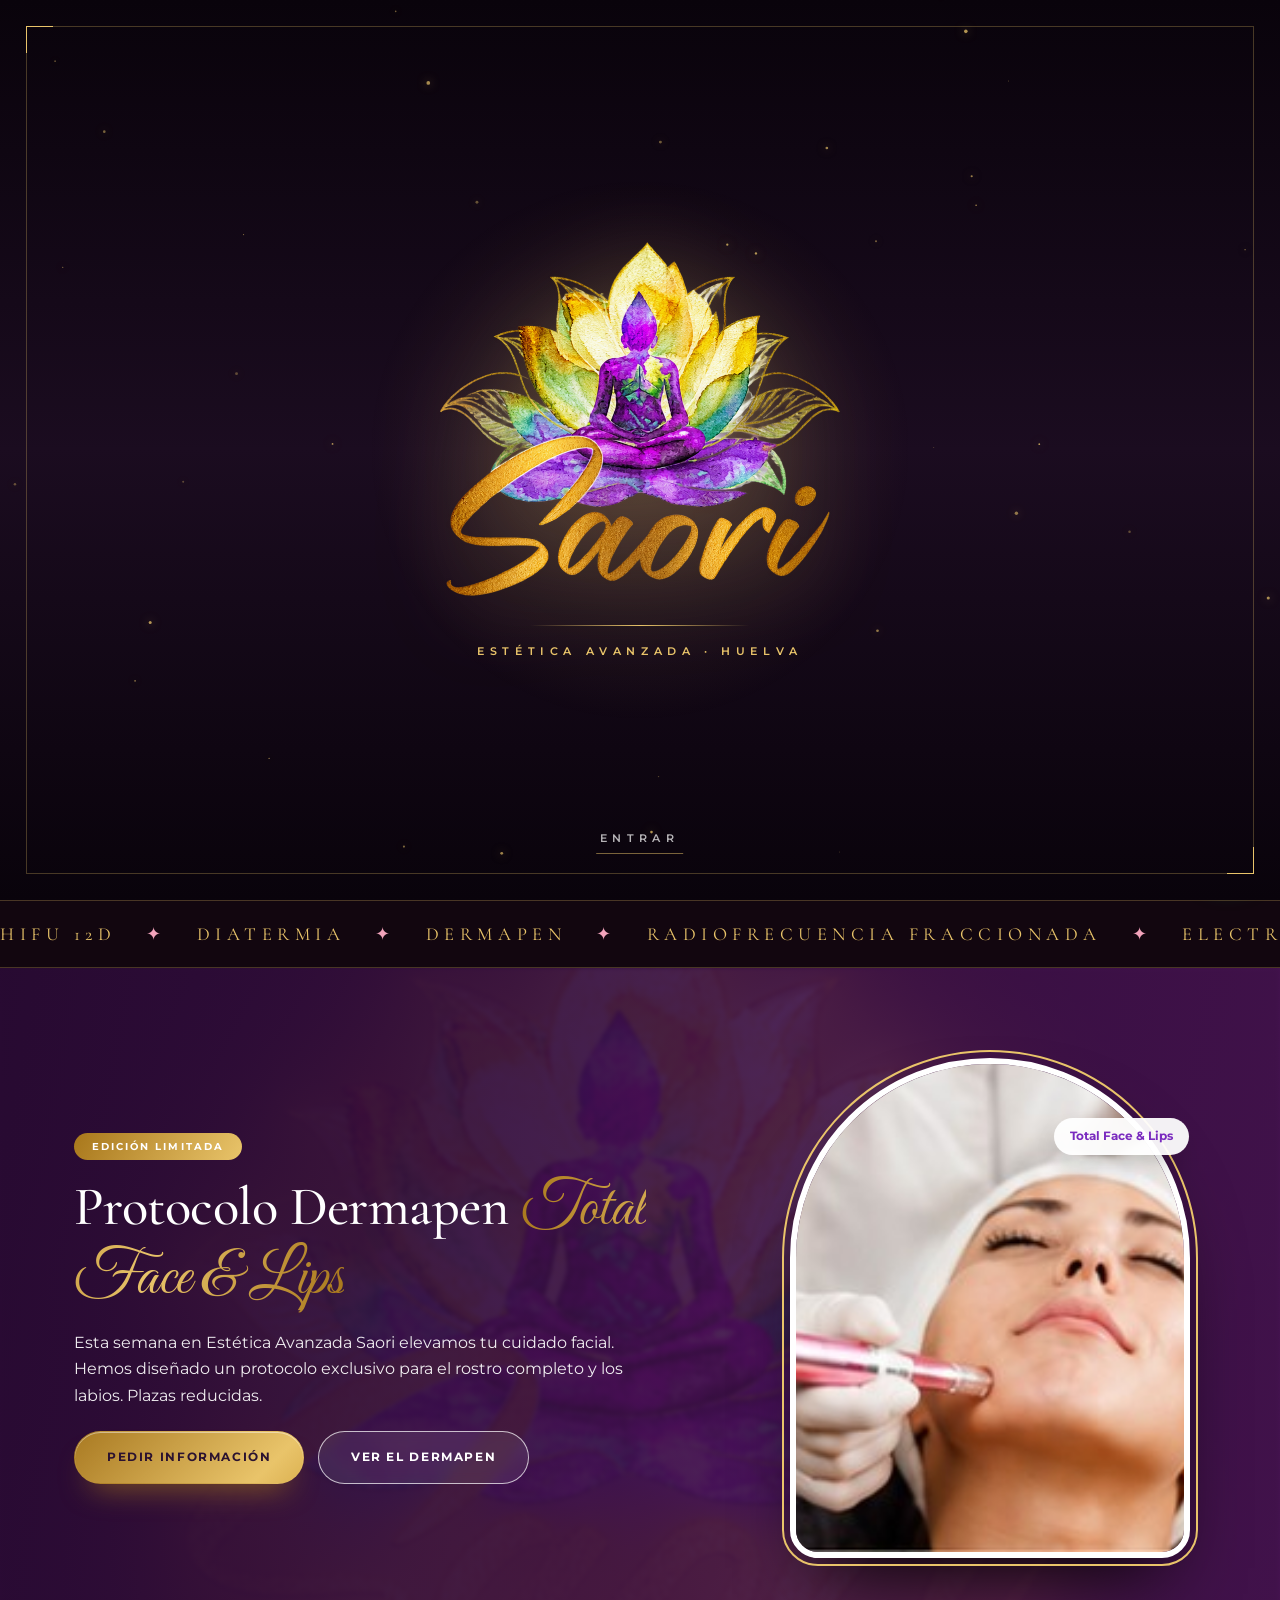
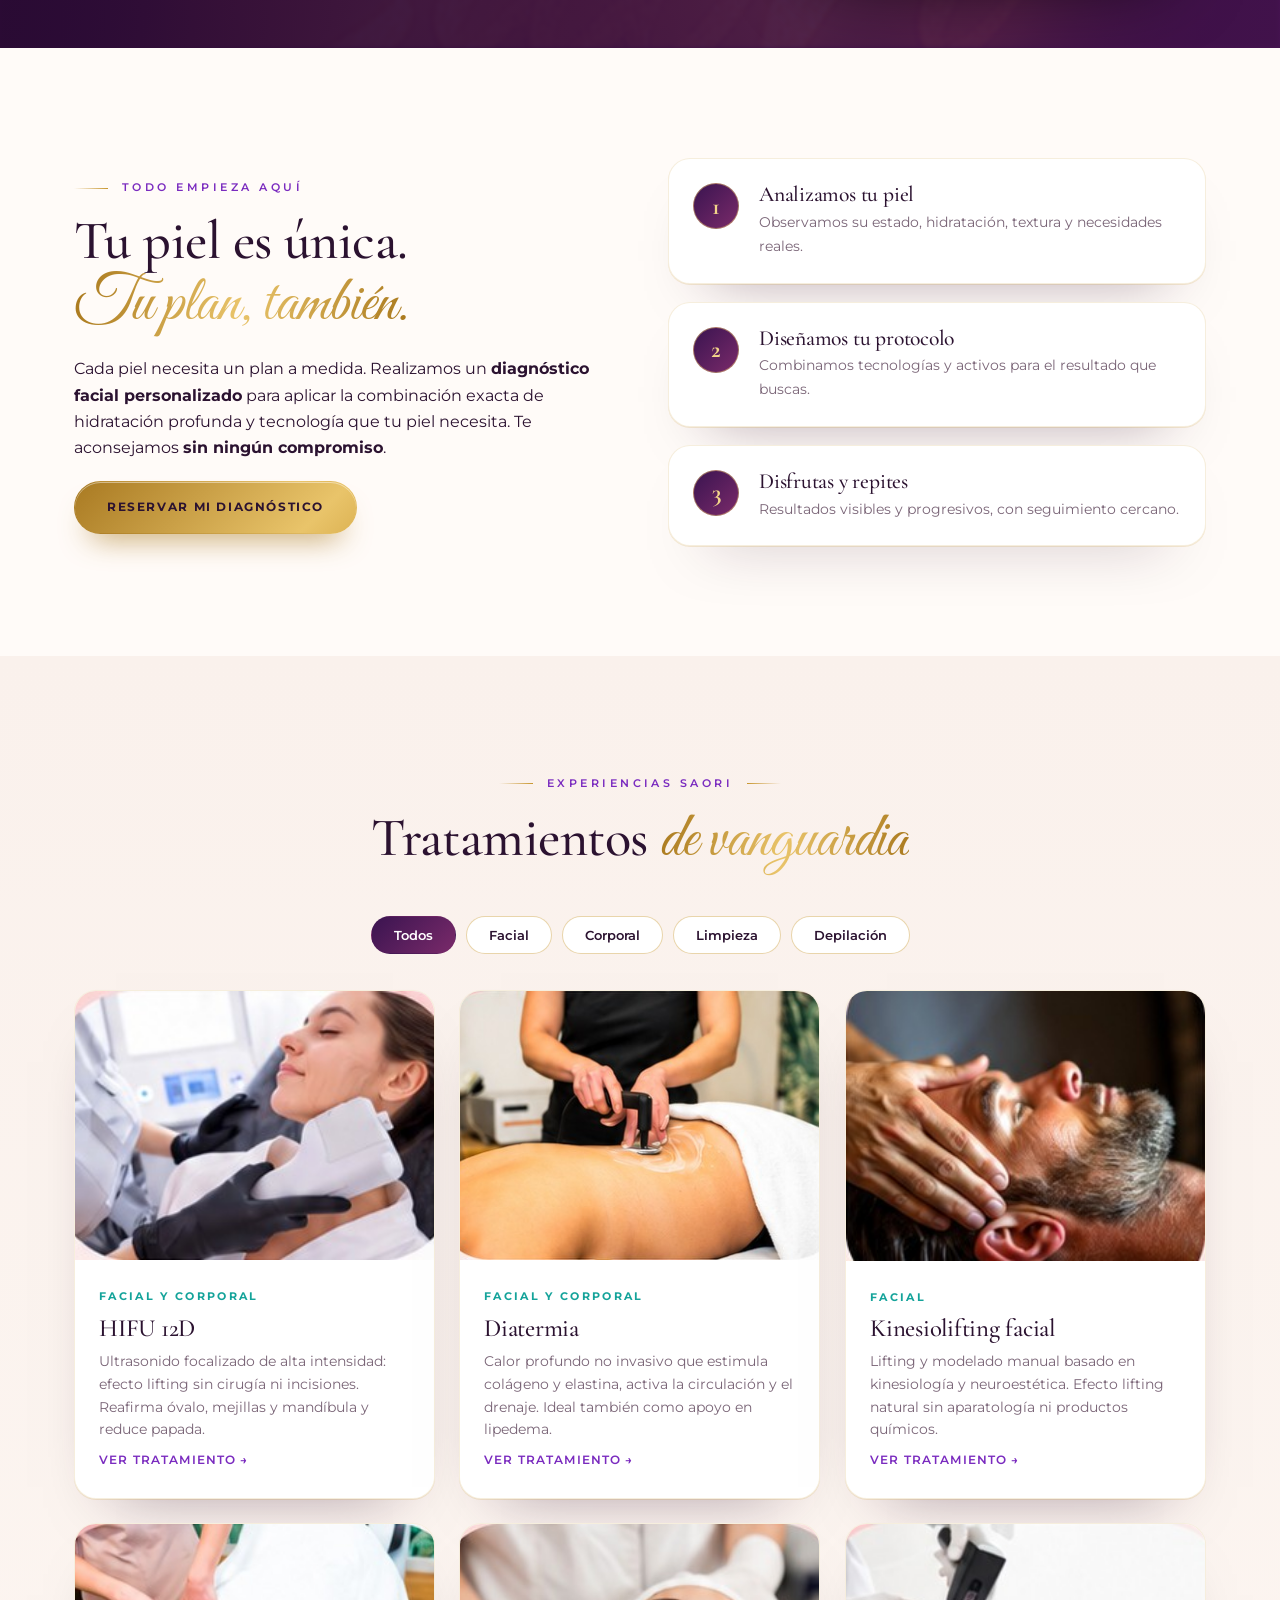
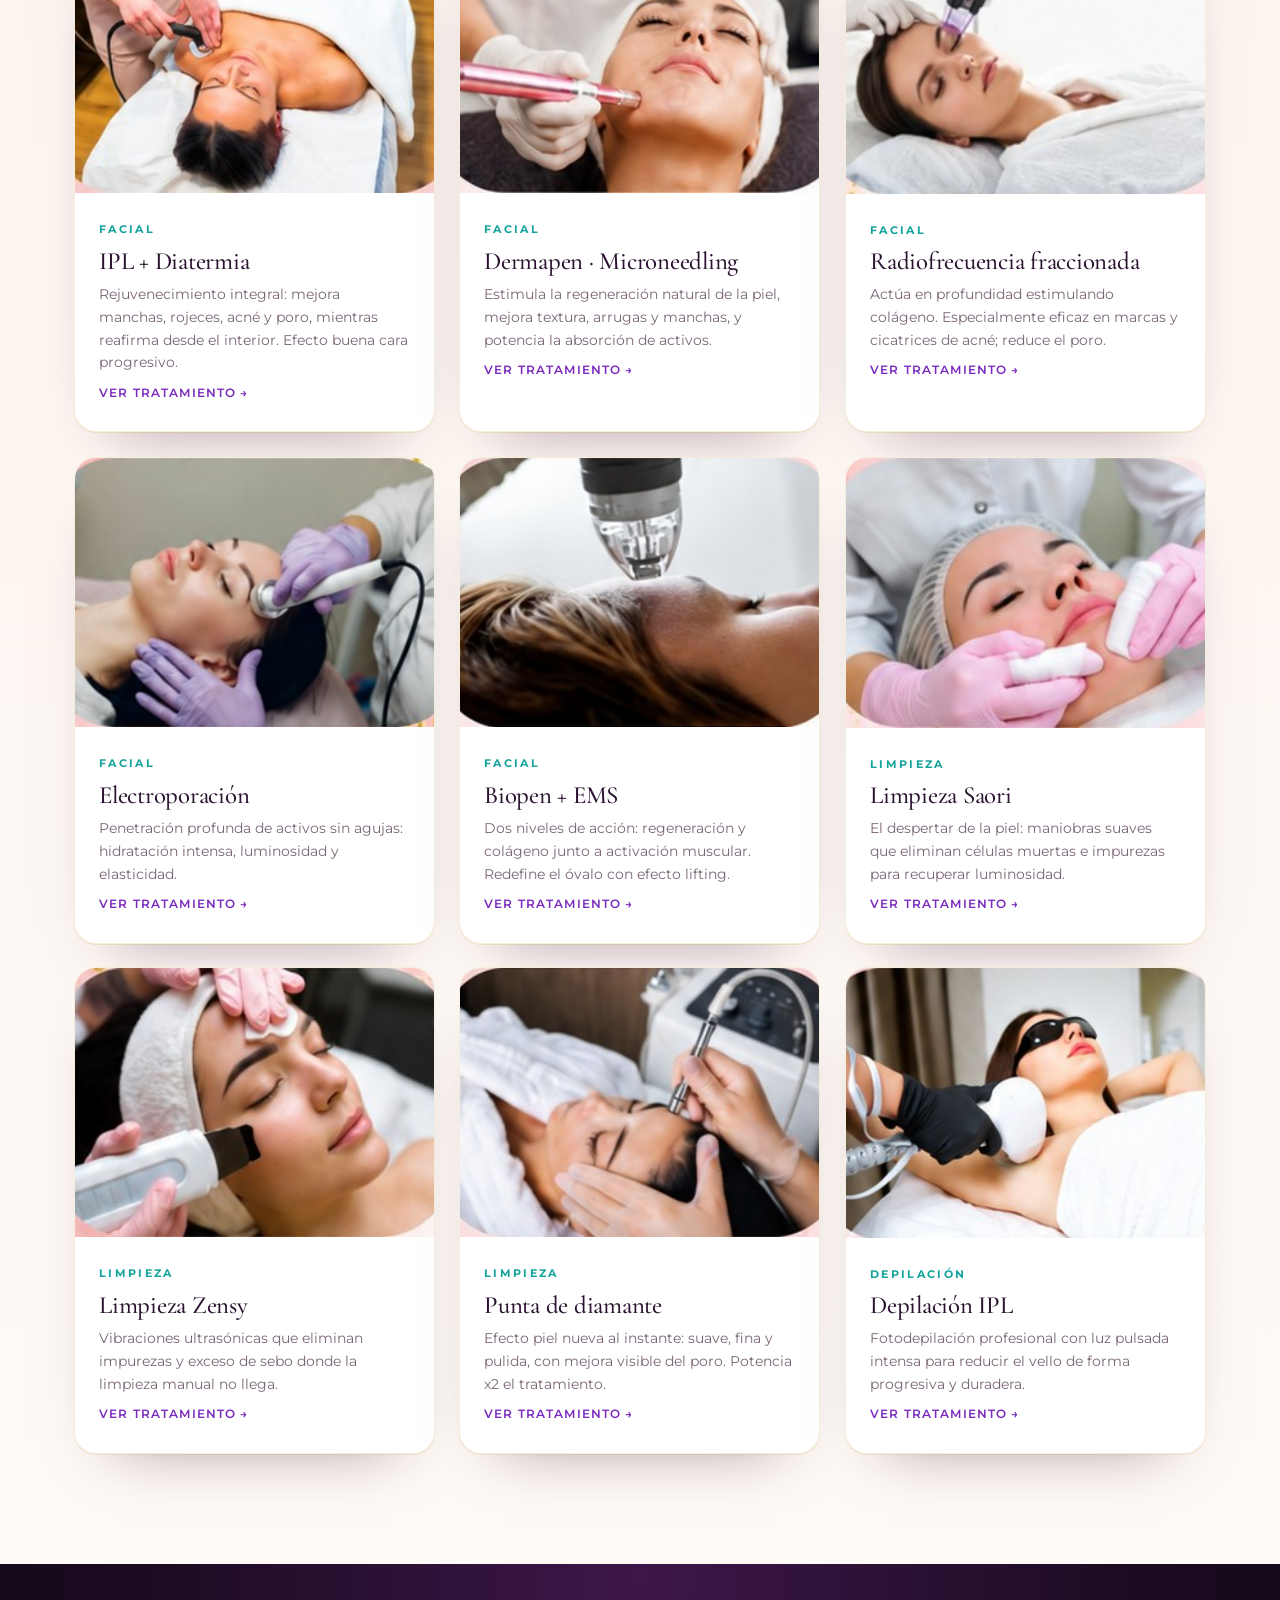
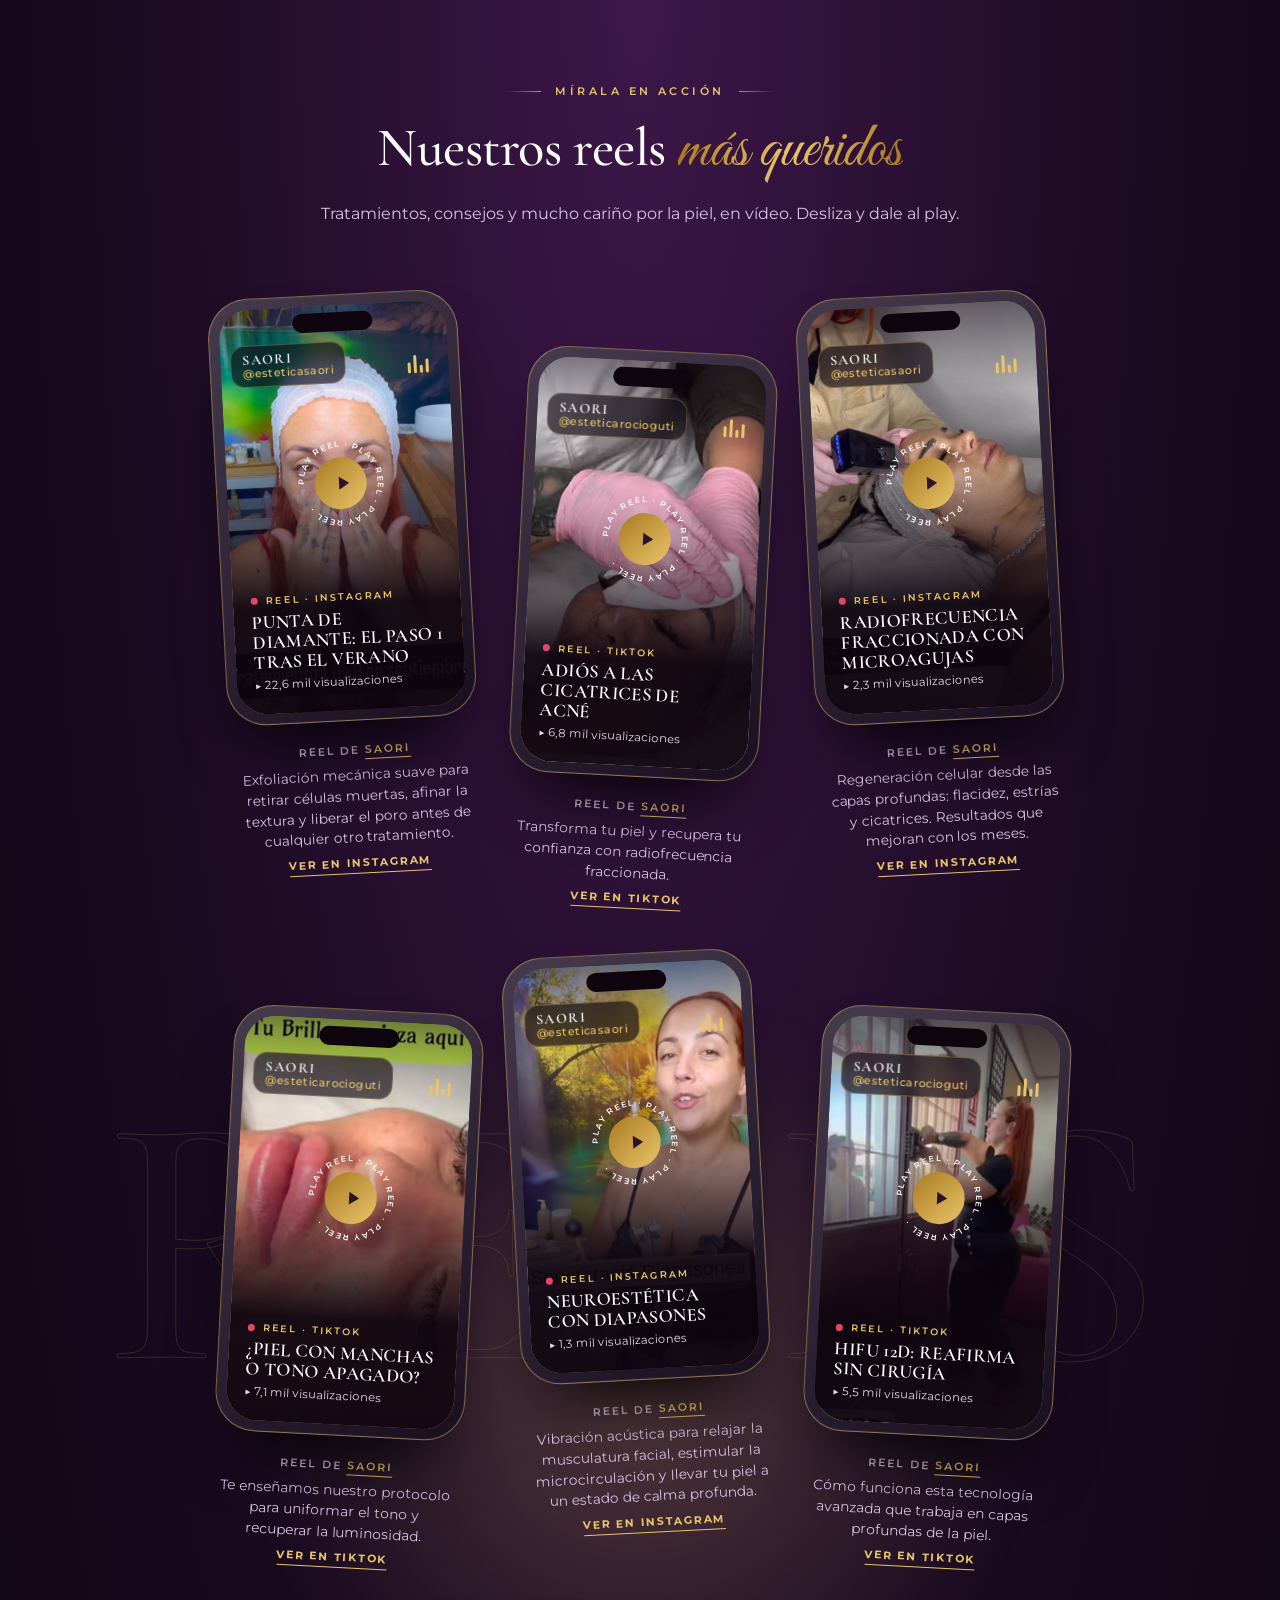
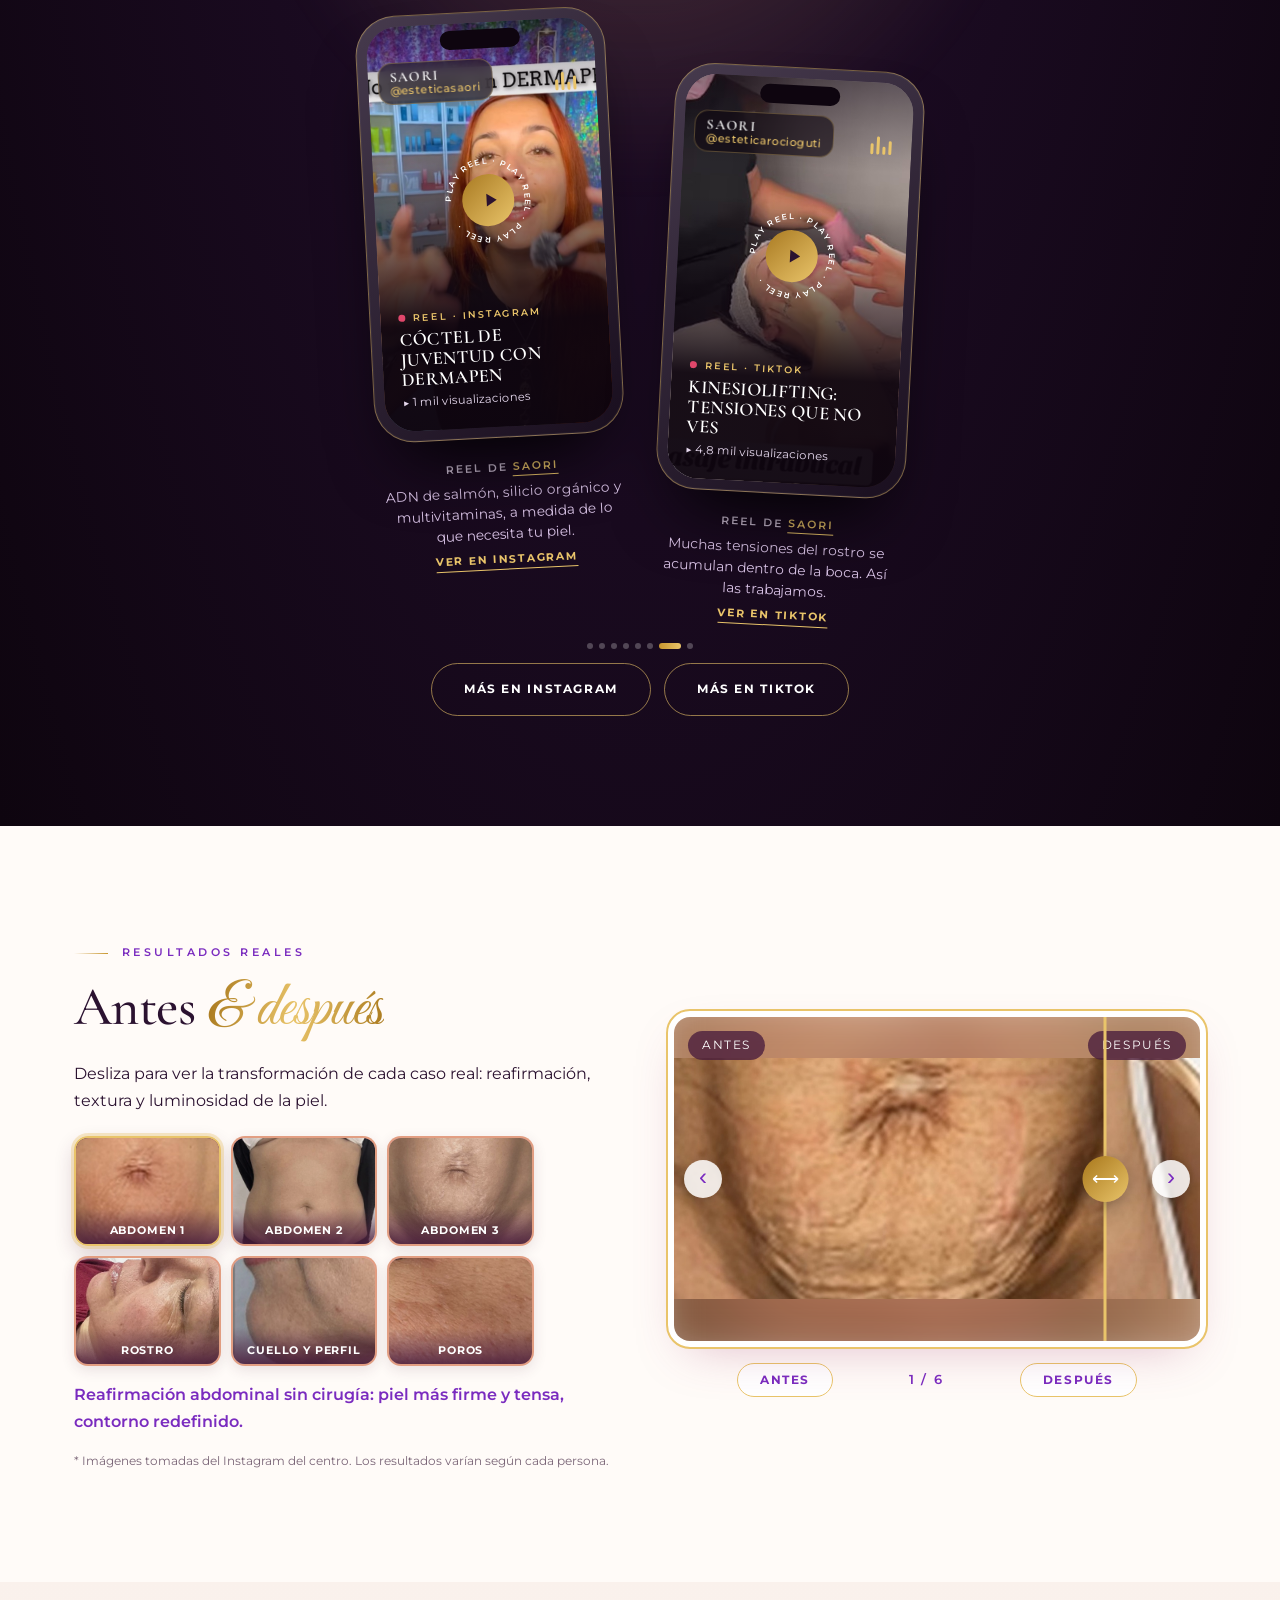
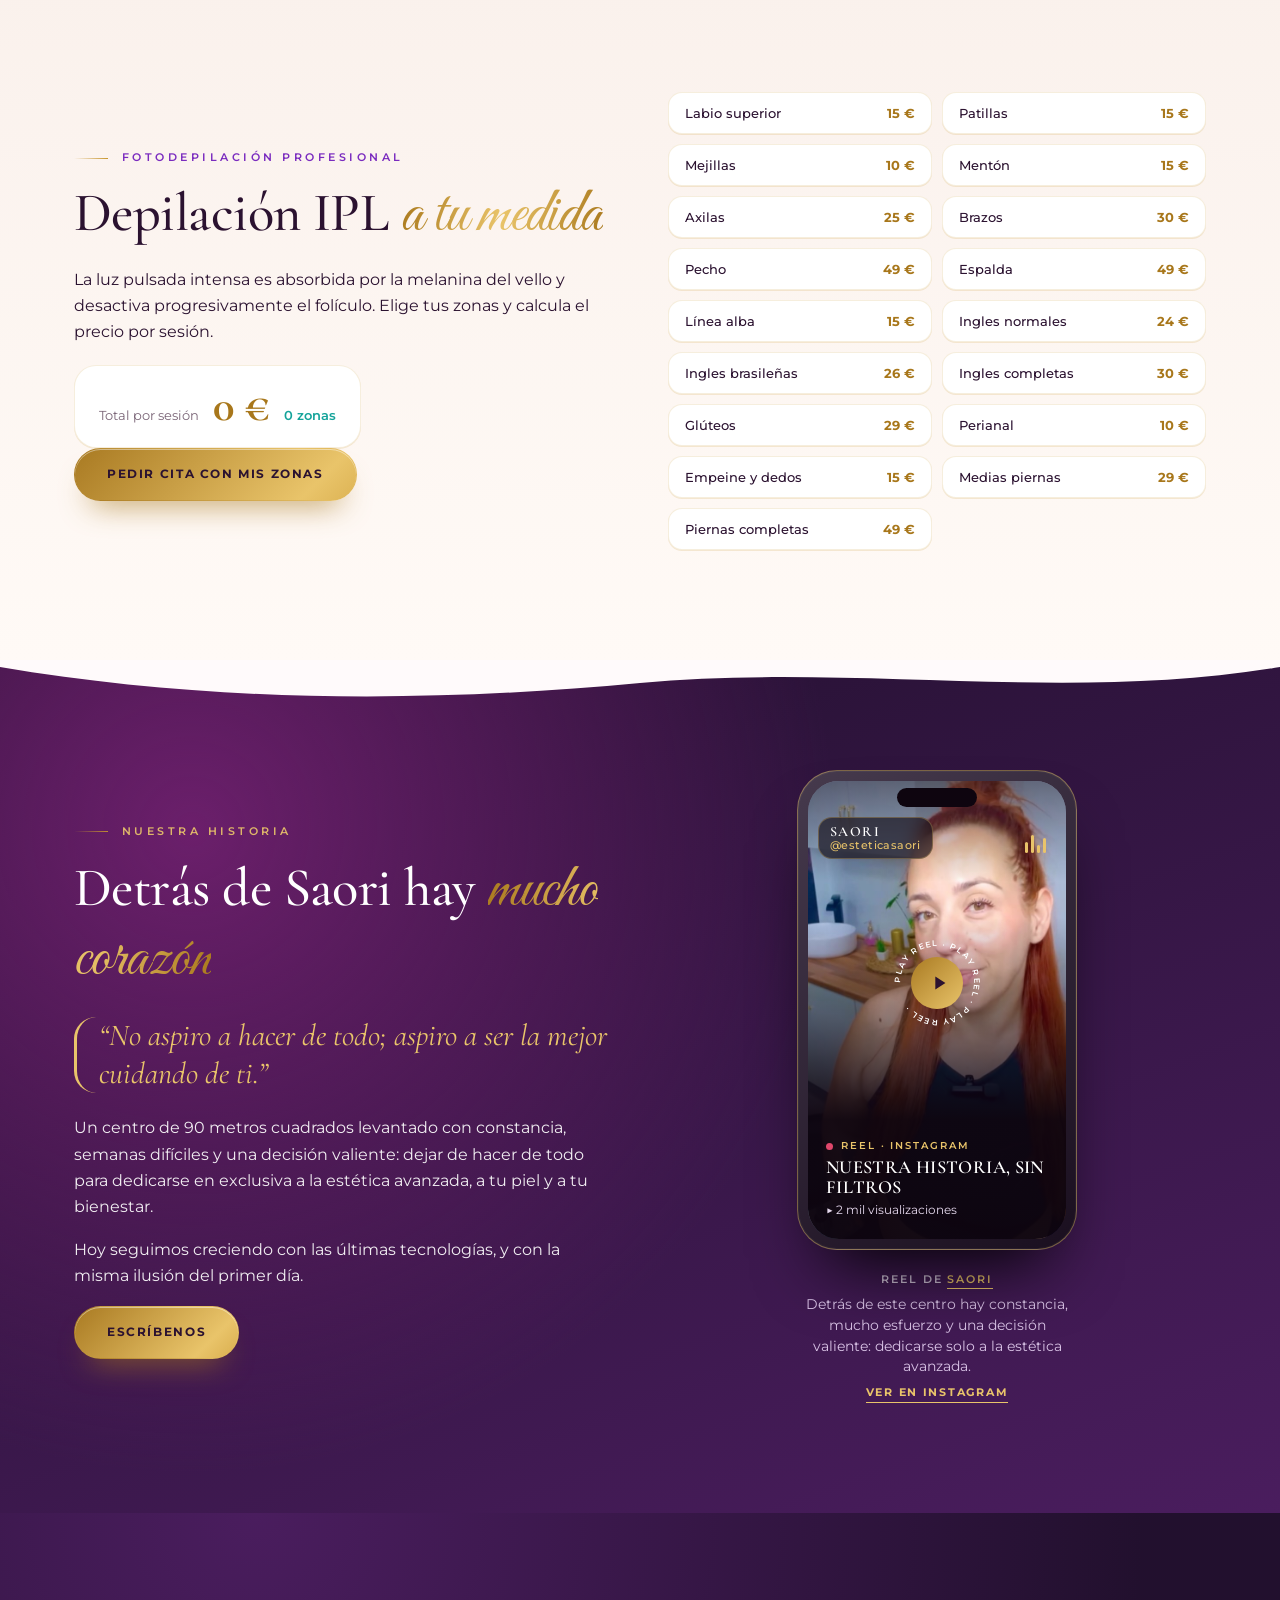
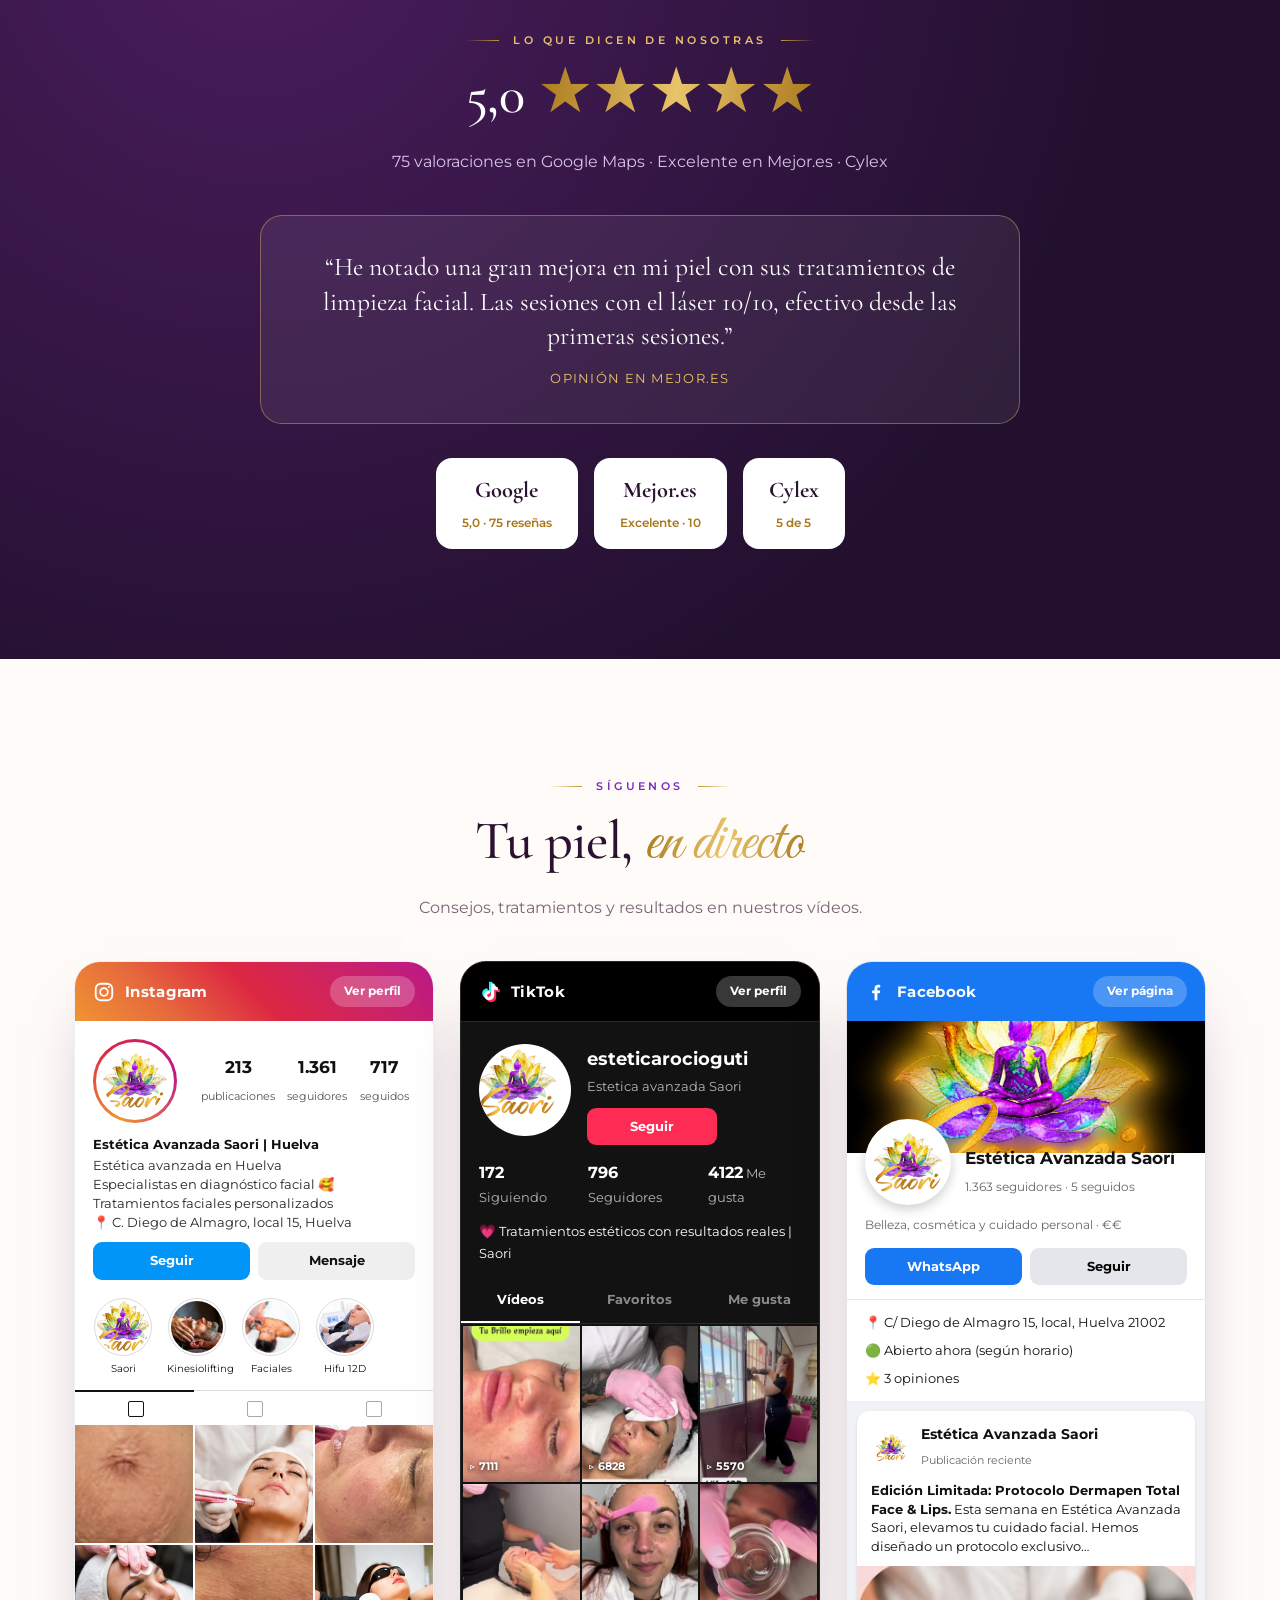
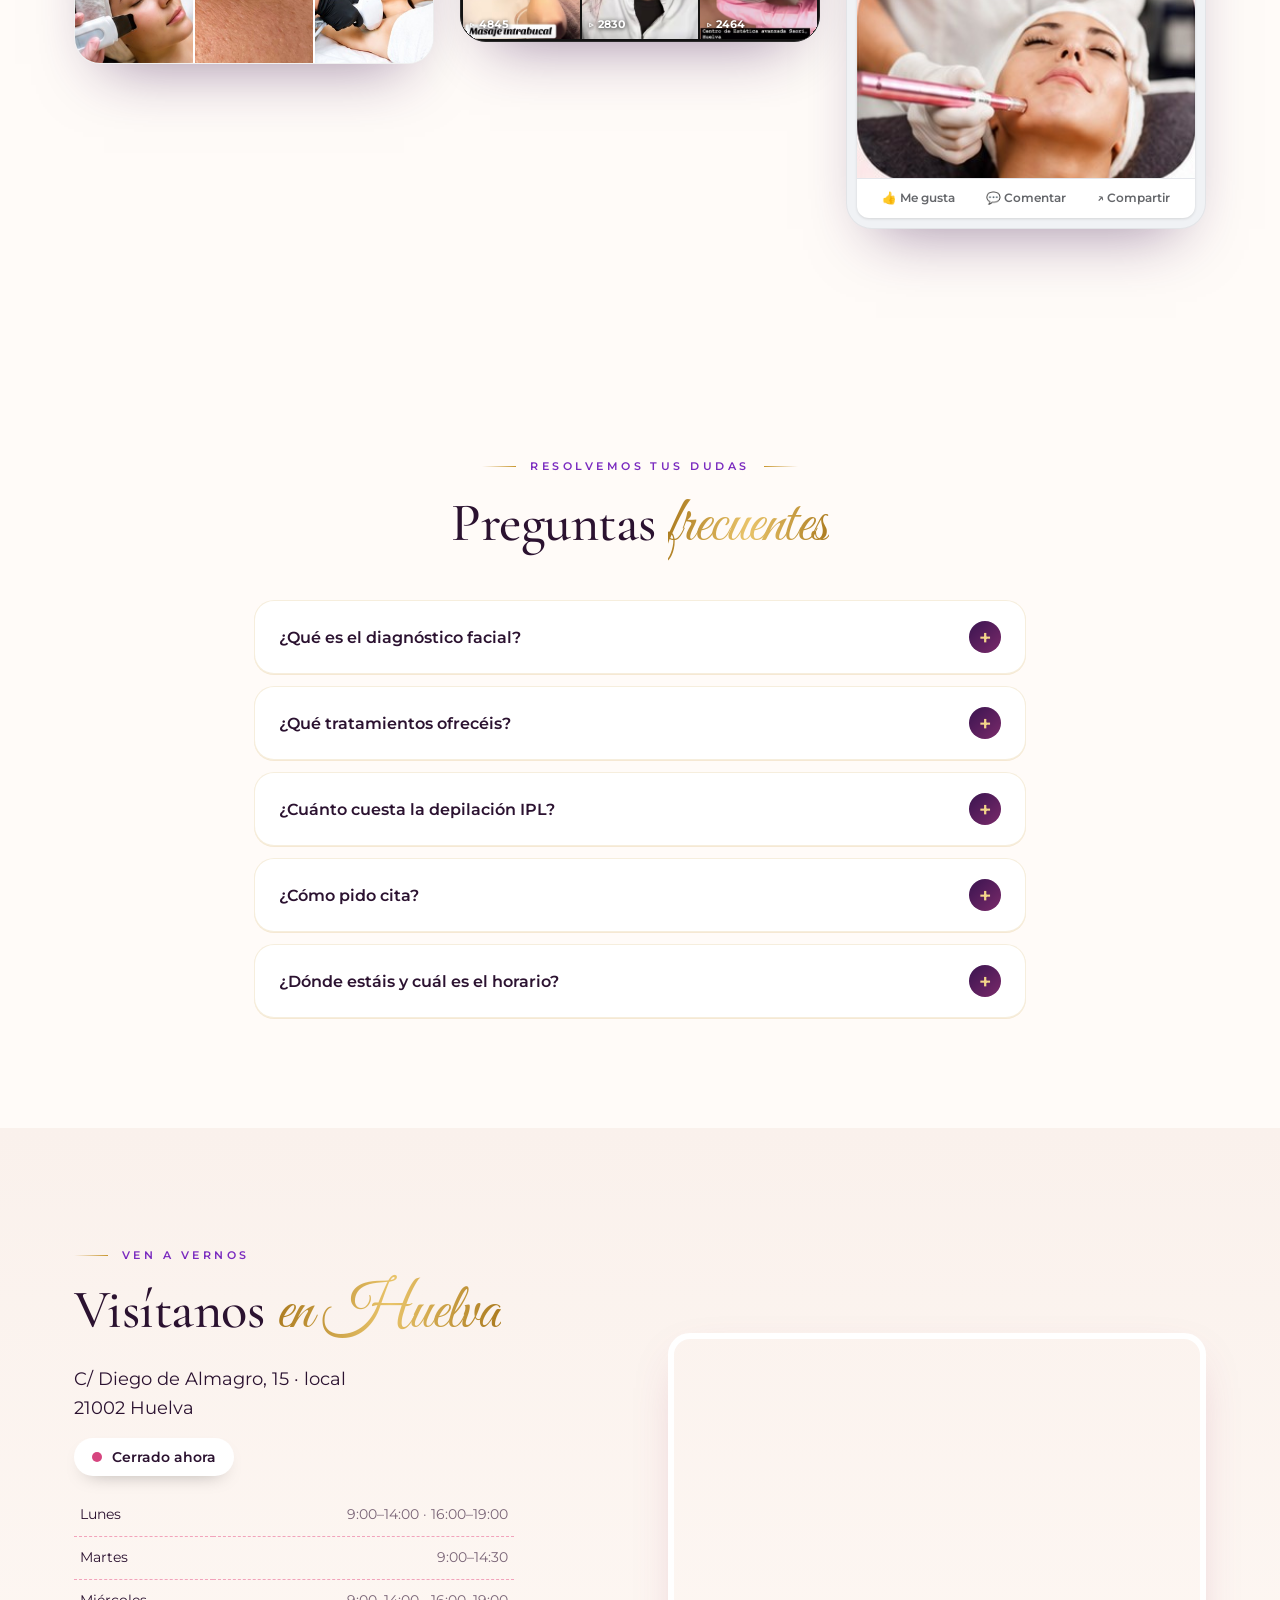
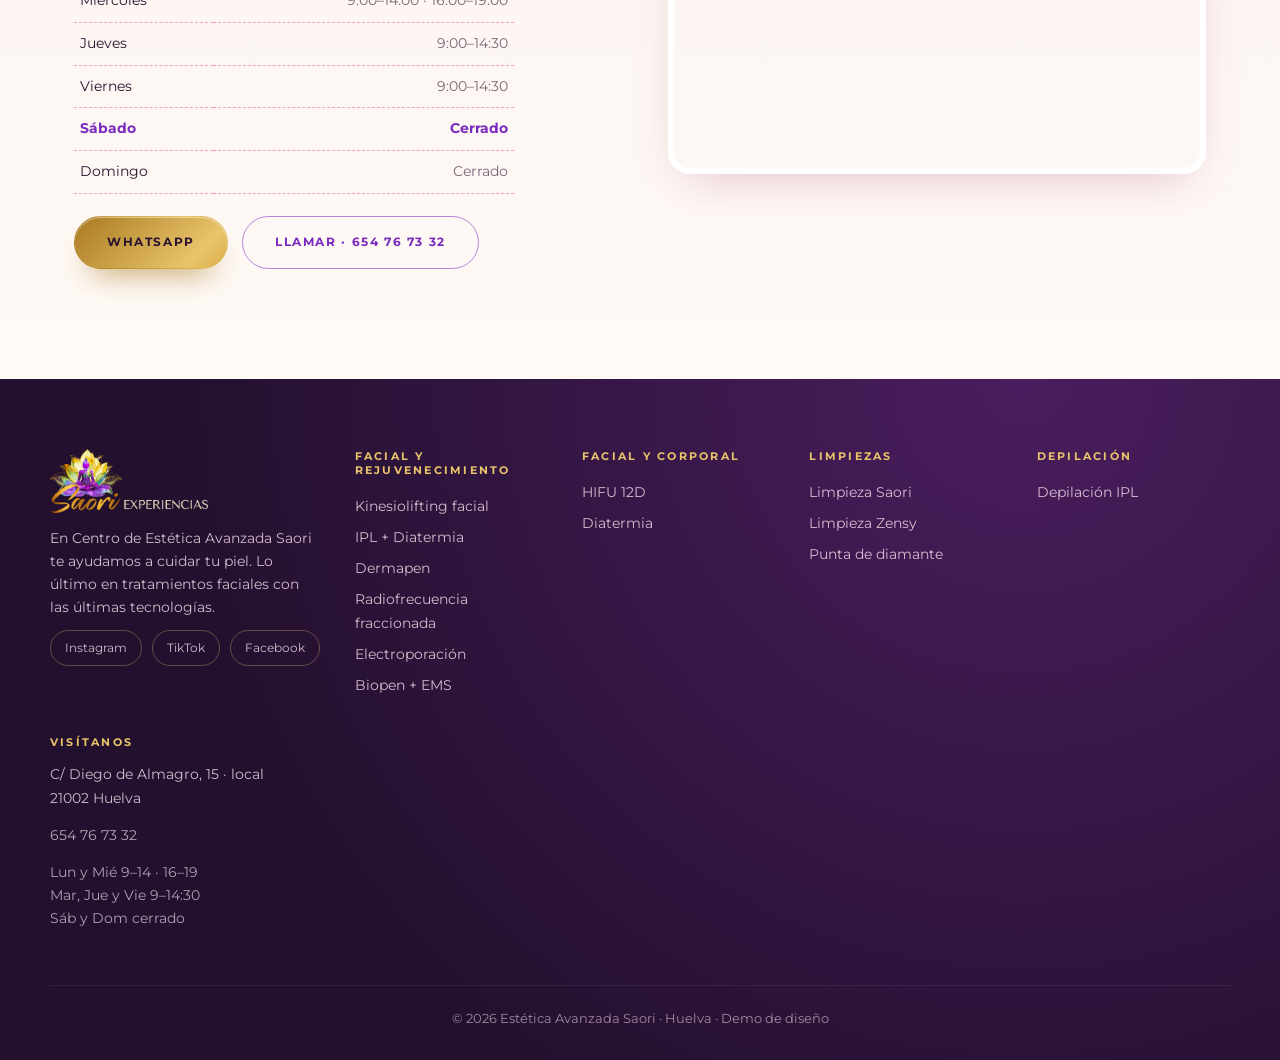
<file: index.html>
<!doctype html>
<html lang="es">
<head>
<meta charset="utf-8">
<meta name="viewport" content="width=device-width, initial-scale=1">
<title>Centro de Estética Avanzada Saori · Huelva</title>
<meta name="description" content="Centro de estética avanzada en Huelva. Diagnóstico facial personalizado, tratamientos faciales y corporales con la última tecnología, y depilación IPL.">
<link rel="icon" href="assets/lotus-saori.png">
<link rel="canonical" href="https://sefiro888.github.io/saori-demo/">
<meta name="theme-color" content="#1b0b22">
<meta property="og:type" content="website">
<meta property="og:site_name" content="Estética Avanzada Saori · Huelva">
<meta property="og:locale" content="es_ES">
<meta property="og:title" content="Centro de Estética Avanzada Saori · Huelva">
<meta property="og:description" content="Diagnóstico facial personalizado y tratamientos faciales y corporales con la última tecnología: HIFU 12D, dermapen, radiofrecuencia, depilación IPL y más. ★ 5,0 en Google. Pide tu cita.">
<meta property="og:url" content="https://sefiro888.github.io/saori-demo/">
<meta property="og:image" content="https://sefiro888.github.io/saori-demo/assets/og-saori.jpg">
<meta property="og:image:width" content="1200">
<meta property="og:image:height" content="630">
<meta property="og:image:alt" content="Logo de Estética Avanzada Saori, Huelva">
<meta name="twitter:card" content="summary_large_image">
<meta name="twitter:title" content="Centro de Estética Avanzada Saori · Huelva">
<meta name="twitter:description" content="Diagnóstico facial personalizado y tratamientos faciales y corporales con la última tecnología: HIFU 12D, dermapen, radiofrecuencia, depilación IPL y más. ★ 5,0 en Google. Pide tu cita.">
<meta name="twitter:image" content="https://sefiro888.github.io/saori-demo/assets/og-saori.jpg">
<link rel="apple-touch-icon" href="assets/lotus-saori.png">

<link rel="preconnect" href="https://fonts.googleapis.com">
<link rel="preconnect" href="https://fonts.gstatic.com" crossorigin>
<link href="https://fonts.googleapis.com/css2?family=Cormorant+Garamond:ital,wght@0,500;0,600;0,700;1,500&family=Great+Vibes&family=Montserrat:wght@400;500;600;700&display=swap" rel="stylesheet">
<link rel="stylesheet" href="styles.css?v=1792570995"><link rel="stylesheet" href="site.css?v=1792570995"><link rel="stylesheet" href="extra.css?v=1792570995"><link rel="stylesheet" href="premium.css?v=1792570995"><link rel="stylesheet" href="viewer.css?v=1792570995"><link rel="stylesheet" href="reelstyle.css?v=1792570995">
<script>try{if(!sessionStorage.getItem("saoriSplash")&&!matchMedia("(prefers-reduced-motion: reduce)").matches)document.documentElement.classList.add("has-splash")}catch(e){}</script>
</head>
<body class="home">
<!-- SPLASH -->
<div class="splash" id="splash" aria-hidden="true">
  <div class="sp-panel sp-top"></div><div class="sp-panel sp-bot"></div>
  <canvas id="splashCv"></canvas>
  <div class="sp-frame"></div>
  <div class="sp-center">
    <div class="sp-logo"><img src="assets/lotus-saori.png" alt=""><i class="sp-shine"></i></div>
    <div class="sp-line"></div>
    <p class="sp-tag" id="spTag">Estética avanzada · Huelva</p>
  </div>
  <button class="sp-skip" id="spSkip" type="button">Entrar</button>
</div>
<!-- /SPLASH -->


<div class="progress" id="progress"></div>
<div class="site-top is-dark" id="siteTop">
  <div class="topbar" aria-label="Información destacada"><div class="ticker"><div class="ticker-track"><span>✦ Pide tu diagnóstico facial sin ningún compromiso</span><span>★ 5,0 en Google · 75 opiniones</span><span>✦ Edición limitada: Protocolo Dermapen Total Face &amp; Lips</span><span>✦ Depilación IPL desde 10 €</span><span>✦ C/ Diego de Almagro 15, local · Huelva</span><span>✦ HIFU 12D · Diatermia · Radiofrecuencia fraccionada</span><span>☎ 654 76 73 32</span><span>✦ Pide tu diagnóstico facial sin ningún compromiso</span><span>★ 5,0 en Google · 75 opiniones</span><span>✦ Edición limitada: Protocolo Dermapen Total Face &amp; Lips</span><span>✦ Depilación IPL desde 10 €</span><span>✦ C/ Diego de Almagro 15, local · Huelva</span><span>✦ HIFU 12D · Diatermia · Radiofrecuencia fraccionada</span><span>☎ 654 76 73 32</span></div></div></div>
  <header class="hdr" id="hdr"><div class="hdr-in">
    <a href="index.html" class="brand" aria-label="Inicio"><img class="lg-light" src="assets/logo.png" alt="Saori Experiencias"><img class="lg-dark" src="assets/logo-light.png" alt=""></a>
    <nav class="dnav" aria-label="Principal">
      <a href="index.html#diagnostico">Diagnóstico</a>
      <div class="has-mega" id="hasMega">
        <button class="mega-btn" aria-expanded="false" aria-haspopup="true">Tratamientos <svg width="11" height="11" viewBox="0 0 12 12"><path d="M2 4l4 4 4-4" fill="none" stroke="currentColor" stroke-width="1.8" stroke-linecap="round"/></svg></button>
        <div class="mega" role="menu"><div class="mega-in">
      <div class="mcols"><div class="mcol"><h4>Facial y rejuvenecimiento</h4><a class="mlink" style="--d:1" href="kinesiolifting-facial.html"><img src="assets/kinesio.jpg" alt="" loading="lazy"><span><b>Kinesiolifting facial</b><small>lifting manual</small></span></a><a class="mlink" style="--d:2" href="ipl-diatermia.html"><img src="assets/ipl.jpg" alt="" loading="lazy"><span><b>IPL + Diatermia</b><small>rejuvenecimiento integral</small></span></a><a class="mlink" style="--d:3" href="dermapen.html"><img src="assets/dermapen.jpg" alt="" loading="lazy"><span><b>Dermapen</b><small>microneedling</small></span></a><a class="mlink" style="--d:4" href="radiofrecuencia-fraccionada.html"><img src="assets/radiofrecuencia.jpg" alt="" loading="lazy"><span><b>Radiofrecuencia fraccionada</b><small>marcas y cicatrices</small></span></a><a class="mlink" style="--d:5" href="electroporacion.html"><img src="assets/electroporacion.jpg" alt="" loading="lazy"><span><b>Electroporación</b><small>sin agujas</small></span></a><a class="mlink" style="--d:6" href="biopen-ems.html"><img src="assets/biopen.jpg" alt="" loading="lazy"><span><b>Biopen + EMS</b><small>reafirmante</small></span></a></div><div class="mcol"><h4>Facial y corporal</h4><a class="mlink" style="--d:7" href="hifu-12d.html"><img src="assets/hifu.jpg" alt="" loading="lazy"><span><b>HIFU 12D</b><small>Facial y corporal</small></span></a><a class="mlink" style="--d:8" href="diatermia.html"><img src="assets/diatermia.jpg" alt="" loading="lazy"><span><b>Diatermia</b><small>Facial y corporal</small></span></a></div><div class="mcol"><h4>Limpiezas</h4><a class="mlink" style="--d:9" href="limpieza-saori.html"><img src="assets/limpieza-saori.jpg" alt="" loading="lazy"><span><b>Limpieza Saori</b><small>el despertar de la piel</small></span></a><a class="mlink" style="--d:10" href="limpieza-zensy.html"><img src="assets/limpieza-zensy.jpg" alt="" loading="lazy"><span><b>Limpieza Zensy</b><small>ultrasonidos</small></span></a><a class="mlink" style="--d:11" href="punta-de-diamante.html"><img src="assets/punta-diamante.jpg" alt="" loading="lazy"><span><b>Punta de diamante</b><small>piel nueva al instante</small></span></a></div><div class="mcol"><h4>Depilación</h4><a class="mlink" style="--d:12" href="depilacion-ipl.html"><img src="assets/depilacion.jpg" alt="" loading="lazy"><span><b>Depilación IPL</b><small>fotodepilación profesional</small></span></a></div></div>
      <a class="mfeat" href="https://wa.me/34654767332?text=Hola%2C%20quiero%20pedir%20mi%20diagn%C3%B3stico%20facial" target="_blank" rel="noopener">
        <img src="assets/emblema.jpg" alt="">
        <div><em>Todo empieza aquí</em><b>Diagnóstico facial</b><span>Sin ningún compromiso. Te aconsejamos el plan exacto para tu piel.</span><i>Reservar ahora →</i></div>
      </a></div></div>
      </div>
      <a href="index.html#reels">Reels</a>
      <a href="index.html#resultados">Resultados</a>
      <a href="depilacion-ipl.html">Depilación</a>
      <a href="index.html#opiniones">Opiniones</a>
      <a href="index.html#visitanos">Contacto</a>
    </nav>
    <a class="btn btn-gold hdr-cta" href="https://wa.me/34654767332?text=Hola%2C%20quiero%20pedir%20mi%20diagn%C3%B3stico%20facial" target="_blank" rel="noopener"><span>Pedir cita</span></a>
    <button class="burger" id="burger" aria-label="Abrir menú" aria-expanded="false"><span></span><span></span><span></span></button>
  </div></header>
</div>
<div class="mnav" id="mnav" aria-hidden="true">
  <div class="mnav-in">
    <a href="index.html#diagnostico" style="--i:1">Diagnóstico</a>
    <button class="m-acc" id="mAcc" style="--i:2" aria-expanded="false">Tratamientos <i>+</i></button>
    <div class="m-panel" id="mPanel"><div><p class="m-sub">Facial y rejuvenecimiento</p><a href="kinesiolifting-facial.html">Kinesiolifting facial</a><a href="ipl-diatermia.html">IPL + Diatermia</a><a href="dermapen.html">Dermapen</a><a href="radiofrecuencia-fraccionada.html">Radiofrecuencia fraccionada</a><a href="electroporacion.html">Electroporación</a><a href="biopen-ems.html">Biopen + EMS</a><p class="m-sub">Facial y corporal</p><a href="hifu-12d.html">HIFU 12D</a><a href="diatermia.html">Diatermia</a><p class="m-sub">Limpiezas</p><a href="limpieza-saori.html">Limpieza Saori</a><a href="limpieza-zensy.html">Limpieza Zensy</a><a href="punta-de-diamante.html">Punta de diamante</a><p class="m-sub">Depilación</p><a href="depilacion-ipl.html">Depilación IPL</a></div></div>
    <a href="index.html#reels" style="--i:3">Reels</a>
    <a href="index.html#resultados" style="--i:3">Resultados</a>
    <a href="depilacion-ipl.html" style="--i:4">Depilación</a>
    <a href="index.html#opiniones" style="--i:5">Opiniones</a>
    <a href="index.html#visitanos" style="--i:6">Contacto</a>
    <a class="btn btn-gold m-cta" href="https://wa.me/34654767332?text=Hola%2C%20quiero%20pedir%20mi%20diagn%C3%B3stico%20facial" target="_blank" rel="noopener" style="--i:7">Pedir mi diagnóstico</a>
    <p class="m-contact" style="--i:8">☎ 654 76 73 32 · C/ Diego de Almagro 15, Huelva</p>
  </div>
</div>

<main id="inicio">
<!-- HERO -->
<section class="hero">
  <canvas id="sparkles" aria-hidden="true"></canvas>
  <div class="blob b1"></div><div class="blob b2"></div><div class="blob b3"></div>
  <div class="hero-inner">
    <div class="hero-text reveal">
      <p class="eyebrow">Centro especializado en el cuidado de la piel</p>
      <h1>Cuidamos tu piel,<br><span class="script">redescubre tu belleza</span></h1>
      <p class="lead">Lo último en tratamientos faciales con las tecnologías más avanzadas. Un centro en constante crecimiento donde cada piel recibe un plan a medida.</p>
      <p class="rotline">Especialistas en <b id="rot">diagnóstico facial</b></p>
      <div class="hero-actions">
        <a class="btn btn-gold" href="https://wa.me/34654767332?text=Hola%2C%20quiero%20pedir%20mi%20diagn%C3%B3stico%20facial" target="_blank" rel="noopener">Pide tu diagnóstico facial</a>
        <a class="btn btn-ghost" href="#tratamientos">Ver tratamientos</a>
      </div>
      <ul class="hero-stats">
        <li><b data-count="5" data-dec="1">0</b><span>★ valoración en Google</span></li>
        <li><b data-count="75">0</b><span>opiniones de clientes</span></li>
        <li><b data-count="12">0</b><span>tratamientos y servicios</span></li>
      </ul>
    </div>
    <div class="hero-visual reveal">
      <div class="halo"></div>
      <img class="lotus-hero" src="assets/logo-rosa.jpg" alt="Saori, loto meditativo">
      <span class="chip c1">Diagnóstico facial</span>
      <span class="chip c2">HIFU 12D</span>
      <span class="chip c3">Dermapen</span>
      <span class="chip c4">IPL</span>
    </div>
  </div>
  <a href="#diagnostico" class="scroll-hint" aria-label="Bajar">↓</a>
</section>

<!-- Banda de tecnologías -->
<div class="band" aria-hidden="true">
  <div class="band-track">
    <span>HIFU 12D</span><i>✦</i><span>DIATERMIA</span><i>✦</i><span>DERMAPEN</span><i>✦</i><span>RADIOFRECUENCIA FRACCIONADA</span><i>✦</i><span>ELECTROPORACIÓN</span><i>✦</i><span>BIOPEN + EMS</span><i>✦</i><span>IPL</span><i>✦</i><span>KINESIOLIFTING</span><i>✦</i><span>PUNTA DE DIAMANTE</span><i>✦</i>
    <span>HIFU 12D</span><i>✦</i><span>DIATERMIA</span><i>✦</i><span>DERMAPEN</span><i>✦</i><span>RADIOFRECUENCIA FRACCIONADA</span><i>✦</i><span>ELECTROPORACIÓN</span><i>✦</i><span>BIOPEN + EMS</span><i>✦</i><span>IPL</span><i>✦</i><span>KINESIOLIFTING</span><i>✦</i><span>PUNTA DE DIAMANTE</span><i>✦</i>
  </div>
</div>

<!-- PROMO -->
<section class="promo">
  <div class="promo-bg"></div>
  <div class="wrap promo-in">
    <div class="reveal"><span class="pill">Edición limitada</span>
      <h2>Protocolo Dermapen <span class="script">Total Face &amp; Lips</span></h2>
      <p>Esta semana en Estética Avanzada Saori elevamos tu cuidado facial. Hemos diseñado un protocolo exclusivo para el rostro completo y los labios. Plazas reducidas.</p>
      <div class="hero-actions"><a class="btn btn-gold" href="https://wa.me/34654767332?text=Hola%2C%20quiero%20informaci%C3%B3n%20del%20Protocolo%20Dermapen%20Total%20Face%20%26%20Lips" target="_blank" rel="noopener">Pedir información</a><a class="btn btn-light" href="dermapen.html">Ver el dermapen</a></div></div>
    <div class="promo-img reveal"><img src="assets/dermapen.jpg" alt="Dermapen"><span class="float f1">Total Face &amp; Lips</span></div>
  </div>
</section>

<!-- DIAGNÓSTICO -->
<section class="section" id="diagnostico">
  <div class="wrap two">
    <div class="reveal">
      <p class="eyebrow">Todo empieza aquí</p>
      <h2>Tu piel es única.<br><span class="script">Tu plan, también.</span></h2>
      <p>Cada piel necesita un plan a medida. Realizamos un <strong>diagnóstico facial personalizado</strong> para aplicar la combinación exacta de hidratación profunda y tecnología que tu piel necesita. Te aconsejamos <strong>sin ningún compromiso</strong>.</p>
      <a class="btn btn-gold" href="https://wa.me/34654767332?text=Hola%2C%20quiero%20pedir%20mi%20diagn%C3%B3stico%20facial" target="_blank" rel="noopener">Reservar mi diagnóstico</a>
    </div>
    <ol class="steps reveal">
      <li><span>1</span><div><h3>Analizamos tu piel</h3><p>Observamos su estado, hidratación, textura y necesidades reales.</p></div></li>
      <li><span>2</span><div><h3>Diseñamos tu protocolo</h3><p>Combinamos tecnologías y activos para el resultado que buscas.</p></div></li>
      <li><span>3</span><div><h3>Disfrutas y repites</h3><p>Resultados visibles y progresivos, con seguimiento cercano.</p></div></li>
    </ol>
  </div>
</section>

<!-- TRATAMIENTOS -->
<section class="section tint" id="tratamientos">
  <div class="wrap">
    <div class="head reveal">
      <p class="eyebrow">Experiencias Saori</p>
      <h2>Tratamientos <span class="script">de vanguardia</span></h2>
    </div>
    <div class="tabs reveal" id="tabs" role="tablist">
      <button class="tab on" data-f="all">Todos</button>
      <button class="tab" data-f="facial">Facial</button>
      <button class="tab" data-f="corporal">Corporal</button>
      <button class="tab" data-f="limpieza">Limpieza</button>
      <button class="tab" data-f="depil">Depilación</button>
    </div>
    <div class="grid" id="grid">
      <a class="card tilt" href="hifu-12d.html" data-cat="facial corporal"><img src="assets/hifu.jpg" alt="HIFU 12D" loading="lazy"><div class="card-b"><span class="tag">Facial y corporal</span><h3>HIFU 12D</h3><p>Ultrasonido focalizado de alta intensidad: efecto lifting sin cirugía ni incisiones. Reafirma óvalo, mejillas y mandíbula y reduce papada.</p><span class="more">Ver tratamiento →</span></div></a>
      <a class="card tilt" href="diatermia.html" data-cat="facial corporal"><img src="assets/diatermia.jpg" alt="Diatermia" loading="lazy"><div class="card-b"><span class="tag">Facial y corporal</span><h3>Diatermia</h3><p>Calor profundo no invasivo que estimula colágeno y elastina, activa la circulación y el drenaje. Ideal también como apoyo en lipedema.</p><span class="more">Ver tratamiento →</span></div></a>
      <a class="card tilt" href="kinesiolifting-facial.html" data-cat="facial"><img src="assets/kinesio.jpg" alt="Kinesiolifting" loading="lazy"><div class="card-b"><span class="tag">Facial</span><h3>Kinesiolifting facial</h3><p>Lifting y modelado manual basado en kinesiología y neuroestética. Efecto lifting natural sin aparatología ni productos químicos.</p><span class="more">Ver tratamiento →</span></div></a>
      <a class="card tilt" href="ipl-diatermia.html" data-cat="facial"><img src="assets/ipl.jpg" alt="IPL + Diatermia" loading="lazy"><div class="card-b"><span class="tag">Facial</span><h3>IPL + Diatermia</h3><p>Rejuvenecimiento integral: mejora manchas, rojeces, acné y poro, mientras reafirma desde el interior. Efecto buena cara progresivo.</p><span class="more">Ver tratamiento →</span></div></a>
      <a class="card tilt" href="dermapen.html" data-cat="facial"><img src="assets/dermapen.jpg" alt="Dermapen" loading="lazy"><div class="card-b"><span class="tag">Facial</span><h3>Dermapen · Microneedling</h3><p>Estimula la regeneración natural de la piel, mejora textura, arrugas y manchas, y potencia la absorción de activos.</p><span class="more">Ver tratamiento →</span></div></a>
      <a class="card tilt" href="radiofrecuencia-fraccionada.html" data-cat="facial"><img src="assets/radiofrecuencia.jpg" alt="Radiofrecuencia fraccionada" loading="lazy"><div class="card-b"><span class="tag">Facial</span><h3>Radiofrecuencia fraccionada</h3><p>Actúa en profundidad estimulando colágeno. Especialmente eficaz en marcas y cicatrices de acné; reduce el poro.</p><span class="more">Ver tratamiento →</span></div></a>
      <a class="card tilt" href="electroporacion.html" data-cat="facial"><img src="assets/electroporacion.jpg" alt="Electroporación" loading="lazy"><div class="card-b"><span class="tag">Facial</span><h3>Electroporación</h3><p>Penetración profunda de activos sin agujas: hidratación intensa, luminosidad y elasticidad.</p><span class="more">Ver tratamiento →</span></div></a>
      <a class="card tilt" href="biopen-ems.html" data-cat="facial"><img src="assets/biopen.jpg" alt="Biopen + EMS" loading="lazy"><div class="card-b"><span class="tag">Facial</span><h3>Biopen + EMS</h3><p>Dos niveles de acción: regeneración y colágeno junto a activación muscular. Redefine el óvalo con efecto lifting.</p><span class="more">Ver tratamiento →</span></div></a>
      <a class="card tilt" href="limpieza-saori.html" data-cat="limpieza"><img src="assets/limpieza-saori.jpg" alt="Limpieza Saori" loading="lazy"><div class="card-b"><span class="tag">Limpieza</span><h3>Limpieza Saori</h3><p>El despertar de la piel: maniobras suaves que eliminan células muertas e impurezas para recuperar luminosidad.</p><span class="more">Ver tratamiento →</span></div></a>
      <a class="card tilt" href="limpieza-zensy.html" data-cat="limpieza"><img src="assets/limpieza-zensy.jpg" alt="Limpieza Zensy" loading="lazy"><div class="card-b"><span class="tag">Limpieza</span><h3>Limpieza Zensy</h3><p>Vibraciones ultrasónicas que eliminan impurezas y exceso de sebo donde la limpieza manual no llega.</p><span class="more">Ver tratamiento →</span></div></a>
      <a class="card tilt" href="punta-de-diamante.html" data-cat="limpieza"><img src="assets/punta-diamante.jpg" alt="Punta de diamante" loading="lazy"><div class="card-b"><span class="tag">Limpieza</span><h3>Punta de diamante</h3><p>Efecto piel nueva al instante: suave, fina y pulida, con mejora visible del poro. Potencia x2 el tratamiento.</p><span class="more">Ver tratamiento →</span></div></a>
      <a class="card tilt" href="depilacion-ipl.html" data-cat="depil"><img src="assets/depilacion.jpg" alt="Depilación IPL" loading="lazy"><div class="card-b"><span class="tag">Depilación</span><h3>Depilación IPL</h3><p>Fotodepilación profesional con luz pulsada intensa para reducir el vello de forma progresiva y duradera.</p><span class="more">Ver tratamiento →</span></div></a>
    </div>
  </div>
</section>

<section class="sec reels-sec" id="reels">
  <span class="reel-bg-text" aria-hidden="true">REELS</span>
  <div class="wrap">
    <div class="head reveal"><p class="eyebrow">Mírala en acción</p><h2>Nuestros reels <span class="script">más queridos</span></h2>
      <p class="muted">Tratamientos, consejos y mucho cariño por la piel, en vídeo. Desliza y dale al play.</p></div>
  </div>
  <div class="rail-wrap"><button class="rail-btn prev" aria-label="Anterior">‹</button><div class="rail reel-row" id="rail"><figure class="reel tilt-l" data-net="ig" data-open="https://www.instagram.com/reel/Dc0zbEcuKp3/embed/" data-link="https://www.instagram.com/reel/Dc0zbEcuKp3/" data-title="Punta de diamante: el paso 1 tras el verano">
  <div class="phone">
    <span class="phone-notch" aria-hidden="true"></span>
    <span class="reel-credit"><b>Saori</b><i>@esteticasaori</i></span>
    <button type="button" class="reel-play" aria-label="Reproducir el reel: Punta de diamante: el paso 1 tras el verano">
      <img src="assets/reels/ig-diamante.jpg" alt="" loading="lazy">
      <span class="reel-ring" aria-hidden="true"><svg viewBox="0 0 120 120"><defs><path id="rcigdiamante" d="M60,60 m-46,0 a46,46 0 1,1 92,0 a46,46 0 1,1 -92,0"/></defs><text><textPath href="#rcigdiamante">PLAY REEL · PLAY REEL · PLAY REEL · </textPath></text></svg><i><svg viewBox="0 0 24 24" fill="currentColor"><path d="M8 5v14l11-7z"/></svg></i></span>
      <span class="reel-eq" aria-hidden="true"><b></b><b></b><b></b><b></b></span>
      <span class="reel-meta"><em><i class="rec"></i> Reel · Instagram</em><strong>Punta de diamante: el paso 1 tras el verano</strong><small>▶ 22,6 mil visualizaciones</small></span>
    </button>
  </div>
  <figcaption><strong class="reel-by">Reel de <a href="https://www.instagram.com/reel/Dc0zbEcuKp3/" target="_blank" rel="noopener">Saori</a></strong><span>Exfoliación mecánica suave para retirar células muertas, afinar la textura y liberar el poro antes de cualquier otro tratamiento.</span>
    <a class="link-arrow" href="https://www.instagram.com/reel/Dc0zbEcuKp3/" target="_blank" rel="noopener">Ver en Instagram</a></figcaption>
</figure><figure class="reel tilt-r" data-net="tt" data-open="https://www.tiktok.com/embed/v2/7601842837633748246" data-link="https://www.tiktok.com/@esteticarocioguti/video/7601842837633748246" data-title="Adiós a las cicatrices de acné">
  <div class="phone">
    <span class="phone-notch" aria-hidden="true"></span>
    <span class="reel-credit"><b>Saori</b><i>@esteticarocioguti</i></span>
    <button type="button" class="reel-play" aria-label="Reproducir el reel: Adiós a las cicatrices de acné">
      <img src="assets/reels/tt-acne.jpg" alt="" loading="lazy">
      <span class="reel-ring" aria-hidden="true"><svg viewBox="0 0 120 120"><defs><path id="rcttacne" d="M60,60 m-46,0 a46,46 0 1,1 92,0 a46,46 0 1,1 -92,0"/></defs><text><textPath href="#rcttacne">PLAY REEL · PLAY REEL · PLAY REEL · </textPath></text></svg><i><svg viewBox="0 0 24 24" fill="currentColor"><path d="M8 5v14l11-7z"/></svg></i></span>
      <span class="reel-eq" aria-hidden="true"><b></b><b></b><b></b><b></b></span>
      <span class="reel-meta"><em><i class="rec"></i> Reel · TikTok</em><strong>Adiós a las cicatrices de acné</strong><small>▶ 6,8 mil visualizaciones</small></span>
    </button>
  </div>
  <figcaption><strong class="reel-by">Reel de <a href="https://www.tiktok.com/@esteticarocioguti/video/7601842837633748246" target="_blank" rel="noopener">Saori</a></strong><span>Transforma tu piel y recupera tu confianza con radiofrecuencia fraccionada.</span>
    <a class="link-arrow" href="https://www.tiktok.com/@esteticarocioguti/video/7601842837633748246" target="_blank" rel="noopener">Ver en TikTok</a></figcaption>
</figure><figure class="reel tilt-l" data-net="ig" data-open="https://www.instagram.com/reel/DU3HqBPDNI4/embed/" data-link="https://www.instagram.com/reel/DU3HqBPDNI4/" data-title="Radiofrecuencia fraccionada con microagujas">
  <div class="phone">
    <span class="phone-notch" aria-hidden="true"></span>
    <span class="reel-credit"><b>Saori</b><i>@esteticasaori</i></span>
    <button type="button" class="reel-play" aria-label="Reproducir el reel: Radiofrecuencia fraccionada con microagujas">
      <img src="assets/reels/ig-rf.jpg" alt="" loading="lazy">
      <span class="reel-ring" aria-hidden="true"><svg viewBox="0 0 120 120"><defs><path id="rcigrf" d="M60,60 m-46,0 a46,46 0 1,1 92,0 a46,46 0 1,1 -92,0"/></defs><text><textPath href="#rcigrf">PLAY REEL · PLAY REEL · PLAY REEL · </textPath></text></svg><i><svg viewBox="0 0 24 24" fill="currentColor"><path d="M8 5v14l11-7z"/></svg></i></span>
      <span class="reel-eq" aria-hidden="true"><b></b><b></b><b></b><b></b></span>
      <span class="reel-meta"><em><i class="rec"></i> Reel · Instagram</em><strong>Radiofrecuencia fraccionada con microagujas</strong><small>▶ 2,3 mil visualizaciones</small></span>
    </button>
  </div>
  <figcaption><strong class="reel-by">Reel de <a href="https://www.instagram.com/reel/DU3HqBPDNI4/" target="_blank" rel="noopener">Saori</a></strong><span>Regeneración celular desde las capas profundas: flacidez, estrías y cicatrices. Resultados que mejoran con los meses.</span>
    <a class="link-arrow" href="https://www.instagram.com/reel/DU3HqBPDNI4/" target="_blank" rel="noopener">Ver en Instagram</a></figcaption>
</figure><figure class="reel tilt-r" data-net="tt" data-open="https://www.tiktok.com/embed/v2/7620003087901674774" data-link="https://www.tiktok.com/@esteticarocioguti/video/7620003087901674774" data-title="¿Piel con manchas o tono apagado?">
  <div class="phone">
    <span class="phone-notch" aria-hidden="true"></span>
    <span class="reel-credit"><b>Saori</b><i>@esteticarocioguti</i></span>
    <button type="button" class="reel-play" aria-label="Reproducir el reel: ¿Piel con manchas o tono apagado?">
      <img src="assets/reels/tt-manchas.jpg" alt="" loading="lazy">
      <span class="reel-ring" aria-hidden="true"><svg viewBox="0 0 120 120"><defs><path id="rcttmanchas" d="M60,60 m-46,0 a46,46 0 1,1 92,0 a46,46 0 1,1 -92,0"/></defs><text><textPath href="#rcttmanchas">PLAY REEL · PLAY REEL · PLAY REEL · </textPath></text></svg><i><svg viewBox="0 0 24 24" fill="currentColor"><path d="M8 5v14l11-7z"/></svg></i></span>
      <span class="reel-eq" aria-hidden="true"><b></b><b></b><b></b><b></b></span>
      <span class="reel-meta"><em><i class="rec"></i> Reel · TikTok</em><strong>¿Piel con manchas o tono apagado?</strong><small>▶ 7,1 mil visualizaciones</small></span>
    </button>
  </div>
  <figcaption><strong class="reel-by">Reel de <a href="https://www.tiktok.com/@esteticarocioguti/video/7620003087901674774" target="_blank" rel="noopener">Saori</a></strong><span>Te enseñamos nuestro protocolo para uniformar el tono y recuperar la luminosidad.</span>
    <a class="link-arrow" href="https://www.tiktok.com/@esteticarocioguti/video/7620003087901674774" target="_blank" rel="noopener">Ver en TikTok</a></figcaption>
</figure><figure class="reel tilt-l" data-net="ig" data-open="https://www.instagram.com/reel/DdJDop4OPpt/embed/" data-link="https://www.instagram.com/reel/DdJDop4OPpt/" data-title="Neuroestética con diapasones">
  <div class="phone">
    <span class="phone-notch" aria-hidden="true"></span>
    <span class="reel-credit"><b>Saori</b><i>@esteticasaori</i></span>
    <button type="button" class="reel-play" aria-label="Reproducir el reel: Neuroestética con diapasones">
      <img src="assets/reels/ig-diapasones.jpg" alt="" loading="lazy">
      <span class="reel-ring" aria-hidden="true"><svg viewBox="0 0 120 120"><defs><path id="rcigdiapasones" d="M60,60 m-46,0 a46,46 0 1,1 92,0 a46,46 0 1,1 -92,0"/></defs><text><textPath href="#rcigdiapasones">PLAY REEL · PLAY REEL · PLAY REEL · </textPath></text></svg><i><svg viewBox="0 0 24 24" fill="currentColor"><path d="M8 5v14l11-7z"/></svg></i></span>
      <span class="reel-eq" aria-hidden="true"><b></b><b></b><b></b><b></b></span>
      <span class="reel-meta"><em><i class="rec"></i> Reel · Instagram</em><strong>Neuroestética con diapasones</strong><small>▶ 1,3 mil visualizaciones</small></span>
    </button>
  </div>
  <figcaption><strong class="reel-by">Reel de <a href="https://www.instagram.com/reel/DdJDop4OPpt/" target="_blank" rel="noopener">Saori</a></strong><span>Vibración acústica para relajar la musculatura facial, estimular la microcirculación y llevar tu piel a un estado de calma profunda.</span>
    <a class="link-arrow" href="https://www.instagram.com/reel/DdJDop4OPpt/" target="_blank" rel="noopener">Ver en Instagram</a></figcaption>
</figure><figure class="reel tilt-r" data-net="tt" data-open="https://www.tiktok.com/embed/v2/7506831992978165014" data-link="https://www.tiktok.com/@esteticarocioguti/video/7506831992978165014" data-title="HIFU 12D: reafirma sin cirugía">
  <div class="phone">
    <span class="phone-notch" aria-hidden="true"></span>
    <span class="reel-credit"><b>Saori</b><i>@esteticarocioguti</i></span>
    <button type="button" class="reel-play" aria-label="Reproducir el reel: HIFU 12D: reafirma sin cirugía">
      <img src="assets/reels/tt-hifu.jpg" alt="" loading="lazy">
      <span class="reel-ring" aria-hidden="true"><svg viewBox="0 0 120 120"><defs><path id="rctthifu" d="M60,60 m-46,0 a46,46 0 1,1 92,0 a46,46 0 1,1 -92,0"/></defs><text><textPath href="#rctthifu">PLAY REEL · PLAY REEL · PLAY REEL · </textPath></text></svg><i><svg viewBox="0 0 24 24" fill="currentColor"><path d="M8 5v14l11-7z"/></svg></i></span>
      <span class="reel-eq" aria-hidden="true"><b></b><b></b><b></b><b></b></span>
      <span class="reel-meta"><em><i class="rec"></i> Reel · TikTok</em><strong>HIFU 12D: reafirma sin cirugía</strong><small>▶ 5,5 mil visualizaciones</small></span>
    </button>
  </div>
  <figcaption><strong class="reel-by">Reel de <a href="https://www.tiktok.com/@esteticarocioguti/video/7506831992978165014" target="_blank" rel="noopener">Saori</a></strong><span>Cómo funciona esta tecnología avanzada que trabaja en capas profundas de la piel.</span>
    <a class="link-arrow" href="https://www.tiktok.com/@esteticarocioguti/video/7506831992978165014" target="_blank" rel="noopener">Ver en TikTok</a></figcaption>
</figure><figure class="reel tilt-l" data-net="ig" data-open="https://www.instagram.com/reel/Degxk2DAW_h/embed/" data-link="https://www.instagram.com/reel/Degxk2DAW_h/" data-title="Cóctel de juventud con dermapen">
  <div class="phone">
    <span class="phone-notch" aria-hidden="true"></span>
    <span class="reel-credit"><b>Saori</b><i>@esteticasaori</i></span>
    <button type="button" class="reel-play" aria-label="Reproducir el reel: Cóctel de juventud con dermapen">
      <img src="assets/reels/ig-coctel.jpg" alt="" loading="lazy">
      <span class="reel-ring" aria-hidden="true"><svg viewBox="0 0 120 120"><defs><path id="rcigcoctel" d="M60,60 m-46,0 a46,46 0 1,1 92,0 a46,46 0 1,1 -92,0"/></defs><text><textPath href="#rcigcoctel">PLAY REEL · PLAY REEL · PLAY REEL · </textPath></text></svg><i><svg viewBox="0 0 24 24" fill="currentColor"><path d="M8 5v14l11-7z"/></svg></i></span>
      <span class="reel-eq" aria-hidden="true"><b></b><b></b><b></b><b></b></span>
      <span class="reel-meta"><em><i class="rec"></i> Reel · Instagram</em><strong>Cóctel de juventud con dermapen</strong><small>▶ 1 mil visualizaciones</small></span>
    </button>
  </div>
  <figcaption><strong class="reel-by">Reel de <a href="https://www.instagram.com/reel/Degxk2DAW_h/" target="_blank" rel="noopener">Saori</a></strong><span>ADN de salmón, silicio orgánico y multivitaminas, a medida de lo que necesita tu piel.</span>
    <a class="link-arrow" href="https://www.instagram.com/reel/Degxk2DAW_h/" target="_blank" rel="noopener">Ver en Instagram</a></figcaption>
</figure><figure class="reel tilt-r" data-net="tt" data-open="https://www.tiktok.com/embed/v2/7504277072064384278" data-link="https://www.tiktok.com/@esteticarocioguti/video/7504277072064384278" data-title="Kinesiolifting: tensiones que no ves">
  <div class="phone">
    <span class="phone-notch" aria-hidden="true"></span>
    <span class="reel-credit"><b>Saori</b><i>@esteticarocioguti</i></span>
    <button type="button" class="reel-play" aria-label="Reproducir el reel: Kinesiolifting: tensiones que no ves">
      <img src="assets/reels/tt-kinesio.jpg" alt="" loading="lazy">
      <span class="reel-ring" aria-hidden="true"><svg viewBox="0 0 120 120"><defs><path id="rcttkinesio" d="M60,60 m-46,0 a46,46 0 1,1 92,0 a46,46 0 1,1 -92,0"/></defs><text><textPath href="#rcttkinesio">PLAY REEL · PLAY REEL · PLAY REEL · </textPath></text></svg><i><svg viewBox="0 0 24 24" fill="currentColor"><path d="M8 5v14l11-7z"/></svg></i></span>
      <span class="reel-eq" aria-hidden="true"><b></b><b></b><b></b><b></b></span>
      <span class="reel-meta"><em><i class="rec"></i> Reel · TikTok</em><strong>Kinesiolifting: tensiones que no ves</strong><small>▶ 4,8 mil visualizaciones</small></span>
    </button>
  </div>
  <figcaption><strong class="reel-by">Reel de <a href="https://www.tiktok.com/@esteticarocioguti/video/7504277072064384278" target="_blank" rel="noopener">Saori</a></strong><span>Muchas tensiones del rostro se acumulan dentro de la boca. Así las trabajamos.</span>
    <a class="link-arrow" href="https://www.tiktok.com/@esteticarocioguti/video/7504277072064384278" target="_blank" rel="noopener">Ver en TikTok</a></figcaption>
</figure></div><button class="rail-btn next" aria-label="Siguiente">›</button></div>
  <div class="wrap reels-foot reveal"><a class="btn btn-ghost" href="https://www.instagram.com/esteticasaori/" target="_blank" rel="noopener">Más en Instagram</a><a class="btn btn-ghost" href="https://www.tiktok.com/@esteticarocioguti" target="_blank" rel="noopener">Más en TikTok</a></div>
</section>

<!-- ANTES Y DESPUÉS -->
<section class="section" id="resultados">
  <div class="wrap two">
    <div class="reveal">
      <p class="eyebrow">Resultados reales</p>
      <h2>Antes <span class="script">&amp; después</span></h2>
      <p>Desliza para ver la transformación de cada caso real: reafirmación, textura y luminosidad de la piel.</p>
      <div class="cases" id="cases" role="tablist">
        <button class="case on" data-i="0" aria-label="Abdomen 1"><img src="assets/abdomen-despues.jpg?v=3" alt="" loading="lazy"><span>Abdomen 1</span></button>
        <button class="case" data-i="1" aria-label="Abdomen 2"><img src="assets/abdomen2-despues.jpg?v=3" alt="" loading="lazy"><span>Abdomen 2</span></button>
        <button class="case" data-i="2" aria-label="Abdomen 3"><img src="assets/abdomen3-despues.jpg?v=3" alt="" loading="lazy"><span>Abdomen 3</span></button>
        <button class="case" data-i="3" aria-label="Rostro"><img src="assets/rostro-despues.jpg?v=3" alt="" loading="lazy"><span>Rostro</span></button>
        <button class="case" data-i="4" aria-label="Cuello y perfil"><img src="assets/cuello-despues.jpg?v=3" alt="" loading="lazy"><span>Cuello y perfil</span></button>
        <button class="case" data-i="5" aria-label="Poros"><img src="assets/poros-despues.jpg?v=3" alt="" loading="lazy"><span>Poros</span></button>
      </div>
      <p class="case-note" id="caseNote"></p>
      <p class="fine">* Imágenes tomadas del Instagram del centro. Los resultados varían según cada persona.</p>
    </div>
    <div class="reveal">
      <div class="ba-box">
        <div class="ba" id="ba">
          <div class="ba-bg" id="baBg" style="background-image:url(assets/abdomen-despues.jpg?v=3)"></div>
          <img class="ba-after" id="baAfter" src="assets/abdomen-despues.jpg?v=3" alt="Después del tratamiento">
          <div class="ba-before-wrap" id="baBeforeWrap"><img class="ba-before" id="baBefore" src="assets/abdomen-antes.jpg?v=3" alt="Antes del tratamiento"></div>
          <span class="lbl l1" id="lbl1">Antes</span><span class="lbl l2" id="lbl2">Después</span>
          <div class="ba-handle" id="baHandle"><span>⟷</span></div>
          <input type="range" min="0" max="100" value="50" id="baRange" aria-label="Deslizar para comparar antes y después">
          <button class="ba-nav prev" id="baPrev" aria-label="Caso anterior">‹</button>
          <button class="ba-nav next" id="baNext" aria-label="Caso siguiente">›</button>
        </div>
        <div class="ba-bar">
          <button class="ba-snap" data-v="100">Antes</button>
          <span class="ba-count" id="baCount">1 / 6</span>
          <button class="ba-snap" data-v="0">Después</button>
        </div>
      </div>
    </div>
  </div>
</section>

<!-- DEPILACIÓN -->
<section class="section tint" id="depilacion">
  <div class="wrap two">
    <div class="reveal">
      <p class="eyebrow">Fotodepilación profesional</p>
      <h2>Depilación IPL <span class="script">a tu medida</span></h2>
      <p>La luz pulsada intensa es absorbida por la melanina del vello y desactiva progresivamente el folículo. Elige tus zonas y calcula el precio por sesión.</p>
      <div class="total"><span>Total por sesión</span><b id="total">0 €</b><small id="count">0 zonas</small></div>
      <a class="btn btn-gold" id="wa-dep" href="https://wa.me/34654767332" target="_blank" rel="noopener">Pedir cita con mis zonas</a>
    </div>
    <div class="zones reveal" id="zones"></div>
  </div>
</section>

<!-- HISTORIA -->
<section class="sec story" id="historia">
  <div class="wrap two">
    <div class="reveal">
      <p class="eyebrow gold">Nuestra historia</p>
      <h2>Detrás de Saori hay <span class="script">mucho corazón</span></h2>
      <blockquote class="story-q">“No aspiro a hacer de todo; aspiro a ser la mejor cuidando de ti.”</blockquote>
      <p>Un centro de 90 metros cuadrados levantado con constancia, semanas difíciles y una decisión valiente: dejar de hacer de todo para dedicarse en exclusiva a la estética avanzada, a tu piel y a tu bienestar.</p>
      <p>Hoy seguimos creciendo con las últimas tecnologías, y con la misma ilusión del primer día.</p>
      <a class="btn btn-gold" href="https://wa.me/34654767332?text=Hola%2C%20quiero%20conocer%20el%20centro" target="_blank" rel="noopener">Escríbenos</a>
    </div>
    <div class="reveal story-reel"><figure class="reel " data-net="ig" data-open="https://www.instagram.com/reel/DaOGJmekbXd/embed/" data-link="https://www.instagram.com/reel/DaOGJmekbXd/" data-title="Nuestra historia, sin filtros">
  <div class="phone">
    <span class="phone-notch" aria-hidden="true"></span>
    <span class="reel-credit"><b>Saori</b><i>@esteticasaori</i></span>
    <button type="button" class="reel-play" aria-label="Reproducir el reel: Nuestra historia, sin filtros">
      <img src="assets/reels/ig-historia.jpg" alt="" loading="lazy">
      <span class="reel-ring" aria-hidden="true"><svg viewBox="0 0 120 120"><defs><path id="rcighistoria" d="M60,60 m-46,0 a46,46 0 1,1 92,0 a46,46 0 1,1 -92,0"/></defs><text><textPath href="#rcighistoria">PLAY REEL · PLAY REEL · PLAY REEL · </textPath></text></svg><i><svg viewBox="0 0 24 24" fill="currentColor"><path d="M8 5v14l11-7z"/></svg></i></span>
      <span class="reel-eq" aria-hidden="true"><b></b><b></b><b></b><b></b></span>
      <span class="reel-meta"><em><i class="rec"></i> Reel · Instagram</em><strong>Nuestra historia, sin filtros</strong><small>▶ 2 mil visualizaciones</small></span>
    </button>
  </div>
  <figcaption><strong class="reel-by">Reel de <a href="https://www.instagram.com/reel/DaOGJmekbXd/" target="_blank" rel="noopener">Saori</a></strong><span>Detrás de este centro hay constancia, mucho esfuerzo y una decisión valiente: dedicarse solo a la estética avanzada.</span>
    <a class="link-arrow" href="https://www.instagram.com/reel/DaOGJmekbXd/" target="_blank" rel="noopener">Ver en Instagram</a></figcaption>
</figure></div>
  </div>
</section>

<!-- OPINIONES -->
<section class="section dark" id="opiniones">
  <div class="wrap">
    <div class="head reveal">
      <p class="eyebrow gold">Lo que dicen de nosotras</p>
      <h2>5,0 <span class="script">★★★★★</span></h2>
      <p class="muted">75 valoraciones en Google Maps · Excelente en Mejor.es · Cylex</p>
    </div>
    <div class="quotes reveal">
      <blockquote><p>“He notado una gran mejora en mi piel con sus tratamientos de limpieza facial. Las sesiones con el láser 10/10, efectivo desde las primeras sesiones.”</p><cite>Opinión en Mejor.es</cite></blockquote>
    </div>
    <div class="badges reveal">
      <a href="https://share.google/sNwfqwqMCWR2uvjc3" target="_blank" rel="noopener"><b>Google</b><span>5,0 · 75 reseñas</span></a>
      <a href="https://mejor.es/@centro-estetica-avanzada-saori/" target="_blank" rel="noopener"><b>Mejor.es</b><span>Excelente · 10</span></a>
      <a href="https://www.cylex.es/huelva/centro-est%C3%A9tica-avanzada-saori-14073037.html" target="_blank" rel="noopener"><b>Cylex</b><span>5 de 5</span></a>
    </div>
  </div>
</section>

<!-- REDES -->
<section class="section" id="redes">
  <div class="wrap">
    <div class="head reveal">
      <p class="eyebrow">Síguenos</p>
      <h2>Tu piel, <span class="script">en directo</span></h2>
      <p class="muted">Consejos, tratamientos y resultados en nuestros vídeos.</p>
    </div>
    <div class="nets">

      <!-- INSTAGRAM -->
      <article class="net ig reveal">
        <header class="net-bar"><svg viewBox="0 0 24 24" width="22" height="22" fill="none" stroke="currentColor" stroke-width="2" stroke-linecap="round"><rect x="3" y="3" width="18" height="18" rx="5.5"/><circle cx="12" cy="12" r="4.2"/><circle cx="17.4" cy="6.6" r="1.1" fill="currentColor" stroke="none"/></svg><b>Instagram</b><a href="https://www.instagram.com/esteticasaori/" target="_blank" rel="noopener">Ver perfil</a></header>
        <div class="ig-head">
          <span class="ig-ring"><img src="assets/lotus-saori.png" alt="Saori"></span>
          <div class="ig-stats"><div><b>213</b><span>publicaciones</span></div><div><b>1.361</b><span>seguidores</span></div><div><b>717</b><span>seguidos</span></div></div>
        </div>
        <div class="ig-bio"><b>Estética Avanzada Saori | Huelva</b><p>Estética avanzada en Huelva<br>Especialistas en diagnóstico facial 🥰<br>Tratamientos faciales personalizados<br>📍 C. Diego de Almagro, local 15, Huelva</p></div>
        <div class="ig-btns"><a class="b-blue" href="https://www.instagram.com/esteticasaori/" target="_blank" rel="noopener">Seguir</a><a class="b-grey" href="https://wa.me/34654767332" target="_blank" rel="noopener">Mensaje</a></div>
        <div class="ig-hl"><div><img src="assets/lotus-saori.png" alt=""><span>Saori</span></div><div><img src="assets/kinesio.jpg" alt=""><span>Kinesiolifting</span></div><div><img src="assets/ipl.jpg" alt=""><span>Faciales</span></div><div><img src="assets/hifu.jpg" alt=""><span>Hifu 12D</span></div></div>
        <div class="ig-tabs"><i class="on"></i><i></i><i></i></div>
        <div class="ig-grid"><img src="assets/abdomen-despues.jpg" alt=""><img src="assets/dermapen.jpg" alt=""><img src="assets/rostro-despues.jpg" alt=""><img src="assets/limpieza-zensy.jpg" alt=""><img src="assets/poros-despues.jpg" alt=""><img src="assets/depilacion.jpg" alt=""></div>
      </article>

      <!-- TIKTOK -->
      <article class="net tt reveal">
        <header class="net-bar"><svg viewBox="0 0 24 24" width="22" height="22" fill="currentColor"><path d="M16.6 3c.3 2.3 1.7 3.9 4 4.1v3.1c-1.5.1-2.9-.4-4-1.1v6.2c0 3.2-2.3 5.6-5.5 5.6-3 0-5.4-2.3-5.4-5.3 0-3.3 2.7-5.6 6-5.2v3.2c-1.5-.4-2.8.5-2.8 2 0 1.2.9 2.1 2.1 2.1 1.3 0 2.1-.9 2.1-2.3V3z"/></svg><b>TikTok</b><a href="https://www.tiktok.com/@esteticarocioguti" target="_blank" rel="noopener">Ver perfil</a></header>
        <div class="tt-head">
          <span class="tt-av"><img src="assets/lotus-saori.png" alt="Saori"></span>
          <div><b>esteticarocioguti</b><span>Estetica avanzada Saori</span><a class="b-red" href="https://www.tiktok.com/@esteticarocioguti" target="_blank" rel="noopener">Seguir</a></div>
        </div>
        <div class="tt-stats"><div><b>172</b> Siguiendo</div><div><b>796</b> Seguidores</div><div><b>4122</b> Me gusta</div></div>
        <p class="tt-bio">💗 Tratamientos estéticos con resultados reales | Saori</p>
        <div class="tt-tabs"><span class="on">Vídeos</span><span>Favoritos</span><span>Me gusta</span></div>
        <div class="tt-grid">
          <a href="https://www.tiktok.com/@esteticarocioguti/video/7620003087901674774" target="_blank" rel="noopener"><img src="assets/reels/tt-manchas.jpg" alt=""><em>▷ 7111</em></a>
          <a href="https://www.tiktok.com/@esteticarocioguti/video/7601842837633748246" target="_blank" rel="noopener"><img src="assets/reels/tt-acne.jpg" alt=""><em>▷ 6828</em></a>
          <a href="https://www.tiktok.com/@esteticarocioguti/video/7506831992978165014" target="_blank" rel="noopener"><img src="assets/reels/tt-hifu.jpg" alt=""><em>▷ 5570</em></a>
          <a href="https://www.tiktok.com/@esteticarocioguti/video/7504277072064384278" target="_blank" rel="noopener"><img src="assets/reels/tt-kinesio.jpg" alt=""><em>▷ 4845</em></a>
          <a href="https://www.tiktok.com/@esteticarocioguti/video/7592923026014948611" target="_blank" rel="noopener"><img src="assets/reels/tt-antesdespues.jpg" alt=""><em>▷ 2830</em></a>
          <a href="https://www.tiktok.com/@esteticarocioguti/video/7500606931984272662" target="_blank" rel="noopener"><img src="assets/reels/tt-limpieza.jpg" alt=""><em>▷ 2464</em></a>
        </div>
      </article>

      <!-- FACEBOOK -->
      <article class="net fb reveal">
        <header class="net-bar"><svg viewBox="0 0 24 24" width="22" height="22" fill="currentColor"><path d="M13.5 21v-7.6h2.6l.4-3h-3V8.5c0-.9.3-1.5 1.5-1.5h1.6V4.3c-.3 0-1.2-.1-2.3-.1-2.3 0-3.9 1.4-3.9 4v2.2H7.8v3h2.6V21z"/></svg><b>Facebook</b><a href="https://www.facebook.com/esteticasaorihuelva" target="_blank" rel="noopener">Ver página</a></header>
        <div class="fb-cover"><img src="assets/emblema.jpg" alt=""></div>
        <div class="fb-id"><span class="fb-av"><img src="assets/lotus-saori.png" alt="Saori"></span>
          <div><b>Estética Avanzada Saori</b><span>1.363 seguidores · 5 seguidos</span></div></div>
        <p class="fb-cat">Belleza, cosmética y cuidado personal · €€</p>
        <div class="fb-btns"><a class="b-fb" href="https://wa.me/34654767332" target="_blank" rel="noopener">WhatsApp</a><a class="b-fbg" href="https://www.facebook.com/esteticasaorihuelva" target="_blank" rel="noopener">Seguir</a></div>
        <ul class="fb-info"><li>📍 C/ Diego de Almagro 15, local, Huelva 21002</li><li>🟢 Abierto ahora (según horario)</li><li>⭐ 3 opiniones</li></ul>
        <div class="fb-post">
          <div class="fb-ph"><span class="fb-av s"><img src="assets/lotus-saori.png" alt=""></span><div><b>Estética Avanzada Saori</b><small>Publicación reciente</small></div></div>
          <p><b>Edición Limitada: Protocolo Dermapen Total Face &amp; Lips.</b> Esta semana en Estética Avanzada Saori, elevamos tu cuidado facial. Hemos diseñado un protocolo exclusivo…</p>
          <img src="assets/dermapen.jpg" alt="">
          <div class="fb-act"><span>👍 Me gusta</span><span>💬 Comentar</span><span>↗ Compartir</span></div>
        </div>
      </article>
    </div>
  </div>
</section>

<!-- FAQ -->
<section class="sec" id="faq">
  <div class="wrap narrow">
    <div class="head reveal"><p class="eyebrow">Resolvemos tus dudas</p><h2>Preguntas <span class="script">frecuentes</span></h2></div>
    <div class="faqs">
      <div class="faq reveal"><button class="faq-q" aria-expanded="false"><span>¿Qué es el diagnóstico facial?</span><i>+</i></button><div class="faq-a"><div><p>Es nuestra primera valoración personalizada: analizamos tu piel y te proponemos el plan exacto, con la combinación de hidratación profunda y tecnología que necesita. Es sin ningún compromiso.</p></div></div></div>
      <div class="faq reveal"><button class="faq-q" aria-expanded="false"><span>¿Qué tratamientos ofrecéis?</span><i>+</i></button><div class="faq-a"><div><p>Tratamientos faciales avanzados (HIFU 12D, diatermia, dermapen, radiofrecuencia fraccionada, electroporación, Biopen + EMS, kinesiolifting, IPL + diatermia), limpiezas profundas y depilación IPL. Cada uno tiene su página con toda la información.</p></div></div></div>
      <div class="faq reveal"><button class="faq-q" aria-expanded="false"><span>¿Cuánto cuesta la depilación IPL?</span><i>+</i></button><div class="faq-a"><div><p>Desde 10 € por zona (mejillas, perianal) hasta 49 € (pecho, espalda, piernas completas). Puedes calcular tu sesión en la página de <a href="depilacion-ipl.html">depilación IPL</a>.</p></div></div></div>
      <div class="faq reveal"><button class="faq-q" aria-expanded="false"><span>¿Cómo pido cita?</span><i>+</i></button><div class="faq-a"><div><p>Escríbenos por WhatsApp o llama al 654 76 73 32. Te contestamos y reservamos tu diagnóstico.</p></div></div></div>
      <div class="faq reveal"><button class="faq-q" aria-expanded="false"><span>¿Dónde estáis y cuál es el horario?</span><i>+</i></button><div class="faq-a"><div><p>En C/ Diego de Almagro 15, local, Huelva. Lunes y miércoles de 9:00 a 14:00 y de 16:00 a 19:00; martes, jueves y viernes de 9:00 a 14:30. Sábados y domingos cerrado.</p></div></div></div>
    </div>
  </div>
</section>

<!-- VISÍTANOS -->
<section class="section tint" id="visitanos">
  <div class="wrap two">
    <div class="reveal">
      <p class="eyebrow">Ven a vernos</p>
      <h2>Visítanos <span class="script">en Huelva</span></h2>
      <p class="addr">C/ Diego de Almagro, 15 · local<br>21002 Huelva</p>
      <div class="status" id="status"><i></i><span id="statusTxt">Comprobando horario…</span></div>
      <table class="hours" id="hours">
        <tr data-d="1"><td>Lunes</td><td>9:00–14:00 · 16:00–19:00</td></tr>
        <tr data-d="2"><td>Martes</td><td>9:00–14:30</td></tr>
        <tr data-d="3"><td>Miércoles</td><td>9:00–14:00 · 16:00–19:00</td></tr>
        <tr data-d="4"><td>Jueves</td><td>9:00–14:30</td></tr>
        <tr data-d="5"><td>Viernes</td><td>9:00–14:30</td></tr>
        <tr data-d="6"><td>Sábado</td><td>Cerrado</td></tr>
        <tr data-d="0"><td>Domingo</td><td>Cerrado</td></tr>
      </table>
      <div class="hero-actions">
        <a class="btn btn-gold" href="https://wa.me/34654767332" target="_blank" rel="noopener">WhatsApp</a>
        <a class="btn btn-ghost" href="tel:+34654767332">Llamar · 654 76 73 32</a>
      </div>
    </div>
    <div class="map reveal">
      <iframe title="Mapa" loading="lazy" referrerpolicy="no-referrer-when-downgrade" src="https://www.google.com/maps?q=Centro+Est%C3%A9tica+Avanzada+Saori+C.+Diego+de+Almagro+15+Huelva&output=embed"></iframe>
    </div>
  </div>
</section>
</main>

<footer class="footer">
  <div class="foot-in">
    <div class="foot-brand"><img src="assets/logo-light.png" alt="Saori Experiencias">
      <p>En Centro de Estética Avanzada Saori te ayudamos a cuidar tu piel. Lo último en tratamientos faciales con las últimas tecnologías.</p>
      <div class="foot-soc"><a href="https://www.instagram.com/esteticasaori/" target="_blank" rel="noopener">Instagram</a><a href="https://www.tiktok.com/@esteticarocioguti" target="_blank" rel="noopener">TikTok</a><a href="https://www.facebook.com/esteticasaorihuelva" target="_blank" rel="noopener">Facebook</a></div></div>
    <div><h4>Facial y rejuvenecimiento</h4><a href="kinesiolifting-facial.html">Kinesiolifting facial</a><a href="ipl-diatermia.html">IPL + Diatermia</a><a href="dermapen.html">Dermapen</a><a href="radiofrecuencia-fraccionada.html">Radiofrecuencia fraccionada</a><a href="electroporacion.html">Electroporación</a><a href="biopen-ems.html">Biopen + EMS</a></div><div><h4>Facial y corporal</h4><a href="hifu-12d.html">HIFU 12D</a><a href="diatermia.html">Diatermia</a></div><div><h4>Limpiezas</h4><a href="limpieza-saori.html">Limpieza Saori</a><a href="limpieza-zensy.html">Limpieza Zensy</a><a href="punta-de-diamante.html">Punta de diamante</a></div><div><h4>Depilación</h4><a href="depilacion-ipl.html">Depilación IPL</a></div>
    <div><h4>Visítanos</h4><p>C/ Diego de Almagro, 15 · local<br>21002 Huelva</p><p><a href="tel:+34654767332">654 76 73 32</a></p>
      <p class="foot-h">Lun y Mié 9–14 · 16–19<br>Mar, Jue y Vie 9–14:30<br>Sáb y Dom cerrado</p></div>
  </div>
  <small>© <span id="yr"></span> Estética Avanzada Saori · Huelva · Demo de diseño</small>
</footer>
<a class="wa-float" href="https://wa.me/34654767332?text=Hola%2C%20quiero%20pedir%20mi%20diagn%C3%B3stico%20facial" target="_blank" rel="noopener" aria-label="WhatsApp">
  <svg viewBox="0 0 32 32" width="30" height="30" fill="#fff"><path d="M16 3a13 13 0 0 0-11 19.8L3 29l6.4-2A13 13 0 1 0 16 3zm0 2.4a10.6 10.6 0 1 1-5.6 19.6l-.4-.2-3.8 1.2 1.2-3.7-.3-.4A10.6 10.6 0 0 1 16 5.4zm-3.7 5.2c-.3 0-.7.1-1 .5-.4.4-1.4 1.4-1.4 3.3s1.4 3.8 1.6 4.1c.2.3 2.8 4.4 6.9 6 3.4 1.3 4.1 1 4.8.9.8-.1 2.4-1 2.7-2 .3-.9.3-1.7.2-1.9-.1-.2-.4-.3-.8-.5l-2.5-1.2c-.3-.1-.6-.2-.8.2-.3.4-1 1.2-1.2 1.4-.2.2-.4.3-.8.1-.4-.2-1.6-.6-3-1.9-1.1-1-1.9-2.3-2.1-2.7-.2-.4 0-.6.2-.8l.6-.7c.2-.2.2-.4.4-.6.1-.2.1-.5 0-.7l-1.1-2.7c-.3-.7-.6-.6-.8-.6z"/></svg>
</a>
<script src="app.js?v=1792570995"></script>
<script src="premium.js?v=1792570995"></script>
<script src="viewer.js?v=1792570995"></script>
<script src="splash.js?v=1792570995"></script>
</body>
</html>
</file>
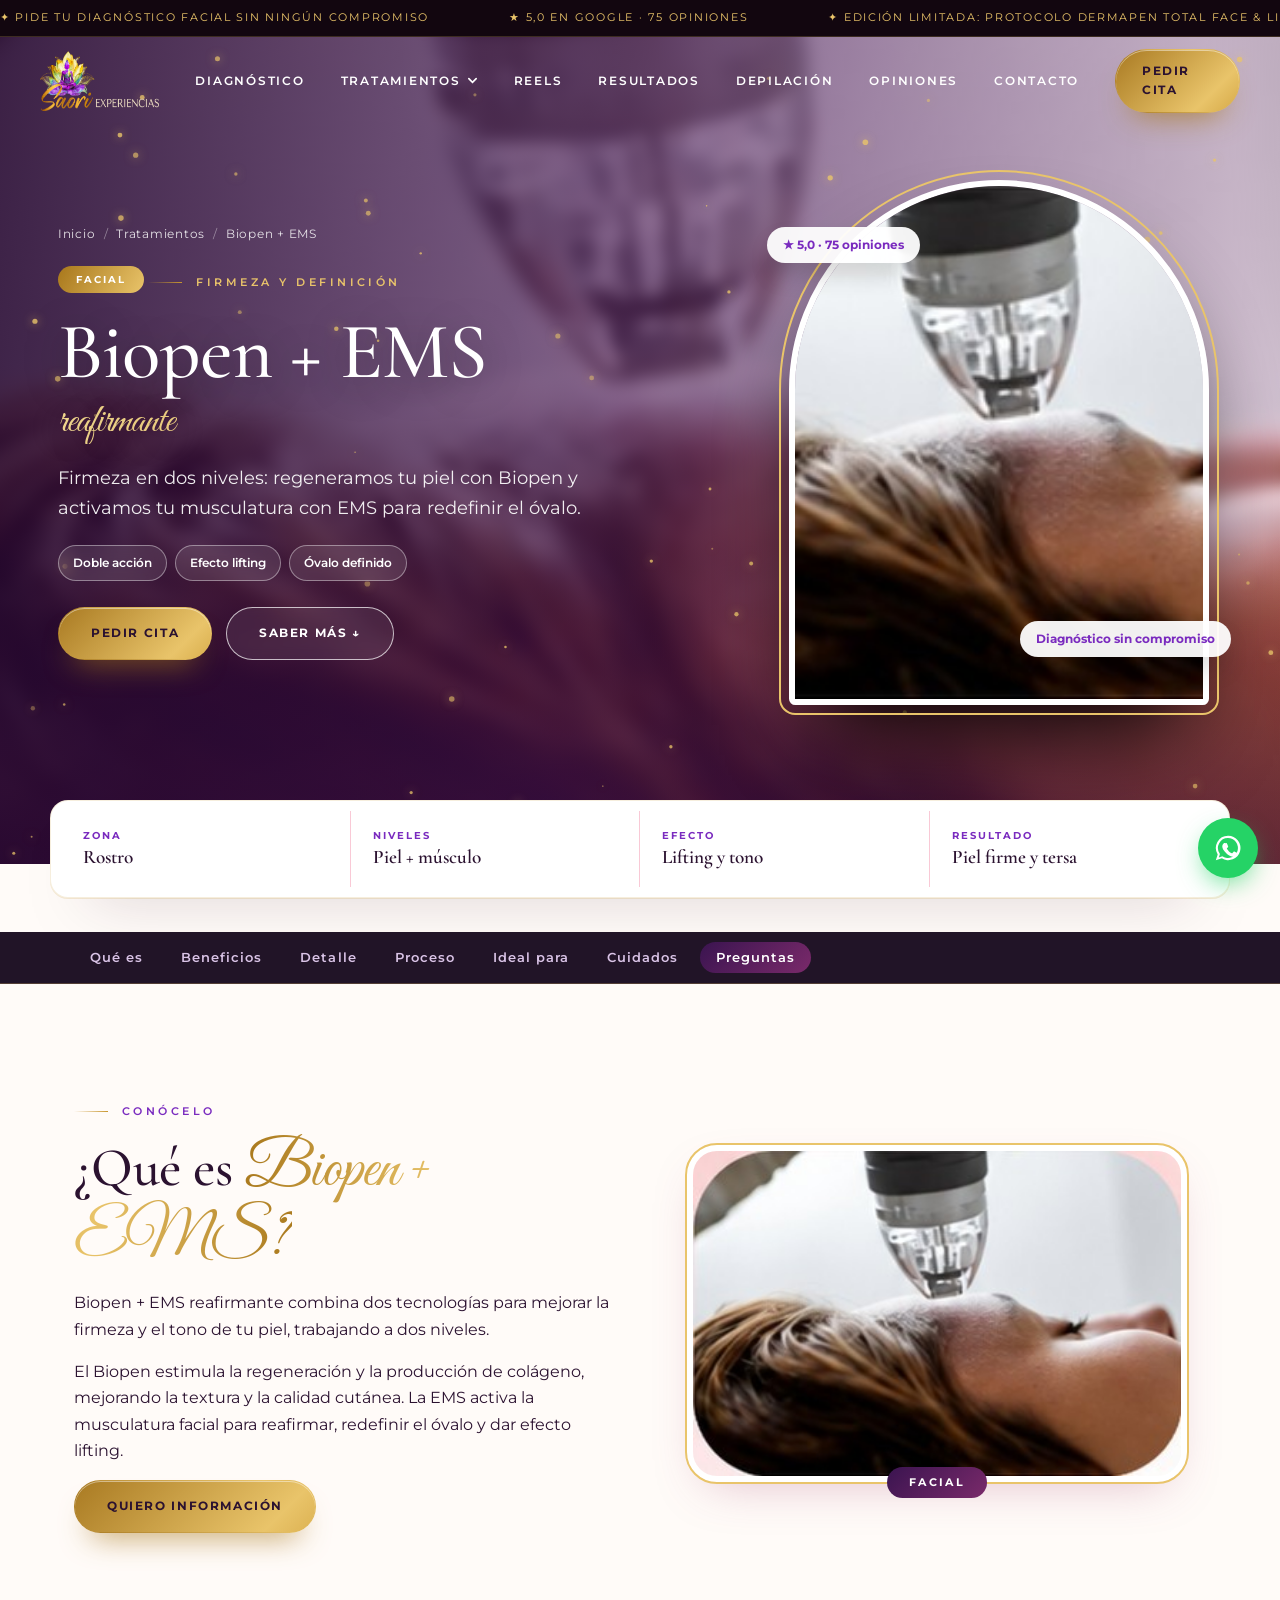
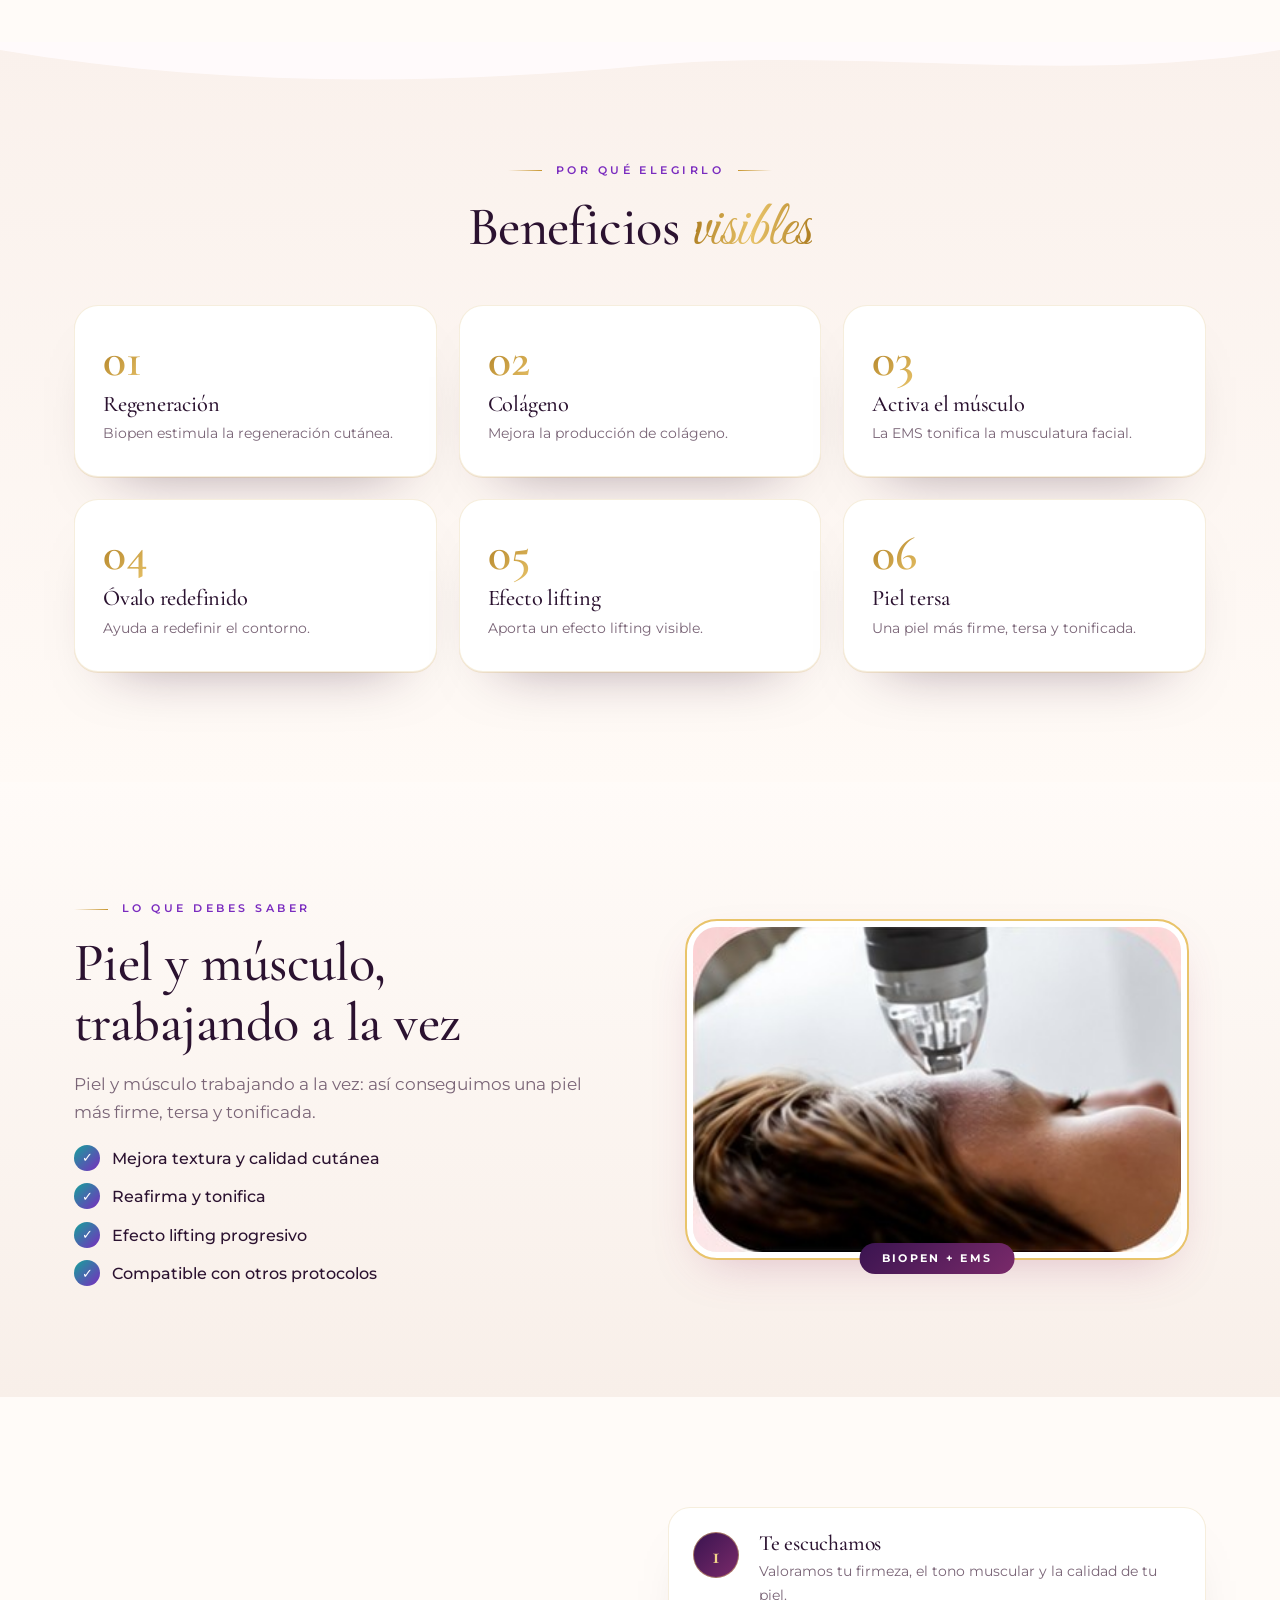
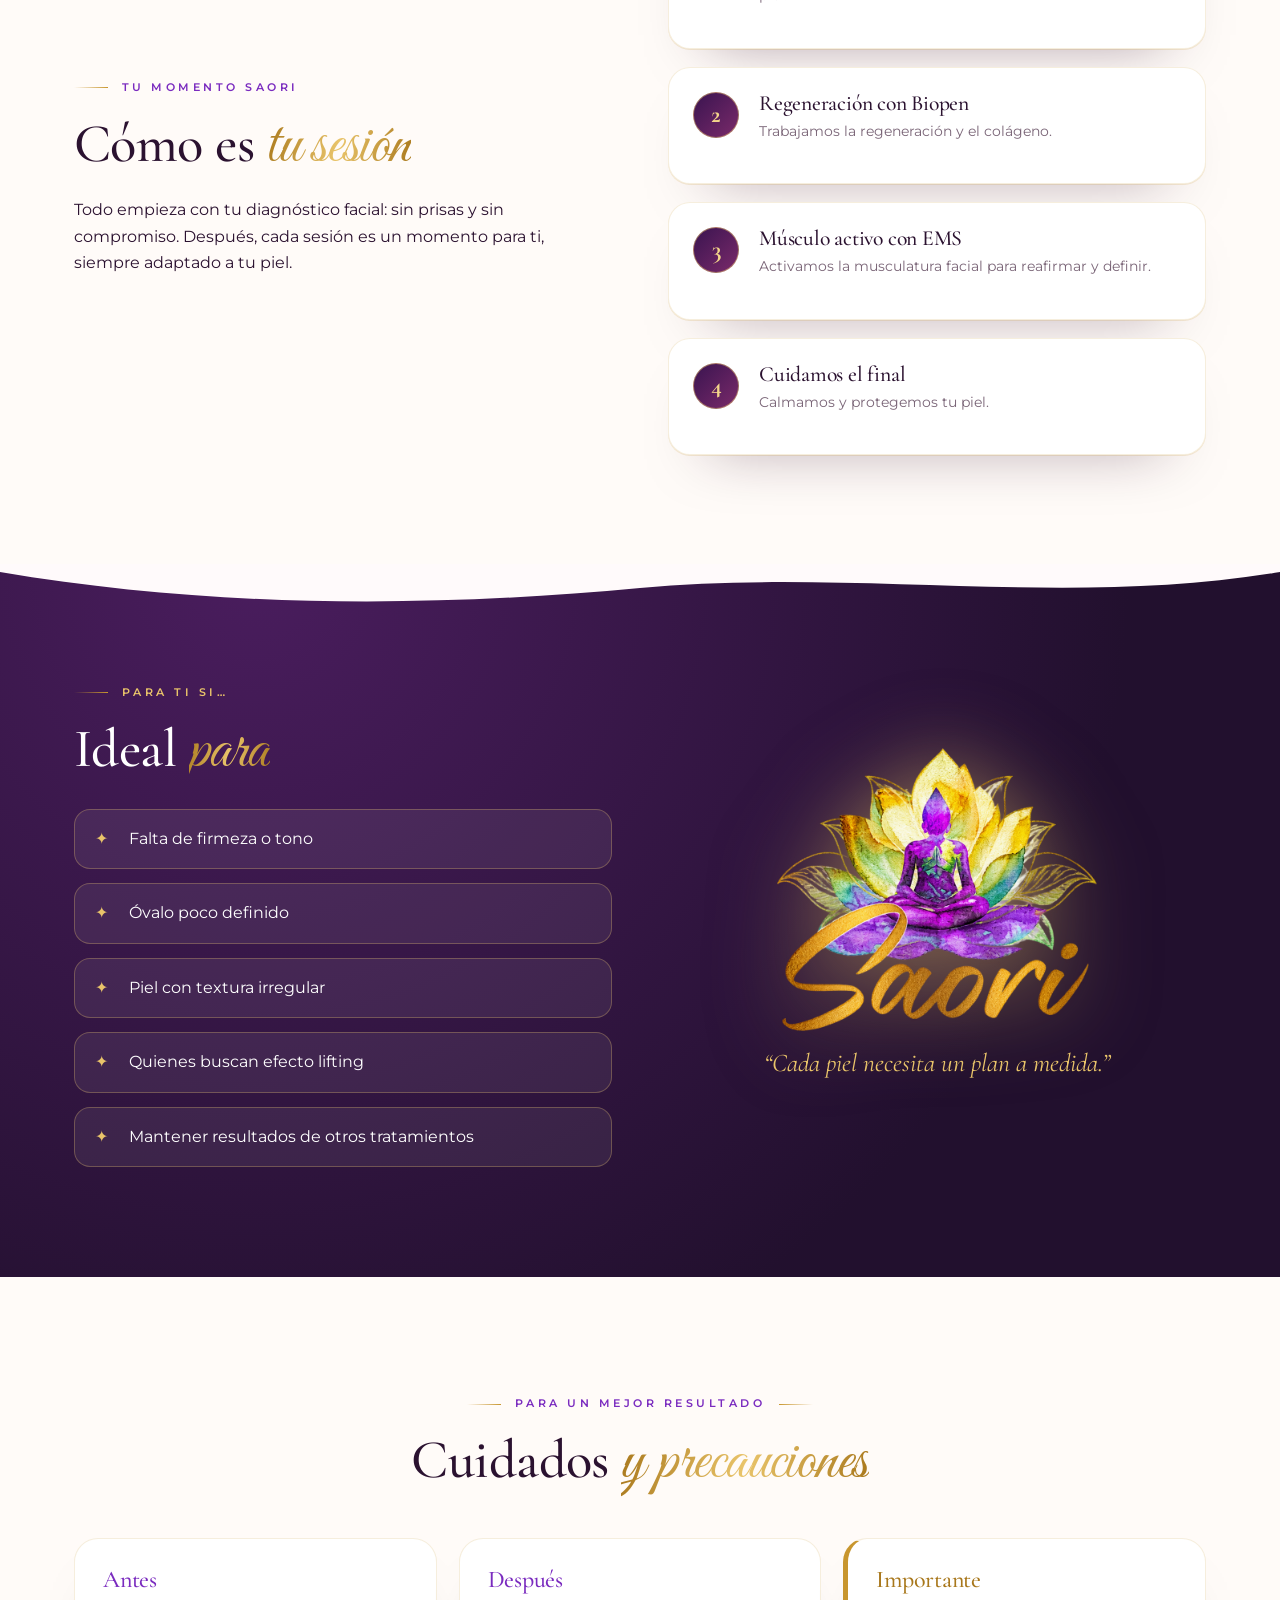
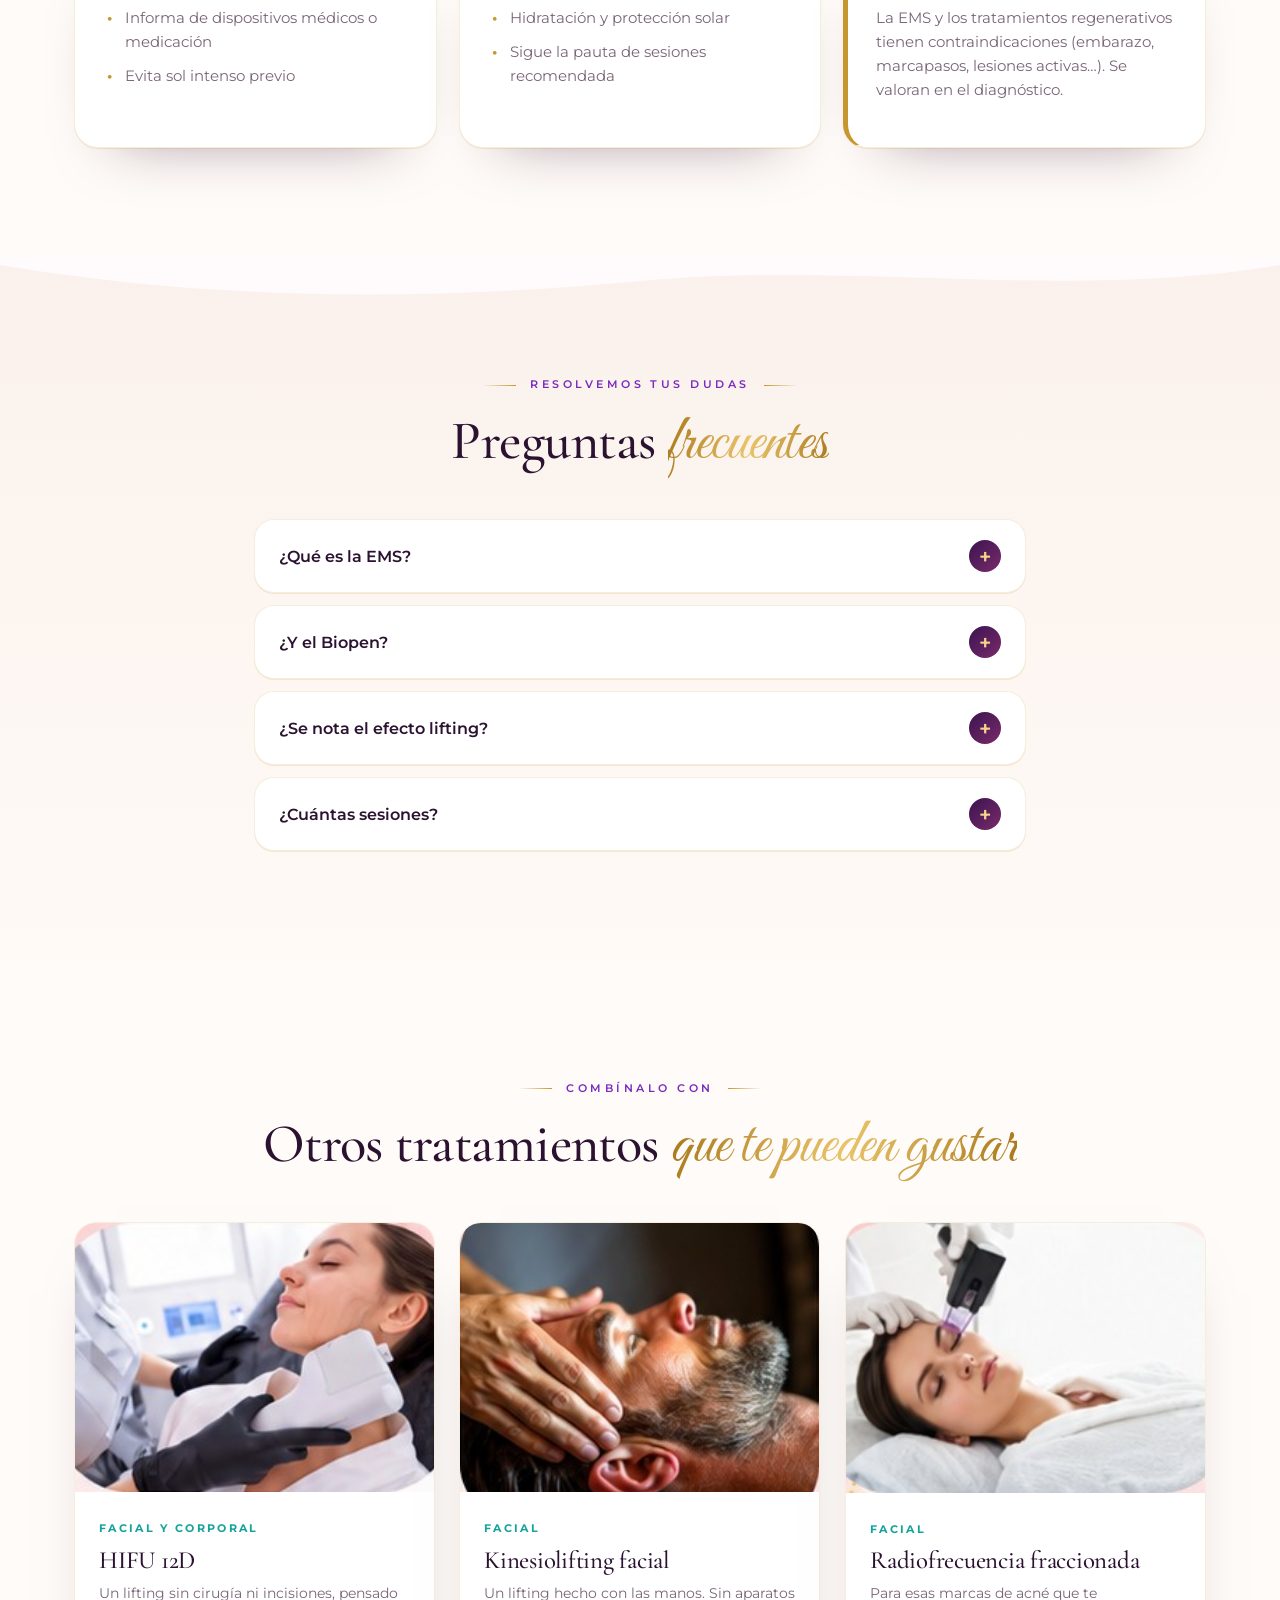
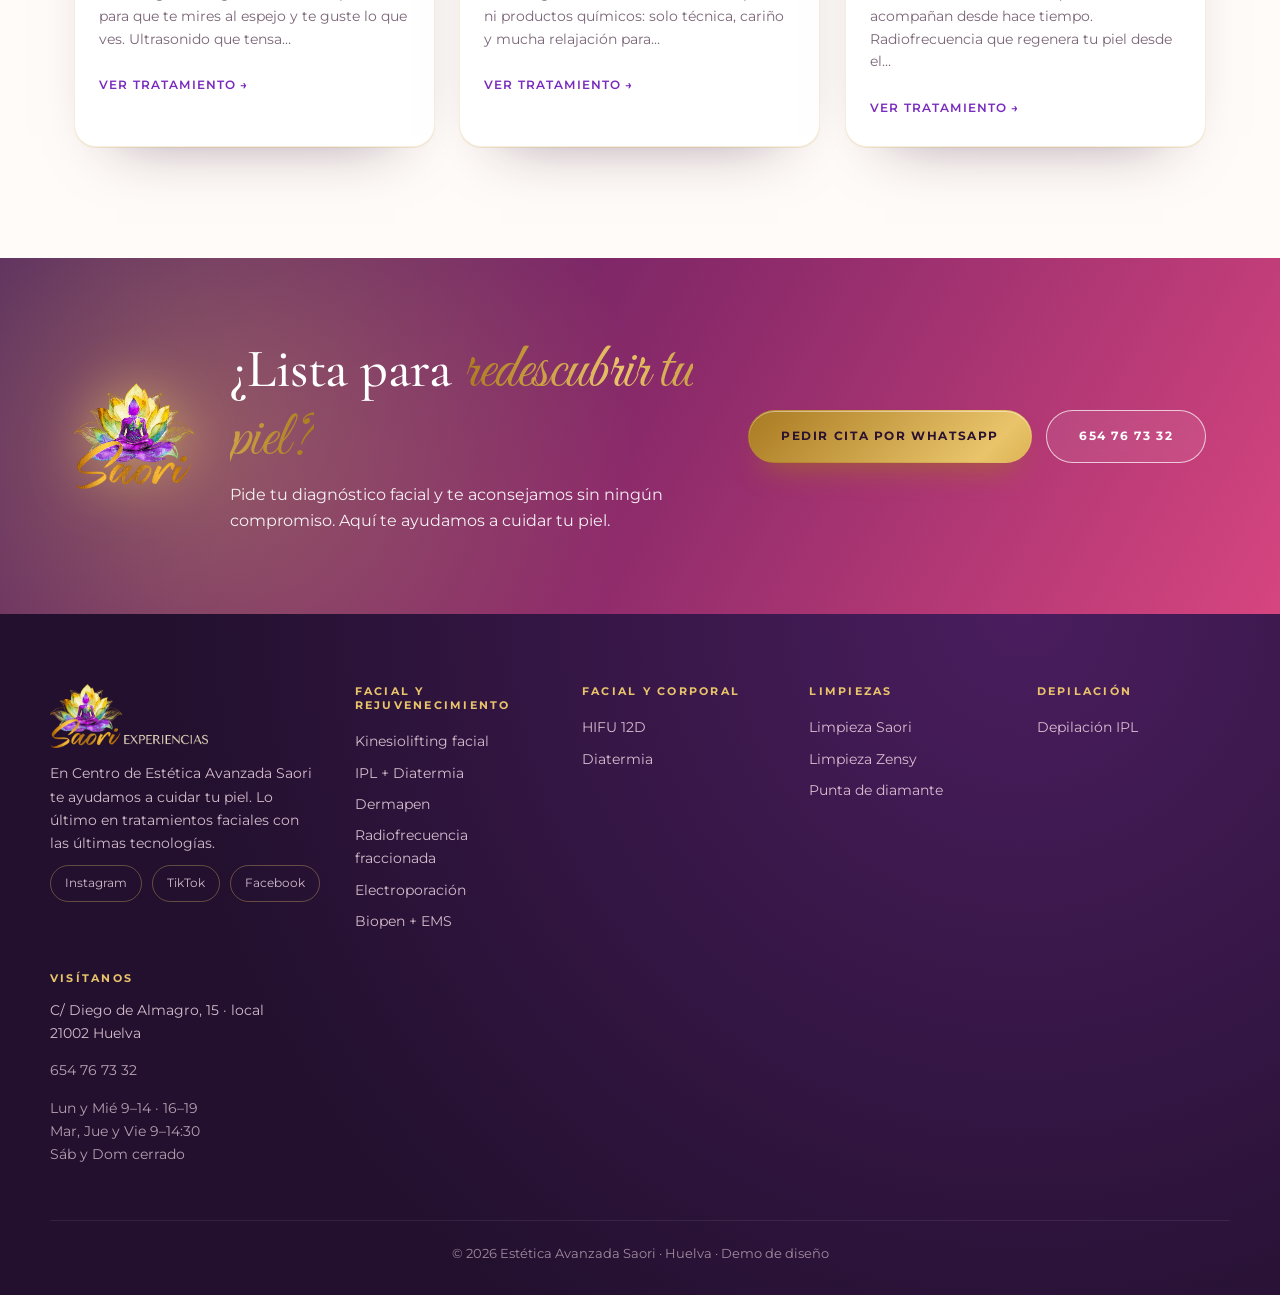
<file: biopen-ems.html>
<!doctype html>
<html lang="es">
<head>
<meta charset="utf-8">
<meta name="viewport" content="width=device-width, initial-scale=1">
<title>Biopen + EMS en Huelva · Estética Avanzada Saori</title>
<meta name="description" content="Firmeza en dos niveles: regeneramos tu piel con Biopen y activamos tu musculatura con EMS para redefinir el óvalo.">
<link rel="icon" href="assets/lotus-saori.png">
<meta name="theme-color" content="#1b0b22">
<link rel="canonical" href="https://sefiro888.github.io/saori-demo/biopen-ems.html">
<meta property="og:type" content="website">
<meta property="og:site_name" content="Estética Avanzada Saori · Huelva">
<meta property="og:locale" content="es_ES">
<meta property="og:title" content="Biopen + EMS en Huelva · Estética Avanzada Saori">
<meta property="og:description" content="Firmeza en dos niveles: regeneramos tu piel con Biopen y activamos tu musculatura con EMS para redefinir el óvalo.">
<meta property="og:url" content="https://sefiro888.github.io/saori-demo/biopen-ems.html">
<meta property="og:image" content="https://sefiro888.github.io/saori-demo/assets/og-saori.jpg">
<meta property="og:image:width" content="1200">
<meta property="og:image:height" content="630">
<meta property="og:image:alt" content="Logo de Estética Avanzada Saori, Huelva">
<meta name="twitter:card" content="summary_large_image">
<meta name="twitter:title" content="Biopen + EMS en Huelva · Estética Avanzada Saori">
<meta name="twitter:description" content="Firmeza en dos niveles: regeneramos tu piel con Biopen y activamos tu musculatura con EMS para redefinir el óvalo.">
<meta name="twitter:image" content="https://sefiro888.github.io/saori-demo/assets/og-saori.jpg">
<link rel="apple-touch-icon" href="assets/lotus-saori.png">

<link rel="preconnect" href="https://fonts.googleapis.com">
<link rel="preconnect" href="https://fonts.gstatic.com" crossorigin>
<link href="https://fonts.googleapis.com/css2?family=Cormorant+Garamond:ital,wght@0,500;0,600;0,700;1,500&family=Great+Vibes&family=Montserrat:wght@400;500;600;700&display=swap" rel="stylesheet">
<link rel="stylesheet" href="styles.css?v=1792570995">
<link rel="stylesheet" href="site.css?v=1792570995">
<link rel="stylesheet" href="extra.css?v=1792570995">
<link rel="stylesheet" href="premium.css?v=1792570995">
<link rel="stylesheet" href="viewer.css?v=1792570995">
<link rel="stylesheet" href="reelstyle.css?v=1792570995">
</head>
<body class="page-service">
<div class="progress" id="progress"></div>
<div class="site-top is-dark" id="siteTop">
  <div class="topbar" aria-label="Información destacada"><div class="ticker"><div class="ticker-track"><span>✦ Pide tu diagnóstico facial sin ningún compromiso</span><span>★ 5,0 en Google · 75 opiniones</span><span>✦ Edición limitada: Protocolo Dermapen Total Face &amp; Lips</span><span>✦ Depilación IPL desde 10 €</span><span>✦ C/ Diego de Almagro 15, local · Huelva</span><span>✦ HIFU 12D · Diatermia · Radiofrecuencia fraccionada</span><span>☎ 654 76 73 32</span><span>✦ Pide tu diagnóstico facial sin ningún compromiso</span><span>★ 5,0 en Google · 75 opiniones</span><span>✦ Edición limitada: Protocolo Dermapen Total Face &amp; Lips</span><span>✦ Depilación IPL desde 10 €</span><span>✦ C/ Diego de Almagro 15, local · Huelva</span><span>✦ HIFU 12D · Diatermia · Radiofrecuencia fraccionada</span><span>☎ 654 76 73 32</span></div></div></div>
  <header class="hdr" id="hdr"><div class="hdr-in">
    <a href="index.html" class="brand" aria-label="Inicio"><img class="lg-light" src="assets/logo.png" alt="Saori Experiencias"><img class="lg-dark" src="assets/logo-light.png" alt=""></a>
    <nav class="dnav" aria-label="Principal">
      <a href="index.html#diagnostico">Diagnóstico</a>
      <div class="has-mega" id="hasMega">
        <button class="mega-btn" aria-expanded="false" aria-haspopup="true">Tratamientos <svg width="11" height="11" viewBox="0 0 12 12"><path d="M2 4l4 4 4-4" fill="none" stroke="currentColor" stroke-width="1.8" stroke-linecap="round"/></svg></button>
        <div class="mega" role="menu"><div class="mega-in">
      <div class="mcols"><div class="mcol"><h4>Facial y rejuvenecimiento</h4><a class="mlink" style="--d:1" href="kinesiolifting-facial.html"><img src="assets/kinesio.jpg" alt="" loading="lazy"><span><b>Kinesiolifting facial</b><small>lifting manual</small></span></a><a class="mlink" style="--d:2" href="ipl-diatermia.html"><img src="assets/ipl.jpg" alt="" loading="lazy"><span><b>IPL + Diatermia</b><small>rejuvenecimiento integral</small></span></a><a class="mlink" style="--d:3" href="dermapen.html"><img src="assets/dermapen.jpg" alt="" loading="lazy"><span><b>Dermapen</b><small>microneedling</small></span></a><a class="mlink" style="--d:4" href="radiofrecuencia-fraccionada.html"><img src="assets/radiofrecuencia.jpg" alt="" loading="lazy"><span><b>Radiofrecuencia fraccionada</b><small>marcas y cicatrices</small></span></a><a class="mlink" style="--d:5" href="electroporacion.html"><img src="assets/electroporacion.jpg" alt="" loading="lazy"><span><b>Electroporación</b><small>sin agujas</small></span></a><a class="mlink" style="--d:6" href="biopen-ems.html"><img src="assets/biopen.jpg" alt="" loading="lazy"><span><b>Biopen + EMS</b><small>reafirmante</small></span></a></div><div class="mcol"><h4>Facial y corporal</h4><a class="mlink" style="--d:7" href="hifu-12d.html"><img src="assets/hifu.jpg" alt="" loading="lazy"><span><b>HIFU 12D</b><small>Facial y corporal</small></span></a><a class="mlink" style="--d:8" href="diatermia.html"><img src="assets/diatermia.jpg" alt="" loading="lazy"><span><b>Diatermia</b><small>Facial y corporal</small></span></a></div><div class="mcol"><h4>Limpiezas</h4><a class="mlink" style="--d:9" href="limpieza-saori.html"><img src="assets/limpieza-saori.jpg" alt="" loading="lazy"><span><b>Limpieza Saori</b><small>el despertar de la piel</small></span></a><a class="mlink" style="--d:10" href="limpieza-zensy.html"><img src="assets/limpieza-zensy.jpg" alt="" loading="lazy"><span><b>Limpieza Zensy</b><small>ultrasonidos</small></span></a><a class="mlink" style="--d:11" href="punta-de-diamante.html"><img src="assets/punta-diamante.jpg" alt="" loading="lazy"><span><b>Punta de diamante</b><small>piel nueva al instante</small></span></a></div><div class="mcol"><h4>Depilación</h4><a class="mlink" style="--d:12" href="depilacion-ipl.html"><img src="assets/depilacion.jpg" alt="" loading="lazy"><span><b>Depilación IPL</b><small>fotodepilación profesional</small></span></a></div></div>
      <a class="mfeat" href="https://wa.me/34654767332?text=Hola%2C%20quiero%20pedir%20mi%20diagn%C3%B3stico%20facial" target="_blank" rel="noopener">
        <img src="assets/emblema.jpg" alt="">
        <div><em>Todo empieza aquí</em><b>Diagnóstico facial</b><span>Sin ningún compromiso. Te aconsejamos el plan exacto para tu piel.</span><i>Reservar ahora →</i></div>
      </a></div></div>
      </div>
      <a href="index.html#reels">Reels</a>
      <a href="index.html#resultados">Resultados</a>
      <a href="depilacion-ipl.html">Depilación</a>
      <a href="index.html#opiniones">Opiniones</a>
      <a href="index.html#visitanos">Contacto</a>
    </nav>
    <a class="btn btn-gold hdr-cta" href="https://wa.me/34654767332?text=Hola%2C%20quiero%20pedir%20mi%20diagn%C3%B3stico%20facial" target="_blank" rel="noopener"><span>Pedir cita</span></a>
    <button class="burger" id="burger" aria-label="Abrir menú" aria-expanded="false"><span></span><span></span><span></span></button>
  </div></header>
</div>
<div class="mnav" id="mnav" aria-hidden="true">
  <div class="mnav-in">
    <a href="index.html#diagnostico" style="--i:1">Diagnóstico</a>
    <button class="m-acc" id="mAcc" style="--i:2" aria-expanded="false">Tratamientos <i>+</i></button>
    <div class="m-panel" id="mPanel"><div><p class="m-sub">Facial y rejuvenecimiento</p><a href="kinesiolifting-facial.html">Kinesiolifting facial</a><a href="ipl-diatermia.html">IPL + Diatermia</a><a href="dermapen.html">Dermapen</a><a href="radiofrecuencia-fraccionada.html">Radiofrecuencia fraccionada</a><a href="electroporacion.html">Electroporación</a><a href="biopen-ems.html">Biopen + EMS</a><p class="m-sub">Facial y corporal</p><a href="hifu-12d.html">HIFU 12D</a><a href="diatermia.html">Diatermia</a><p class="m-sub">Limpiezas</p><a href="limpieza-saori.html">Limpieza Saori</a><a href="limpieza-zensy.html">Limpieza Zensy</a><a href="punta-de-diamante.html">Punta de diamante</a><p class="m-sub">Depilación</p><a href="depilacion-ipl.html">Depilación IPL</a></div></div>
    <a href="index.html#reels" style="--i:3">Reels</a>
    <a href="index.html#resultados" style="--i:3">Resultados</a>
    <a href="depilacion-ipl.html" style="--i:4">Depilación</a>
    <a href="index.html#opiniones" style="--i:5">Opiniones</a>
    <a href="index.html#visitanos" style="--i:6">Contacto</a>
    <a class="btn btn-gold m-cta" href="https://wa.me/34654767332?text=Hola%2C%20quiero%20pedir%20mi%20diagn%C3%B3stico%20facial" target="_blank" rel="noopener" style="--i:7">Pedir mi diagnóstico</a>
    <p class="m-contact" style="--i:8">☎ 654 76 73 32 · C/ Diego de Almagro 15, Huelva</p>
  </div>
</div>
<main>
<section class="shero">
  <div class="shero-bg" style="background-image:url(assets/biopen.jpg)"></div>
  <div class="shero-ov"></div>
  <canvas id="sparkles" aria-hidden="true"></canvas>
  <div class="shero-in">
    <div class="shero-text">
      <nav class="crumbs" aria-label="Migas"><a href="index.html">Inicio</a><i>/</i><a href="index.html#tratamientos">Tratamientos</a><i>/</i><span>Biopen + EMS</span></nav>
      <span class="pill">Facial</span>
      <p class="eyebrow gold">Firmeza y definición</p>
      <h1>Biopen + EMS<span class="script">reafirmante</span></h1>
      <p class="lead">Firmeza en dos niveles: regeneramos tu piel con Biopen y activamos tu musculatura con EMS para redefinir el óvalo.</p>
      <div class="schips"><span>Doble acción</span><span>Efecto lifting</span><span>Óvalo definido</span></div>
      <div class="hero-actions"><a class="btn btn-gold" href="https://wa.me/34654767332?text=Hola%2C%20me%20interesa%20Biopen%20%2B%20EMS.%20%C2%BFMe%20pod%C3%A9is%20dar%20informaci%C3%B3n%20y%20cita%3F" target="_blank" rel="noopener">Pedir cita</a><a class="btn btn-light" href="#que-es">Saber más ↓</a></div>
    </div>
    <div class="shero-photo"><div class="arch"><img src="assets/biopen.jpg" alt="Biopen + EMS"></div>
      <span class="float f1">★ 5,0 · 75 opiniones</span><span class="float f2">Diagnóstico sin compromiso</span></div>
  </div>
</section>
<div class="factbar"><div class="wrap facts"><div class="fact"><small>Zona</small><b>Rostro</b></div><div class="fact"><small>Niveles</small><b>Piel + músculo</b></div><div class="fact"><small>Efecto</small><b>Lifting y tono</b></div><div class="fact"><small>Resultado</small><b>Piel firme y tersa</b></div></div></div>
<nav class="subnav" id="subnav" aria-label="En esta página"><div class="wrap">
  <a href="#que-es">Qué es</a><a href="#beneficios">Beneficios</a><a href="#especial">Detalle</a><a href="#proceso">Proceso</a><a href="#ideal">Ideal para</a><a href="#cuidados">Cuidados</a><a href="#faq">Preguntas</a>
</div></nav>

<section class="sec" id="que-es"><div class="wrap two">
  <div class="reveal"><p class="eyebrow">Conócelo</p><h2>¿Qué es <span class="script">Biopen + EMS?</span></h2><p>Biopen + EMS reafirmante combina dos tecnologías para mejorar la firmeza y el tono de tu piel, trabajando a dos niveles.</p><p>El Biopen estimula la regeneración y la producción de colágeno, mejorando la textura y la calidad cutánea. La EMS activa la musculatura facial para reafirmar, redefinir el óvalo y dar efecto lifting.</p>
    <a class="btn btn-gold" href="https://wa.me/34654767332?text=Hola%2C%20me%20interesa%20Biopen%20%2B%20EMS.%20%C2%BFMe%20pod%C3%A9is%20dar%20informaci%C3%B3n%20y%20cita%3F" target="_blank" rel="noopener">Quiero información</a></div>
  <div class="reveal photo-card tall"><img src="assets/biopen.jpg" alt="Biopen + EMS"><span class="photo-tag">Facial</span></div>
</div></section>

<section class="sec tint" id="beneficios"><div class="wrap">
  <div class="head reveal"><p class="eyebrow">Por qué elegirlo</p><h2>Beneficios <span class="script">visibles</span></h2></div>
  <div class="bens"><div class="ben reveal"><span class="ben-n">01</span><h3>Regeneración</h3><p>Biopen estimula la regeneración cutánea.</p></div><div class="ben reveal"><span class="ben-n">02</span><h3>Colágeno</h3><p>Mejora la producción de colágeno.</p></div><div class="ben reveal"><span class="ben-n">03</span><h3>Activa el músculo</h3><p>La EMS tonifica la musculatura facial.</p></div><div class="ben reveal"><span class="ben-n">04</span><h3>Óvalo redefinido</h3><p>Ayuda a redefinir el contorno.</p></div><div class="ben reveal"><span class="ben-n">05</span><h3>Efecto lifting</h3><p>Aporta un efecto lifting visible.</p></div><div class="ben reveal"><span class="ben-n">06</span><h3>Piel tersa</h3><p>Una piel más firme, tersa y tonificada.</p></div></div>
</div></section>

<section class="sec alt" id="especial"><div class="wrap two">
      <div class="reveal"><p class="eyebrow">Lo que debes saber</p><h2>Piel y músculo, trabajando a la vez</h2><p class="lead2">Piel y músculo trabajando a la vez: así conseguimos una piel más firme, tersa y tonificada.</p><ul class="checks"><li>Mejora textura y calidad cutánea</li><li>Reafirma y tonifica</li><li>Efecto lifting progresivo</li><li>Compatible con otros protocolos</li></ul></div>
      <div class="reveal photo-card"><img src="assets/biopen.jpg" alt="Biopen + EMS"><span class="photo-tag">Biopen + EMS</span></div>
    </div></section>

<section class="sec" id="proceso"><div class="wrap two">
  <div class="reveal"><p class="eyebrow">Tu momento Saori</p><h2>Cómo es <span class="script">tu sesión</span></h2>
    <p>Todo empieza con tu diagnóstico facial: sin prisas y sin compromiso. Después, cada sesión es un momento para ti, siempre adaptado a tu piel.</p></div>
  <ol class="steps"><li class="reveal"><span>1</span><div><h3>Te escuchamos</h3><p>Valoramos tu firmeza, el tono muscular y la calidad de tu piel.</p></div></li><li class="reveal"><span>2</span><div><h3>Regeneración con Biopen</h3><p>Trabajamos la regeneración y el colágeno.</p></div></li><li class="reveal"><span>3</span><div><h3>Músculo activo con EMS</h3><p>Activamos la musculatura facial para reafirmar y definir.</p></div></li><li class="reveal"><span>4</span><div><h3>Cuidamos el final</h3><p>Calmamos y protegemos tu piel.</p></div></li></ol>
</div></section>

<section class="sec dark" id="ideal"><div class="wrap two">
  <div class="reveal"><p class="eyebrow gold">Para ti si…</p><h2>Ideal <span class="script">para</span></h2><ul class="ideal"><li>Falta de firmeza o tono</li><li>Óvalo poco definido</li><li>Piel con textura irregular</li><li>Quienes buscan efecto lifting</li><li>Mantener resultados de otros tratamientos</li></ul></div>
  <div class="reveal ideal-img"><img src="assets/lotus-saori.png" alt=""><p>“Cada piel necesita un plan a medida.”</p></div>
</div></section>

<section class="sec" id="cuidados"><div class="wrap">
  <div class="head reveal"><p class="eyebrow">Para un mejor resultado</p><h2>Cuidados <span class="script">y precauciones</span></h2></div>
  <div class="care3">
    <div class="care reveal"><h3>Antes</h3><ul><li>Informa de dispositivos médicos o medicación</li><li>Evita sol intenso previo</li></ul></div>
    <div class="care reveal"><h3>Después</h3><ul><li>Hidratación y protección solar</li><li>Sigue la pauta de sesiones recomendada</li></ul></div>
    <div class="care warn reveal"><h3>Importante</h3><p>La EMS y los tratamientos regenerativos tienen contraindicaciones (embarazo, marcapasos, lesiones activas…). Se valoran en el diagnóstico.</p></div>
  </div>
</div></section>



<section class="sec tint" id="faq"><div class="wrap narrow">
  <div class="head reveal"><p class="eyebrow">Resolvemos tus dudas</p><h2>Preguntas <span class="script">frecuentes</span></h2></div>
  <div class="faqs"><div class="faq reveal"><button class="faq-q" aria-expanded="false"><span>¿Qué es la EMS?</span><i>+</i></button><div class="faq-a"><div><p>Estimulación muscular que activa la musculatura facial para reafirmar y definir.</p></div></div></div><div class="faq reveal"><button class="faq-q" aria-expanded="false"><span>¿Y el Biopen?</span><i>+</i></button><div class="faq-a"><div><p>Un dispositivo que estimula regeneración y colágeno, mejorando la textura de la piel.</p></div></div></div><div class="faq reveal"><button class="faq-q" aria-expanded="false"><span>¿Se nota el efecto lifting?</span><i>+</i></button><div class="faq-a"><div><p>Aporta un efecto lifting progresivo; la constancia consolida los resultados.</p></div></div></div><div class="faq reveal"><button class="faq-q" aria-expanded="false"><span>¿Cuántas sesiones?</span><i>+</i></button><div class="faq-a"><div><p>Lo definimos contigo en el diagnóstico.</p></div></div></div></div>
</div></section>

<section class="sec"><div class="wrap">
  <div class="head reveal"><p class="eyebrow">Combínalo con</p><h2>Otros tratamientos <span class="script">que te pueden gustar</span></h2></div>
  <div class="grid"><a class="card tilt" href="hifu-12d.html"><img src="assets/hifu.jpg" alt="HIFU 12D" loading="lazy"><div class="card-b"><span class="tag">Facial y corporal</span><h3>HIFU 12D</h3><p>Un lifting sin cirugía ni incisiones, pensado para que te mires al espejo y te guste lo que ves. Ultrasonido que tensa…</p><span class="more">Ver tratamiento →</span></div></a><a class="card tilt" href="kinesiolifting-facial.html"><img src="assets/kinesio.jpg" alt="Kinesiolifting facial" loading="lazy"><div class="card-b"><span class="tag">Facial</span><h3>Kinesiolifting facial</h3><p>Un lifting hecho con las manos. Sin aparatos ni productos químicos: solo técnica, cariño y mucha relajación para…</p><span class="more">Ver tratamiento →</span></div></a><a class="card tilt" href="radiofrecuencia-fraccionada.html"><img src="assets/radiofrecuencia.jpg" alt="Radiofrecuencia fraccionada" loading="lazy"><div class="card-b"><span class="tag">Facial</span><h3>Radiofrecuencia fraccionada</h3><p>Para esas marcas de acné que te acompañan desde hace tiempo. Radiofrecuencia que regenera tu piel desde el…</p><span class="more">Ver tratamiento →</span></div></a></div>
</div></section>

<section class="cta"><div class="wrap cta-in reveal">
  <img src="assets/lotus-saori.png" alt="">
  <div><h2>¿Lista para <span class="script">redescubrir tu piel?</span></h2><p>Pide tu diagnóstico facial y te aconsejamos sin ningún compromiso. Aquí te ayudamos a cuidar tu piel.</p></div>
  <div class="hero-actions"><a class="btn btn-gold" href="https://wa.me/34654767332?text=Hola%2C%20me%20interesa%20Biopen%20%2B%20EMS.%20%C2%BFMe%20pod%C3%A9is%20dar%20informaci%C3%B3n%20y%20cita%3F" target="_blank" rel="noopener">Pedir cita por WhatsApp</a><a class="btn btn-light" href="tel:+34654767332">654 76 73 32</a></div>
</div></section>
</main>
<footer class="footer">
  <div class="foot-in">
    <div class="foot-brand"><img src="assets/logo-light.png" alt="Saori Experiencias">
      <p>En Centro de Estética Avanzada Saori te ayudamos a cuidar tu piel. Lo último en tratamientos faciales con las últimas tecnologías.</p>
      <div class="foot-soc"><a href="https://www.instagram.com/esteticasaori/" target="_blank" rel="noopener">Instagram</a><a href="https://www.tiktok.com/@esteticarocioguti" target="_blank" rel="noopener">TikTok</a><a href="https://www.facebook.com/esteticasaorihuelva" target="_blank" rel="noopener">Facebook</a></div></div>
    <div><h4>Facial y rejuvenecimiento</h4><a href="kinesiolifting-facial.html">Kinesiolifting facial</a><a href="ipl-diatermia.html">IPL + Diatermia</a><a href="dermapen.html">Dermapen</a><a href="radiofrecuencia-fraccionada.html">Radiofrecuencia fraccionada</a><a href="electroporacion.html">Electroporación</a><a href="biopen-ems.html">Biopen + EMS</a></div><div><h4>Facial y corporal</h4><a href="hifu-12d.html">HIFU 12D</a><a href="diatermia.html">Diatermia</a></div><div><h4>Limpiezas</h4><a href="limpieza-saori.html">Limpieza Saori</a><a href="limpieza-zensy.html">Limpieza Zensy</a><a href="punta-de-diamante.html">Punta de diamante</a></div><div><h4>Depilación</h4><a href="depilacion-ipl.html">Depilación IPL</a></div>
    <div><h4>Visítanos</h4><p>C/ Diego de Almagro, 15 · local<br>21002 Huelva</p><p><a href="tel:+34654767332">654 76 73 32</a></p>
      <p class="foot-h">Lun y Mié 9–14 · 16–19<br>Mar, Jue y Vie 9–14:30<br>Sáb y Dom cerrado</p></div>
  </div>
  <small>© <span id="yr"></span> Estética Avanzada Saori · Huelva · Demo de diseño</small>
</footer>
<a class="wa-float" href="https://wa.me/34654767332?text=Hola%2C%20quiero%20pedir%20mi%20diagn%C3%B3stico%20facial" target="_blank" rel="noopener" aria-label="WhatsApp">
  <svg viewBox="0 0 32 32" width="30" height="30" fill="#fff"><path d="M16 3a13 13 0 0 0-11 19.8L3 29l6.4-2A13 13 0 1 0 16 3zm0 2.4a10.6 10.6 0 1 1-5.6 19.6l-.4-.2-3.8 1.2 1.2-3.7-.3-.4A10.6 10.6 0 0 1 16 5.4zm-3.7 5.2c-.3 0-.7.1-1 .5-.4.4-1.4 1.4-1.4 3.3s1.4 3.8 1.6 4.1c.2.3 2.8 4.4 6.9 6 3.4 1.3 4.1 1 4.8.9.8-.1 2.4-1 2.7-2 .3-.9.3-1.7.2-1.9-.1-.2-.4-.3-.8-.5l-2.5-1.2c-.3-.1-.6-.2-.8.2-.3.4-1 1.2-1.2 1.4-.2.2-.4.3-.8.1-.4-.2-1.6-.6-3-1.9-1.1-1-1.9-2.3-2.1-2.7-.2-.4 0-.6.2-.8l.6-.7c.2-.2.2-.4.4-.6.1-.2.1-.5 0-.7l-1.1-2.7c-.3-.7-.6-.6-.8-.6z"/></svg>
</a>
<script src="app.js?v=1792570995"></script>
<script src="premium.js?v=1792570995"></script>
<script src="viewer.js?v=1792570995"></script>
</body></html>
</file>
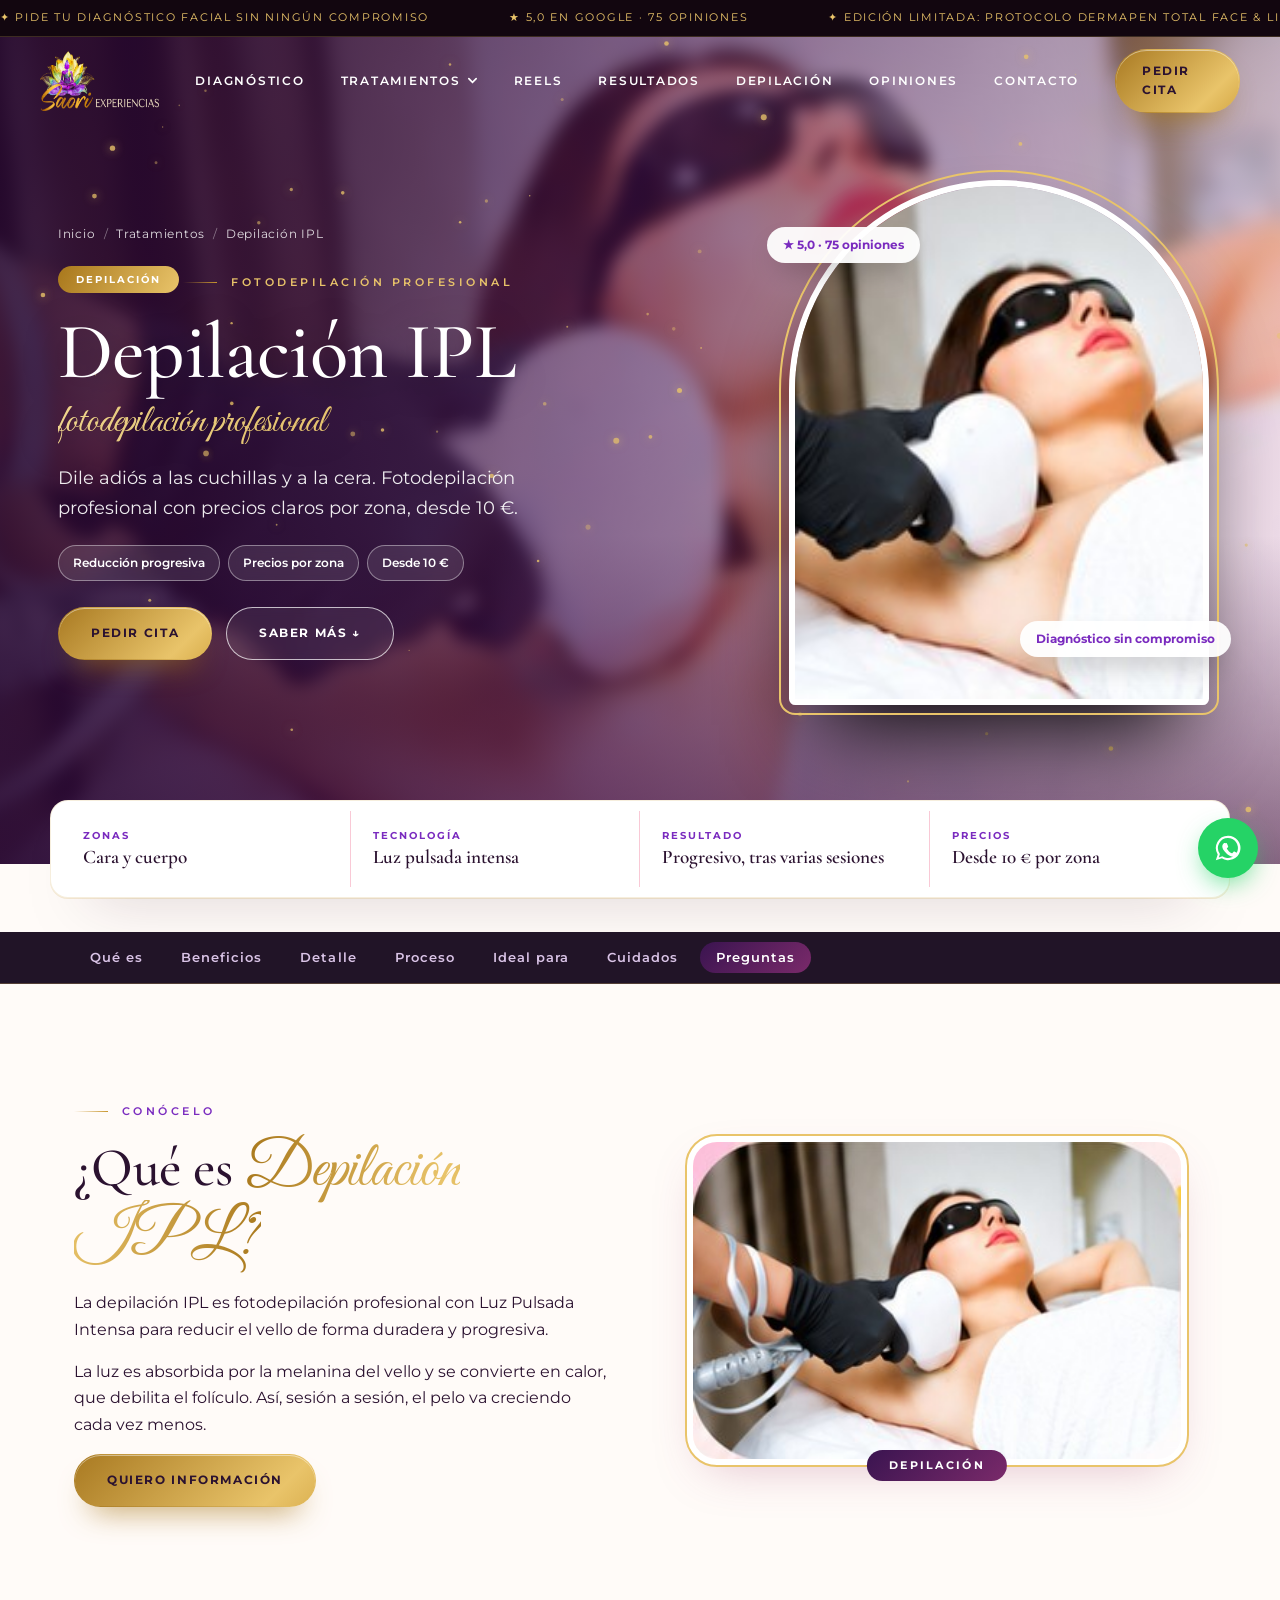
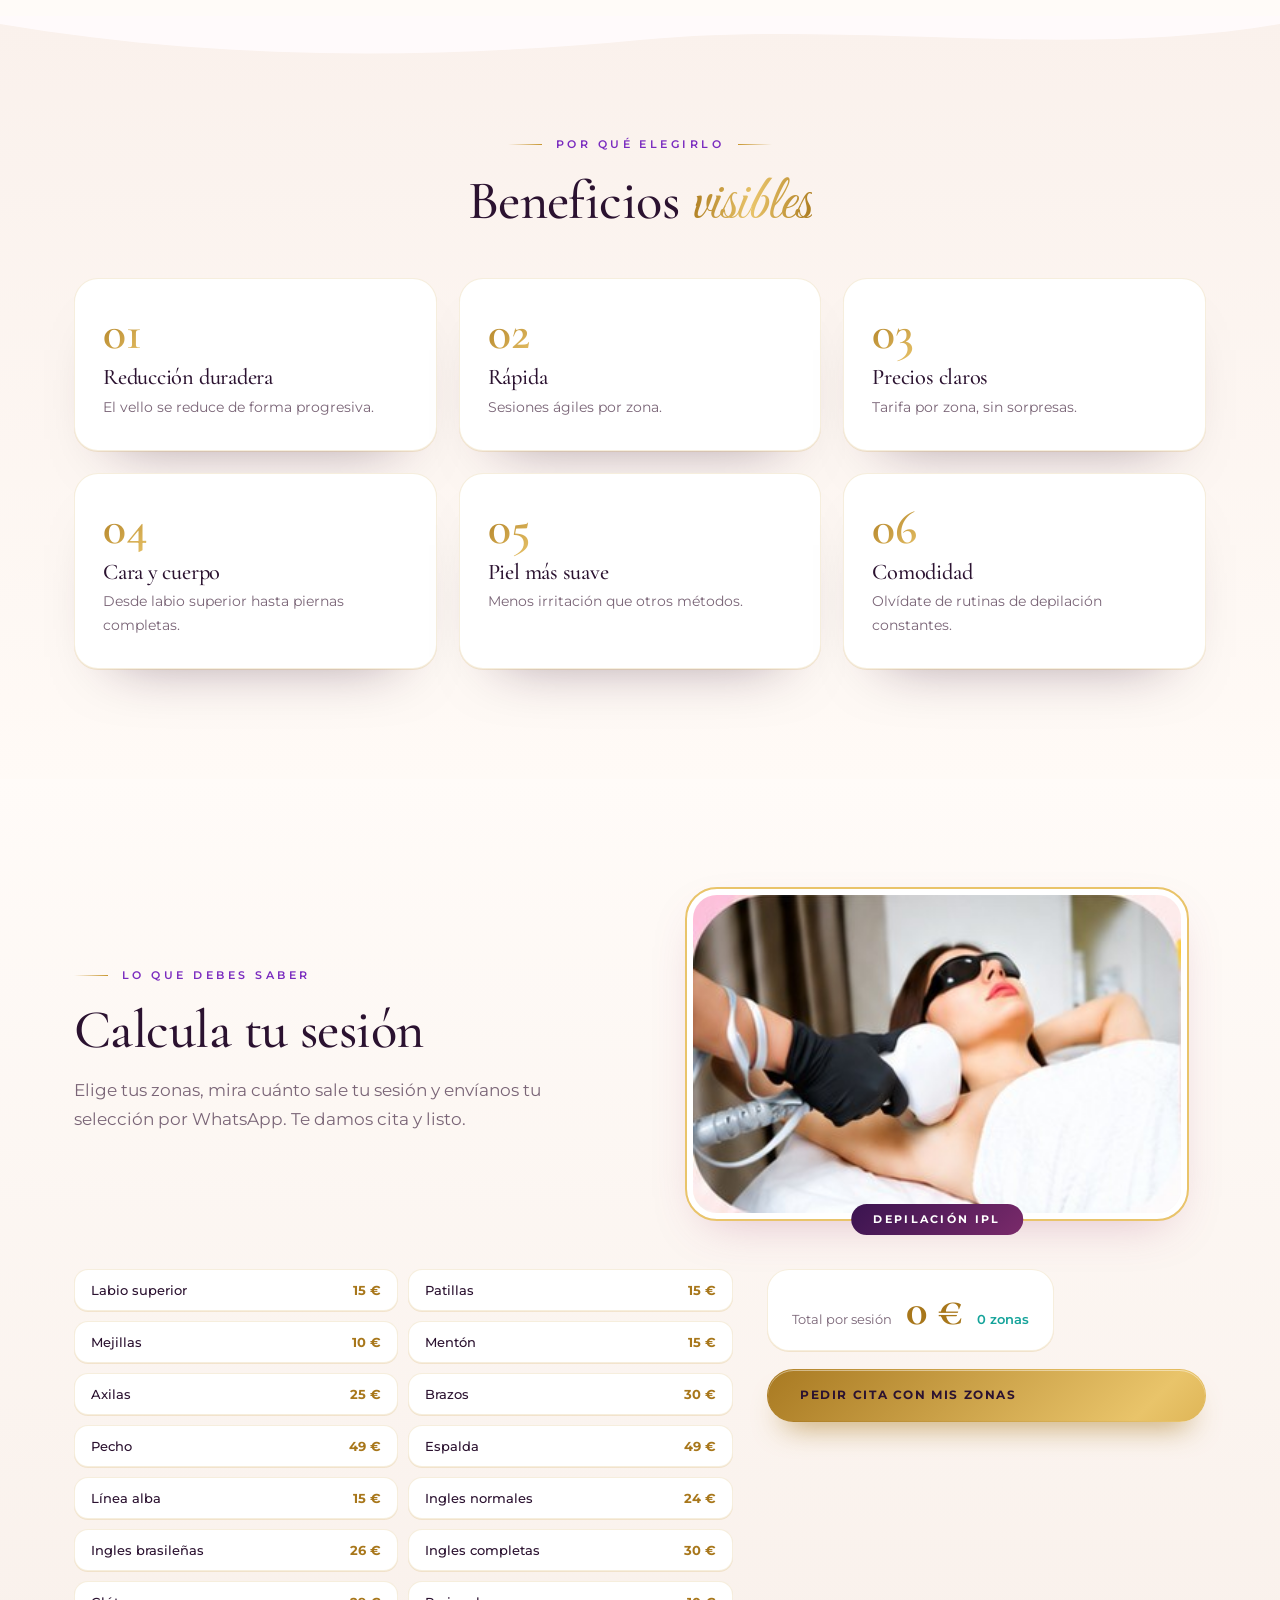
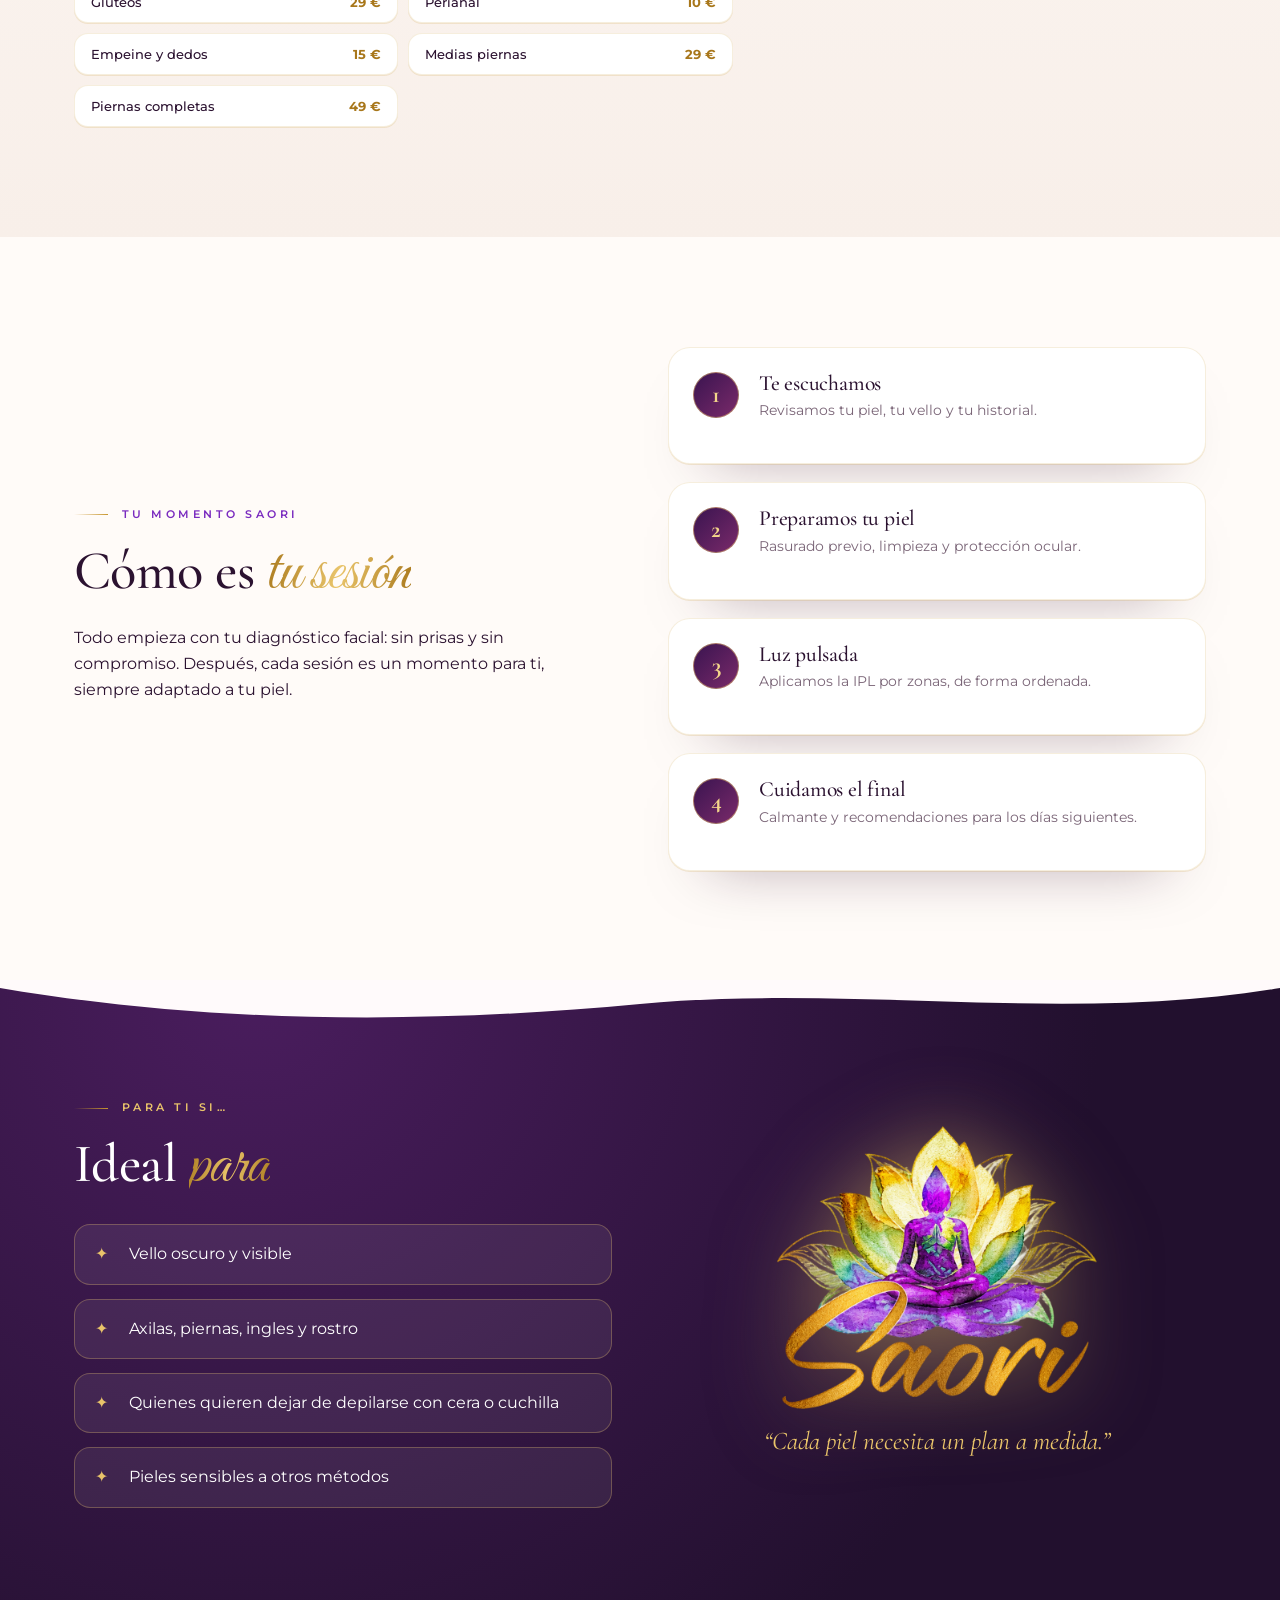
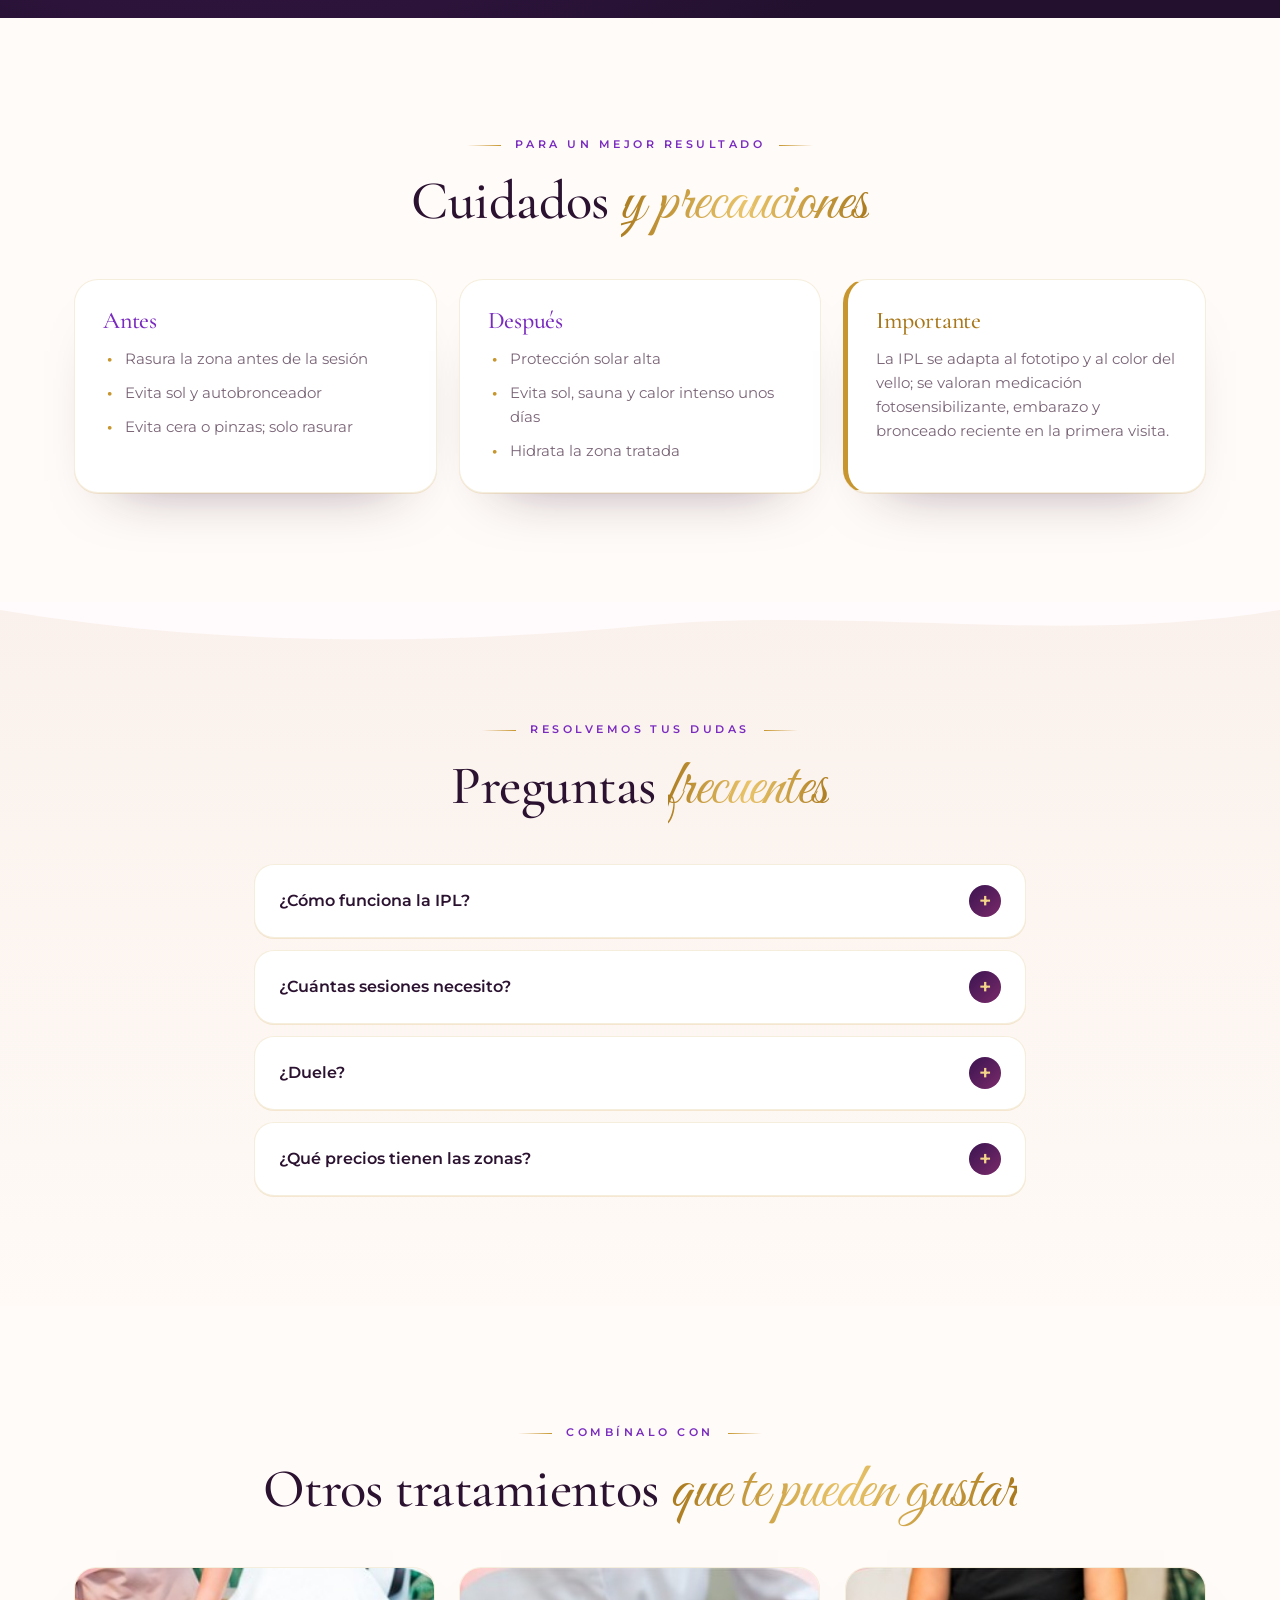
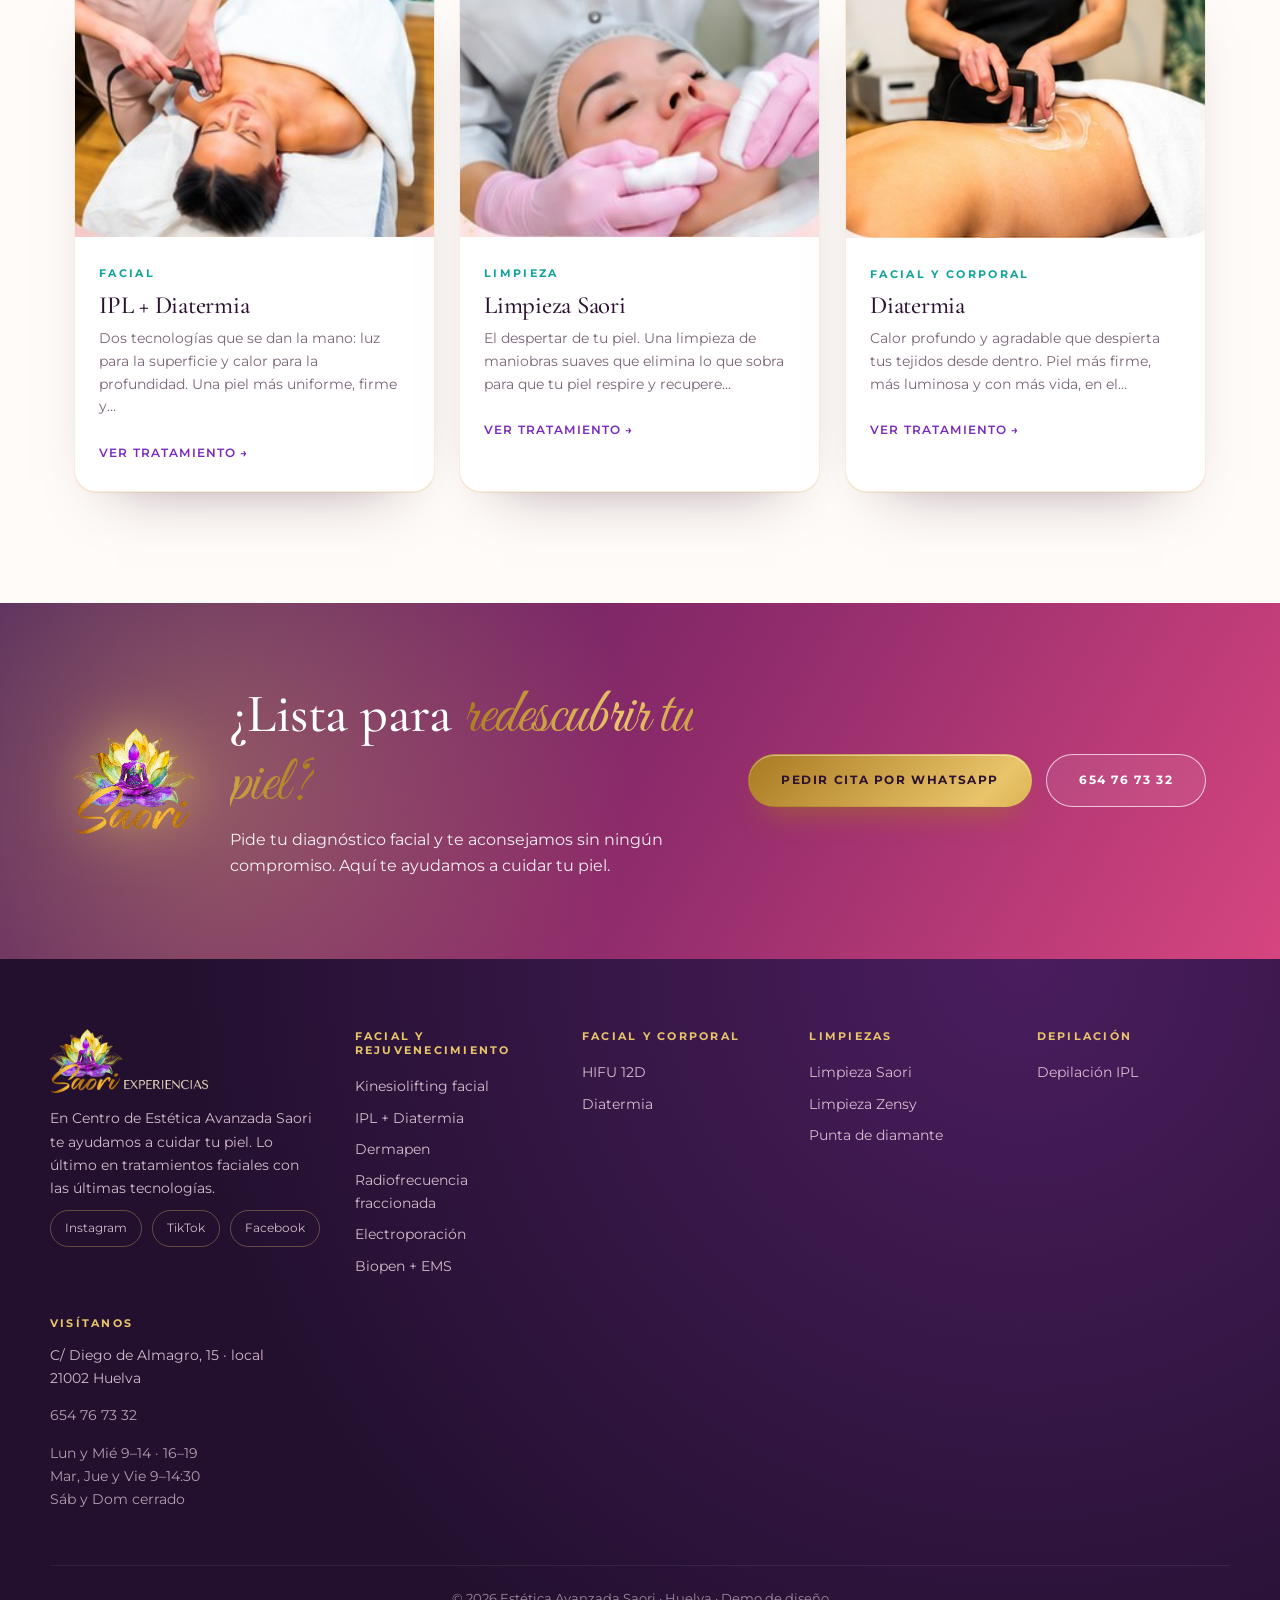
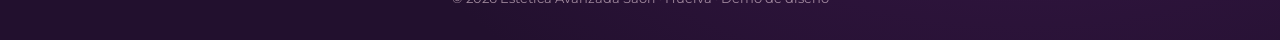
<file: depilacion-ipl.html>
<!doctype html>
<html lang="es">
<head>
<meta charset="utf-8">
<meta name="viewport" content="width=device-width, initial-scale=1">
<title>Depilación IPL en Huelva · Estética Avanzada Saori</title>
<meta name="description" content="Dile adiós a las cuchillas y a la cera. Fotodepilación profesional con precios claros por zona, desde 10 €.">
<link rel="icon" href="assets/lotus-saori.png">
<meta name="theme-color" content="#1b0b22">
<link rel="canonical" href="https://sefiro888.github.io/saori-demo/depilacion-ipl.html">
<meta property="og:type" content="website">
<meta property="og:site_name" content="Estética Avanzada Saori · Huelva">
<meta property="og:locale" content="es_ES">
<meta property="og:title" content="Depilación IPL en Huelva · Estética Avanzada Saori">
<meta property="og:description" content="Dile adiós a las cuchillas y a la cera. Fotodepilación profesional con precios claros por zona, desde 10 €.">
<meta property="og:url" content="https://sefiro888.github.io/saori-demo/depilacion-ipl.html">
<meta property="og:image" content="https://sefiro888.github.io/saori-demo/assets/og-saori.jpg">
<meta property="og:image:width" content="1200">
<meta property="og:image:height" content="630">
<meta property="og:image:alt" content="Logo de Estética Avanzada Saori, Huelva">
<meta name="twitter:card" content="summary_large_image">
<meta name="twitter:title" content="Depilación IPL en Huelva · Estética Avanzada Saori">
<meta name="twitter:description" content="Dile adiós a las cuchillas y a la cera. Fotodepilación profesional con precios claros por zona, desde 10 €.">
<meta name="twitter:image" content="https://sefiro888.github.io/saori-demo/assets/og-saori.jpg">
<link rel="apple-touch-icon" href="assets/lotus-saori.png">

<link rel="preconnect" href="https://fonts.googleapis.com">
<link rel="preconnect" href="https://fonts.gstatic.com" crossorigin>
<link href="https://fonts.googleapis.com/css2?family=Cormorant+Garamond:ital,wght@0,500;0,600;0,700;1,500&family=Great+Vibes&family=Montserrat:wght@400;500;600;700&display=swap" rel="stylesheet">
<link rel="stylesheet" href="styles.css?v=1792570995">
<link rel="stylesheet" href="site.css?v=1792570995">
<link rel="stylesheet" href="extra.css?v=1792570995">
<link rel="stylesheet" href="premium.css?v=1792570995">
<link rel="stylesheet" href="viewer.css?v=1792570995">
<link rel="stylesheet" href="reelstyle.css?v=1792570995">
</head>
<body class="page-service">
<div class="progress" id="progress"></div>
<div class="site-top is-dark" id="siteTop">
  <div class="topbar" aria-label="Información destacada"><div class="ticker"><div class="ticker-track"><span>✦ Pide tu diagnóstico facial sin ningún compromiso</span><span>★ 5,0 en Google · 75 opiniones</span><span>✦ Edición limitada: Protocolo Dermapen Total Face &amp; Lips</span><span>✦ Depilación IPL desde 10 €</span><span>✦ C/ Diego de Almagro 15, local · Huelva</span><span>✦ HIFU 12D · Diatermia · Radiofrecuencia fraccionada</span><span>☎ 654 76 73 32</span><span>✦ Pide tu diagnóstico facial sin ningún compromiso</span><span>★ 5,0 en Google · 75 opiniones</span><span>✦ Edición limitada: Protocolo Dermapen Total Face &amp; Lips</span><span>✦ Depilación IPL desde 10 €</span><span>✦ C/ Diego de Almagro 15, local · Huelva</span><span>✦ HIFU 12D · Diatermia · Radiofrecuencia fraccionada</span><span>☎ 654 76 73 32</span></div></div></div>
  <header class="hdr" id="hdr"><div class="hdr-in">
    <a href="index.html" class="brand" aria-label="Inicio"><img class="lg-light" src="assets/logo.png" alt="Saori Experiencias"><img class="lg-dark" src="assets/logo-light.png" alt=""></a>
    <nav class="dnav" aria-label="Principal">
      <a href="index.html#diagnostico">Diagnóstico</a>
      <div class="has-mega" id="hasMega">
        <button class="mega-btn" aria-expanded="false" aria-haspopup="true">Tratamientos <svg width="11" height="11" viewBox="0 0 12 12"><path d="M2 4l4 4 4-4" fill="none" stroke="currentColor" stroke-width="1.8" stroke-linecap="round"/></svg></button>
        <div class="mega" role="menu"><div class="mega-in">
      <div class="mcols"><div class="mcol"><h4>Facial y rejuvenecimiento</h4><a class="mlink" style="--d:1" href="kinesiolifting-facial.html"><img src="assets/kinesio.jpg" alt="" loading="lazy"><span><b>Kinesiolifting facial</b><small>lifting manual</small></span></a><a class="mlink" style="--d:2" href="ipl-diatermia.html"><img src="assets/ipl.jpg" alt="" loading="lazy"><span><b>IPL + Diatermia</b><small>rejuvenecimiento integral</small></span></a><a class="mlink" style="--d:3" href="dermapen.html"><img src="assets/dermapen.jpg" alt="" loading="lazy"><span><b>Dermapen</b><small>microneedling</small></span></a><a class="mlink" style="--d:4" href="radiofrecuencia-fraccionada.html"><img src="assets/radiofrecuencia.jpg" alt="" loading="lazy"><span><b>Radiofrecuencia fraccionada</b><small>marcas y cicatrices</small></span></a><a class="mlink" style="--d:5" href="electroporacion.html"><img src="assets/electroporacion.jpg" alt="" loading="lazy"><span><b>Electroporación</b><small>sin agujas</small></span></a><a class="mlink" style="--d:6" href="biopen-ems.html"><img src="assets/biopen.jpg" alt="" loading="lazy"><span><b>Biopen + EMS</b><small>reafirmante</small></span></a></div><div class="mcol"><h4>Facial y corporal</h4><a class="mlink" style="--d:7" href="hifu-12d.html"><img src="assets/hifu.jpg" alt="" loading="lazy"><span><b>HIFU 12D</b><small>Facial y corporal</small></span></a><a class="mlink" style="--d:8" href="diatermia.html"><img src="assets/diatermia.jpg" alt="" loading="lazy"><span><b>Diatermia</b><small>Facial y corporal</small></span></a></div><div class="mcol"><h4>Limpiezas</h4><a class="mlink" style="--d:9" href="limpieza-saori.html"><img src="assets/limpieza-saori.jpg" alt="" loading="lazy"><span><b>Limpieza Saori</b><small>el despertar de la piel</small></span></a><a class="mlink" style="--d:10" href="limpieza-zensy.html"><img src="assets/limpieza-zensy.jpg" alt="" loading="lazy"><span><b>Limpieza Zensy</b><small>ultrasonidos</small></span></a><a class="mlink" style="--d:11" href="punta-de-diamante.html"><img src="assets/punta-diamante.jpg" alt="" loading="lazy"><span><b>Punta de diamante</b><small>piel nueva al instante</small></span></a></div><div class="mcol"><h4>Depilación</h4><a class="mlink" style="--d:12" href="depilacion-ipl.html"><img src="assets/depilacion.jpg" alt="" loading="lazy"><span><b>Depilación IPL</b><small>fotodepilación profesional</small></span></a></div></div>
      <a class="mfeat" href="https://wa.me/34654767332?text=Hola%2C%20quiero%20pedir%20mi%20diagn%C3%B3stico%20facial" target="_blank" rel="noopener">
        <img src="assets/emblema.jpg" alt="">
        <div><em>Todo empieza aquí</em><b>Diagnóstico facial</b><span>Sin ningún compromiso. Te aconsejamos el plan exacto para tu piel.</span><i>Reservar ahora →</i></div>
      </a></div></div>
      </div>
      <a href="index.html#reels">Reels</a>
      <a href="index.html#resultados">Resultados</a>
      <a href="depilacion-ipl.html">Depilación</a>
      <a href="index.html#opiniones">Opiniones</a>
      <a href="index.html#visitanos">Contacto</a>
    </nav>
    <a class="btn btn-gold hdr-cta" href="https://wa.me/34654767332?text=Hola%2C%20quiero%20pedir%20mi%20diagn%C3%B3stico%20facial" target="_blank" rel="noopener"><span>Pedir cita</span></a>
    <button class="burger" id="burger" aria-label="Abrir menú" aria-expanded="false"><span></span><span></span><span></span></button>
  </div></header>
</div>
<div class="mnav" id="mnav" aria-hidden="true">
  <div class="mnav-in">
    <a href="index.html#diagnostico" style="--i:1">Diagnóstico</a>
    <button class="m-acc" id="mAcc" style="--i:2" aria-expanded="false">Tratamientos <i>+</i></button>
    <div class="m-panel" id="mPanel"><div><p class="m-sub">Facial y rejuvenecimiento</p><a href="kinesiolifting-facial.html">Kinesiolifting facial</a><a href="ipl-diatermia.html">IPL + Diatermia</a><a href="dermapen.html">Dermapen</a><a href="radiofrecuencia-fraccionada.html">Radiofrecuencia fraccionada</a><a href="electroporacion.html">Electroporación</a><a href="biopen-ems.html">Biopen + EMS</a><p class="m-sub">Facial y corporal</p><a href="hifu-12d.html">HIFU 12D</a><a href="diatermia.html">Diatermia</a><p class="m-sub">Limpiezas</p><a href="limpieza-saori.html">Limpieza Saori</a><a href="limpieza-zensy.html">Limpieza Zensy</a><a href="punta-de-diamante.html">Punta de diamante</a><p class="m-sub">Depilación</p><a href="depilacion-ipl.html">Depilación IPL</a></div></div>
    <a href="index.html#reels" style="--i:3">Reels</a>
    <a href="index.html#resultados" style="--i:3">Resultados</a>
    <a href="depilacion-ipl.html" style="--i:4">Depilación</a>
    <a href="index.html#opiniones" style="--i:5">Opiniones</a>
    <a href="index.html#visitanos" style="--i:6">Contacto</a>
    <a class="btn btn-gold m-cta" href="https://wa.me/34654767332?text=Hola%2C%20quiero%20pedir%20mi%20diagn%C3%B3stico%20facial" target="_blank" rel="noopener" style="--i:7">Pedir mi diagnóstico</a>
    <p class="m-contact" style="--i:8">☎ 654 76 73 32 · C/ Diego de Almagro 15, Huelva</p>
  </div>
</div>
<main>
<section class="shero">
  <div class="shero-bg" style="background-image:url(assets/depilacion.jpg)"></div>
  <div class="shero-ov"></div>
  <canvas id="sparkles" aria-hidden="true"></canvas>
  <div class="shero-in">
    <div class="shero-text">
      <nav class="crumbs" aria-label="Migas"><a href="index.html">Inicio</a><i>/</i><a href="index.html#tratamientos">Tratamientos</a><i>/</i><span>Depilación IPL</span></nav>
      <span class="pill">Depilación</span>
      <p class="eyebrow gold">Fotodepilación profesional</p>
      <h1>Depilación IPL<span class="script">fotodepilación profesional</span></h1>
      <p class="lead">Dile adiós a las cuchillas y a la cera. Fotodepilación profesional con precios claros por zona, desde 10 €.</p>
      <div class="schips"><span>Reducción progresiva</span><span>Precios por zona</span><span>Desde 10 €</span></div>
      <div class="hero-actions"><a class="btn btn-gold" href="https://wa.me/34654767332?text=Hola%2C%20me%20interesa%20Depilaci%C3%B3n%20IPL.%20%C2%BFMe%20pod%C3%A9is%20dar%20informaci%C3%B3n%20y%20cita%3F" target="_blank" rel="noopener">Pedir cita</a><a class="btn btn-light" href="#que-es">Saber más ↓</a></div>
    </div>
    <div class="shero-photo"><div class="arch"><img src="assets/depilacion.jpg" alt="Depilación IPL"></div>
      <span class="float f1">★ 5,0 · 75 opiniones</span><span class="float f2">Diagnóstico sin compromiso</span></div>
  </div>
</section>
<div class="factbar"><div class="wrap facts"><div class="fact"><small>Zonas</small><b>Cara y cuerpo</b></div><div class="fact"><small>Tecnología</small><b>Luz pulsada intensa</b></div><div class="fact"><small>Resultado</small><b>Progresivo, tras varias sesiones</b></div><div class="fact"><small>Precios</small><b>Desde 10 € por zona</b></div></div></div>
<nav class="subnav" id="subnav" aria-label="En esta página"><div class="wrap">
  <a href="#que-es">Qué es</a><a href="#beneficios">Beneficios</a><a href="#especial">Detalle</a><a href="#proceso">Proceso</a><a href="#ideal">Ideal para</a><a href="#cuidados">Cuidados</a><a href="#faq">Preguntas</a>
</div></nav>

<section class="sec" id="que-es"><div class="wrap two">
  <div class="reveal"><p class="eyebrow">Conócelo</p><h2>¿Qué es <span class="script">Depilación IPL?</span></h2><p>La depilación IPL es fotodepilación profesional con Luz Pulsada Intensa para reducir el vello de forma duradera y progresiva.</p><p>La luz es absorbida por la melanina del vello y se convierte en calor, que debilita el folículo. Así, sesión a sesión, el pelo va creciendo cada vez menos.</p>
    <a class="btn btn-gold" href="https://wa.me/34654767332?text=Hola%2C%20me%20interesa%20Depilaci%C3%B3n%20IPL.%20%C2%BFMe%20pod%C3%A9is%20dar%20informaci%C3%B3n%20y%20cita%3F" target="_blank" rel="noopener">Quiero información</a></div>
  <div class="reveal photo-card tall"><img src="assets/depilacion.jpg" alt="Depilación IPL"><span class="photo-tag">Depilación</span></div>
</div></section>

<section class="sec tint" id="beneficios"><div class="wrap">
  <div class="head reveal"><p class="eyebrow">Por qué elegirlo</p><h2>Beneficios <span class="script">visibles</span></h2></div>
  <div class="bens"><div class="ben reveal"><span class="ben-n">01</span><h3>Reducción duradera</h3><p>El vello se reduce de forma progresiva.</p></div><div class="ben reveal"><span class="ben-n">02</span><h3>Rápida</h3><p>Sesiones ágiles por zona.</p></div><div class="ben reveal"><span class="ben-n">03</span><h3>Precios claros</h3><p>Tarifa por zona, sin sorpresas.</p></div><div class="ben reveal"><span class="ben-n">04</span><h3>Cara y cuerpo</h3><p>Desde labio superior hasta piernas completas.</p></div><div class="ben reveal"><span class="ben-n">05</span><h3>Piel más suave</h3><p>Menos irritación que otros métodos.</p></div><div class="ben reveal"><span class="ben-n">06</span><h3>Comodidad</h3><p>Olvídate de rutinas de depilación constantes.</p></div></div>
</div></section>

<section class="sec alt" id="especial"><div class="wrap two">
      <div class="reveal"><p class="eyebrow">Lo que debes saber</p><h2>Calcula tu sesión</h2><p class="lead2">Elige tus zonas, mira cuánto sale tu sesión y envíanos tu selección por WhatsApp. Te damos cita y listo.</p></div>
      <div class="reveal photo-card"><img src="assets/depilacion.jpg" alt="Depilación IPL"><span class="photo-tag">Depilación IPL</span></div>
    </div><div class="wrap"><div class="calc"><div class="zones" id="zones"></div>
        <div class="calc-side"><div class="total"><span>Total por sesión</span><b id="total">0 €</b><small id="count">0 zonas</small></div>
        <a class="btn btn-gold" id="wa-dep" href="https://wa.me/34654767332" target="_blank" rel="noopener">Pedir cita con mis zonas</a></div></div></div></section>

<section class="sec" id="proceso"><div class="wrap two">
  <div class="reveal"><p class="eyebrow">Tu momento Saori</p><h2>Cómo es <span class="script">tu sesión</span></h2>
    <p>Todo empieza con tu diagnóstico facial: sin prisas y sin compromiso. Después, cada sesión es un momento para ti, siempre adaptado a tu piel.</p></div>
  <ol class="steps"><li class="reveal"><span>1</span><div><h3>Te escuchamos</h3><p>Revisamos tu piel, tu vello y tu historial.</p></div></li><li class="reveal"><span>2</span><div><h3>Preparamos tu piel</h3><p>Rasurado previo, limpieza y protección ocular.</p></div></li><li class="reveal"><span>3</span><div><h3>Luz pulsada</h3><p>Aplicamos la IPL por zonas, de forma ordenada.</p></div></li><li class="reveal"><span>4</span><div><h3>Cuidamos el final</h3><p>Calmante y recomendaciones para los días siguientes.</p></div></li></ol>
</div></section>

<section class="sec dark" id="ideal"><div class="wrap two">
  <div class="reveal"><p class="eyebrow gold">Para ti si…</p><h2>Ideal <span class="script">para</span></h2><ul class="ideal"><li>Vello oscuro y visible</li><li>Axilas, piernas, ingles y rostro</li><li>Quienes quieren dejar de depilarse con cera o cuchilla</li><li>Pieles sensibles a otros métodos</li></ul></div>
  <div class="reveal ideal-img"><img src="assets/lotus-saori.png" alt=""><p>“Cada piel necesita un plan a medida.”</p></div>
</div></section>

<section class="sec" id="cuidados"><div class="wrap">
  <div class="head reveal"><p class="eyebrow">Para un mejor resultado</p><h2>Cuidados <span class="script">y precauciones</span></h2></div>
  <div class="care3">
    <div class="care reveal"><h3>Antes</h3><ul><li>Rasura la zona antes de la sesión</li><li>Evita sol y autobronceador</li><li>Evita cera o pinzas; solo rasurar</li></ul></div>
    <div class="care reveal"><h3>Después</h3><ul><li>Protección solar alta</li><li>Evita sol, sauna y calor intenso unos días</li><li>Hidrata la zona tratada</li></ul></div>
    <div class="care warn reveal"><h3>Importante</h3><p>La IPL se adapta al fototipo y al color del vello; se valoran medicación fotosensibilizante, embarazo y bronceado reciente en la primera visita.</p></div>
  </div>
</div></section>



<section class="sec tint" id="faq"><div class="wrap narrow">
  <div class="head reveal"><p class="eyebrow">Resolvemos tus dudas</p><h2>Preguntas <span class="script">frecuentes</span></h2></div>
  <div class="faqs"><div class="faq reveal"><button class="faq-q" aria-expanded="false"><span>¿Cómo funciona la IPL?</span><i>+</i></button><div class="faq-a"><div><p>La luz es absorbida por la melanina del vello y se convierte en calor, que debilita el folículo.</p></div></div></div><div class="faq reveal"><button class="faq-q" aria-expanded="false"><span>¿Cuántas sesiones necesito?</span><i>+</i></button><div class="faq-a"><div><p>Los resultados llegan tras varias sesiones y dependen de cada persona.</p></div></div></div><div class="faq reveal"><button class="faq-q" aria-expanded="false"><span>¿Duele?</span><i>+</i></button><div class="faq-a"><div><p>Se percibe un calor o un leve pinchazo, que suele ser muy tolerable.</p></div></div></div><div class="faq reveal"><button class="faq-q" aria-expanded="false"><span>¿Qué precios tienen las zonas?</span><i>+</i></button><div class="faq-a"><div><p>Desde 10 € (mejillas, perianal) hasta 49 € (pecho, espalda, piernas completas). Calcúlalo arriba.</p></div></div></div></div>
</div></section>

<section class="sec"><div class="wrap">
  <div class="head reveal"><p class="eyebrow">Combínalo con</p><h2>Otros tratamientos <span class="script">que te pueden gustar</span></h2></div>
  <div class="grid"><a class="card tilt" href="ipl-diatermia.html"><img src="assets/ipl.jpg" alt="IPL + Diatermia" loading="lazy"><div class="card-b"><span class="tag">Facial</span><h3>IPL + Diatermia</h3><p>Dos tecnologías que se dan la mano: luz para la superficie y calor para la profundidad. Una piel más uniforme, firme y…</p><span class="more">Ver tratamiento →</span></div></a><a class="card tilt" href="limpieza-saori.html"><img src="assets/limpieza-saori.jpg" alt="Limpieza Saori" loading="lazy"><div class="card-b"><span class="tag">Limpieza</span><h3>Limpieza Saori</h3><p>El despertar de tu piel. Una limpieza de maniobras suaves que elimina lo que sobra para que tu piel respire y recupere…</p><span class="more">Ver tratamiento →</span></div></a><a class="card tilt" href="diatermia.html"><img src="assets/diatermia.jpg" alt="Diatermia" loading="lazy"><div class="card-b"><span class="tag">Facial y corporal</span><h3>Diatermia</h3><p>Calor profundo y agradable que despierta tus tejidos desde dentro. Piel más firme, más luminosa y con más vida, en el…</p><span class="more">Ver tratamiento →</span></div></a></div>
</div></section>

<section class="cta"><div class="wrap cta-in reveal">
  <img src="assets/lotus-saori.png" alt="">
  <div><h2>¿Lista para <span class="script">redescubrir tu piel?</span></h2><p>Pide tu diagnóstico facial y te aconsejamos sin ningún compromiso. Aquí te ayudamos a cuidar tu piel.</p></div>
  <div class="hero-actions"><a class="btn btn-gold" href="https://wa.me/34654767332?text=Hola%2C%20me%20interesa%20Depilaci%C3%B3n%20IPL.%20%C2%BFMe%20pod%C3%A9is%20dar%20informaci%C3%B3n%20y%20cita%3F" target="_blank" rel="noopener">Pedir cita por WhatsApp</a><a class="btn btn-light" href="tel:+34654767332">654 76 73 32</a></div>
</div></section>
</main>
<footer class="footer">
  <div class="foot-in">
    <div class="foot-brand"><img src="assets/logo-light.png" alt="Saori Experiencias">
      <p>En Centro de Estética Avanzada Saori te ayudamos a cuidar tu piel. Lo último en tratamientos faciales con las últimas tecnologías.</p>
      <div class="foot-soc"><a href="https://www.instagram.com/esteticasaori/" target="_blank" rel="noopener">Instagram</a><a href="https://www.tiktok.com/@esteticarocioguti" target="_blank" rel="noopener">TikTok</a><a href="https://www.facebook.com/esteticasaorihuelva" target="_blank" rel="noopener">Facebook</a></div></div>
    <div><h4>Facial y rejuvenecimiento</h4><a href="kinesiolifting-facial.html">Kinesiolifting facial</a><a href="ipl-diatermia.html">IPL + Diatermia</a><a href="dermapen.html">Dermapen</a><a href="radiofrecuencia-fraccionada.html">Radiofrecuencia fraccionada</a><a href="electroporacion.html">Electroporación</a><a href="biopen-ems.html">Biopen + EMS</a></div><div><h4>Facial y corporal</h4><a href="hifu-12d.html">HIFU 12D</a><a href="diatermia.html">Diatermia</a></div><div><h4>Limpiezas</h4><a href="limpieza-saori.html">Limpieza Saori</a><a href="limpieza-zensy.html">Limpieza Zensy</a><a href="punta-de-diamante.html">Punta de diamante</a></div><div><h4>Depilación</h4><a href="depilacion-ipl.html">Depilación IPL</a></div>
    <div><h4>Visítanos</h4><p>C/ Diego de Almagro, 15 · local<br>21002 Huelva</p><p><a href="tel:+34654767332">654 76 73 32</a></p>
      <p class="foot-h">Lun y Mié 9–14 · 16–19<br>Mar, Jue y Vie 9–14:30<br>Sáb y Dom cerrado</p></div>
  </div>
  <small>© <span id="yr"></span> Estética Avanzada Saori · Huelva · Demo de diseño</small>
</footer>
<a class="wa-float" href="https://wa.me/34654767332?text=Hola%2C%20quiero%20pedir%20mi%20diagn%C3%B3stico%20facial" target="_blank" rel="noopener" aria-label="WhatsApp">
  <svg viewBox="0 0 32 32" width="30" height="30" fill="#fff"><path d="M16 3a13 13 0 0 0-11 19.8L3 29l6.4-2A13 13 0 1 0 16 3zm0 2.4a10.6 10.6 0 1 1-5.6 19.6l-.4-.2-3.8 1.2 1.2-3.7-.3-.4A10.6 10.6 0 0 1 16 5.4zm-3.7 5.2c-.3 0-.7.1-1 .5-.4.4-1.4 1.4-1.4 3.3s1.4 3.8 1.6 4.1c.2.3 2.8 4.4 6.9 6 3.4 1.3 4.1 1 4.8.9.8-.1 2.4-1 2.7-2 .3-.9.3-1.7.2-1.9-.1-.2-.4-.3-.8-.5l-2.5-1.2c-.3-.1-.6-.2-.8.2-.3.4-1 1.2-1.2 1.4-.2.2-.4.3-.8.1-.4-.2-1.6-.6-3-1.9-1.1-1-1.9-2.3-2.1-2.7-.2-.4 0-.6.2-.8l.6-.7c.2-.2.2-.4.4-.6.1-.2.1-.5 0-.7l-1.1-2.7c-.3-.7-.6-.6-.8-.6z"/></svg>
</a>
<script src="app.js?v=1792570995"></script>
<script src="premium.js?v=1792570995"></script>
<script src="viewer.js?v=1792570995"></script>
</body></html>
</file>
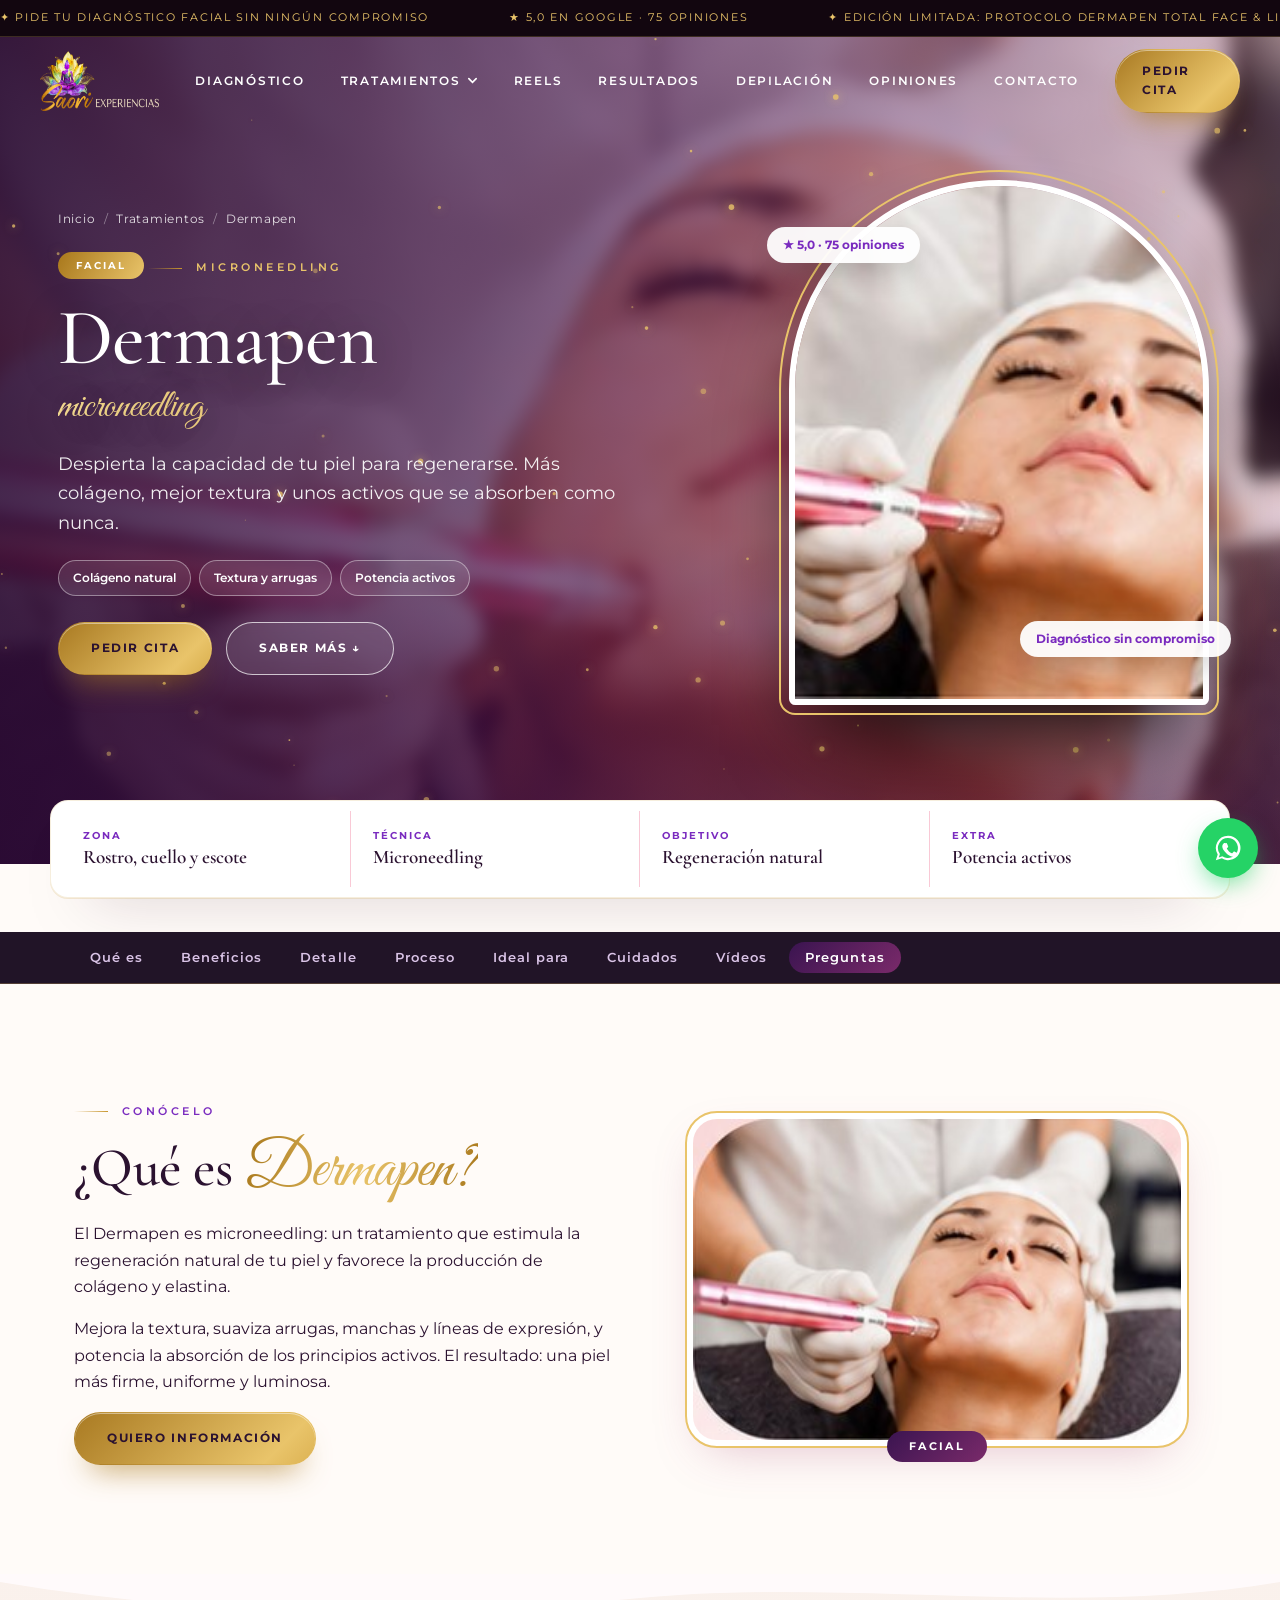
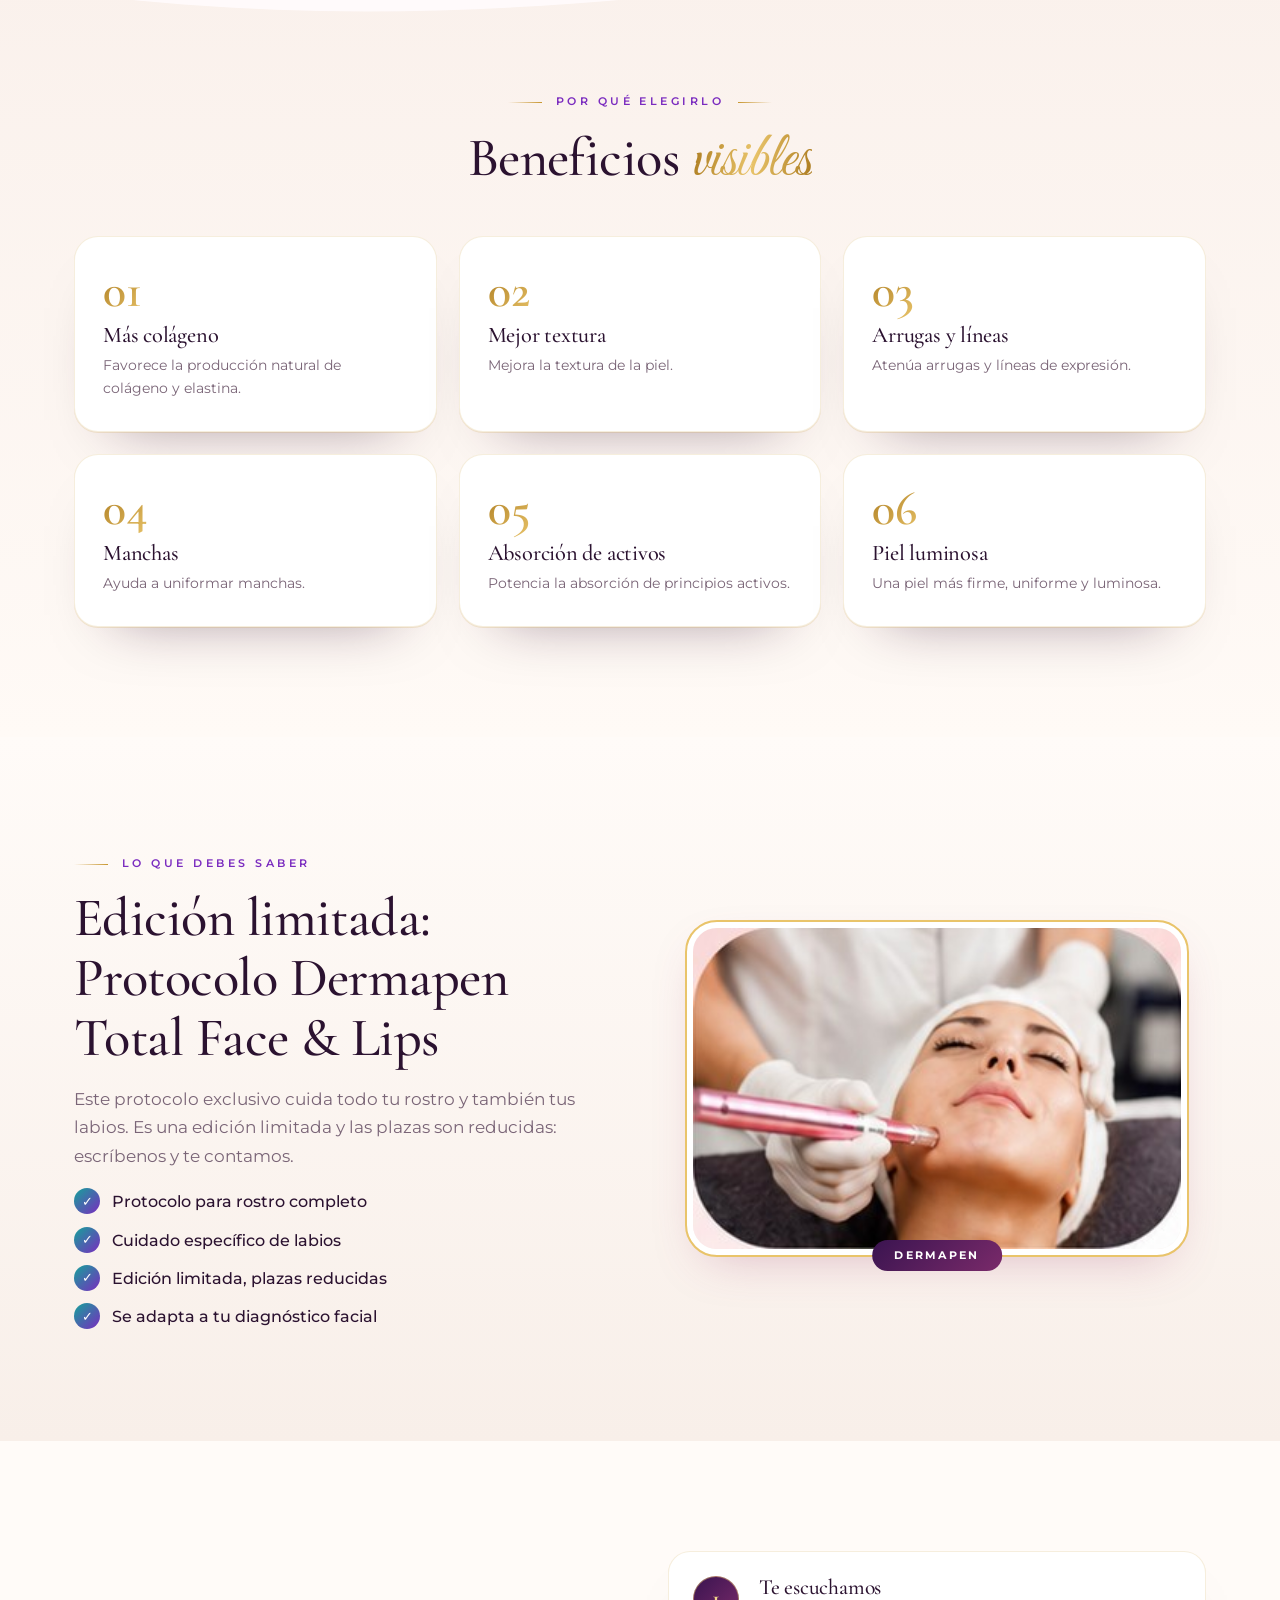
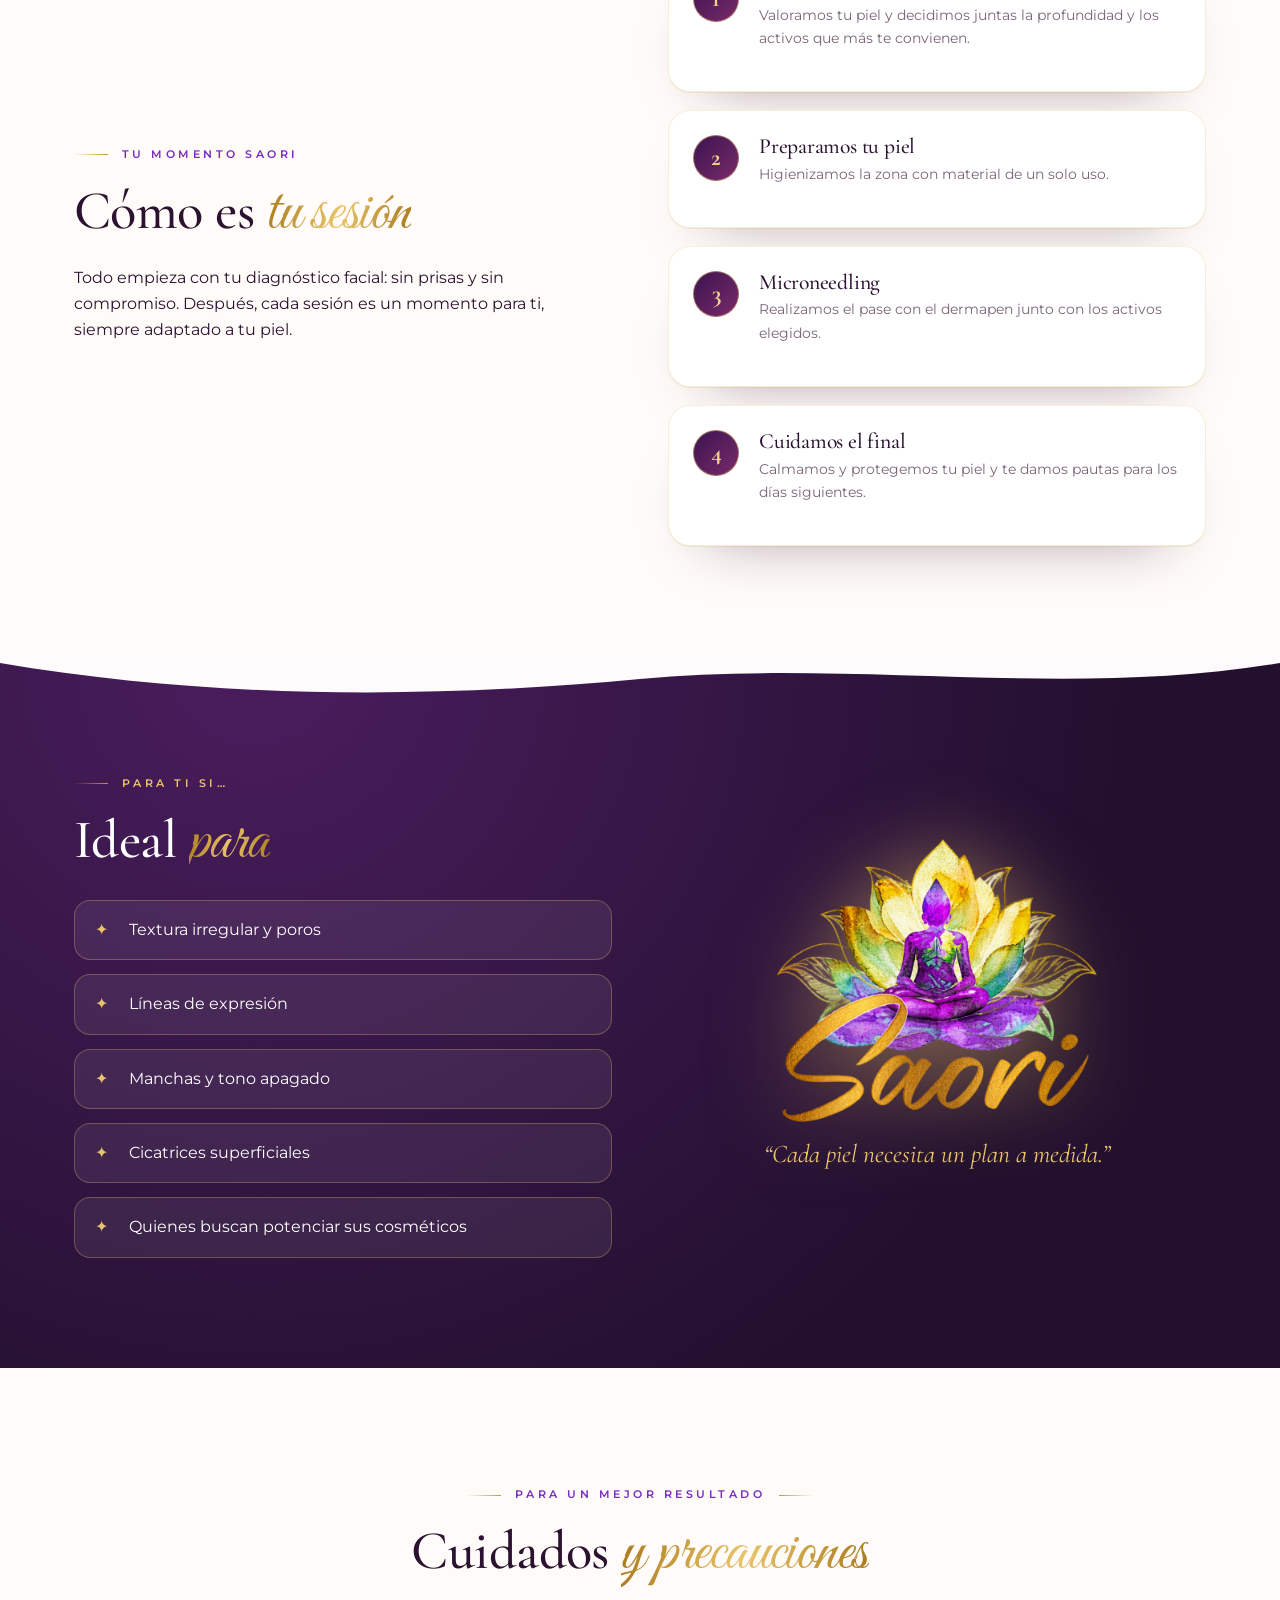
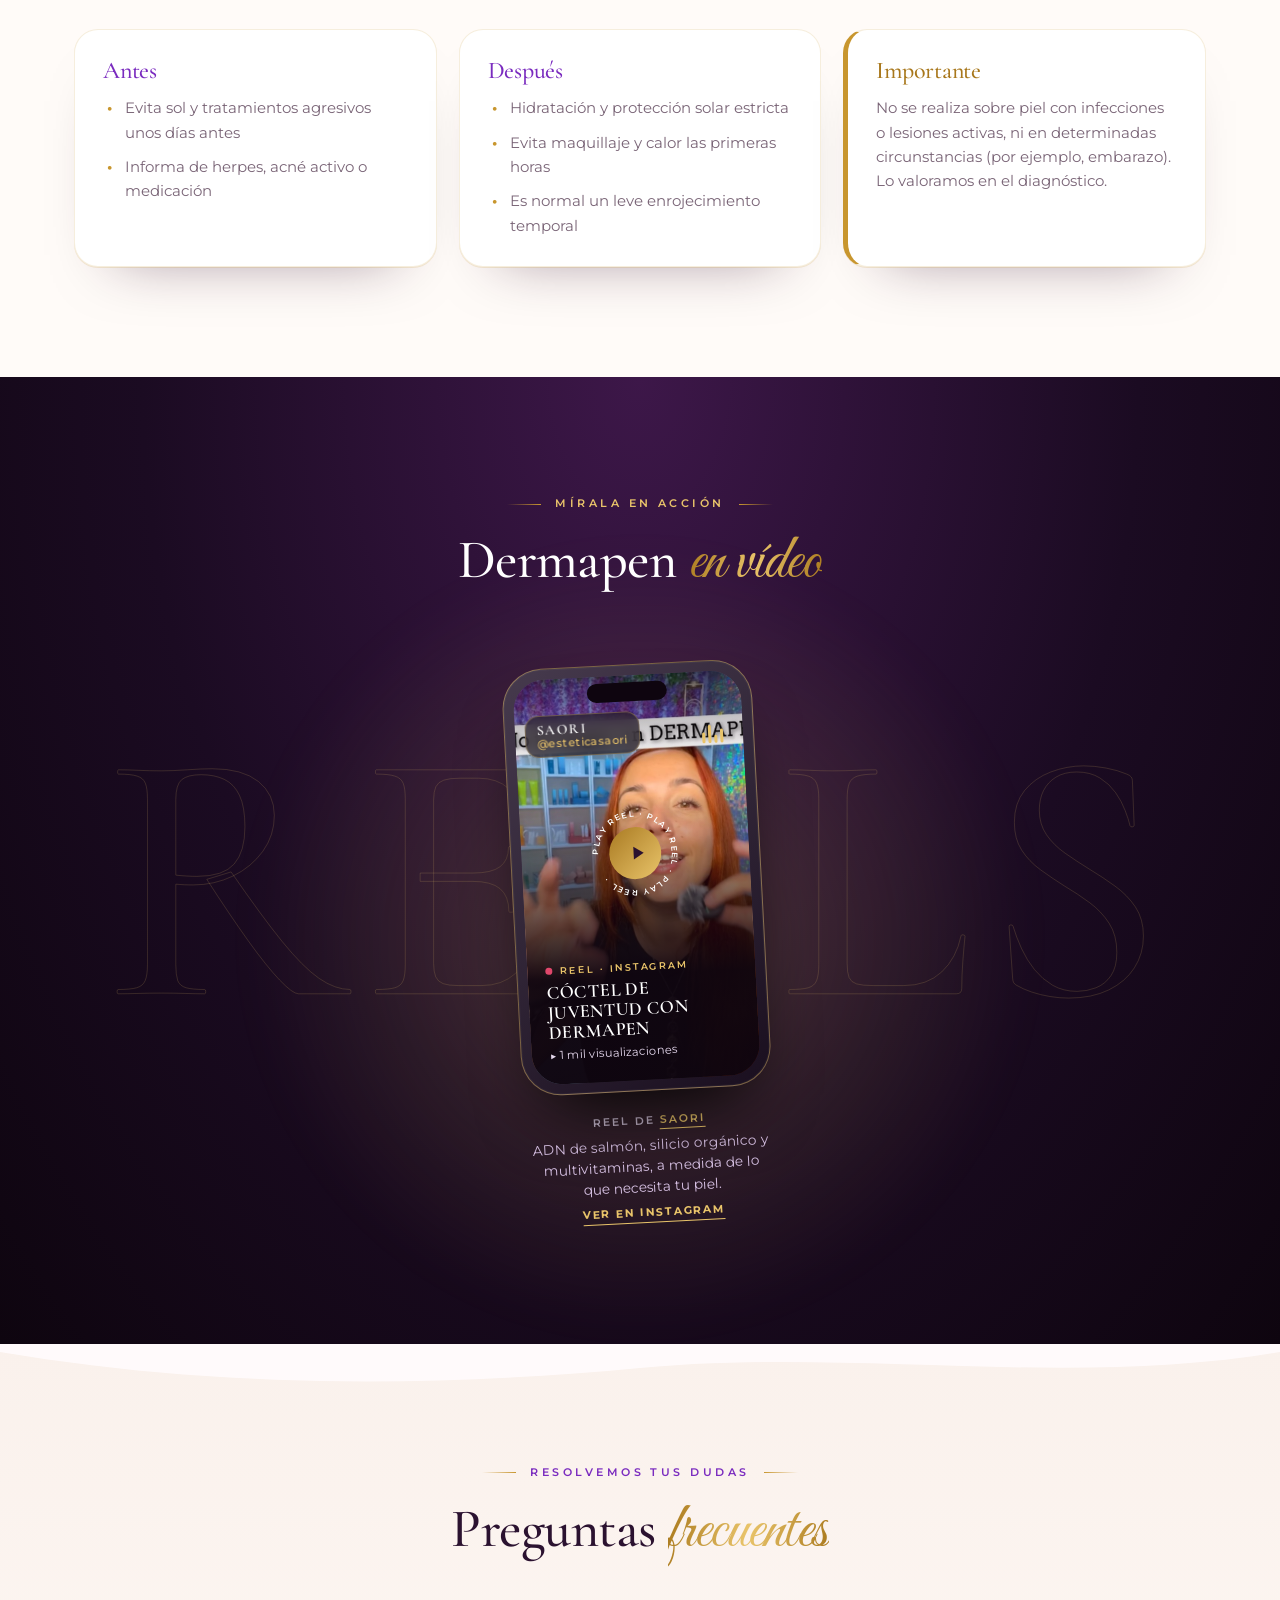
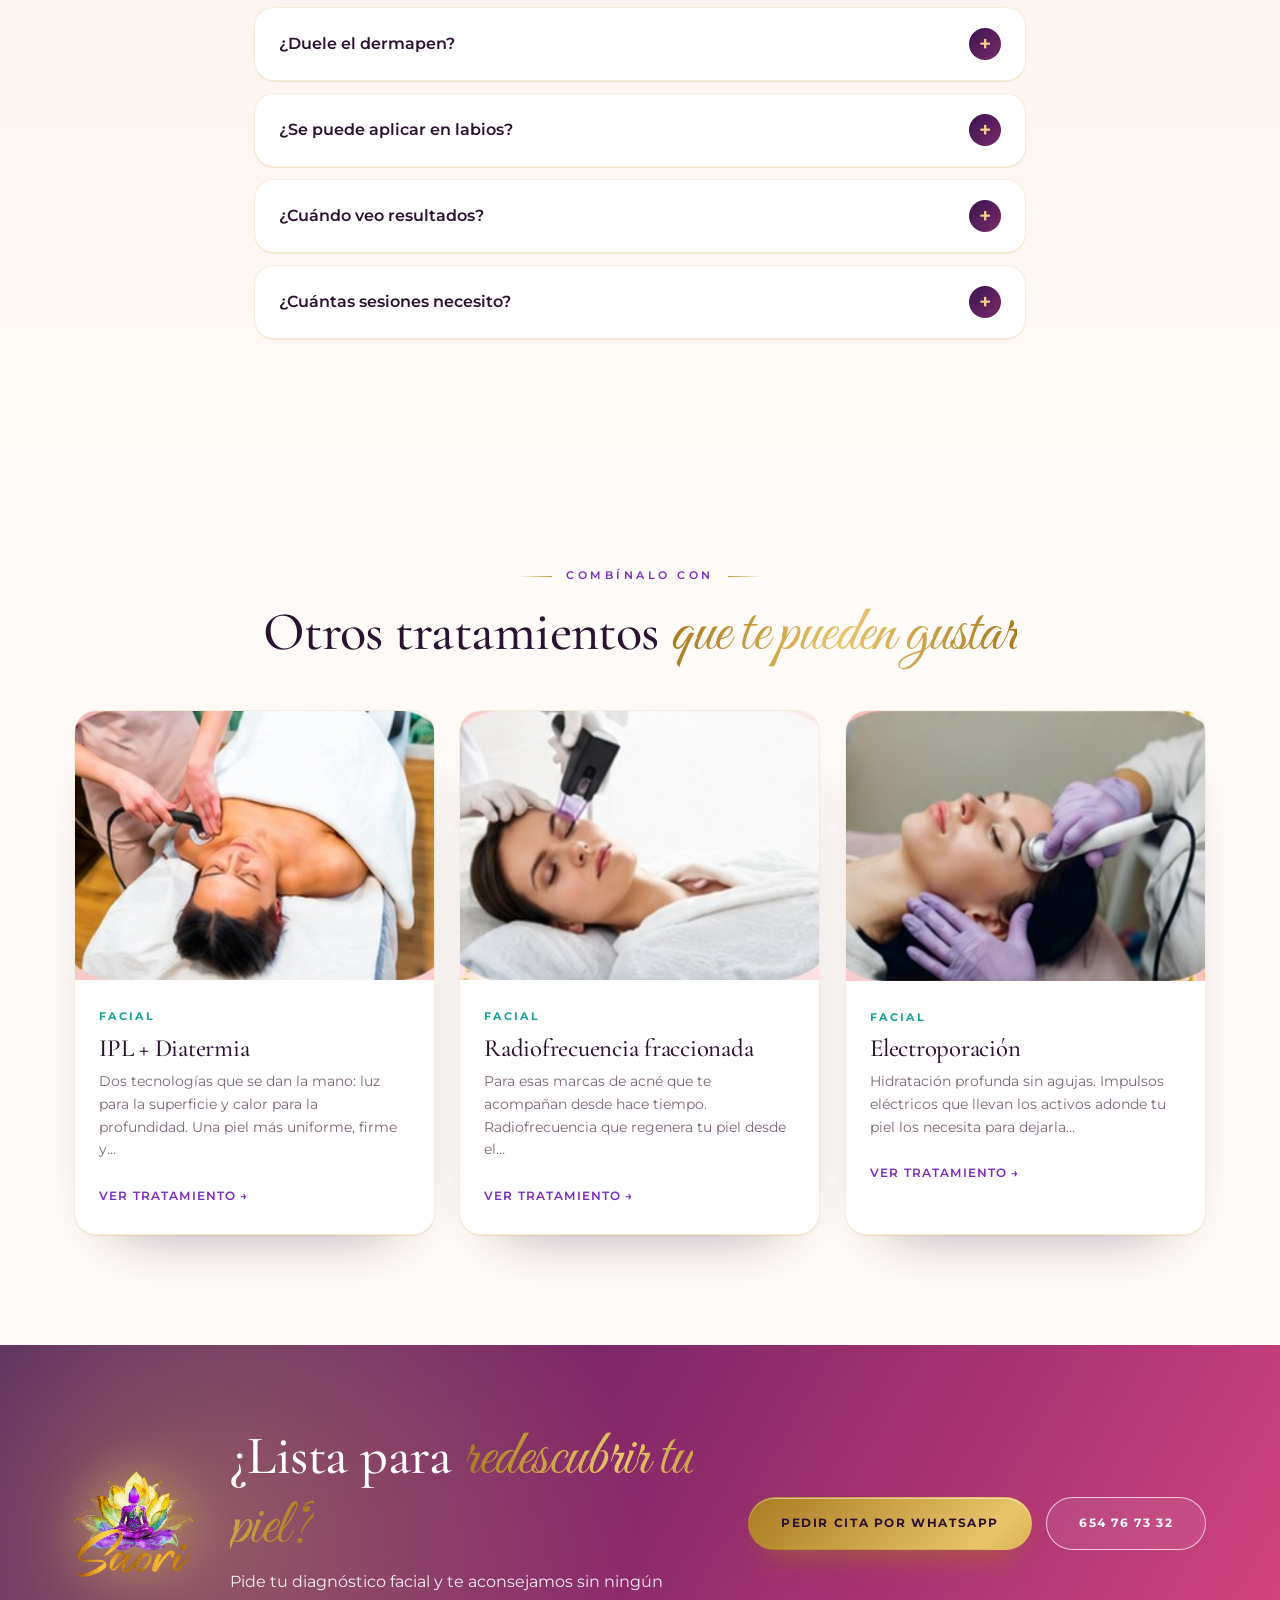
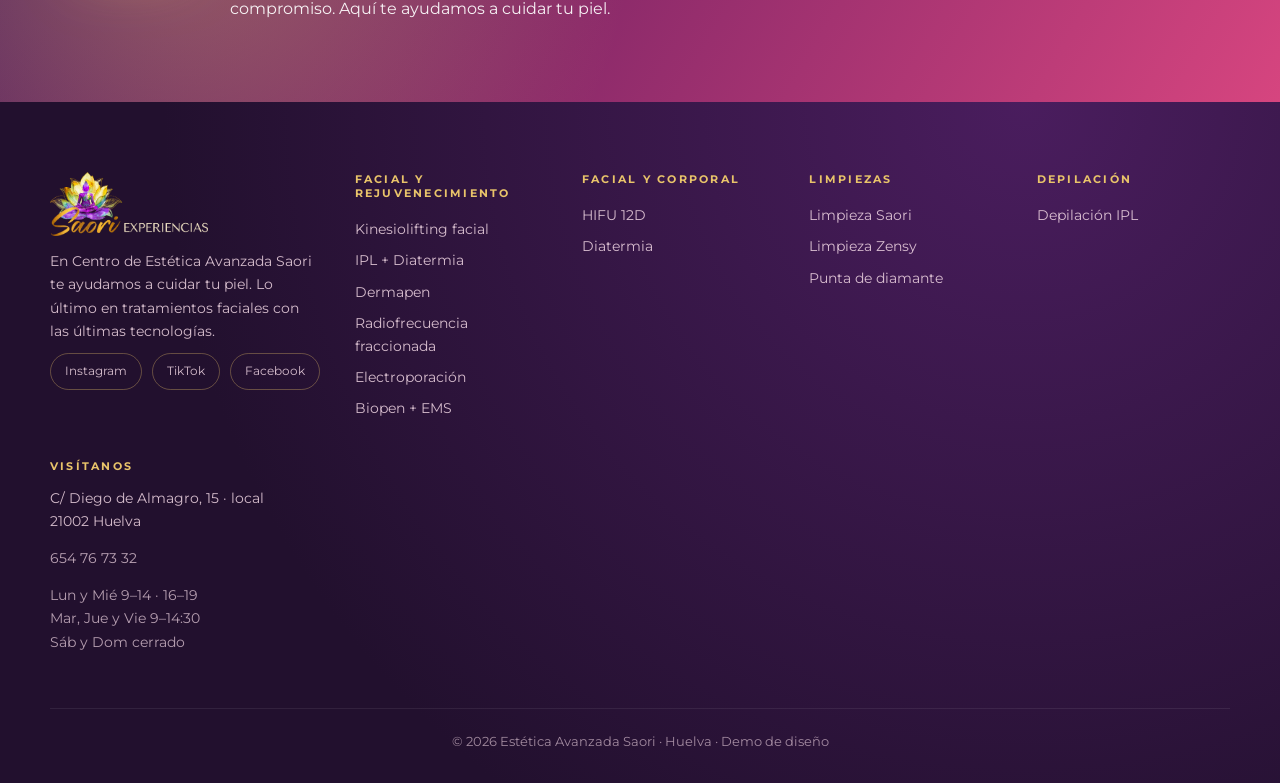
<file: dermapen.html>
<!doctype html>
<html lang="es">
<head>
<meta charset="utf-8">
<meta name="viewport" content="width=device-width, initial-scale=1">
<title>Dermapen en Huelva · Estética Avanzada Saori</title>
<meta name="description" content="Despierta la capacidad de tu piel para regenerarse. Más colágeno, mejor textura y unos activos que se absorben como nunca.">
<link rel="icon" href="assets/lotus-saori.png">
<meta name="theme-color" content="#1b0b22">
<link rel="canonical" href="https://sefiro888.github.io/saori-demo/dermapen.html">
<meta property="og:type" content="website">
<meta property="og:site_name" content="Estética Avanzada Saori · Huelva">
<meta property="og:locale" content="es_ES">
<meta property="og:title" content="Dermapen en Huelva · Estética Avanzada Saori">
<meta property="og:description" content="Despierta la capacidad de tu piel para regenerarse. Más colágeno, mejor textura y unos activos que se absorben como nunca.">
<meta property="og:url" content="https://sefiro888.github.io/saori-demo/dermapen.html">
<meta property="og:image" content="https://sefiro888.github.io/saori-demo/assets/og-saori.jpg">
<meta property="og:image:width" content="1200">
<meta property="og:image:height" content="630">
<meta property="og:image:alt" content="Logo de Estética Avanzada Saori, Huelva">
<meta name="twitter:card" content="summary_large_image">
<meta name="twitter:title" content="Dermapen en Huelva · Estética Avanzada Saori">
<meta name="twitter:description" content="Despierta la capacidad de tu piel para regenerarse. Más colágeno, mejor textura y unos activos que se absorben como nunca.">
<meta name="twitter:image" content="https://sefiro888.github.io/saori-demo/assets/og-saori.jpg">
<link rel="apple-touch-icon" href="assets/lotus-saori.png">

<link rel="preconnect" href="https://fonts.googleapis.com">
<link rel="preconnect" href="https://fonts.gstatic.com" crossorigin>
<link href="https://fonts.googleapis.com/css2?family=Cormorant+Garamond:ital,wght@0,500;0,600;0,700;1,500&family=Great+Vibes&family=Montserrat:wght@400;500;600;700&display=swap" rel="stylesheet">
<link rel="stylesheet" href="styles.css?v=1792570995">
<link rel="stylesheet" href="site.css?v=1792570995">
<link rel="stylesheet" href="extra.css?v=1792570995">
<link rel="stylesheet" href="premium.css?v=1792570995">
<link rel="stylesheet" href="viewer.css?v=1792570995">
<link rel="stylesheet" href="reelstyle.css?v=1792570995">
</head>
<body class="page-service">
<div class="progress" id="progress"></div>
<div class="site-top is-dark" id="siteTop">
  <div class="topbar" aria-label="Información destacada"><div class="ticker"><div class="ticker-track"><span>✦ Pide tu diagnóstico facial sin ningún compromiso</span><span>★ 5,0 en Google · 75 opiniones</span><span>✦ Edición limitada: Protocolo Dermapen Total Face &amp; Lips</span><span>✦ Depilación IPL desde 10 €</span><span>✦ C/ Diego de Almagro 15, local · Huelva</span><span>✦ HIFU 12D · Diatermia · Radiofrecuencia fraccionada</span><span>☎ 654 76 73 32</span><span>✦ Pide tu diagnóstico facial sin ningún compromiso</span><span>★ 5,0 en Google · 75 opiniones</span><span>✦ Edición limitada: Protocolo Dermapen Total Face &amp; Lips</span><span>✦ Depilación IPL desde 10 €</span><span>✦ C/ Diego de Almagro 15, local · Huelva</span><span>✦ HIFU 12D · Diatermia · Radiofrecuencia fraccionada</span><span>☎ 654 76 73 32</span></div></div></div>
  <header class="hdr" id="hdr"><div class="hdr-in">
    <a href="index.html" class="brand" aria-label="Inicio"><img class="lg-light" src="assets/logo.png" alt="Saori Experiencias"><img class="lg-dark" src="assets/logo-light.png" alt=""></a>
    <nav class="dnav" aria-label="Principal">
      <a href="index.html#diagnostico">Diagnóstico</a>
      <div class="has-mega" id="hasMega">
        <button class="mega-btn" aria-expanded="false" aria-haspopup="true">Tratamientos <svg width="11" height="11" viewBox="0 0 12 12"><path d="M2 4l4 4 4-4" fill="none" stroke="currentColor" stroke-width="1.8" stroke-linecap="round"/></svg></button>
        <div class="mega" role="menu"><div class="mega-in">
      <div class="mcols"><div class="mcol"><h4>Facial y rejuvenecimiento</h4><a class="mlink" style="--d:1" href="kinesiolifting-facial.html"><img src="assets/kinesio.jpg" alt="" loading="lazy"><span><b>Kinesiolifting facial</b><small>lifting manual</small></span></a><a class="mlink" style="--d:2" href="ipl-diatermia.html"><img src="assets/ipl.jpg" alt="" loading="lazy"><span><b>IPL + Diatermia</b><small>rejuvenecimiento integral</small></span></a><a class="mlink" style="--d:3" href="dermapen.html"><img src="assets/dermapen.jpg" alt="" loading="lazy"><span><b>Dermapen</b><small>microneedling</small></span></a><a class="mlink" style="--d:4" href="radiofrecuencia-fraccionada.html"><img src="assets/radiofrecuencia.jpg" alt="" loading="lazy"><span><b>Radiofrecuencia fraccionada</b><small>marcas y cicatrices</small></span></a><a class="mlink" style="--d:5" href="electroporacion.html"><img src="assets/electroporacion.jpg" alt="" loading="lazy"><span><b>Electroporación</b><small>sin agujas</small></span></a><a class="mlink" style="--d:6" href="biopen-ems.html"><img src="assets/biopen.jpg" alt="" loading="lazy"><span><b>Biopen + EMS</b><small>reafirmante</small></span></a></div><div class="mcol"><h4>Facial y corporal</h4><a class="mlink" style="--d:7" href="hifu-12d.html"><img src="assets/hifu.jpg" alt="" loading="lazy"><span><b>HIFU 12D</b><small>Facial y corporal</small></span></a><a class="mlink" style="--d:8" href="diatermia.html"><img src="assets/diatermia.jpg" alt="" loading="lazy"><span><b>Diatermia</b><small>Facial y corporal</small></span></a></div><div class="mcol"><h4>Limpiezas</h4><a class="mlink" style="--d:9" href="limpieza-saori.html"><img src="assets/limpieza-saori.jpg" alt="" loading="lazy"><span><b>Limpieza Saori</b><small>el despertar de la piel</small></span></a><a class="mlink" style="--d:10" href="limpieza-zensy.html"><img src="assets/limpieza-zensy.jpg" alt="" loading="lazy"><span><b>Limpieza Zensy</b><small>ultrasonidos</small></span></a><a class="mlink" style="--d:11" href="punta-de-diamante.html"><img src="assets/punta-diamante.jpg" alt="" loading="lazy"><span><b>Punta de diamante</b><small>piel nueva al instante</small></span></a></div><div class="mcol"><h4>Depilación</h4><a class="mlink" style="--d:12" href="depilacion-ipl.html"><img src="assets/depilacion.jpg" alt="" loading="lazy"><span><b>Depilación IPL</b><small>fotodepilación profesional</small></span></a></div></div>
      <a class="mfeat" href="https://wa.me/34654767332?text=Hola%2C%20quiero%20pedir%20mi%20diagn%C3%B3stico%20facial" target="_blank" rel="noopener">
        <img src="assets/emblema.jpg" alt="">
        <div><em>Todo empieza aquí</em><b>Diagnóstico facial</b><span>Sin ningún compromiso. Te aconsejamos el plan exacto para tu piel.</span><i>Reservar ahora →</i></div>
      </a></div></div>
      </div>
      <a href="index.html#reels">Reels</a>
      <a href="index.html#resultados">Resultados</a>
      <a href="depilacion-ipl.html">Depilación</a>
      <a href="index.html#opiniones">Opiniones</a>
      <a href="index.html#visitanos">Contacto</a>
    </nav>
    <a class="btn btn-gold hdr-cta" href="https://wa.me/34654767332?text=Hola%2C%20quiero%20pedir%20mi%20diagn%C3%B3stico%20facial" target="_blank" rel="noopener"><span>Pedir cita</span></a>
    <button class="burger" id="burger" aria-label="Abrir menú" aria-expanded="false"><span></span><span></span><span></span></button>
  </div></header>
</div>
<div class="mnav" id="mnav" aria-hidden="true">
  <div class="mnav-in">
    <a href="index.html#diagnostico" style="--i:1">Diagnóstico</a>
    <button class="m-acc" id="mAcc" style="--i:2" aria-expanded="false">Tratamientos <i>+</i></button>
    <div class="m-panel" id="mPanel"><div><p class="m-sub">Facial y rejuvenecimiento</p><a href="kinesiolifting-facial.html">Kinesiolifting facial</a><a href="ipl-diatermia.html">IPL + Diatermia</a><a href="dermapen.html">Dermapen</a><a href="radiofrecuencia-fraccionada.html">Radiofrecuencia fraccionada</a><a href="electroporacion.html">Electroporación</a><a href="biopen-ems.html">Biopen + EMS</a><p class="m-sub">Facial y corporal</p><a href="hifu-12d.html">HIFU 12D</a><a href="diatermia.html">Diatermia</a><p class="m-sub">Limpiezas</p><a href="limpieza-saori.html">Limpieza Saori</a><a href="limpieza-zensy.html">Limpieza Zensy</a><a href="punta-de-diamante.html">Punta de diamante</a><p class="m-sub">Depilación</p><a href="depilacion-ipl.html">Depilación IPL</a></div></div>
    <a href="index.html#reels" style="--i:3">Reels</a>
    <a href="index.html#resultados" style="--i:3">Resultados</a>
    <a href="depilacion-ipl.html" style="--i:4">Depilación</a>
    <a href="index.html#opiniones" style="--i:5">Opiniones</a>
    <a href="index.html#visitanos" style="--i:6">Contacto</a>
    <a class="btn btn-gold m-cta" href="https://wa.me/34654767332?text=Hola%2C%20quiero%20pedir%20mi%20diagn%C3%B3stico%20facial" target="_blank" rel="noopener" style="--i:7">Pedir mi diagnóstico</a>
    <p class="m-contact" style="--i:8">☎ 654 76 73 32 · C/ Diego de Almagro 15, Huelva</p>
  </div>
</div>
<main>
<section class="shero">
  <div class="shero-bg" style="background-image:url(assets/dermapen.jpg)"></div>
  <div class="shero-ov"></div>
  <canvas id="sparkles" aria-hidden="true"></canvas>
  <div class="shero-in">
    <div class="shero-text">
      <nav class="crumbs" aria-label="Migas"><a href="index.html">Inicio</a><i>/</i><a href="index.html#tratamientos">Tratamientos</a><i>/</i><span>Dermapen</span></nav>
      <span class="pill">Facial</span>
      <p class="eyebrow gold">Microneedling</p>
      <h1>Dermapen<span class="script">microneedling</span></h1>
      <p class="lead">Despierta la capacidad de tu piel para regenerarse. Más colágeno, mejor textura y unos activos que se absorben como nunca.</p>
      <div class="schips"><span>Colágeno natural</span><span>Textura y arrugas</span><span>Potencia activos</span></div>
      <div class="hero-actions"><a class="btn btn-gold" href="https://wa.me/34654767332?text=Hola%2C%20me%20interesa%20Dermapen.%20%C2%BFMe%20pod%C3%A9is%20dar%20informaci%C3%B3n%20y%20cita%3F" target="_blank" rel="noopener">Pedir cita</a><a class="btn btn-light" href="#que-es">Saber más ↓</a></div>
    </div>
    <div class="shero-photo"><div class="arch"><img src="assets/dermapen.jpg" alt="Dermapen"></div>
      <span class="float f1">★ 5,0 · 75 opiniones</span><span class="float f2">Diagnóstico sin compromiso</span></div>
  </div>
</section>
<div class="factbar"><div class="wrap facts"><div class="fact"><small>Zona</small><b>Rostro, cuello y escote</b></div><div class="fact"><small>Técnica</small><b>Microneedling</b></div><div class="fact"><small>Objetivo</small><b>Regeneración natural</b></div><div class="fact"><small>Extra</small><b>Potencia activos</b></div></div></div>
<nav class="subnav" id="subnav" aria-label="En esta página"><div class="wrap">
  <a href="#que-es">Qué es</a><a href="#beneficios">Beneficios</a><a href="#especial">Detalle</a><a href="#proceso">Proceso</a><a href="#ideal">Ideal para</a><a href="#cuidados">Cuidados</a><a href="#reels">Vídeos</a><a href="#faq">Preguntas</a>
</div></nav>

<section class="sec" id="que-es"><div class="wrap two">
  <div class="reveal"><p class="eyebrow">Conócelo</p><h2>¿Qué es <span class="script">Dermapen?</span></h2><p>El Dermapen es microneedling: un tratamiento que estimula la regeneración natural de tu piel y favorece la producción de colágeno y elastina.</p><p>Mejora la textura, suaviza arrugas, manchas y líneas de expresión, y potencia la absorción de los principios activos. El resultado: una piel más firme, uniforme y luminosa.</p>
    <a class="btn btn-gold" href="https://wa.me/34654767332?text=Hola%2C%20me%20interesa%20Dermapen.%20%C2%BFMe%20pod%C3%A9is%20dar%20informaci%C3%B3n%20y%20cita%3F" target="_blank" rel="noopener">Quiero información</a></div>
  <div class="reveal photo-card tall"><img src="assets/dermapen.jpg" alt="Dermapen"><span class="photo-tag">Facial</span></div>
</div></section>

<section class="sec tint" id="beneficios"><div class="wrap">
  <div class="head reveal"><p class="eyebrow">Por qué elegirlo</p><h2>Beneficios <span class="script">visibles</span></h2></div>
  <div class="bens"><div class="ben reveal"><span class="ben-n">01</span><h3>Más colágeno</h3><p>Favorece la producción natural de colágeno y elastina.</p></div><div class="ben reveal"><span class="ben-n">02</span><h3>Mejor textura</h3><p>Mejora la textura de la piel.</p></div><div class="ben reveal"><span class="ben-n">03</span><h3>Arrugas y líneas</h3><p>Atenúa arrugas y líneas de expresión.</p></div><div class="ben reveal"><span class="ben-n">04</span><h3>Manchas</h3><p>Ayuda a uniformar manchas.</p></div><div class="ben reveal"><span class="ben-n">05</span><h3>Absorción de activos</h3><p>Potencia la absorción de principios activos.</p></div><div class="ben reveal"><span class="ben-n">06</span><h3>Piel luminosa</h3><p>Una piel más firme, uniforme y luminosa.</p></div></div>
</div></section>

<section class="sec alt" id="especial"><div class="wrap two">
      <div class="reveal"><p class="eyebrow">Lo que debes saber</p><h2>Edición limitada: Protocolo Dermapen Total Face &amp; Lips</h2><p class="lead2">Este protocolo exclusivo cuida todo tu rostro y también tus labios. Es una edición limitada y las plazas son reducidas: escríbenos y te contamos.</p><ul class="checks"><li>Protocolo para rostro completo</li><li>Cuidado específico de labios</li><li>Edición limitada, plazas reducidas</li><li>Se adapta a tu diagnóstico facial</li></ul></div>
      <div class="reveal photo-card"><img src="assets/dermapen.jpg" alt="Dermapen"><span class="photo-tag">Dermapen</span></div>
    </div></section>

<section class="sec" id="proceso"><div class="wrap two">
  <div class="reveal"><p class="eyebrow">Tu momento Saori</p><h2>Cómo es <span class="script">tu sesión</span></h2>
    <p>Todo empieza con tu diagnóstico facial: sin prisas y sin compromiso. Después, cada sesión es un momento para ti, siempre adaptado a tu piel.</p></div>
  <ol class="steps"><li class="reveal"><span>1</span><div><h3>Te escuchamos</h3><p>Valoramos tu piel y decidimos juntas la profundidad y los activos que más te convienen.</p></div></li><li class="reveal"><span>2</span><div><h3>Preparamos tu piel</h3><p>Higienizamos la zona con material de un solo uso.</p></div></li><li class="reveal"><span>3</span><div><h3>Microneedling</h3><p>Realizamos el pase con el dermapen junto con los activos elegidos.</p></div></li><li class="reveal"><span>4</span><div><h3>Cuidamos el final</h3><p>Calmamos y protegemos tu piel y te damos pautas para los días siguientes.</p></div></li></ol>
</div></section>

<section class="sec dark" id="ideal"><div class="wrap two">
  <div class="reveal"><p class="eyebrow gold">Para ti si…</p><h2>Ideal <span class="script">para</span></h2><ul class="ideal"><li>Textura irregular y poros</li><li>Líneas de expresión</li><li>Manchas y tono apagado</li><li>Cicatrices superficiales</li><li>Quienes buscan potenciar sus cosméticos</li></ul></div>
  <div class="reveal ideal-img"><img src="assets/lotus-saori.png" alt=""><p>“Cada piel necesita un plan a medida.”</p></div>
</div></section>

<section class="sec" id="cuidados"><div class="wrap">
  <div class="head reveal"><p class="eyebrow">Para un mejor resultado</p><h2>Cuidados <span class="script">y precauciones</span></h2></div>
  <div class="care3">
    <div class="care reveal"><h3>Antes</h3><ul><li>Evita sol y tratamientos agresivos unos días antes</li><li>Informa de herpes, acné activo o medicación</li></ul></div>
    <div class="care reveal"><h3>Después</h3><ul><li>Hidratación y protección solar estricta</li><li>Evita maquillaje y calor las primeras horas</li><li>Es normal un leve enrojecimiento temporal</li></ul></div>
    <div class="care warn reveal"><h3>Importante</h3><p>No se realiza sobre piel con infecciones o lesiones activas, ni en determinadas circunstancias (por ejemplo, embarazo). Lo valoramos en el diagnóstico.</p></div>
  </div>
</div></section>

<section class="sec reels-sec" id="reels"><span class="reel-bg-text" aria-hidden="true">REELS</span><div class="wrap">
  <div class="head reveal"><p class="eyebrow">Mírala en acción</p><h2>Dermapen <span class="script">en vídeo</span></h2></div>
  <div class="reels-grid reel-row n1"><figure class="reel tilt-l" data-net="ig" data-open="https://www.instagram.com/reel/Degxk2DAW_h/embed/" data-link="https://www.instagram.com/reel/Degxk2DAW_h/" data-title="Cóctel de juventud con dermapen">
  <div class="phone">
    <span class="phone-notch" aria-hidden="true"></span>
    <span class="reel-credit"><b>Saori</b><i>@esteticasaori</i></span>
    <button type="button" class="reel-play" aria-label="Reproducir el reel: Cóctel de juventud con dermapen">
      <img src="assets/reels/ig-coctel.jpg" alt="" loading="lazy">
      <span class="reel-ring" aria-hidden="true"><svg viewBox="0 0 120 120"><defs><path id="rcigcoctel" d="M60,60 m-46,0 a46,46 0 1,1 92,0 a46,46 0 1,1 -92,0"/></defs><text><textPath href="#rcigcoctel">PLAY REEL · PLAY REEL · PLAY REEL · </textPath></text></svg><i><svg viewBox="0 0 24 24" fill="currentColor"><path d="M8 5v14l11-7z"/></svg></i></span>
      <span class="reel-eq" aria-hidden="true"><b></b><b></b><b></b><b></b></span>
      <span class="reel-meta"><em><i class="rec"></i> Reel · Instagram</em><strong>Cóctel de juventud con dermapen</strong><small>▶ 1 mil visualizaciones</small></span>
    </button>
  </div>
  <figcaption><strong class="reel-by">Reel de <a href="https://www.instagram.com/reel/Degxk2DAW_h/" target="_blank" rel="noopener">Saori</a></strong><span>ADN de salmón, silicio orgánico y multivitaminas, a medida de lo que necesita tu piel.</span>
    <a class="link-arrow" href="https://www.instagram.com/reel/Degxk2DAW_h/" target="_blank" rel="noopener">Ver en Instagram</a></figcaption>
</figure></div></div></section>

<section class="sec tint" id="faq"><div class="wrap narrow">
  <div class="head reveal"><p class="eyebrow">Resolvemos tus dudas</p><h2>Preguntas <span class="script">frecuentes</span></h2></div>
  <div class="faqs"><div class="faq reveal"><button class="faq-q" aria-expanded="false"><span>¿Duele el dermapen?</span><i>+</i></button><div class="faq-a"><div><p>Se aplica con cuidado y se adapta a tu sensibilidad. Se percibe una sensación de pinchazos suaves y vibración.</p></div></div></div><div class="faq reveal"><button class="faq-q" aria-expanded="false"><span>¿Se puede aplicar en labios?</span><i>+</i></button><div class="faq-a"><div><p>Sí, existe un protocolo específico: Dermapen Total Face &amp; Lips.</p></div></div></div><div class="faq reveal"><button class="faq-q" aria-expanded="false"><span>¿Cuándo veo resultados?</span><i>+</i></button><div class="faq-a"><div><p>La piel se va renovando de forma progresiva; el efecto se consolida con la constancia.</p></div></div></div><div class="faq reveal"><button class="faq-q" aria-expanded="false"><span>¿Cuántas sesiones necesito?</span><i>+</i></button><div class="faq-a"><div><p>Depende de tu objetivo; lo definimos en tu diagnóstico facial.</p></div></div></div></div>
</div></section>

<section class="sec"><div class="wrap">
  <div class="head reveal"><p class="eyebrow">Combínalo con</p><h2>Otros tratamientos <span class="script">que te pueden gustar</span></h2></div>
  <div class="grid"><a class="card tilt" href="ipl-diatermia.html"><img src="assets/ipl.jpg" alt="IPL + Diatermia" loading="lazy"><div class="card-b"><span class="tag">Facial</span><h3>IPL + Diatermia</h3><p>Dos tecnologías que se dan la mano: luz para la superficie y calor para la profundidad. Una piel más uniforme, firme y…</p><span class="more">Ver tratamiento →</span></div></a><a class="card tilt" href="radiofrecuencia-fraccionada.html"><img src="assets/radiofrecuencia.jpg" alt="Radiofrecuencia fraccionada" loading="lazy"><div class="card-b"><span class="tag">Facial</span><h3>Radiofrecuencia fraccionada</h3><p>Para esas marcas de acné que te acompañan desde hace tiempo. Radiofrecuencia que regenera tu piel desde el…</p><span class="more">Ver tratamiento →</span></div></a><a class="card tilt" href="electroporacion.html"><img src="assets/electroporacion.jpg" alt="Electroporación" loading="lazy"><div class="card-b"><span class="tag">Facial</span><h3>Electroporación</h3><p>Hidratación profunda sin agujas. Impulsos eléctricos que llevan los activos adonde tu piel los necesita para dejarla…</p><span class="more">Ver tratamiento →</span></div></a></div>
</div></section>

<section class="cta"><div class="wrap cta-in reveal">
  <img src="assets/lotus-saori.png" alt="">
  <div><h2>¿Lista para <span class="script">redescubrir tu piel?</span></h2><p>Pide tu diagnóstico facial y te aconsejamos sin ningún compromiso. Aquí te ayudamos a cuidar tu piel.</p></div>
  <div class="hero-actions"><a class="btn btn-gold" href="https://wa.me/34654767332?text=Hola%2C%20me%20interesa%20Dermapen.%20%C2%BFMe%20pod%C3%A9is%20dar%20informaci%C3%B3n%20y%20cita%3F" target="_blank" rel="noopener">Pedir cita por WhatsApp</a><a class="btn btn-light" href="tel:+34654767332">654 76 73 32</a></div>
</div></section>
</main>
<footer class="footer">
  <div class="foot-in">
    <div class="foot-brand"><img src="assets/logo-light.png" alt="Saori Experiencias">
      <p>En Centro de Estética Avanzada Saori te ayudamos a cuidar tu piel. Lo último en tratamientos faciales con las últimas tecnologías.</p>
      <div class="foot-soc"><a href="https://www.instagram.com/esteticasaori/" target="_blank" rel="noopener">Instagram</a><a href="https://www.tiktok.com/@esteticarocioguti" target="_blank" rel="noopener">TikTok</a><a href="https://www.facebook.com/esteticasaorihuelva" target="_blank" rel="noopener">Facebook</a></div></div>
    <div><h4>Facial y rejuvenecimiento</h4><a href="kinesiolifting-facial.html">Kinesiolifting facial</a><a href="ipl-diatermia.html">IPL + Diatermia</a><a href="dermapen.html">Dermapen</a><a href="radiofrecuencia-fraccionada.html">Radiofrecuencia fraccionada</a><a href="electroporacion.html">Electroporación</a><a href="biopen-ems.html">Biopen + EMS</a></div><div><h4>Facial y corporal</h4><a href="hifu-12d.html">HIFU 12D</a><a href="diatermia.html">Diatermia</a></div><div><h4>Limpiezas</h4><a href="limpieza-saori.html">Limpieza Saori</a><a href="limpieza-zensy.html">Limpieza Zensy</a><a href="punta-de-diamante.html">Punta de diamante</a></div><div><h4>Depilación</h4><a href="depilacion-ipl.html">Depilación IPL</a></div>
    <div><h4>Visítanos</h4><p>C/ Diego de Almagro, 15 · local<br>21002 Huelva</p><p><a href="tel:+34654767332">654 76 73 32</a></p>
      <p class="foot-h">Lun y Mié 9–14 · 16–19<br>Mar, Jue y Vie 9–14:30<br>Sáb y Dom cerrado</p></div>
  </div>
  <small>© <span id="yr"></span> Estética Avanzada Saori · Huelva · Demo de diseño</small>
</footer>
<a class="wa-float" href="https://wa.me/34654767332?text=Hola%2C%20quiero%20pedir%20mi%20diagn%C3%B3stico%20facial" target="_blank" rel="noopener" aria-label="WhatsApp">
  <svg viewBox="0 0 32 32" width="30" height="30" fill="#fff"><path d="M16 3a13 13 0 0 0-11 19.8L3 29l6.4-2A13 13 0 1 0 16 3zm0 2.4a10.6 10.6 0 1 1-5.6 19.6l-.4-.2-3.8 1.2 1.2-3.7-.3-.4A10.6 10.6 0 0 1 16 5.4zm-3.7 5.2c-.3 0-.7.1-1 .5-.4.4-1.4 1.4-1.4 3.3s1.4 3.8 1.6 4.1c.2.3 2.8 4.4 6.9 6 3.4 1.3 4.1 1 4.8.9.8-.1 2.4-1 2.7-2 .3-.9.3-1.7.2-1.9-.1-.2-.4-.3-.8-.5l-2.5-1.2c-.3-.1-.6-.2-.8.2-.3.4-1 1.2-1.2 1.4-.2.2-.4.3-.8.1-.4-.2-1.6-.6-3-1.9-1.1-1-1.9-2.3-2.1-2.7-.2-.4 0-.6.2-.8l.6-.7c.2-.2.2-.4.4-.6.1-.2.1-.5 0-.7l-1.1-2.7c-.3-.7-.6-.6-.8-.6z"/></svg>
</a>
<script src="app.js?v=1792570995"></script>
<script src="premium.js?v=1792570995"></script>
<script src="viewer.js?v=1792570995"></script>
</body></html>
</file>
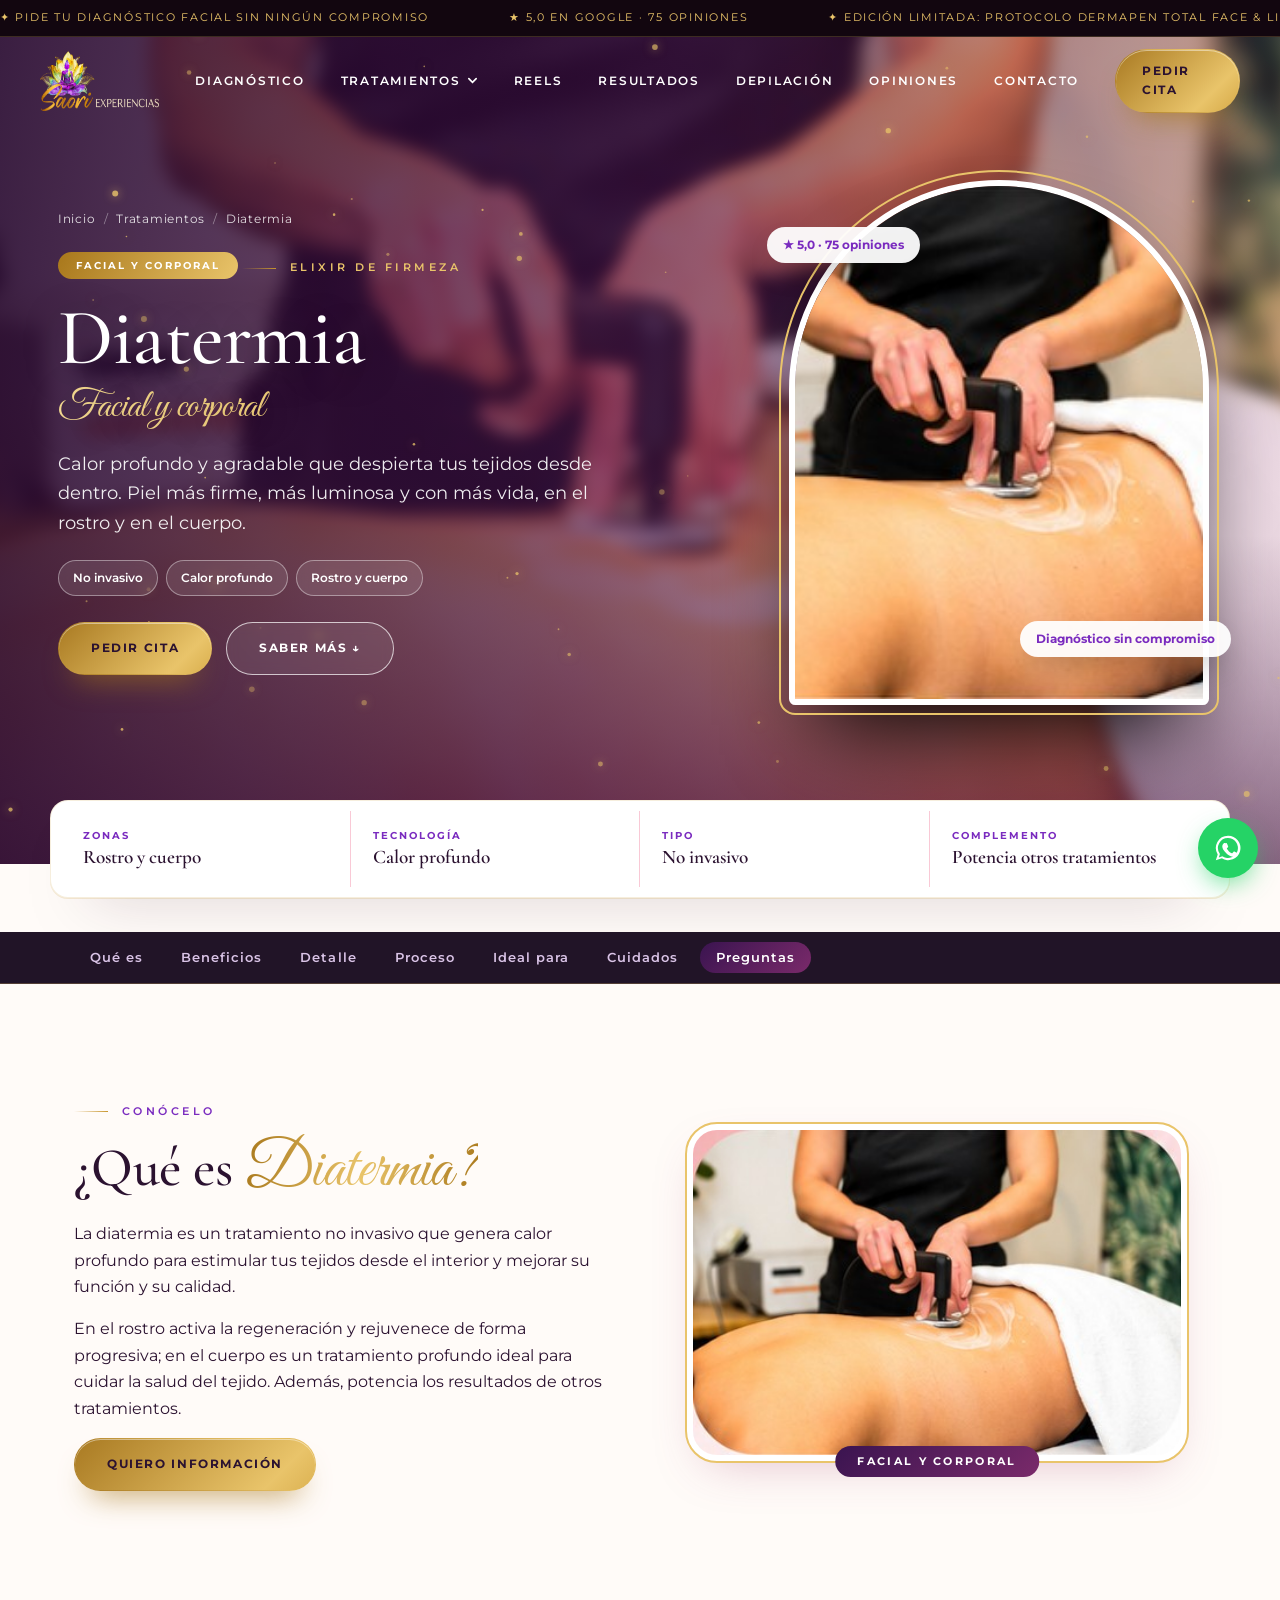
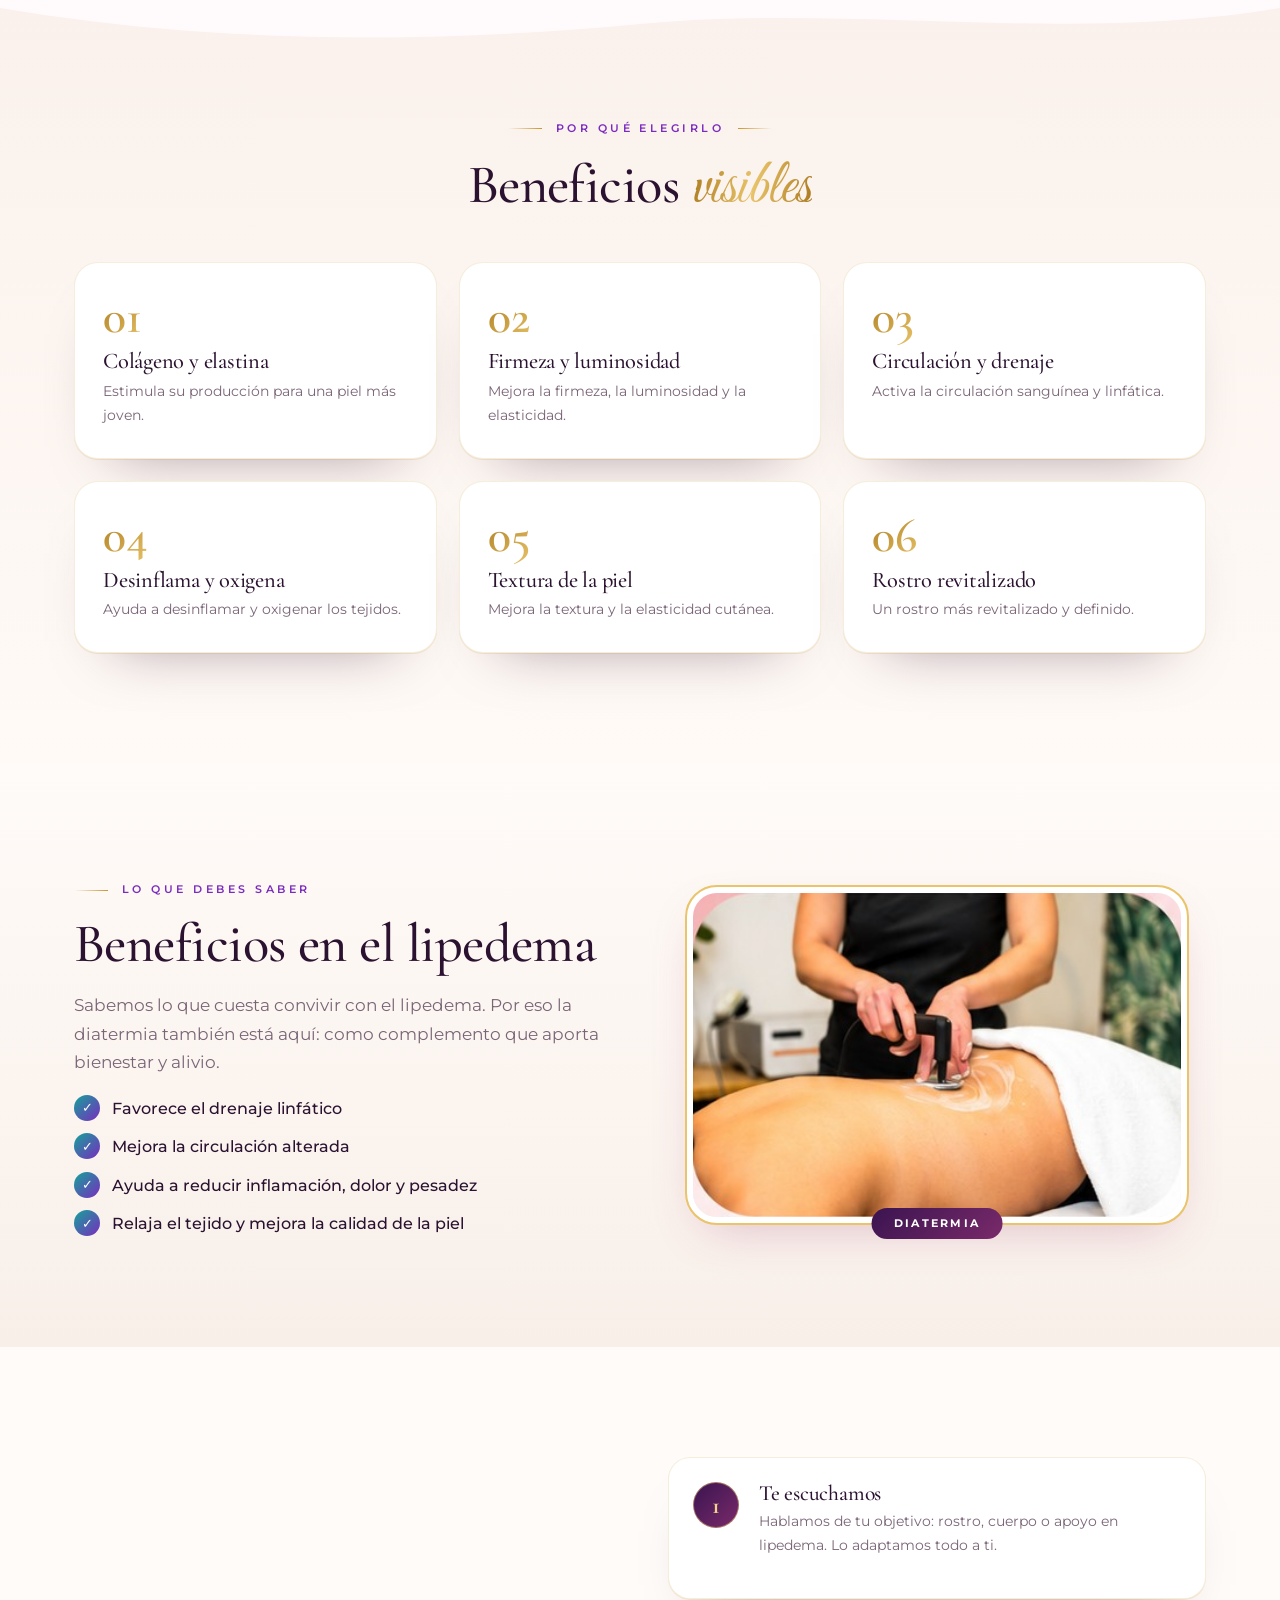
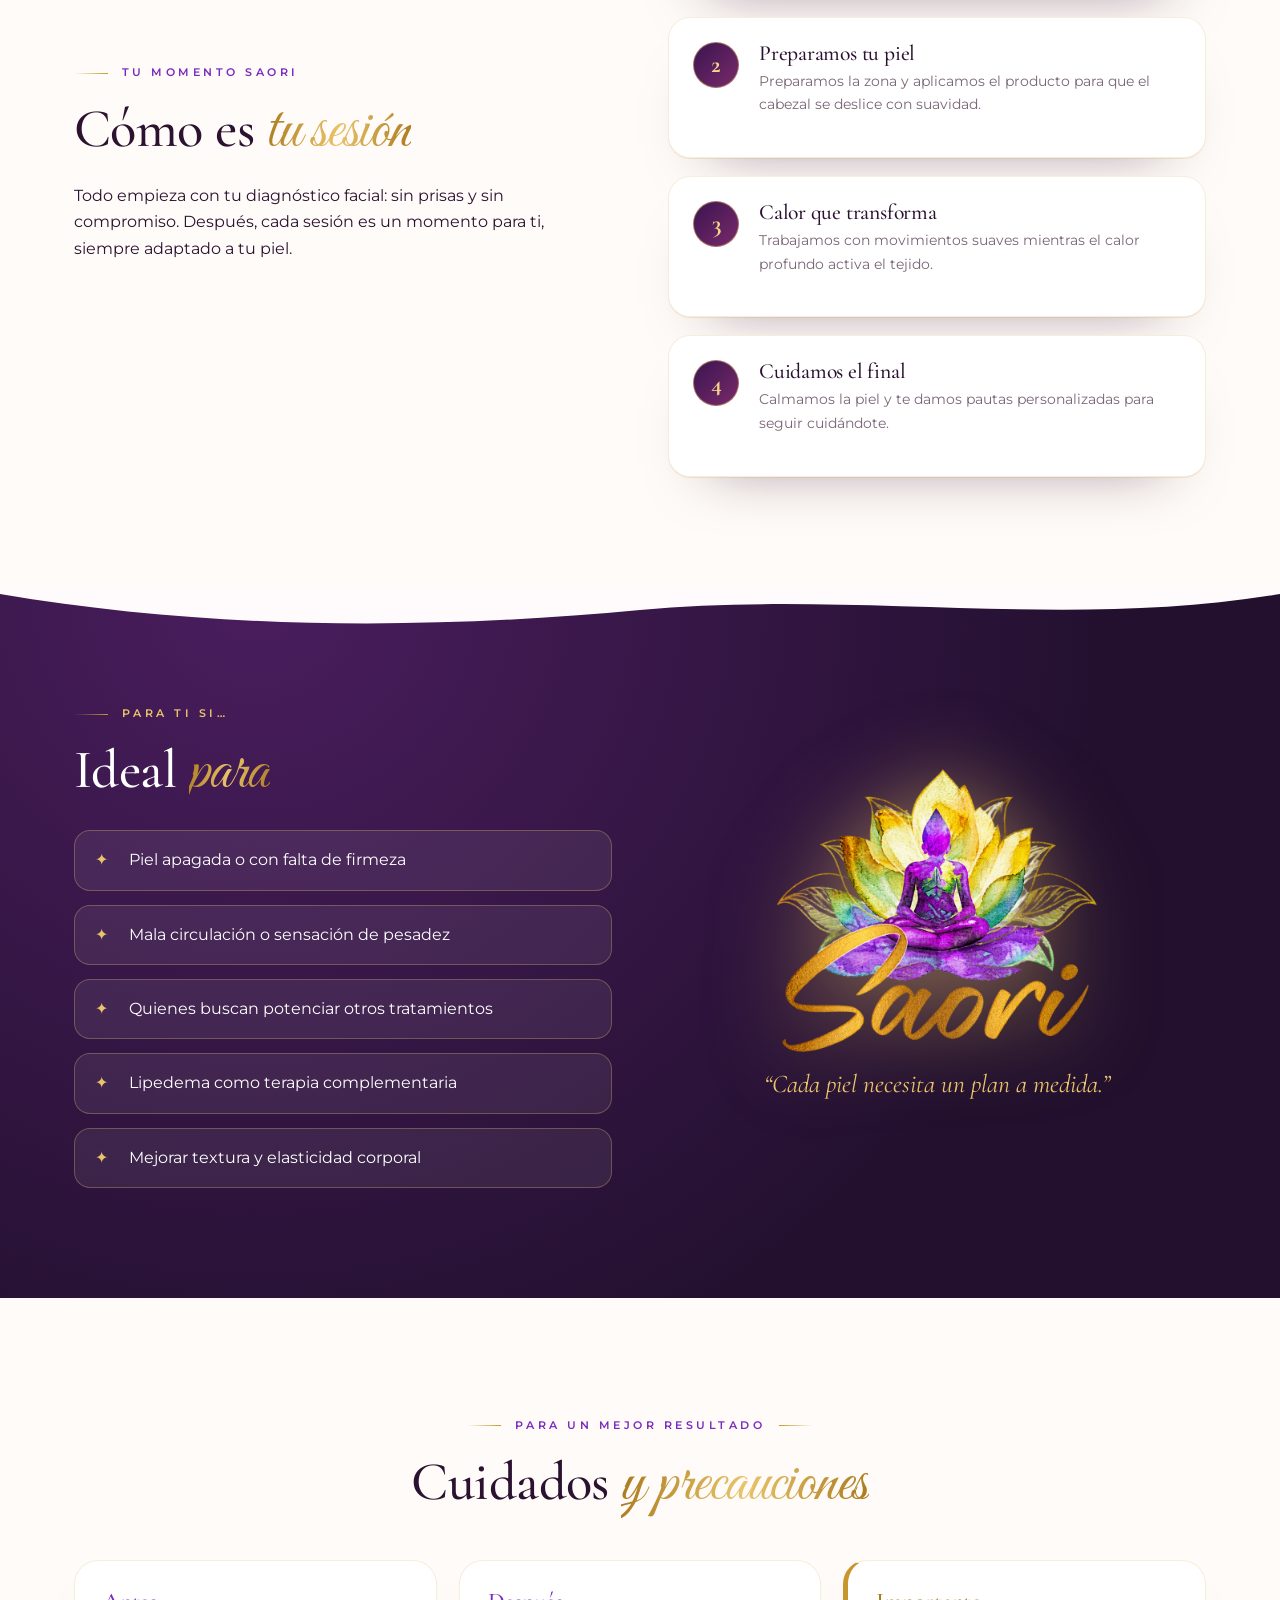
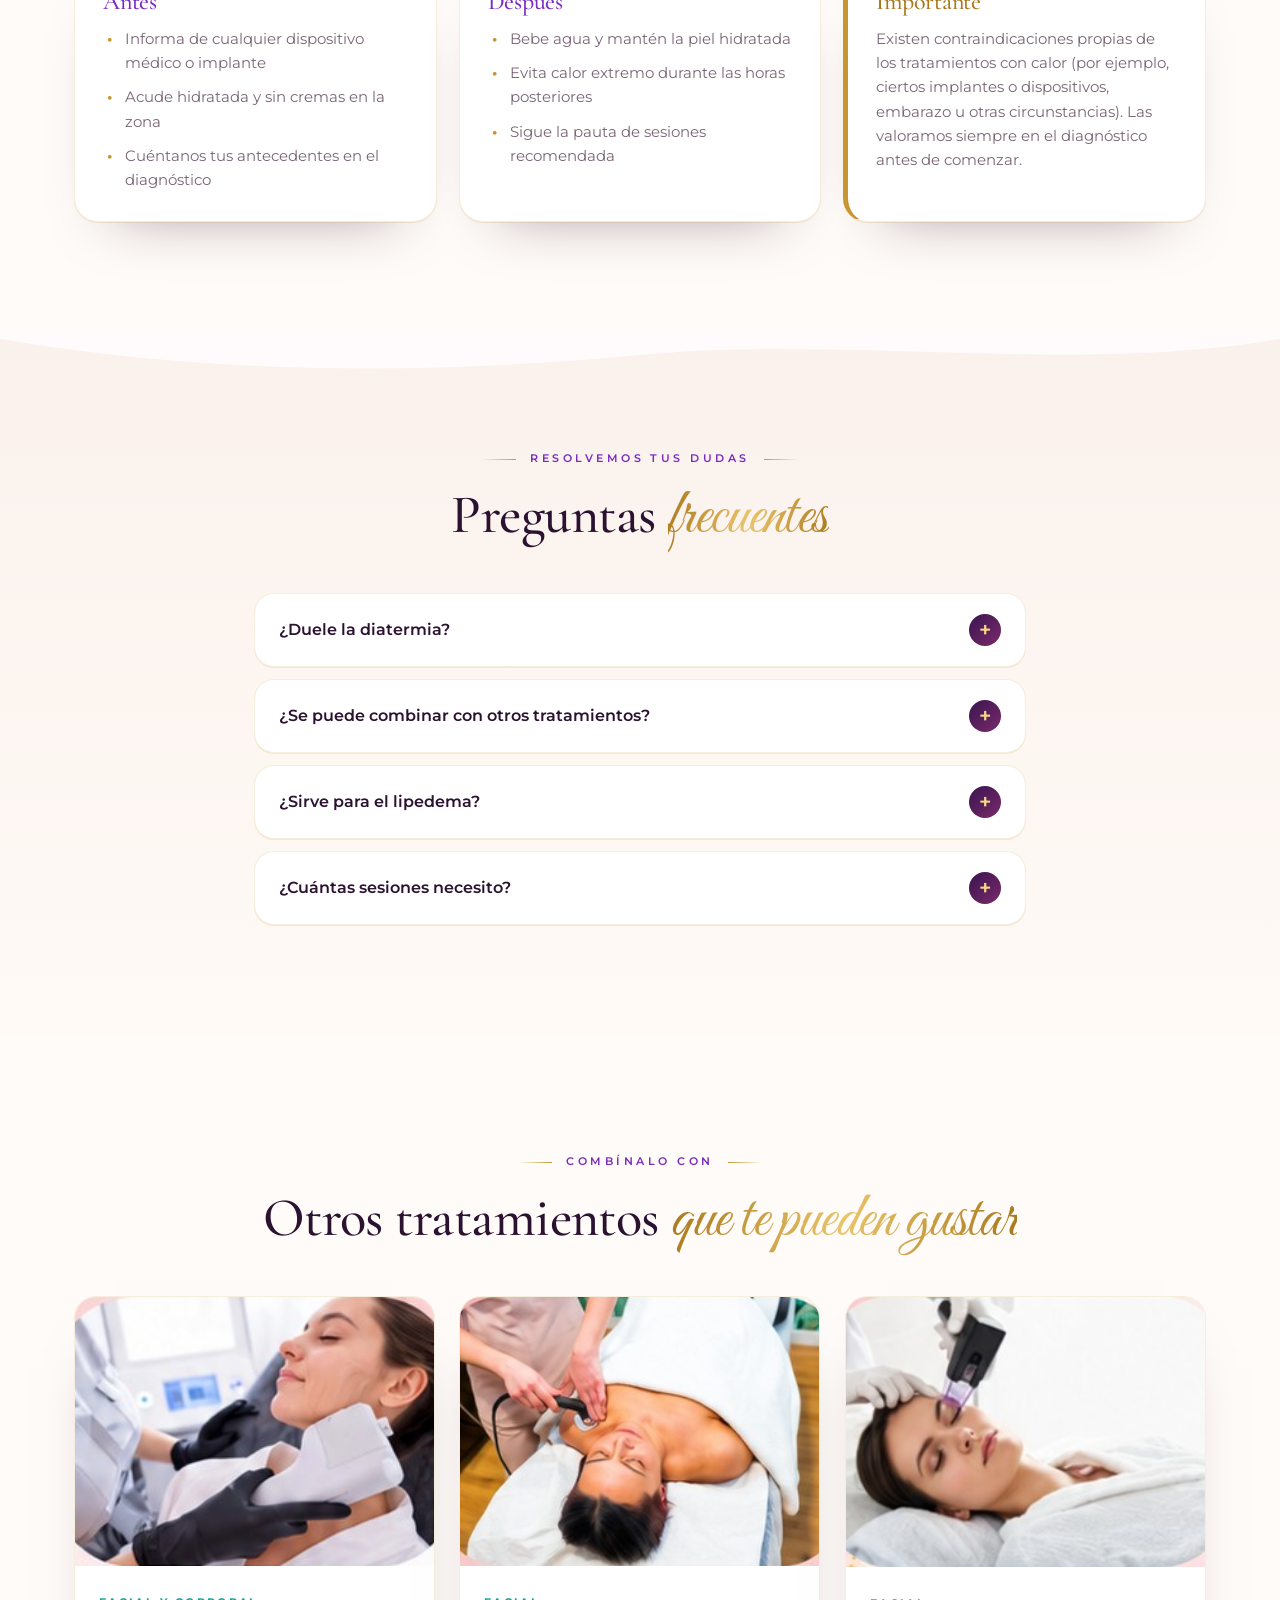
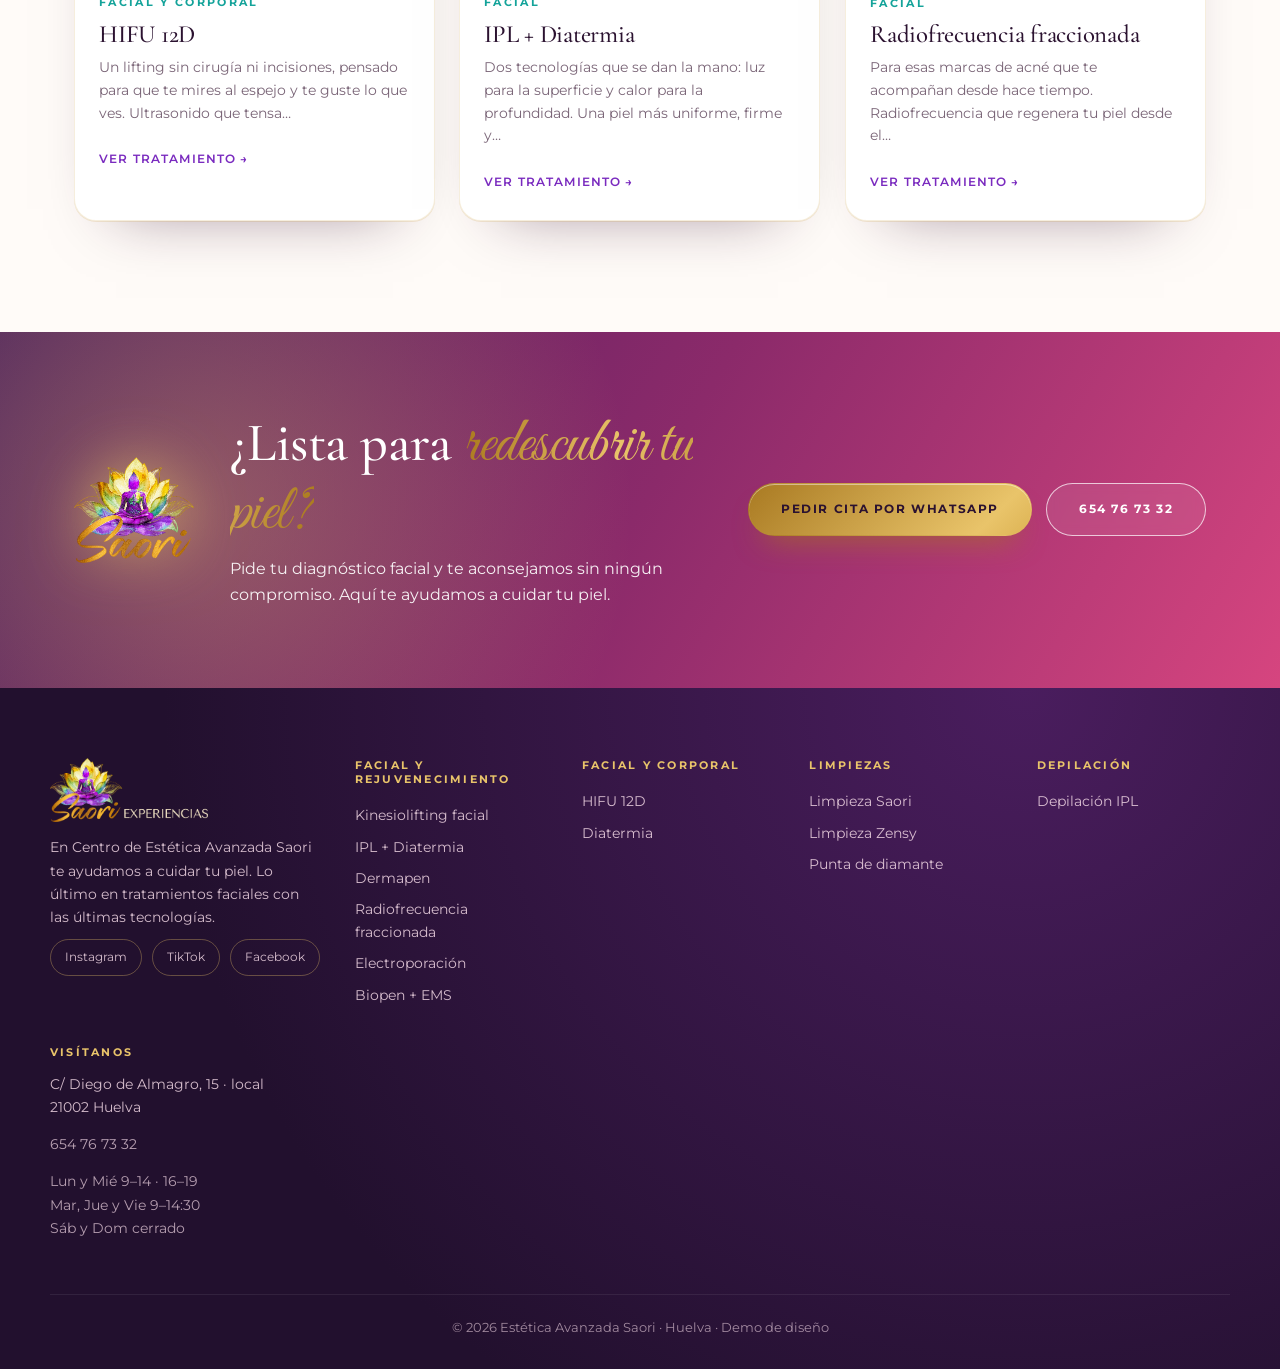
<file: diatermia.html>
<!doctype html>
<html lang="es">
<head>
<meta charset="utf-8">
<meta name="viewport" content="width=device-width, initial-scale=1">
<title>Diatermia en Huelva · Estética Avanzada Saori</title>
<meta name="description" content="Calor profundo y agradable que despierta tus tejidos desde dentro. Piel más firme, más luminosa y con más vida, en el rostro y en el cuerpo.">
<link rel="icon" href="assets/lotus-saori.png">
<meta name="theme-color" content="#1b0b22">
<link rel="canonical" href="https://sefiro888.github.io/saori-demo/diatermia.html">
<meta property="og:type" content="website">
<meta property="og:site_name" content="Estética Avanzada Saori · Huelva">
<meta property="og:locale" content="es_ES">
<meta property="og:title" content="Diatermia en Huelva · Estética Avanzada Saori">
<meta property="og:description" content="Calor profundo y agradable que despierta tus tejidos desde dentro. Piel más firme, más luminosa y con más vida, en el rostro y en el cuerpo.">
<meta property="og:url" content="https://sefiro888.github.io/saori-demo/diatermia.html">
<meta property="og:image" content="https://sefiro888.github.io/saori-demo/assets/og-saori.jpg">
<meta property="og:image:width" content="1200">
<meta property="og:image:height" content="630">
<meta property="og:image:alt" content="Logo de Estética Avanzada Saori, Huelva">
<meta name="twitter:card" content="summary_large_image">
<meta name="twitter:title" content="Diatermia en Huelva · Estética Avanzada Saori">
<meta name="twitter:description" content="Calor profundo y agradable que despierta tus tejidos desde dentro. Piel más firme, más luminosa y con más vida, en el rostro y en el cuerpo.">
<meta name="twitter:image" content="https://sefiro888.github.io/saori-demo/assets/og-saori.jpg">
<link rel="apple-touch-icon" href="assets/lotus-saori.png">

<link rel="preconnect" href="https://fonts.googleapis.com">
<link rel="preconnect" href="https://fonts.gstatic.com" crossorigin>
<link href="https://fonts.googleapis.com/css2?family=Cormorant+Garamond:ital,wght@0,500;0,600;0,700;1,500&family=Great+Vibes&family=Montserrat:wght@400;500;600;700&display=swap" rel="stylesheet">
<link rel="stylesheet" href="styles.css?v=1792570995">
<link rel="stylesheet" href="site.css?v=1792570995">
<link rel="stylesheet" href="extra.css?v=1792570995">
<link rel="stylesheet" href="premium.css?v=1792570995">
<link rel="stylesheet" href="viewer.css?v=1792570995">
<link rel="stylesheet" href="reelstyle.css?v=1792570995">
</head>
<body class="page-service">
<div class="progress" id="progress"></div>
<div class="site-top is-dark" id="siteTop">
  <div class="topbar" aria-label="Información destacada"><div class="ticker"><div class="ticker-track"><span>✦ Pide tu diagnóstico facial sin ningún compromiso</span><span>★ 5,0 en Google · 75 opiniones</span><span>✦ Edición limitada: Protocolo Dermapen Total Face &amp; Lips</span><span>✦ Depilación IPL desde 10 €</span><span>✦ C/ Diego de Almagro 15, local · Huelva</span><span>✦ HIFU 12D · Diatermia · Radiofrecuencia fraccionada</span><span>☎ 654 76 73 32</span><span>✦ Pide tu diagnóstico facial sin ningún compromiso</span><span>★ 5,0 en Google · 75 opiniones</span><span>✦ Edición limitada: Protocolo Dermapen Total Face &amp; Lips</span><span>✦ Depilación IPL desde 10 €</span><span>✦ C/ Diego de Almagro 15, local · Huelva</span><span>✦ HIFU 12D · Diatermia · Radiofrecuencia fraccionada</span><span>☎ 654 76 73 32</span></div></div></div>
  <header class="hdr" id="hdr"><div class="hdr-in">
    <a href="index.html" class="brand" aria-label="Inicio"><img class="lg-light" src="assets/logo.png" alt="Saori Experiencias"><img class="lg-dark" src="assets/logo-light.png" alt=""></a>
    <nav class="dnav" aria-label="Principal">
      <a href="index.html#diagnostico">Diagnóstico</a>
      <div class="has-mega" id="hasMega">
        <button class="mega-btn" aria-expanded="false" aria-haspopup="true">Tratamientos <svg width="11" height="11" viewBox="0 0 12 12"><path d="M2 4l4 4 4-4" fill="none" stroke="currentColor" stroke-width="1.8" stroke-linecap="round"/></svg></button>
        <div class="mega" role="menu"><div class="mega-in">
      <div class="mcols"><div class="mcol"><h4>Facial y rejuvenecimiento</h4><a class="mlink" style="--d:1" href="kinesiolifting-facial.html"><img src="assets/kinesio.jpg" alt="" loading="lazy"><span><b>Kinesiolifting facial</b><small>lifting manual</small></span></a><a class="mlink" style="--d:2" href="ipl-diatermia.html"><img src="assets/ipl.jpg" alt="" loading="lazy"><span><b>IPL + Diatermia</b><small>rejuvenecimiento integral</small></span></a><a class="mlink" style="--d:3" href="dermapen.html"><img src="assets/dermapen.jpg" alt="" loading="lazy"><span><b>Dermapen</b><small>microneedling</small></span></a><a class="mlink" style="--d:4" href="radiofrecuencia-fraccionada.html"><img src="assets/radiofrecuencia.jpg" alt="" loading="lazy"><span><b>Radiofrecuencia fraccionada</b><small>marcas y cicatrices</small></span></a><a class="mlink" style="--d:5" href="electroporacion.html"><img src="assets/electroporacion.jpg" alt="" loading="lazy"><span><b>Electroporación</b><small>sin agujas</small></span></a><a class="mlink" style="--d:6" href="biopen-ems.html"><img src="assets/biopen.jpg" alt="" loading="lazy"><span><b>Biopen + EMS</b><small>reafirmante</small></span></a></div><div class="mcol"><h4>Facial y corporal</h4><a class="mlink" style="--d:7" href="hifu-12d.html"><img src="assets/hifu.jpg" alt="" loading="lazy"><span><b>HIFU 12D</b><small>Facial y corporal</small></span></a><a class="mlink" style="--d:8" href="diatermia.html"><img src="assets/diatermia.jpg" alt="" loading="lazy"><span><b>Diatermia</b><small>Facial y corporal</small></span></a></div><div class="mcol"><h4>Limpiezas</h4><a class="mlink" style="--d:9" href="limpieza-saori.html"><img src="assets/limpieza-saori.jpg" alt="" loading="lazy"><span><b>Limpieza Saori</b><small>el despertar de la piel</small></span></a><a class="mlink" style="--d:10" href="limpieza-zensy.html"><img src="assets/limpieza-zensy.jpg" alt="" loading="lazy"><span><b>Limpieza Zensy</b><small>ultrasonidos</small></span></a><a class="mlink" style="--d:11" href="punta-de-diamante.html"><img src="assets/punta-diamante.jpg" alt="" loading="lazy"><span><b>Punta de diamante</b><small>piel nueva al instante</small></span></a></div><div class="mcol"><h4>Depilación</h4><a class="mlink" style="--d:12" href="depilacion-ipl.html"><img src="assets/depilacion.jpg" alt="" loading="lazy"><span><b>Depilación IPL</b><small>fotodepilación profesional</small></span></a></div></div>
      <a class="mfeat" href="https://wa.me/34654767332?text=Hola%2C%20quiero%20pedir%20mi%20diagn%C3%B3stico%20facial" target="_blank" rel="noopener">
        <img src="assets/emblema.jpg" alt="">
        <div><em>Todo empieza aquí</em><b>Diagnóstico facial</b><span>Sin ningún compromiso. Te aconsejamos el plan exacto para tu piel.</span><i>Reservar ahora →</i></div>
      </a></div></div>
      </div>
      <a href="index.html#reels">Reels</a>
      <a href="index.html#resultados">Resultados</a>
      <a href="depilacion-ipl.html">Depilación</a>
      <a href="index.html#opiniones">Opiniones</a>
      <a href="index.html#visitanos">Contacto</a>
    </nav>
    <a class="btn btn-gold hdr-cta" href="https://wa.me/34654767332?text=Hola%2C%20quiero%20pedir%20mi%20diagn%C3%B3stico%20facial" target="_blank" rel="noopener"><span>Pedir cita</span></a>
    <button class="burger" id="burger" aria-label="Abrir menú" aria-expanded="false"><span></span><span></span><span></span></button>
  </div></header>
</div>
<div class="mnav" id="mnav" aria-hidden="true">
  <div class="mnav-in">
    <a href="index.html#diagnostico" style="--i:1">Diagnóstico</a>
    <button class="m-acc" id="mAcc" style="--i:2" aria-expanded="false">Tratamientos <i>+</i></button>
    <div class="m-panel" id="mPanel"><div><p class="m-sub">Facial y rejuvenecimiento</p><a href="kinesiolifting-facial.html">Kinesiolifting facial</a><a href="ipl-diatermia.html">IPL + Diatermia</a><a href="dermapen.html">Dermapen</a><a href="radiofrecuencia-fraccionada.html">Radiofrecuencia fraccionada</a><a href="electroporacion.html">Electroporación</a><a href="biopen-ems.html">Biopen + EMS</a><p class="m-sub">Facial y corporal</p><a href="hifu-12d.html">HIFU 12D</a><a href="diatermia.html">Diatermia</a><p class="m-sub">Limpiezas</p><a href="limpieza-saori.html">Limpieza Saori</a><a href="limpieza-zensy.html">Limpieza Zensy</a><a href="punta-de-diamante.html">Punta de diamante</a><p class="m-sub">Depilación</p><a href="depilacion-ipl.html">Depilación IPL</a></div></div>
    <a href="index.html#reels" style="--i:3">Reels</a>
    <a href="index.html#resultados" style="--i:3">Resultados</a>
    <a href="depilacion-ipl.html" style="--i:4">Depilación</a>
    <a href="index.html#opiniones" style="--i:5">Opiniones</a>
    <a href="index.html#visitanos" style="--i:6">Contacto</a>
    <a class="btn btn-gold m-cta" href="https://wa.me/34654767332?text=Hola%2C%20quiero%20pedir%20mi%20diagn%C3%B3stico%20facial" target="_blank" rel="noopener" style="--i:7">Pedir mi diagnóstico</a>
    <p class="m-contact" style="--i:8">☎ 654 76 73 32 · C/ Diego de Almagro 15, Huelva</p>
  </div>
</div>
<main>
<section class="shero">
  <div class="shero-bg" style="background-image:url(assets/diatermia.jpg)"></div>
  <div class="shero-ov"></div>
  <canvas id="sparkles" aria-hidden="true"></canvas>
  <div class="shero-in">
    <div class="shero-text">
      <nav class="crumbs" aria-label="Migas"><a href="index.html">Inicio</a><i>/</i><a href="index.html#tratamientos">Tratamientos</a><i>/</i><span>Diatermia</span></nav>
      <span class="pill">Facial y corporal</span>
      <p class="eyebrow gold">Elixir de firmeza</p>
      <h1>Diatermia<span class="script">Facial y corporal</span></h1>
      <p class="lead">Calor profundo y agradable que despierta tus tejidos desde dentro. Piel más firme, más luminosa y con más vida, en el rostro y en el cuerpo.</p>
      <div class="schips"><span>No invasivo</span><span>Calor profundo</span><span>Rostro y cuerpo</span></div>
      <div class="hero-actions"><a class="btn btn-gold" href="https://wa.me/34654767332?text=Hola%2C%20me%20interesa%20Diatermia.%20%C2%BFMe%20pod%C3%A9is%20dar%20informaci%C3%B3n%20y%20cita%3F" target="_blank" rel="noopener">Pedir cita</a><a class="btn btn-light" href="#que-es">Saber más ↓</a></div>
    </div>
    <div class="shero-photo"><div class="arch"><img src="assets/diatermia.jpg" alt="Diatermia"></div>
      <span class="float f1">★ 5,0 · 75 opiniones</span><span class="float f2">Diagnóstico sin compromiso</span></div>
  </div>
</section>
<div class="factbar"><div class="wrap facts"><div class="fact"><small>Zonas</small><b>Rostro y cuerpo</b></div><div class="fact"><small>Tecnología</small><b>Calor profundo</b></div><div class="fact"><small>Tipo</small><b>No invasivo</b></div><div class="fact"><small>Complemento</small><b>Potencia otros tratamientos</b></div></div></div>
<nav class="subnav" id="subnav" aria-label="En esta página"><div class="wrap">
  <a href="#que-es">Qué es</a><a href="#beneficios">Beneficios</a><a href="#especial">Detalle</a><a href="#proceso">Proceso</a><a href="#ideal">Ideal para</a><a href="#cuidados">Cuidados</a><a href="#faq">Preguntas</a>
</div></nav>

<section class="sec" id="que-es"><div class="wrap two">
  <div class="reveal"><p class="eyebrow">Conócelo</p><h2>¿Qué es <span class="script">Diatermia?</span></h2><p>La diatermia es un tratamiento no invasivo que genera calor profundo para estimular tus tejidos desde el interior y mejorar su función y su calidad.</p><p>En el rostro activa la regeneración y rejuvenece de forma progresiva; en el cuerpo es un tratamiento profundo ideal para cuidar la salud del tejido. Además, potencia los resultados de otros tratamientos.</p>
    <a class="btn btn-gold" href="https://wa.me/34654767332?text=Hola%2C%20me%20interesa%20Diatermia.%20%C2%BFMe%20pod%C3%A9is%20dar%20informaci%C3%B3n%20y%20cita%3F" target="_blank" rel="noopener">Quiero información</a></div>
  <div class="reveal photo-card tall"><img src="assets/diatermia.jpg" alt="Diatermia"><span class="photo-tag">Facial y corporal</span></div>
</div></section>

<section class="sec tint" id="beneficios"><div class="wrap">
  <div class="head reveal"><p class="eyebrow">Por qué elegirlo</p><h2>Beneficios <span class="script">visibles</span></h2></div>
  <div class="bens"><div class="ben reveal"><span class="ben-n">01</span><h3>Colágeno y elastina</h3><p>Estimula su producción para una piel más joven.</p></div><div class="ben reveal"><span class="ben-n">02</span><h3>Firmeza y luminosidad</h3><p>Mejora la firmeza, la luminosidad y la elasticidad.</p></div><div class="ben reveal"><span class="ben-n">03</span><h3>Circulación y drenaje</h3><p>Activa la circulación sanguínea y linfática.</p></div><div class="ben reveal"><span class="ben-n">04</span><h3>Desinflama y oxigena</h3><p>Ayuda a desinflamar y oxigenar los tejidos.</p></div><div class="ben reveal"><span class="ben-n">05</span><h3>Textura de la piel</h3><p>Mejora la textura y la elasticidad cutánea.</p></div><div class="ben reveal"><span class="ben-n">06</span><h3>Rostro revitalizado</h3><p>Un rostro más revitalizado y definido.</p></div></div>
</div></section>

<section class="sec alt" id="especial"><div class="wrap two">
      <div class="reveal"><p class="eyebrow">Lo que debes saber</p><h2>Beneficios en el lipedema</h2><p class="lead2">Sabemos lo que cuesta convivir con el lipedema. Por eso la diatermia también está aquí: como complemento que aporta bienestar y alivio.</p><ul class="checks"><li>Favorece el drenaje linfático</li><li>Mejora la circulación alterada</li><li>Ayuda a reducir inflamación, dolor y pesadez</li><li>Relaja el tejido y mejora la calidad de la piel</li></ul></div>
      <div class="reveal photo-card"><img src="assets/diatermia.jpg" alt="Diatermia"><span class="photo-tag">Diatermia</span></div>
    </div></section>

<section class="sec" id="proceso"><div class="wrap two">
  <div class="reveal"><p class="eyebrow">Tu momento Saori</p><h2>Cómo es <span class="script">tu sesión</span></h2>
    <p>Todo empieza con tu diagnóstico facial: sin prisas y sin compromiso. Después, cada sesión es un momento para ti, siempre adaptado a tu piel.</p></div>
  <ol class="steps"><li class="reveal"><span>1</span><div><h3>Te escuchamos</h3><p>Hablamos de tu objetivo: rostro, cuerpo o apoyo en lipedema. Lo adaptamos todo a ti.</p></div></li><li class="reveal"><span>2</span><div><h3>Preparamos tu piel</h3><p>Preparamos la zona y aplicamos el producto para que el cabezal se deslice con suavidad.</p></div></li><li class="reveal"><span>3</span><div><h3>Calor que transforma</h3><p>Trabajamos con movimientos suaves mientras el calor profundo activa el tejido.</p></div></li><li class="reveal"><span>4</span><div><h3>Cuidamos el final</h3><p>Calmamos la piel y te damos pautas personalizadas para seguir cuidándote.</p></div></li></ol>
</div></section>

<section class="sec dark" id="ideal"><div class="wrap two">
  <div class="reveal"><p class="eyebrow gold">Para ti si…</p><h2>Ideal <span class="script">para</span></h2><ul class="ideal"><li>Piel apagada o con falta de firmeza</li><li>Mala circulación o sensación de pesadez</li><li>Quienes buscan potenciar otros tratamientos</li><li>Lipedema como terapia complementaria</li><li>Mejorar textura y elasticidad corporal</li></ul></div>
  <div class="reveal ideal-img"><img src="assets/lotus-saori.png" alt=""><p>“Cada piel necesita un plan a medida.”</p></div>
</div></section>

<section class="sec" id="cuidados"><div class="wrap">
  <div class="head reveal"><p class="eyebrow">Para un mejor resultado</p><h2>Cuidados <span class="script">y precauciones</span></h2></div>
  <div class="care3">
    <div class="care reveal"><h3>Antes</h3><ul><li>Informa de cualquier dispositivo médico o implante</li><li>Acude hidratada y sin cremas en la zona</li><li>Cuéntanos tus antecedentes en el diagnóstico</li></ul></div>
    <div class="care reveal"><h3>Después</h3><ul><li>Bebe agua y mantén la piel hidratada</li><li>Evita calor extremo durante las horas posteriores</li><li>Sigue la pauta de sesiones recomendada</li></ul></div>
    <div class="care warn reveal"><h3>Importante</h3><p>Existen contraindicaciones propias de los tratamientos con calor (por ejemplo, ciertos implantes o dispositivos, embarazo u otras circunstancias). Las valoramos siempre en el diagnóstico antes de comenzar.</p></div>
  </div>
</div></section>



<section class="sec tint" id="faq"><div class="wrap narrow">
  <div class="head reveal"><p class="eyebrow">Resolvemos tus dudas</p><h2>Preguntas <span class="script">frecuentes</span></h2></div>
  <div class="faqs"><div class="faq reveal"><button class="faq-q" aria-expanded="false"><span>¿Duele la diatermia?</span><i>+</i></button><div class="faq-a"><div><p>No es un tratamiento doloroso: se percibe un calor profundo y agradable.</p></div></div></div><div class="faq reveal"><button class="faq-q" aria-expanded="false"><span>¿Se puede combinar con otros tratamientos?</span><i>+</i></button><div class="faq-a"><div><p>Sí, de hecho potencia los resultados de otros tratamientos como IPL, dermapen o HIFU.</p></div></div></div><div class="faq reveal"><button class="faq-q" aria-expanded="false"><span>¿Sirve para el lipedema?</span><i>+</i></button><div class="faq-a"><div><p>Actúa como tratamiento complementario, aportando bienestar y alivio. No sustituye el seguimiento médico.</p></div></div></div><div class="faq reveal"><button class="faq-q" aria-expanded="false"><span>¿Cuántas sesiones necesito?</span><i>+</i></button><div class="faq-a"><div><p>Depende de tu piel y de tu objetivo. Lo definimos juntas en tu diagnóstico.</p></div></div></div></div>
</div></section>

<section class="sec"><div class="wrap">
  <div class="head reveal"><p class="eyebrow">Combínalo con</p><h2>Otros tratamientos <span class="script">que te pueden gustar</span></h2></div>
  <div class="grid"><a class="card tilt" href="hifu-12d.html"><img src="assets/hifu.jpg" alt="HIFU 12D" loading="lazy"><div class="card-b"><span class="tag">Facial y corporal</span><h3>HIFU 12D</h3><p>Un lifting sin cirugía ni incisiones, pensado para que te mires al espejo y te guste lo que ves. Ultrasonido que tensa…</p><span class="more">Ver tratamiento →</span></div></a><a class="card tilt" href="ipl-diatermia.html"><img src="assets/ipl.jpg" alt="IPL + Diatermia" loading="lazy"><div class="card-b"><span class="tag">Facial</span><h3>IPL + Diatermia</h3><p>Dos tecnologías que se dan la mano: luz para la superficie y calor para la profundidad. Una piel más uniforme, firme y…</p><span class="more">Ver tratamiento →</span></div></a><a class="card tilt" href="radiofrecuencia-fraccionada.html"><img src="assets/radiofrecuencia.jpg" alt="Radiofrecuencia fraccionada" loading="lazy"><div class="card-b"><span class="tag">Facial</span><h3>Radiofrecuencia fraccionada</h3><p>Para esas marcas de acné que te acompañan desde hace tiempo. Radiofrecuencia que regenera tu piel desde el…</p><span class="more">Ver tratamiento →</span></div></a></div>
</div></section>

<section class="cta"><div class="wrap cta-in reveal">
  <img src="assets/lotus-saori.png" alt="">
  <div><h2>¿Lista para <span class="script">redescubrir tu piel?</span></h2><p>Pide tu diagnóstico facial y te aconsejamos sin ningún compromiso. Aquí te ayudamos a cuidar tu piel.</p></div>
  <div class="hero-actions"><a class="btn btn-gold" href="https://wa.me/34654767332?text=Hola%2C%20me%20interesa%20Diatermia.%20%C2%BFMe%20pod%C3%A9is%20dar%20informaci%C3%B3n%20y%20cita%3F" target="_blank" rel="noopener">Pedir cita por WhatsApp</a><a class="btn btn-light" href="tel:+34654767332">654 76 73 32</a></div>
</div></section>
</main>
<footer class="footer">
  <div class="foot-in">
    <div class="foot-brand"><img src="assets/logo-light.png" alt="Saori Experiencias">
      <p>En Centro de Estética Avanzada Saori te ayudamos a cuidar tu piel. Lo último en tratamientos faciales con las últimas tecnologías.</p>
      <div class="foot-soc"><a href="https://www.instagram.com/esteticasaori/" target="_blank" rel="noopener">Instagram</a><a href="https://www.tiktok.com/@esteticarocioguti" target="_blank" rel="noopener">TikTok</a><a href="https://www.facebook.com/esteticasaorihuelva" target="_blank" rel="noopener">Facebook</a></div></div>
    <div><h4>Facial y rejuvenecimiento</h4><a href="kinesiolifting-facial.html">Kinesiolifting facial</a><a href="ipl-diatermia.html">IPL + Diatermia</a><a href="dermapen.html">Dermapen</a><a href="radiofrecuencia-fraccionada.html">Radiofrecuencia fraccionada</a><a href="electroporacion.html">Electroporación</a><a href="biopen-ems.html">Biopen + EMS</a></div><div><h4>Facial y corporal</h4><a href="hifu-12d.html">HIFU 12D</a><a href="diatermia.html">Diatermia</a></div><div><h4>Limpiezas</h4><a href="limpieza-saori.html">Limpieza Saori</a><a href="limpieza-zensy.html">Limpieza Zensy</a><a href="punta-de-diamante.html">Punta de diamante</a></div><div><h4>Depilación</h4><a href="depilacion-ipl.html">Depilación IPL</a></div>
    <div><h4>Visítanos</h4><p>C/ Diego de Almagro, 15 · local<br>21002 Huelva</p><p><a href="tel:+34654767332">654 76 73 32</a></p>
      <p class="foot-h">Lun y Mié 9–14 · 16–19<br>Mar, Jue y Vie 9–14:30<br>Sáb y Dom cerrado</p></div>
  </div>
  <small>© <span id="yr"></span> Estética Avanzada Saori · Huelva · Demo de diseño</small>
</footer>
<a class="wa-float" href="https://wa.me/34654767332?text=Hola%2C%20quiero%20pedir%20mi%20diagn%C3%B3stico%20facial" target="_blank" rel="noopener" aria-label="WhatsApp">
  <svg viewBox="0 0 32 32" width="30" height="30" fill="#fff"><path d="M16 3a13 13 0 0 0-11 19.8L3 29l6.4-2A13 13 0 1 0 16 3zm0 2.4a10.6 10.6 0 1 1-5.6 19.6l-.4-.2-3.8 1.2 1.2-3.7-.3-.4A10.6 10.6 0 0 1 16 5.4zm-3.7 5.2c-.3 0-.7.1-1 .5-.4.4-1.4 1.4-1.4 3.3s1.4 3.8 1.6 4.1c.2.3 2.8 4.4 6.9 6 3.4 1.3 4.1 1 4.8.9.8-.1 2.4-1 2.7-2 .3-.9.3-1.7.2-1.9-.1-.2-.4-.3-.8-.5l-2.5-1.2c-.3-.1-.6-.2-.8.2-.3.4-1 1.2-1.2 1.4-.2.2-.4.3-.8.1-.4-.2-1.6-.6-3-1.9-1.1-1-1.9-2.3-2.1-2.7-.2-.4 0-.6.2-.8l.6-.7c.2-.2.2-.4.4-.6.1-.2.1-.5 0-.7l-1.1-2.7c-.3-.7-.6-.6-.8-.6z"/></svg>
</a>
<script src="app.js?v=1792570995"></script>
<script src="premium.js?v=1792570995"></script>
<script src="viewer.js?v=1792570995"></script>
</body></html>
</file>
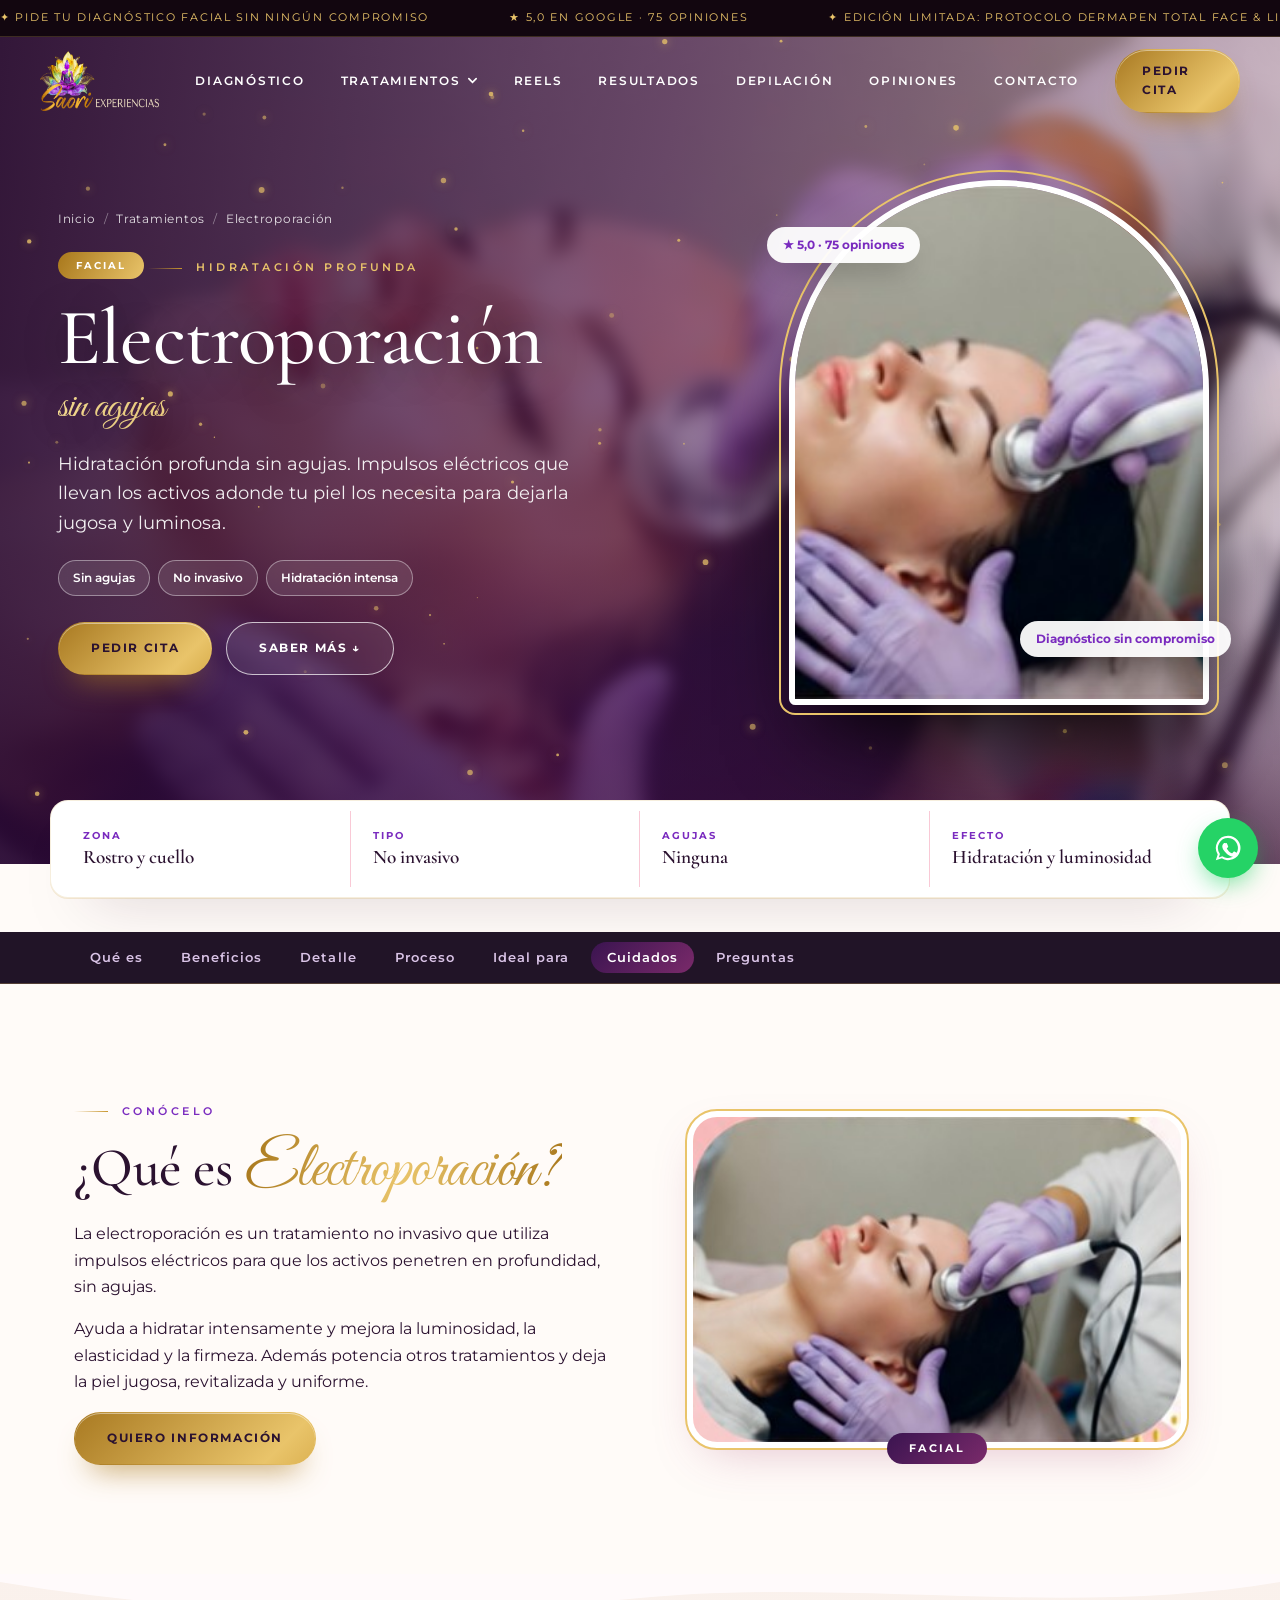
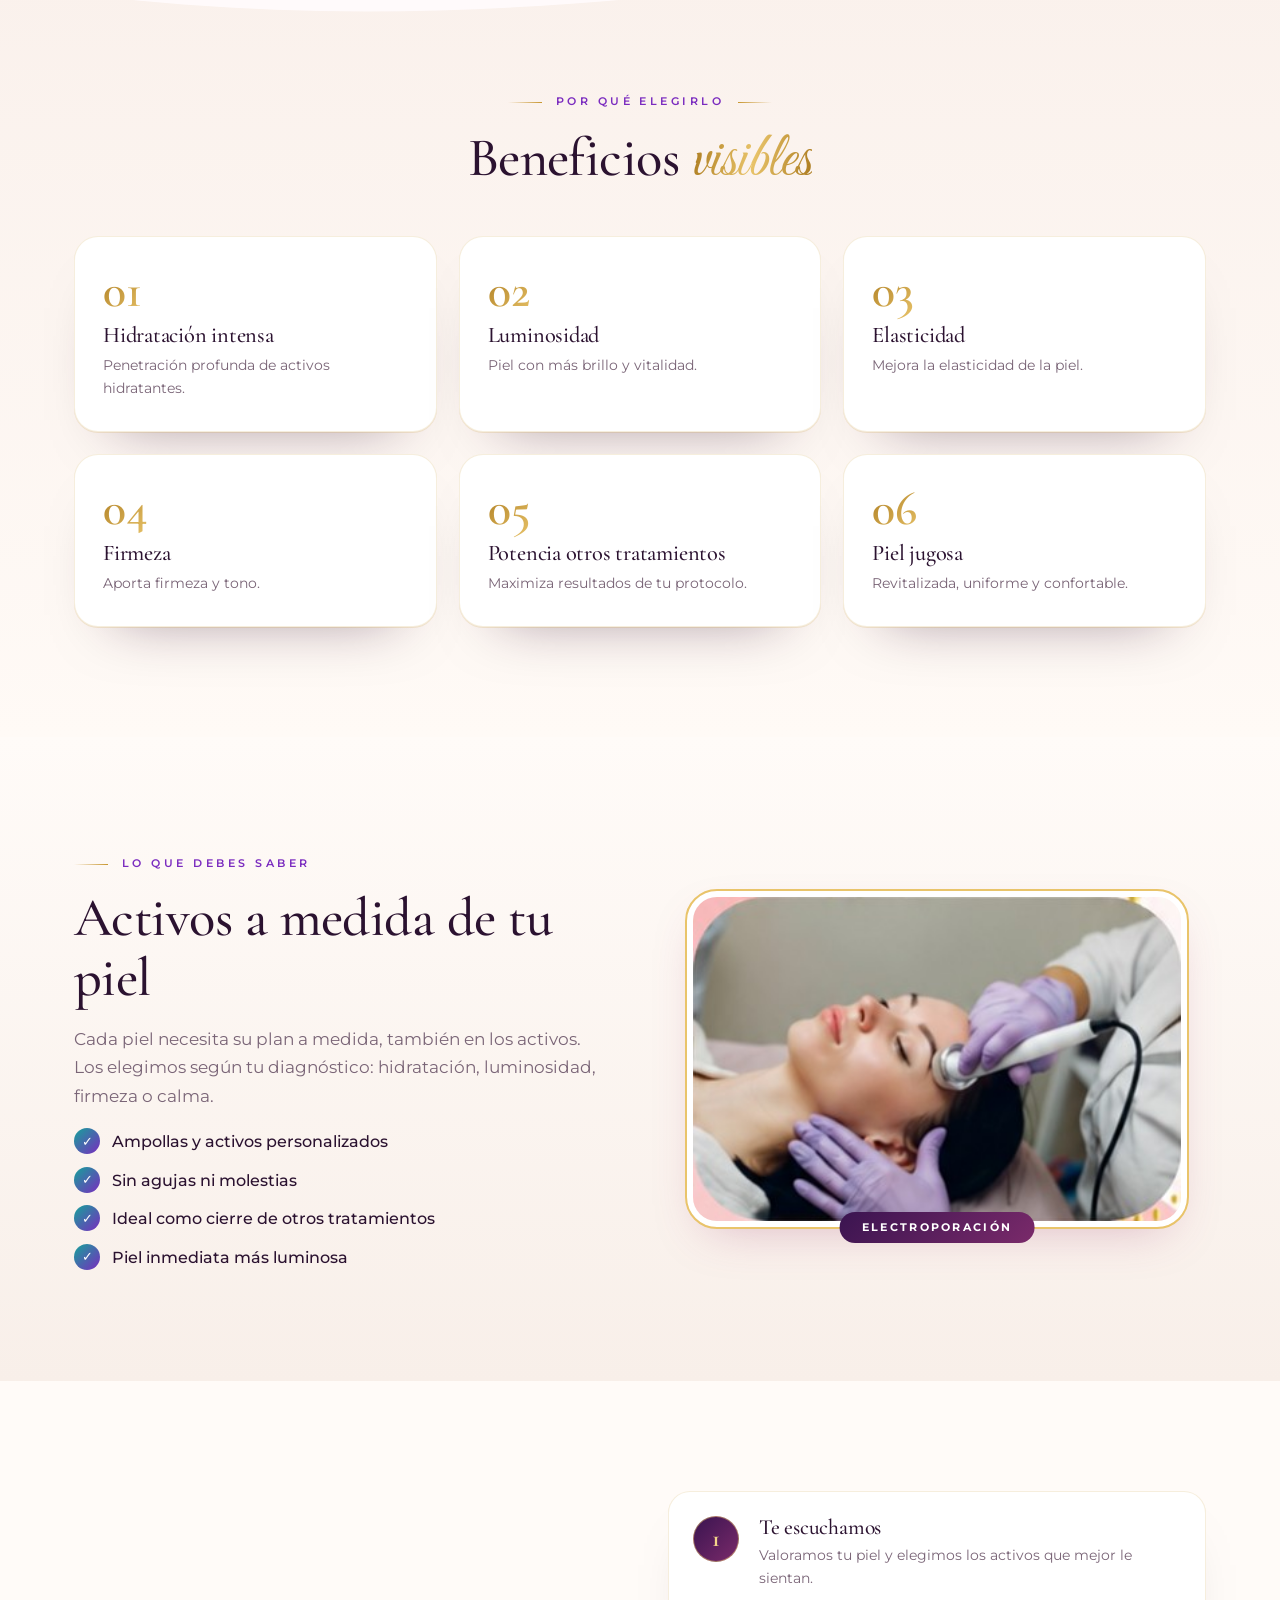
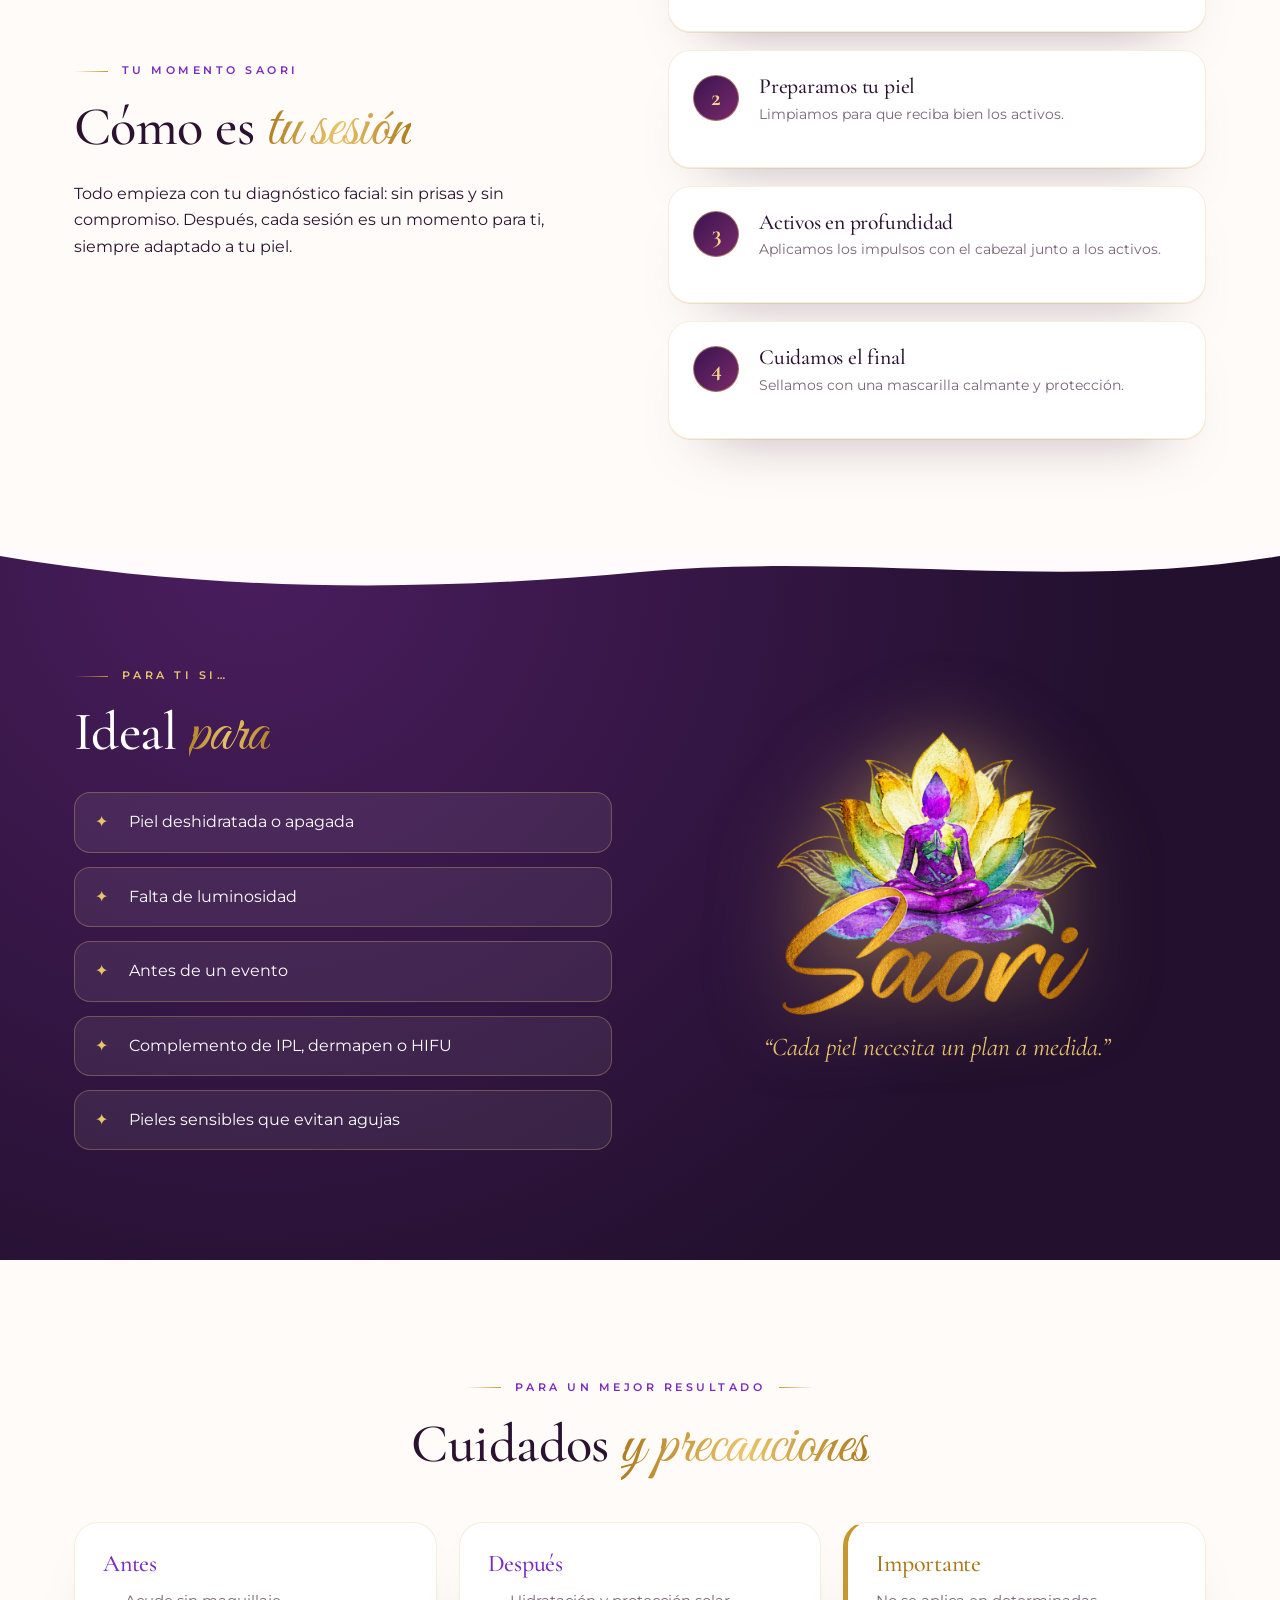
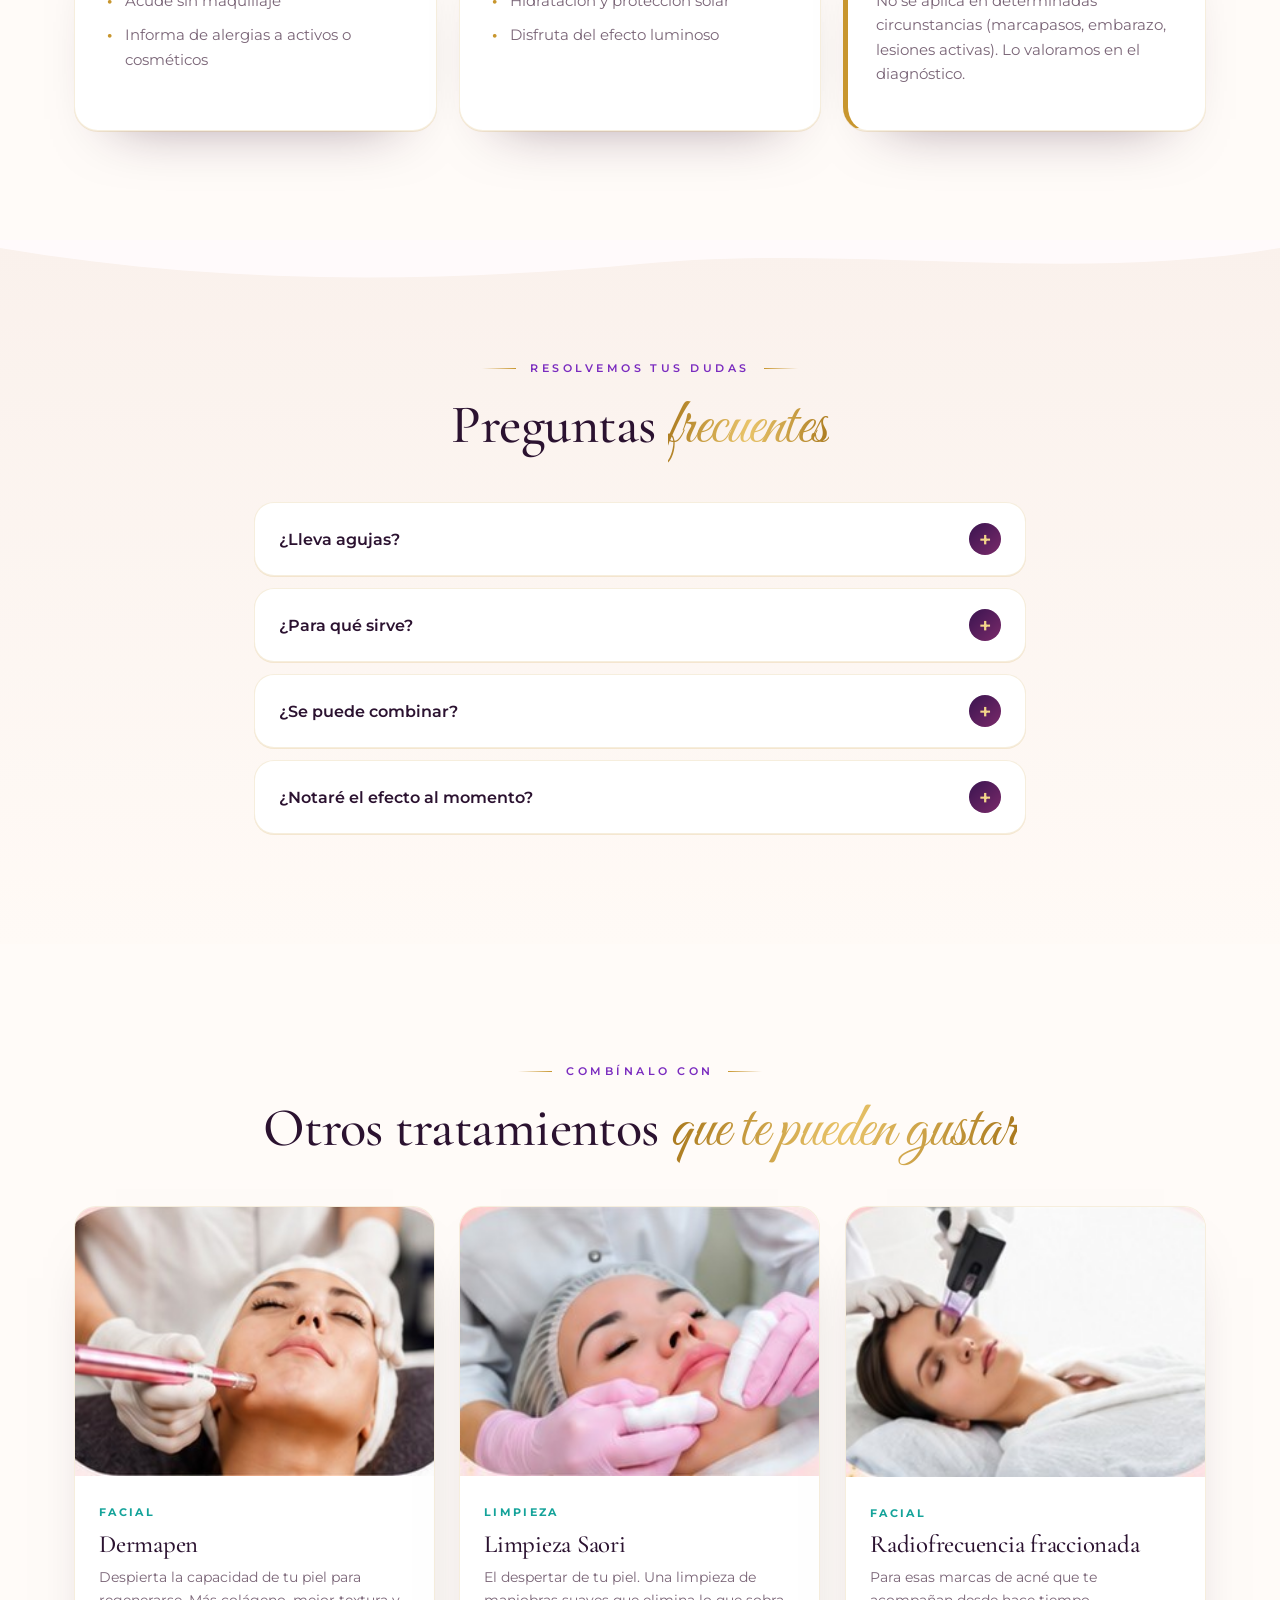
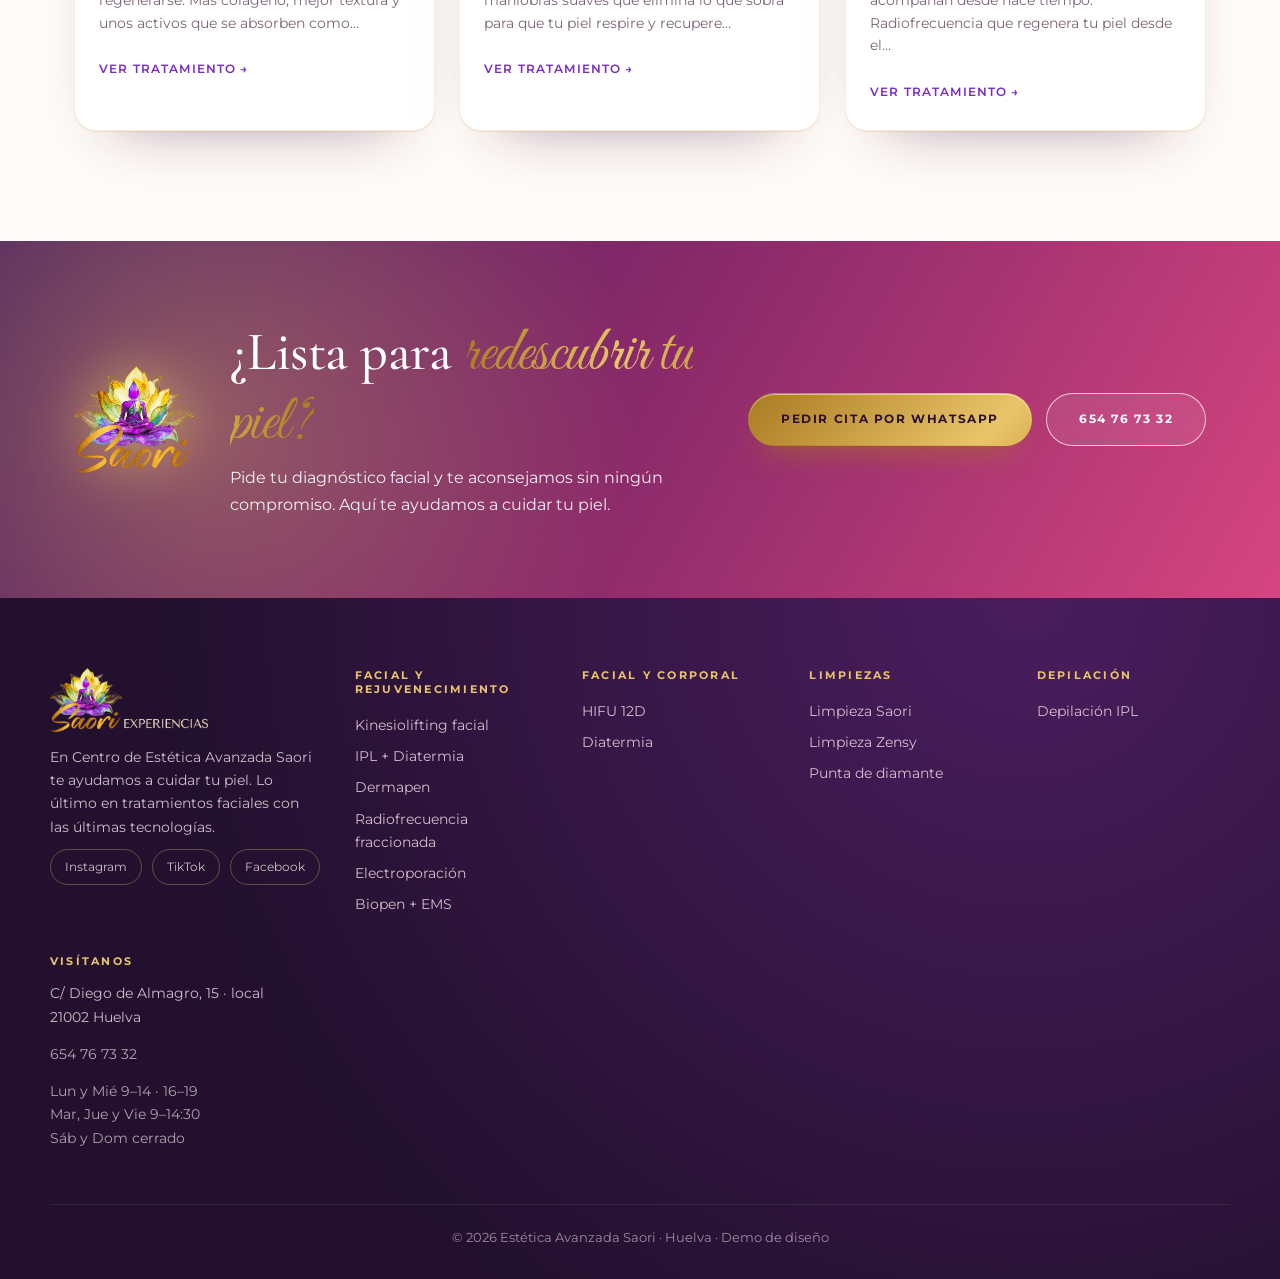
<file: electroporacion.html>
<!doctype html>
<html lang="es">
<head>
<meta charset="utf-8">
<meta name="viewport" content="width=device-width, initial-scale=1">
<title>Electroporación en Huelva · Estética Avanzada Saori</title>
<meta name="description" content="Hidratación profunda sin agujas. Impulsos eléctricos que llevan los activos adonde tu piel los necesita para dejarla jugosa y luminosa.">
<link rel="icon" href="assets/lotus-saori.png">
<meta name="theme-color" content="#1b0b22">
<link rel="canonical" href="https://sefiro888.github.io/saori-demo/electroporacion.html">
<meta property="og:type" content="website">
<meta property="og:site_name" content="Estética Avanzada Saori · Huelva">
<meta property="og:locale" content="es_ES">
<meta property="og:title" content="Electroporación en Huelva · Estética Avanzada Saori">
<meta property="og:description" content="Hidratación profunda sin agujas. Impulsos eléctricos que llevan los activos adonde tu piel los necesita para dejarla jugosa y luminosa.">
<meta property="og:url" content="https://sefiro888.github.io/saori-demo/electroporacion.html">
<meta property="og:image" content="https://sefiro888.github.io/saori-demo/assets/og-saori.jpg">
<meta property="og:image:width" content="1200">
<meta property="og:image:height" content="630">
<meta property="og:image:alt" content="Logo de Estética Avanzada Saori, Huelva">
<meta name="twitter:card" content="summary_large_image">
<meta name="twitter:title" content="Electroporación en Huelva · Estética Avanzada Saori">
<meta name="twitter:description" content="Hidratación profunda sin agujas. Impulsos eléctricos que llevan los activos adonde tu piel los necesita para dejarla jugosa y luminosa.">
<meta name="twitter:image" content="https://sefiro888.github.io/saori-demo/assets/og-saori.jpg">
<link rel="apple-touch-icon" href="assets/lotus-saori.png">

<link rel="preconnect" href="https://fonts.googleapis.com">
<link rel="preconnect" href="https://fonts.gstatic.com" crossorigin>
<link href="https://fonts.googleapis.com/css2?family=Cormorant+Garamond:ital,wght@0,500;0,600;0,700;1,500&family=Great+Vibes&family=Montserrat:wght@400;500;600;700&display=swap" rel="stylesheet">
<link rel="stylesheet" href="styles.css?v=1792570995">
<link rel="stylesheet" href="site.css?v=1792570995">
<link rel="stylesheet" href="extra.css?v=1792570995">
<link rel="stylesheet" href="premium.css?v=1792570995">
<link rel="stylesheet" href="viewer.css?v=1792570995">
<link rel="stylesheet" href="reelstyle.css?v=1792570995">
</head>
<body class="page-service">
<div class="progress" id="progress"></div>
<div class="site-top is-dark" id="siteTop">
  <div class="topbar" aria-label="Información destacada"><div class="ticker"><div class="ticker-track"><span>✦ Pide tu diagnóstico facial sin ningún compromiso</span><span>★ 5,0 en Google · 75 opiniones</span><span>✦ Edición limitada: Protocolo Dermapen Total Face &amp; Lips</span><span>✦ Depilación IPL desde 10 €</span><span>✦ C/ Diego de Almagro 15, local · Huelva</span><span>✦ HIFU 12D · Diatermia · Radiofrecuencia fraccionada</span><span>☎ 654 76 73 32</span><span>✦ Pide tu diagnóstico facial sin ningún compromiso</span><span>★ 5,0 en Google · 75 opiniones</span><span>✦ Edición limitada: Protocolo Dermapen Total Face &amp; Lips</span><span>✦ Depilación IPL desde 10 €</span><span>✦ C/ Diego de Almagro 15, local · Huelva</span><span>✦ HIFU 12D · Diatermia · Radiofrecuencia fraccionada</span><span>☎ 654 76 73 32</span></div></div></div>
  <header class="hdr" id="hdr"><div class="hdr-in">
    <a href="index.html" class="brand" aria-label="Inicio"><img class="lg-light" src="assets/logo.png" alt="Saori Experiencias"><img class="lg-dark" src="assets/logo-light.png" alt=""></a>
    <nav class="dnav" aria-label="Principal">
      <a href="index.html#diagnostico">Diagnóstico</a>
      <div class="has-mega" id="hasMega">
        <button class="mega-btn" aria-expanded="false" aria-haspopup="true">Tratamientos <svg width="11" height="11" viewBox="0 0 12 12"><path d="M2 4l4 4 4-4" fill="none" stroke="currentColor" stroke-width="1.8" stroke-linecap="round"/></svg></button>
        <div class="mega" role="menu"><div class="mega-in">
      <div class="mcols"><div class="mcol"><h4>Facial y rejuvenecimiento</h4><a class="mlink" style="--d:1" href="kinesiolifting-facial.html"><img src="assets/kinesio.jpg" alt="" loading="lazy"><span><b>Kinesiolifting facial</b><small>lifting manual</small></span></a><a class="mlink" style="--d:2" href="ipl-diatermia.html"><img src="assets/ipl.jpg" alt="" loading="lazy"><span><b>IPL + Diatermia</b><small>rejuvenecimiento integral</small></span></a><a class="mlink" style="--d:3" href="dermapen.html"><img src="assets/dermapen.jpg" alt="" loading="lazy"><span><b>Dermapen</b><small>microneedling</small></span></a><a class="mlink" style="--d:4" href="radiofrecuencia-fraccionada.html"><img src="assets/radiofrecuencia.jpg" alt="" loading="lazy"><span><b>Radiofrecuencia fraccionada</b><small>marcas y cicatrices</small></span></a><a class="mlink" style="--d:5" href="electroporacion.html"><img src="assets/electroporacion.jpg" alt="" loading="lazy"><span><b>Electroporación</b><small>sin agujas</small></span></a><a class="mlink" style="--d:6" href="biopen-ems.html"><img src="assets/biopen.jpg" alt="" loading="lazy"><span><b>Biopen + EMS</b><small>reafirmante</small></span></a></div><div class="mcol"><h4>Facial y corporal</h4><a class="mlink" style="--d:7" href="hifu-12d.html"><img src="assets/hifu.jpg" alt="" loading="lazy"><span><b>HIFU 12D</b><small>Facial y corporal</small></span></a><a class="mlink" style="--d:8" href="diatermia.html"><img src="assets/diatermia.jpg" alt="" loading="lazy"><span><b>Diatermia</b><small>Facial y corporal</small></span></a></div><div class="mcol"><h4>Limpiezas</h4><a class="mlink" style="--d:9" href="limpieza-saori.html"><img src="assets/limpieza-saori.jpg" alt="" loading="lazy"><span><b>Limpieza Saori</b><small>el despertar de la piel</small></span></a><a class="mlink" style="--d:10" href="limpieza-zensy.html"><img src="assets/limpieza-zensy.jpg" alt="" loading="lazy"><span><b>Limpieza Zensy</b><small>ultrasonidos</small></span></a><a class="mlink" style="--d:11" href="punta-de-diamante.html"><img src="assets/punta-diamante.jpg" alt="" loading="lazy"><span><b>Punta de diamante</b><small>piel nueva al instante</small></span></a></div><div class="mcol"><h4>Depilación</h4><a class="mlink" style="--d:12" href="depilacion-ipl.html"><img src="assets/depilacion.jpg" alt="" loading="lazy"><span><b>Depilación IPL</b><small>fotodepilación profesional</small></span></a></div></div>
      <a class="mfeat" href="https://wa.me/34654767332?text=Hola%2C%20quiero%20pedir%20mi%20diagn%C3%B3stico%20facial" target="_blank" rel="noopener">
        <img src="assets/emblema.jpg" alt="">
        <div><em>Todo empieza aquí</em><b>Diagnóstico facial</b><span>Sin ningún compromiso. Te aconsejamos el plan exacto para tu piel.</span><i>Reservar ahora →</i></div>
      </a></div></div>
      </div>
      <a href="index.html#reels">Reels</a>
      <a href="index.html#resultados">Resultados</a>
      <a href="depilacion-ipl.html">Depilación</a>
      <a href="index.html#opiniones">Opiniones</a>
      <a href="index.html#visitanos">Contacto</a>
    </nav>
    <a class="btn btn-gold hdr-cta" href="https://wa.me/34654767332?text=Hola%2C%20quiero%20pedir%20mi%20diagn%C3%B3stico%20facial" target="_blank" rel="noopener"><span>Pedir cita</span></a>
    <button class="burger" id="burger" aria-label="Abrir menú" aria-expanded="false"><span></span><span></span><span></span></button>
  </div></header>
</div>
<div class="mnav" id="mnav" aria-hidden="true">
  <div class="mnav-in">
    <a href="index.html#diagnostico" style="--i:1">Diagnóstico</a>
    <button class="m-acc" id="mAcc" style="--i:2" aria-expanded="false">Tratamientos <i>+</i></button>
    <div class="m-panel" id="mPanel"><div><p class="m-sub">Facial y rejuvenecimiento</p><a href="kinesiolifting-facial.html">Kinesiolifting facial</a><a href="ipl-diatermia.html">IPL + Diatermia</a><a href="dermapen.html">Dermapen</a><a href="radiofrecuencia-fraccionada.html">Radiofrecuencia fraccionada</a><a href="electroporacion.html">Electroporación</a><a href="biopen-ems.html">Biopen + EMS</a><p class="m-sub">Facial y corporal</p><a href="hifu-12d.html">HIFU 12D</a><a href="diatermia.html">Diatermia</a><p class="m-sub">Limpiezas</p><a href="limpieza-saori.html">Limpieza Saori</a><a href="limpieza-zensy.html">Limpieza Zensy</a><a href="punta-de-diamante.html">Punta de diamante</a><p class="m-sub">Depilación</p><a href="depilacion-ipl.html">Depilación IPL</a></div></div>
    <a href="index.html#reels" style="--i:3">Reels</a>
    <a href="index.html#resultados" style="--i:3">Resultados</a>
    <a href="depilacion-ipl.html" style="--i:4">Depilación</a>
    <a href="index.html#opiniones" style="--i:5">Opiniones</a>
    <a href="index.html#visitanos" style="--i:6">Contacto</a>
    <a class="btn btn-gold m-cta" href="https://wa.me/34654767332?text=Hola%2C%20quiero%20pedir%20mi%20diagn%C3%B3stico%20facial" target="_blank" rel="noopener" style="--i:7">Pedir mi diagnóstico</a>
    <p class="m-contact" style="--i:8">☎ 654 76 73 32 · C/ Diego de Almagro 15, Huelva</p>
  </div>
</div>
<main>
<section class="shero">
  <div class="shero-bg" style="background-image:url(assets/electroporacion.jpg)"></div>
  <div class="shero-ov"></div>
  <canvas id="sparkles" aria-hidden="true"></canvas>
  <div class="shero-in">
    <div class="shero-text">
      <nav class="crumbs" aria-label="Migas"><a href="index.html">Inicio</a><i>/</i><a href="index.html#tratamientos">Tratamientos</a><i>/</i><span>Electroporación</span></nav>
      <span class="pill">Facial</span>
      <p class="eyebrow gold">Hidratación profunda</p>
      <h1>Electroporación<span class="script">sin agujas</span></h1>
      <p class="lead">Hidratación profunda sin agujas. Impulsos eléctricos que llevan los activos adonde tu piel los necesita para dejarla jugosa y luminosa.</p>
      <div class="schips"><span>Sin agujas</span><span>No invasivo</span><span>Hidratación intensa</span></div>
      <div class="hero-actions"><a class="btn btn-gold" href="https://wa.me/34654767332?text=Hola%2C%20me%20interesa%20Electroporaci%C3%B3n.%20%C2%BFMe%20pod%C3%A9is%20dar%20informaci%C3%B3n%20y%20cita%3F" target="_blank" rel="noopener">Pedir cita</a><a class="btn btn-light" href="#que-es">Saber más ↓</a></div>
    </div>
    <div class="shero-photo"><div class="arch"><img src="assets/electroporacion.jpg" alt="Electroporación"></div>
      <span class="float f1">★ 5,0 · 75 opiniones</span><span class="float f2">Diagnóstico sin compromiso</span></div>
  </div>
</section>
<div class="factbar"><div class="wrap facts"><div class="fact"><small>Zona</small><b>Rostro y cuello</b></div><div class="fact"><small>Tipo</small><b>No invasivo</b></div><div class="fact"><small>Agujas</small><b>Ninguna</b></div><div class="fact"><small>Efecto</small><b>Hidratación y luminosidad</b></div></div></div>
<nav class="subnav" id="subnav" aria-label="En esta página"><div class="wrap">
  <a href="#que-es">Qué es</a><a href="#beneficios">Beneficios</a><a href="#especial">Detalle</a><a href="#proceso">Proceso</a><a href="#ideal">Ideal para</a><a href="#cuidados">Cuidados</a><a href="#faq">Preguntas</a>
</div></nav>

<section class="sec" id="que-es"><div class="wrap two">
  <div class="reveal"><p class="eyebrow">Conócelo</p><h2>¿Qué es <span class="script">Electroporación?</span></h2><p>La electroporación es un tratamiento no invasivo que utiliza impulsos eléctricos para que los activos penetren en profundidad, sin agujas.</p><p>Ayuda a hidratar intensamente y mejora la luminosidad, la elasticidad y la firmeza. Además potencia otros tratamientos y deja la piel jugosa, revitalizada y uniforme.</p>
    <a class="btn btn-gold" href="https://wa.me/34654767332?text=Hola%2C%20me%20interesa%20Electroporaci%C3%B3n.%20%C2%BFMe%20pod%C3%A9is%20dar%20informaci%C3%B3n%20y%20cita%3F" target="_blank" rel="noopener">Quiero información</a></div>
  <div class="reveal photo-card tall"><img src="assets/electroporacion.jpg" alt="Electroporación"><span class="photo-tag">Facial</span></div>
</div></section>

<section class="sec tint" id="beneficios"><div class="wrap">
  <div class="head reveal"><p class="eyebrow">Por qué elegirlo</p><h2>Beneficios <span class="script">visibles</span></h2></div>
  <div class="bens"><div class="ben reveal"><span class="ben-n">01</span><h3>Hidratación intensa</h3><p>Penetración profunda de activos hidratantes.</p></div><div class="ben reveal"><span class="ben-n">02</span><h3>Luminosidad</h3><p>Piel con más brillo y vitalidad.</p></div><div class="ben reveal"><span class="ben-n">03</span><h3>Elasticidad</h3><p>Mejora la elasticidad de la piel.</p></div><div class="ben reveal"><span class="ben-n">04</span><h3>Firmeza</h3><p>Aporta firmeza y tono.</p></div><div class="ben reveal"><span class="ben-n">05</span><h3>Potencia otros tratamientos</h3><p>Maximiza resultados de tu protocolo.</p></div><div class="ben reveal"><span class="ben-n">06</span><h3>Piel jugosa</h3><p>Revitalizada, uniforme y confortable.</p></div></div>
</div></section>

<section class="sec alt" id="especial"><div class="wrap two">
      <div class="reveal"><p class="eyebrow">Lo que debes saber</p><h2>Activos a medida de tu piel</h2><p class="lead2">Cada piel necesita su plan a medida, también en los activos. Los elegimos según tu diagnóstico: hidratación, luminosidad, firmeza o calma.</p><ul class="checks"><li>Ampollas y activos personalizados</li><li>Sin agujas ni molestias</li><li>Ideal como cierre de otros tratamientos</li><li>Piel inmediata más luminosa</li></ul></div>
      <div class="reveal photo-card"><img src="assets/electroporacion.jpg" alt="Electroporación"><span class="photo-tag">Electroporación</span></div>
    </div></section>

<section class="sec" id="proceso"><div class="wrap two">
  <div class="reveal"><p class="eyebrow">Tu momento Saori</p><h2>Cómo es <span class="script">tu sesión</span></h2>
    <p>Todo empieza con tu diagnóstico facial: sin prisas y sin compromiso. Después, cada sesión es un momento para ti, siempre adaptado a tu piel.</p></div>
  <ol class="steps"><li class="reveal"><span>1</span><div><h3>Te escuchamos</h3><p>Valoramos tu piel y elegimos los activos que mejor le sientan.</p></div></li><li class="reveal"><span>2</span><div><h3>Preparamos tu piel</h3><p>Limpiamos para que reciba bien los activos.</p></div></li><li class="reveal"><span>3</span><div><h3>Activos en profundidad</h3><p>Aplicamos los impulsos con el cabezal junto a los activos.</p></div></li><li class="reveal"><span>4</span><div><h3>Cuidamos el final</h3><p>Sellamos con una mascarilla calmante y protección.</p></div></li></ol>
</div></section>

<section class="sec dark" id="ideal"><div class="wrap two">
  <div class="reveal"><p class="eyebrow gold">Para ti si…</p><h2>Ideal <span class="script">para</span></h2><ul class="ideal"><li>Piel deshidratada o apagada</li><li>Falta de luminosidad</li><li>Antes de un evento</li><li>Complemento de IPL, dermapen o HIFU</li><li>Pieles sensibles que evitan agujas</li></ul></div>
  <div class="reveal ideal-img"><img src="assets/lotus-saori.png" alt=""><p>“Cada piel necesita un plan a medida.”</p></div>
</div></section>

<section class="sec" id="cuidados"><div class="wrap">
  <div class="head reveal"><p class="eyebrow">Para un mejor resultado</p><h2>Cuidados <span class="script">y precauciones</span></h2></div>
  <div class="care3">
    <div class="care reveal"><h3>Antes</h3><ul><li>Acude sin maquillaje</li><li>Informa de alergias a activos o cosméticos</li></ul></div>
    <div class="care reveal"><h3>Después</h3><ul><li>Hidratación y protección solar</li><li>Disfruta del efecto luminoso</li></ul></div>
    <div class="care warn reveal"><h3>Importante</h3><p>No se aplica en determinadas circunstancias (marcapasos, embarazo, lesiones activas). Lo valoramos en el diagnóstico.</p></div>
  </div>
</div></section>



<section class="sec tint" id="faq"><div class="wrap narrow">
  <div class="head reveal"><p class="eyebrow">Resolvemos tus dudas</p><h2>Preguntas <span class="script">frecuentes</span></h2></div>
  <div class="faqs"><div class="faq reveal"><button class="faq-q" aria-expanded="false"><span>¿Lleva agujas?</span><i>+</i></button><div class="faq-a"><div><p>No. Es un tratamiento no invasivo, sin agujas.</p></div></div></div><div class="faq reveal"><button class="faq-q" aria-expanded="false"><span>¿Para qué sirve?</span><i>+</i></button><div class="faq-a"><div><p>Para hidratar profundamente y mejorar luminosidad, elasticidad y firmeza.</p></div></div></div><div class="faq reveal"><button class="faq-q" aria-expanded="false"><span>¿Se puede combinar?</span><i>+</i></button><div class="faq-a"><div><p>Sí, potencia los resultados de otros tratamientos.</p></div></div></div><div class="faq reveal"><button class="faq-q" aria-expanded="false"><span>¿Notaré el efecto al momento?</span><i>+</i></button><div class="faq-a"><div><p>La piel suele verse más jugosa y luminosa desde la primera sesión.</p></div></div></div></div>
</div></section>

<section class="sec"><div class="wrap">
  <div class="head reveal"><p class="eyebrow">Combínalo con</p><h2>Otros tratamientos <span class="script">que te pueden gustar</span></h2></div>
  <div class="grid"><a class="card tilt" href="dermapen.html"><img src="assets/dermapen.jpg" alt="Dermapen" loading="lazy"><div class="card-b"><span class="tag">Facial</span><h3>Dermapen</h3><p>Despierta la capacidad de tu piel para regenerarse. Más colágeno, mejor textura y unos activos que se absorben como…</p><span class="more">Ver tratamiento →</span></div></a><a class="card tilt" href="limpieza-saori.html"><img src="assets/limpieza-saori.jpg" alt="Limpieza Saori" loading="lazy"><div class="card-b"><span class="tag">Limpieza</span><h3>Limpieza Saori</h3><p>El despertar de tu piel. Una limpieza de maniobras suaves que elimina lo que sobra para que tu piel respire y recupere…</p><span class="more">Ver tratamiento →</span></div></a><a class="card tilt" href="radiofrecuencia-fraccionada.html"><img src="assets/radiofrecuencia.jpg" alt="Radiofrecuencia fraccionada" loading="lazy"><div class="card-b"><span class="tag">Facial</span><h3>Radiofrecuencia fraccionada</h3><p>Para esas marcas de acné que te acompañan desde hace tiempo. Radiofrecuencia que regenera tu piel desde el…</p><span class="more">Ver tratamiento →</span></div></a></div>
</div></section>

<section class="cta"><div class="wrap cta-in reveal">
  <img src="assets/lotus-saori.png" alt="">
  <div><h2>¿Lista para <span class="script">redescubrir tu piel?</span></h2><p>Pide tu diagnóstico facial y te aconsejamos sin ningún compromiso. Aquí te ayudamos a cuidar tu piel.</p></div>
  <div class="hero-actions"><a class="btn btn-gold" href="https://wa.me/34654767332?text=Hola%2C%20me%20interesa%20Electroporaci%C3%B3n.%20%C2%BFMe%20pod%C3%A9is%20dar%20informaci%C3%B3n%20y%20cita%3F" target="_blank" rel="noopener">Pedir cita por WhatsApp</a><a class="btn btn-light" href="tel:+34654767332">654 76 73 32</a></div>
</div></section>
</main>
<footer class="footer">
  <div class="foot-in">
    <div class="foot-brand"><img src="assets/logo-light.png" alt="Saori Experiencias">
      <p>En Centro de Estética Avanzada Saori te ayudamos a cuidar tu piel. Lo último en tratamientos faciales con las últimas tecnologías.</p>
      <div class="foot-soc"><a href="https://www.instagram.com/esteticasaori/" target="_blank" rel="noopener">Instagram</a><a href="https://www.tiktok.com/@esteticarocioguti" target="_blank" rel="noopener">TikTok</a><a href="https://www.facebook.com/esteticasaorihuelva" target="_blank" rel="noopener">Facebook</a></div></div>
    <div><h4>Facial y rejuvenecimiento</h4><a href="kinesiolifting-facial.html">Kinesiolifting facial</a><a href="ipl-diatermia.html">IPL + Diatermia</a><a href="dermapen.html">Dermapen</a><a href="radiofrecuencia-fraccionada.html">Radiofrecuencia fraccionada</a><a href="electroporacion.html">Electroporación</a><a href="biopen-ems.html">Biopen + EMS</a></div><div><h4>Facial y corporal</h4><a href="hifu-12d.html">HIFU 12D</a><a href="diatermia.html">Diatermia</a></div><div><h4>Limpiezas</h4><a href="limpieza-saori.html">Limpieza Saori</a><a href="limpieza-zensy.html">Limpieza Zensy</a><a href="punta-de-diamante.html">Punta de diamante</a></div><div><h4>Depilación</h4><a href="depilacion-ipl.html">Depilación IPL</a></div>
    <div><h4>Visítanos</h4><p>C/ Diego de Almagro, 15 · local<br>21002 Huelva</p><p><a href="tel:+34654767332">654 76 73 32</a></p>
      <p class="foot-h">Lun y Mié 9–14 · 16–19<br>Mar, Jue y Vie 9–14:30<br>Sáb y Dom cerrado</p></div>
  </div>
  <small>© <span id="yr"></span> Estética Avanzada Saori · Huelva · Demo de diseño</small>
</footer>
<a class="wa-float" href="https://wa.me/34654767332?text=Hola%2C%20quiero%20pedir%20mi%20diagn%C3%B3stico%20facial" target="_blank" rel="noopener" aria-label="WhatsApp">
  <svg viewBox="0 0 32 32" width="30" height="30" fill="#fff"><path d="M16 3a13 13 0 0 0-11 19.8L3 29l6.4-2A13 13 0 1 0 16 3zm0 2.4a10.6 10.6 0 1 1-5.6 19.6l-.4-.2-3.8 1.2 1.2-3.7-.3-.4A10.6 10.6 0 0 1 16 5.4zm-3.7 5.2c-.3 0-.7.1-1 .5-.4.4-1.4 1.4-1.4 3.3s1.4 3.8 1.6 4.1c.2.3 2.8 4.4 6.9 6 3.4 1.3 4.1 1 4.8.9.8-.1 2.4-1 2.7-2 .3-.9.3-1.7.2-1.9-.1-.2-.4-.3-.8-.5l-2.5-1.2c-.3-.1-.6-.2-.8.2-.3.4-1 1.2-1.2 1.4-.2.2-.4.3-.8.1-.4-.2-1.6-.6-3-1.9-1.1-1-1.9-2.3-2.1-2.7-.2-.4 0-.6.2-.8l.6-.7c.2-.2.2-.4.4-.6.1-.2.1-.5 0-.7l-1.1-2.7c-.3-.7-.6-.6-.8-.6z"/></svg>
</a>
<script src="app.js?v=1792570995"></script>
<script src="premium.js?v=1792570995"></script>
<script src="viewer.js?v=1792570995"></script>
</body></html>
</file>
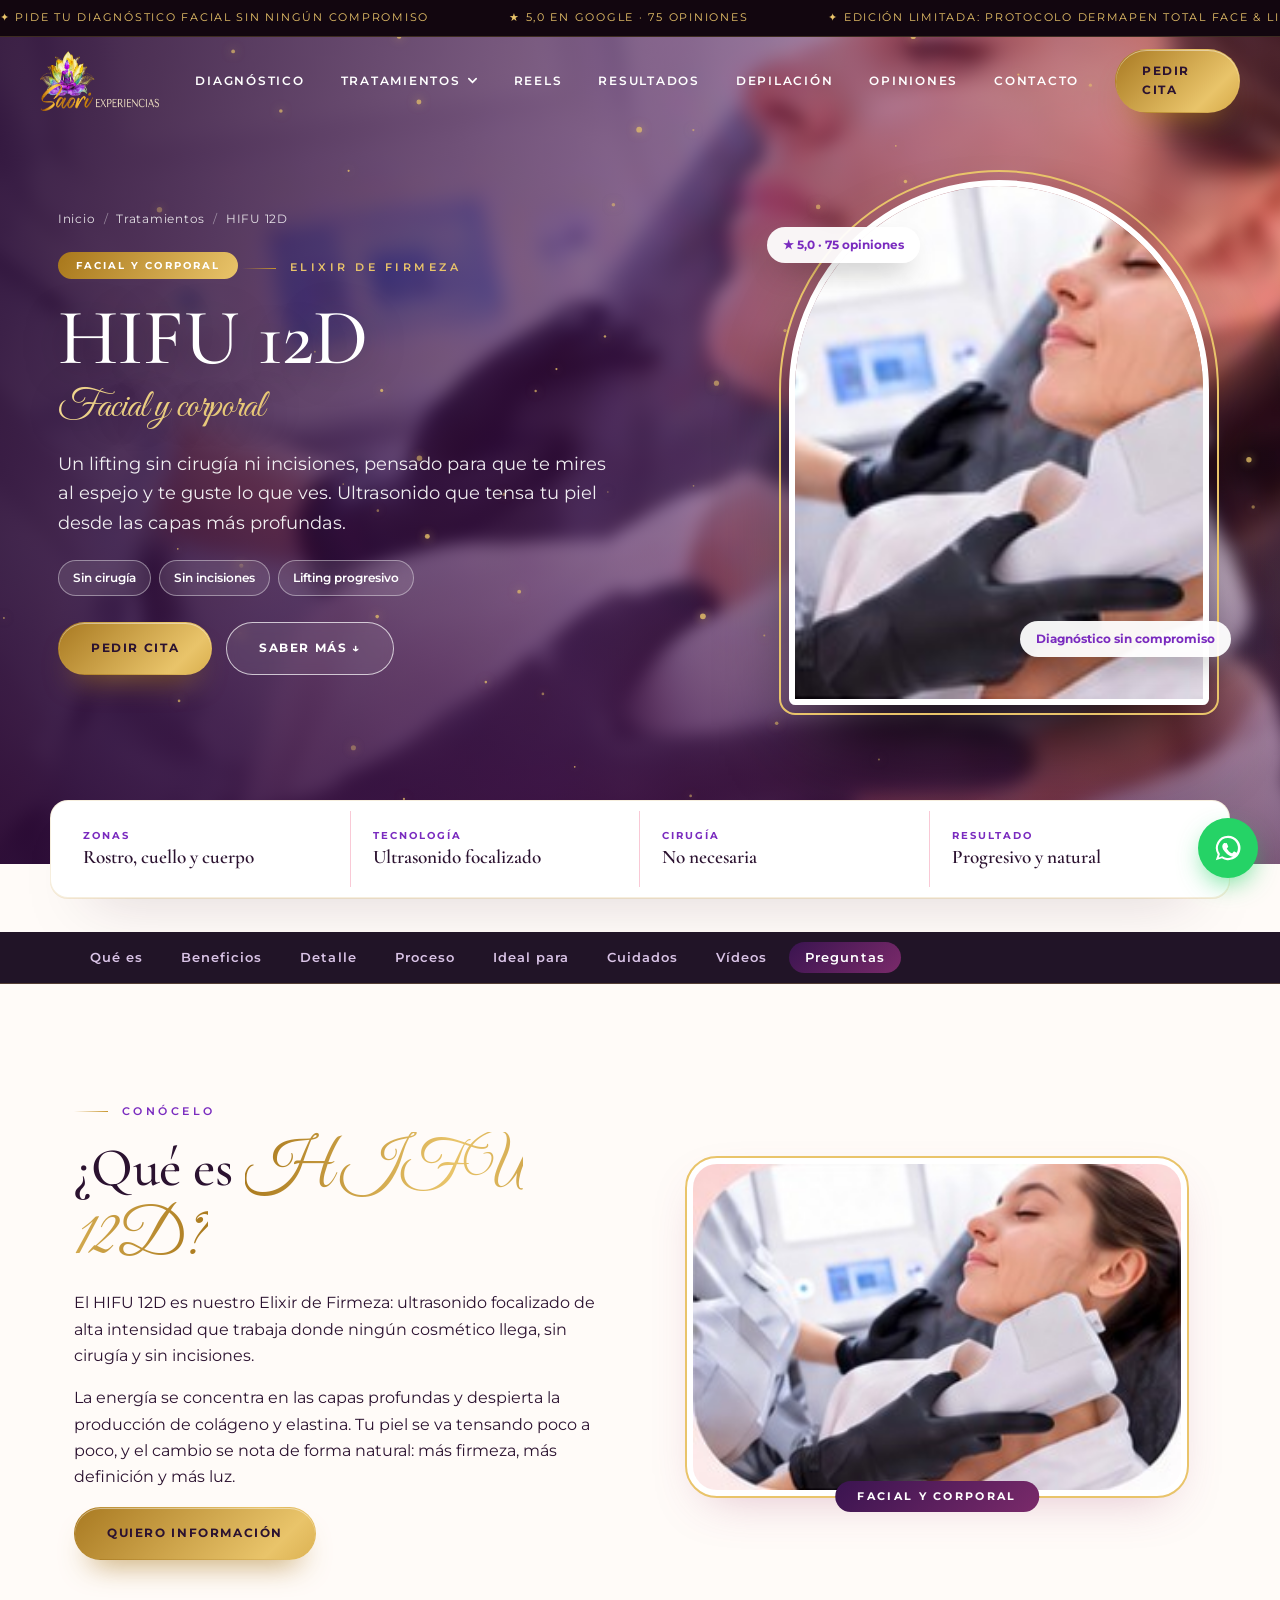
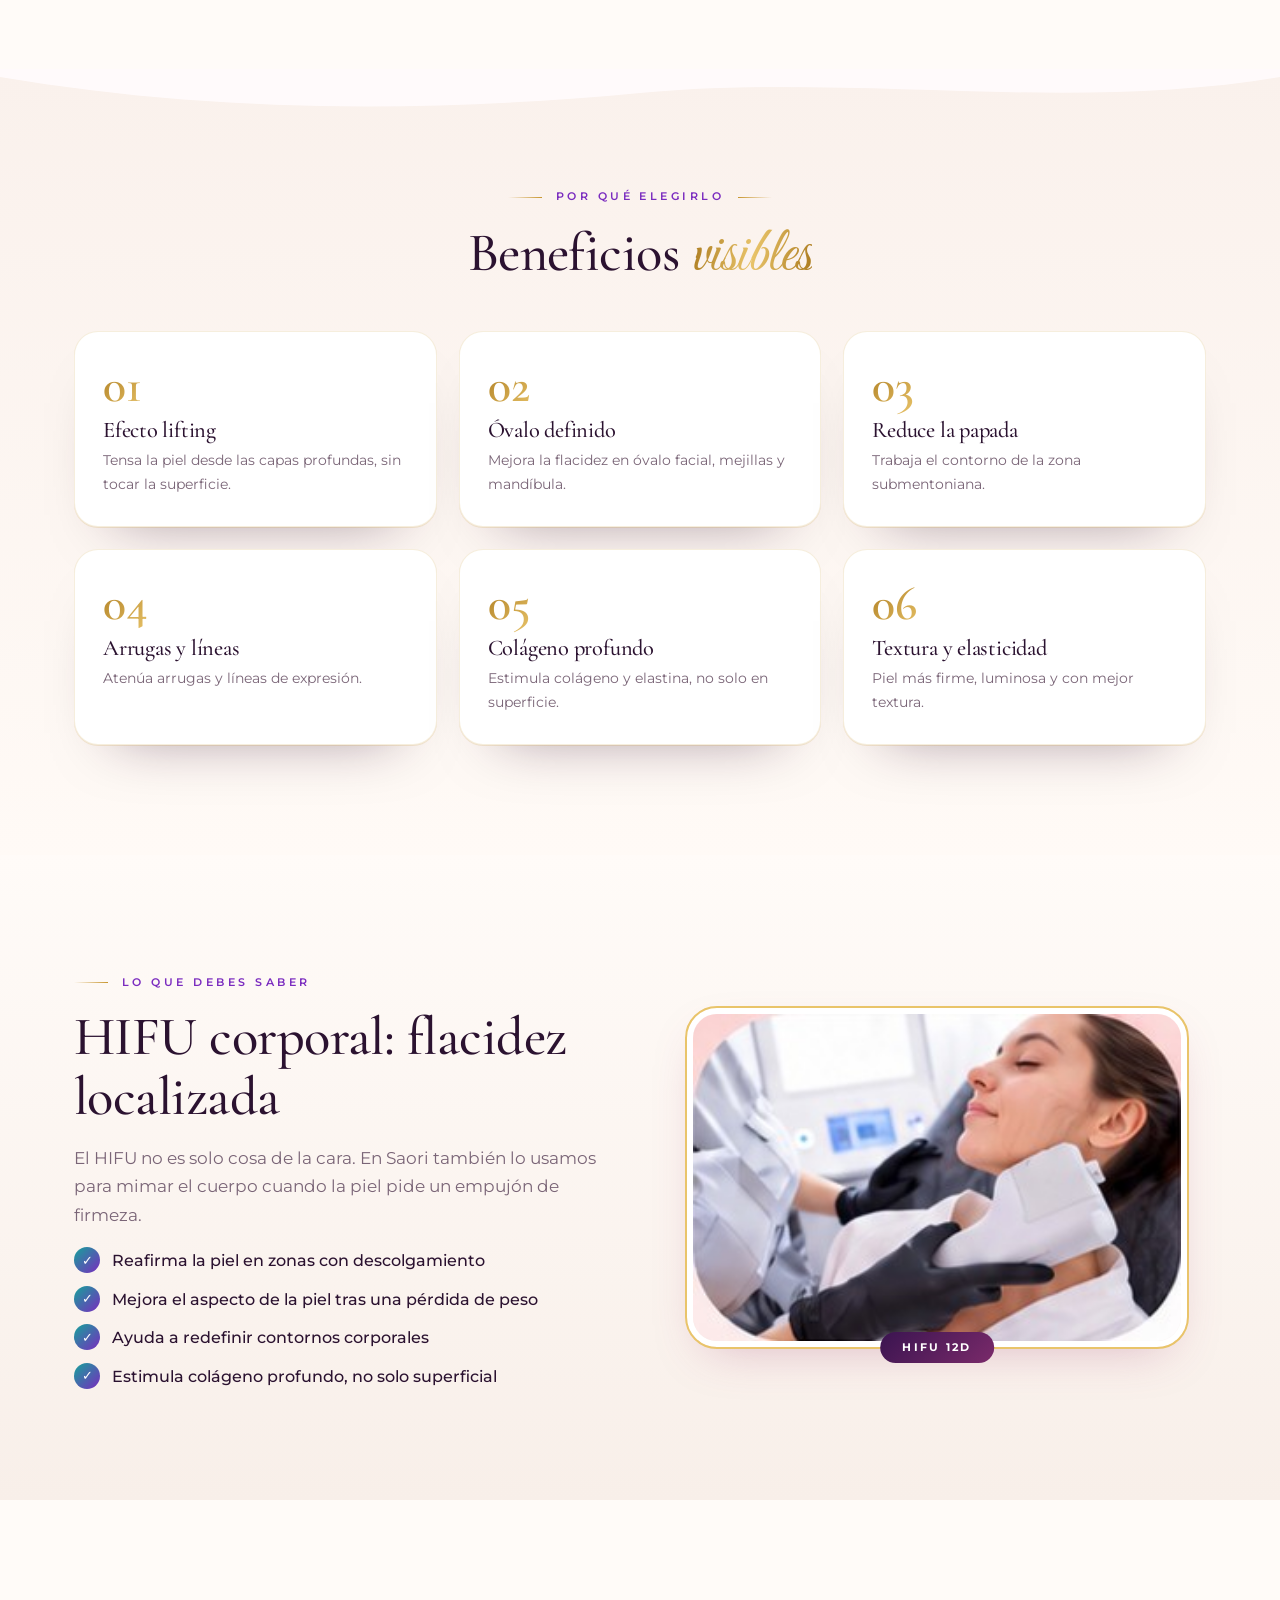
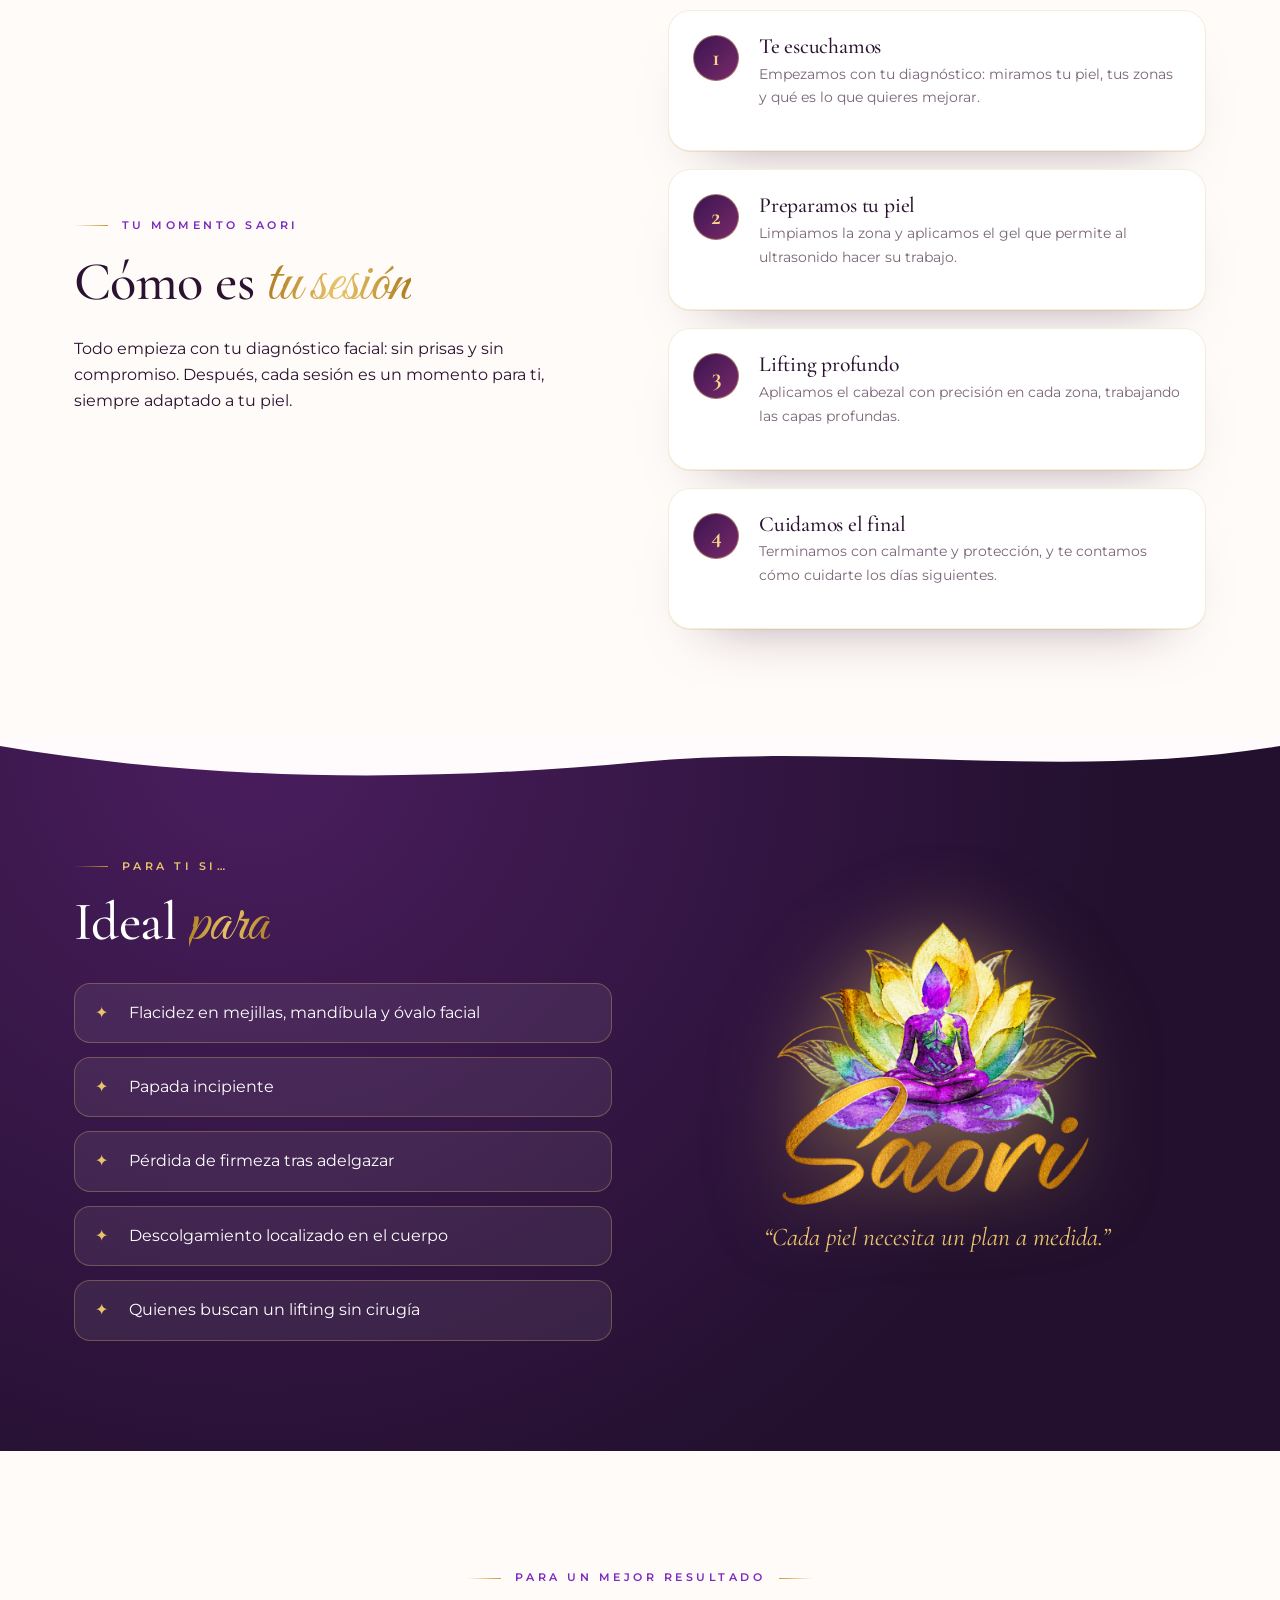
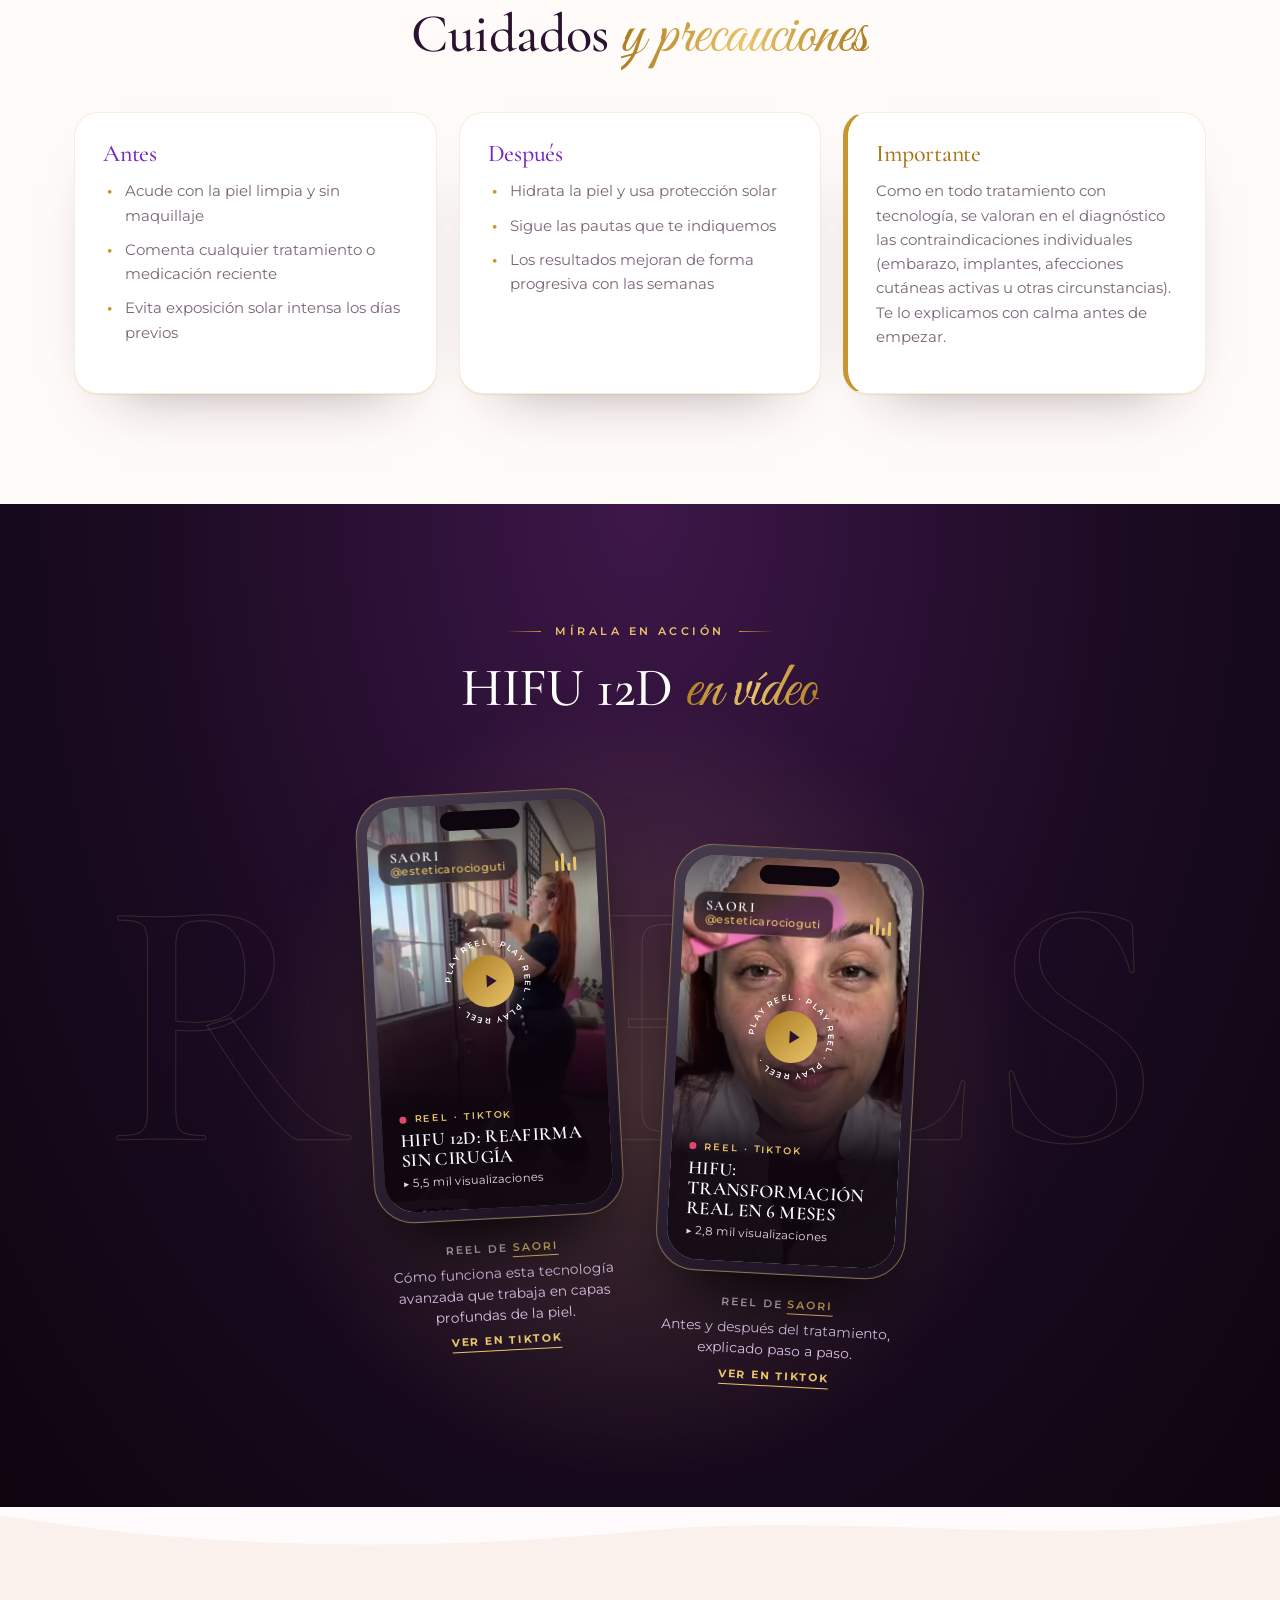
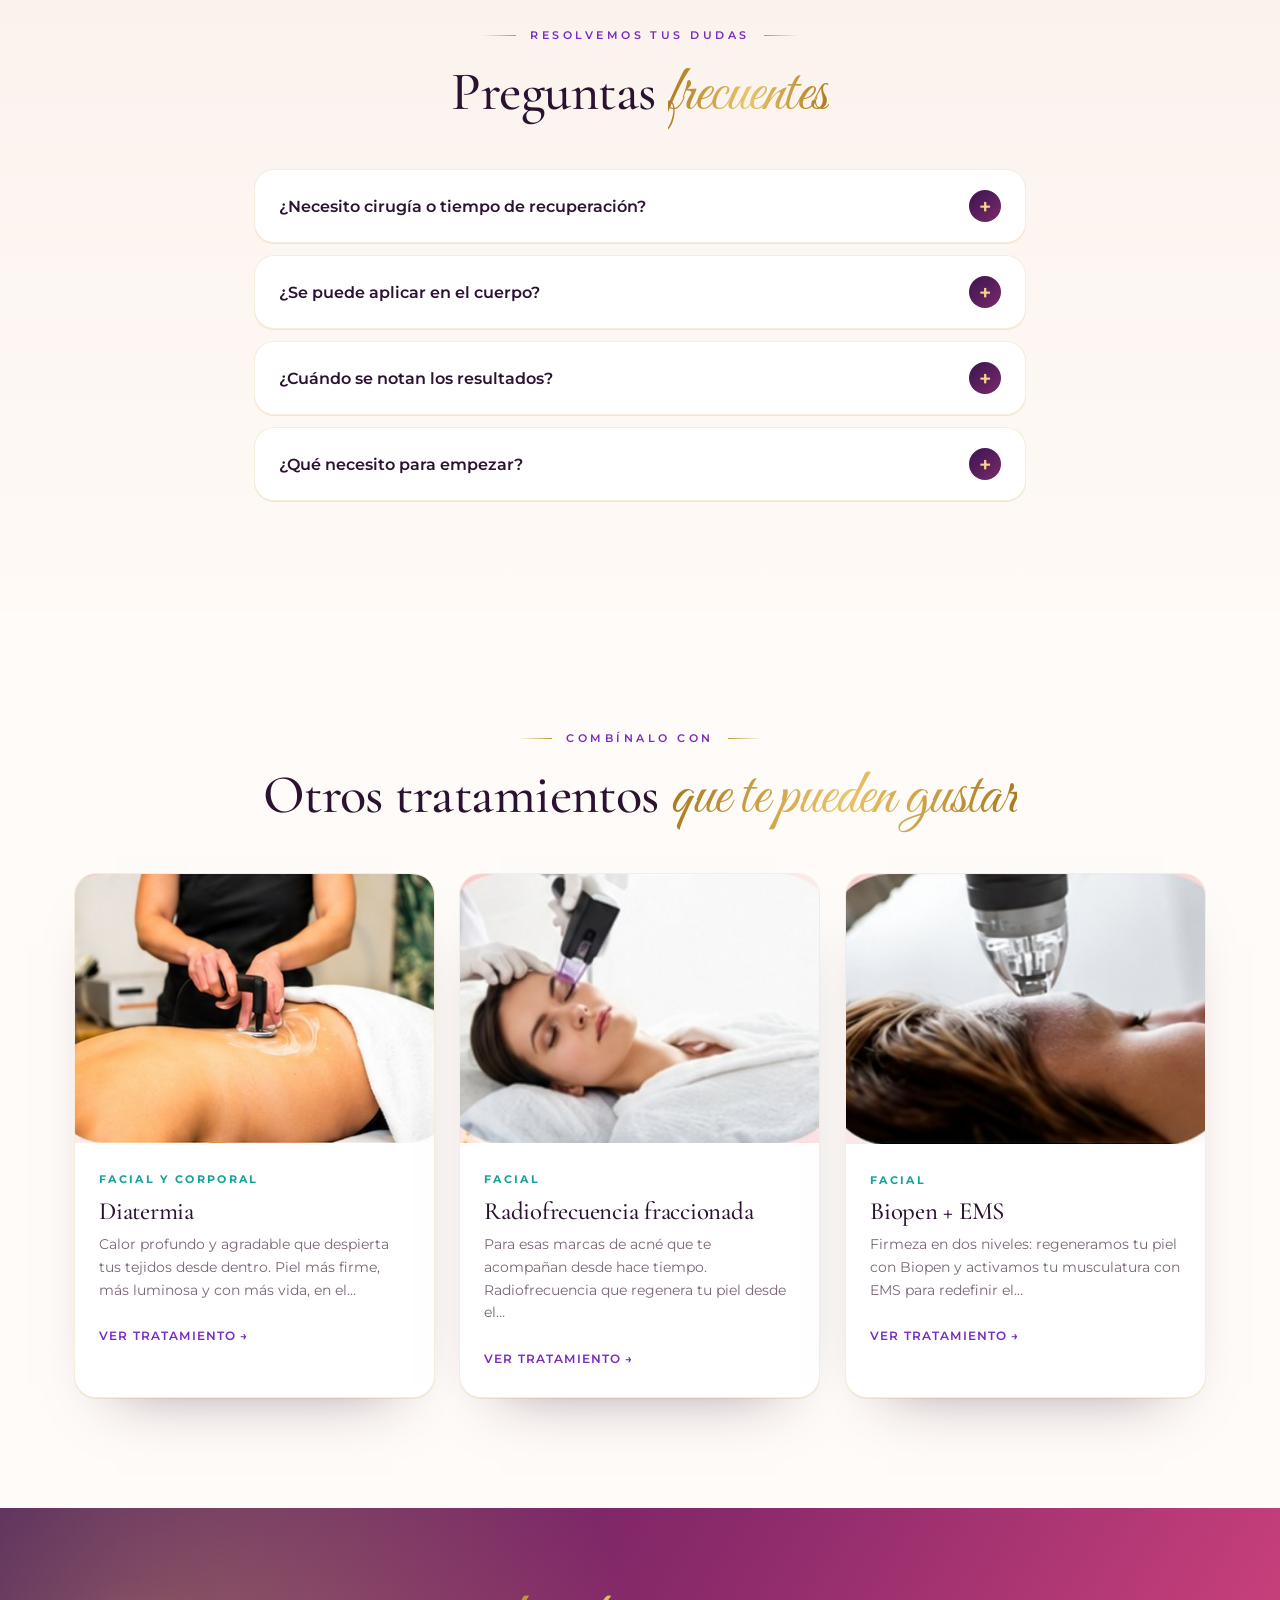
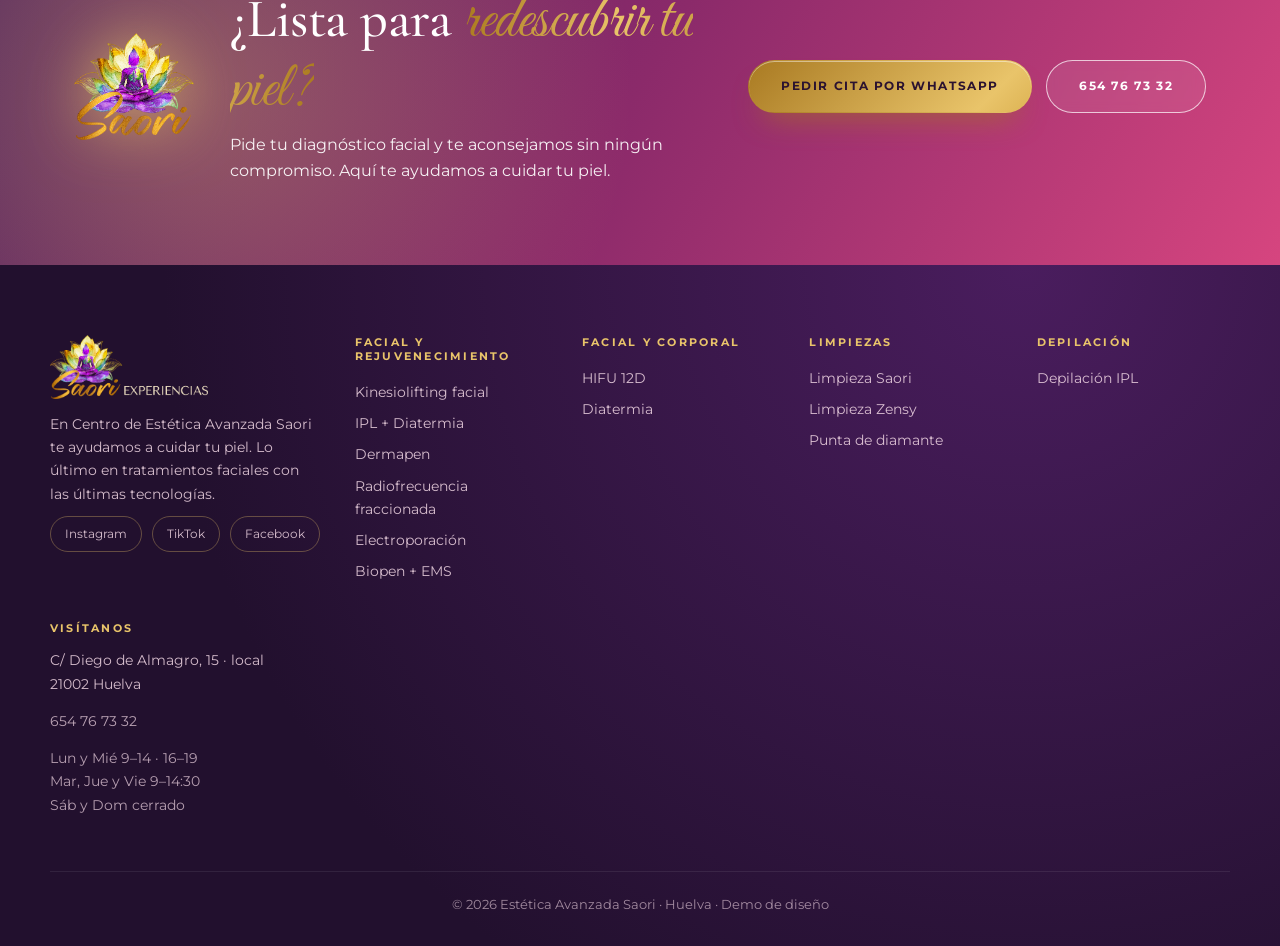
<file: hifu-12d.html>
<!doctype html>
<html lang="es">
<head>
<meta charset="utf-8">
<meta name="viewport" content="width=device-width, initial-scale=1">
<title>HIFU 12D en Huelva · Estética Avanzada Saori</title>
<meta name="description" content="Un lifting sin cirugía ni incisiones, pensado para que te mires al espejo y te guste lo que ves. Ultrasonido que tensa tu piel desde las capas más profundas.">
<link rel="icon" href="assets/lotus-saori.png">
<meta name="theme-color" content="#1b0b22">
<link rel="canonical" href="https://sefiro888.github.io/saori-demo/hifu-12d.html">
<meta property="og:type" content="website">
<meta property="og:site_name" content="Estética Avanzada Saori · Huelva">
<meta property="og:locale" content="es_ES">
<meta property="og:title" content="HIFU 12D en Huelva · Estética Avanzada Saori">
<meta property="og:description" content="Un lifting sin cirugía ni incisiones, pensado para que te mires al espejo y te guste lo que ves. Ultrasonido que tensa tu piel desde las capas más profundas.">
<meta property="og:url" content="https://sefiro888.github.io/saori-demo/hifu-12d.html">
<meta property="og:image" content="https://sefiro888.github.io/saori-demo/assets/og-saori.jpg">
<meta property="og:image:width" content="1200">
<meta property="og:image:height" content="630">
<meta property="og:image:alt" content="Logo de Estética Avanzada Saori, Huelva">
<meta name="twitter:card" content="summary_large_image">
<meta name="twitter:title" content="HIFU 12D en Huelva · Estética Avanzada Saori">
<meta name="twitter:description" content="Un lifting sin cirugía ni incisiones, pensado para que te mires al espejo y te guste lo que ves. Ultrasonido que tensa tu piel desde las capas más profundas.">
<meta name="twitter:image" content="https://sefiro888.github.io/saori-demo/assets/og-saori.jpg">
<link rel="apple-touch-icon" href="assets/lotus-saori.png">

<link rel="preconnect" href="https://fonts.googleapis.com">
<link rel="preconnect" href="https://fonts.gstatic.com" crossorigin>
<link href="https://fonts.googleapis.com/css2?family=Cormorant+Garamond:ital,wght@0,500;0,600;0,700;1,500&family=Great+Vibes&family=Montserrat:wght@400;500;600;700&display=swap" rel="stylesheet">
<link rel="stylesheet" href="styles.css?v=1792570995">
<link rel="stylesheet" href="site.css?v=1792570995">
<link rel="stylesheet" href="extra.css?v=1792570995">
<link rel="stylesheet" href="premium.css?v=1792570995">
<link rel="stylesheet" href="viewer.css?v=1792570995">
<link rel="stylesheet" href="reelstyle.css?v=1792570995">
</head>
<body class="page-service">
<div class="progress" id="progress"></div>
<div class="site-top is-dark" id="siteTop">
  <div class="topbar" aria-label="Información destacada"><div class="ticker"><div class="ticker-track"><span>✦ Pide tu diagnóstico facial sin ningún compromiso</span><span>★ 5,0 en Google · 75 opiniones</span><span>✦ Edición limitada: Protocolo Dermapen Total Face &amp; Lips</span><span>✦ Depilación IPL desde 10 €</span><span>✦ C/ Diego de Almagro 15, local · Huelva</span><span>✦ HIFU 12D · Diatermia · Radiofrecuencia fraccionada</span><span>☎ 654 76 73 32</span><span>✦ Pide tu diagnóstico facial sin ningún compromiso</span><span>★ 5,0 en Google · 75 opiniones</span><span>✦ Edición limitada: Protocolo Dermapen Total Face &amp; Lips</span><span>✦ Depilación IPL desde 10 €</span><span>✦ C/ Diego de Almagro 15, local · Huelva</span><span>✦ HIFU 12D · Diatermia · Radiofrecuencia fraccionada</span><span>☎ 654 76 73 32</span></div></div></div>
  <header class="hdr" id="hdr"><div class="hdr-in">
    <a href="index.html" class="brand" aria-label="Inicio"><img class="lg-light" src="assets/logo.png" alt="Saori Experiencias"><img class="lg-dark" src="assets/logo-light.png" alt=""></a>
    <nav class="dnav" aria-label="Principal">
      <a href="index.html#diagnostico">Diagnóstico</a>
      <div class="has-mega" id="hasMega">
        <button class="mega-btn" aria-expanded="false" aria-haspopup="true">Tratamientos <svg width="11" height="11" viewBox="0 0 12 12"><path d="M2 4l4 4 4-4" fill="none" stroke="currentColor" stroke-width="1.8" stroke-linecap="round"/></svg></button>
        <div class="mega" role="menu"><div class="mega-in">
      <div class="mcols"><div class="mcol"><h4>Facial y rejuvenecimiento</h4><a class="mlink" style="--d:1" href="kinesiolifting-facial.html"><img src="assets/kinesio.jpg" alt="" loading="lazy"><span><b>Kinesiolifting facial</b><small>lifting manual</small></span></a><a class="mlink" style="--d:2" href="ipl-diatermia.html"><img src="assets/ipl.jpg" alt="" loading="lazy"><span><b>IPL + Diatermia</b><small>rejuvenecimiento integral</small></span></a><a class="mlink" style="--d:3" href="dermapen.html"><img src="assets/dermapen.jpg" alt="" loading="lazy"><span><b>Dermapen</b><small>microneedling</small></span></a><a class="mlink" style="--d:4" href="radiofrecuencia-fraccionada.html"><img src="assets/radiofrecuencia.jpg" alt="" loading="lazy"><span><b>Radiofrecuencia fraccionada</b><small>marcas y cicatrices</small></span></a><a class="mlink" style="--d:5" href="electroporacion.html"><img src="assets/electroporacion.jpg" alt="" loading="lazy"><span><b>Electroporación</b><small>sin agujas</small></span></a><a class="mlink" style="--d:6" href="biopen-ems.html"><img src="assets/biopen.jpg" alt="" loading="lazy"><span><b>Biopen + EMS</b><small>reafirmante</small></span></a></div><div class="mcol"><h4>Facial y corporal</h4><a class="mlink" style="--d:7" href="hifu-12d.html"><img src="assets/hifu.jpg" alt="" loading="lazy"><span><b>HIFU 12D</b><small>Facial y corporal</small></span></a><a class="mlink" style="--d:8" href="diatermia.html"><img src="assets/diatermia.jpg" alt="" loading="lazy"><span><b>Diatermia</b><small>Facial y corporal</small></span></a></div><div class="mcol"><h4>Limpiezas</h4><a class="mlink" style="--d:9" href="limpieza-saori.html"><img src="assets/limpieza-saori.jpg" alt="" loading="lazy"><span><b>Limpieza Saori</b><small>el despertar de la piel</small></span></a><a class="mlink" style="--d:10" href="limpieza-zensy.html"><img src="assets/limpieza-zensy.jpg" alt="" loading="lazy"><span><b>Limpieza Zensy</b><small>ultrasonidos</small></span></a><a class="mlink" style="--d:11" href="punta-de-diamante.html"><img src="assets/punta-diamante.jpg" alt="" loading="lazy"><span><b>Punta de diamante</b><small>piel nueva al instante</small></span></a></div><div class="mcol"><h4>Depilación</h4><a class="mlink" style="--d:12" href="depilacion-ipl.html"><img src="assets/depilacion.jpg" alt="" loading="lazy"><span><b>Depilación IPL</b><small>fotodepilación profesional</small></span></a></div></div>
      <a class="mfeat" href="https://wa.me/34654767332?text=Hola%2C%20quiero%20pedir%20mi%20diagn%C3%B3stico%20facial" target="_blank" rel="noopener">
        <img src="assets/emblema.jpg" alt="">
        <div><em>Todo empieza aquí</em><b>Diagnóstico facial</b><span>Sin ningún compromiso. Te aconsejamos el plan exacto para tu piel.</span><i>Reservar ahora →</i></div>
      </a></div></div>
      </div>
      <a href="index.html#reels">Reels</a>
      <a href="index.html#resultados">Resultados</a>
      <a href="depilacion-ipl.html">Depilación</a>
      <a href="index.html#opiniones">Opiniones</a>
      <a href="index.html#visitanos">Contacto</a>
    </nav>
    <a class="btn btn-gold hdr-cta" href="https://wa.me/34654767332?text=Hola%2C%20quiero%20pedir%20mi%20diagn%C3%B3stico%20facial" target="_blank" rel="noopener"><span>Pedir cita</span></a>
    <button class="burger" id="burger" aria-label="Abrir menú" aria-expanded="false"><span></span><span></span><span></span></button>
  </div></header>
</div>
<div class="mnav" id="mnav" aria-hidden="true">
  <div class="mnav-in">
    <a href="index.html#diagnostico" style="--i:1">Diagnóstico</a>
    <button class="m-acc" id="mAcc" style="--i:2" aria-expanded="false">Tratamientos <i>+</i></button>
    <div class="m-panel" id="mPanel"><div><p class="m-sub">Facial y rejuvenecimiento</p><a href="kinesiolifting-facial.html">Kinesiolifting facial</a><a href="ipl-diatermia.html">IPL + Diatermia</a><a href="dermapen.html">Dermapen</a><a href="radiofrecuencia-fraccionada.html">Radiofrecuencia fraccionada</a><a href="electroporacion.html">Electroporación</a><a href="biopen-ems.html">Biopen + EMS</a><p class="m-sub">Facial y corporal</p><a href="hifu-12d.html">HIFU 12D</a><a href="diatermia.html">Diatermia</a><p class="m-sub">Limpiezas</p><a href="limpieza-saori.html">Limpieza Saori</a><a href="limpieza-zensy.html">Limpieza Zensy</a><a href="punta-de-diamante.html">Punta de diamante</a><p class="m-sub">Depilación</p><a href="depilacion-ipl.html">Depilación IPL</a></div></div>
    <a href="index.html#reels" style="--i:3">Reels</a>
    <a href="index.html#resultados" style="--i:3">Resultados</a>
    <a href="depilacion-ipl.html" style="--i:4">Depilación</a>
    <a href="index.html#opiniones" style="--i:5">Opiniones</a>
    <a href="index.html#visitanos" style="--i:6">Contacto</a>
    <a class="btn btn-gold m-cta" href="https://wa.me/34654767332?text=Hola%2C%20quiero%20pedir%20mi%20diagn%C3%B3stico%20facial" target="_blank" rel="noopener" style="--i:7">Pedir mi diagnóstico</a>
    <p class="m-contact" style="--i:8">☎ 654 76 73 32 · C/ Diego de Almagro 15, Huelva</p>
  </div>
</div>
<main>
<section class="shero">
  <div class="shero-bg" style="background-image:url(assets/hifu.jpg)"></div>
  <div class="shero-ov"></div>
  <canvas id="sparkles" aria-hidden="true"></canvas>
  <div class="shero-in">
    <div class="shero-text">
      <nav class="crumbs" aria-label="Migas"><a href="index.html">Inicio</a><i>/</i><a href="index.html#tratamientos">Tratamientos</a><i>/</i><span>HIFU 12D</span></nav>
      <span class="pill">Facial y corporal</span>
      <p class="eyebrow gold">Elixir de firmeza</p>
      <h1>HIFU 12D<span class="script">Facial y corporal</span></h1>
      <p class="lead">Un lifting sin cirugía ni incisiones, pensado para que te mires al espejo y te guste lo que ves. Ultrasonido que tensa tu piel desde las capas más profundas.</p>
      <div class="schips"><span>Sin cirugía</span><span>Sin incisiones</span><span>Lifting progresivo</span></div>
      <div class="hero-actions"><a class="btn btn-gold" href="https://wa.me/34654767332?text=Hola%2C%20me%20interesa%20HIFU%2012D.%20%C2%BFMe%20pod%C3%A9is%20dar%20informaci%C3%B3n%20y%20cita%3F" target="_blank" rel="noopener">Pedir cita</a><a class="btn btn-light" href="#que-es">Saber más ↓</a></div>
    </div>
    <div class="shero-photo"><div class="arch"><img src="assets/hifu.jpg" alt="HIFU 12D"></div>
      <span class="float f1">★ 5,0 · 75 opiniones</span><span class="float f2">Diagnóstico sin compromiso</span></div>
  </div>
</section>
<div class="factbar"><div class="wrap facts"><div class="fact"><small>Zonas</small><b>Rostro, cuello y cuerpo</b></div><div class="fact"><small>Tecnología</small><b>Ultrasonido focalizado</b></div><div class="fact"><small>Cirugía</small><b>No necesaria</b></div><div class="fact"><small>Resultado</small><b>Progresivo y natural</b></div></div></div>
<nav class="subnav" id="subnav" aria-label="En esta página"><div class="wrap">
  <a href="#que-es">Qué es</a><a href="#beneficios">Beneficios</a><a href="#especial">Detalle</a><a href="#proceso">Proceso</a><a href="#ideal">Ideal para</a><a href="#cuidados">Cuidados</a><a href="#reels">Vídeos</a><a href="#faq">Preguntas</a>
</div></nav>

<section class="sec" id="que-es"><div class="wrap two">
  <div class="reveal"><p class="eyebrow">Conócelo</p><h2>¿Qué es <span class="script">HIFU 12D?</span></h2><p>El HIFU 12D es nuestro Elixir de Firmeza: ultrasonido focalizado de alta intensidad que trabaja donde ningún cosmético llega, sin cirugía y sin incisiones.</p><p>La energía se concentra en las capas profundas y despierta la producción de colágeno y elastina. Tu piel se va tensando poco a poco, y el cambio se nota de forma natural: más firmeza, más definición y más luz.</p>
    <a class="btn btn-gold" href="https://wa.me/34654767332?text=Hola%2C%20me%20interesa%20HIFU%2012D.%20%C2%BFMe%20pod%C3%A9is%20dar%20informaci%C3%B3n%20y%20cita%3F" target="_blank" rel="noopener">Quiero información</a></div>
  <div class="reveal photo-card tall"><img src="assets/hifu.jpg" alt="HIFU 12D"><span class="photo-tag">Facial y corporal</span></div>
</div></section>

<section class="sec tint" id="beneficios"><div class="wrap">
  <div class="head reveal"><p class="eyebrow">Por qué elegirlo</p><h2>Beneficios <span class="script">visibles</span></h2></div>
  <div class="bens"><div class="ben reveal"><span class="ben-n">01</span><h3>Efecto lifting</h3><p>Tensa la piel desde las capas profundas, sin tocar la superficie.</p></div><div class="ben reveal"><span class="ben-n">02</span><h3>Óvalo definido</h3><p>Mejora la flacidez en óvalo facial, mejillas y mandíbula.</p></div><div class="ben reveal"><span class="ben-n">03</span><h3>Reduce la papada</h3><p>Trabaja el contorno de la zona submentoniana.</p></div><div class="ben reveal"><span class="ben-n">04</span><h3>Arrugas y líneas</h3><p>Atenúa arrugas y líneas de expresión.</p></div><div class="ben reveal"><span class="ben-n">05</span><h3>Colágeno profundo</h3><p>Estimula colágeno y elastina, no solo en superficie.</p></div><div class="ben reveal"><span class="ben-n">06</span><h3>Textura y elasticidad</h3><p>Piel más firme, luminosa y con mejor textura.</p></div></div>
</div></section>

<section class="sec alt" id="especial"><div class="wrap two">
      <div class="reveal"><p class="eyebrow">Lo que debes saber</p><h2>HIFU corporal: flacidez localizada</h2><p class="lead2">El HIFU no es solo cosa de la cara. En Saori también lo usamos para mimar el cuerpo cuando la piel pide un empujón de firmeza.</p><ul class="checks"><li>Reafirma la piel en zonas con descolgamiento</li><li>Mejora el aspecto de la piel tras una pérdida de peso</li><li>Ayuda a redefinir contornos corporales</li><li>Estimula colágeno profundo, no solo superficial</li></ul></div>
      <div class="reveal photo-card"><img src="assets/hifu.jpg" alt="HIFU 12D"><span class="photo-tag">HIFU 12D</span></div>
    </div></section>

<section class="sec" id="proceso"><div class="wrap two">
  <div class="reveal"><p class="eyebrow">Tu momento Saori</p><h2>Cómo es <span class="script">tu sesión</span></h2>
    <p>Todo empieza con tu diagnóstico facial: sin prisas y sin compromiso. Después, cada sesión es un momento para ti, siempre adaptado a tu piel.</p></div>
  <ol class="steps"><li class="reveal"><span>1</span><div><h3>Te escuchamos</h3><p>Empezamos con tu diagnóstico: miramos tu piel, tus zonas y qué es lo que quieres mejorar.</p></div></li><li class="reveal"><span>2</span><div><h3>Preparamos tu piel</h3><p>Limpiamos la zona y aplicamos el gel que permite al ultrasonido hacer su trabajo.</p></div></li><li class="reveal"><span>3</span><div><h3>Lifting profundo</h3><p>Aplicamos el cabezal con precisión en cada zona, trabajando las capas profundas.</p></div></li><li class="reveal"><span>4</span><div><h3>Cuidamos el final</h3><p>Terminamos con calmante y protección, y te contamos cómo cuidarte los días siguientes.</p></div></li></ol>
</div></section>

<section class="sec dark" id="ideal"><div class="wrap two">
  <div class="reveal"><p class="eyebrow gold">Para ti si…</p><h2>Ideal <span class="script">para</span></h2><ul class="ideal"><li>Flacidez en mejillas, mandíbula y óvalo facial</li><li>Papada incipiente</li><li>Pérdida de firmeza tras adelgazar</li><li>Descolgamiento localizado en el cuerpo</li><li>Quienes buscan un lifting sin cirugía</li></ul></div>
  <div class="reveal ideal-img"><img src="assets/lotus-saori.png" alt=""><p>“Cada piel necesita un plan a medida.”</p></div>
</div></section>

<section class="sec" id="cuidados"><div class="wrap">
  <div class="head reveal"><p class="eyebrow">Para un mejor resultado</p><h2>Cuidados <span class="script">y precauciones</span></h2></div>
  <div class="care3">
    <div class="care reveal"><h3>Antes</h3><ul><li>Acude con la piel limpia y sin maquillaje</li><li>Comenta cualquier tratamiento o medicación reciente</li><li>Evita exposición solar intensa los días previos</li></ul></div>
    <div class="care reveal"><h3>Después</h3><ul><li>Hidrata la piel y usa protección solar</li><li>Sigue las pautas que te indiquemos</li><li>Los resultados mejoran de forma progresiva con las semanas</li></ul></div>
    <div class="care warn reveal"><h3>Importante</h3><p>Como en todo tratamiento con tecnología, se valoran en el diagnóstico las contraindicaciones individuales (embarazo, implantes, afecciones cutáneas activas u otras circunstancias). Te lo explicamos con calma antes de empezar.</p></div>
  </div>
</div></section>

<section class="sec reels-sec" id="reels"><span class="reel-bg-text" aria-hidden="true">REELS</span><div class="wrap">
  <div class="head reveal"><p class="eyebrow">Mírala en acción</p><h2>HIFU 12D <span class="script">en vídeo</span></h2></div>
  <div class="reels-grid reel-row n2"><figure class="reel tilt-l" data-net="tt" data-open="https://www.tiktok.com/embed/v2/7506831992978165014" data-link="https://www.tiktok.com/@esteticarocioguti/video/7506831992978165014" data-title="HIFU 12D: reafirma sin cirugía">
  <div class="phone">
    <span class="phone-notch" aria-hidden="true"></span>
    <span class="reel-credit"><b>Saori</b><i>@esteticarocioguti</i></span>
    <button type="button" class="reel-play" aria-label="Reproducir el reel: HIFU 12D: reafirma sin cirugía">
      <img src="assets/reels/tt-hifu.jpg" alt="" loading="lazy">
      <span class="reel-ring" aria-hidden="true"><svg viewBox="0 0 120 120"><defs><path id="rctthifu" d="M60,60 m-46,0 a46,46 0 1,1 92,0 a46,46 0 1,1 -92,0"/></defs><text><textPath href="#rctthifu">PLAY REEL · PLAY REEL · PLAY REEL · </textPath></text></svg><i><svg viewBox="0 0 24 24" fill="currentColor"><path d="M8 5v14l11-7z"/></svg></i></span>
      <span class="reel-eq" aria-hidden="true"><b></b><b></b><b></b><b></b></span>
      <span class="reel-meta"><em><i class="rec"></i> Reel · TikTok</em><strong>HIFU 12D: reafirma sin cirugía</strong><small>▶ 5,5 mil visualizaciones</small></span>
    </button>
  </div>
  <figcaption><strong class="reel-by">Reel de <a href="https://www.tiktok.com/@esteticarocioguti/video/7506831992978165014" target="_blank" rel="noopener">Saori</a></strong><span>Cómo funciona esta tecnología avanzada que trabaja en capas profundas de la piel.</span>
    <a class="link-arrow" href="https://www.tiktok.com/@esteticarocioguti/video/7506831992978165014" target="_blank" rel="noopener">Ver en TikTok</a></figcaption>
</figure><figure class="reel tilt-r" data-net="tt" data-open="https://www.tiktok.com/embed/v2/7592923026014948611" data-link="https://www.tiktok.com/@esteticarocioguti/video/7592923026014948611" data-title="HIFU: transformación real en 6 meses">
  <div class="phone">
    <span class="phone-notch" aria-hidden="true"></span>
    <span class="reel-credit"><b>Saori</b><i>@esteticarocioguti</i></span>
    <button type="button" class="reel-play" aria-label="Reproducir el reel: HIFU: transformación real en 6 meses">
      <img src="assets/reels/tt-antesdespues.jpg" alt="" loading="lazy">
      <span class="reel-ring" aria-hidden="true"><svg viewBox="0 0 120 120"><defs><path id="rcttantesdespues" d="M60,60 m-46,0 a46,46 0 1,1 92,0 a46,46 0 1,1 -92,0"/></defs><text><textPath href="#rcttantesdespues">PLAY REEL · PLAY REEL · PLAY REEL · </textPath></text></svg><i><svg viewBox="0 0 24 24" fill="currentColor"><path d="M8 5v14l11-7z"/></svg></i></span>
      <span class="reel-eq" aria-hidden="true"><b></b><b></b><b></b><b></b></span>
      <span class="reel-meta"><em><i class="rec"></i> Reel · TikTok</em><strong>HIFU: transformación real en 6 meses</strong><small>▶ 2,8 mil visualizaciones</small></span>
    </button>
  </div>
  <figcaption><strong class="reel-by">Reel de <a href="https://www.tiktok.com/@esteticarocioguti/video/7592923026014948611" target="_blank" rel="noopener">Saori</a></strong><span>Antes y después del tratamiento, explicado paso a paso.</span>
    <a class="link-arrow" href="https://www.tiktok.com/@esteticarocioguti/video/7592923026014948611" target="_blank" rel="noopener">Ver en TikTok</a></figcaption>
</figure></div></div></section>

<section class="sec tint" id="faq"><div class="wrap narrow">
  <div class="head reveal"><p class="eyebrow">Resolvemos tus dudas</p><h2>Preguntas <span class="script">frecuentes</span></h2></div>
  <div class="faqs"><div class="faq reveal"><button class="faq-q" aria-expanded="false"><span>¿Necesito cirugía o tiempo de recuperación?</span><i>+</i></button><div class="faq-a"><div><p>No. El HIFU 12D es un tratamiento sin cirugía ni incisiones, pensado para que puedas retomar tu rutina.</p></div></div></div><div class="faq reveal"><button class="faq-q" aria-expanded="false"><span>¿Se puede aplicar en el cuerpo?</span><i>+</i></button><div class="faq-a"><div><p>Sí. Es ideal para flacidez localizada y para mejorar el aspecto de la piel tras una pérdida de peso.</p></div></div></div><div class="faq reveal"><button class="faq-q" aria-expanded="false"><span>¿Cuándo se notan los resultados?</span><i>+</i></button><div class="faq-a"><div><p>El efecto lifting es progresivo: el colágeno se va regenerando con las semanas. En el diagnóstico te orientamos según tu caso.</p></div></div></div><div class="faq reveal"><button class="faq-q" aria-expanded="false"><span>¿Qué necesito para empezar?</span><i>+</i></button><div class="faq-a"><div><p>Pedir tu diagnóstico facial sin compromiso. Valoramos tu piel y te proponemos el protocolo más adecuado.</p></div></div></div></div>
</div></section>

<section class="sec"><div class="wrap">
  <div class="head reveal"><p class="eyebrow">Combínalo con</p><h2>Otros tratamientos <span class="script">que te pueden gustar</span></h2></div>
  <div class="grid"><a class="card tilt" href="diatermia.html"><img src="assets/diatermia.jpg" alt="Diatermia" loading="lazy"><div class="card-b"><span class="tag">Facial y corporal</span><h3>Diatermia</h3><p>Calor profundo y agradable que despierta tus tejidos desde dentro. Piel más firme, más luminosa y con más vida, en el…</p><span class="more">Ver tratamiento →</span></div></a><a class="card tilt" href="radiofrecuencia-fraccionada.html"><img src="assets/radiofrecuencia.jpg" alt="Radiofrecuencia fraccionada" loading="lazy"><div class="card-b"><span class="tag">Facial</span><h3>Radiofrecuencia fraccionada</h3><p>Para esas marcas de acné que te acompañan desde hace tiempo. Radiofrecuencia que regenera tu piel desde el…</p><span class="more">Ver tratamiento →</span></div></a><a class="card tilt" href="biopen-ems.html"><img src="assets/biopen.jpg" alt="Biopen + EMS" loading="lazy"><div class="card-b"><span class="tag">Facial</span><h3>Biopen + EMS</h3><p>Firmeza en dos niveles: regeneramos tu piel con Biopen y activamos tu musculatura con EMS para redefinir el…</p><span class="more">Ver tratamiento →</span></div></a></div>
</div></section>

<section class="cta"><div class="wrap cta-in reveal">
  <img src="assets/lotus-saori.png" alt="">
  <div><h2>¿Lista para <span class="script">redescubrir tu piel?</span></h2><p>Pide tu diagnóstico facial y te aconsejamos sin ningún compromiso. Aquí te ayudamos a cuidar tu piel.</p></div>
  <div class="hero-actions"><a class="btn btn-gold" href="https://wa.me/34654767332?text=Hola%2C%20me%20interesa%20HIFU%2012D.%20%C2%BFMe%20pod%C3%A9is%20dar%20informaci%C3%B3n%20y%20cita%3F" target="_blank" rel="noopener">Pedir cita por WhatsApp</a><a class="btn btn-light" href="tel:+34654767332">654 76 73 32</a></div>
</div></section>
</main>
<footer class="footer">
  <div class="foot-in">
    <div class="foot-brand"><img src="assets/logo-light.png" alt="Saori Experiencias">
      <p>En Centro de Estética Avanzada Saori te ayudamos a cuidar tu piel. Lo último en tratamientos faciales con las últimas tecnologías.</p>
      <div class="foot-soc"><a href="https://www.instagram.com/esteticasaori/" target="_blank" rel="noopener">Instagram</a><a href="https://www.tiktok.com/@esteticarocioguti" target="_blank" rel="noopener">TikTok</a><a href="https://www.facebook.com/esteticasaorihuelva" target="_blank" rel="noopener">Facebook</a></div></div>
    <div><h4>Facial y rejuvenecimiento</h4><a href="kinesiolifting-facial.html">Kinesiolifting facial</a><a href="ipl-diatermia.html">IPL + Diatermia</a><a href="dermapen.html">Dermapen</a><a href="radiofrecuencia-fraccionada.html">Radiofrecuencia fraccionada</a><a href="electroporacion.html">Electroporación</a><a href="biopen-ems.html">Biopen + EMS</a></div><div><h4>Facial y corporal</h4><a href="hifu-12d.html">HIFU 12D</a><a href="diatermia.html">Diatermia</a></div><div><h4>Limpiezas</h4><a href="limpieza-saori.html">Limpieza Saori</a><a href="limpieza-zensy.html">Limpieza Zensy</a><a href="punta-de-diamante.html">Punta de diamante</a></div><div><h4>Depilación</h4><a href="depilacion-ipl.html">Depilación IPL</a></div>
    <div><h4>Visítanos</h4><p>C/ Diego de Almagro, 15 · local<br>21002 Huelva</p><p><a href="tel:+34654767332">654 76 73 32</a></p>
      <p class="foot-h">Lun y Mié 9–14 · 16–19<br>Mar, Jue y Vie 9–14:30<br>Sáb y Dom cerrado</p></div>
  </div>
  <small>© <span id="yr"></span> Estética Avanzada Saori · Huelva · Demo de diseño</small>
</footer>
<a class="wa-float" href="https://wa.me/34654767332?text=Hola%2C%20quiero%20pedir%20mi%20diagn%C3%B3stico%20facial" target="_blank" rel="noopener" aria-label="WhatsApp">
  <svg viewBox="0 0 32 32" width="30" height="30" fill="#fff"><path d="M16 3a13 13 0 0 0-11 19.8L3 29l6.4-2A13 13 0 1 0 16 3zm0 2.4a10.6 10.6 0 1 1-5.6 19.6l-.4-.2-3.8 1.2 1.2-3.7-.3-.4A10.6 10.6 0 0 1 16 5.4zm-3.7 5.2c-.3 0-.7.1-1 .5-.4.4-1.4 1.4-1.4 3.3s1.4 3.8 1.6 4.1c.2.3 2.8 4.4 6.9 6 3.4 1.3 4.1 1 4.8.9.8-.1 2.4-1 2.7-2 .3-.9.3-1.7.2-1.9-.1-.2-.4-.3-.8-.5l-2.5-1.2c-.3-.1-.6-.2-.8.2-.3.4-1 1.2-1.2 1.4-.2.2-.4.3-.8.1-.4-.2-1.6-.6-3-1.9-1.1-1-1.9-2.3-2.1-2.7-.2-.4 0-.6.2-.8l.6-.7c.2-.2.2-.4.4-.6.1-.2.1-.5 0-.7l-1.1-2.7c-.3-.7-.6-.6-.8-.6z"/></svg>
</a>
<script src="app.js?v=1792570995"></script>
<script src="premium.js?v=1792570995"></script>
<script src="viewer.js?v=1792570995"></script>
</body></html>
</file>
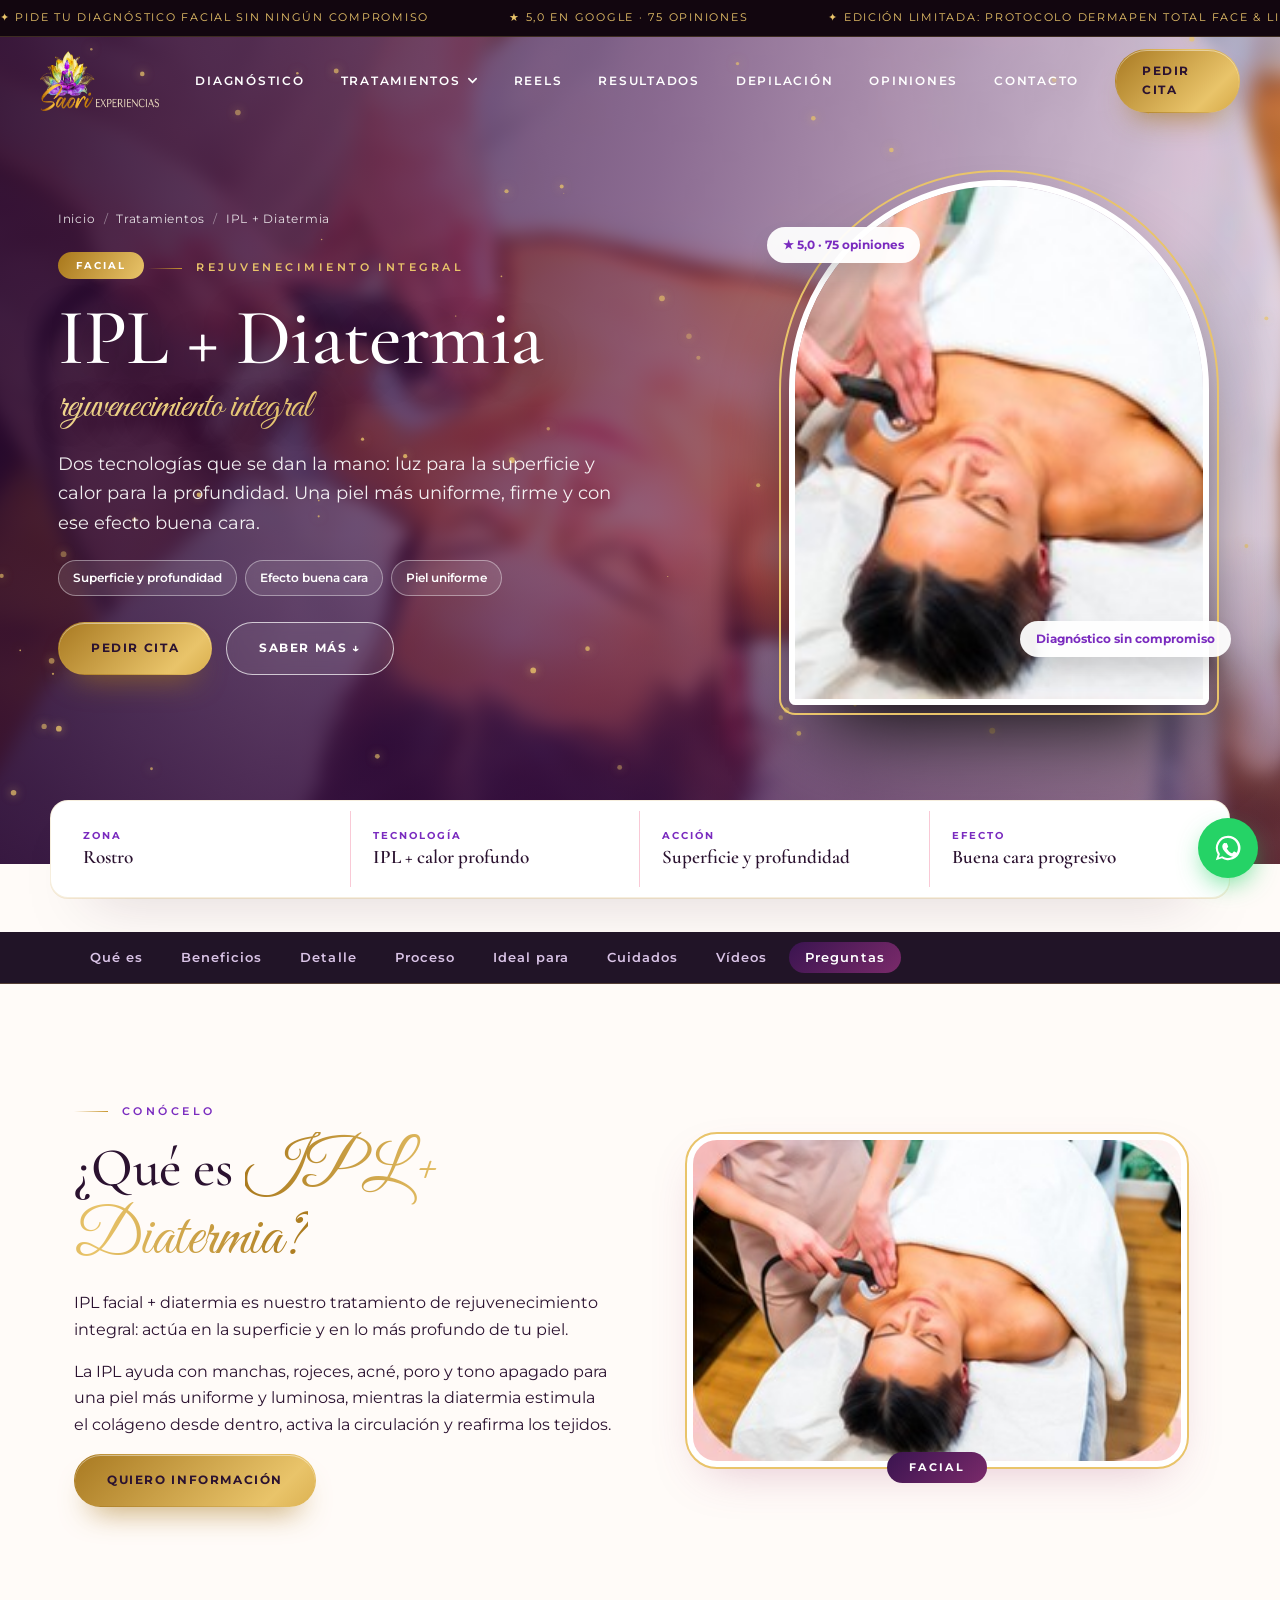
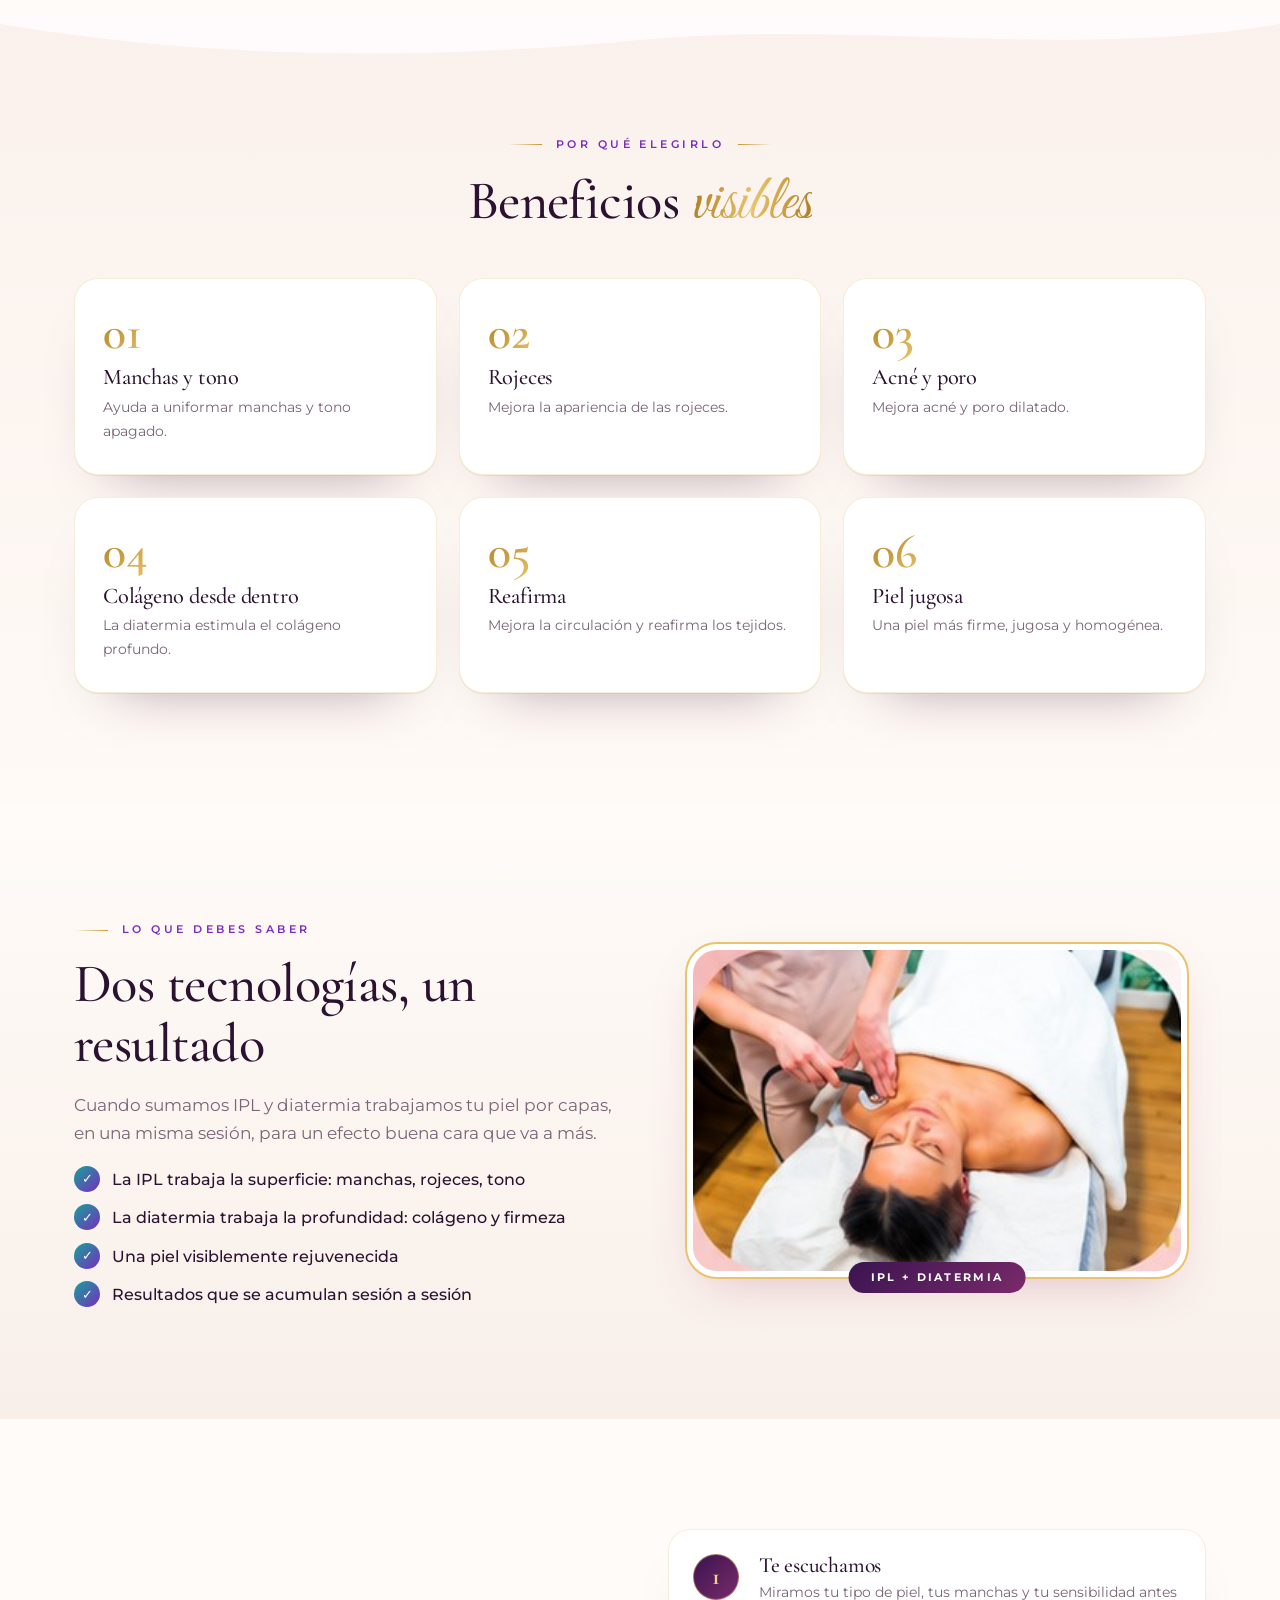
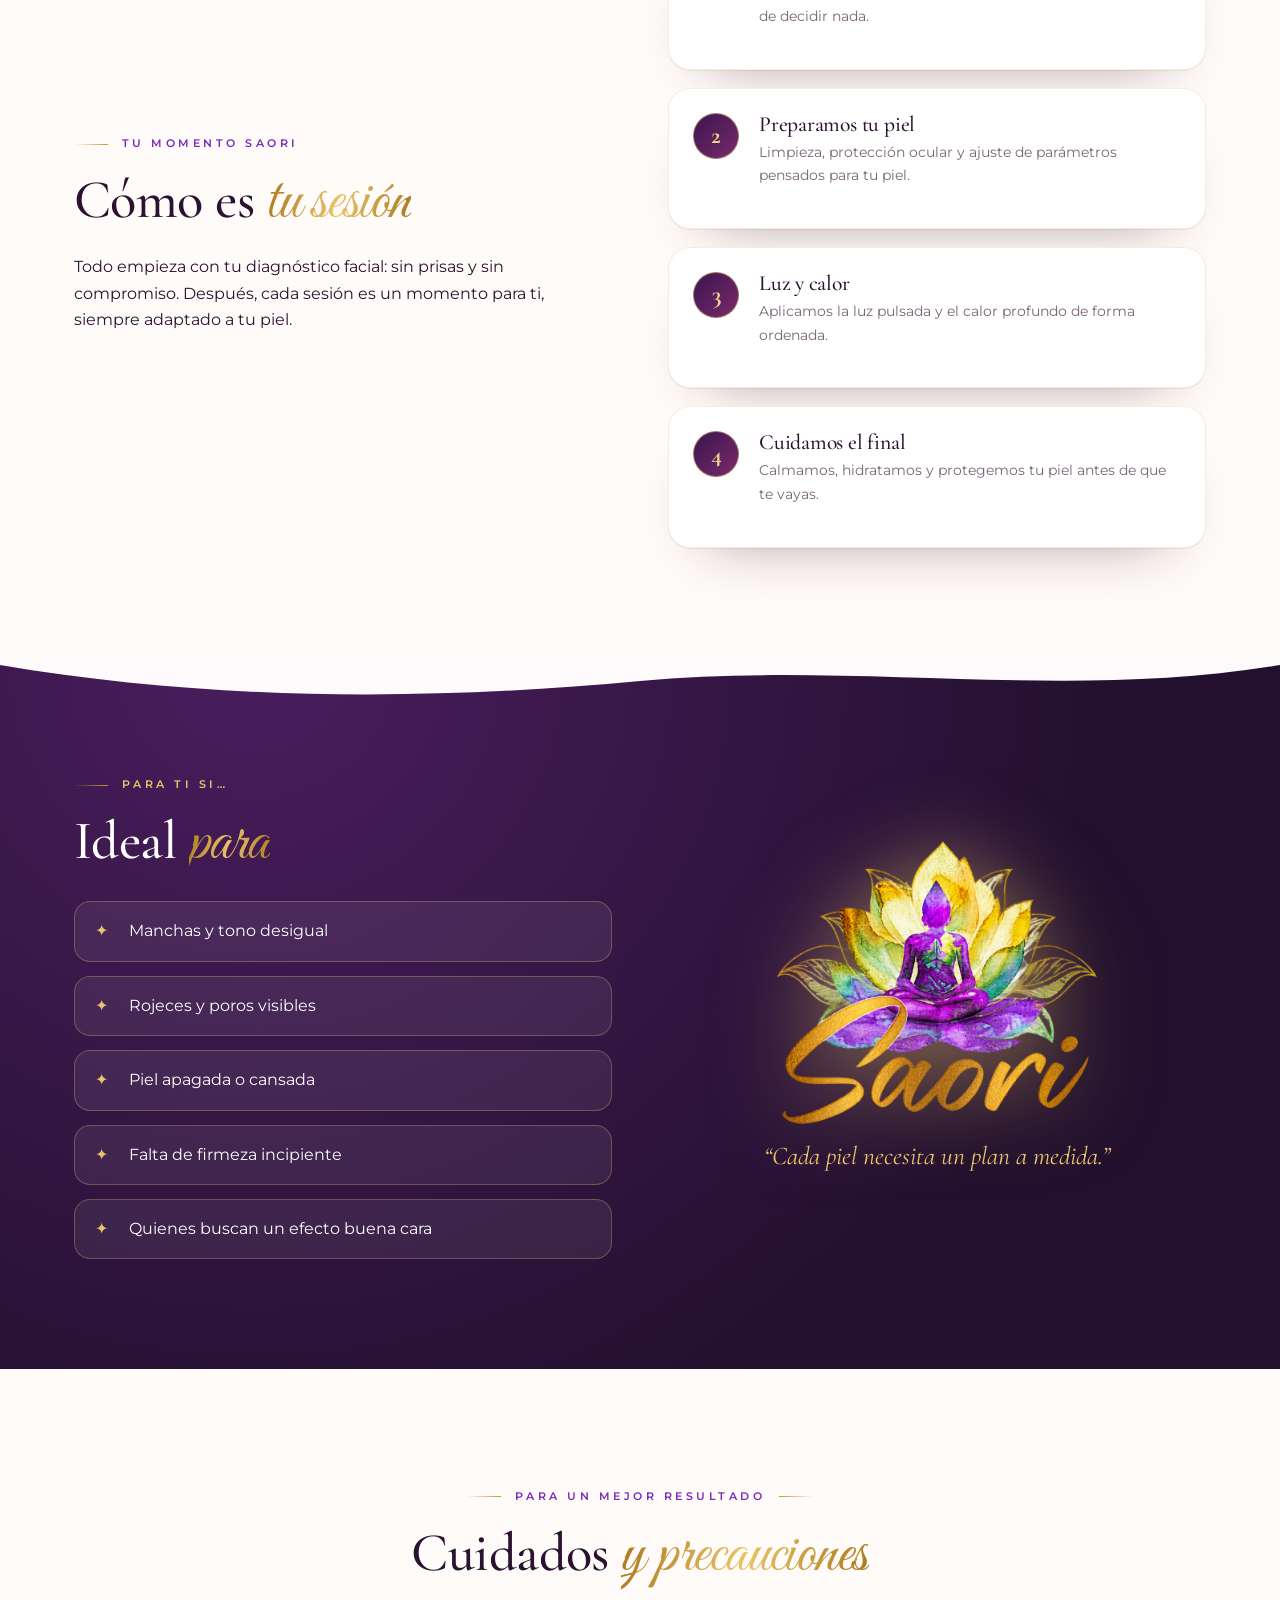
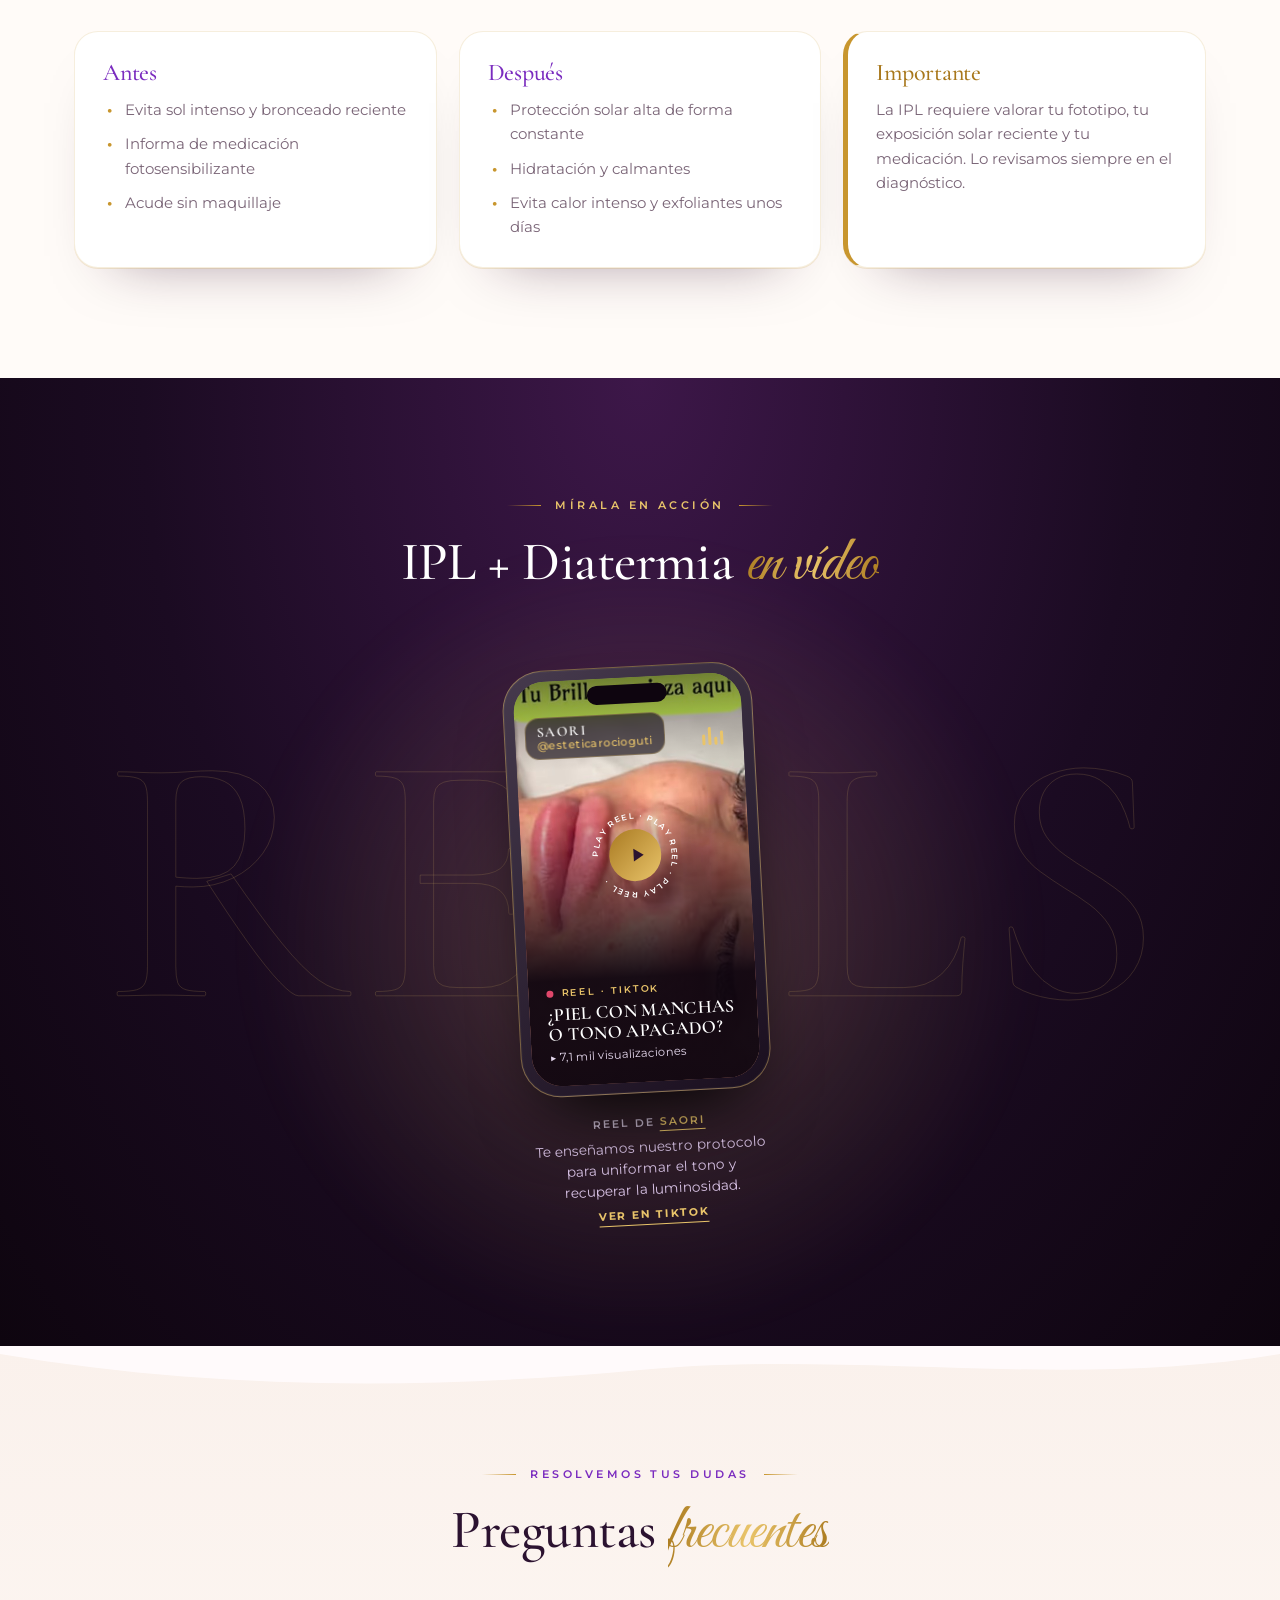
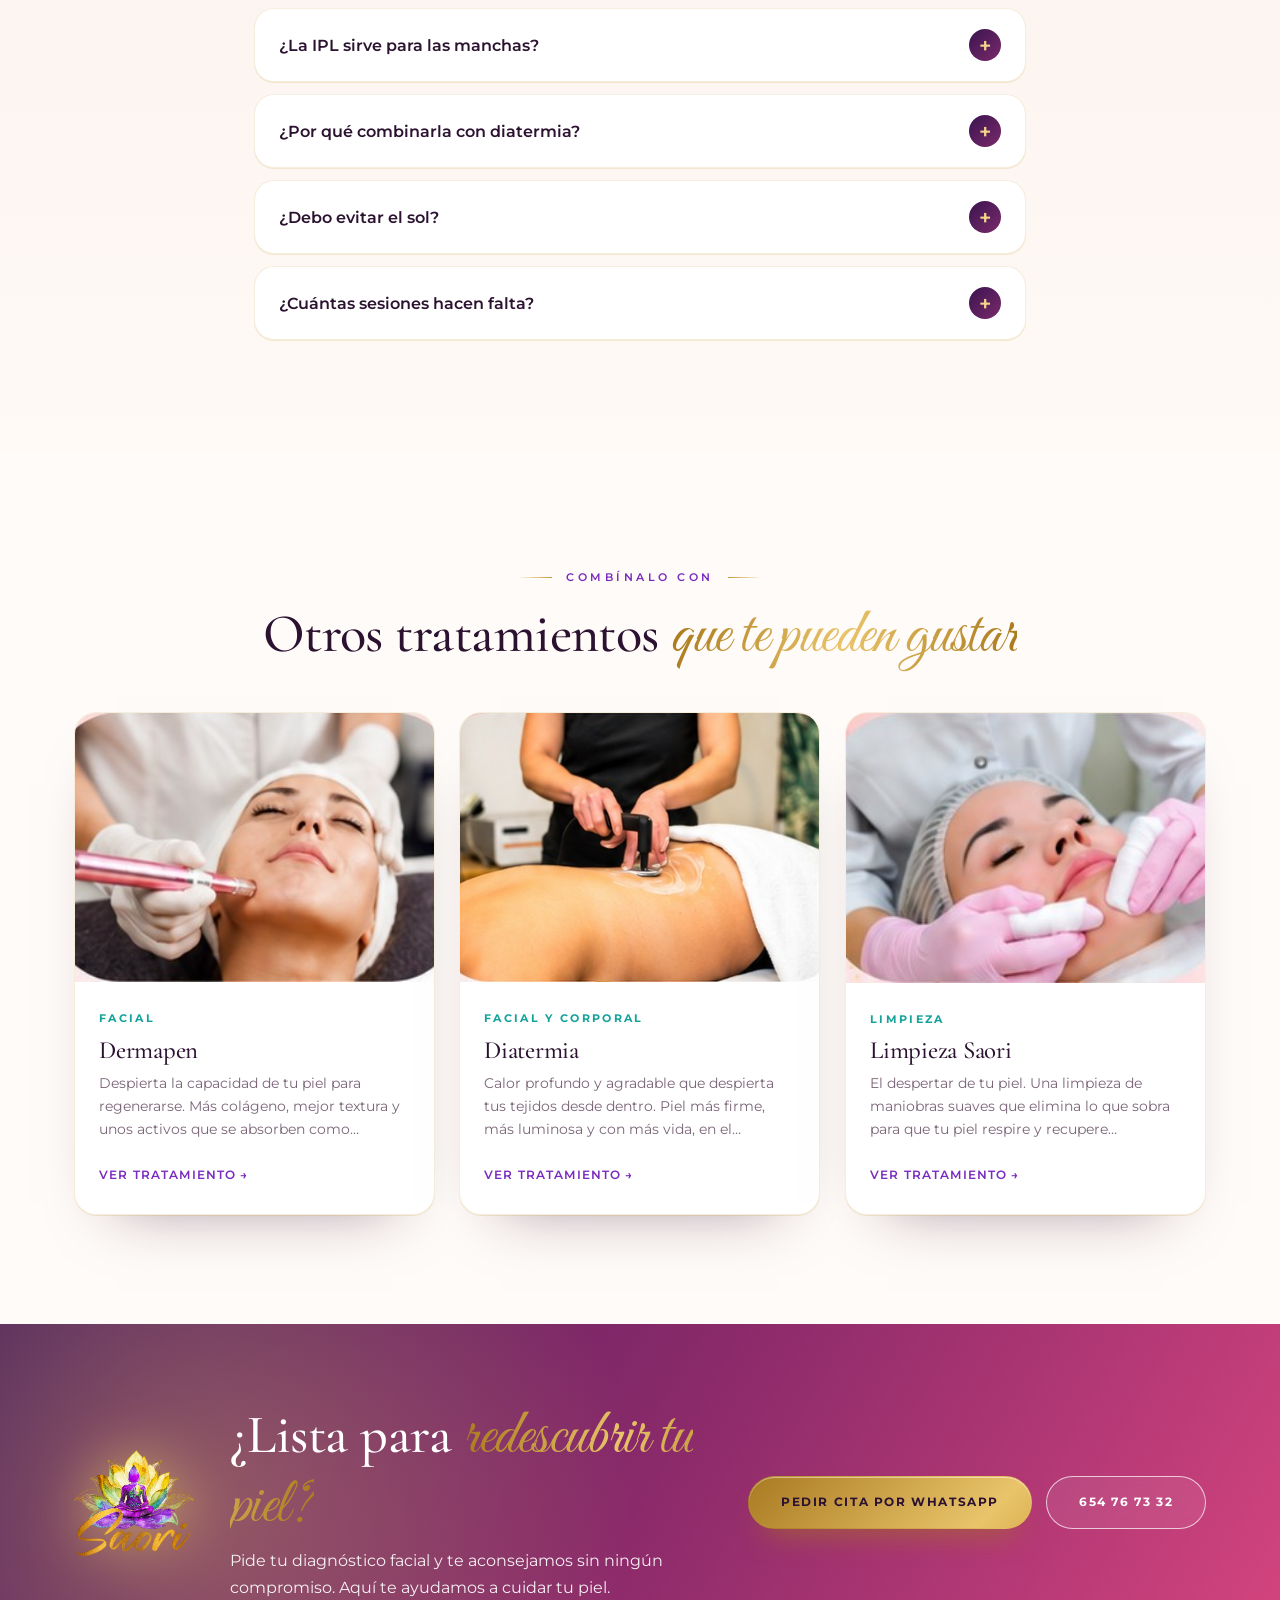
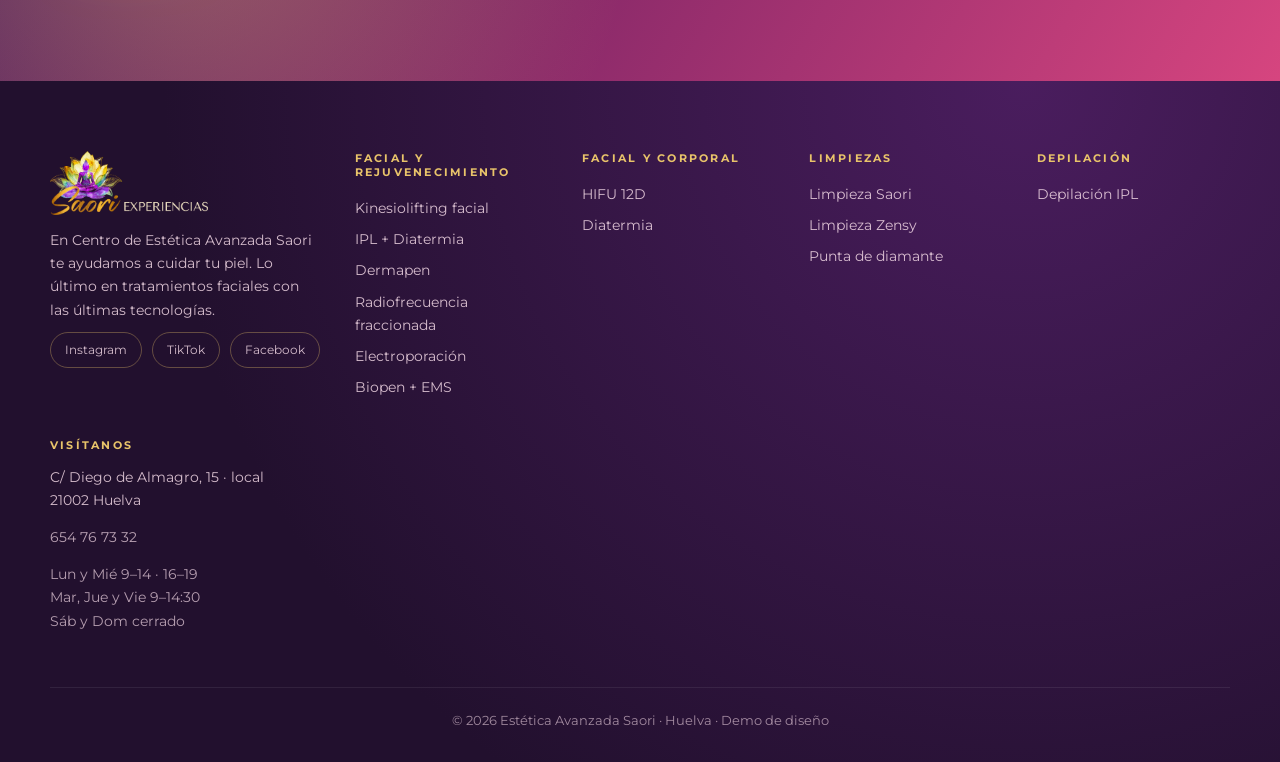
<file: ipl-diatermia.html>
<!doctype html>
<html lang="es">
<head>
<meta charset="utf-8">
<meta name="viewport" content="width=device-width, initial-scale=1">
<title>IPL + Diatermia en Huelva · Estética Avanzada Saori</title>
<meta name="description" content="Dos tecnologías que se dan la mano: luz para la superficie y calor para la profundidad. Una piel más uniforme, firme y con ese efecto buena cara.">
<link rel="icon" href="assets/lotus-saori.png">
<meta name="theme-color" content="#1b0b22">
<link rel="canonical" href="https://sefiro888.github.io/saori-demo/ipl-diatermia.html">
<meta property="og:type" content="website">
<meta property="og:site_name" content="Estética Avanzada Saori · Huelva">
<meta property="og:locale" content="es_ES">
<meta property="og:title" content="IPL + Diatermia en Huelva · Estética Avanzada Saori">
<meta property="og:description" content="Dos tecnologías que se dan la mano: luz para la superficie y calor para la profundidad. Una piel más uniforme, firme y con ese efecto buena cara.">
<meta property="og:url" content="https://sefiro888.github.io/saori-demo/ipl-diatermia.html">
<meta property="og:image" content="https://sefiro888.github.io/saori-demo/assets/og-saori.jpg">
<meta property="og:image:width" content="1200">
<meta property="og:image:height" content="630">
<meta property="og:image:alt" content="Logo de Estética Avanzada Saori, Huelva">
<meta name="twitter:card" content="summary_large_image">
<meta name="twitter:title" content="IPL + Diatermia en Huelva · Estética Avanzada Saori">
<meta name="twitter:description" content="Dos tecnologías que se dan la mano: luz para la superficie y calor para la profundidad. Una piel más uniforme, firme y con ese efecto buena cara.">
<meta name="twitter:image" content="https://sefiro888.github.io/saori-demo/assets/og-saori.jpg">
<link rel="apple-touch-icon" href="assets/lotus-saori.png">

<link rel="preconnect" href="https://fonts.googleapis.com">
<link rel="preconnect" href="https://fonts.gstatic.com" crossorigin>
<link href="https://fonts.googleapis.com/css2?family=Cormorant+Garamond:ital,wght@0,500;0,600;0,700;1,500&family=Great+Vibes&family=Montserrat:wght@400;500;600;700&display=swap" rel="stylesheet">
<link rel="stylesheet" href="styles.css?v=1792570995">
<link rel="stylesheet" href="site.css?v=1792570995">
<link rel="stylesheet" href="extra.css?v=1792570995">
<link rel="stylesheet" href="premium.css?v=1792570995">
<link rel="stylesheet" href="viewer.css?v=1792570995">
<link rel="stylesheet" href="reelstyle.css?v=1792570995">
</head>
<body class="page-service">
<div class="progress" id="progress"></div>
<div class="site-top is-dark" id="siteTop">
  <div class="topbar" aria-label="Información destacada"><div class="ticker"><div class="ticker-track"><span>✦ Pide tu diagnóstico facial sin ningún compromiso</span><span>★ 5,0 en Google · 75 opiniones</span><span>✦ Edición limitada: Protocolo Dermapen Total Face &amp; Lips</span><span>✦ Depilación IPL desde 10 €</span><span>✦ C/ Diego de Almagro 15, local · Huelva</span><span>✦ HIFU 12D · Diatermia · Radiofrecuencia fraccionada</span><span>☎ 654 76 73 32</span><span>✦ Pide tu diagnóstico facial sin ningún compromiso</span><span>★ 5,0 en Google · 75 opiniones</span><span>✦ Edición limitada: Protocolo Dermapen Total Face &amp; Lips</span><span>✦ Depilación IPL desde 10 €</span><span>✦ C/ Diego de Almagro 15, local · Huelva</span><span>✦ HIFU 12D · Diatermia · Radiofrecuencia fraccionada</span><span>☎ 654 76 73 32</span></div></div></div>
  <header class="hdr" id="hdr"><div class="hdr-in">
    <a href="index.html" class="brand" aria-label="Inicio"><img class="lg-light" src="assets/logo.png" alt="Saori Experiencias"><img class="lg-dark" src="assets/logo-light.png" alt=""></a>
    <nav class="dnav" aria-label="Principal">
      <a href="index.html#diagnostico">Diagnóstico</a>
      <div class="has-mega" id="hasMega">
        <button class="mega-btn" aria-expanded="false" aria-haspopup="true">Tratamientos <svg width="11" height="11" viewBox="0 0 12 12"><path d="M2 4l4 4 4-4" fill="none" stroke="currentColor" stroke-width="1.8" stroke-linecap="round"/></svg></button>
        <div class="mega" role="menu"><div class="mega-in">
      <div class="mcols"><div class="mcol"><h4>Facial y rejuvenecimiento</h4><a class="mlink" style="--d:1" href="kinesiolifting-facial.html"><img src="assets/kinesio.jpg" alt="" loading="lazy"><span><b>Kinesiolifting facial</b><small>lifting manual</small></span></a><a class="mlink" style="--d:2" href="ipl-diatermia.html"><img src="assets/ipl.jpg" alt="" loading="lazy"><span><b>IPL + Diatermia</b><small>rejuvenecimiento integral</small></span></a><a class="mlink" style="--d:3" href="dermapen.html"><img src="assets/dermapen.jpg" alt="" loading="lazy"><span><b>Dermapen</b><small>microneedling</small></span></a><a class="mlink" style="--d:4" href="radiofrecuencia-fraccionada.html"><img src="assets/radiofrecuencia.jpg" alt="" loading="lazy"><span><b>Radiofrecuencia fraccionada</b><small>marcas y cicatrices</small></span></a><a class="mlink" style="--d:5" href="electroporacion.html"><img src="assets/electroporacion.jpg" alt="" loading="lazy"><span><b>Electroporación</b><small>sin agujas</small></span></a><a class="mlink" style="--d:6" href="biopen-ems.html"><img src="assets/biopen.jpg" alt="" loading="lazy"><span><b>Biopen + EMS</b><small>reafirmante</small></span></a></div><div class="mcol"><h4>Facial y corporal</h4><a class="mlink" style="--d:7" href="hifu-12d.html"><img src="assets/hifu.jpg" alt="" loading="lazy"><span><b>HIFU 12D</b><small>Facial y corporal</small></span></a><a class="mlink" style="--d:8" href="diatermia.html"><img src="assets/diatermia.jpg" alt="" loading="lazy"><span><b>Diatermia</b><small>Facial y corporal</small></span></a></div><div class="mcol"><h4>Limpiezas</h4><a class="mlink" style="--d:9" href="limpieza-saori.html"><img src="assets/limpieza-saori.jpg" alt="" loading="lazy"><span><b>Limpieza Saori</b><small>el despertar de la piel</small></span></a><a class="mlink" style="--d:10" href="limpieza-zensy.html"><img src="assets/limpieza-zensy.jpg" alt="" loading="lazy"><span><b>Limpieza Zensy</b><small>ultrasonidos</small></span></a><a class="mlink" style="--d:11" href="punta-de-diamante.html"><img src="assets/punta-diamante.jpg" alt="" loading="lazy"><span><b>Punta de diamante</b><small>piel nueva al instante</small></span></a></div><div class="mcol"><h4>Depilación</h4><a class="mlink" style="--d:12" href="depilacion-ipl.html"><img src="assets/depilacion.jpg" alt="" loading="lazy"><span><b>Depilación IPL</b><small>fotodepilación profesional</small></span></a></div></div>
      <a class="mfeat" href="https://wa.me/34654767332?text=Hola%2C%20quiero%20pedir%20mi%20diagn%C3%B3stico%20facial" target="_blank" rel="noopener">
        <img src="assets/emblema.jpg" alt="">
        <div><em>Todo empieza aquí</em><b>Diagnóstico facial</b><span>Sin ningún compromiso. Te aconsejamos el plan exacto para tu piel.</span><i>Reservar ahora →</i></div>
      </a></div></div>
      </div>
      <a href="index.html#reels">Reels</a>
      <a href="index.html#resultados">Resultados</a>
      <a href="depilacion-ipl.html">Depilación</a>
      <a href="index.html#opiniones">Opiniones</a>
      <a href="index.html#visitanos">Contacto</a>
    </nav>
    <a class="btn btn-gold hdr-cta" href="https://wa.me/34654767332?text=Hola%2C%20quiero%20pedir%20mi%20diagn%C3%B3stico%20facial" target="_blank" rel="noopener"><span>Pedir cita</span></a>
    <button class="burger" id="burger" aria-label="Abrir menú" aria-expanded="false"><span></span><span></span><span></span></button>
  </div></header>
</div>
<div class="mnav" id="mnav" aria-hidden="true">
  <div class="mnav-in">
    <a href="index.html#diagnostico" style="--i:1">Diagnóstico</a>
    <button class="m-acc" id="mAcc" style="--i:2" aria-expanded="false">Tratamientos <i>+</i></button>
    <div class="m-panel" id="mPanel"><div><p class="m-sub">Facial y rejuvenecimiento</p><a href="kinesiolifting-facial.html">Kinesiolifting facial</a><a href="ipl-diatermia.html">IPL + Diatermia</a><a href="dermapen.html">Dermapen</a><a href="radiofrecuencia-fraccionada.html">Radiofrecuencia fraccionada</a><a href="electroporacion.html">Electroporación</a><a href="biopen-ems.html">Biopen + EMS</a><p class="m-sub">Facial y corporal</p><a href="hifu-12d.html">HIFU 12D</a><a href="diatermia.html">Diatermia</a><p class="m-sub">Limpiezas</p><a href="limpieza-saori.html">Limpieza Saori</a><a href="limpieza-zensy.html">Limpieza Zensy</a><a href="punta-de-diamante.html">Punta de diamante</a><p class="m-sub">Depilación</p><a href="depilacion-ipl.html">Depilación IPL</a></div></div>
    <a href="index.html#reels" style="--i:3">Reels</a>
    <a href="index.html#resultados" style="--i:3">Resultados</a>
    <a href="depilacion-ipl.html" style="--i:4">Depilación</a>
    <a href="index.html#opiniones" style="--i:5">Opiniones</a>
    <a href="index.html#visitanos" style="--i:6">Contacto</a>
    <a class="btn btn-gold m-cta" href="https://wa.me/34654767332?text=Hola%2C%20quiero%20pedir%20mi%20diagn%C3%B3stico%20facial" target="_blank" rel="noopener" style="--i:7">Pedir mi diagnóstico</a>
    <p class="m-contact" style="--i:8">☎ 654 76 73 32 · C/ Diego de Almagro 15, Huelva</p>
  </div>
</div>
<main>
<section class="shero">
  <div class="shero-bg" style="background-image:url(assets/ipl.jpg)"></div>
  <div class="shero-ov"></div>
  <canvas id="sparkles" aria-hidden="true"></canvas>
  <div class="shero-in">
    <div class="shero-text">
      <nav class="crumbs" aria-label="Migas"><a href="index.html">Inicio</a><i>/</i><a href="index.html#tratamientos">Tratamientos</a><i>/</i><span>IPL + Diatermia</span></nav>
      <span class="pill">Facial</span>
      <p class="eyebrow gold">Rejuvenecimiento integral</p>
      <h1>IPL + Diatermia<span class="script">rejuvenecimiento integral</span></h1>
      <p class="lead">Dos tecnologías que se dan la mano: luz para la superficie y calor para la profundidad. Una piel más uniforme, firme y con ese efecto buena cara.</p>
      <div class="schips"><span>Superficie y profundidad</span><span>Efecto buena cara</span><span>Piel uniforme</span></div>
      <div class="hero-actions"><a class="btn btn-gold" href="https://wa.me/34654767332?text=Hola%2C%20me%20interesa%20IPL%20%2B%20Diatermia.%20%C2%BFMe%20pod%C3%A9is%20dar%20informaci%C3%B3n%20y%20cita%3F" target="_blank" rel="noopener">Pedir cita</a><a class="btn btn-light" href="#que-es">Saber más ↓</a></div>
    </div>
    <div class="shero-photo"><div class="arch"><img src="assets/ipl.jpg" alt="IPL + Diatermia"></div>
      <span class="float f1">★ 5,0 · 75 opiniones</span><span class="float f2">Diagnóstico sin compromiso</span></div>
  </div>
</section>
<div class="factbar"><div class="wrap facts"><div class="fact"><small>Zona</small><b>Rostro</b></div><div class="fact"><small>Tecnología</small><b>IPL + calor profundo</b></div><div class="fact"><small>Acción</small><b>Superficie y profundidad</b></div><div class="fact"><small>Efecto</small><b>Buena cara progresivo</b></div></div></div>
<nav class="subnav" id="subnav" aria-label="En esta página"><div class="wrap">
  <a href="#que-es">Qué es</a><a href="#beneficios">Beneficios</a><a href="#especial">Detalle</a><a href="#proceso">Proceso</a><a href="#ideal">Ideal para</a><a href="#cuidados">Cuidados</a><a href="#reels">Vídeos</a><a href="#faq">Preguntas</a>
</div></nav>

<section class="sec" id="que-es"><div class="wrap two">
  <div class="reveal"><p class="eyebrow">Conócelo</p><h2>¿Qué es <span class="script">IPL + Diatermia?</span></h2><p>IPL facial + diatermia es nuestro tratamiento de rejuvenecimiento integral: actúa en la superficie y en lo más profundo de tu piel.</p><p>La IPL ayuda con manchas, rojeces, acné, poro y tono apagado para una piel más uniforme y luminosa, mientras la diatermia estimula el colágeno desde dentro, activa la circulación y reafirma los tejidos.</p>
    <a class="btn btn-gold" href="https://wa.me/34654767332?text=Hola%2C%20me%20interesa%20IPL%20%2B%20Diatermia.%20%C2%BFMe%20pod%C3%A9is%20dar%20informaci%C3%B3n%20y%20cita%3F" target="_blank" rel="noopener">Quiero información</a></div>
  <div class="reveal photo-card tall"><img src="assets/ipl.jpg" alt="IPL + Diatermia"><span class="photo-tag">Facial</span></div>
</div></section>

<section class="sec tint" id="beneficios"><div class="wrap">
  <div class="head reveal"><p class="eyebrow">Por qué elegirlo</p><h2>Beneficios <span class="script">visibles</span></h2></div>
  <div class="bens"><div class="ben reveal"><span class="ben-n">01</span><h3>Manchas y tono</h3><p>Ayuda a uniformar manchas y tono apagado.</p></div><div class="ben reveal"><span class="ben-n">02</span><h3>Rojeces</h3><p>Mejora la apariencia de las rojeces.</p></div><div class="ben reveal"><span class="ben-n">03</span><h3>Acné y poro</h3><p>Mejora acné y poro dilatado.</p></div><div class="ben reveal"><span class="ben-n">04</span><h3>Colágeno desde dentro</h3><p>La diatermia estimula el colágeno profundo.</p></div><div class="ben reveal"><span class="ben-n">05</span><h3>Reafirma</h3><p>Mejora la circulación y reafirma los tejidos.</p></div><div class="ben reveal"><span class="ben-n">06</span><h3>Piel jugosa</h3><p>Una piel más firme, jugosa y homogénea.</p></div></div>
</div></section>

<section class="sec alt" id="especial"><div class="wrap two">
      <div class="reveal"><p class="eyebrow">Lo que debes saber</p><h2>Dos tecnologías, un resultado</h2><p class="lead2">Cuando sumamos IPL y diatermia trabajamos tu piel por capas, en una misma sesión, para un efecto buena cara que va a más.</p><ul class="checks"><li>La IPL trabaja la superficie: manchas, rojeces, tono</li><li>La diatermia trabaja la profundidad: colágeno y firmeza</li><li>Una piel visiblemente rejuvenecida</li><li>Resultados que se acumulan sesión a sesión</li></ul></div>
      <div class="reveal photo-card"><img src="assets/ipl.jpg" alt="IPL + Diatermia"><span class="photo-tag">IPL + Diatermia</span></div>
    </div></section>

<section class="sec" id="proceso"><div class="wrap two">
  <div class="reveal"><p class="eyebrow">Tu momento Saori</p><h2>Cómo es <span class="script">tu sesión</span></h2>
    <p>Todo empieza con tu diagnóstico facial: sin prisas y sin compromiso. Después, cada sesión es un momento para ti, siempre adaptado a tu piel.</p></div>
  <ol class="steps"><li class="reveal"><span>1</span><div><h3>Te escuchamos</h3><p>Miramos tu tipo de piel, tus manchas y tu sensibilidad antes de decidir nada.</p></div></li><li class="reveal"><span>2</span><div><h3>Preparamos tu piel</h3><p>Limpieza, protección ocular y ajuste de parámetros pensados para tu piel.</p></div></li><li class="reveal"><span>3</span><div><h3>Luz y calor</h3><p>Aplicamos la luz pulsada y el calor profundo de forma ordenada.</p></div></li><li class="reveal"><span>4</span><div><h3>Cuidamos el final</h3><p>Calmamos, hidratamos y protegemos tu piel antes de que te vayas.</p></div></li></ol>
</div></section>

<section class="sec dark" id="ideal"><div class="wrap two">
  <div class="reveal"><p class="eyebrow gold">Para ti si…</p><h2>Ideal <span class="script">para</span></h2><ul class="ideal"><li>Manchas y tono desigual</li><li>Rojeces y poros visibles</li><li>Piel apagada o cansada</li><li>Falta de firmeza incipiente</li><li>Quienes buscan un efecto buena cara</li></ul></div>
  <div class="reveal ideal-img"><img src="assets/lotus-saori.png" alt=""><p>“Cada piel necesita un plan a medida.”</p></div>
</div></section>

<section class="sec" id="cuidados"><div class="wrap">
  <div class="head reveal"><p class="eyebrow">Para un mejor resultado</p><h2>Cuidados <span class="script">y precauciones</span></h2></div>
  <div class="care3">
    <div class="care reveal"><h3>Antes</h3><ul><li>Evita sol intenso y bronceado reciente</li><li>Informa de medicación fotosensibilizante</li><li>Acude sin maquillaje</li></ul></div>
    <div class="care reveal"><h3>Después</h3><ul><li>Protección solar alta de forma constante</li><li>Hidratación y calmantes</li><li>Evita calor intenso y exfoliantes unos días</li></ul></div>
    <div class="care warn reveal"><h3>Importante</h3><p>La IPL requiere valorar tu fototipo, tu exposición solar reciente y tu medicación. Lo revisamos siempre en el diagnóstico.</p></div>
  </div>
</div></section>

<section class="sec reels-sec" id="reels"><span class="reel-bg-text" aria-hidden="true">REELS</span><div class="wrap">
  <div class="head reveal"><p class="eyebrow">Mírala en acción</p><h2>IPL + Diatermia <span class="script">en vídeo</span></h2></div>
  <div class="reels-grid reel-row n1"><figure class="reel tilt-l" data-net="tt" data-open="https://www.tiktok.com/embed/v2/7620003087901674774" data-link="https://www.tiktok.com/@esteticarocioguti/video/7620003087901674774" data-title="¿Piel con manchas o tono apagado?">
  <div class="phone">
    <span class="phone-notch" aria-hidden="true"></span>
    <span class="reel-credit"><b>Saori</b><i>@esteticarocioguti</i></span>
    <button type="button" class="reel-play" aria-label="Reproducir el reel: ¿Piel con manchas o tono apagado?">
      <img src="assets/reels/tt-manchas.jpg" alt="" loading="lazy">
      <span class="reel-ring" aria-hidden="true"><svg viewBox="0 0 120 120"><defs><path id="rcttmanchas" d="M60,60 m-46,0 a46,46 0 1,1 92,0 a46,46 0 1,1 -92,0"/></defs><text><textPath href="#rcttmanchas">PLAY REEL · PLAY REEL · PLAY REEL · </textPath></text></svg><i><svg viewBox="0 0 24 24" fill="currentColor"><path d="M8 5v14l11-7z"/></svg></i></span>
      <span class="reel-eq" aria-hidden="true"><b></b><b></b><b></b><b></b></span>
      <span class="reel-meta"><em><i class="rec"></i> Reel · TikTok</em><strong>¿Piel con manchas o tono apagado?</strong><small>▶ 7,1 mil visualizaciones</small></span>
    </button>
  </div>
  <figcaption><strong class="reel-by">Reel de <a href="https://www.tiktok.com/@esteticarocioguti/video/7620003087901674774" target="_blank" rel="noopener">Saori</a></strong><span>Te enseñamos nuestro protocolo para uniformar el tono y recuperar la luminosidad.</span>
    <a class="link-arrow" href="https://www.tiktok.com/@esteticarocioguti/video/7620003087901674774" target="_blank" rel="noopener">Ver en TikTok</a></figcaption>
</figure></div></div></section>

<section class="sec tint" id="faq"><div class="wrap narrow">
  <div class="head reveal"><p class="eyebrow">Resolvemos tus dudas</p><h2>Preguntas <span class="script">frecuentes</span></h2></div>
  <div class="faqs"><div class="faq reveal"><button class="faq-q" aria-expanded="false"><span>¿La IPL sirve para las manchas?</span><i>+</i></button><div class="faq-a"><div><p>Ayuda a mejorar manchas, rojeces, acné, poro y tono apagado, aportando una piel más uniforme.</p></div></div></div><div class="faq reveal"><button class="faq-q" aria-expanded="false"><span>¿Por qué combinarla con diatermia?</span><i>+</i></button><div class="faq-a"><div><p>Porque trabaja en profundidad: estimula colágeno, mejora circulación y reafirma.</p></div></div></div><div class="faq reveal"><button class="faq-q" aria-expanded="false"><span>¿Debo evitar el sol?</span><i>+</i></button><div class="faq-a"><div><p>Sí, la protección solar es clave antes y después. Te daremos pautas concretas.</p></div></div></div><div class="faq reveal"><button class="faq-q" aria-expanded="false"><span>¿Cuántas sesiones hacen falta?</span><i>+</i></button><div class="faq-a"><div><p>Se define en el diagnóstico según tu piel y tu objetivo.</p></div></div></div></div>
</div></section>

<section class="sec"><div class="wrap">
  <div class="head reveal"><p class="eyebrow">Combínalo con</p><h2>Otros tratamientos <span class="script">que te pueden gustar</span></h2></div>
  <div class="grid"><a class="card tilt" href="dermapen.html"><img src="assets/dermapen.jpg" alt="Dermapen" loading="lazy"><div class="card-b"><span class="tag">Facial</span><h3>Dermapen</h3><p>Despierta la capacidad de tu piel para regenerarse. Más colágeno, mejor textura y unos activos que se absorben como…</p><span class="more">Ver tratamiento →</span></div></a><a class="card tilt" href="diatermia.html"><img src="assets/diatermia.jpg" alt="Diatermia" loading="lazy"><div class="card-b"><span class="tag">Facial y corporal</span><h3>Diatermia</h3><p>Calor profundo y agradable que despierta tus tejidos desde dentro. Piel más firme, más luminosa y con más vida, en el…</p><span class="more">Ver tratamiento →</span></div></a><a class="card tilt" href="limpieza-saori.html"><img src="assets/limpieza-saori.jpg" alt="Limpieza Saori" loading="lazy"><div class="card-b"><span class="tag">Limpieza</span><h3>Limpieza Saori</h3><p>El despertar de tu piel. Una limpieza de maniobras suaves que elimina lo que sobra para que tu piel respire y recupere…</p><span class="more">Ver tratamiento →</span></div></a></div>
</div></section>

<section class="cta"><div class="wrap cta-in reveal">
  <img src="assets/lotus-saori.png" alt="">
  <div><h2>¿Lista para <span class="script">redescubrir tu piel?</span></h2><p>Pide tu diagnóstico facial y te aconsejamos sin ningún compromiso. Aquí te ayudamos a cuidar tu piel.</p></div>
  <div class="hero-actions"><a class="btn btn-gold" href="https://wa.me/34654767332?text=Hola%2C%20me%20interesa%20IPL%20%2B%20Diatermia.%20%C2%BFMe%20pod%C3%A9is%20dar%20informaci%C3%B3n%20y%20cita%3F" target="_blank" rel="noopener">Pedir cita por WhatsApp</a><a class="btn btn-light" href="tel:+34654767332">654 76 73 32</a></div>
</div></section>
</main>
<footer class="footer">
  <div class="foot-in">
    <div class="foot-brand"><img src="assets/logo-light.png" alt="Saori Experiencias">
      <p>En Centro de Estética Avanzada Saori te ayudamos a cuidar tu piel. Lo último en tratamientos faciales con las últimas tecnologías.</p>
      <div class="foot-soc"><a href="https://www.instagram.com/esteticasaori/" target="_blank" rel="noopener">Instagram</a><a href="https://www.tiktok.com/@esteticarocioguti" target="_blank" rel="noopener">TikTok</a><a href="https://www.facebook.com/esteticasaorihuelva" target="_blank" rel="noopener">Facebook</a></div></div>
    <div><h4>Facial y rejuvenecimiento</h4><a href="kinesiolifting-facial.html">Kinesiolifting facial</a><a href="ipl-diatermia.html">IPL + Diatermia</a><a href="dermapen.html">Dermapen</a><a href="radiofrecuencia-fraccionada.html">Radiofrecuencia fraccionada</a><a href="electroporacion.html">Electroporación</a><a href="biopen-ems.html">Biopen + EMS</a></div><div><h4>Facial y corporal</h4><a href="hifu-12d.html">HIFU 12D</a><a href="diatermia.html">Diatermia</a></div><div><h4>Limpiezas</h4><a href="limpieza-saori.html">Limpieza Saori</a><a href="limpieza-zensy.html">Limpieza Zensy</a><a href="punta-de-diamante.html">Punta de diamante</a></div><div><h4>Depilación</h4><a href="depilacion-ipl.html">Depilación IPL</a></div>
    <div><h4>Visítanos</h4><p>C/ Diego de Almagro, 15 · local<br>21002 Huelva</p><p><a href="tel:+34654767332">654 76 73 32</a></p>
      <p class="foot-h">Lun y Mié 9–14 · 16–19<br>Mar, Jue y Vie 9–14:30<br>Sáb y Dom cerrado</p></div>
  </div>
  <small>© <span id="yr"></span> Estética Avanzada Saori · Huelva · Demo de diseño</small>
</footer>
<a class="wa-float" href="https://wa.me/34654767332?text=Hola%2C%20quiero%20pedir%20mi%20diagn%C3%B3stico%20facial" target="_blank" rel="noopener" aria-label="WhatsApp">
  <svg viewBox="0 0 32 32" width="30" height="30" fill="#fff"><path d="M16 3a13 13 0 0 0-11 19.8L3 29l6.4-2A13 13 0 1 0 16 3zm0 2.4a10.6 10.6 0 1 1-5.6 19.6l-.4-.2-3.8 1.2 1.2-3.7-.3-.4A10.6 10.6 0 0 1 16 5.4zm-3.7 5.2c-.3 0-.7.1-1 .5-.4.4-1.4 1.4-1.4 3.3s1.4 3.8 1.6 4.1c.2.3 2.8 4.4 6.9 6 3.4 1.3 4.1 1 4.8.9.8-.1 2.4-1 2.7-2 .3-.9.3-1.7.2-1.9-.1-.2-.4-.3-.8-.5l-2.5-1.2c-.3-.1-.6-.2-.8.2-.3.4-1 1.2-1.2 1.4-.2.2-.4.3-.8.1-.4-.2-1.6-.6-3-1.9-1.1-1-1.9-2.3-2.1-2.7-.2-.4 0-.6.2-.8l.6-.7c.2-.2.2-.4.4-.6.1-.2.1-.5 0-.7l-1.1-2.7c-.3-.7-.6-.6-.8-.6z"/></svg>
</a>
<script src="app.js?v=1792570995"></script>
<script src="premium.js?v=1792570995"></script>
<script src="viewer.js?v=1792570995"></script>
</body></html>
</file>
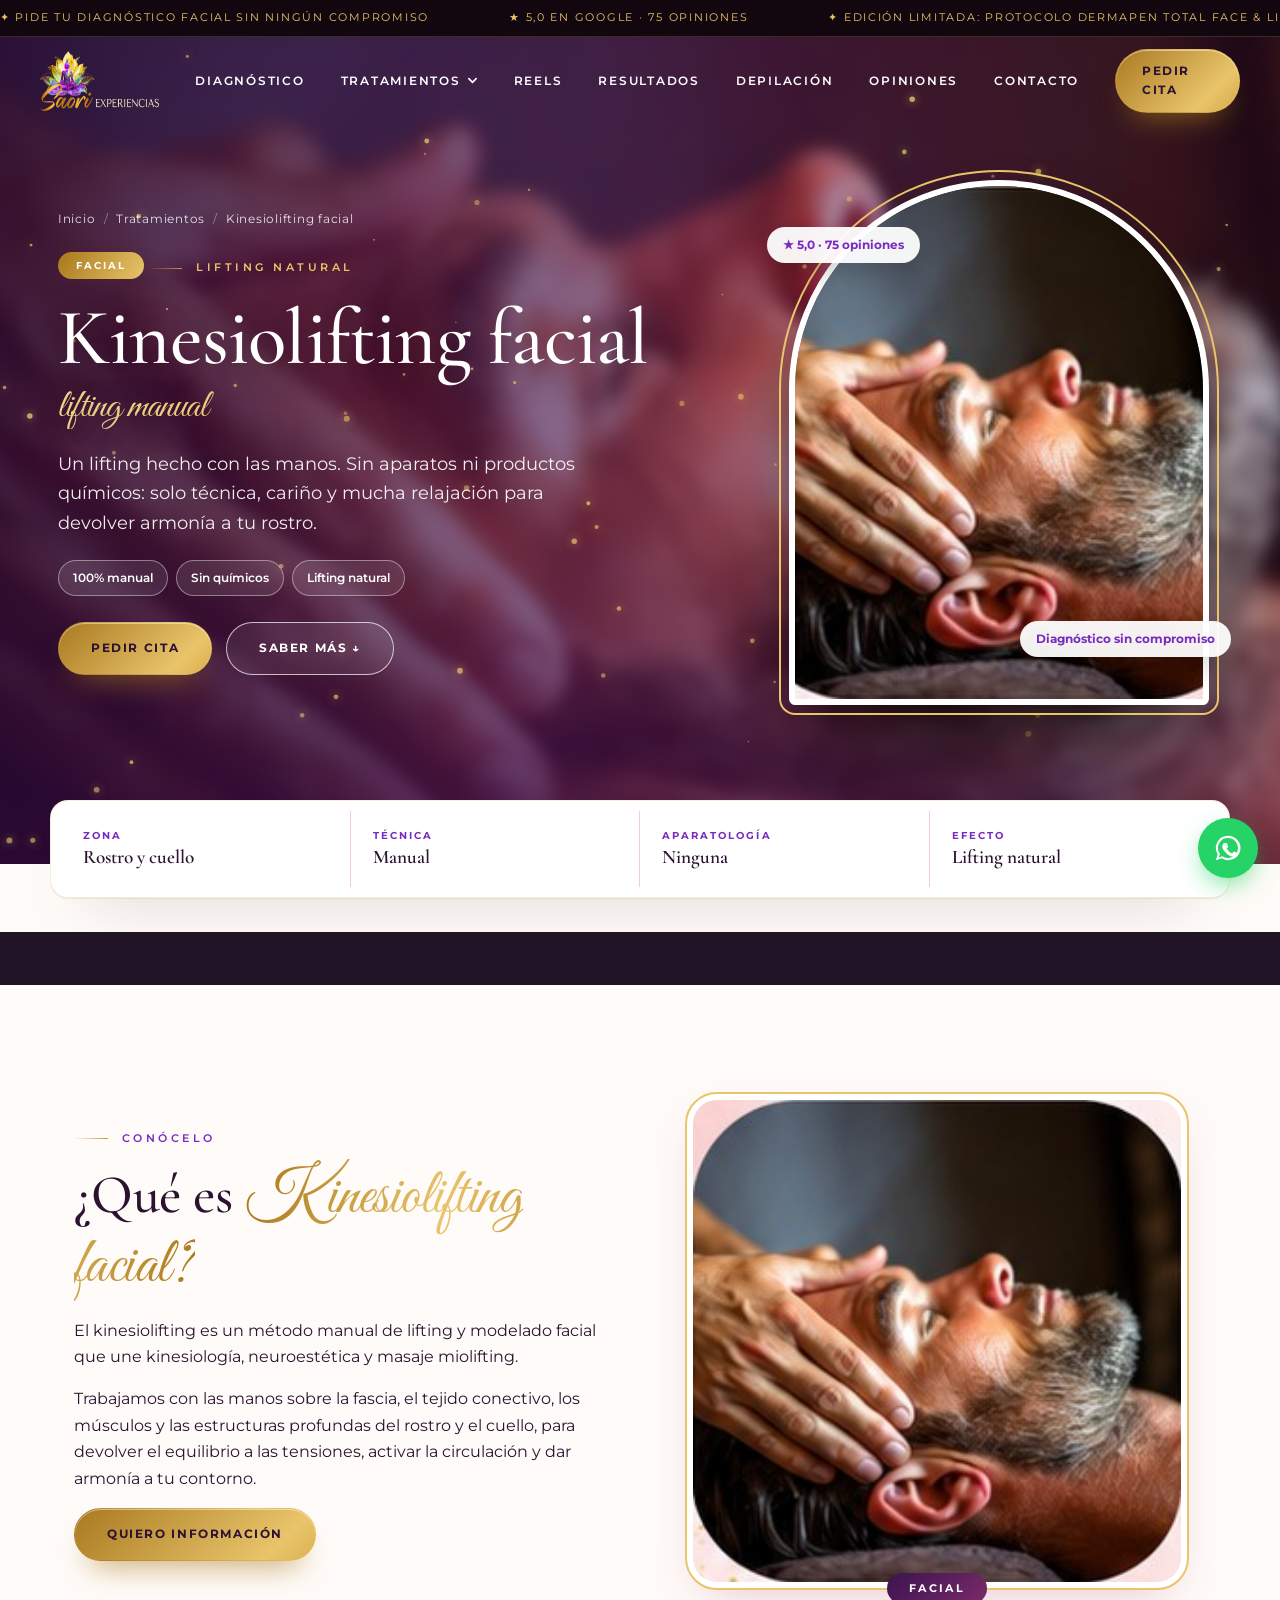
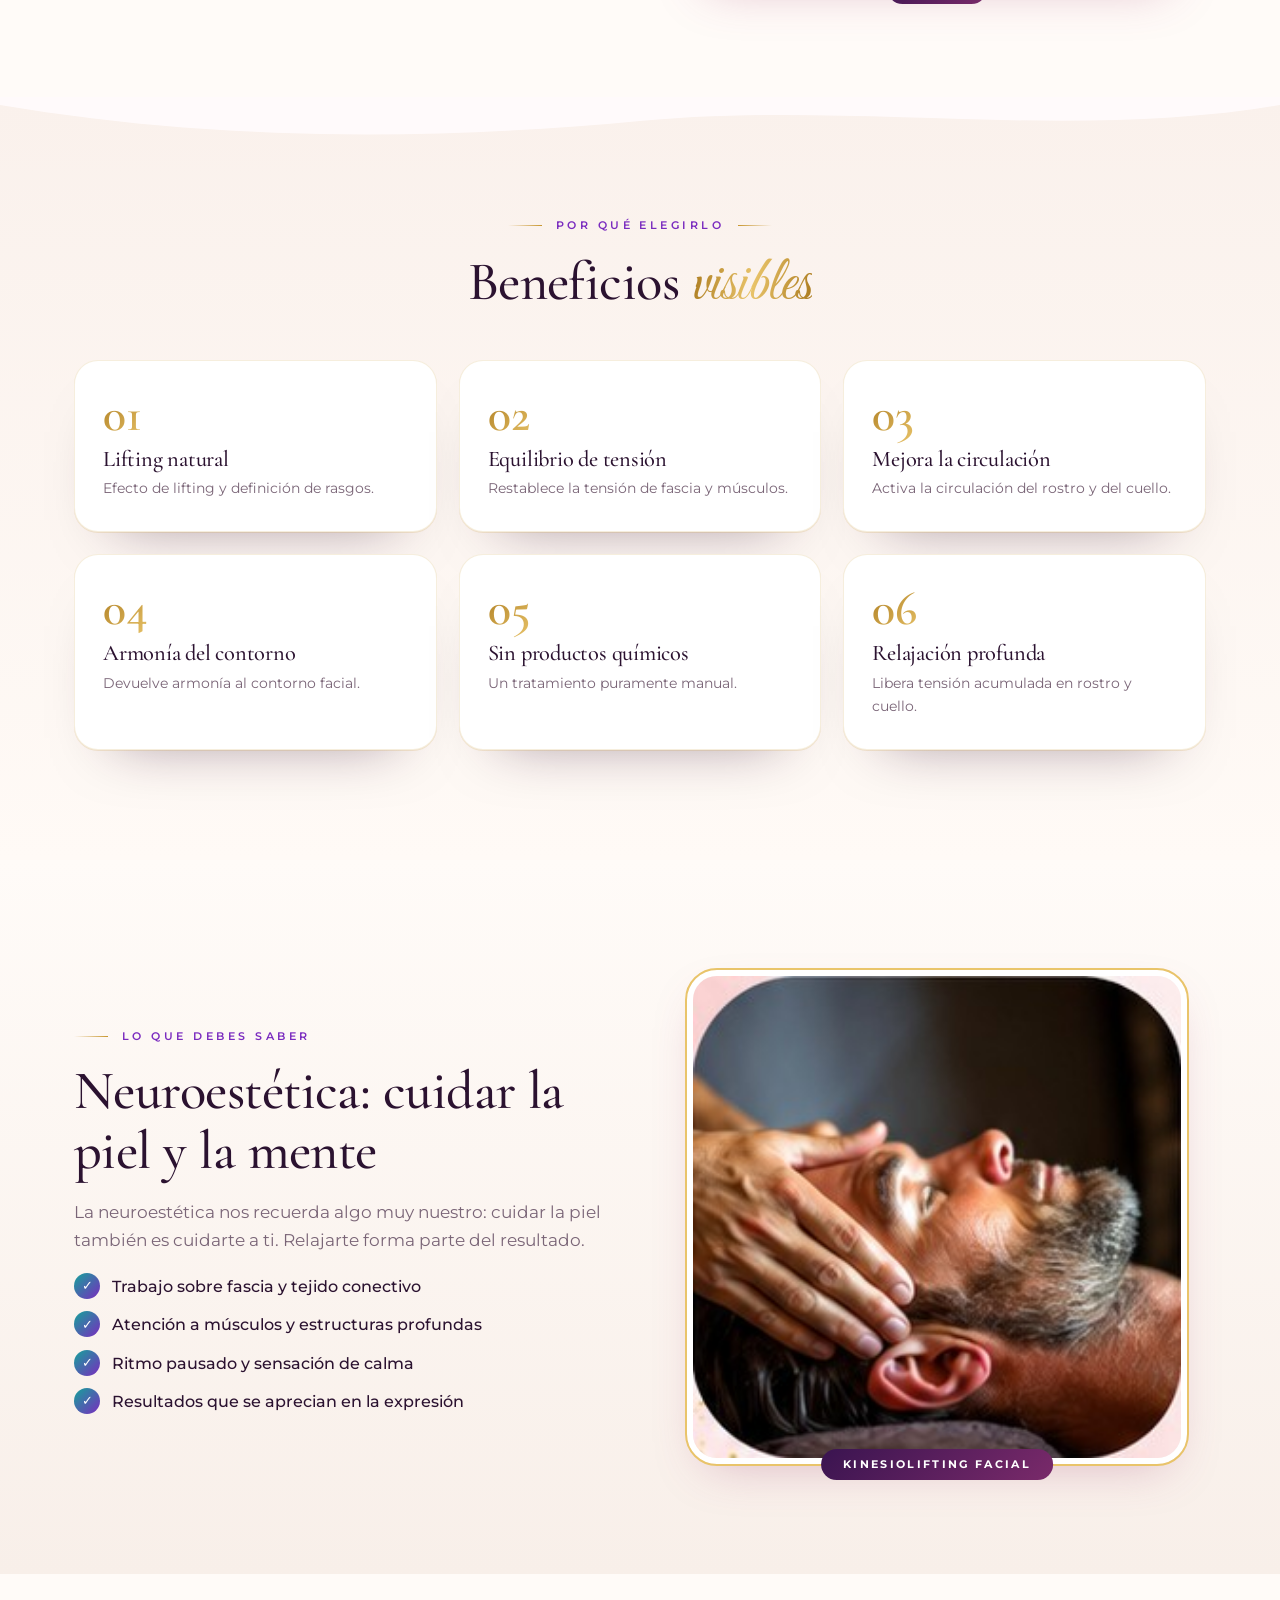
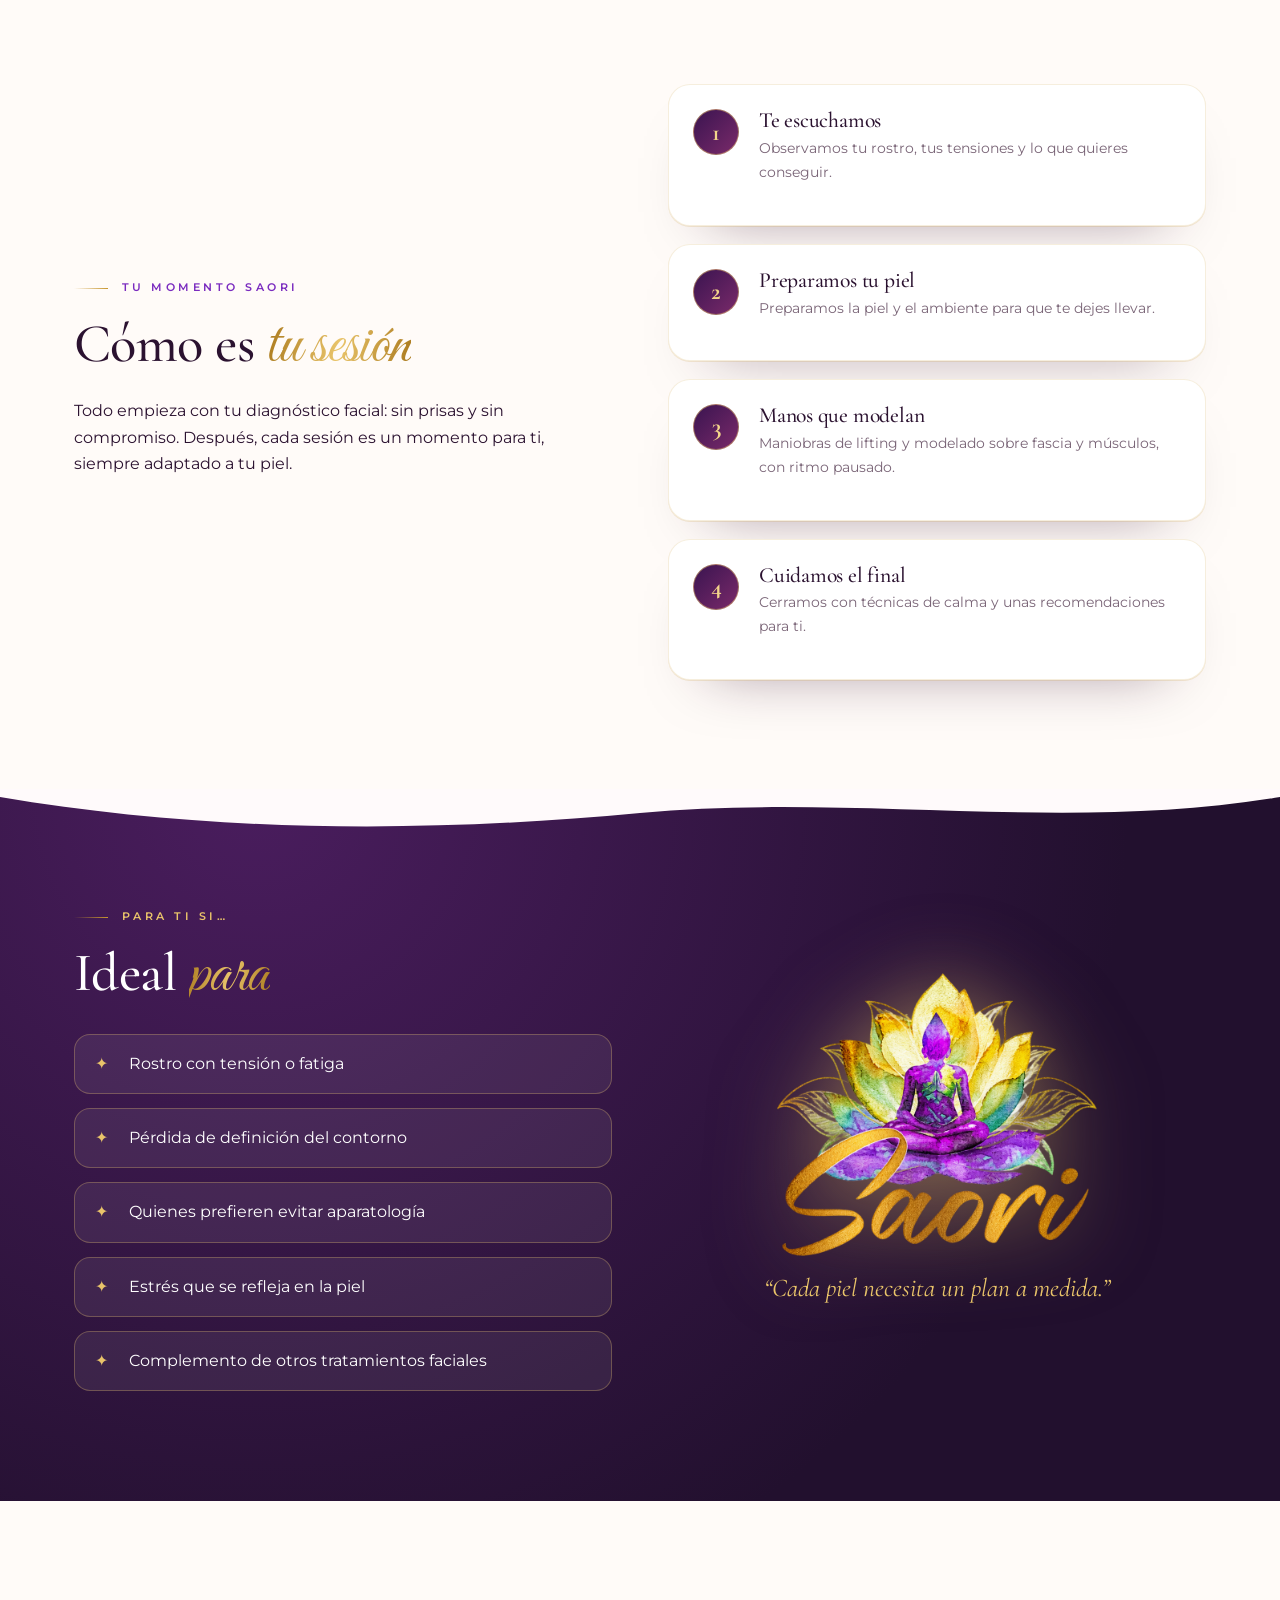
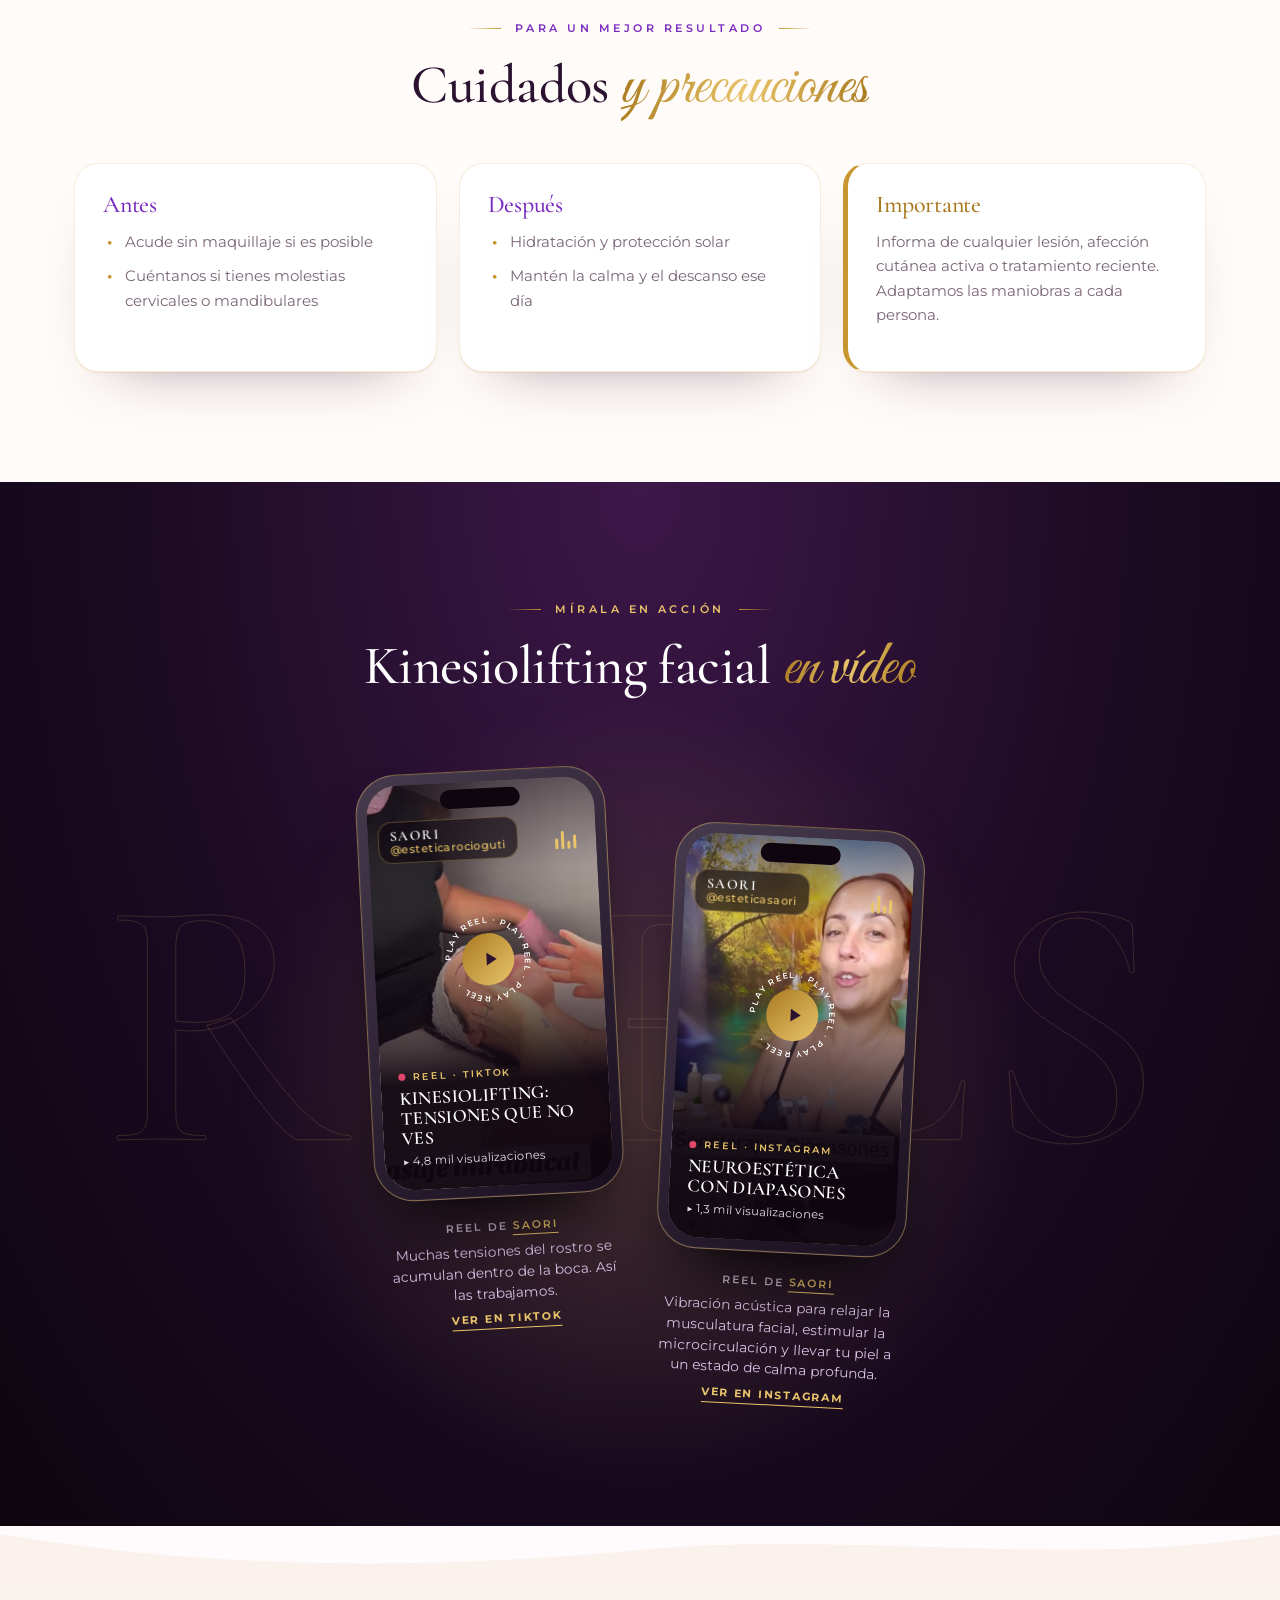
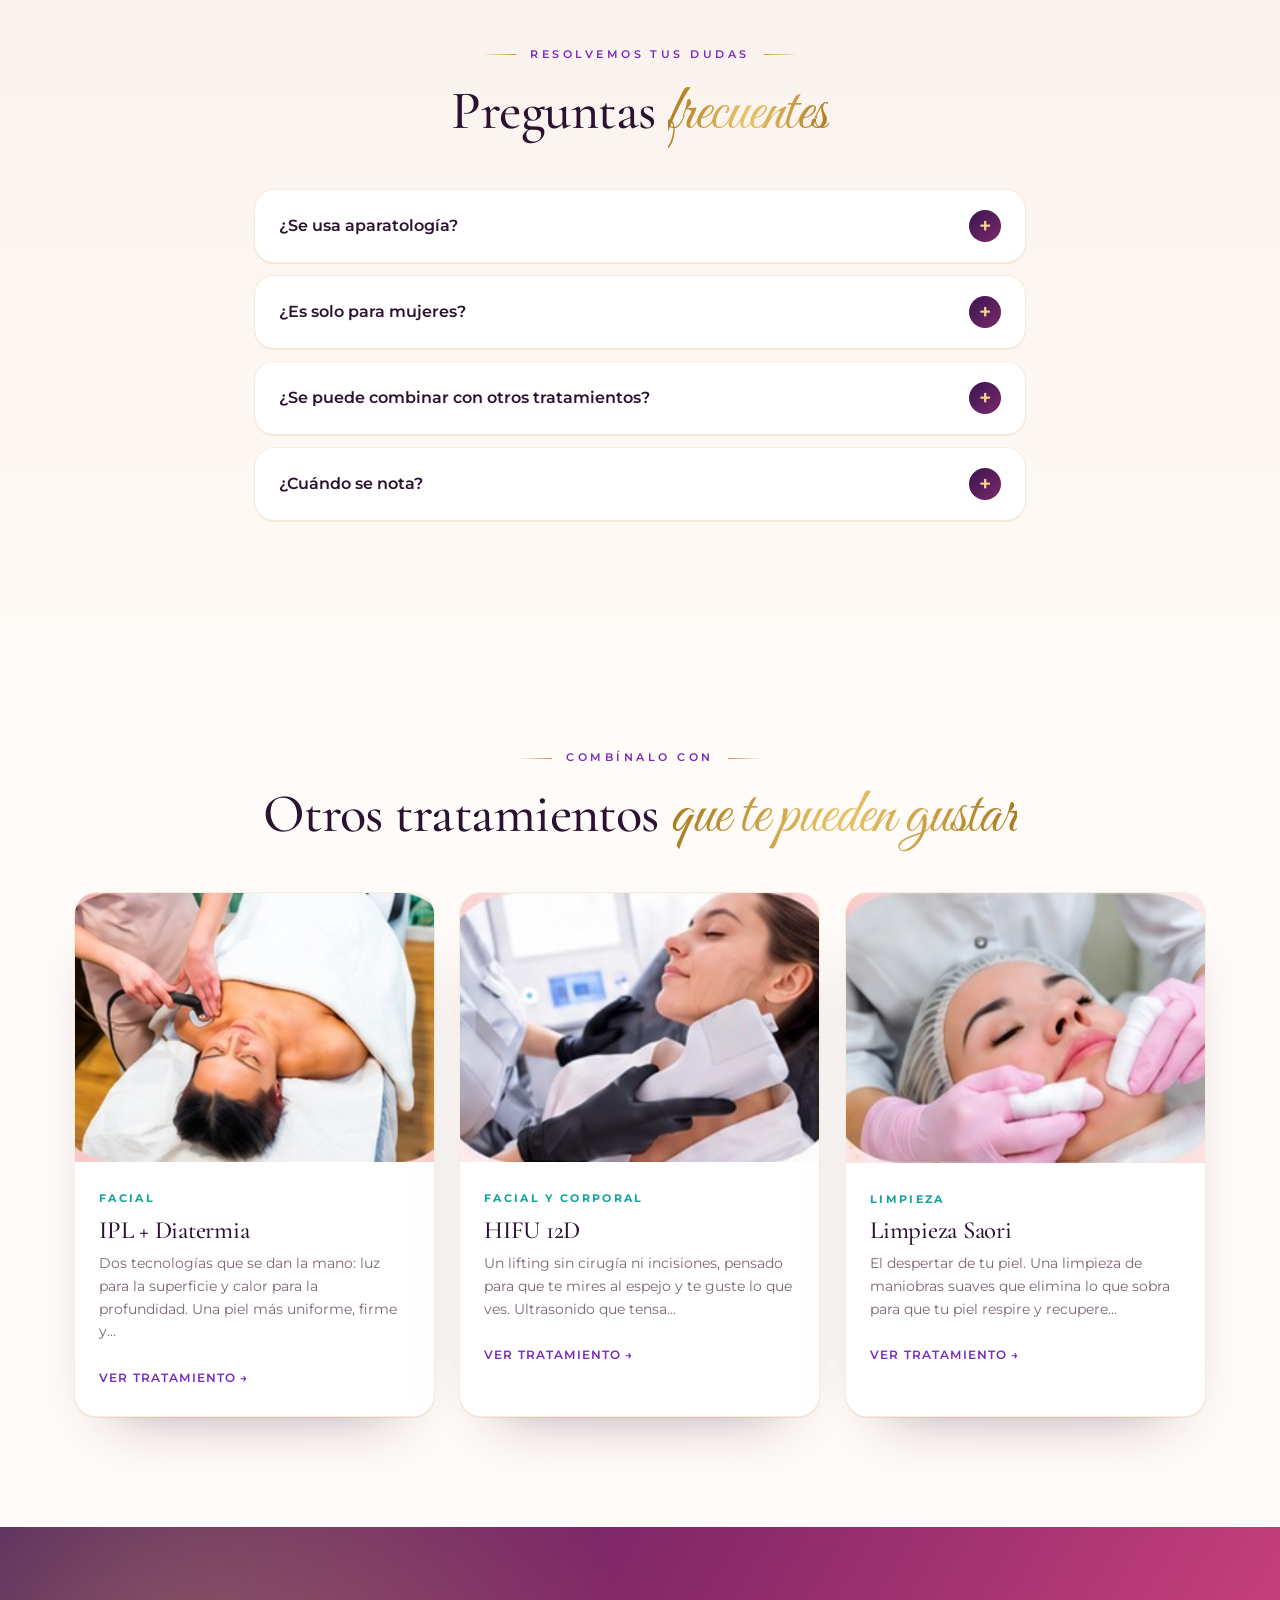
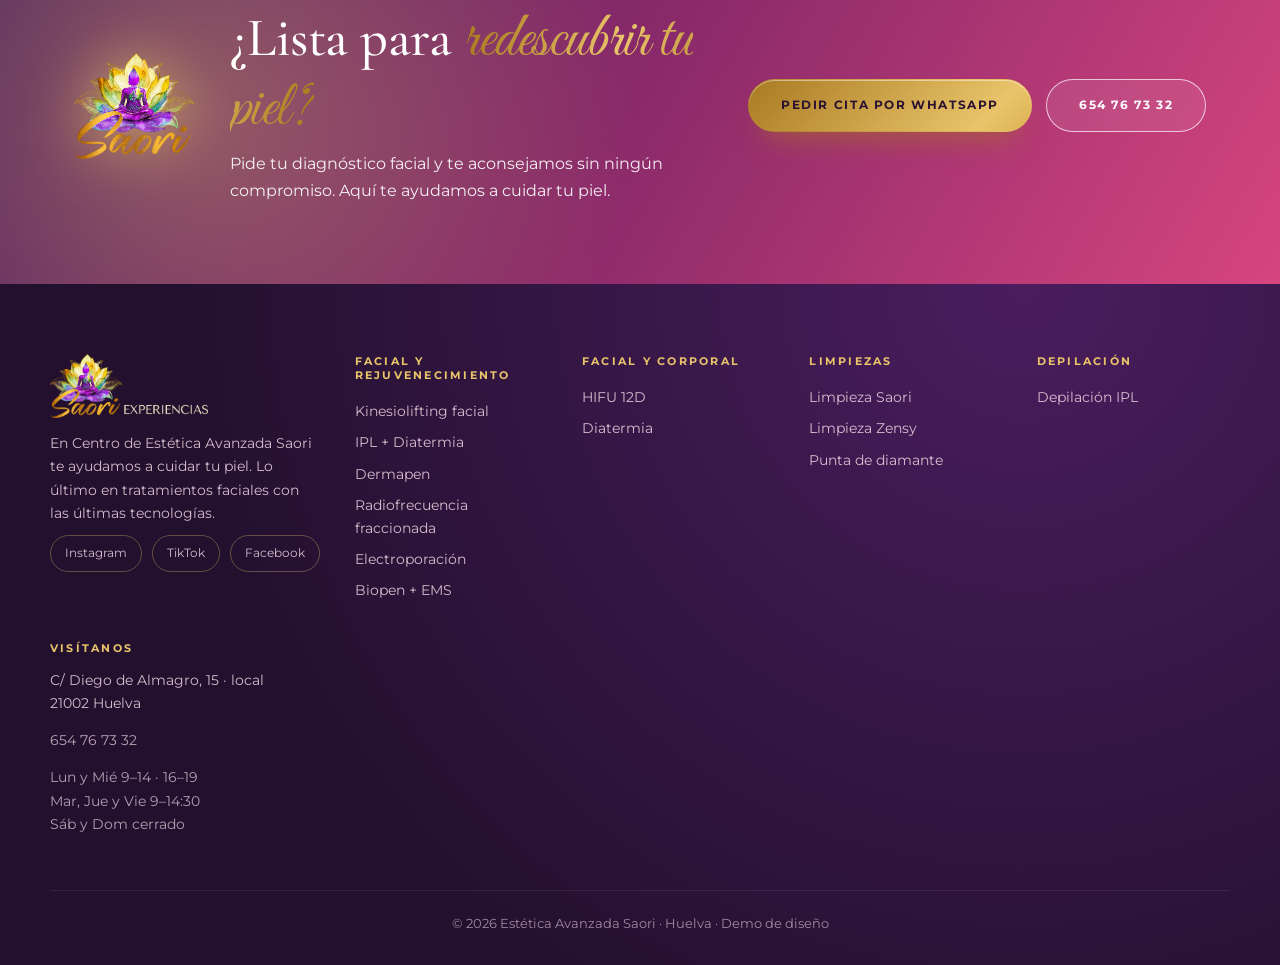
<file: kinesiolifting-facial.html>
<!doctype html>
<html lang="es">
<head>
<meta charset="utf-8">
<meta name="viewport" content="width=device-width, initial-scale=1">
<title>Kinesiolifting facial en Huelva · Estética Avanzada Saori</title>
<meta name="description" content="Un lifting hecho con las manos. Sin aparatos ni productos químicos: solo técnica, cariño y mucha relajación para devolver armonía a tu rostro.">
<link rel="icon" href="assets/lotus-saori.png">
<meta name="theme-color" content="#1b0b22">
<link rel="canonical" href="https://sefiro888.github.io/saori-demo/kinesiolifting-facial.html">
<meta property="og:type" content="website">
<meta property="og:site_name" content="Estética Avanzada Saori · Huelva">
<meta property="og:locale" content="es_ES">
<meta property="og:title" content="Kinesiolifting facial en Huelva · Estética Avanzada Saori">
<meta property="og:description" content="Un lifting hecho con las manos. Sin aparatos ni productos químicos: solo técnica, cariño y mucha relajación para devolver armonía a tu rostro.">
<meta property="og:url" content="https://sefiro888.github.io/saori-demo/kinesiolifting-facial.html">
<meta property="og:image" content="https://sefiro888.github.io/saori-demo/assets/og-saori.jpg">
<meta property="og:image:width" content="1200">
<meta property="og:image:height" content="630">
<meta property="og:image:alt" content="Logo de Estética Avanzada Saori, Huelva">
<meta name="twitter:card" content="summary_large_image">
<meta name="twitter:title" content="Kinesiolifting facial en Huelva · Estética Avanzada Saori">
<meta name="twitter:description" content="Un lifting hecho con las manos. Sin aparatos ni productos químicos: solo técnica, cariño y mucha relajación para devolver armonía a tu rostro.">
<meta name="twitter:image" content="https://sefiro888.github.io/saori-demo/assets/og-saori.jpg">
<link rel="apple-touch-icon" href="assets/lotus-saori.png">

<link rel="preconnect" href="https://fonts.googleapis.com">
<link rel="preconnect" href="https://fonts.gstatic.com" crossorigin>
<link href="https://fonts.googleapis.com/css2?family=Cormorant+Garamond:ital,wght@0,500;0,600;0,700;1,500&family=Great+Vibes&family=Montserrat:wght@400;500;600;700&display=swap" rel="stylesheet">
<link rel="stylesheet" href="styles.css?v=1792570995">
<link rel="stylesheet" href="site.css?v=1792570995">
<link rel="stylesheet" href="extra.css?v=1792570995">
<link rel="stylesheet" href="premium.css?v=1792570995">
<link rel="stylesheet" href="viewer.css?v=1792570995">
<link rel="stylesheet" href="reelstyle.css?v=1792570995">
</head>
<body class="page-service">
<div class="progress" id="progress"></div>
<div class="site-top is-dark" id="siteTop">
  <div class="topbar" aria-label="Información destacada"><div class="ticker"><div class="ticker-track"><span>✦ Pide tu diagnóstico facial sin ningún compromiso</span><span>★ 5,0 en Google · 75 opiniones</span><span>✦ Edición limitada: Protocolo Dermapen Total Face &amp; Lips</span><span>✦ Depilación IPL desde 10 €</span><span>✦ C/ Diego de Almagro 15, local · Huelva</span><span>✦ HIFU 12D · Diatermia · Radiofrecuencia fraccionada</span><span>☎ 654 76 73 32</span><span>✦ Pide tu diagnóstico facial sin ningún compromiso</span><span>★ 5,0 en Google · 75 opiniones</span><span>✦ Edición limitada: Protocolo Dermapen Total Face &amp; Lips</span><span>✦ Depilación IPL desde 10 €</span><span>✦ C/ Diego de Almagro 15, local · Huelva</span><span>✦ HIFU 12D · Diatermia · Radiofrecuencia fraccionada</span><span>☎ 654 76 73 32</span></div></div></div>
  <header class="hdr" id="hdr"><div class="hdr-in">
    <a href="index.html" class="brand" aria-label="Inicio"><img class="lg-light" src="assets/logo.png" alt="Saori Experiencias"><img class="lg-dark" src="assets/logo-light.png" alt=""></a>
    <nav class="dnav" aria-label="Principal">
      <a href="index.html#diagnostico">Diagnóstico</a>
      <div class="has-mega" id="hasMega">
        <button class="mega-btn" aria-expanded="false" aria-haspopup="true">Tratamientos <svg width="11" height="11" viewBox="0 0 12 12"><path d="M2 4l4 4 4-4" fill="none" stroke="currentColor" stroke-width="1.8" stroke-linecap="round"/></svg></button>
        <div class="mega" role="menu"><div class="mega-in">
      <div class="mcols"><div class="mcol"><h4>Facial y rejuvenecimiento</h4><a class="mlink" style="--d:1" href="kinesiolifting-facial.html"><img src="assets/kinesio.jpg" alt="" loading="lazy"><span><b>Kinesiolifting facial</b><small>lifting manual</small></span></a><a class="mlink" style="--d:2" href="ipl-diatermia.html"><img src="assets/ipl.jpg" alt="" loading="lazy"><span><b>IPL + Diatermia</b><small>rejuvenecimiento integral</small></span></a><a class="mlink" style="--d:3" href="dermapen.html"><img src="assets/dermapen.jpg" alt="" loading="lazy"><span><b>Dermapen</b><small>microneedling</small></span></a><a class="mlink" style="--d:4" href="radiofrecuencia-fraccionada.html"><img src="assets/radiofrecuencia.jpg" alt="" loading="lazy"><span><b>Radiofrecuencia fraccionada</b><small>marcas y cicatrices</small></span></a><a class="mlink" style="--d:5" href="electroporacion.html"><img src="assets/electroporacion.jpg" alt="" loading="lazy"><span><b>Electroporación</b><small>sin agujas</small></span></a><a class="mlink" style="--d:6" href="biopen-ems.html"><img src="assets/biopen.jpg" alt="" loading="lazy"><span><b>Biopen + EMS</b><small>reafirmante</small></span></a></div><div class="mcol"><h4>Facial y corporal</h4><a class="mlink" style="--d:7" href="hifu-12d.html"><img src="assets/hifu.jpg" alt="" loading="lazy"><span><b>HIFU 12D</b><small>Facial y corporal</small></span></a><a class="mlink" style="--d:8" href="diatermia.html"><img src="assets/diatermia.jpg" alt="" loading="lazy"><span><b>Diatermia</b><small>Facial y corporal</small></span></a></div><div class="mcol"><h4>Limpiezas</h4><a class="mlink" style="--d:9" href="limpieza-saori.html"><img src="assets/limpieza-saori.jpg" alt="" loading="lazy"><span><b>Limpieza Saori</b><small>el despertar de la piel</small></span></a><a class="mlink" style="--d:10" href="limpieza-zensy.html"><img src="assets/limpieza-zensy.jpg" alt="" loading="lazy"><span><b>Limpieza Zensy</b><small>ultrasonidos</small></span></a><a class="mlink" style="--d:11" href="punta-de-diamante.html"><img src="assets/punta-diamante.jpg" alt="" loading="lazy"><span><b>Punta de diamante</b><small>piel nueva al instante</small></span></a></div><div class="mcol"><h4>Depilación</h4><a class="mlink" style="--d:12" href="depilacion-ipl.html"><img src="assets/depilacion.jpg" alt="" loading="lazy"><span><b>Depilación IPL</b><small>fotodepilación profesional</small></span></a></div></div>
      <a class="mfeat" href="https://wa.me/34654767332?text=Hola%2C%20quiero%20pedir%20mi%20diagn%C3%B3stico%20facial" target="_blank" rel="noopener">
        <img src="assets/emblema.jpg" alt="">
        <div><em>Todo empieza aquí</em><b>Diagnóstico facial</b><span>Sin ningún compromiso. Te aconsejamos el plan exacto para tu piel.</span><i>Reservar ahora →</i></div>
      </a></div></div>
      </div>
      <a href="index.html#reels">Reels</a>
      <a href="index.html#resultados">Resultados</a>
      <a href="depilacion-ipl.html">Depilación</a>
      <a href="index.html#opiniones">Opiniones</a>
      <a href="index.html#visitanos">Contacto</a>
    </nav>
    <a class="btn btn-gold hdr-cta" href="https://wa.me/34654767332?text=Hola%2C%20quiero%20pedir%20mi%20diagn%C3%B3stico%20facial" target="_blank" rel="noopener"><span>Pedir cita</span></a>
    <button class="burger" id="burger" aria-label="Abrir menú" aria-expanded="false"><span></span><span></span><span></span></button>
  </div></header>
</div>
<div class="mnav" id="mnav" aria-hidden="true">
  <div class="mnav-in">
    <a href="index.html#diagnostico" style="--i:1">Diagnóstico</a>
    <button class="m-acc" id="mAcc" style="--i:2" aria-expanded="false">Tratamientos <i>+</i></button>
    <div class="m-panel" id="mPanel"><div><p class="m-sub">Facial y rejuvenecimiento</p><a href="kinesiolifting-facial.html">Kinesiolifting facial</a><a href="ipl-diatermia.html">IPL + Diatermia</a><a href="dermapen.html">Dermapen</a><a href="radiofrecuencia-fraccionada.html">Radiofrecuencia fraccionada</a><a href="electroporacion.html">Electroporación</a><a href="biopen-ems.html">Biopen + EMS</a><p class="m-sub">Facial y corporal</p><a href="hifu-12d.html">HIFU 12D</a><a href="diatermia.html">Diatermia</a><p class="m-sub">Limpiezas</p><a href="limpieza-saori.html">Limpieza Saori</a><a href="limpieza-zensy.html">Limpieza Zensy</a><a href="punta-de-diamante.html">Punta de diamante</a><p class="m-sub">Depilación</p><a href="depilacion-ipl.html">Depilación IPL</a></div></div>
    <a href="index.html#reels" style="--i:3">Reels</a>
    <a href="index.html#resultados" style="--i:3">Resultados</a>
    <a href="depilacion-ipl.html" style="--i:4">Depilación</a>
    <a href="index.html#opiniones" style="--i:5">Opiniones</a>
    <a href="index.html#visitanos" style="--i:6">Contacto</a>
    <a class="btn btn-gold m-cta" href="https://wa.me/34654767332?text=Hola%2C%20quiero%20pedir%20mi%20diagn%C3%B3stico%20facial" target="_blank" rel="noopener" style="--i:7">Pedir mi diagnóstico</a>
    <p class="m-contact" style="--i:8">☎ 654 76 73 32 · C/ Diego de Almagro 15, Huelva</p>
  </div>
</div>
<main>
<section class="shero">
  <div class="shero-bg" style="background-image:url(assets/kinesio.jpg)"></div>
  <div class="shero-ov"></div>
  <canvas id="sparkles" aria-hidden="true"></canvas>
  <div class="shero-in">
    <div class="shero-text">
      <nav class="crumbs" aria-label="Migas"><a href="index.html">Inicio</a><i>/</i><a href="index.html#tratamientos">Tratamientos</a><i>/</i><span>Kinesiolifting facial</span></nav>
      <span class="pill">Facial</span>
      <p class="eyebrow gold">Lifting natural</p>
      <h1>Kinesiolifting facial<span class="script">lifting manual</span></h1>
      <p class="lead">Un lifting hecho con las manos. Sin aparatos ni productos químicos: solo técnica, cariño y mucha relajación para devolver armonía a tu rostro.</p>
      <div class="schips"><span>100% manual</span><span>Sin químicos</span><span>Lifting natural</span></div>
      <div class="hero-actions"><a class="btn btn-gold" href="https://wa.me/34654767332?text=Hola%2C%20me%20interesa%20Kinesiolifting%20facial.%20%C2%BFMe%20pod%C3%A9is%20dar%20informaci%C3%B3n%20y%20cita%3F" target="_blank" rel="noopener">Pedir cita</a><a class="btn btn-light" href="#que-es">Saber más ↓</a></div>
    </div>
    <div class="shero-photo"><div class="arch"><img src="assets/kinesio.jpg" alt="Kinesiolifting facial"></div>
      <span class="float f1">★ 5,0 · 75 opiniones</span><span class="float f2">Diagnóstico sin compromiso</span></div>
  </div>
</section>
<div class="factbar"><div class="wrap facts"><div class="fact"><small>Zona</small><b>Rostro y cuello</b></div><div class="fact"><small>Técnica</small><b>Manual</b></div><div class="fact"><small>Aparatología</small><b>Ninguna</b></div><div class="fact"><small>Efecto</small><b>Lifting natural</b></div></div></div>
<nav class="subnav" id="subnav" aria-label="En esta página"><div class="wrap">
  <a href="#que-es">Qué es</a><a href="#beneficios">Beneficios</a><a href="#especial">Detalle</a><a href="#proceso">Proceso</a><a href="#ideal">Ideal para</a><a href="#cuidados">Cuidados</a><a href="#reels">Vídeos</a><a href="#faq">Preguntas</a>
</div></nav>

<section class="sec" id="que-es"><div class="wrap two">
  <div class="reveal"><p class="eyebrow">Conócelo</p><h2>¿Qué es <span class="script">Kinesiolifting facial?</span></h2><p>El kinesiolifting es un método manual de lifting y modelado facial que une kinesiología, neuroestética y masaje miolifting.</p><p>Trabajamos con las manos sobre la fascia, el tejido conectivo, los músculos y las estructuras profundas del rostro y el cuello, para devolver el equilibrio a las tensiones, activar la circulación y dar armonía a tu contorno.</p>
    <a class="btn btn-gold" href="https://wa.me/34654767332?text=Hola%2C%20me%20interesa%20Kinesiolifting%20facial.%20%C2%BFMe%20pod%C3%A9is%20dar%20informaci%C3%B3n%20y%20cita%3F" target="_blank" rel="noopener">Quiero información</a></div>
  <div class="reveal photo-card tall"><img src="assets/kinesio.jpg" alt="Kinesiolifting facial"><span class="photo-tag">Facial</span></div>
</div></section>

<section class="sec tint" id="beneficios"><div class="wrap">
  <div class="head reveal"><p class="eyebrow">Por qué elegirlo</p><h2>Beneficios <span class="script">visibles</span></h2></div>
  <div class="bens"><div class="ben reveal"><span class="ben-n">01</span><h3>Lifting natural</h3><p>Efecto de lifting y definición de rasgos.</p></div><div class="ben reveal"><span class="ben-n">02</span><h3>Equilibrio de tensión</h3><p>Restablece la tensión de fascia y músculos.</p></div><div class="ben reveal"><span class="ben-n">03</span><h3>Mejora la circulación</h3><p>Activa la circulación del rostro y del cuello.</p></div><div class="ben reveal"><span class="ben-n">04</span><h3>Armonía del contorno</h3><p>Devuelve armonía al contorno facial.</p></div><div class="ben reveal"><span class="ben-n">05</span><h3>Sin productos químicos</h3><p>Un tratamiento puramente manual.</p></div><div class="ben reveal"><span class="ben-n">06</span><h3>Relajación profunda</h3><p>Libera tensión acumulada en rostro y cuello.</p></div></div>
</div></section>

<section class="sec alt" id="especial"><div class="wrap two">
      <div class="reveal"><p class="eyebrow">Lo que debes saber</p><h2>Neuroestética: cuidar la piel y la mente</h2><p class="lead2">La neuroestética nos recuerda algo muy nuestro: cuidar la piel también es cuidarte a ti. Relajarte forma parte del resultado.</p><ul class="checks"><li>Trabajo sobre fascia y tejido conectivo</li><li>Atención a músculos y estructuras profundas</li><li>Ritmo pausado y sensación de calma</li><li>Resultados que se aprecian en la expresión</li></ul></div>
      <div class="reveal photo-card"><img src="assets/kinesio.jpg" alt="Kinesiolifting facial"><span class="photo-tag">Kinesiolifting facial</span></div>
    </div></section>

<section class="sec" id="proceso"><div class="wrap two">
  <div class="reveal"><p class="eyebrow">Tu momento Saori</p><h2>Cómo es <span class="script">tu sesión</span></h2>
    <p>Todo empieza con tu diagnóstico facial: sin prisas y sin compromiso. Después, cada sesión es un momento para ti, siempre adaptado a tu piel.</p></div>
  <ol class="steps"><li class="reveal"><span>1</span><div><h3>Te escuchamos</h3><p>Observamos tu rostro, tus tensiones y lo que quieres conseguir.</p></div></li><li class="reveal"><span>2</span><div><h3>Preparamos tu piel</h3><p>Preparamos la piel y el ambiente para que te dejes llevar.</p></div></li><li class="reveal"><span>3</span><div><h3>Manos que modelan</h3><p>Maniobras de lifting y modelado sobre fascia y músculos, con ritmo pausado.</p></div></li><li class="reveal"><span>4</span><div><h3>Cuidamos el final</h3><p>Cerramos con técnicas de calma y unas recomendaciones para ti.</p></div></li></ol>
</div></section>

<section class="sec dark" id="ideal"><div class="wrap two">
  <div class="reveal"><p class="eyebrow gold">Para ti si…</p><h2>Ideal <span class="script">para</span></h2><ul class="ideal"><li>Rostro con tensión o fatiga</li><li>Pérdida de definición del contorno</li><li>Quienes prefieren evitar aparatología</li><li>Estrés que se refleja en la piel</li><li>Complemento de otros tratamientos faciales</li></ul></div>
  <div class="reveal ideal-img"><img src="assets/lotus-saori.png" alt=""><p>“Cada piel necesita un plan a medida.”</p></div>
</div></section>

<section class="sec" id="cuidados"><div class="wrap">
  <div class="head reveal"><p class="eyebrow">Para un mejor resultado</p><h2>Cuidados <span class="script">y precauciones</span></h2></div>
  <div class="care3">
    <div class="care reveal"><h3>Antes</h3><ul><li>Acude sin maquillaje si es posible</li><li>Cuéntanos si tienes molestias cervicales o mandibulares</li></ul></div>
    <div class="care reveal"><h3>Después</h3><ul><li>Hidratación y protección solar</li><li>Mantén la calma y el descanso ese día</li></ul></div>
    <div class="care warn reveal"><h3>Importante</h3><p>Informa de cualquier lesión, afección cutánea activa o tratamiento reciente. Adaptamos las maniobras a cada persona.</p></div>
  </div>
</div></section>

<section class="sec reels-sec" id="reels"><span class="reel-bg-text" aria-hidden="true">REELS</span><div class="wrap">
  <div class="head reveal"><p class="eyebrow">Mírala en acción</p><h2>Kinesiolifting facial <span class="script">en vídeo</span></h2></div>
  <div class="reels-grid reel-row n2"><figure class="reel tilt-l" data-net="tt" data-open="https://www.tiktok.com/embed/v2/7504277072064384278" data-link="https://www.tiktok.com/@esteticarocioguti/video/7504277072064384278" data-title="Kinesiolifting: tensiones que no ves">
  <div class="phone">
    <span class="phone-notch" aria-hidden="true"></span>
    <span class="reel-credit"><b>Saori</b><i>@esteticarocioguti</i></span>
    <button type="button" class="reel-play" aria-label="Reproducir el reel: Kinesiolifting: tensiones que no ves">
      <img src="assets/reels/tt-kinesio.jpg" alt="" loading="lazy">
      <span class="reel-ring" aria-hidden="true"><svg viewBox="0 0 120 120"><defs><path id="rcttkinesio" d="M60,60 m-46,0 a46,46 0 1,1 92,0 a46,46 0 1,1 -92,0"/></defs><text><textPath href="#rcttkinesio">PLAY REEL · PLAY REEL · PLAY REEL · </textPath></text></svg><i><svg viewBox="0 0 24 24" fill="currentColor"><path d="M8 5v14l11-7z"/></svg></i></span>
      <span class="reel-eq" aria-hidden="true"><b></b><b></b><b></b><b></b></span>
      <span class="reel-meta"><em><i class="rec"></i> Reel · TikTok</em><strong>Kinesiolifting: tensiones que no ves</strong><small>▶ 4,8 mil visualizaciones</small></span>
    </button>
  </div>
  <figcaption><strong class="reel-by">Reel de <a href="https://www.tiktok.com/@esteticarocioguti/video/7504277072064384278" target="_blank" rel="noopener">Saori</a></strong><span>Muchas tensiones del rostro se acumulan dentro de la boca. Así las trabajamos.</span>
    <a class="link-arrow" href="https://www.tiktok.com/@esteticarocioguti/video/7504277072064384278" target="_blank" rel="noopener">Ver en TikTok</a></figcaption>
</figure><figure class="reel tilt-r" data-net="ig" data-open="https://www.instagram.com/reel/DdJDop4OPpt/embed/" data-link="https://www.instagram.com/reel/DdJDop4OPpt/" data-title="Neuroestética con diapasones">
  <div class="phone">
    <span class="phone-notch" aria-hidden="true"></span>
    <span class="reel-credit"><b>Saori</b><i>@esteticasaori</i></span>
    <button type="button" class="reel-play" aria-label="Reproducir el reel: Neuroestética con diapasones">
      <img src="assets/reels/ig-diapasones.jpg" alt="" loading="lazy">
      <span class="reel-ring" aria-hidden="true"><svg viewBox="0 0 120 120"><defs><path id="rcigdiapasones" d="M60,60 m-46,0 a46,46 0 1,1 92,0 a46,46 0 1,1 -92,0"/></defs><text><textPath href="#rcigdiapasones">PLAY REEL · PLAY REEL · PLAY REEL · </textPath></text></svg><i><svg viewBox="0 0 24 24" fill="currentColor"><path d="M8 5v14l11-7z"/></svg></i></span>
      <span class="reel-eq" aria-hidden="true"><b></b><b></b><b></b><b></b></span>
      <span class="reel-meta"><em><i class="rec"></i> Reel · Instagram</em><strong>Neuroestética con diapasones</strong><small>▶ 1,3 mil visualizaciones</small></span>
    </button>
  </div>
  <figcaption><strong class="reel-by">Reel de <a href="https://www.instagram.com/reel/DdJDop4OPpt/" target="_blank" rel="noopener">Saori</a></strong><span>Vibración acústica para relajar la musculatura facial, estimular la microcirculación y llevar tu piel a un estado de calma profunda.</span>
    <a class="link-arrow" href="https://www.instagram.com/reel/DdJDop4OPpt/" target="_blank" rel="noopener">Ver en Instagram</a></figcaption>
</figure></div></div></section>

<section class="sec tint" id="faq"><div class="wrap narrow">
  <div class="head reveal"><p class="eyebrow">Resolvemos tus dudas</p><h2>Preguntas <span class="script">frecuentes</span></h2></div>
  <div class="faqs"><div class="faq reveal"><button class="faq-q" aria-expanded="false"><span>¿Se usa aparatología?</span><i>+</i></button><div class="faq-a"><div><p>No. Es un método completamente manual, sin aparatos ni productos químicos.</p></div></div></div><div class="faq reveal"><button class="faq-q" aria-expanded="false"><span>¿Es solo para mujeres?</span><i>+</i></button><div class="faq-a"><div><p>Para nada. Es apto para cualquier persona que quiera definir su rostro y relajarse.</p></div></div></div><div class="faq reveal"><button class="faq-q" aria-expanded="false"><span>¿Se puede combinar con otros tratamientos?</span><i>+</i></button><div class="faq-a"><div><p>Sí, encaja muy bien como complemento de HIFU, dermapen o limpiezas.</p></div></div></div><div class="faq reveal"><button class="faq-q" aria-expanded="false"><span>¿Cuándo se nota?</span><i>+</i></button><div class="faq-a"><div><p>Muchas personas aprecian la relajación y una mejor expresión desde la primera sesión; el lifting se consolida con la constancia.</p></div></div></div></div>
</div></section>

<section class="sec"><div class="wrap">
  <div class="head reveal"><p class="eyebrow">Combínalo con</p><h2>Otros tratamientos <span class="script">que te pueden gustar</span></h2></div>
  <div class="grid"><a class="card tilt" href="ipl-diatermia.html"><img src="assets/ipl.jpg" alt="IPL + Diatermia" loading="lazy"><div class="card-b"><span class="tag">Facial</span><h3>IPL + Diatermia</h3><p>Dos tecnologías que se dan la mano: luz para la superficie y calor para la profundidad. Una piel más uniforme, firme y…</p><span class="more">Ver tratamiento →</span></div></a><a class="card tilt" href="hifu-12d.html"><img src="assets/hifu.jpg" alt="HIFU 12D" loading="lazy"><div class="card-b"><span class="tag">Facial y corporal</span><h3>HIFU 12D</h3><p>Un lifting sin cirugía ni incisiones, pensado para que te mires al espejo y te guste lo que ves. Ultrasonido que tensa…</p><span class="more">Ver tratamiento →</span></div></a><a class="card tilt" href="limpieza-saori.html"><img src="assets/limpieza-saori.jpg" alt="Limpieza Saori" loading="lazy"><div class="card-b"><span class="tag">Limpieza</span><h3>Limpieza Saori</h3><p>El despertar de tu piel. Una limpieza de maniobras suaves que elimina lo que sobra para que tu piel respire y recupere…</p><span class="more">Ver tratamiento →</span></div></a></div>
</div></section>

<section class="cta"><div class="wrap cta-in reveal">
  <img src="assets/lotus-saori.png" alt="">
  <div><h2>¿Lista para <span class="script">redescubrir tu piel?</span></h2><p>Pide tu diagnóstico facial y te aconsejamos sin ningún compromiso. Aquí te ayudamos a cuidar tu piel.</p></div>
  <div class="hero-actions"><a class="btn btn-gold" href="https://wa.me/34654767332?text=Hola%2C%20me%20interesa%20Kinesiolifting%20facial.%20%C2%BFMe%20pod%C3%A9is%20dar%20informaci%C3%B3n%20y%20cita%3F" target="_blank" rel="noopener">Pedir cita por WhatsApp</a><a class="btn btn-light" href="tel:+34654767332">654 76 73 32</a></div>
</div></section>
</main>
<footer class="footer">
  <div class="foot-in">
    <div class="foot-brand"><img src="assets/logo-light.png" alt="Saori Experiencias">
      <p>En Centro de Estética Avanzada Saori te ayudamos a cuidar tu piel. Lo último en tratamientos faciales con las últimas tecnologías.</p>
      <div class="foot-soc"><a href="https://www.instagram.com/esteticasaori/" target="_blank" rel="noopener">Instagram</a><a href="https://www.tiktok.com/@esteticarocioguti" target="_blank" rel="noopener">TikTok</a><a href="https://www.facebook.com/esteticasaorihuelva" target="_blank" rel="noopener">Facebook</a></div></div>
    <div><h4>Facial y rejuvenecimiento</h4><a href="kinesiolifting-facial.html">Kinesiolifting facial</a><a href="ipl-diatermia.html">IPL + Diatermia</a><a href="dermapen.html">Dermapen</a><a href="radiofrecuencia-fraccionada.html">Radiofrecuencia fraccionada</a><a href="electroporacion.html">Electroporación</a><a href="biopen-ems.html">Biopen + EMS</a></div><div><h4>Facial y corporal</h4><a href="hifu-12d.html">HIFU 12D</a><a href="diatermia.html">Diatermia</a></div><div><h4>Limpiezas</h4><a href="limpieza-saori.html">Limpieza Saori</a><a href="limpieza-zensy.html">Limpieza Zensy</a><a href="punta-de-diamante.html">Punta de diamante</a></div><div><h4>Depilación</h4><a href="depilacion-ipl.html">Depilación IPL</a></div>
    <div><h4>Visítanos</h4><p>C/ Diego de Almagro, 15 · local<br>21002 Huelva</p><p><a href="tel:+34654767332">654 76 73 32</a></p>
      <p class="foot-h">Lun y Mié 9–14 · 16–19<br>Mar, Jue y Vie 9–14:30<br>Sáb y Dom cerrado</p></div>
  </div>
  <small>© <span id="yr"></span> Estética Avanzada Saori · Huelva · Demo de diseño</small>
</footer>
<a class="wa-float" href="https://wa.me/34654767332?text=Hola%2C%20quiero%20pedir%20mi%20diagn%C3%B3stico%20facial" target="_blank" rel="noopener" aria-label="WhatsApp">
  <svg viewBox="0 0 32 32" width="30" height="30" fill="#fff"><path d="M16 3a13 13 0 0 0-11 19.8L3 29l6.4-2A13 13 0 1 0 16 3zm0 2.4a10.6 10.6 0 1 1-5.6 19.6l-.4-.2-3.8 1.2 1.2-3.7-.3-.4A10.6 10.6 0 0 1 16 5.4zm-3.7 5.2c-.3 0-.7.1-1 .5-.4.4-1.4 1.4-1.4 3.3s1.4 3.8 1.6 4.1c.2.3 2.8 4.4 6.9 6 3.4 1.3 4.1 1 4.8.9.8-.1 2.4-1 2.7-2 .3-.9.3-1.7.2-1.9-.1-.2-.4-.3-.8-.5l-2.5-1.2c-.3-.1-.6-.2-.8.2-.3.4-1 1.2-1.2 1.4-.2.2-.4.3-.8.1-.4-.2-1.6-.6-3-1.9-1.1-1-1.9-2.3-2.1-2.7-.2-.4 0-.6.2-.8l.6-.7c.2-.2.2-.4.4-.6.1-.2.1-.5 0-.7l-1.1-2.7c-.3-.7-.6-.6-.8-.6z"/></svg>
</a>
<script src="app.js?v=1792570995"></script>
<script src="premium.js?v=1792570995"></script>
<script src="viewer.js?v=1792570995"></script>
</body></html>
</file>
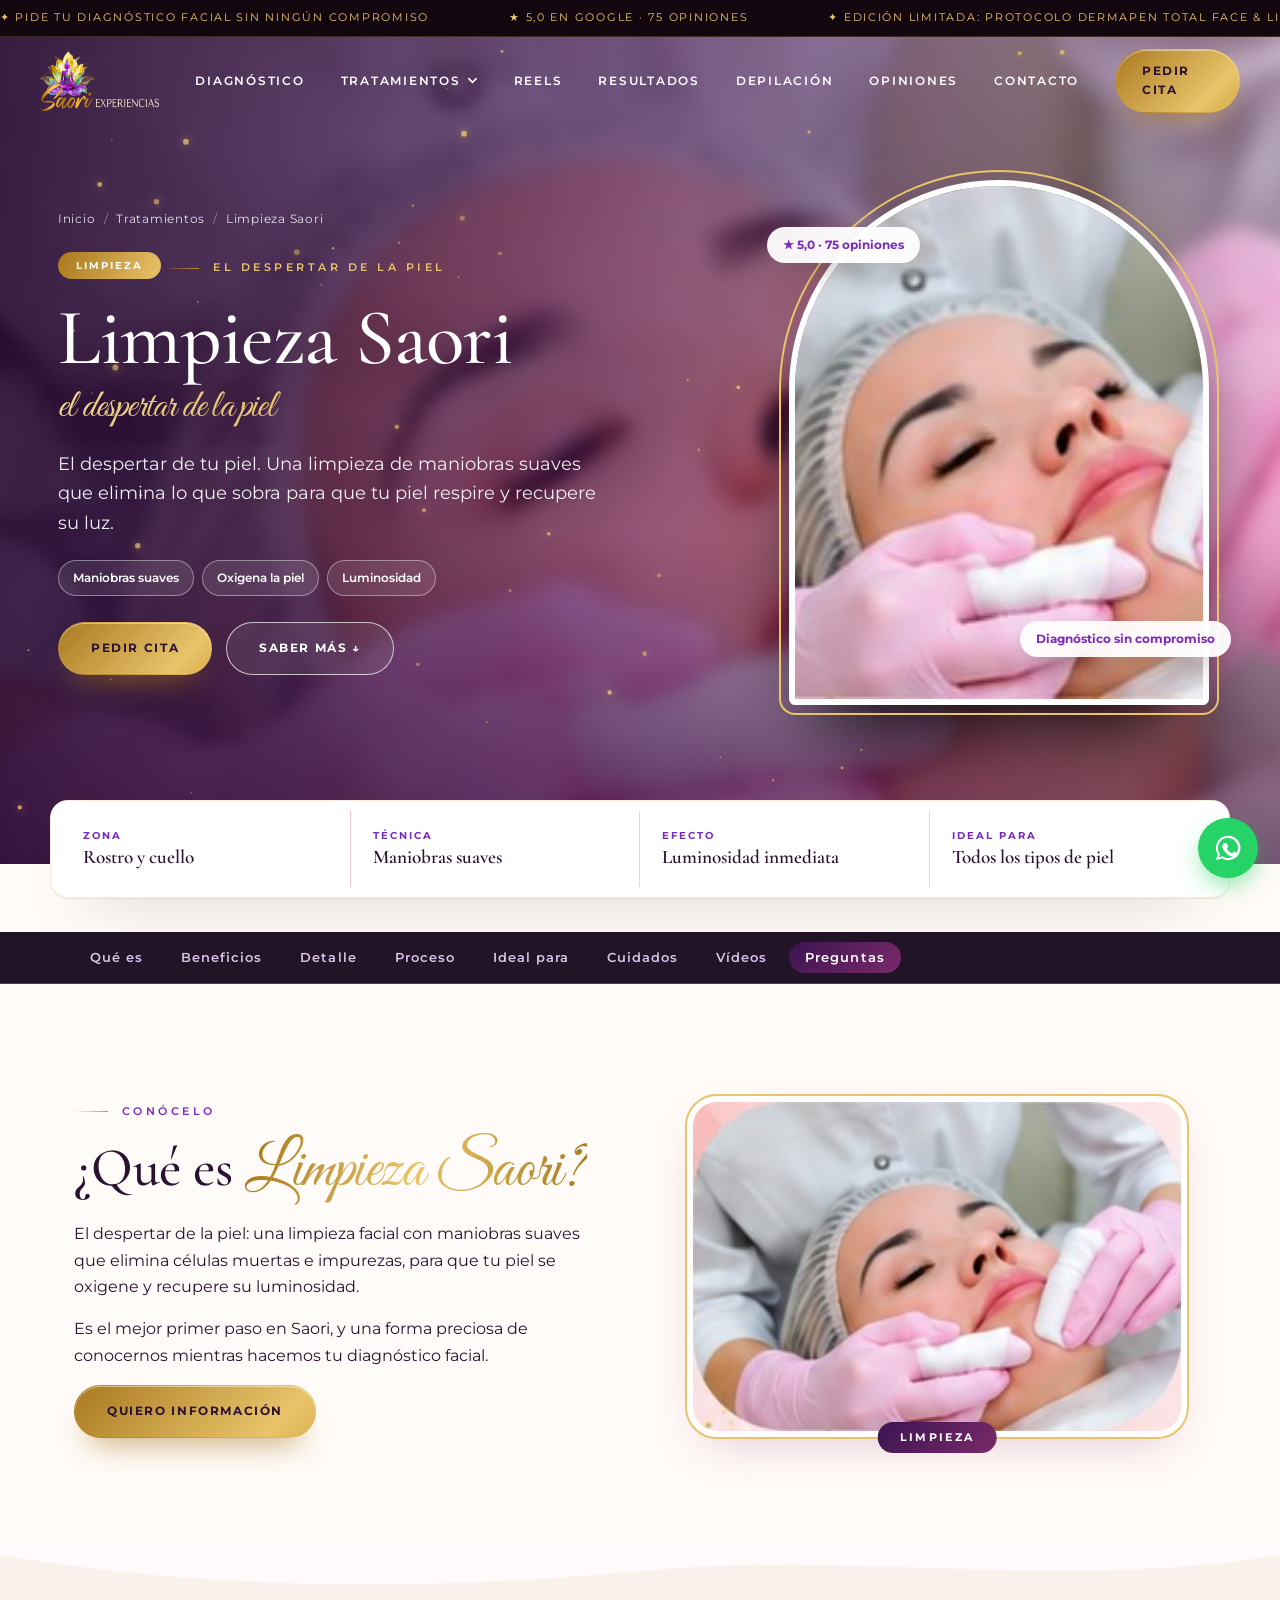
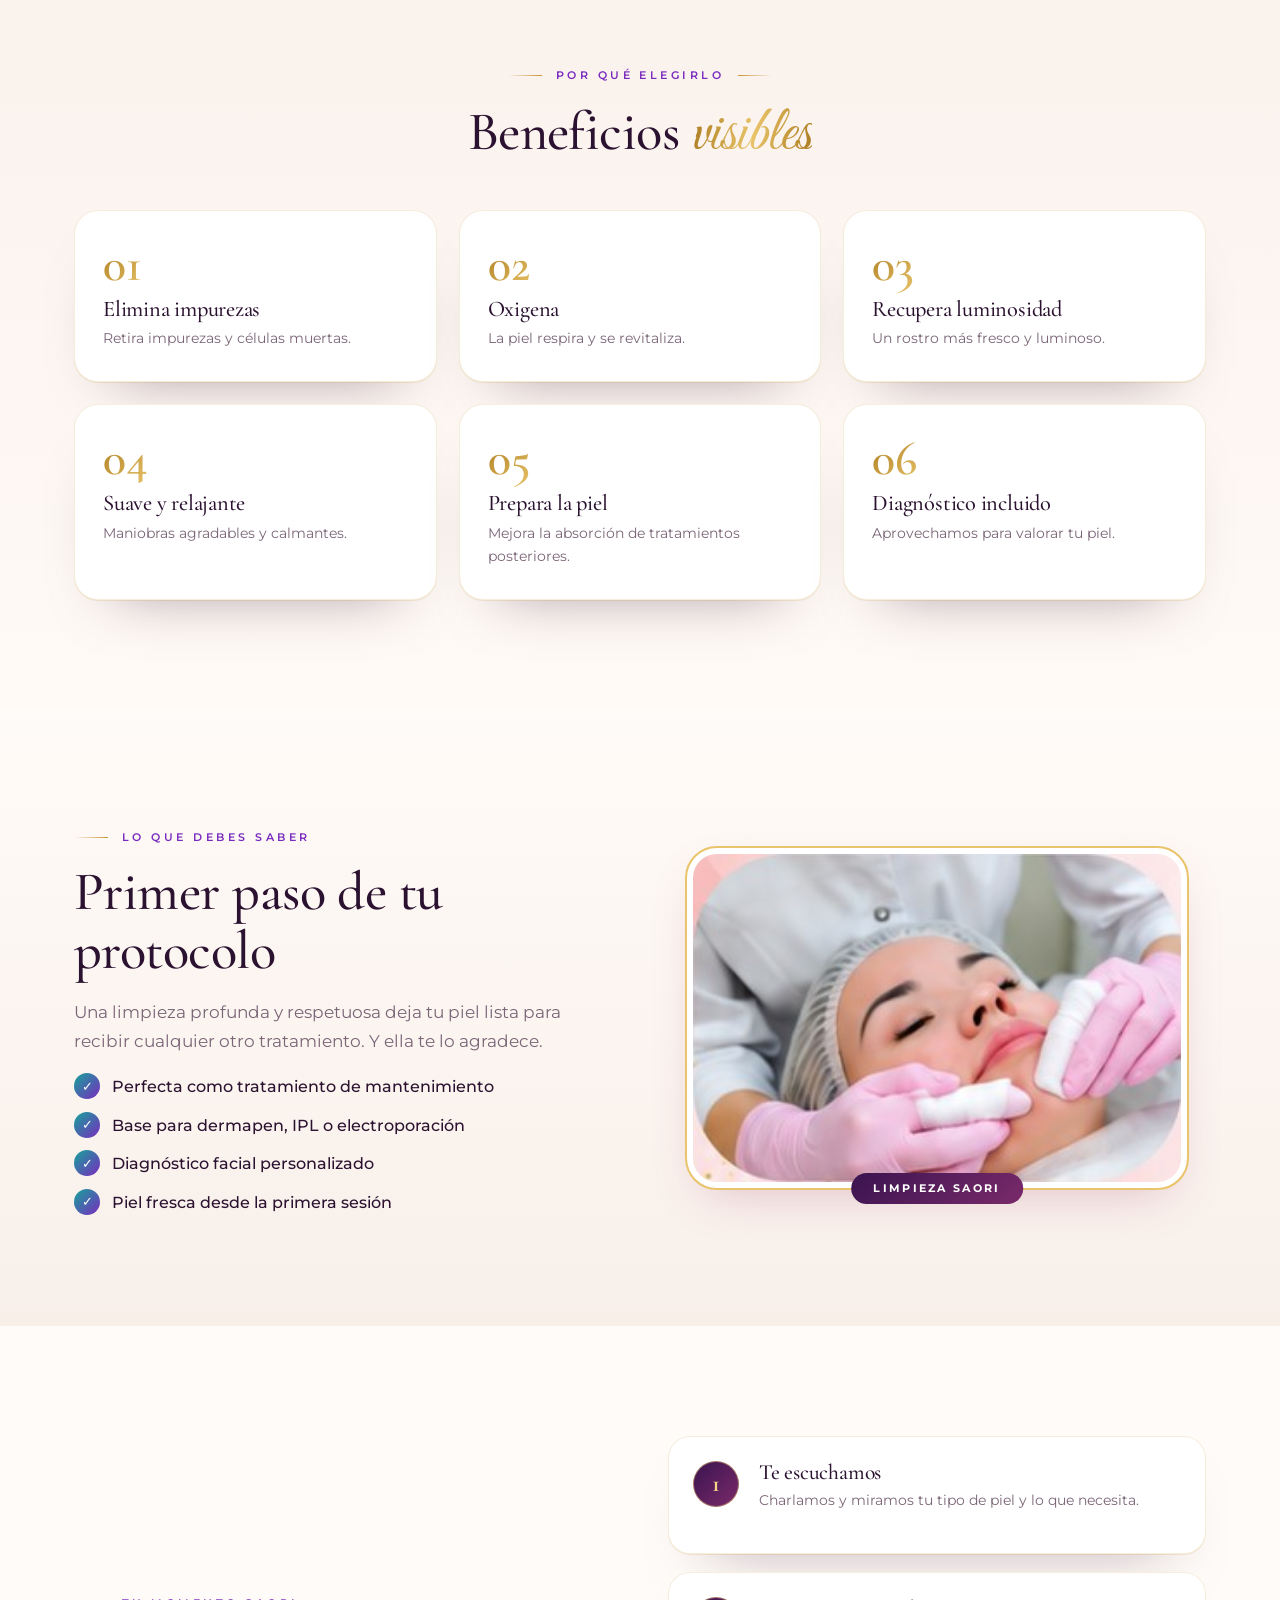
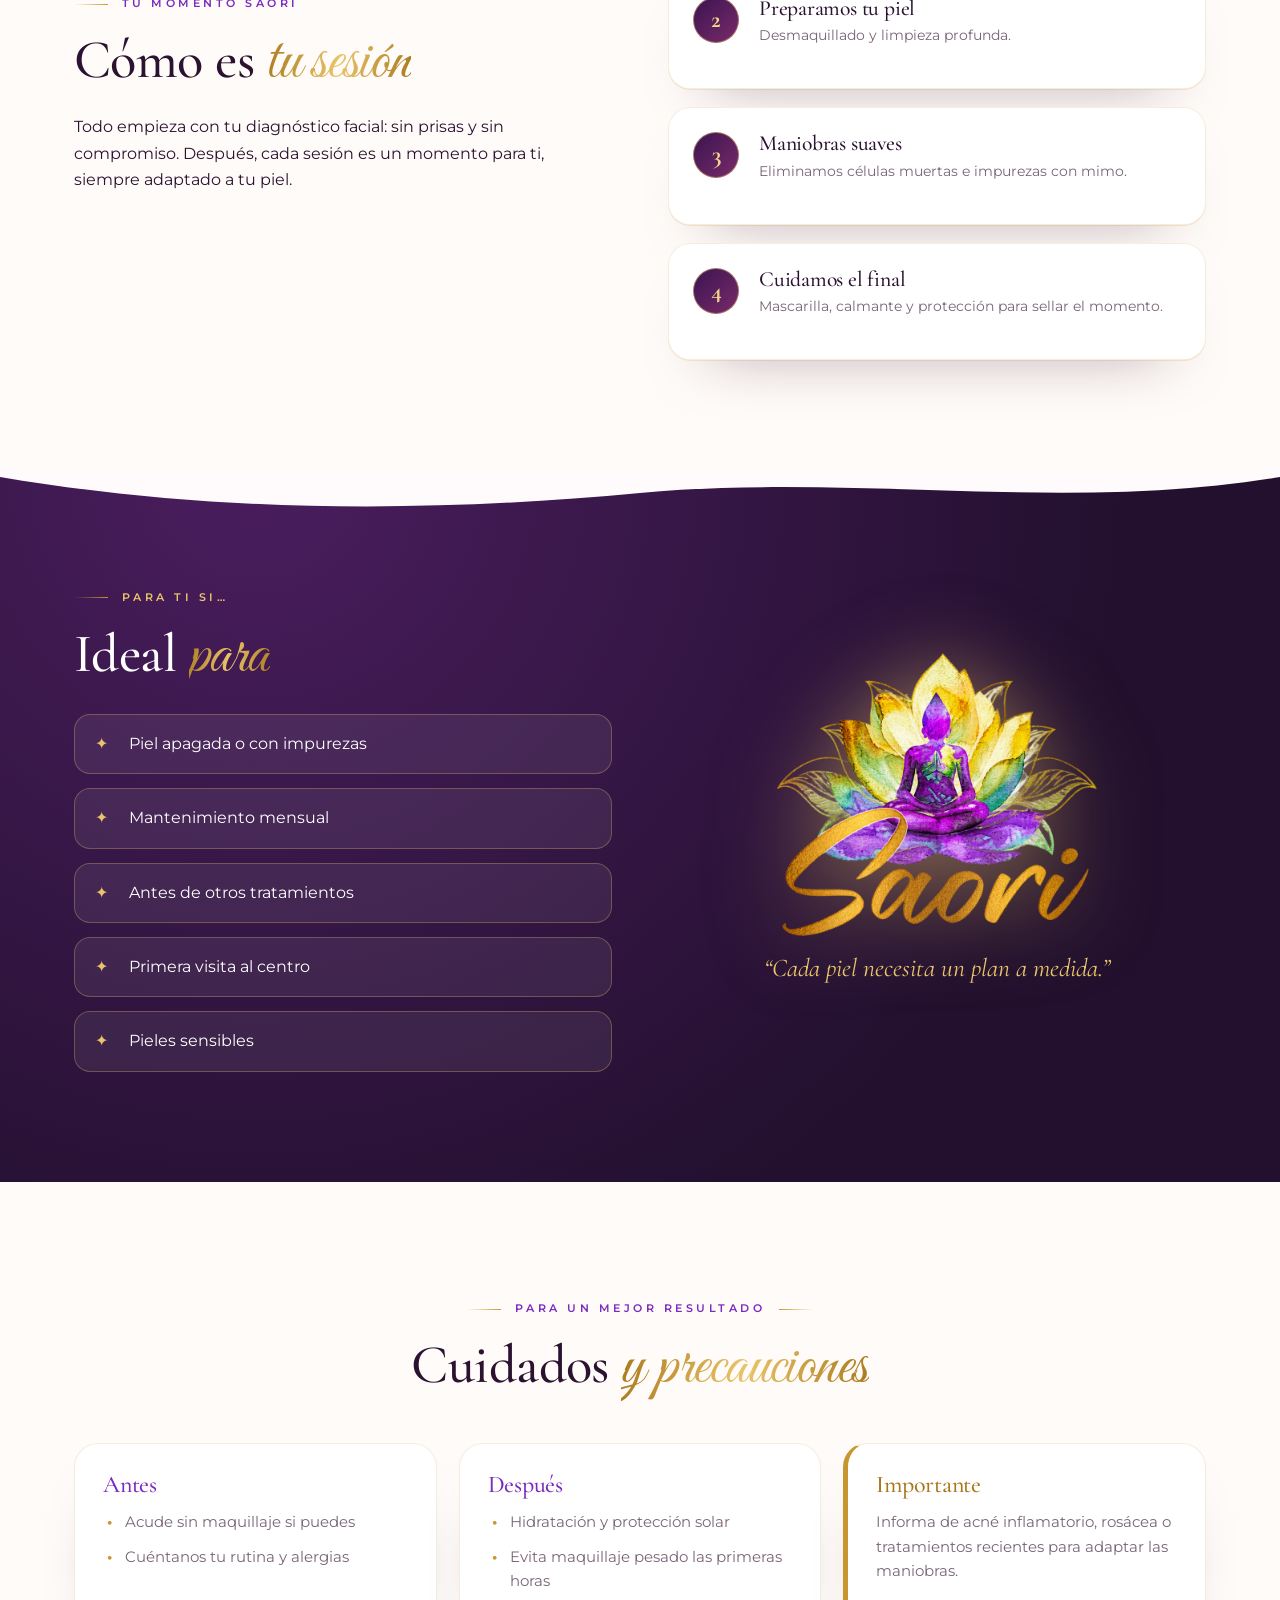
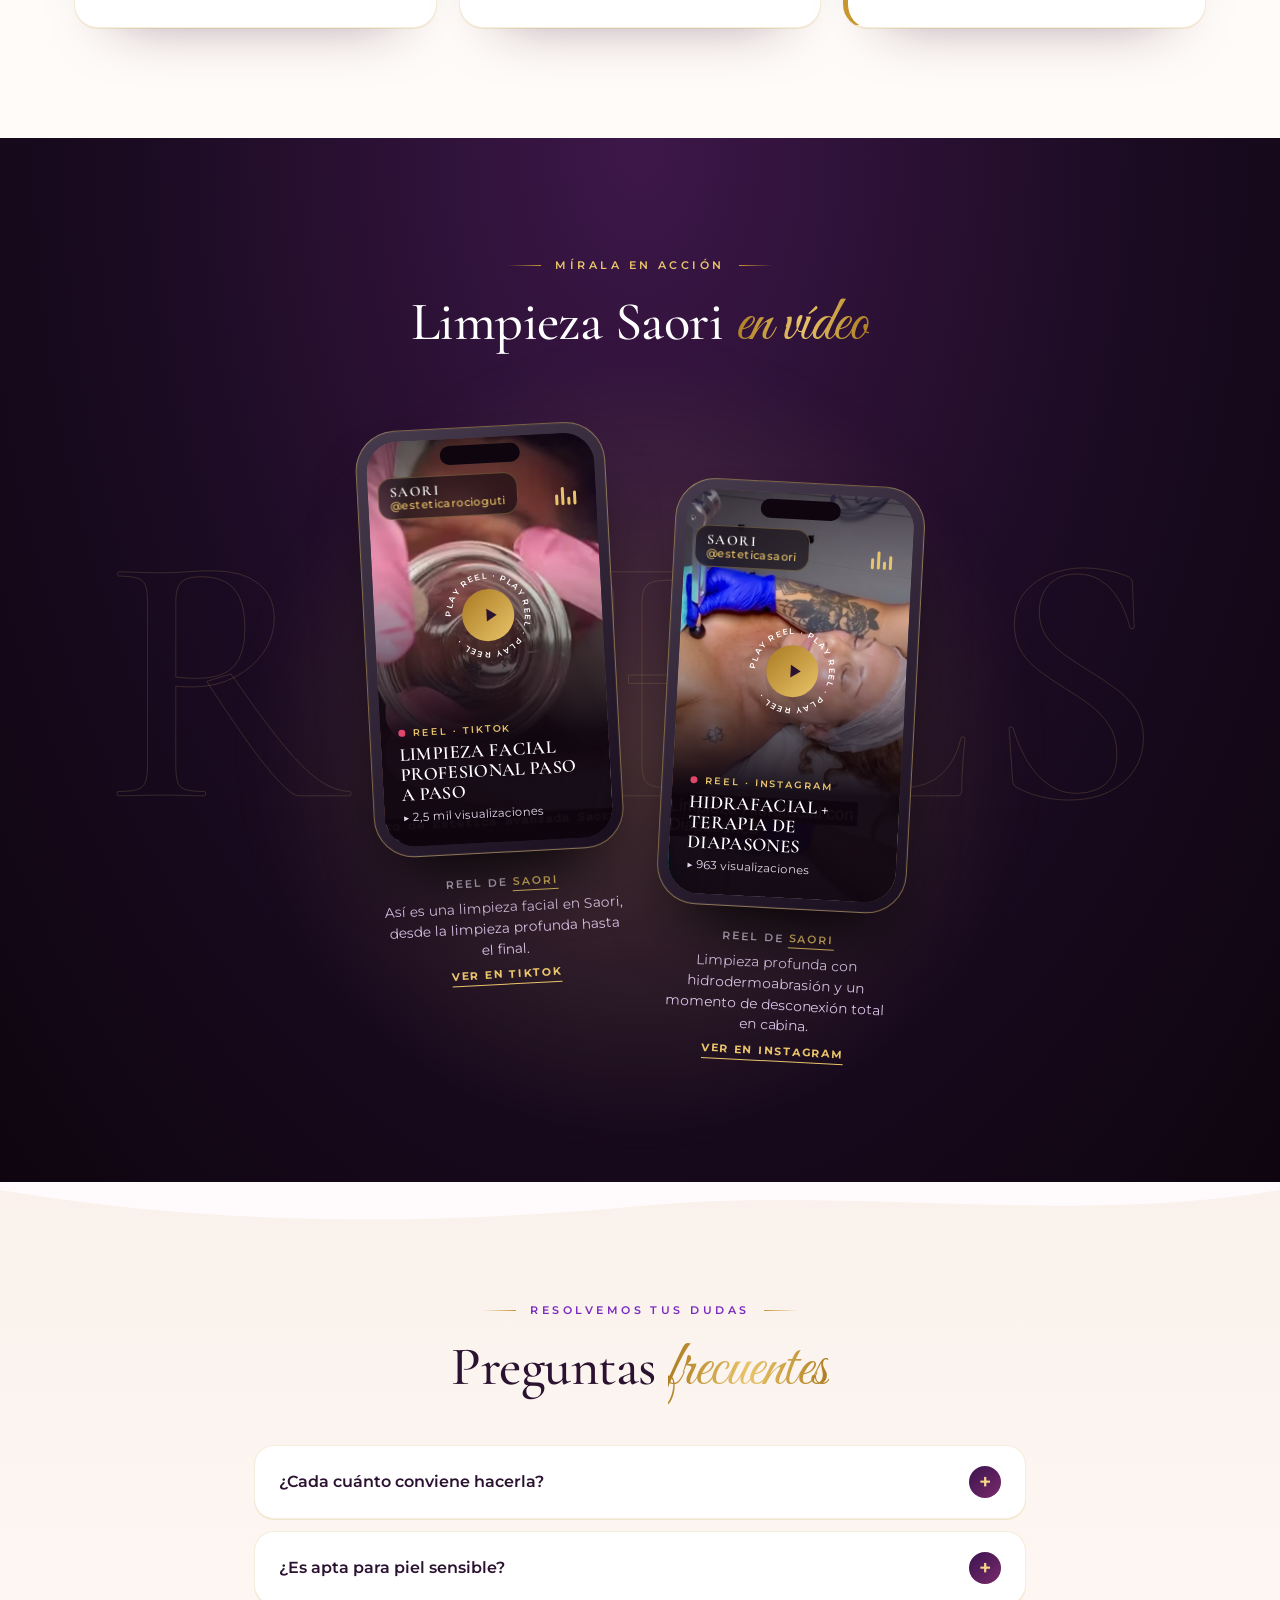
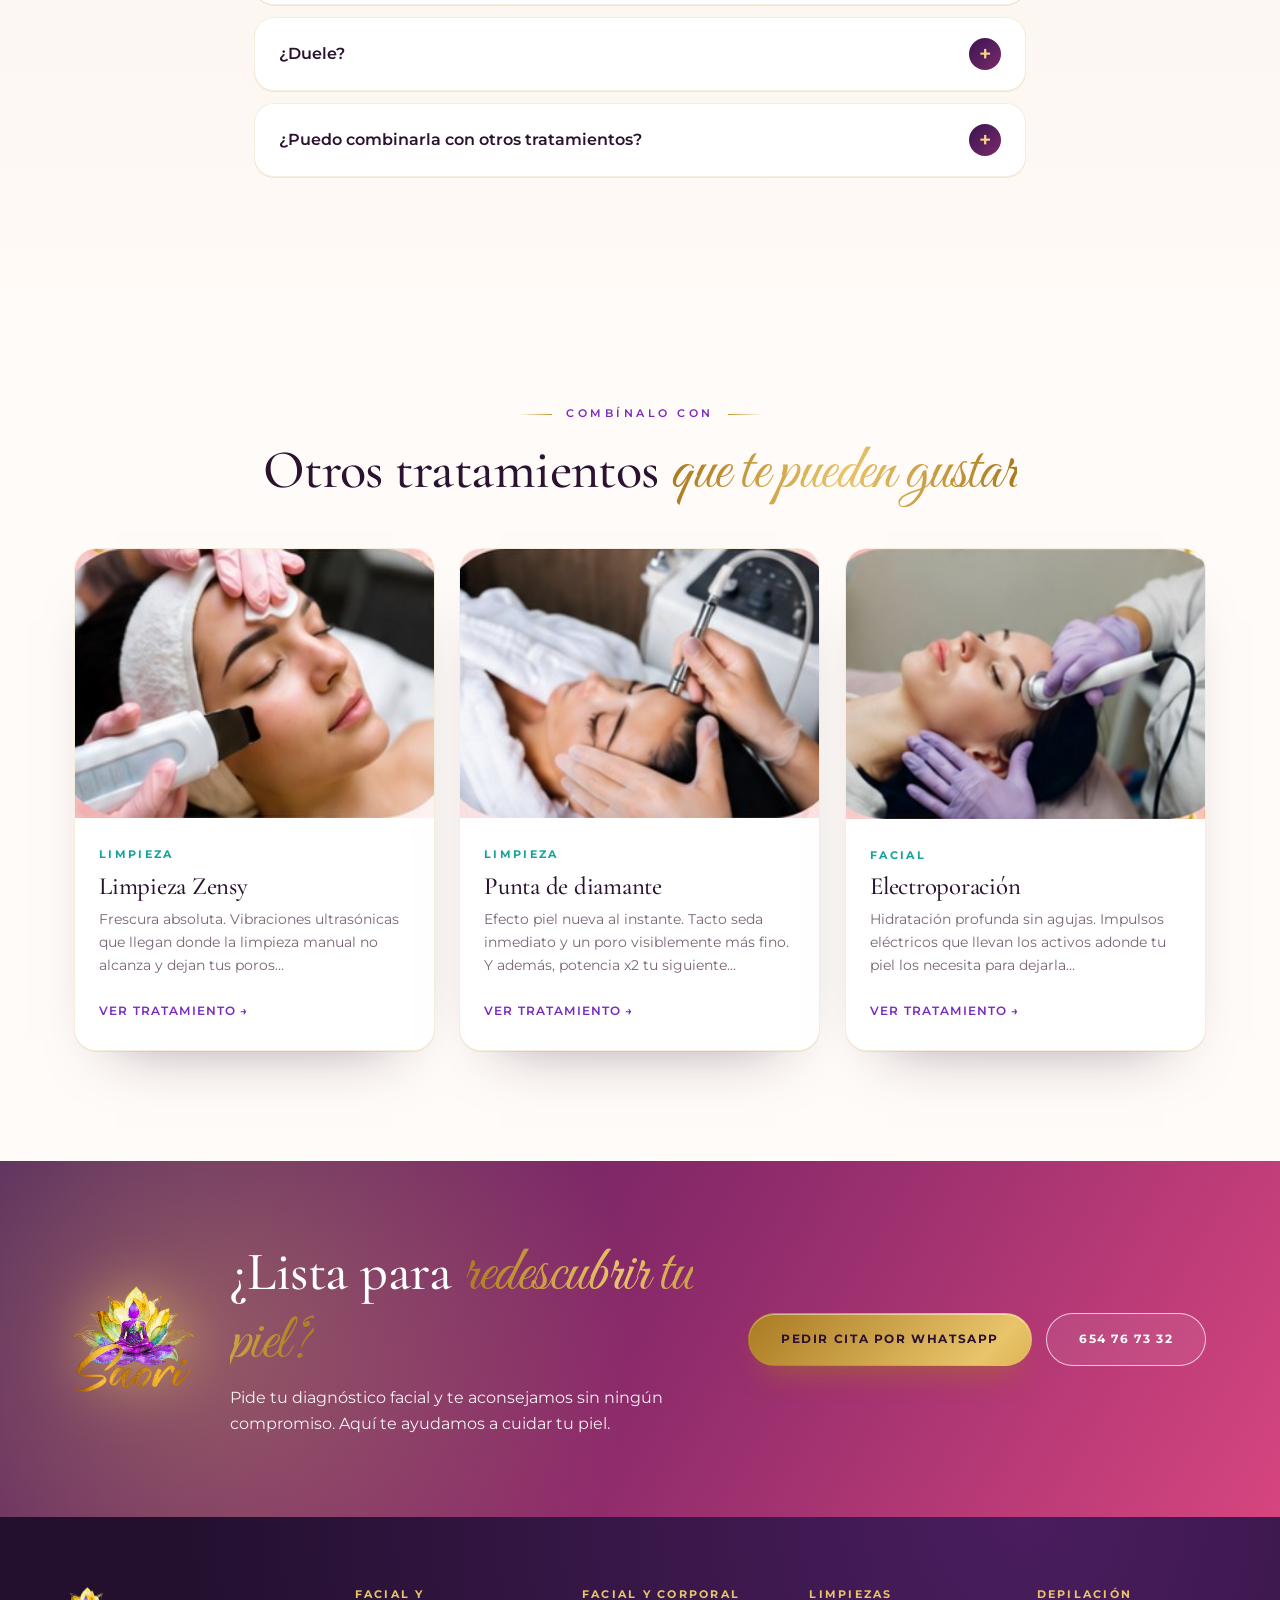
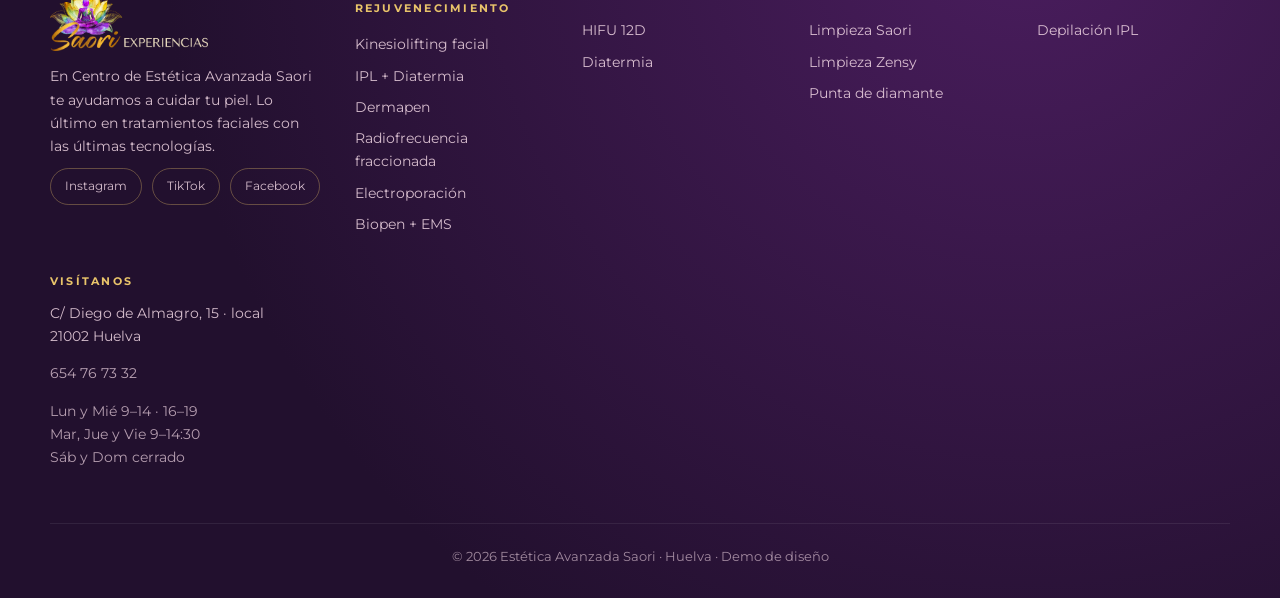
<file: limpieza-saori.html>
<!doctype html>
<html lang="es">
<head>
<meta charset="utf-8">
<meta name="viewport" content="width=device-width, initial-scale=1">
<title>Limpieza Saori en Huelva · Estética Avanzada Saori</title>
<meta name="description" content="El despertar de tu piel. Una limpieza de maniobras suaves que elimina lo que sobra para que tu piel respire y recupere su luz.">
<link rel="icon" href="assets/lotus-saori.png">
<meta name="theme-color" content="#1b0b22">
<link rel="canonical" href="https://sefiro888.github.io/saori-demo/limpieza-saori.html">
<meta property="og:type" content="website">
<meta property="og:site_name" content="Estética Avanzada Saori · Huelva">
<meta property="og:locale" content="es_ES">
<meta property="og:title" content="Limpieza Saori en Huelva · Estética Avanzada Saori">
<meta property="og:description" content="El despertar de tu piel. Una limpieza de maniobras suaves que elimina lo que sobra para que tu piel respire y recupere su luz.">
<meta property="og:url" content="https://sefiro888.github.io/saori-demo/limpieza-saori.html">
<meta property="og:image" content="https://sefiro888.github.io/saori-demo/assets/og-saori.jpg">
<meta property="og:image:width" content="1200">
<meta property="og:image:height" content="630">
<meta property="og:image:alt" content="Logo de Estética Avanzada Saori, Huelva">
<meta name="twitter:card" content="summary_large_image">
<meta name="twitter:title" content="Limpieza Saori en Huelva · Estética Avanzada Saori">
<meta name="twitter:description" content="El despertar de tu piel. Una limpieza de maniobras suaves que elimina lo que sobra para que tu piel respire y recupere su luz.">
<meta name="twitter:image" content="https://sefiro888.github.io/saori-demo/assets/og-saori.jpg">
<link rel="apple-touch-icon" href="assets/lotus-saori.png">

<link rel="preconnect" href="https://fonts.googleapis.com">
<link rel="preconnect" href="https://fonts.gstatic.com" crossorigin>
<link href="https://fonts.googleapis.com/css2?family=Cormorant+Garamond:ital,wght@0,500;0,600;0,700;1,500&family=Great+Vibes&family=Montserrat:wght@400;500;600;700&display=swap" rel="stylesheet">
<link rel="stylesheet" href="styles.css?v=1792570995">
<link rel="stylesheet" href="site.css?v=1792570995">
<link rel="stylesheet" href="extra.css?v=1792570995">
<link rel="stylesheet" href="premium.css?v=1792570995">
<link rel="stylesheet" href="viewer.css?v=1792570995">
<link rel="stylesheet" href="reelstyle.css?v=1792570995">
</head>
<body class="page-service">
<div class="progress" id="progress"></div>
<div class="site-top is-dark" id="siteTop">
  <div class="topbar" aria-label="Información destacada"><div class="ticker"><div class="ticker-track"><span>✦ Pide tu diagnóstico facial sin ningún compromiso</span><span>★ 5,0 en Google · 75 opiniones</span><span>✦ Edición limitada: Protocolo Dermapen Total Face &amp; Lips</span><span>✦ Depilación IPL desde 10 €</span><span>✦ C/ Diego de Almagro 15, local · Huelva</span><span>✦ HIFU 12D · Diatermia · Radiofrecuencia fraccionada</span><span>☎ 654 76 73 32</span><span>✦ Pide tu diagnóstico facial sin ningún compromiso</span><span>★ 5,0 en Google · 75 opiniones</span><span>✦ Edición limitada: Protocolo Dermapen Total Face &amp; Lips</span><span>✦ Depilación IPL desde 10 €</span><span>✦ C/ Diego de Almagro 15, local · Huelva</span><span>✦ HIFU 12D · Diatermia · Radiofrecuencia fraccionada</span><span>☎ 654 76 73 32</span></div></div></div>
  <header class="hdr" id="hdr"><div class="hdr-in">
    <a href="index.html" class="brand" aria-label="Inicio"><img class="lg-light" src="assets/logo.png" alt="Saori Experiencias"><img class="lg-dark" src="assets/logo-light.png" alt=""></a>
    <nav class="dnav" aria-label="Principal">
      <a href="index.html#diagnostico">Diagnóstico</a>
      <div class="has-mega" id="hasMega">
        <button class="mega-btn" aria-expanded="false" aria-haspopup="true">Tratamientos <svg width="11" height="11" viewBox="0 0 12 12"><path d="M2 4l4 4 4-4" fill="none" stroke="currentColor" stroke-width="1.8" stroke-linecap="round"/></svg></button>
        <div class="mega" role="menu"><div class="mega-in">
      <div class="mcols"><div class="mcol"><h4>Facial y rejuvenecimiento</h4><a class="mlink" style="--d:1" href="kinesiolifting-facial.html"><img src="assets/kinesio.jpg" alt="" loading="lazy"><span><b>Kinesiolifting facial</b><small>lifting manual</small></span></a><a class="mlink" style="--d:2" href="ipl-diatermia.html"><img src="assets/ipl.jpg" alt="" loading="lazy"><span><b>IPL + Diatermia</b><small>rejuvenecimiento integral</small></span></a><a class="mlink" style="--d:3" href="dermapen.html"><img src="assets/dermapen.jpg" alt="" loading="lazy"><span><b>Dermapen</b><small>microneedling</small></span></a><a class="mlink" style="--d:4" href="radiofrecuencia-fraccionada.html"><img src="assets/radiofrecuencia.jpg" alt="" loading="lazy"><span><b>Radiofrecuencia fraccionada</b><small>marcas y cicatrices</small></span></a><a class="mlink" style="--d:5" href="electroporacion.html"><img src="assets/electroporacion.jpg" alt="" loading="lazy"><span><b>Electroporación</b><small>sin agujas</small></span></a><a class="mlink" style="--d:6" href="biopen-ems.html"><img src="assets/biopen.jpg" alt="" loading="lazy"><span><b>Biopen + EMS</b><small>reafirmante</small></span></a></div><div class="mcol"><h4>Facial y corporal</h4><a class="mlink" style="--d:7" href="hifu-12d.html"><img src="assets/hifu.jpg" alt="" loading="lazy"><span><b>HIFU 12D</b><small>Facial y corporal</small></span></a><a class="mlink" style="--d:8" href="diatermia.html"><img src="assets/diatermia.jpg" alt="" loading="lazy"><span><b>Diatermia</b><small>Facial y corporal</small></span></a></div><div class="mcol"><h4>Limpiezas</h4><a class="mlink" style="--d:9" href="limpieza-saori.html"><img src="assets/limpieza-saori.jpg" alt="" loading="lazy"><span><b>Limpieza Saori</b><small>el despertar de la piel</small></span></a><a class="mlink" style="--d:10" href="limpieza-zensy.html"><img src="assets/limpieza-zensy.jpg" alt="" loading="lazy"><span><b>Limpieza Zensy</b><small>ultrasonidos</small></span></a><a class="mlink" style="--d:11" href="punta-de-diamante.html"><img src="assets/punta-diamante.jpg" alt="" loading="lazy"><span><b>Punta de diamante</b><small>piel nueva al instante</small></span></a></div><div class="mcol"><h4>Depilación</h4><a class="mlink" style="--d:12" href="depilacion-ipl.html"><img src="assets/depilacion.jpg" alt="" loading="lazy"><span><b>Depilación IPL</b><small>fotodepilación profesional</small></span></a></div></div>
      <a class="mfeat" href="https://wa.me/34654767332?text=Hola%2C%20quiero%20pedir%20mi%20diagn%C3%B3stico%20facial" target="_blank" rel="noopener">
        <img src="assets/emblema.jpg" alt="">
        <div><em>Todo empieza aquí</em><b>Diagnóstico facial</b><span>Sin ningún compromiso. Te aconsejamos el plan exacto para tu piel.</span><i>Reservar ahora →</i></div>
      </a></div></div>
      </div>
      <a href="index.html#reels">Reels</a>
      <a href="index.html#resultados">Resultados</a>
      <a href="depilacion-ipl.html">Depilación</a>
      <a href="index.html#opiniones">Opiniones</a>
      <a href="index.html#visitanos">Contacto</a>
    </nav>
    <a class="btn btn-gold hdr-cta" href="https://wa.me/34654767332?text=Hola%2C%20quiero%20pedir%20mi%20diagn%C3%B3stico%20facial" target="_blank" rel="noopener"><span>Pedir cita</span></a>
    <button class="burger" id="burger" aria-label="Abrir menú" aria-expanded="false"><span></span><span></span><span></span></button>
  </div></header>
</div>
<div class="mnav" id="mnav" aria-hidden="true">
  <div class="mnav-in">
    <a href="index.html#diagnostico" style="--i:1">Diagnóstico</a>
    <button class="m-acc" id="mAcc" style="--i:2" aria-expanded="false">Tratamientos <i>+</i></button>
    <div class="m-panel" id="mPanel"><div><p class="m-sub">Facial y rejuvenecimiento</p><a href="kinesiolifting-facial.html">Kinesiolifting facial</a><a href="ipl-diatermia.html">IPL + Diatermia</a><a href="dermapen.html">Dermapen</a><a href="radiofrecuencia-fraccionada.html">Radiofrecuencia fraccionada</a><a href="electroporacion.html">Electroporación</a><a href="biopen-ems.html">Biopen + EMS</a><p class="m-sub">Facial y corporal</p><a href="hifu-12d.html">HIFU 12D</a><a href="diatermia.html">Diatermia</a><p class="m-sub">Limpiezas</p><a href="limpieza-saori.html">Limpieza Saori</a><a href="limpieza-zensy.html">Limpieza Zensy</a><a href="punta-de-diamante.html">Punta de diamante</a><p class="m-sub">Depilación</p><a href="depilacion-ipl.html">Depilación IPL</a></div></div>
    <a href="index.html#reels" style="--i:3">Reels</a>
    <a href="index.html#resultados" style="--i:3">Resultados</a>
    <a href="depilacion-ipl.html" style="--i:4">Depilación</a>
    <a href="index.html#opiniones" style="--i:5">Opiniones</a>
    <a href="index.html#visitanos" style="--i:6">Contacto</a>
    <a class="btn btn-gold m-cta" href="https://wa.me/34654767332?text=Hola%2C%20quiero%20pedir%20mi%20diagn%C3%B3stico%20facial" target="_blank" rel="noopener" style="--i:7">Pedir mi diagnóstico</a>
    <p class="m-contact" style="--i:8">☎ 654 76 73 32 · C/ Diego de Almagro 15, Huelva</p>
  </div>
</div>
<main>
<section class="shero">
  <div class="shero-bg" style="background-image:url(assets/limpieza-saori.jpg)"></div>
  <div class="shero-ov"></div>
  <canvas id="sparkles" aria-hidden="true"></canvas>
  <div class="shero-in">
    <div class="shero-text">
      <nav class="crumbs" aria-label="Migas"><a href="index.html">Inicio</a><i>/</i><a href="index.html#tratamientos">Tratamientos</a><i>/</i><span>Limpieza Saori</span></nav>
      <span class="pill">Limpieza</span>
      <p class="eyebrow gold">El despertar de la piel</p>
      <h1>Limpieza Saori<span class="script">el despertar de la piel</span></h1>
      <p class="lead">El despertar de tu piel. Una limpieza de maniobras suaves que elimina lo que sobra para que tu piel respire y recupere su luz.</p>
      <div class="schips"><span>Maniobras suaves</span><span>Oxigena la piel</span><span>Luminosidad</span></div>
      <div class="hero-actions"><a class="btn btn-gold" href="https://wa.me/34654767332?text=Hola%2C%20me%20interesa%20Limpieza%20Saori.%20%C2%BFMe%20pod%C3%A9is%20dar%20informaci%C3%B3n%20y%20cita%3F" target="_blank" rel="noopener">Pedir cita</a><a class="btn btn-light" href="#que-es">Saber más ↓</a></div>
    </div>
    <div class="shero-photo"><div class="arch"><img src="assets/limpieza-saori.jpg" alt="Limpieza Saori"></div>
      <span class="float f1">★ 5,0 · 75 opiniones</span><span class="float f2">Diagnóstico sin compromiso</span></div>
  </div>
</section>
<div class="factbar"><div class="wrap facts"><div class="fact"><small>Zona</small><b>Rostro y cuello</b></div><div class="fact"><small>Técnica</small><b>Maniobras suaves</b></div><div class="fact"><small>Efecto</small><b>Luminosidad inmediata</b></div><div class="fact"><small>Ideal para</small><b>Todos los tipos de piel</b></div></div></div>
<nav class="subnav" id="subnav" aria-label="En esta página"><div class="wrap">
  <a href="#que-es">Qué es</a><a href="#beneficios">Beneficios</a><a href="#especial">Detalle</a><a href="#proceso">Proceso</a><a href="#ideal">Ideal para</a><a href="#cuidados">Cuidados</a><a href="#reels">Vídeos</a><a href="#faq">Preguntas</a>
</div></nav>

<section class="sec" id="que-es"><div class="wrap two">
  <div class="reveal"><p class="eyebrow">Conócelo</p><h2>¿Qué es <span class="script">Limpieza Saori?</span></h2><p>El despertar de la piel: una limpieza facial con maniobras suaves que elimina células muertas e impurezas, para que tu piel se oxigene y recupere su luminosidad.</p><p>Es el mejor primer paso en Saori, y una forma preciosa de conocernos mientras hacemos tu diagnóstico facial.</p>
    <a class="btn btn-gold" href="https://wa.me/34654767332?text=Hola%2C%20me%20interesa%20Limpieza%20Saori.%20%C2%BFMe%20pod%C3%A9is%20dar%20informaci%C3%B3n%20y%20cita%3F" target="_blank" rel="noopener">Quiero información</a></div>
  <div class="reveal photo-card tall"><img src="assets/limpieza-saori.jpg" alt="Limpieza Saori"><span class="photo-tag">Limpieza</span></div>
</div></section>

<section class="sec tint" id="beneficios"><div class="wrap">
  <div class="head reveal"><p class="eyebrow">Por qué elegirlo</p><h2>Beneficios <span class="script">visibles</span></h2></div>
  <div class="bens"><div class="ben reveal"><span class="ben-n">01</span><h3>Elimina impurezas</h3><p>Retira impurezas y células muertas.</p></div><div class="ben reveal"><span class="ben-n">02</span><h3>Oxigena</h3><p>La piel respira y se revitaliza.</p></div><div class="ben reveal"><span class="ben-n">03</span><h3>Recupera luminosidad</h3><p>Un rostro más fresco y luminoso.</p></div><div class="ben reveal"><span class="ben-n">04</span><h3>Suave y relajante</h3><p>Maniobras agradables y calmantes.</p></div><div class="ben reveal"><span class="ben-n">05</span><h3>Prepara la piel</h3><p>Mejora la absorción de tratamientos posteriores.</p></div><div class="ben reveal"><span class="ben-n">06</span><h3>Diagnóstico incluido</h3><p>Aprovechamos para valorar tu piel.</p></div></div>
</div></section>

<section class="sec alt" id="especial"><div class="wrap two">
      <div class="reveal"><p class="eyebrow">Lo que debes saber</p><h2>Primer paso de tu protocolo</h2><p class="lead2">Una limpieza profunda y respetuosa deja tu piel lista para recibir cualquier otro tratamiento. Y ella te lo agradece.</p><ul class="checks"><li>Perfecta como tratamiento de mantenimiento</li><li>Base para dermapen, IPL o electroporación</li><li>Diagnóstico facial personalizado</li><li>Piel fresca desde la primera sesión</li></ul></div>
      <div class="reveal photo-card"><img src="assets/limpieza-saori.jpg" alt="Limpieza Saori"><span class="photo-tag">Limpieza Saori</span></div>
    </div></section>

<section class="sec" id="proceso"><div class="wrap two">
  <div class="reveal"><p class="eyebrow">Tu momento Saori</p><h2>Cómo es <span class="script">tu sesión</span></h2>
    <p>Todo empieza con tu diagnóstico facial: sin prisas y sin compromiso. Después, cada sesión es un momento para ti, siempre adaptado a tu piel.</p></div>
  <ol class="steps"><li class="reveal"><span>1</span><div><h3>Te escuchamos</h3><p>Charlamos y miramos tu tipo de piel y lo que necesita.</p></div></li><li class="reveal"><span>2</span><div><h3>Preparamos tu piel</h3><p>Desmaquillado y limpieza profunda.</p></div></li><li class="reveal"><span>3</span><div><h3>Maniobras suaves</h3><p>Eliminamos células muertas e impurezas con mimo.</p></div></li><li class="reveal"><span>4</span><div><h3>Cuidamos el final</h3><p>Mascarilla, calmante y protección para sellar el momento.</p></div></li></ol>
</div></section>

<section class="sec dark" id="ideal"><div class="wrap two">
  <div class="reveal"><p class="eyebrow gold">Para ti si…</p><h2>Ideal <span class="script">para</span></h2><ul class="ideal"><li>Piel apagada o con impurezas</li><li>Mantenimiento mensual</li><li>Antes de otros tratamientos</li><li>Primera visita al centro</li><li>Pieles sensibles</li></ul></div>
  <div class="reveal ideal-img"><img src="assets/lotus-saori.png" alt=""><p>“Cada piel necesita un plan a medida.”</p></div>
</div></section>

<section class="sec" id="cuidados"><div class="wrap">
  <div class="head reveal"><p class="eyebrow">Para un mejor resultado</p><h2>Cuidados <span class="script">y precauciones</span></h2></div>
  <div class="care3">
    <div class="care reveal"><h3>Antes</h3><ul><li>Acude sin maquillaje si puedes</li><li>Cuéntanos tu rutina y alergias</li></ul></div>
    <div class="care reveal"><h3>Después</h3><ul><li>Hidratación y protección solar</li><li>Evita maquillaje pesado las primeras horas</li></ul></div>
    <div class="care warn reveal"><h3>Importante</h3><p>Informa de acné inflamatorio, rosácea o tratamientos recientes para adaptar las maniobras.</p></div>
  </div>
</div></section>

<section class="sec reels-sec" id="reels"><span class="reel-bg-text" aria-hidden="true">REELS</span><div class="wrap">
  <div class="head reveal"><p class="eyebrow">Mírala en acción</p><h2>Limpieza Saori <span class="script">en vídeo</span></h2></div>
  <div class="reels-grid reel-row n2"><figure class="reel tilt-l" data-net="tt" data-open="https://www.tiktok.com/embed/v2/7500606931984272662" data-link="https://www.tiktok.com/@esteticarocioguti/video/7500606931984272662" data-title="Limpieza facial profesional paso a paso">
  <div class="phone">
    <span class="phone-notch" aria-hidden="true"></span>
    <span class="reel-credit"><b>Saori</b><i>@esteticarocioguti</i></span>
    <button type="button" class="reel-play" aria-label="Reproducir el reel: Limpieza facial profesional paso a paso">
      <img src="assets/reels/tt-limpieza.jpg" alt="" loading="lazy">
      <span class="reel-ring" aria-hidden="true"><svg viewBox="0 0 120 120"><defs><path id="rcttlimpieza" d="M60,60 m-46,0 a46,46 0 1,1 92,0 a46,46 0 1,1 -92,0"/></defs><text><textPath href="#rcttlimpieza">PLAY REEL · PLAY REEL · PLAY REEL · </textPath></text></svg><i><svg viewBox="0 0 24 24" fill="currentColor"><path d="M8 5v14l11-7z"/></svg></i></span>
      <span class="reel-eq" aria-hidden="true"><b></b><b></b><b></b><b></b></span>
      <span class="reel-meta"><em><i class="rec"></i> Reel · TikTok</em><strong>Limpieza facial profesional paso a paso</strong><small>▶ 2,5 mil visualizaciones</small></span>
    </button>
  </div>
  <figcaption><strong class="reel-by">Reel de <a href="https://www.tiktok.com/@esteticarocioguti/video/7500606931984272662" target="_blank" rel="noopener">Saori</a></strong><span>Así es una limpieza facial en Saori, desde la limpieza profunda hasta el final.</span>
    <a class="link-arrow" href="https://www.tiktok.com/@esteticarocioguti/video/7500606931984272662" target="_blank" rel="noopener">Ver en TikTok</a></figcaption>
</figure><figure class="reel tilt-r" data-net="ig" data-open="https://www.instagram.com/reel/DdYfY8LuBi1/embed/" data-link="https://www.instagram.com/reel/DdYfY8LuBi1/" data-title="Hidrafacial + terapia de diapasones">
  <div class="phone">
    <span class="phone-notch" aria-hidden="true"></span>
    <span class="reel-credit"><b>Saori</b><i>@esteticasaori</i></span>
    <button type="button" class="reel-play" aria-label="Reproducir el reel: Hidrafacial + terapia de diapasones">
      <img src="assets/reels/ig-hidrafacial.jpg" alt="" loading="lazy">
      <span class="reel-ring" aria-hidden="true"><svg viewBox="0 0 120 120"><defs><path id="rcighidrafacial" d="M60,60 m-46,0 a46,46 0 1,1 92,0 a46,46 0 1,1 -92,0"/></defs><text><textPath href="#rcighidrafacial">PLAY REEL · PLAY REEL · PLAY REEL · </textPath></text></svg><i><svg viewBox="0 0 24 24" fill="currentColor"><path d="M8 5v14l11-7z"/></svg></i></span>
      <span class="reel-eq" aria-hidden="true"><b></b><b></b><b></b><b></b></span>
      <span class="reel-meta"><em><i class="rec"></i> Reel · Instagram</em><strong>Hidrafacial + terapia de diapasones</strong><small>▶ 963 visualizaciones</small></span>
    </button>
  </div>
  <figcaption><strong class="reel-by">Reel de <a href="https://www.instagram.com/reel/DdYfY8LuBi1/" target="_blank" rel="noopener">Saori</a></strong><span>Limpieza profunda con hidrodermoabrasión y un momento de desconexión total en cabina.</span>
    <a class="link-arrow" href="https://www.instagram.com/reel/DdYfY8LuBi1/" target="_blank" rel="noopener">Ver en Instagram</a></figcaption>
</figure></div></div></section>

<section class="sec tint" id="faq"><div class="wrap narrow">
  <div class="head reveal"><p class="eyebrow">Resolvemos tus dudas</p><h2>Preguntas <span class="script">frecuentes</span></h2></div>
  <div class="faqs"><div class="faq reveal"><button class="faq-q" aria-expanded="false"><span>¿Cada cuánto conviene hacerla?</span><i>+</i></button><div class="faq-a"><div><p>Lo recomendamos según tu tipo de piel; en el diagnóstico te damos una pauta personalizada.</p></div></div></div><div class="faq reveal"><button class="faq-q" aria-expanded="false"><span>¿Es apta para piel sensible?</span><i>+</i></button><div class="faq-a"><div><p>Sí, adaptamos las maniobras y los productos a tu sensibilidad.</p></div></div></div><div class="faq reveal"><button class="faq-q" aria-expanded="false"><span>¿Duele?</span><i>+</i></button><div class="faq-a"><div><p>No, son maniobras suaves y relajantes.</p></div></div></div><div class="faq reveal"><button class="faq-q" aria-expanded="false"><span>¿Puedo combinarla con otros tratamientos?</span><i>+</i></button><div class="faq-a"><div><p>Es la base perfecta para cualquier protocolo.</p></div></div></div></div>
</div></section>

<section class="sec"><div class="wrap">
  <div class="head reveal"><p class="eyebrow">Combínalo con</p><h2>Otros tratamientos <span class="script">que te pueden gustar</span></h2></div>
  <div class="grid"><a class="card tilt" href="limpieza-zensy.html"><img src="assets/limpieza-zensy.jpg" alt="Limpieza Zensy" loading="lazy"><div class="card-b"><span class="tag">Limpieza</span><h3>Limpieza Zensy</h3><p>Frescura absoluta. Vibraciones ultrasónicas que llegan donde la limpieza manual no alcanza y dejan tus poros…</p><span class="more">Ver tratamiento →</span></div></a><a class="card tilt" href="punta-de-diamante.html"><img src="assets/punta-diamante.jpg" alt="Punta de diamante" loading="lazy"><div class="card-b"><span class="tag">Limpieza</span><h3>Punta de diamante</h3><p>Efecto piel nueva al instante. Tacto seda inmediato y un poro visiblemente más fino. Y además, potencia x2 tu siguiente…</p><span class="more">Ver tratamiento →</span></div></a><a class="card tilt" href="electroporacion.html"><img src="assets/electroporacion.jpg" alt="Electroporación" loading="lazy"><div class="card-b"><span class="tag">Facial</span><h3>Electroporación</h3><p>Hidratación profunda sin agujas. Impulsos eléctricos que llevan los activos adonde tu piel los necesita para dejarla…</p><span class="more">Ver tratamiento →</span></div></a></div>
</div></section>

<section class="cta"><div class="wrap cta-in reveal">
  <img src="assets/lotus-saori.png" alt="">
  <div><h2>¿Lista para <span class="script">redescubrir tu piel?</span></h2><p>Pide tu diagnóstico facial y te aconsejamos sin ningún compromiso. Aquí te ayudamos a cuidar tu piel.</p></div>
  <div class="hero-actions"><a class="btn btn-gold" href="https://wa.me/34654767332?text=Hola%2C%20me%20interesa%20Limpieza%20Saori.%20%C2%BFMe%20pod%C3%A9is%20dar%20informaci%C3%B3n%20y%20cita%3F" target="_blank" rel="noopener">Pedir cita por WhatsApp</a><a class="btn btn-light" href="tel:+34654767332">654 76 73 32</a></div>
</div></section>
</main>
<footer class="footer">
  <div class="foot-in">
    <div class="foot-brand"><img src="assets/logo-light.png" alt="Saori Experiencias">
      <p>En Centro de Estética Avanzada Saori te ayudamos a cuidar tu piel. Lo último en tratamientos faciales con las últimas tecnologías.</p>
      <div class="foot-soc"><a href="https://www.instagram.com/esteticasaori/" target="_blank" rel="noopener">Instagram</a><a href="https://www.tiktok.com/@esteticarocioguti" target="_blank" rel="noopener">TikTok</a><a href="https://www.facebook.com/esteticasaorihuelva" target="_blank" rel="noopener">Facebook</a></div></div>
    <div><h4>Facial y rejuvenecimiento</h4><a href="kinesiolifting-facial.html">Kinesiolifting facial</a><a href="ipl-diatermia.html">IPL + Diatermia</a><a href="dermapen.html">Dermapen</a><a href="radiofrecuencia-fraccionada.html">Radiofrecuencia fraccionada</a><a href="electroporacion.html">Electroporación</a><a href="biopen-ems.html">Biopen + EMS</a></div><div><h4>Facial y corporal</h4><a href="hifu-12d.html">HIFU 12D</a><a href="diatermia.html">Diatermia</a></div><div><h4>Limpiezas</h4><a href="limpieza-saori.html">Limpieza Saori</a><a href="limpieza-zensy.html">Limpieza Zensy</a><a href="punta-de-diamante.html">Punta de diamante</a></div><div><h4>Depilación</h4><a href="depilacion-ipl.html">Depilación IPL</a></div>
    <div><h4>Visítanos</h4><p>C/ Diego de Almagro, 15 · local<br>21002 Huelva</p><p><a href="tel:+34654767332">654 76 73 32</a></p>
      <p class="foot-h">Lun y Mié 9–14 · 16–19<br>Mar, Jue y Vie 9–14:30<br>Sáb y Dom cerrado</p></div>
  </div>
  <small>© <span id="yr"></span> Estética Avanzada Saori · Huelva · Demo de diseño</small>
</footer>
<a class="wa-float" href="https://wa.me/34654767332?text=Hola%2C%20quiero%20pedir%20mi%20diagn%C3%B3stico%20facial" target="_blank" rel="noopener" aria-label="WhatsApp">
  <svg viewBox="0 0 32 32" width="30" height="30" fill="#fff"><path d="M16 3a13 13 0 0 0-11 19.8L3 29l6.4-2A13 13 0 1 0 16 3zm0 2.4a10.6 10.6 0 1 1-5.6 19.6l-.4-.2-3.8 1.2 1.2-3.7-.3-.4A10.6 10.6 0 0 1 16 5.4zm-3.7 5.2c-.3 0-.7.1-1 .5-.4.4-1.4 1.4-1.4 3.3s1.4 3.8 1.6 4.1c.2.3 2.8 4.4 6.9 6 3.4 1.3 4.1 1 4.8.9.8-.1 2.4-1 2.7-2 .3-.9.3-1.7.2-1.9-.1-.2-.4-.3-.8-.5l-2.5-1.2c-.3-.1-.6-.2-.8.2-.3.4-1 1.2-1.2 1.4-.2.2-.4.3-.8.1-.4-.2-1.6-.6-3-1.9-1.1-1-1.9-2.3-2.1-2.7-.2-.4 0-.6.2-.8l.6-.7c.2-.2.2-.4.4-.6.1-.2.1-.5 0-.7l-1.1-2.7c-.3-.7-.6-.6-.8-.6z"/></svg>
</a>
<script src="app.js?v=1792570995"></script>
<script src="premium.js?v=1792570995"></script>
<script src="viewer.js?v=1792570995"></script>
</body></html>
</file>
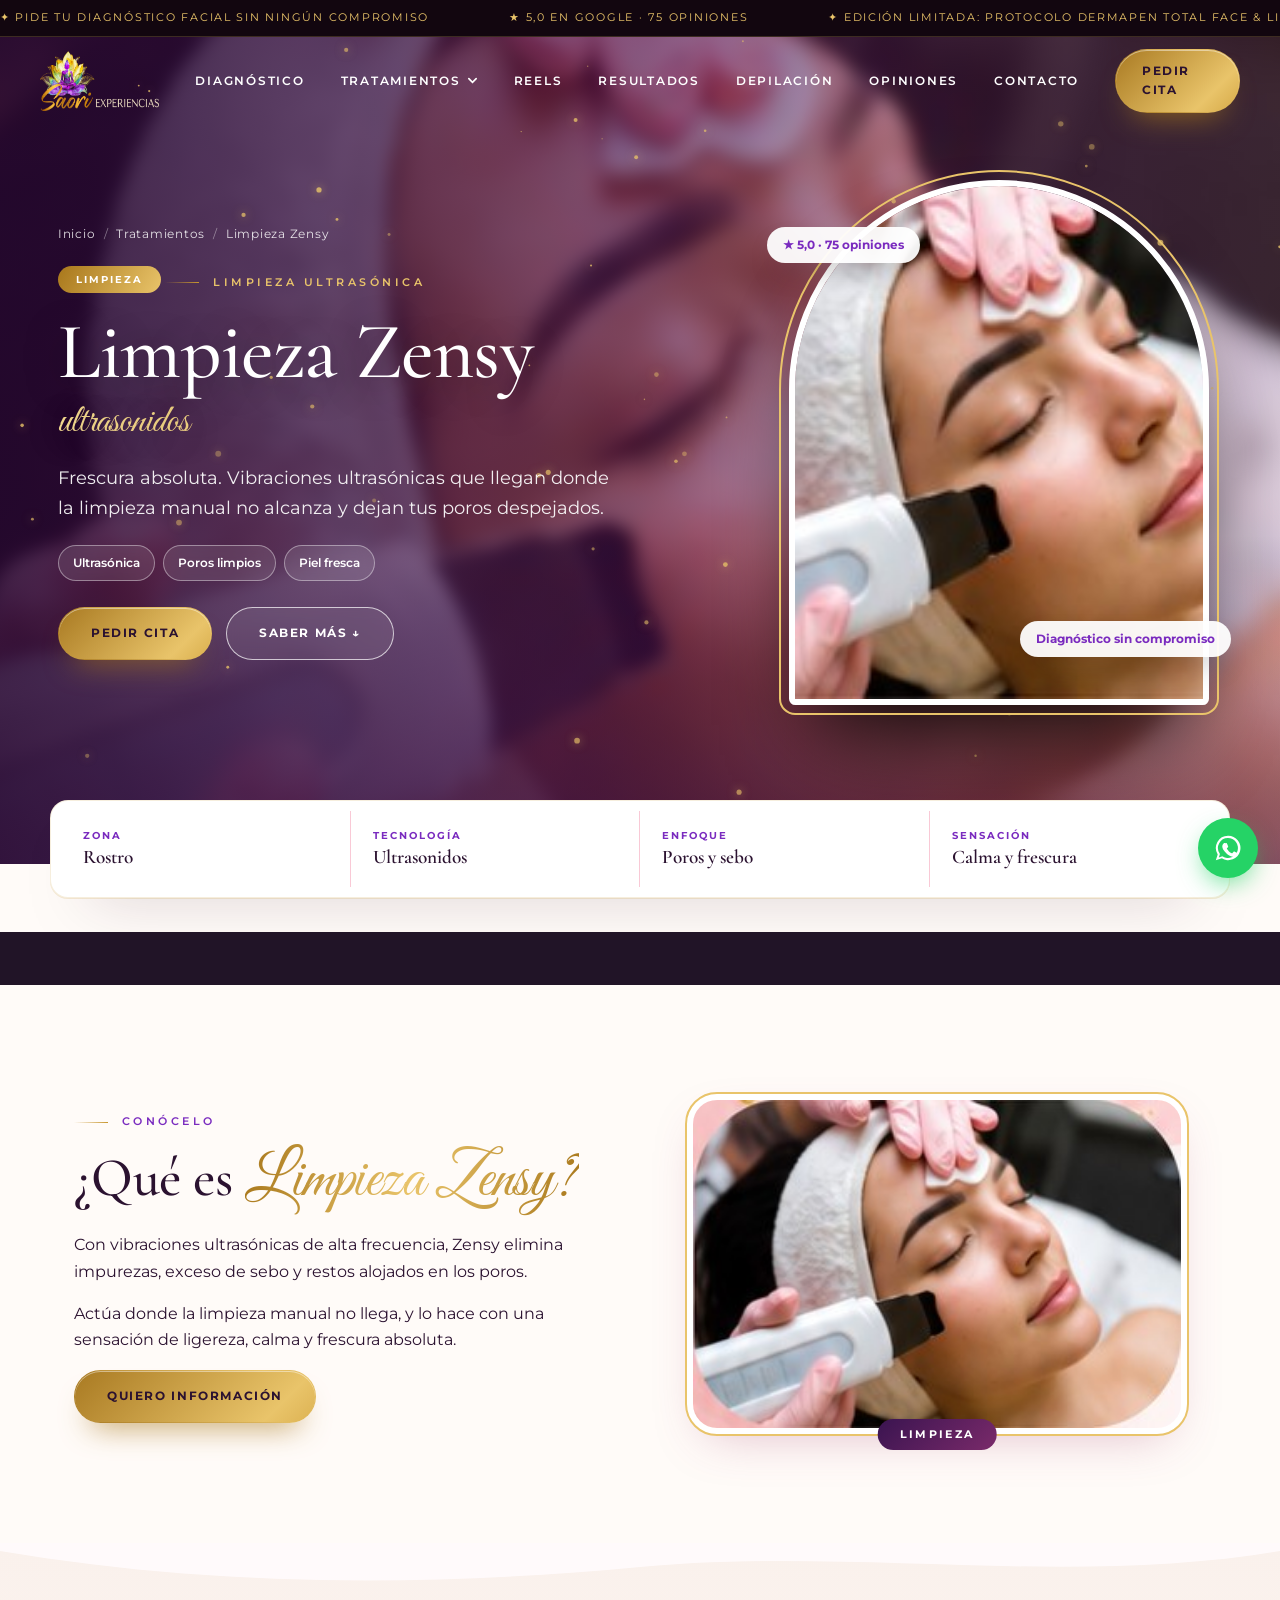
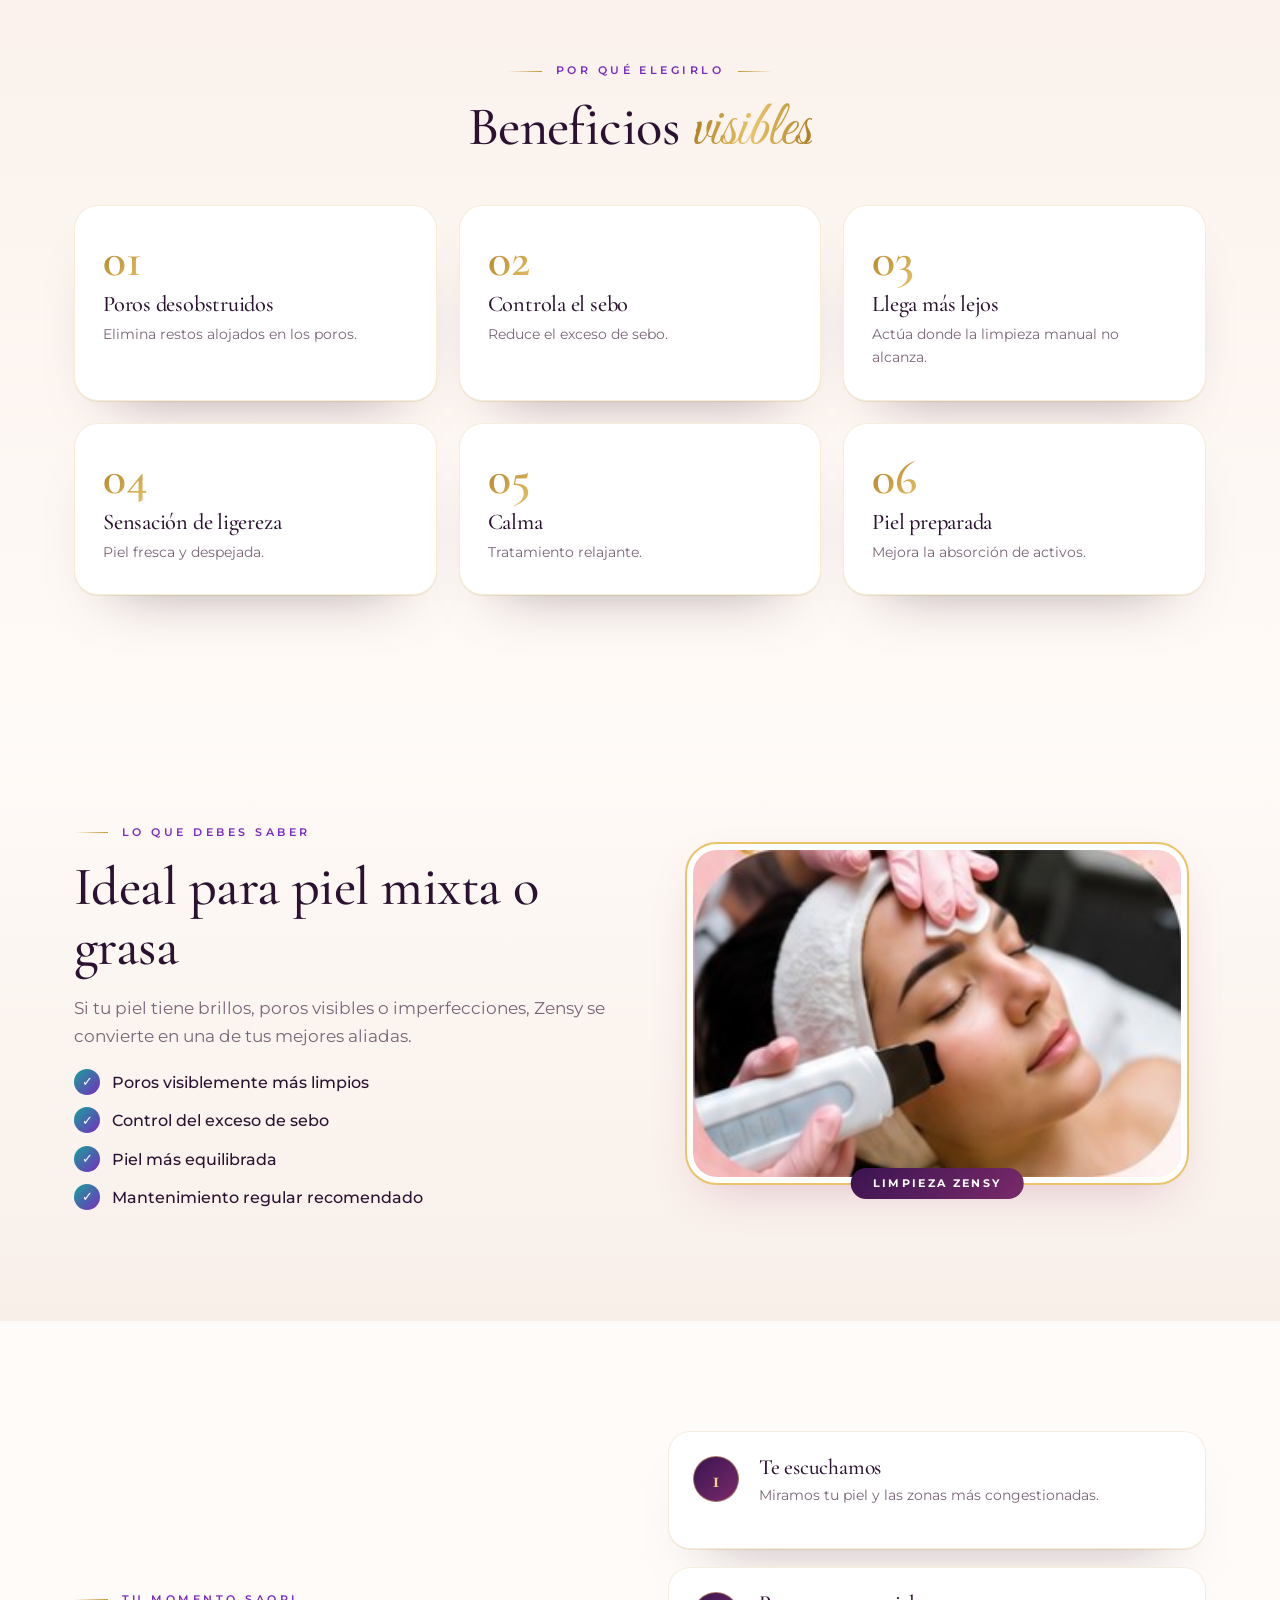
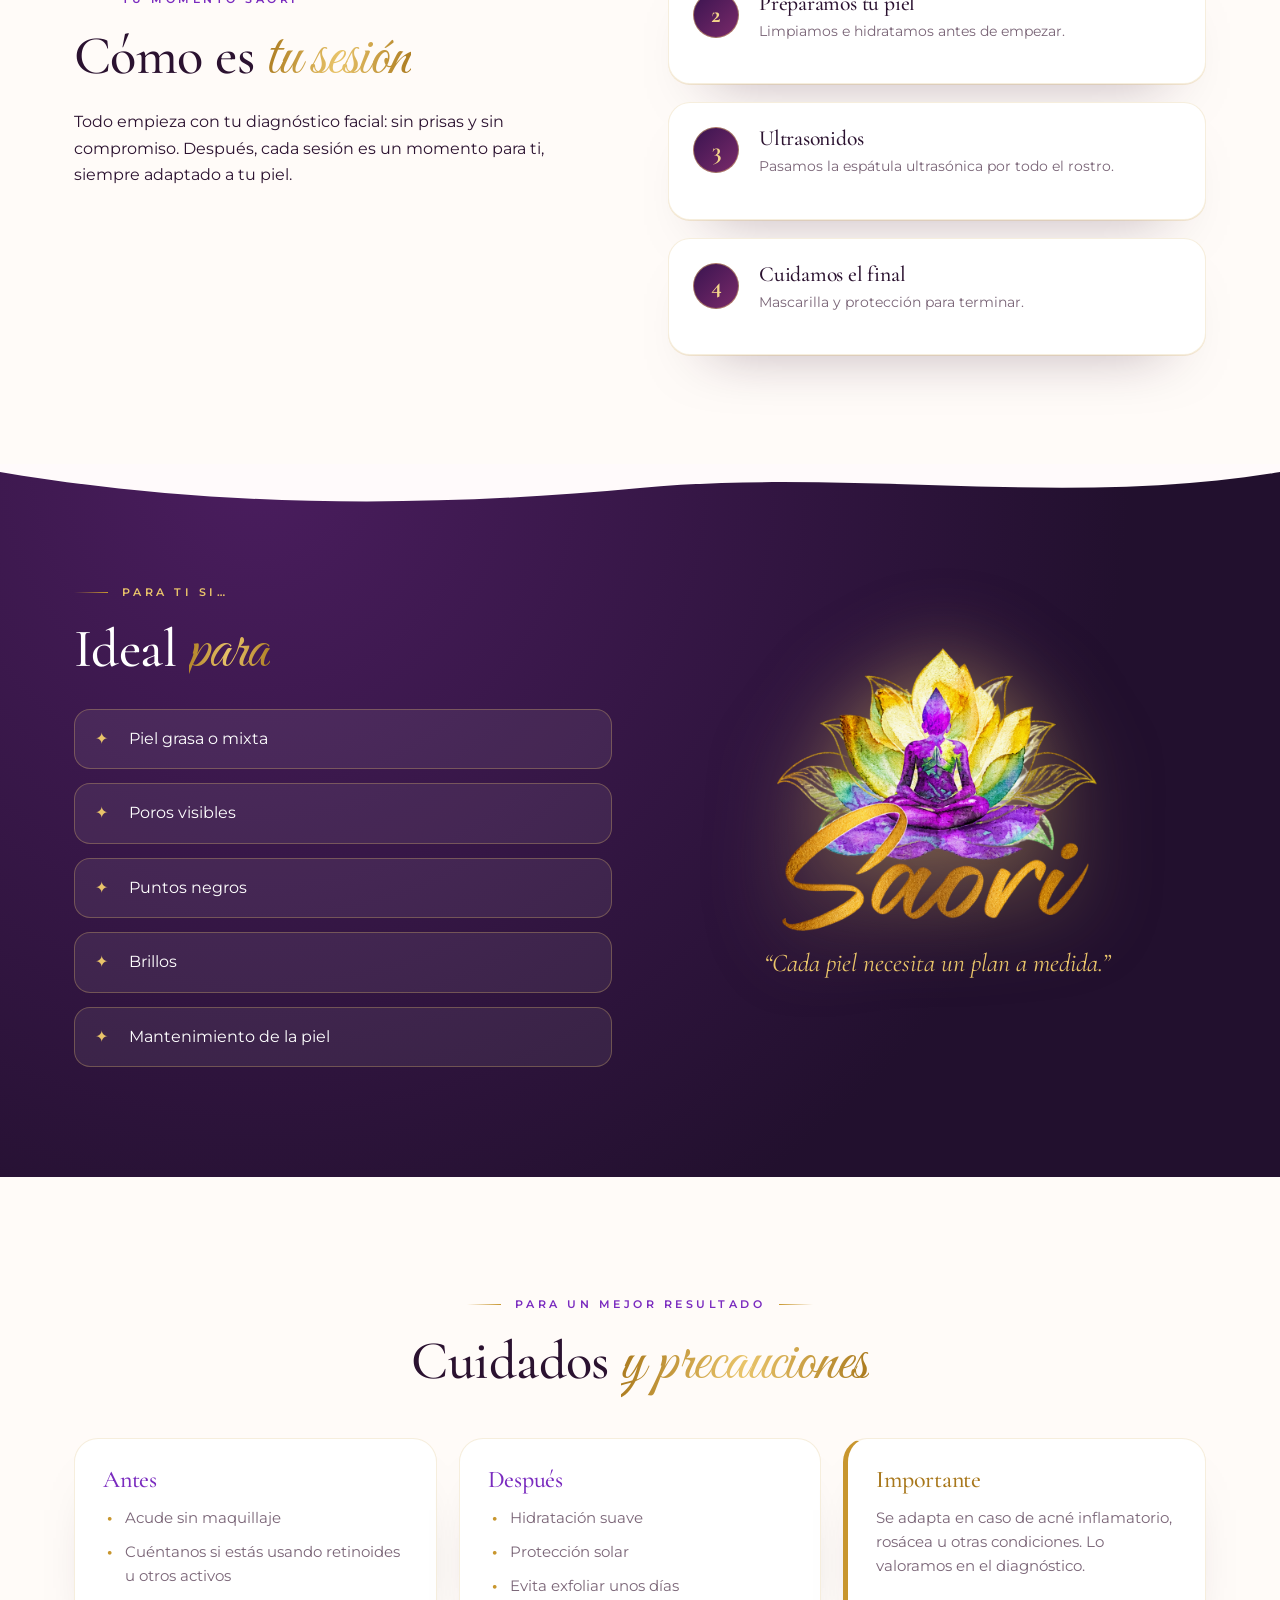
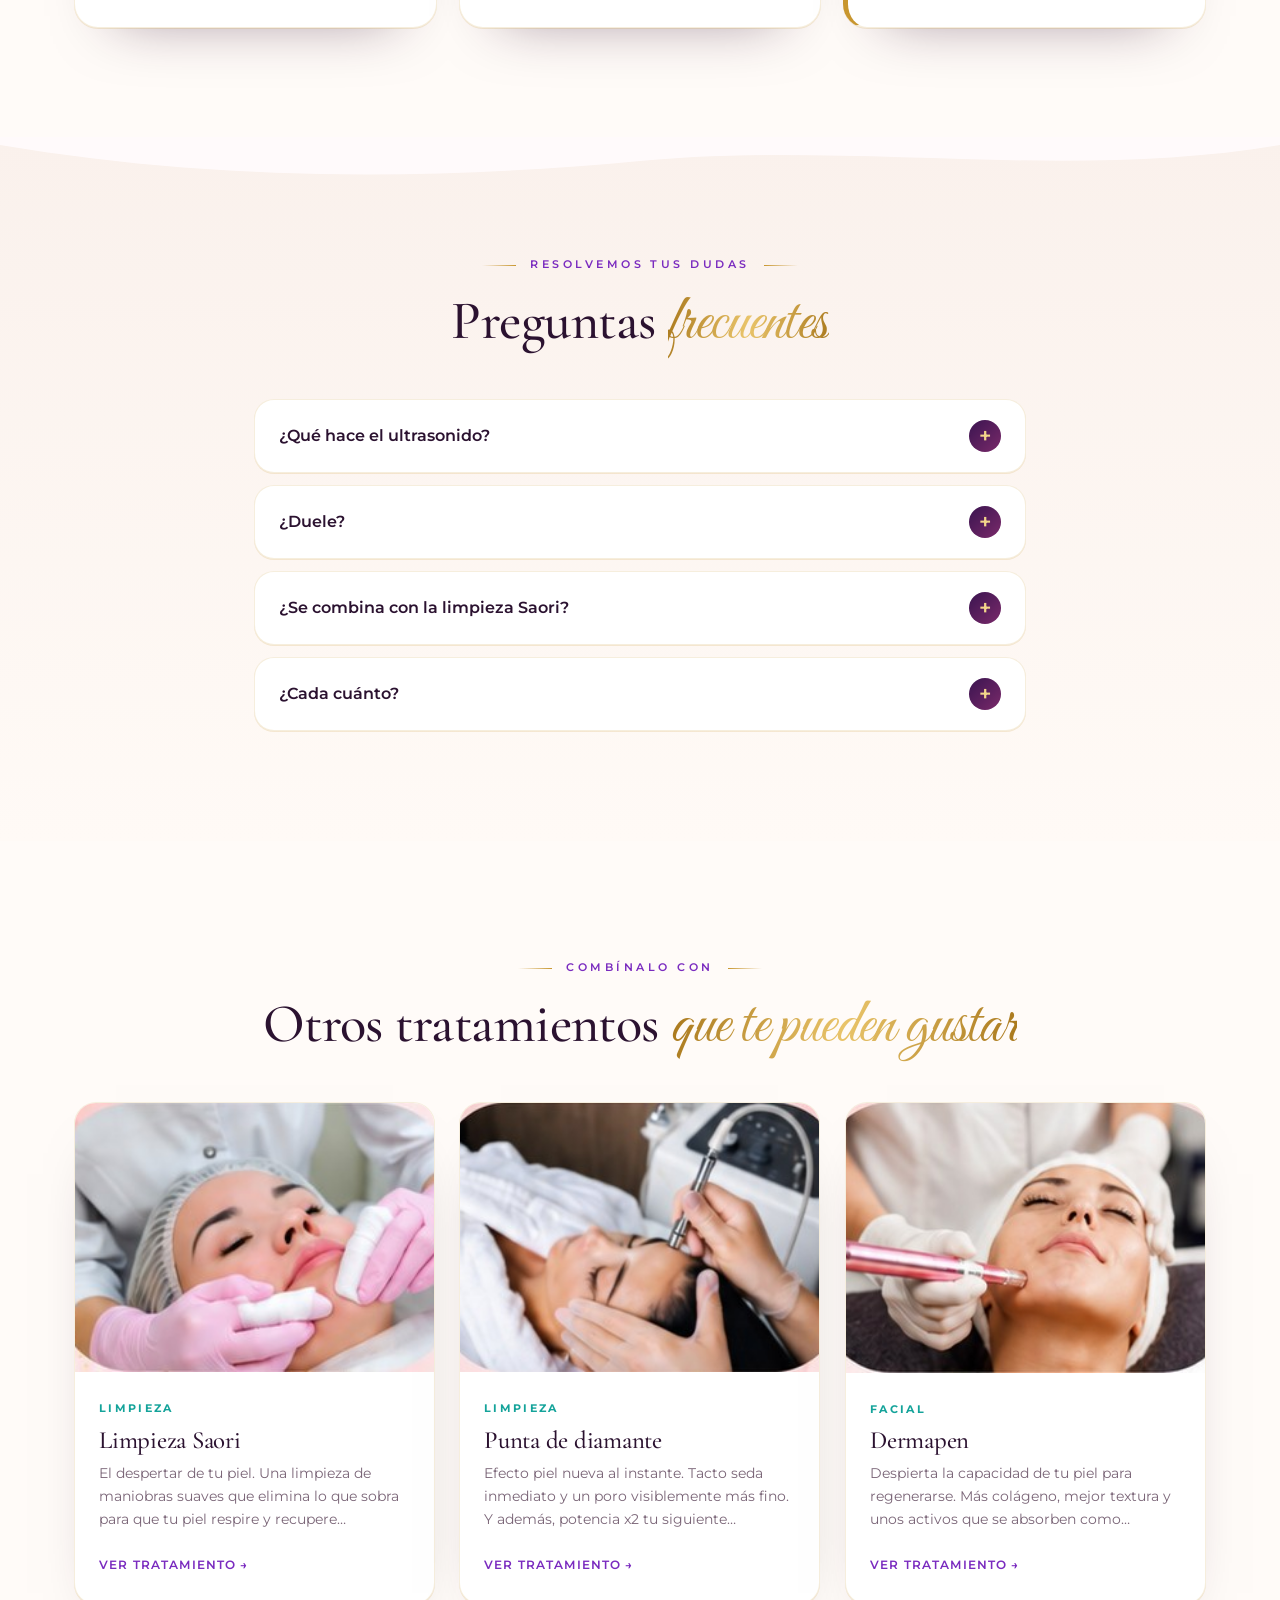
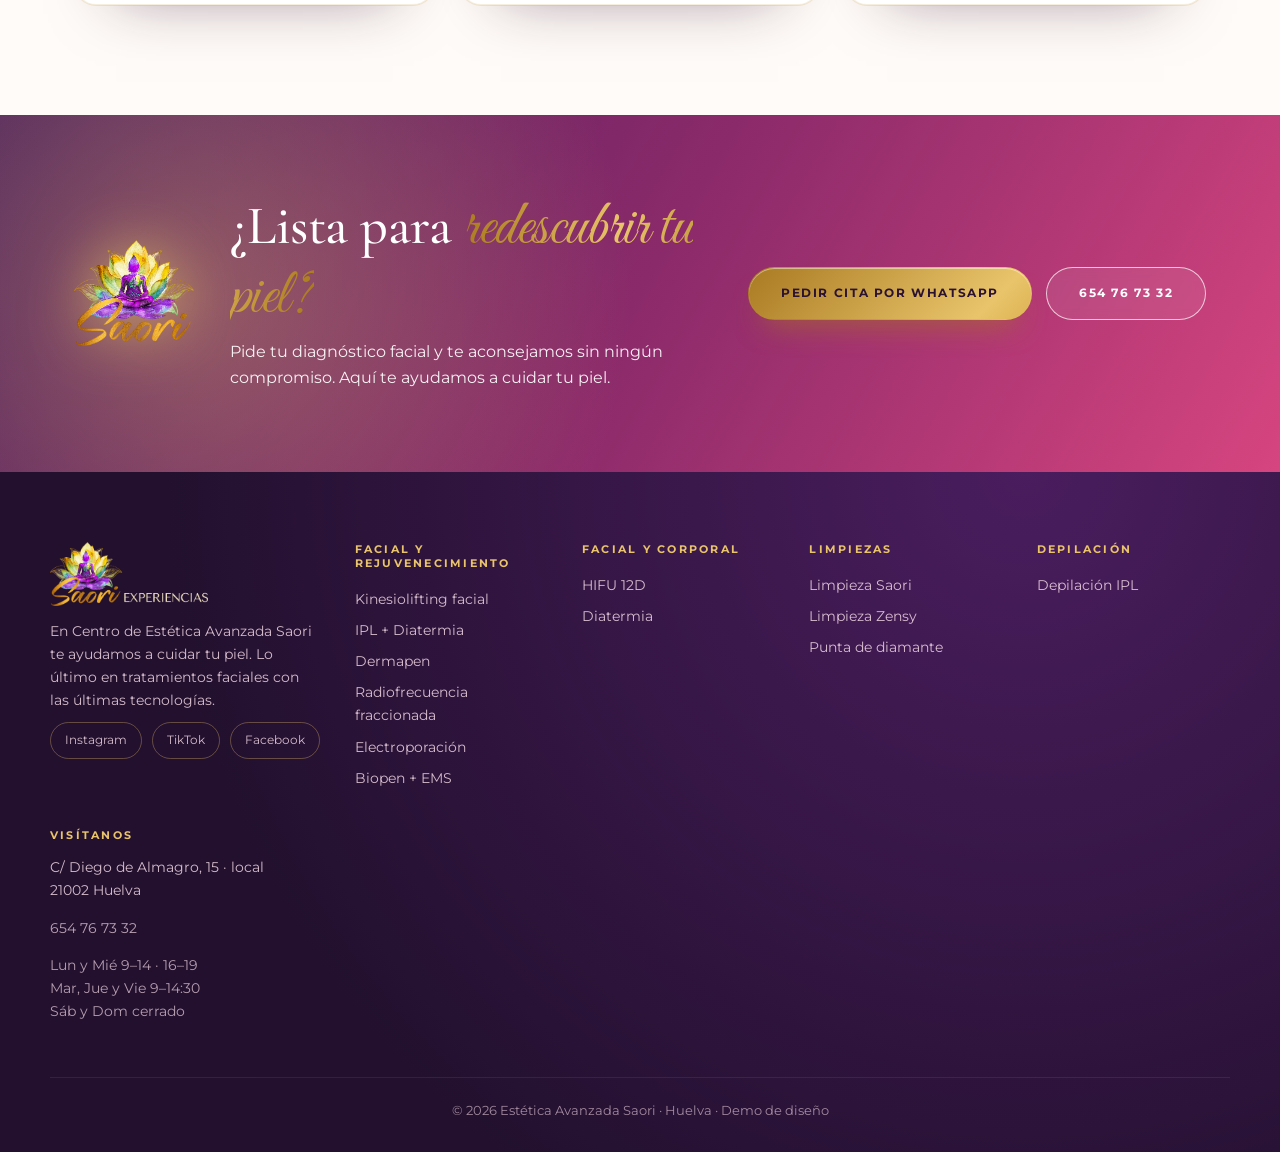
<file: limpieza-zensy.html>
<!doctype html>
<html lang="es">
<head>
<meta charset="utf-8">
<meta name="viewport" content="width=device-width, initial-scale=1">
<title>Limpieza Zensy en Huelva · Estética Avanzada Saori</title>
<meta name="description" content="Frescura absoluta. Vibraciones ultrasónicas que llegan donde la limpieza manual no alcanza y dejan tus poros despejados.">
<link rel="icon" href="assets/lotus-saori.png">
<meta name="theme-color" content="#1b0b22">
<link rel="canonical" href="https://sefiro888.github.io/saori-demo/limpieza-zensy.html">
<meta property="og:type" content="website">
<meta property="og:site_name" content="Estética Avanzada Saori · Huelva">
<meta property="og:locale" content="es_ES">
<meta property="og:title" content="Limpieza Zensy en Huelva · Estética Avanzada Saori">
<meta property="og:description" content="Frescura absoluta. Vibraciones ultrasónicas que llegan donde la limpieza manual no alcanza y dejan tus poros despejados.">
<meta property="og:url" content="https://sefiro888.github.io/saori-demo/limpieza-zensy.html">
<meta property="og:image" content="https://sefiro888.github.io/saori-demo/assets/og-saori.jpg">
<meta property="og:image:width" content="1200">
<meta property="og:image:height" content="630">
<meta property="og:image:alt" content="Logo de Estética Avanzada Saori, Huelva">
<meta name="twitter:card" content="summary_large_image">
<meta name="twitter:title" content="Limpieza Zensy en Huelva · Estética Avanzada Saori">
<meta name="twitter:description" content="Frescura absoluta. Vibraciones ultrasónicas que llegan donde la limpieza manual no alcanza y dejan tus poros despejados.">
<meta name="twitter:image" content="https://sefiro888.github.io/saori-demo/assets/og-saori.jpg">
<link rel="apple-touch-icon" href="assets/lotus-saori.png">

<link rel="preconnect" href="https://fonts.googleapis.com">
<link rel="preconnect" href="https://fonts.gstatic.com" crossorigin>
<link href="https://fonts.googleapis.com/css2?family=Cormorant+Garamond:ital,wght@0,500;0,600;0,700;1,500&family=Great+Vibes&family=Montserrat:wght@400;500;600;700&display=swap" rel="stylesheet">
<link rel="stylesheet" href="styles.css?v=1792570995">
<link rel="stylesheet" href="site.css?v=1792570995">
<link rel="stylesheet" href="extra.css?v=1792570995">
<link rel="stylesheet" href="premium.css?v=1792570995">
<link rel="stylesheet" href="viewer.css?v=1792570995">
<link rel="stylesheet" href="reelstyle.css?v=1792570995">
</head>
<body class="page-service">
<div class="progress" id="progress"></div>
<div class="site-top is-dark" id="siteTop">
  <div class="topbar" aria-label="Información destacada"><div class="ticker"><div class="ticker-track"><span>✦ Pide tu diagnóstico facial sin ningún compromiso</span><span>★ 5,0 en Google · 75 opiniones</span><span>✦ Edición limitada: Protocolo Dermapen Total Face &amp; Lips</span><span>✦ Depilación IPL desde 10 €</span><span>✦ C/ Diego de Almagro 15, local · Huelva</span><span>✦ HIFU 12D · Diatermia · Radiofrecuencia fraccionada</span><span>☎ 654 76 73 32</span><span>✦ Pide tu diagnóstico facial sin ningún compromiso</span><span>★ 5,0 en Google · 75 opiniones</span><span>✦ Edición limitada: Protocolo Dermapen Total Face &amp; Lips</span><span>✦ Depilación IPL desde 10 €</span><span>✦ C/ Diego de Almagro 15, local · Huelva</span><span>✦ HIFU 12D · Diatermia · Radiofrecuencia fraccionada</span><span>☎ 654 76 73 32</span></div></div></div>
  <header class="hdr" id="hdr"><div class="hdr-in">
    <a href="index.html" class="brand" aria-label="Inicio"><img class="lg-light" src="assets/logo.png" alt="Saori Experiencias"><img class="lg-dark" src="assets/logo-light.png" alt=""></a>
    <nav class="dnav" aria-label="Principal">
      <a href="index.html#diagnostico">Diagnóstico</a>
      <div class="has-mega" id="hasMega">
        <button class="mega-btn" aria-expanded="false" aria-haspopup="true">Tratamientos <svg width="11" height="11" viewBox="0 0 12 12"><path d="M2 4l4 4 4-4" fill="none" stroke="currentColor" stroke-width="1.8" stroke-linecap="round"/></svg></button>
        <div class="mega" role="menu"><div class="mega-in">
      <div class="mcols"><div class="mcol"><h4>Facial y rejuvenecimiento</h4><a class="mlink" style="--d:1" href="kinesiolifting-facial.html"><img src="assets/kinesio.jpg" alt="" loading="lazy"><span><b>Kinesiolifting facial</b><small>lifting manual</small></span></a><a class="mlink" style="--d:2" href="ipl-diatermia.html"><img src="assets/ipl.jpg" alt="" loading="lazy"><span><b>IPL + Diatermia</b><small>rejuvenecimiento integral</small></span></a><a class="mlink" style="--d:3" href="dermapen.html"><img src="assets/dermapen.jpg" alt="" loading="lazy"><span><b>Dermapen</b><small>microneedling</small></span></a><a class="mlink" style="--d:4" href="radiofrecuencia-fraccionada.html"><img src="assets/radiofrecuencia.jpg" alt="" loading="lazy"><span><b>Radiofrecuencia fraccionada</b><small>marcas y cicatrices</small></span></a><a class="mlink" style="--d:5" href="electroporacion.html"><img src="assets/electroporacion.jpg" alt="" loading="lazy"><span><b>Electroporación</b><small>sin agujas</small></span></a><a class="mlink" style="--d:6" href="biopen-ems.html"><img src="assets/biopen.jpg" alt="" loading="lazy"><span><b>Biopen + EMS</b><small>reafirmante</small></span></a></div><div class="mcol"><h4>Facial y corporal</h4><a class="mlink" style="--d:7" href="hifu-12d.html"><img src="assets/hifu.jpg" alt="" loading="lazy"><span><b>HIFU 12D</b><small>Facial y corporal</small></span></a><a class="mlink" style="--d:8" href="diatermia.html"><img src="assets/diatermia.jpg" alt="" loading="lazy"><span><b>Diatermia</b><small>Facial y corporal</small></span></a></div><div class="mcol"><h4>Limpiezas</h4><a class="mlink" style="--d:9" href="limpieza-saori.html"><img src="assets/limpieza-saori.jpg" alt="" loading="lazy"><span><b>Limpieza Saori</b><small>el despertar de la piel</small></span></a><a class="mlink" style="--d:10" href="limpieza-zensy.html"><img src="assets/limpieza-zensy.jpg" alt="" loading="lazy"><span><b>Limpieza Zensy</b><small>ultrasonidos</small></span></a><a class="mlink" style="--d:11" href="punta-de-diamante.html"><img src="assets/punta-diamante.jpg" alt="" loading="lazy"><span><b>Punta de diamante</b><small>piel nueva al instante</small></span></a></div><div class="mcol"><h4>Depilación</h4><a class="mlink" style="--d:12" href="depilacion-ipl.html"><img src="assets/depilacion.jpg" alt="" loading="lazy"><span><b>Depilación IPL</b><small>fotodepilación profesional</small></span></a></div></div>
      <a class="mfeat" href="https://wa.me/34654767332?text=Hola%2C%20quiero%20pedir%20mi%20diagn%C3%B3stico%20facial" target="_blank" rel="noopener">
        <img src="assets/emblema.jpg" alt="">
        <div><em>Todo empieza aquí</em><b>Diagnóstico facial</b><span>Sin ningún compromiso. Te aconsejamos el plan exacto para tu piel.</span><i>Reservar ahora →</i></div>
      </a></div></div>
      </div>
      <a href="index.html#reels">Reels</a>
      <a href="index.html#resultados">Resultados</a>
      <a href="depilacion-ipl.html">Depilación</a>
      <a href="index.html#opiniones">Opiniones</a>
      <a href="index.html#visitanos">Contacto</a>
    </nav>
    <a class="btn btn-gold hdr-cta" href="https://wa.me/34654767332?text=Hola%2C%20quiero%20pedir%20mi%20diagn%C3%B3stico%20facial" target="_blank" rel="noopener"><span>Pedir cita</span></a>
    <button class="burger" id="burger" aria-label="Abrir menú" aria-expanded="false"><span></span><span></span><span></span></button>
  </div></header>
</div>
<div class="mnav" id="mnav" aria-hidden="true">
  <div class="mnav-in">
    <a href="index.html#diagnostico" style="--i:1">Diagnóstico</a>
    <button class="m-acc" id="mAcc" style="--i:2" aria-expanded="false">Tratamientos <i>+</i></button>
    <div class="m-panel" id="mPanel"><div><p class="m-sub">Facial y rejuvenecimiento</p><a href="kinesiolifting-facial.html">Kinesiolifting facial</a><a href="ipl-diatermia.html">IPL + Diatermia</a><a href="dermapen.html">Dermapen</a><a href="radiofrecuencia-fraccionada.html">Radiofrecuencia fraccionada</a><a href="electroporacion.html">Electroporación</a><a href="biopen-ems.html">Biopen + EMS</a><p class="m-sub">Facial y corporal</p><a href="hifu-12d.html">HIFU 12D</a><a href="diatermia.html">Diatermia</a><p class="m-sub">Limpiezas</p><a href="limpieza-saori.html">Limpieza Saori</a><a href="limpieza-zensy.html">Limpieza Zensy</a><a href="punta-de-diamante.html">Punta de diamante</a><p class="m-sub">Depilación</p><a href="depilacion-ipl.html">Depilación IPL</a></div></div>
    <a href="index.html#reels" style="--i:3">Reels</a>
    <a href="index.html#resultados" style="--i:3">Resultados</a>
    <a href="depilacion-ipl.html" style="--i:4">Depilación</a>
    <a href="index.html#opiniones" style="--i:5">Opiniones</a>
    <a href="index.html#visitanos" style="--i:6">Contacto</a>
    <a class="btn btn-gold m-cta" href="https://wa.me/34654767332?text=Hola%2C%20quiero%20pedir%20mi%20diagn%C3%B3stico%20facial" target="_blank" rel="noopener" style="--i:7">Pedir mi diagnóstico</a>
    <p class="m-contact" style="--i:8">☎ 654 76 73 32 · C/ Diego de Almagro 15, Huelva</p>
  </div>
</div>
<main>
<section class="shero">
  <div class="shero-bg" style="background-image:url(assets/limpieza-zensy.jpg)"></div>
  <div class="shero-ov"></div>
  <canvas id="sparkles" aria-hidden="true"></canvas>
  <div class="shero-in">
    <div class="shero-text">
      <nav class="crumbs" aria-label="Migas"><a href="index.html">Inicio</a><i>/</i><a href="index.html#tratamientos">Tratamientos</a><i>/</i><span>Limpieza Zensy</span></nav>
      <span class="pill">Limpieza</span>
      <p class="eyebrow gold">Limpieza ultrasónica</p>
      <h1>Limpieza Zensy<span class="script">ultrasonidos</span></h1>
      <p class="lead">Frescura absoluta. Vibraciones ultrasónicas que llegan donde la limpieza manual no alcanza y dejan tus poros despejados.</p>
      <div class="schips"><span>Ultrasónica</span><span>Poros limpios</span><span>Piel fresca</span></div>
      <div class="hero-actions"><a class="btn btn-gold" href="https://wa.me/34654767332?text=Hola%2C%20me%20interesa%20Limpieza%20Zensy.%20%C2%BFMe%20pod%C3%A9is%20dar%20informaci%C3%B3n%20y%20cita%3F" target="_blank" rel="noopener">Pedir cita</a><a class="btn btn-light" href="#que-es">Saber más ↓</a></div>
    </div>
    <div class="shero-photo"><div class="arch"><img src="assets/limpieza-zensy.jpg" alt="Limpieza Zensy"></div>
      <span class="float f1">★ 5,0 · 75 opiniones</span><span class="float f2">Diagnóstico sin compromiso</span></div>
  </div>
</section>
<div class="factbar"><div class="wrap facts"><div class="fact"><small>Zona</small><b>Rostro</b></div><div class="fact"><small>Tecnología</small><b>Ultrasonidos</b></div><div class="fact"><small>Enfoque</small><b>Poros y sebo</b></div><div class="fact"><small>Sensación</small><b>Calma y frescura</b></div></div></div>
<nav class="subnav" id="subnav" aria-label="En esta página"><div class="wrap">
  <a href="#que-es">Qué es</a><a href="#beneficios">Beneficios</a><a href="#especial">Detalle</a><a href="#proceso">Proceso</a><a href="#ideal">Ideal para</a><a href="#cuidados">Cuidados</a><a href="#faq">Preguntas</a>
</div></nav>

<section class="sec" id="que-es"><div class="wrap two">
  <div class="reveal"><p class="eyebrow">Conócelo</p><h2>¿Qué es <span class="script">Limpieza Zensy?</span></h2><p>Con vibraciones ultrasónicas de alta frecuencia, Zensy elimina impurezas, exceso de sebo y restos alojados en los poros.</p><p>Actúa donde la limpieza manual no llega, y lo hace con una sensación de ligereza, calma y frescura absoluta.</p>
    <a class="btn btn-gold" href="https://wa.me/34654767332?text=Hola%2C%20me%20interesa%20Limpieza%20Zensy.%20%C2%BFMe%20pod%C3%A9is%20dar%20informaci%C3%B3n%20y%20cita%3F" target="_blank" rel="noopener">Quiero información</a></div>
  <div class="reveal photo-card tall"><img src="assets/limpieza-zensy.jpg" alt="Limpieza Zensy"><span class="photo-tag">Limpieza</span></div>
</div></section>

<section class="sec tint" id="beneficios"><div class="wrap">
  <div class="head reveal"><p class="eyebrow">Por qué elegirlo</p><h2>Beneficios <span class="script">visibles</span></h2></div>
  <div class="bens"><div class="ben reveal"><span class="ben-n">01</span><h3>Poros desobstruidos</h3><p>Elimina restos alojados en los poros.</p></div><div class="ben reveal"><span class="ben-n">02</span><h3>Controla el sebo</h3><p>Reduce el exceso de sebo.</p></div><div class="ben reveal"><span class="ben-n">03</span><h3>Llega más lejos</h3><p>Actúa donde la limpieza manual no alcanza.</p></div><div class="ben reveal"><span class="ben-n">04</span><h3>Sensación de ligereza</h3><p>Piel fresca y despejada.</p></div><div class="ben reveal"><span class="ben-n">05</span><h3>Calma</h3><p>Tratamiento relajante.</p></div><div class="ben reveal"><span class="ben-n">06</span><h3>Piel preparada</h3><p>Mejora la absorción de activos.</p></div></div>
</div></section>

<section class="sec alt" id="especial"><div class="wrap two">
      <div class="reveal"><p class="eyebrow">Lo que debes saber</p><h2>Ideal para piel mixta o grasa</h2><p class="lead2">Si tu piel tiene brillos, poros visibles o imperfecciones, Zensy se convierte en una de tus mejores aliadas.</p><ul class="checks"><li>Poros visiblemente más limpios</li><li>Control del exceso de sebo</li><li>Piel más equilibrada</li><li>Mantenimiento regular recomendado</li></ul></div>
      <div class="reveal photo-card"><img src="assets/limpieza-zensy.jpg" alt="Limpieza Zensy"><span class="photo-tag">Limpieza Zensy</span></div>
    </div></section>

<section class="sec" id="proceso"><div class="wrap two">
  <div class="reveal"><p class="eyebrow">Tu momento Saori</p><h2>Cómo es <span class="script">tu sesión</span></h2>
    <p>Todo empieza con tu diagnóstico facial: sin prisas y sin compromiso. Después, cada sesión es un momento para ti, siempre adaptado a tu piel.</p></div>
  <ol class="steps"><li class="reveal"><span>1</span><div><h3>Te escuchamos</h3><p>Miramos tu piel y las zonas más congestionadas.</p></div></li><li class="reveal"><span>2</span><div><h3>Preparamos tu piel</h3><p>Limpiamos e hidratamos antes de empezar.</p></div></li><li class="reveal"><span>3</span><div><h3>Ultrasonidos</h3><p>Pasamos la espátula ultrasónica por todo el rostro.</p></div></li><li class="reveal"><span>4</span><div><h3>Cuidamos el final</h3><p>Mascarilla y protección para terminar.</p></div></li></ol>
</div></section>

<section class="sec dark" id="ideal"><div class="wrap two">
  <div class="reveal"><p class="eyebrow gold">Para ti si…</p><h2>Ideal <span class="script">para</span></h2><ul class="ideal"><li>Piel grasa o mixta</li><li>Poros visibles</li><li>Puntos negros</li><li>Brillos</li><li>Mantenimiento de la piel</li></ul></div>
  <div class="reveal ideal-img"><img src="assets/lotus-saori.png" alt=""><p>“Cada piel necesita un plan a medida.”</p></div>
</div></section>

<section class="sec" id="cuidados"><div class="wrap">
  <div class="head reveal"><p class="eyebrow">Para un mejor resultado</p><h2>Cuidados <span class="script">y precauciones</span></h2></div>
  <div class="care3">
    <div class="care reveal"><h3>Antes</h3><ul><li>Acude sin maquillaje</li><li>Cuéntanos si estás usando retinoides u otros activos</li></ul></div>
    <div class="care reveal"><h3>Después</h3><ul><li>Hidratación suave</li><li>Protección solar</li><li>Evita exfoliar unos días</li></ul></div>
    <div class="care warn reveal"><h3>Importante</h3><p>Se adapta en caso de acné inflamatorio, rosácea u otras condiciones. Lo valoramos en el diagnóstico.</p></div>
  </div>
</div></section>



<section class="sec tint" id="faq"><div class="wrap narrow">
  <div class="head reveal"><p class="eyebrow">Resolvemos tus dudas</p><h2>Preguntas <span class="script">frecuentes</span></h2></div>
  <div class="faqs"><div class="faq reveal"><button class="faq-q" aria-expanded="false"><span>¿Qué hace el ultrasonido?</span><i>+</i></button><div class="faq-a"><div><p>Vibra a alta frecuencia y ayuda a eliminar impurezas y sebo de los poros.</p></div></div></div><div class="faq reveal"><button class="faq-q" aria-expanded="false"><span>¿Duele?</span><i>+</i></button><div class="faq-a"><div><p>No, la sensación es de calma y frescura.</p></div></div></div><div class="faq reveal"><button class="faq-q" aria-expanded="false"><span>¿Se combina con la limpieza Saori?</span><i>+</i></button><div class="faq-a"><div><p>Sí, podemos integrarla en tu protocolo.</p></div></div></div><div class="faq reveal"><button class="faq-q" aria-expanded="false"><span>¿Cada cuánto?</span><i>+</i></button><div class="faq-a"><div><p>Lo definimos en tu diagnóstico, según tu piel.</p></div></div></div></div>
</div></section>

<section class="sec"><div class="wrap">
  <div class="head reveal"><p class="eyebrow">Combínalo con</p><h2>Otros tratamientos <span class="script">que te pueden gustar</span></h2></div>
  <div class="grid"><a class="card tilt" href="limpieza-saori.html"><img src="assets/limpieza-saori.jpg" alt="Limpieza Saori" loading="lazy"><div class="card-b"><span class="tag">Limpieza</span><h3>Limpieza Saori</h3><p>El despertar de tu piel. Una limpieza de maniobras suaves que elimina lo que sobra para que tu piel respire y recupere…</p><span class="more">Ver tratamiento →</span></div></a><a class="card tilt" href="punta-de-diamante.html"><img src="assets/punta-diamante.jpg" alt="Punta de diamante" loading="lazy"><div class="card-b"><span class="tag">Limpieza</span><h3>Punta de diamante</h3><p>Efecto piel nueva al instante. Tacto seda inmediato y un poro visiblemente más fino. Y además, potencia x2 tu siguiente…</p><span class="more">Ver tratamiento →</span></div></a><a class="card tilt" href="dermapen.html"><img src="assets/dermapen.jpg" alt="Dermapen" loading="lazy"><div class="card-b"><span class="tag">Facial</span><h3>Dermapen</h3><p>Despierta la capacidad de tu piel para regenerarse. Más colágeno, mejor textura y unos activos que se absorben como…</p><span class="more">Ver tratamiento →</span></div></a></div>
</div></section>

<section class="cta"><div class="wrap cta-in reveal">
  <img src="assets/lotus-saori.png" alt="">
  <div><h2>¿Lista para <span class="script">redescubrir tu piel?</span></h2><p>Pide tu diagnóstico facial y te aconsejamos sin ningún compromiso. Aquí te ayudamos a cuidar tu piel.</p></div>
  <div class="hero-actions"><a class="btn btn-gold" href="https://wa.me/34654767332?text=Hola%2C%20me%20interesa%20Limpieza%20Zensy.%20%C2%BFMe%20pod%C3%A9is%20dar%20informaci%C3%B3n%20y%20cita%3F" target="_blank" rel="noopener">Pedir cita por WhatsApp</a><a class="btn btn-light" href="tel:+34654767332">654 76 73 32</a></div>
</div></section>
</main>
<footer class="footer">
  <div class="foot-in">
    <div class="foot-brand"><img src="assets/logo-light.png" alt="Saori Experiencias">
      <p>En Centro de Estética Avanzada Saori te ayudamos a cuidar tu piel. Lo último en tratamientos faciales con las últimas tecnologías.</p>
      <div class="foot-soc"><a href="https://www.instagram.com/esteticasaori/" target="_blank" rel="noopener">Instagram</a><a href="https://www.tiktok.com/@esteticarocioguti" target="_blank" rel="noopener">TikTok</a><a href="https://www.facebook.com/esteticasaorihuelva" target="_blank" rel="noopener">Facebook</a></div></div>
    <div><h4>Facial y rejuvenecimiento</h4><a href="kinesiolifting-facial.html">Kinesiolifting facial</a><a href="ipl-diatermia.html">IPL + Diatermia</a><a href="dermapen.html">Dermapen</a><a href="radiofrecuencia-fraccionada.html">Radiofrecuencia fraccionada</a><a href="electroporacion.html">Electroporación</a><a href="biopen-ems.html">Biopen + EMS</a></div><div><h4>Facial y corporal</h4><a href="hifu-12d.html">HIFU 12D</a><a href="diatermia.html">Diatermia</a></div><div><h4>Limpiezas</h4><a href="limpieza-saori.html">Limpieza Saori</a><a href="limpieza-zensy.html">Limpieza Zensy</a><a href="punta-de-diamante.html">Punta de diamante</a></div><div><h4>Depilación</h4><a href="depilacion-ipl.html">Depilación IPL</a></div>
    <div><h4>Visítanos</h4><p>C/ Diego de Almagro, 15 · local<br>21002 Huelva</p><p><a href="tel:+34654767332">654 76 73 32</a></p>
      <p class="foot-h">Lun y Mié 9–14 · 16–19<br>Mar, Jue y Vie 9–14:30<br>Sáb y Dom cerrado</p></div>
  </div>
  <small>© <span id="yr"></span> Estética Avanzada Saori · Huelva · Demo de diseño</small>
</footer>
<a class="wa-float" href="https://wa.me/34654767332?text=Hola%2C%20quiero%20pedir%20mi%20diagn%C3%B3stico%20facial" target="_blank" rel="noopener" aria-label="WhatsApp">
  <svg viewBox="0 0 32 32" width="30" height="30" fill="#fff"><path d="M16 3a13 13 0 0 0-11 19.8L3 29l6.4-2A13 13 0 1 0 16 3zm0 2.4a10.6 10.6 0 1 1-5.6 19.6l-.4-.2-3.8 1.2 1.2-3.7-.3-.4A10.6 10.6 0 0 1 16 5.4zm-3.7 5.2c-.3 0-.7.1-1 .5-.4.4-1.4 1.4-1.4 3.3s1.4 3.8 1.6 4.1c.2.3 2.8 4.4 6.9 6 3.4 1.3 4.1 1 4.8.9.8-.1 2.4-1 2.7-2 .3-.9.3-1.7.2-1.9-.1-.2-.4-.3-.8-.5l-2.5-1.2c-.3-.1-.6-.2-.8.2-.3.4-1 1.2-1.2 1.4-.2.2-.4.3-.8.1-.4-.2-1.6-.6-3-1.9-1.1-1-1.9-2.3-2.1-2.7-.2-.4 0-.6.2-.8l.6-.7c.2-.2.2-.4.4-.6.1-.2.1-.5 0-.7l-1.1-2.7c-.3-.7-.6-.6-.8-.6z"/></svg>
</a>
<script src="app.js?v=1792570995"></script>
<script src="premium.js?v=1792570995"></script>
<script src="viewer.js?v=1792570995"></script>
</body></html>
</file>
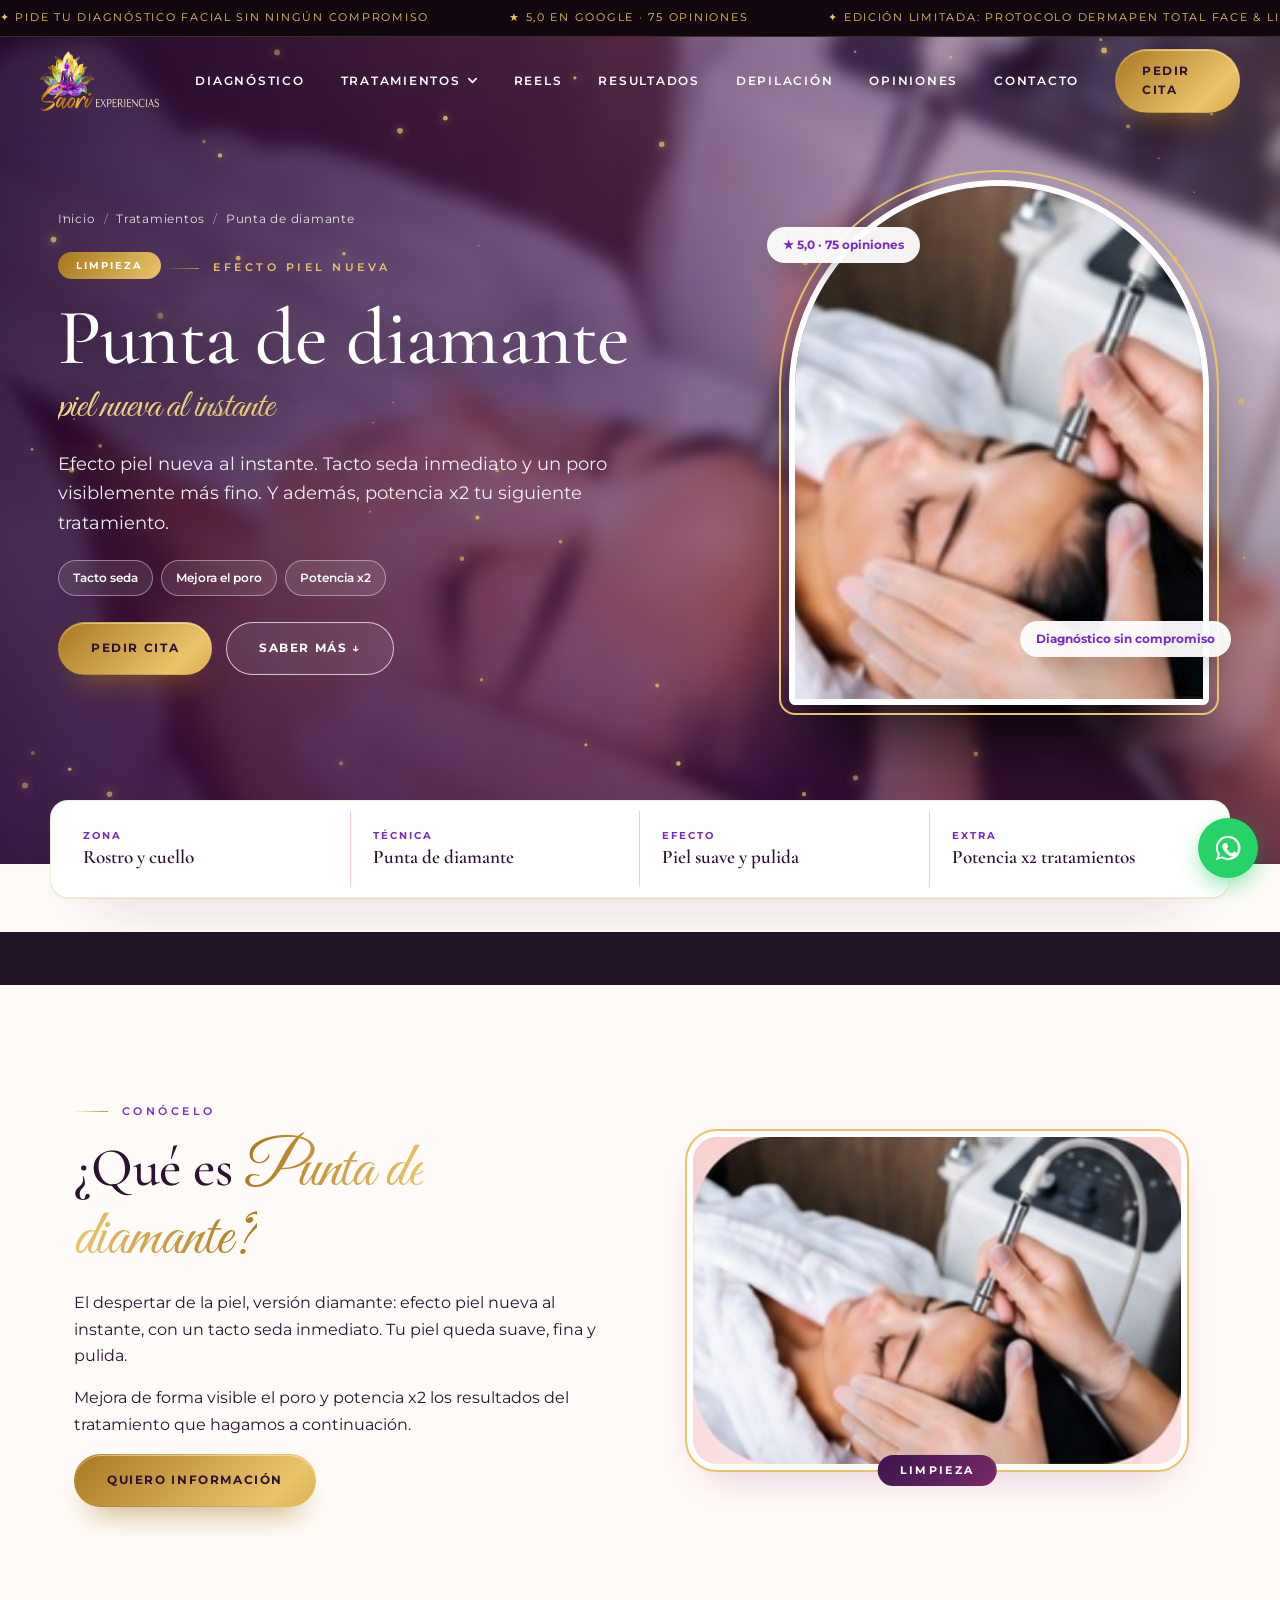
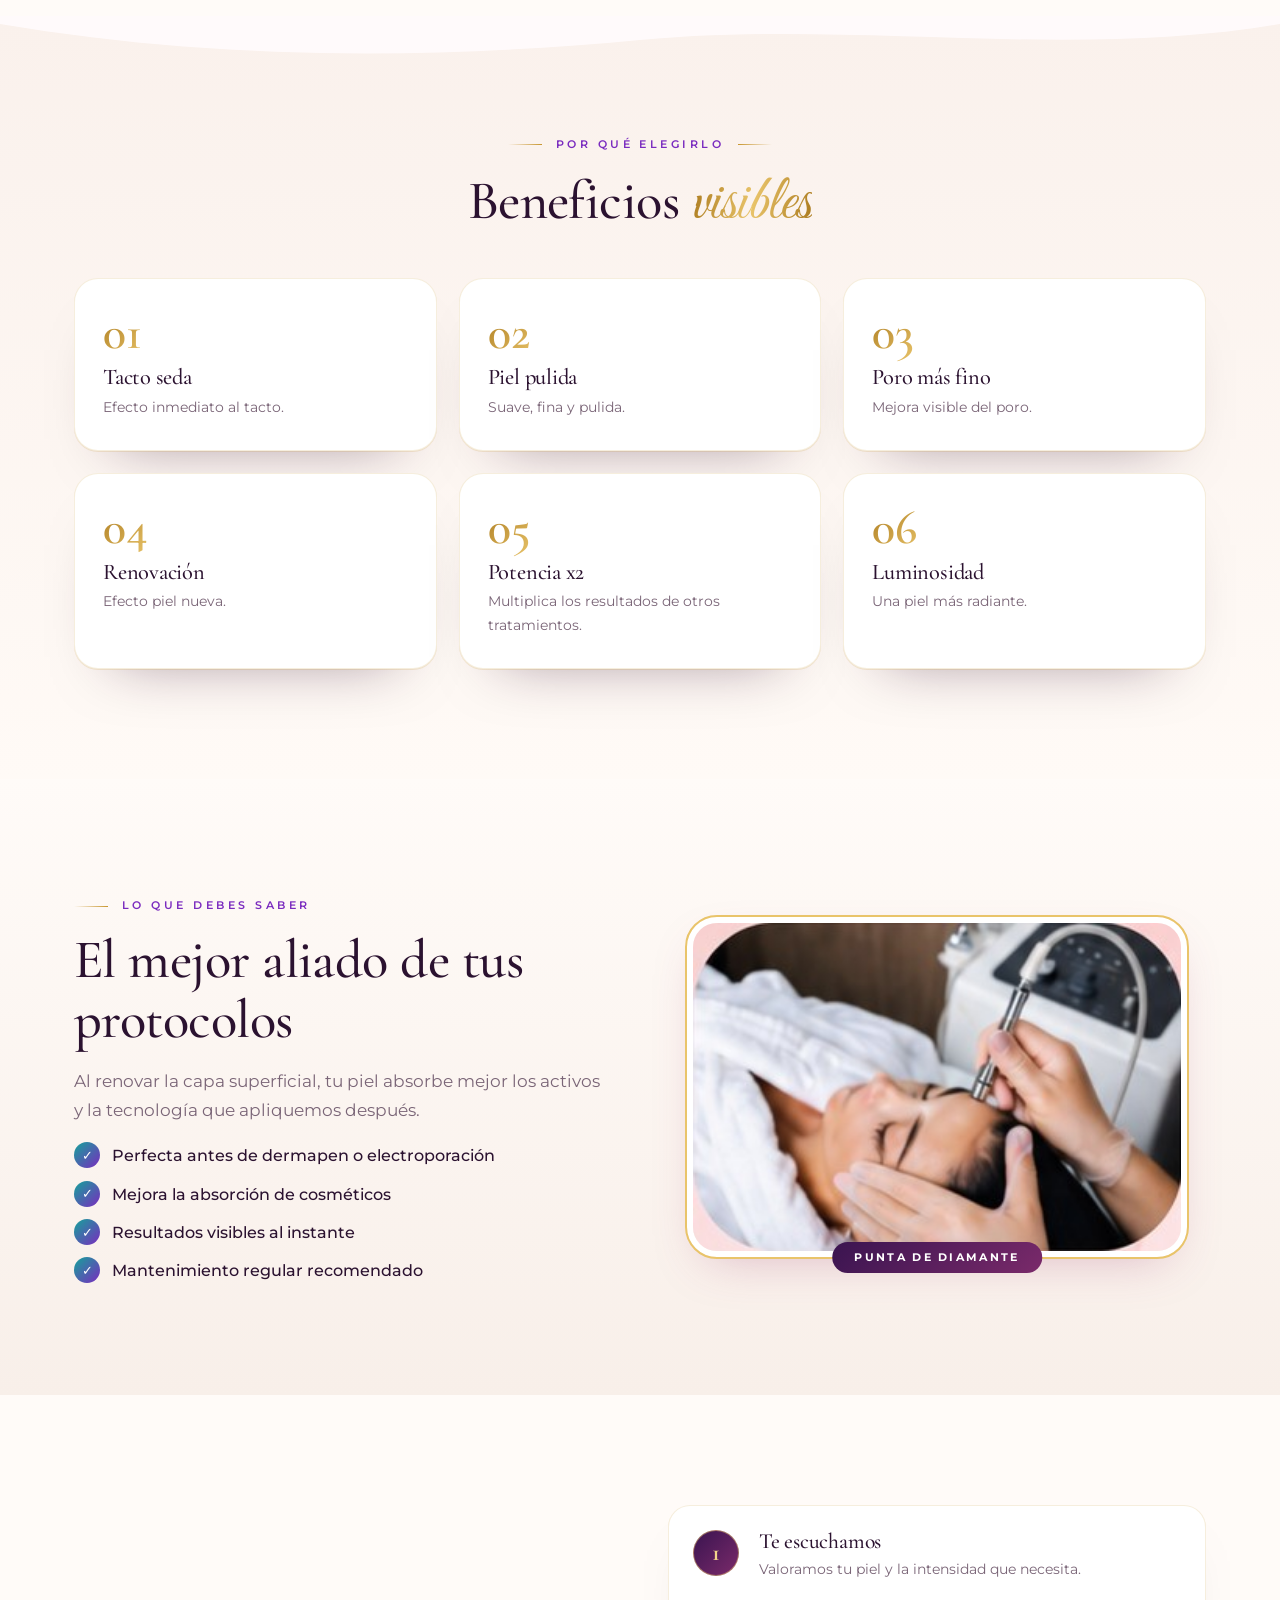
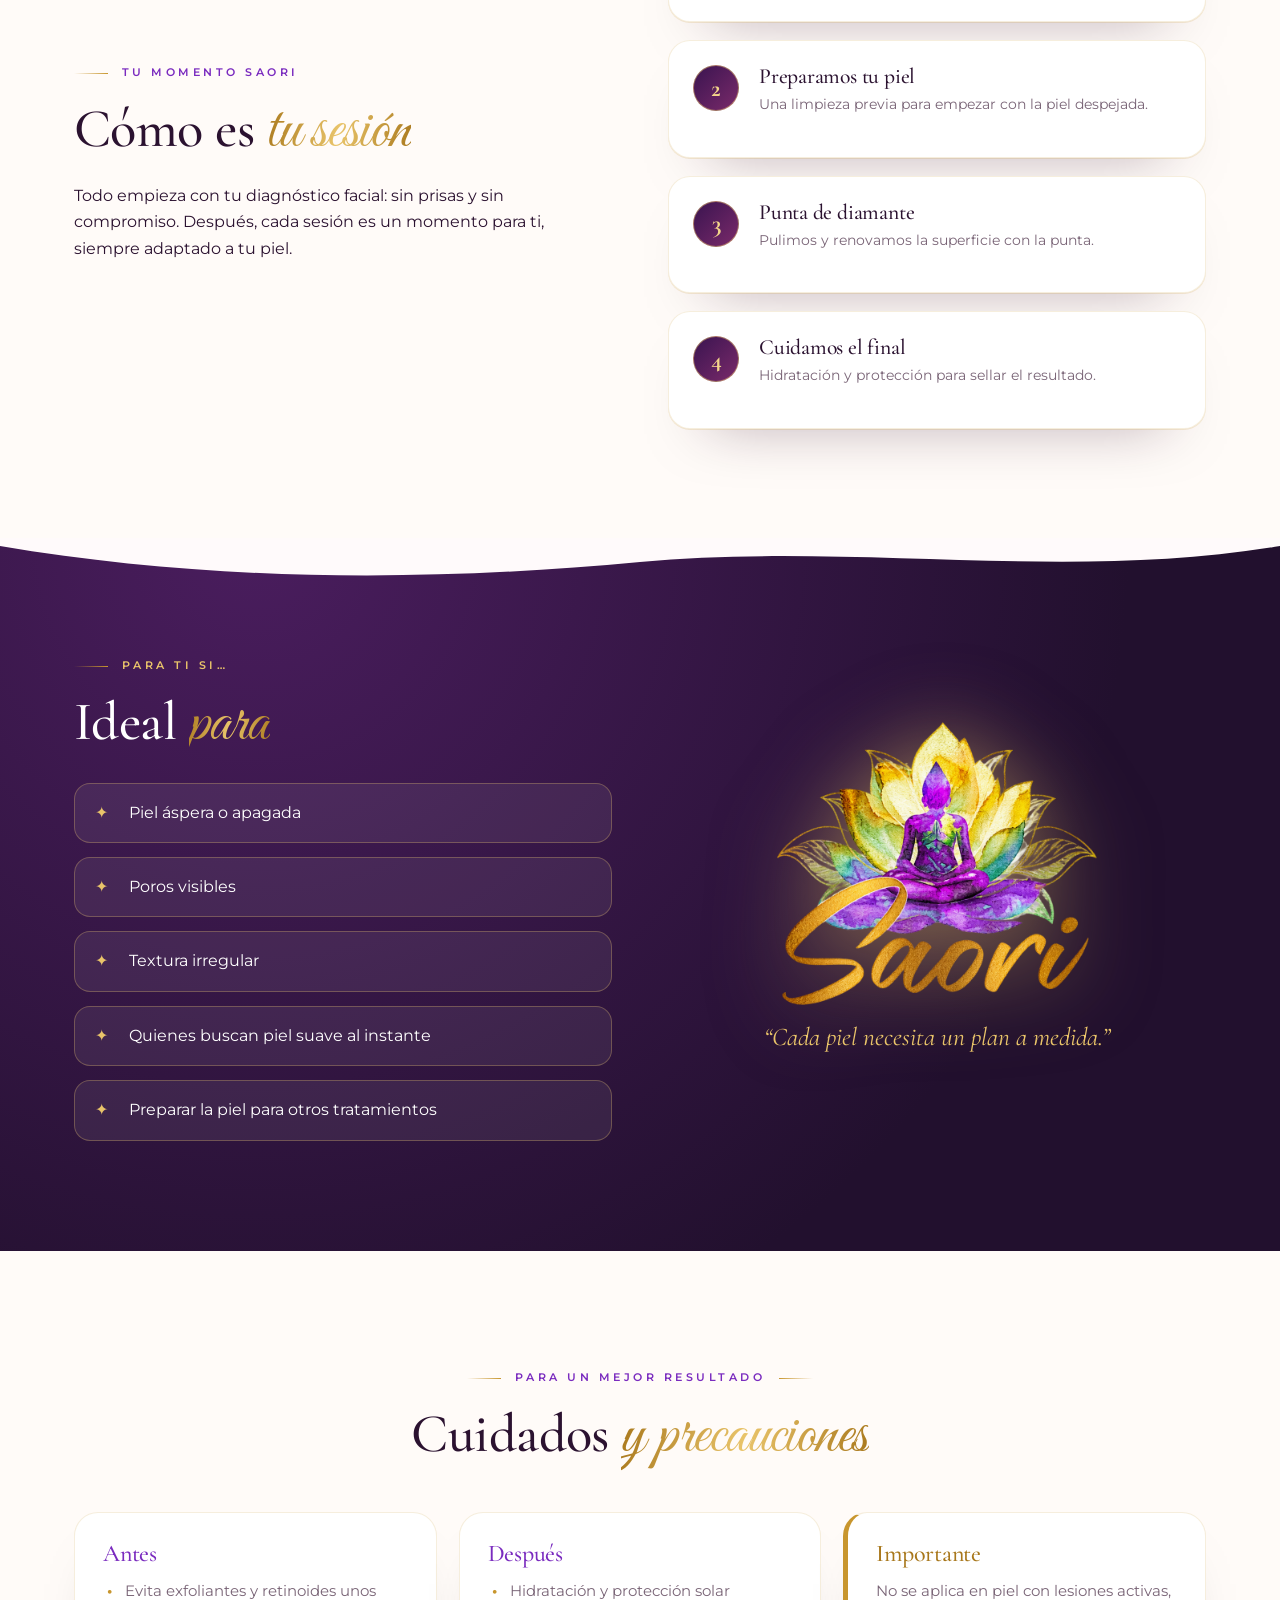
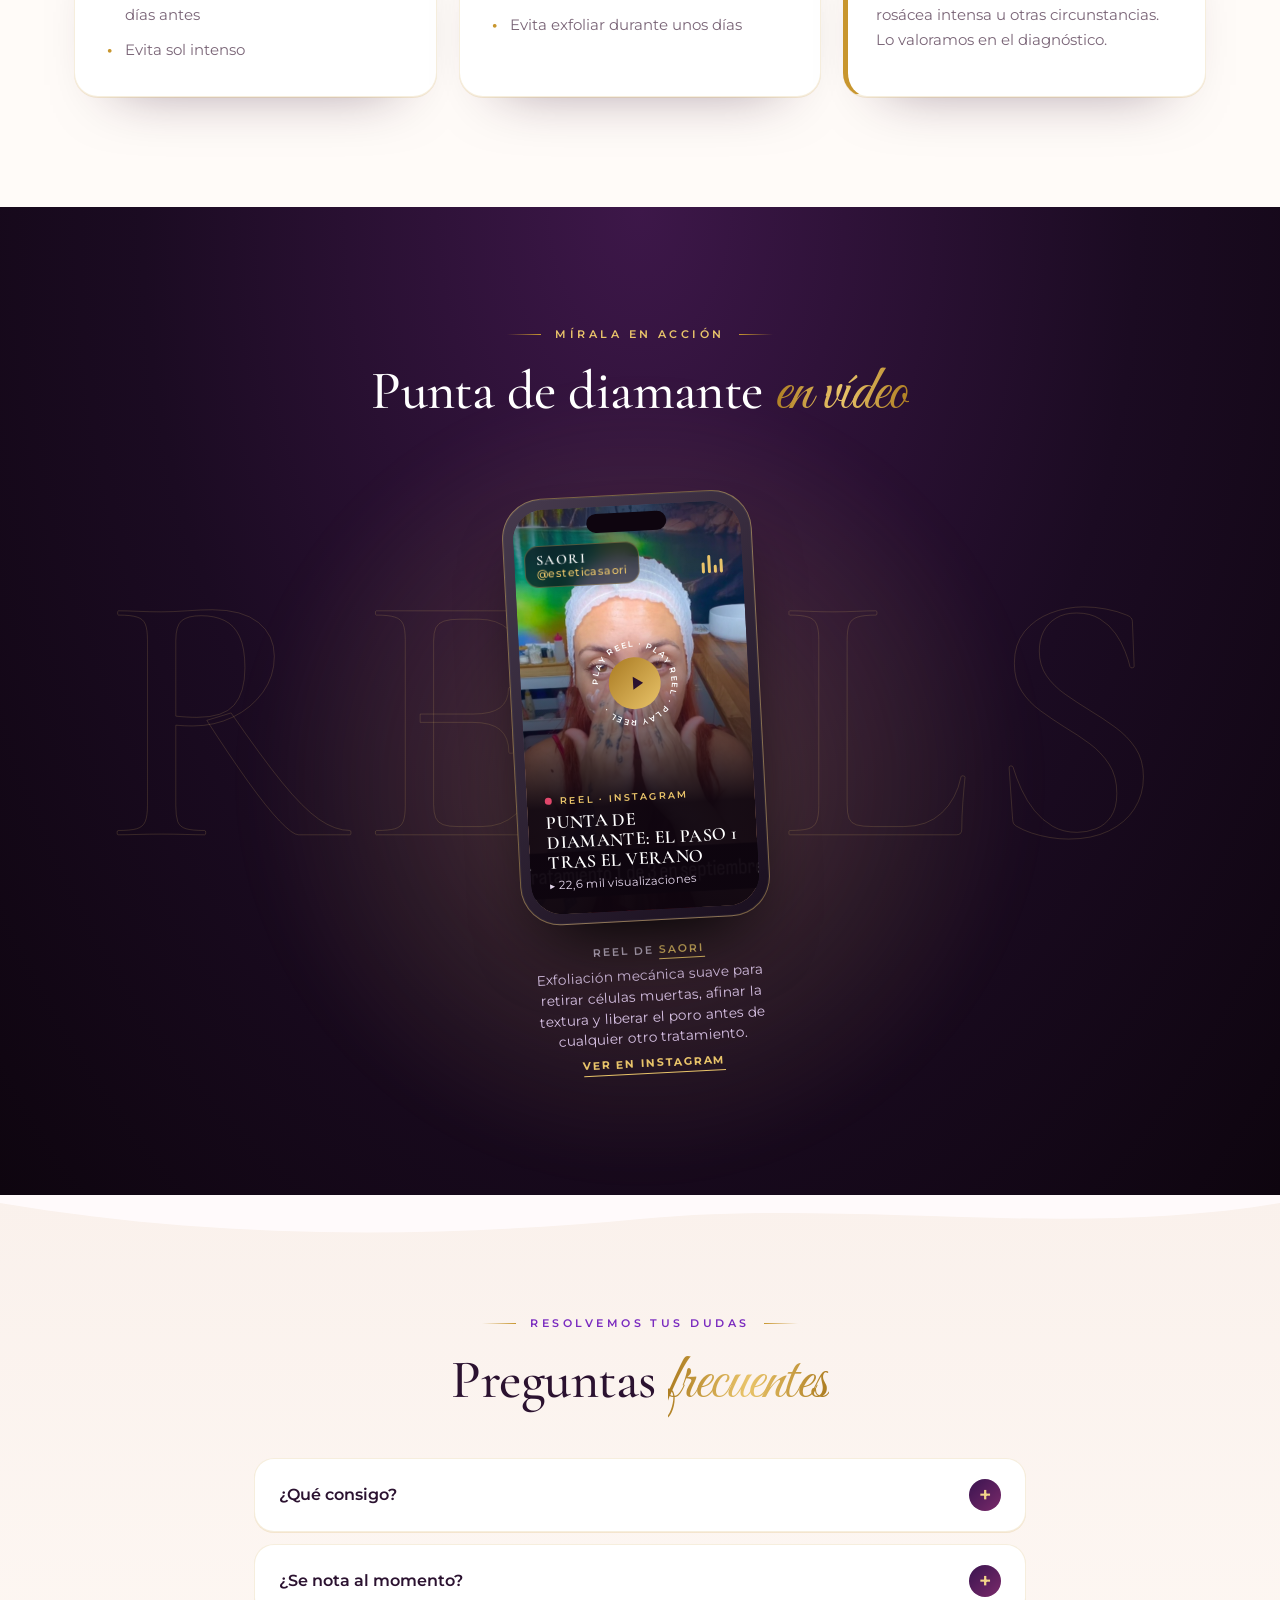
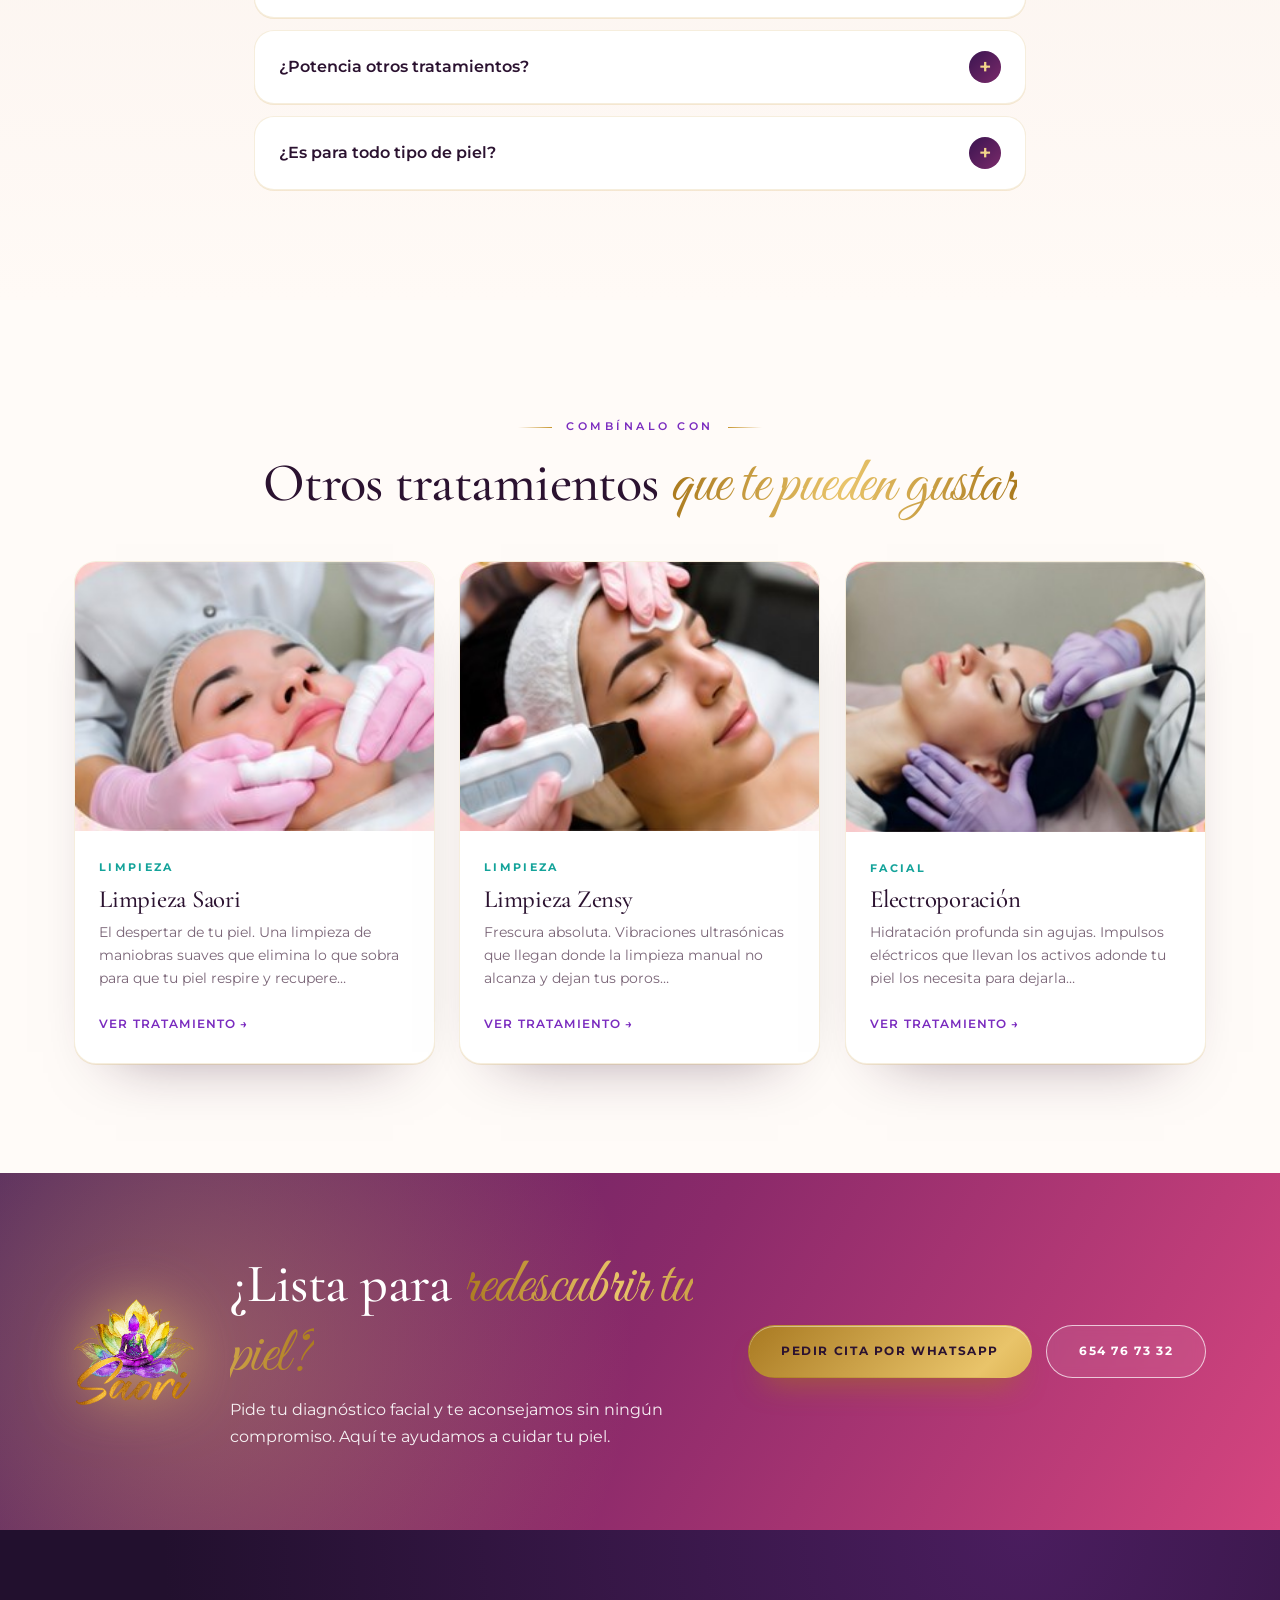
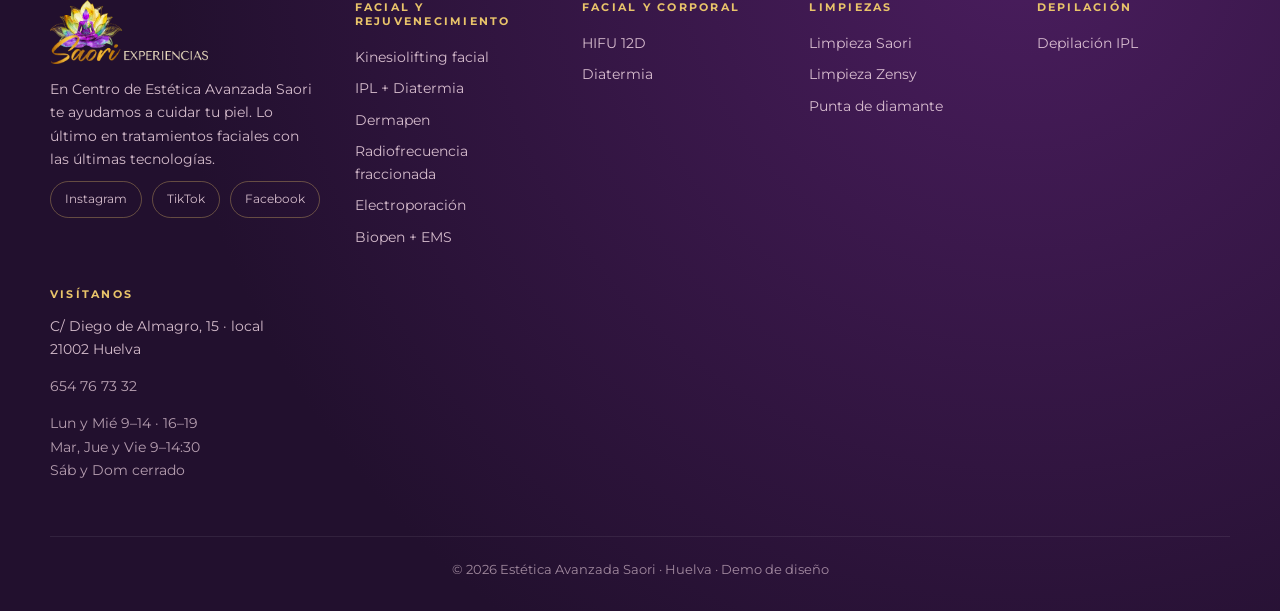
<file: punta-de-diamante.html>
<!doctype html>
<html lang="es">
<head>
<meta charset="utf-8">
<meta name="viewport" content="width=device-width, initial-scale=1">
<title>Punta de diamante en Huelva · Estética Avanzada Saori</title>
<meta name="description" content="Efecto piel nueva al instante. Tacto seda inmediato y un poro visiblemente más fino. Y además, potencia x2 tu siguiente tratamiento.">
<link rel="icon" href="assets/lotus-saori.png">
<meta name="theme-color" content="#1b0b22">
<link rel="canonical" href="https://sefiro888.github.io/saori-demo/punta-de-diamante.html">
<meta property="og:type" content="website">
<meta property="og:site_name" content="Estética Avanzada Saori · Huelva">
<meta property="og:locale" content="es_ES">
<meta property="og:title" content="Punta de diamante en Huelva · Estética Avanzada Saori">
<meta property="og:description" content="Efecto piel nueva al instante. Tacto seda inmediato y un poro visiblemente más fino. Y además, potencia x2 tu siguiente tratamiento.">
<meta property="og:url" content="https://sefiro888.github.io/saori-demo/punta-de-diamante.html">
<meta property="og:image" content="https://sefiro888.github.io/saori-demo/assets/og-saori.jpg">
<meta property="og:image:width" content="1200">
<meta property="og:image:height" content="630">
<meta property="og:image:alt" content="Logo de Estética Avanzada Saori, Huelva">
<meta name="twitter:card" content="summary_large_image">
<meta name="twitter:title" content="Punta de diamante en Huelva · Estética Avanzada Saori">
<meta name="twitter:description" content="Efecto piel nueva al instante. Tacto seda inmediato y un poro visiblemente más fino. Y además, potencia x2 tu siguiente tratamiento.">
<meta name="twitter:image" content="https://sefiro888.github.io/saori-demo/assets/og-saori.jpg">
<link rel="apple-touch-icon" href="assets/lotus-saori.png">

<link rel="preconnect" href="https://fonts.googleapis.com">
<link rel="preconnect" href="https://fonts.gstatic.com" crossorigin>
<link href="https://fonts.googleapis.com/css2?family=Cormorant+Garamond:ital,wght@0,500;0,600;0,700;1,500&family=Great+Vibes&family=Montserrat:wght@400;500;600;700&display=swap" rel="stylesheet">
<link rel="stylesheet" href="styles.css?v=1792570995">
<link rel="stylesheet" href="site.css?v=1792570995">
<link rel="stylesheet" href="extra.css?v=1792570995">
<link rel="stylesheet" href="premium.css?v=1792570995">
<link rel="stylesheet" href="viewer.css?v=1792570995">
<link rel="stylesheet" href="reelstyle.css?v=1792570995">
</head>
<body class="page-service">
<div class="progress" id="progress"></div>
<div class="site-top is-dark" id="siteTop">
  <div class="topbar" aria-label="Información destacada"><div class="ticker"><div class="ticker-track"><span>✦ Pide tu diagnóstico facial sin ningún compromiso</span><span>★ 5,0 en Google · 75 opiniones</span><span>✦ Edición limitada: Protocolo Dermapen Total Face &amp; Lips</span><span>✦ Depilación IPL desde 10 €</span><span>✦ C/ Diego de Almagro 15, local · Huelva</span><span>✦ HIFU 12D · Diatermia · Radiofrecuencia fraccionada</span><span>☎ 654 76 73 32</span><span>✦ Pide tu diagnóstico facial sin ningún compromiso</span><span>★ 5,0 en Google · 75 opiniones</span><span>✦ Edición limitada: Protocolo Dermapen Total Face &amp; Lips</span><span>✦ Depilación IPL desde 10 €</span><span>✦ C/ Diego de Almagro 15, local · Huelva</span><span>✦ HIFU 12D · Diatermia · Radiofrecuencia fraccionada</span><span>☎ 654 76 73 32</span></div></div></div>
  <header class="hdr" id="hdr"><div class="hdr-in">
    <a href="index.html" class="brand" aria-label="Inicio"><img class="lg-light" src="assets/logo.png" alt="Saori Experiencias"><img class="lg-dark" src="assets/logo-light.png" alt=""></a>
    <nav class="dnav" aria-label="Principal">
      <a href="index.html#diagnostico">Diagnóstico</a>
      <div class="has-mega" id="hasMega">
        <button class="mega-btn" aria-expanded="false" aria-haspopup="true">Tratamientos <svg width="11" height="11" viewBox="0 0 12 12"><path d="M2 4l4 4 4-4" fill="none" stroke="currentColor" stroke-width="1.8" stroke-linecap="round"/></svg></button>
        <div class="mega" role="menu"><div class="mega-in">
      <div class="mcols"><div class="mcol"><h4>Facial y rejuvenecimiento</h4><a class="mlink" style="--d:1" href="kinesiolifting-facial.html"><img src="assets/kinesio.jpg" alt="" loading="lazy"><span><b>Kinesiolifting facial</b><small>lifting manual</small></span></a><a class="mlink" style="--d:2" href="ipl-diatermia.html"><img src="assets/ipl.jpg" alt="" loading="lazy"><span><b>IPL + Diatermia</b><small>rejuvenecimiento integral</small></span></a><a class="mlink" style="--d:3" href="dermapen.html"><img src="assets/dermapen.jpg" alt="" loading="lazy"><span><b>Dermapen</b><small>microneedling</small></span></a><a class="mlink" style="--d:4" href="radiofrecuencia-fraccionada.html"><img src="assets/radiofrecuencia.jpg" alt="" loading="lazy"><span><b>Radiofrecuencia fraccionada</b><small>marcas y cicatrices</small></span></a><a class="mlink" style="--d:5" href="electroporacion.html"><img src="assets/electroporacion.jpg" alt="" loading="lazy"><span><b>Electroporación</b><small>sin agujas</small></span></a><a class="mlink" style="--d:6" href="biopen-ems.html"><img src="assets/biopen.jpg" alt="" loading="lazy"><span><b>Biopen + EMS</b><small>reafirmante</small></span></a></div><div class="mcol"><h4>Facial y corporal</h4><a class="mlink" style="--d:7" href="hifu-12d.html"><img src="assets/hifu.jpg" alt="" loading="lazy"><span><b>HIFU 12D</b><small>Facial y corporal</small></span></a><a class="mlink" style="--d:8" href="diatermia.html"><img src="assets/diatermia.jpg" alt="" loading="lazy"><span><b>Diatermia</b><small>Facial y corporal</small></span></a></div><div class="mcol"><h4>Limpiezas</h4><a class="mlink" style="--d:9" href="limpieza-saori.html"><img src="assets/limpieza-saori.jpg" alt="" loading="lazy"><span><b>Limpieza Saori</b><small>el despertar de la piel</small></span></a><a class="mlink" style="--d:10" href="limpieza-zensy.html"><img src="assets/limpieza-zensy.jpg" alt="" loading="lazy"><span><b>Limpieza Zensy</b><small>ultrasonidos</small></span></a><a class="mlink" style="--d:11" href="punta-de-diamante.html"><img src="assets/punta-diamante.jpg" alt="" loading="lazy"><span><b>Punta de diamante</b><small>piel nueva al instante</small></span></a></div><div class="mcol"><h4>Depilación</h4><a class="mlink" style="--d:12" href="depilacion-ipl.html"><img src="assets/depilacion.jpg" alt="" loading="lazy"><span><b>Depilación IPL</b><small>fotodepilación profesional</small></span></a></div></div>
      <a class="mfeat" href="https://wa.me/34654767332?text=Hola%2C%20quiero%20pedir%20mi%20diagn%C3%B3stico%20facial" target="_blank" rel="noopener">
        <img src="assets/emblema.jpg" alt="">
        <div><em>Todo empieza aquí</em><b>Diagnóstico facial</b><span>Sin ningún compromiso. Te aconsejamos el plan exacto para tu piel.</span><i>Reservar ahora →</i></div>
      </a></div></div>
      </div>
      <a href="index.html#reels">Reels</a>
      <a href="index.html#resultados">Resultados</a>
      <a href="depilacion-ipl.html">Depilación</a>
      <a href="index.html#opiniones">Opiniones</a>
      <a href="index.html#visitanos">Contacto</a>
    </nav>
    <a class="btn btn-gold hdr-cta" href="https://wa.me/34654767332?text=Hola%2C%20quiero%20pedir%20mi%20diagn%C3%B3stico%20facial" target="_blank" rel="noopener"><span>Pedir cita</span></a>
    <button class="burger" id="burger" aria-label="Abrir menú" aria-expanded="false"><span></span><span></span><span></span></button>
  </div></header>
</div>
<div class="mnav" id="mnav" aria-hidden="true">
  <div class="mnav-in">
    <a href="index.html#diagnostico" style="--i:1">Diagnóstico</a>
    <button class="m-acc" id="mAcc" style="--i:2" aria-expanded="false">Tratamientos <i>+</i></button>
    <div class="m-panel" id="mPanel"><div><p class="m-sub">Facial y rejuvenecimiento</p><a href="kinesiolifting-facial.html">Kinesiolifting facial</a><a href="ipl-diatermia.html">IPL + Diatermia</a><a href="dermapen.html">Dermapen</a><a href="radiofrecuencia-fraccionada.html">Radiofrecuencia fraccionada</a><a href="electroporacion.html">Electroporación</a><a href="biopen-ems.html">Biopen + EMS</a><p class="m-sub">Facial y corporal</p><a href="hifu-12d.html">HIFU 12D</a><a href="diatermia.html">Diatermia</a><p class="m-sub">Limpiezas</p><a href="limpieza-saori.html">Limpieza Saori</a><a href="limpieza-zensy.html">Limpieza Zensy</a><a href="punta-de-diamante.html">Punta de diamante</a><p class="m-sub">Depilación</p><a href="depilacion-ipl.html">Depilación IPL</a></div></div>
    <a href="index.html#reels" style="--i:3">Reels</a>
    <a href="index.html#resultados" style="--i:3">Resultados</a>
    <a href="depilacion-ipl.html" style="--i:4">Depilación</a>
    <a href="index.html#opiniones" style="--i:5">Opiniones</a>
    <a href="index.html#visitanos" style="--i:6">Contacto</a>
    <a class="btn btn-gold m-cta" href="https://wa.me/34654767332?text=Hola%2C%20quiero%20pedir%20mi%20diagn%C3%B3stico%20facial" target="_blank" rel="noopener" style="--i:7">Pedir mi diagnóstico</a>
    <p class="m-contact" style="--i:8">☎ 654 76 73 32 · C/ Diego de Almagro 15, Huelva</p>
  </div>
</div>
<main>
<section class="shero">
  <div class="shero-bg" style="background-image:url(assets/punta-diamante.jpg)"></div>
  <div class="shero-ov"></div>
  <canvas id="sparkles" aria-hidden="true"></canvas>
  <div class="shero-in">
    <div class="shero-text">
      <nav class="crumbs" aria-label="Migas"><a href="index.html">Inicio</a><i>/</i><a href="index.html#tratamientos">Tratamientos</a><i>/</i><span>Punta de diamante</span></nav>
      <span class="pill">Limpieza</span>
      <p class="eyebrow gold">Efecto piel nueva</p>
      <h1>Punta de diamante<span class="script">piel nueva al instante</span></h1>
      <p class="lead">Efecto piel nueva al instante. Tacto seda inmediato y un poro visiblemente más fino. Y además, potencia x2 tu siguiente tratamiento.</p>
      <div class="schips"><span>Tacto seda</span><span>Mejora el poro</span><span>Potencia x2</span></div>
      <div class="hero-actions"><a class="btn btn-gold" href="https://wa.me/34654767332?text=Hola%2C%20me%20interesa%20Punta%20de%20diamante.%20%C2%BFMe%20pod%C3%A9is%20dar%20informaci%C3%B3n%20y%20cita%3F" target="_blank" rel="noopener">Pedir cita</a><a class="btn btn-light" href="#que-es">Saber más ↓</a></div>
    </div>
    <div class="shero-photo"><div class="arch"><img src="assets/punta-diamante.jpg" alt="Punta de diamante"></div>
      <span class="float f1">★ 5,0 · 75 opiniones</span><span class="float f2">Diagnóstico sin compromiso</span></div>
  </div>
</section>
<div class="factbar"><div class="wrap facts"><div class="fact"><small>Zona</small><b>Rostro y cuello</b></div><div class="fact"><small>Técnica</small><b>Punta de diamante</b></div><div class="fact"><small>Efecto</small><b>Piel suave y pulida</b></div><div class="fact"><small>Extra</small><b>Potencia x2 tratamientos</b></div></div></div>
<nav class="subnav" id="subnav" aria-label="En esta página"><div class="wrap">
  <a href="#que-es">Qué es</a><a href="#beneficios">Beneficios</a><a href="#especial">Detalle</a><a href="#proceso">Proceso</a><a href="#ideal">Ideal para</a><a href="#cuidados">Cuidados</a><a href="#reels">Vídeos</a><a href="#faq">Preguntas</a>
</div></nav>

<section class="sec" id="que-es"><div class="wrap two">
  <div class="reveal"><p class="eyebrow">Conócelo</p><h2>¿Qué es <span class="script">Punta de diamante?</span></h2><p>El despertar de la piel, versión diamante: efecto piel nueva al instante, con un tacto seda inmediato. Tu piel queda suave, fina y pulida.</p><p>Mejora de forma visible el poro y potencia x2 los resultados del tratamiento que hagamos a continuación.</p>
    <a class="btn btn-gold" href="https://wa.me/34654767332?text=Hola%2C%20me%20interesa%20Punta%20de%20diamante.%20%C2%BFMe%20pod%C3%A9is%20dar%20informaci%C3%B3n%20y%20cita%3F" target="_blank" rel="noopener">Quiero información</a></div>
  <div class="reveal photo-card tall"><img src="assets/punta-diamante.jpg" alt="Punta de diamante"><span class="photo-tag">Limpieza</span></div>
</div></section>

<section class="sec tint" id="beneficios"><div class="wrap">
  <div class="head reveal"><p class="eyebrow">Por qué elegirlo</p><h2>Beneficios <span class="script">visibles</span></h2></div>
  <div class="bens"><div class="ben reveal"><span class="ben-n">01</span><h3>Tacto seda</h3><p>Efecto inmediato al tacto.</p></div><div class="ben reveal"><span class="ben-n">02</span><h3>Piel pulida</h3><p>Suave, fina y pulida.</p></div><div class="ben reveal"><span class="ben-n">03</span><h3>Poro más fino</h3><p>Mejora visible del poro.</p></div><div class="ben reveal"><span class="ben-n">04</span><h3>Renovación</h3><p>Efecto piel nueva.</p></div><div class="ben reveal"><span class="ben-n">05</span><h3>Potencia x2</h3><p>Multiplica los resultados de otros tratamientos.</p></div><div class="ben reveal"><span class="ben-n">06</span><h3>Luminosidad</h3><p>Una piel más radiante.</p></div></div>
</div></section>

<section class="sec alt" id="especial"><div class="wrap two">
      <div class="reveal"><p class="eyebrow">Lo que debes saber</p><h2>El mejor aliado de tus protocolos</h2><p class="lead2">Al renovar la capa superficial, tu piel absorbe mejor los activos y la tecnología que apliquemos después.</p><ul class="checks"><li>Perfecta antes de dermapen o electroporación</li><li>Mejora la absorción de cosméticos</li><li>Resultados visibles al instante</li><li>Mantenimiento regular recomendado</li></ul></div>
      <div class="reveal photo-card"><img src="assets/punta-diamante.jpg" alt="Punta de diamante"><span class="photo-tag">Punta de diamante</span></div>
    </div></section>

<section class="sec" id="proceso"><div class="wrap two">
  <div class="reveal"><p class="eyebrow">Tu momento Saori</p><h2>Cómo es <span class="script">tu sesión</span></h2>
    <p>Todo empieza con tu diagnóstico facial: sin prisas y sin compromiso. Después, cada sesión es un momento para ti, siempre adaptado a tu piel.</p></div>
  <ol class="steps"><li class="reveal"><span>1</span><div><h3>Te escuchamos</h3><p>Valoramos tu piel y la intensidad que necesita.</p></div></li><li class="reveal"><span>2</span><div><h3>Preparamos tu piel</h3><p>Una limpieza previa para empezar con la piel despejada.</p></div></li><li class="reveal"><span>3</span><div><h3>Punta de diamante</h3><p>Pulimos y renovamos la superficie con la punta.</p></div></li><li class="reveal"><span>4</span><div><h3>Cuidamos el final</h3><p>Hidratación y protección para sellar el resultado.</p></div></li></ol>
</div></section>

<section class="sec dark" id="ideal"><div class="wrap two">
  <div class="reveal"><p class="eyebrow gold">Para ti si…</p><h2>Ideal <span class="script">para</span></h2><ul class="ideal"><li>Piel áspera o apagada</li><li>Poros visibles</li><li>Textura irregular</li><li>Quienes buscan piel suave al instante</li><li>Preparar la piel para otros tratamientos</li></ul></div>
  <div class="reveal ideal-img"><img src="assets/lotus-saori.png" alt=""><p>“Cada piel necesita un plan a medida.”</p></div>
</div></section>

<section class="sec" id="cuidados"><div class="wrap">
  <div class="head reveal"><p class="eyebrow">Para un mejor resultado</p><h2>Cuidados <span class="script">y precauciones</span></h2></div>
  <div class="care3">
    <div class="care reveal"><h3>Antes</h3><ul><li>Evita exfoliantes y retinoides unos días antes</li><li>Evita sol intenso</li></ul></div>
    <div class="care reveal"><h3>Después</h3><ul><li>Hidratación y protección solar</li><li>Evita exfoliar durante unos días</li></ul></div>
    <div class="care warn reveal"><h3>Importante</h3><p>No se aplica en piel con lesiones activas, rosácea intensa u otras circunstancias. Lo valoramos en el diagnóstico.</p></div>
  </div>
</div></section>

<section class="sec reels-sec" id="reels"><span class="reel-bg-text" aria-hidden="true">REELS</span><div class="wrap">
  <div class="head reveal"><p class="eyebrow">Mírala en acción</p><h2>Punta de diamante <span class="script">en vídeo</span></h2></div>
  <div class="reels-grid reel-row n1"><figure class="reel tilt-l" data-net="ig" data-open="https://www.instagram.com/reel/Dc0zbEcuKp3/embed/" data-link="https://www.instagram.com/reel/Dc0zbEcuKp3/" data-title="Punta de diamante: el paso 1 tras el verano">
  <div class="phone">
    <span class="phone-notch" aria-hidden="true"></span>
    <span class="reel-credit"><b>Saori</b><i>@esteticasaori</i></span>
    <button type="button" class="reel-play" aria-label="Reproducir el reel: Punta de diamante: el paso 1 tras el verano">
      <img src="assets/reels/ig-diamante.jpg" alt="" loading="lazy">
      <span class="reel-ring" aria-hidden="true"><svg viewBox="0 0 120 120"><defs><path id="rcigdiamante" d="M60,60 m-46,0 a46,46 0 1,1 92,0 a46,46 0 1,1 -92,0"/></defs><text><textPath href="#rcigdiamante">PLAY REEL · PLAY REEL · PLAY REEL · </textPath></text></svg><i><svg viewBox="0 0 24 24" fill="currentColor"><path d="M8 5v14l11-7z"/></svg></i></span>
      <span class="reel-eq" aria-hidden="true"><b></b><b></b><b></b><b></b></span>
      <span class="reel-meta"><em><i class="rec"></i> Reel · Instagram</em><strong>Punta de diamante: el paso 1 tras el verano</strong><small>▶ 22,6 mil visualizaciones</small></span>
    </button>
  </div>
  <figcaption><strong class="reel-by">Reel de <a href="https://www.instagram.com/reel/Dc0zbEcuKp3/" target="_blank" rel="noopener">Saori</a></strong><span>Exfoliación mecánica suave para retirar células muertas, afinar la textura y liberar el poro antes de cualquier otro tratamiento.</span>
    <a class="link-arrow" href="https://www.instagram.com/reel/Dc0zbEcuKp3/" target="_blank" rel="noopener">Ver en Instagram</a></figcaption>
</figure></div></div></section>

<section class="sec tint" id="faq"><div class="wrap narrow">
  <div class="head reveal"><p class="eyebrow">Resolvemos tus dudas</p><h2>Preguntas <span class="script">frecuentes</span></h2></div>
  <div class="faqs"><div class="faq reveal"><button class="faq-q" aria-expanded="false"><span>¿Qué consigo?</span><i>+</i></button><div class="faq-a"><div><p>Piel suave, fina y pulida, con mejora visible del poro.</p></div></div></div><div class="faq reveal"><button class="faq-q" aria-expanded="false"><span>¿Se nota al momento?</span><i>+</i></button><div class="faq-a"><div><p>Sí, el tacto seda es inmediato.</p></div></div></div><div class="faq reveal"><button class="faq-q" aria-expanded="false"><span>¿Potencia otros tratamientos?</span><i>+</i></button><div class="faq-a"><div><p>Sí, potencia x2 los resultados.</p></div></div></div><div class="faq reveal"><button class="faq-q" aria-expanded="false"><span>¿Es para todo tipo de piel?</span><i>+</i></button><div class="faq-a"><div><p>Se adapta tras valorar tu piel en el diagnóstico.</p></div></div></div></div>
</div></section>

<section class="sec"><div class="wrap">
  <div class="head reveal"><p class="eyebrow">Combínalo con</p><h2>Otros tratamientos <span class="script">que te pueden gustar</span></h2></div>
  <div class="grid"><a class="card tilt" href="limpieza-saori.html"><img src="assets/limpieza-saori.jpg" alt="Limpieza Saori" loading="lazy"><div class="card-b"><span class="tag">Limpieza</span><h3>Limpieza Saori</h3><p>El despertar de tu piel. Una limpieza de maniobras suaves que elimina lo que sobra para que tu piel respire y recupere…</p><span class="more">Ver tratamiento →</span></div></a><a class="card tilt" href="limpieza-zensy.html"><img src="assets/limpieza-zensy.jpg" alt="Limpieza Zensy" loading="lazy"><div class="card-b"><span class="tag">Limpieza</span><h3>Limpieza Zensy</h3><p>Frescura absoluta. Vibraciones ultrasónicas que llegan donde la limpieza manual no alcanza y dejan tus poros…</p><span class="more">Ver tratamiento →</span></div></a><a class="card tilt" href="electroporacion.html"><img src="assets/electroporacion.jpg" alt="Electroporación" loading="lazy"><div class="card-b"><span class="tag">Facial</span><h3>Electroporación</h3><p>Hidratación profunda sin agujas. Impulsos eléctricos que llevan los activos adonde tu piel los necesita para dejarla…</p><span class="more">Ver tratamiento →</span></div></a></div>
</div></section>

<section class="cta"><div class="wrap cta-in reveal">
  <img src="assets/lotus-saori.png" alt="">
  <div><h2>¿Lista para <span class="script">redescubrir tu piel?</span></h2><p>Pide tu diagnóstico facial y te aconsejamos sin ningún compromiso. Aquí te ayudamos a cuidar tu piel.</p></div>
  <div class="hero-actions"><a class="btn btn-gold" href="https://wa.me/34654767332?text=Hola%2C%20me%20interesa%20Punta%20de%20diamante.%20%C2%BFMe%20pod%C3%A9is%20dar%20informaci%C3%B3n%20y%20cita%3F" target="_blank" rel="noopener">Pedir cita por WhatsApp</a><a class="btn btn-light" href="tel:+34654767332">654 76 73 32</a></div>
</div></section>
</main>
<footer class="footer">
  <div class="foot-in">
    <div class="foot-brand"><img src="assets/logo-light.png" alt="Saori Experiencias">
      <p>En Centro de Estética Avanzada Saori te ayudamos a cuidar tu piel. Lo último en tratamientos faciales con las últimas tecnologías.</p>
      <div class="foot-soc"><a href="https://www.instagram.com/esteticasaori/" target="_blank" rel="noopener">Instagram</a><a href="https://www.tiktok.com/@esteticarocioguti" target="_blank" rel="noopener">TikTok</a><a href="https://www.facebook.com/esteticasaorihuelva" target="_blank" rel="noopener">Facebook</a></div></div>
    <div><h4>Facial y rejuvenecimiento</h4><a href="kinesiolifting-facial.html">Kinesiolifting facial</a><a href="ipl-diatermia.html">IPL + Diatermia</a><a href="dermapen.html">Dermapen</a><a href="radiofrecuencia-fraccionada.html">Radiofrecuencia fraccionada</a><a href="electroporacion.html">Electroporación</a><a href="biopen-ems.html">Biopen + EMS</a></div><div><h4>Facial y corporal</h4><a href="hifu-12d.html">HIFU 12D</a><a href="diatermia.html">Diatermia</a></div><div><h4>Limpiezas</h4><a href="limpieza-saori.html">Limpieza Saori</a><a href="limpieza-zensy.html">Limpieza Zensy</a><a href="punta-de-diamante.html">Punta de diamante</a></div><div><h4>Depilación</h4><a href="depilacion-ipl.html">Depilación IPL</a></div>
    <div><h4>Visítanos</h4><p>C/ Diego de Almagro, 15 · local<br>21002 Huelva</p><p><a href="tel:+34654767332">654 76 73 32</a></p>
      <p class="foot-h">Lun y Mié 9–14 · 16–19<br>Mar, Jue y Vie 9–14:30<br>Sáb y Dom cerrado</p></div>
  </div>
  <small>© <span id="yr"></span> Estética Avanzada Saori · Huelva · Demo de diseño</small>
</footer>
<a class="wa-float" href="https://wa.me/34654767332?text=Hola%2C%20quiero%20pedir%20mi%20diagn%C3%B3stico%20facial" target="_blank" rel="noopener" aria-label="WhatsApp">
  <svg viewBox="0 0 32 32" width="30" height="30" fill="#fff"><path d="M16 3a13 13 0 0 0-11 19.8L3 29l6.4-2A13 13 0 1 0 16 3zm0 2.4a10.6 10.6 0 1 1-5.6 19.6l-.4-.2-3.8 1.2 1.2-3.7-.3-.4A10.6 10.6 0 0 1 16 5.4zm-3.7 5.2c-.3 0-.7.1-1 .5-.4.4-1.4 1.4-1.4 3.3s1.4 3.8 1.6 4.1c.2.3 2.8 4.4 6.9 6 3.4 1.3 4.1 1 4.8.9.8-.1 2.4-1 2.7-2 .3-.9.3-1.7.2-1.9-.1-.2-.4-.3-.8-.5l-2.5-1.2c-.3-.1-.6-.2-.8.2-.3.4-1 1.2-1.2 1.4-.2.2-.4.3-.8.1-.4-.2-1.6-.6-3-1.9-1.1-1-1.9-2.3-2.1-2.7-.2-.4 0-.6.2-.8l.6-.7c.2-.2.2-.4.4-.6.1-.2.1-.5 0-.7l-1.1-2.7c-.3-.7-.6-.6-.8-.6z"/></svg>
</a>
<script src="app.js?v=1792570995"></script>
<script src="premium.js?v=1792570995"></script>
<script src="viewer.js?v=1792570995"></script>
</body></html>
</file>
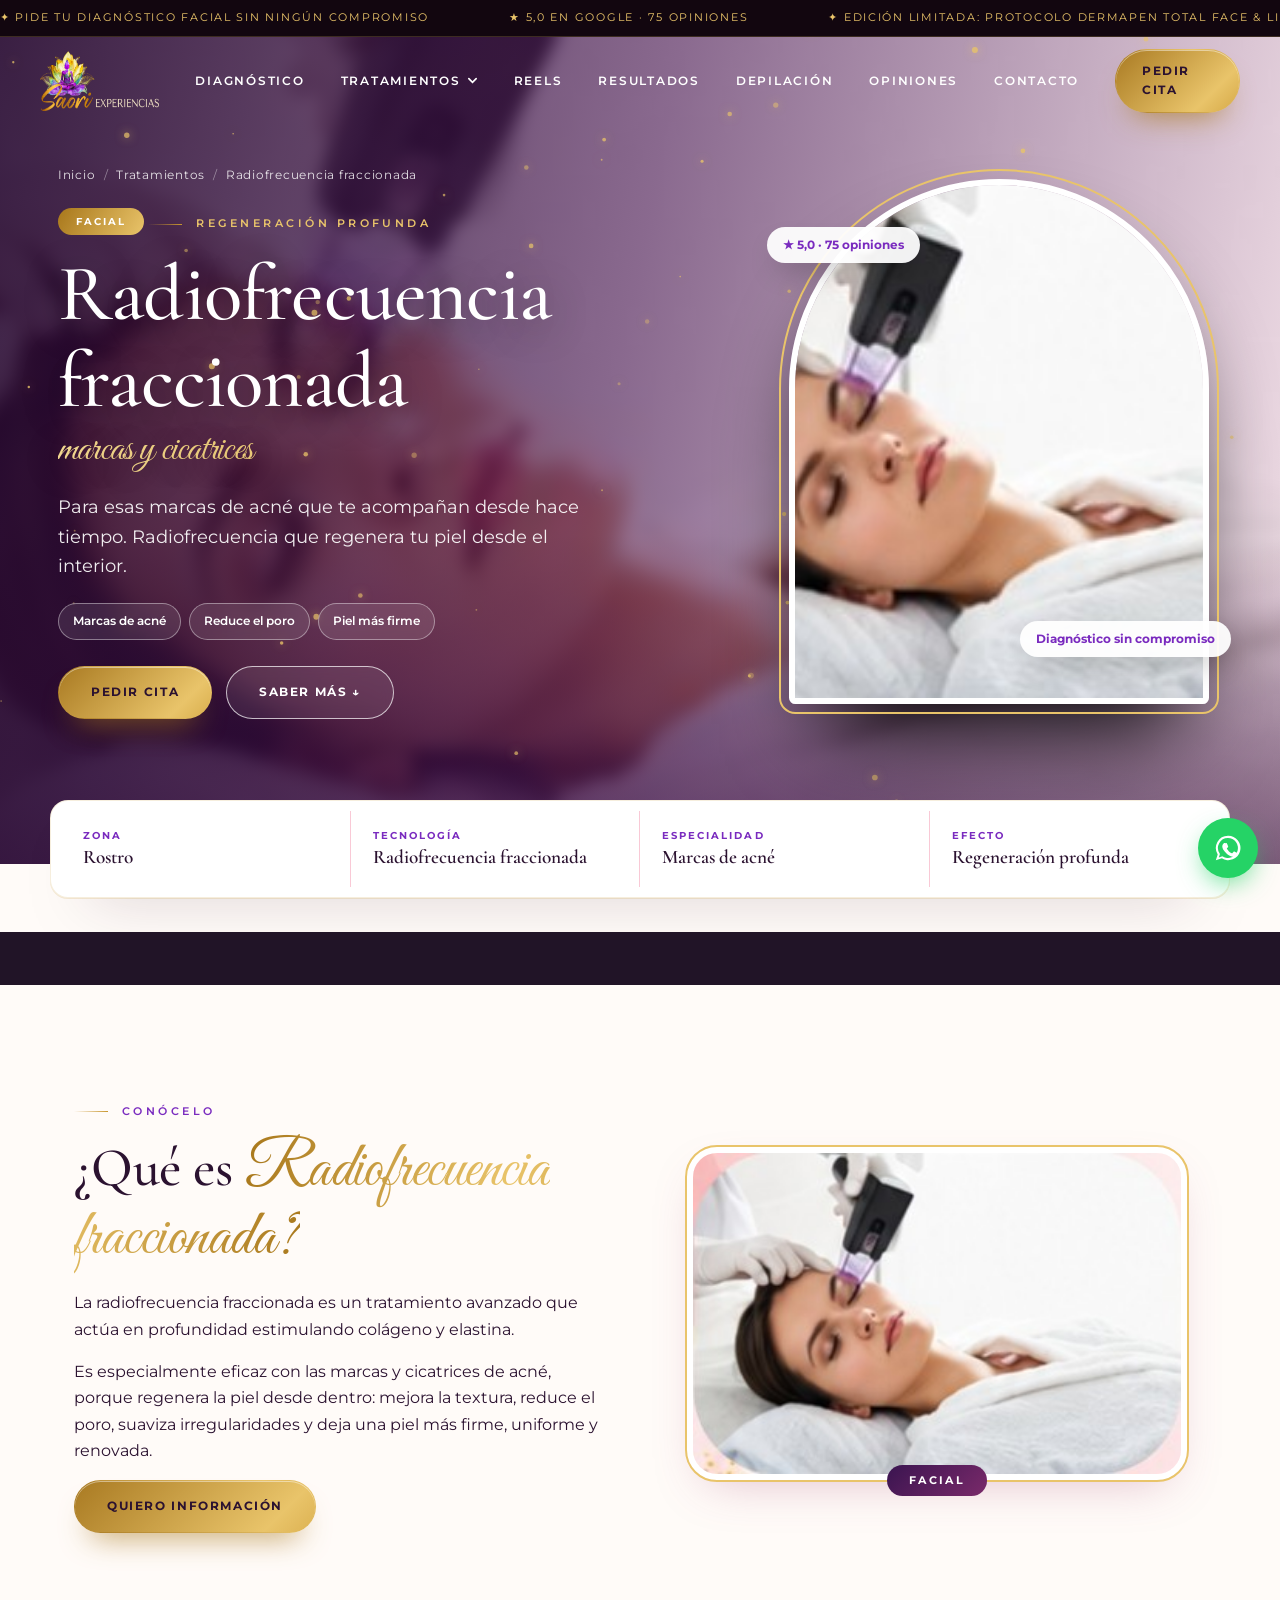
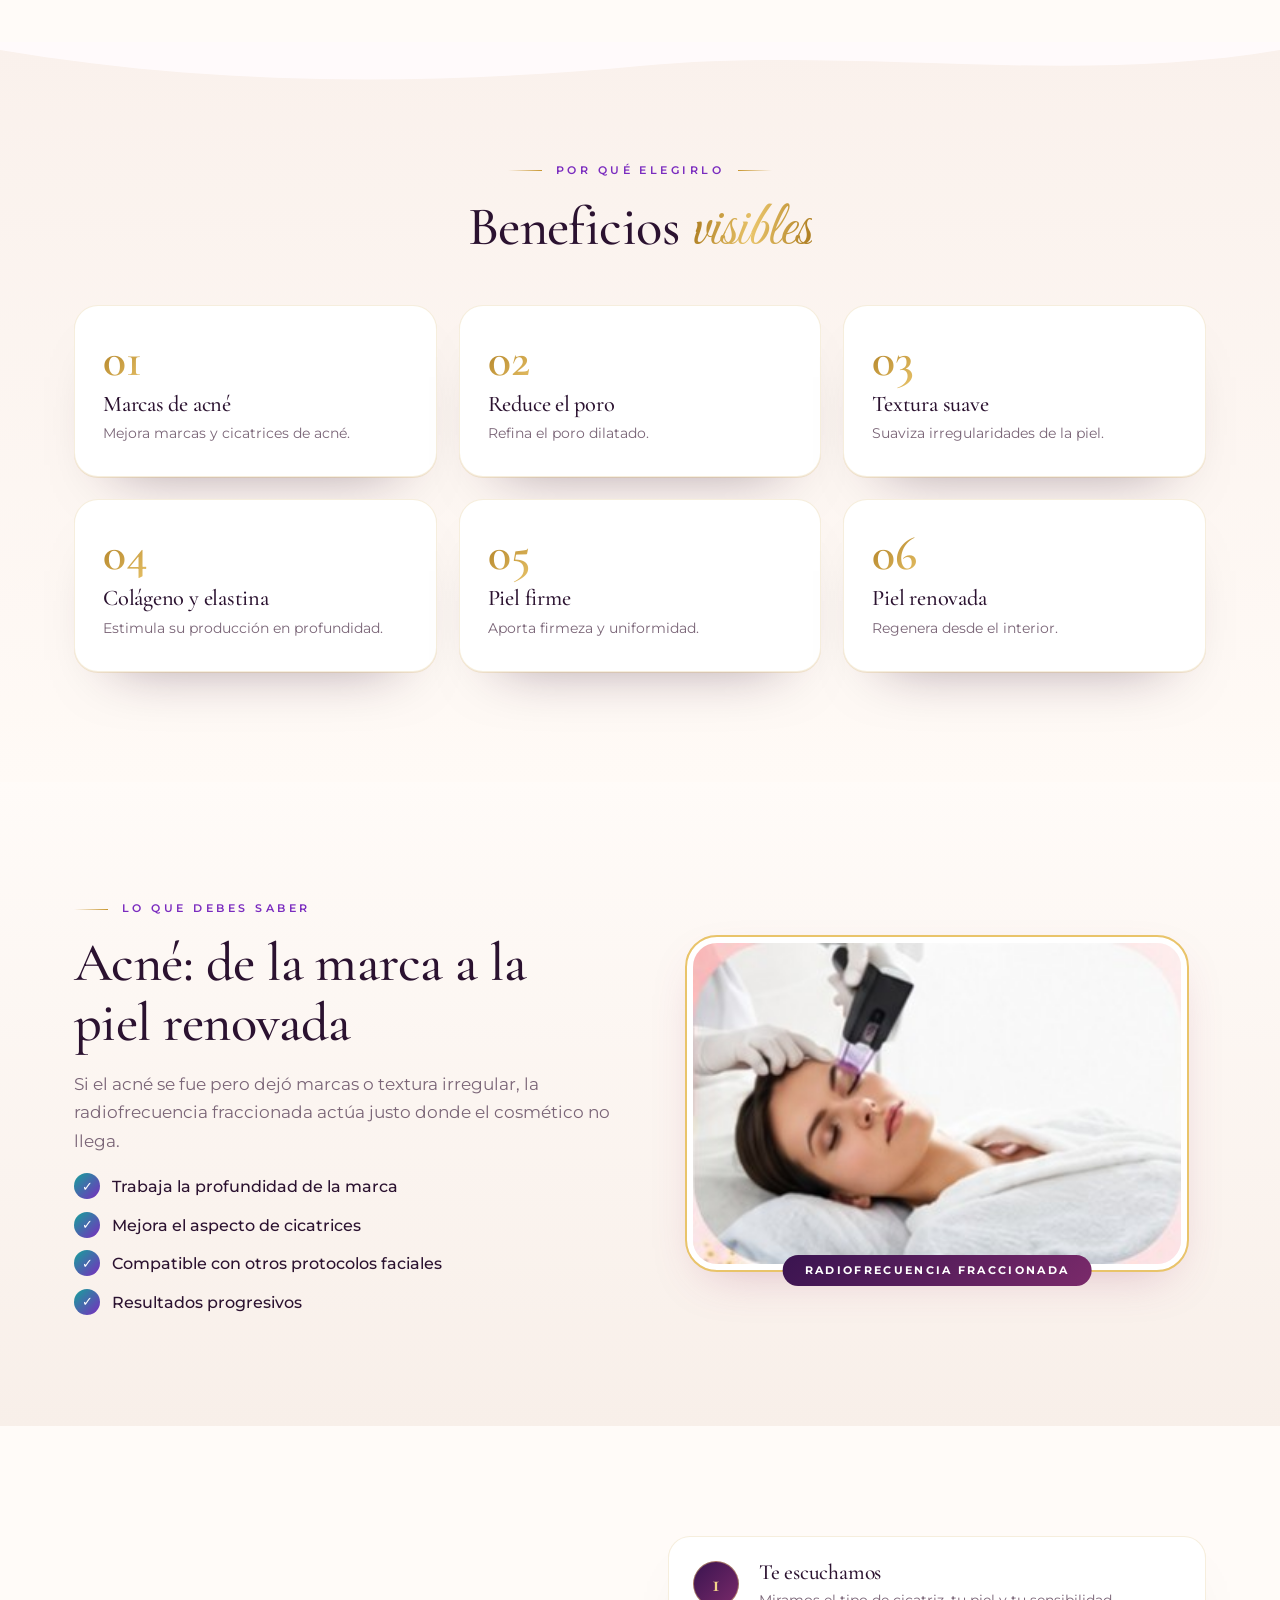
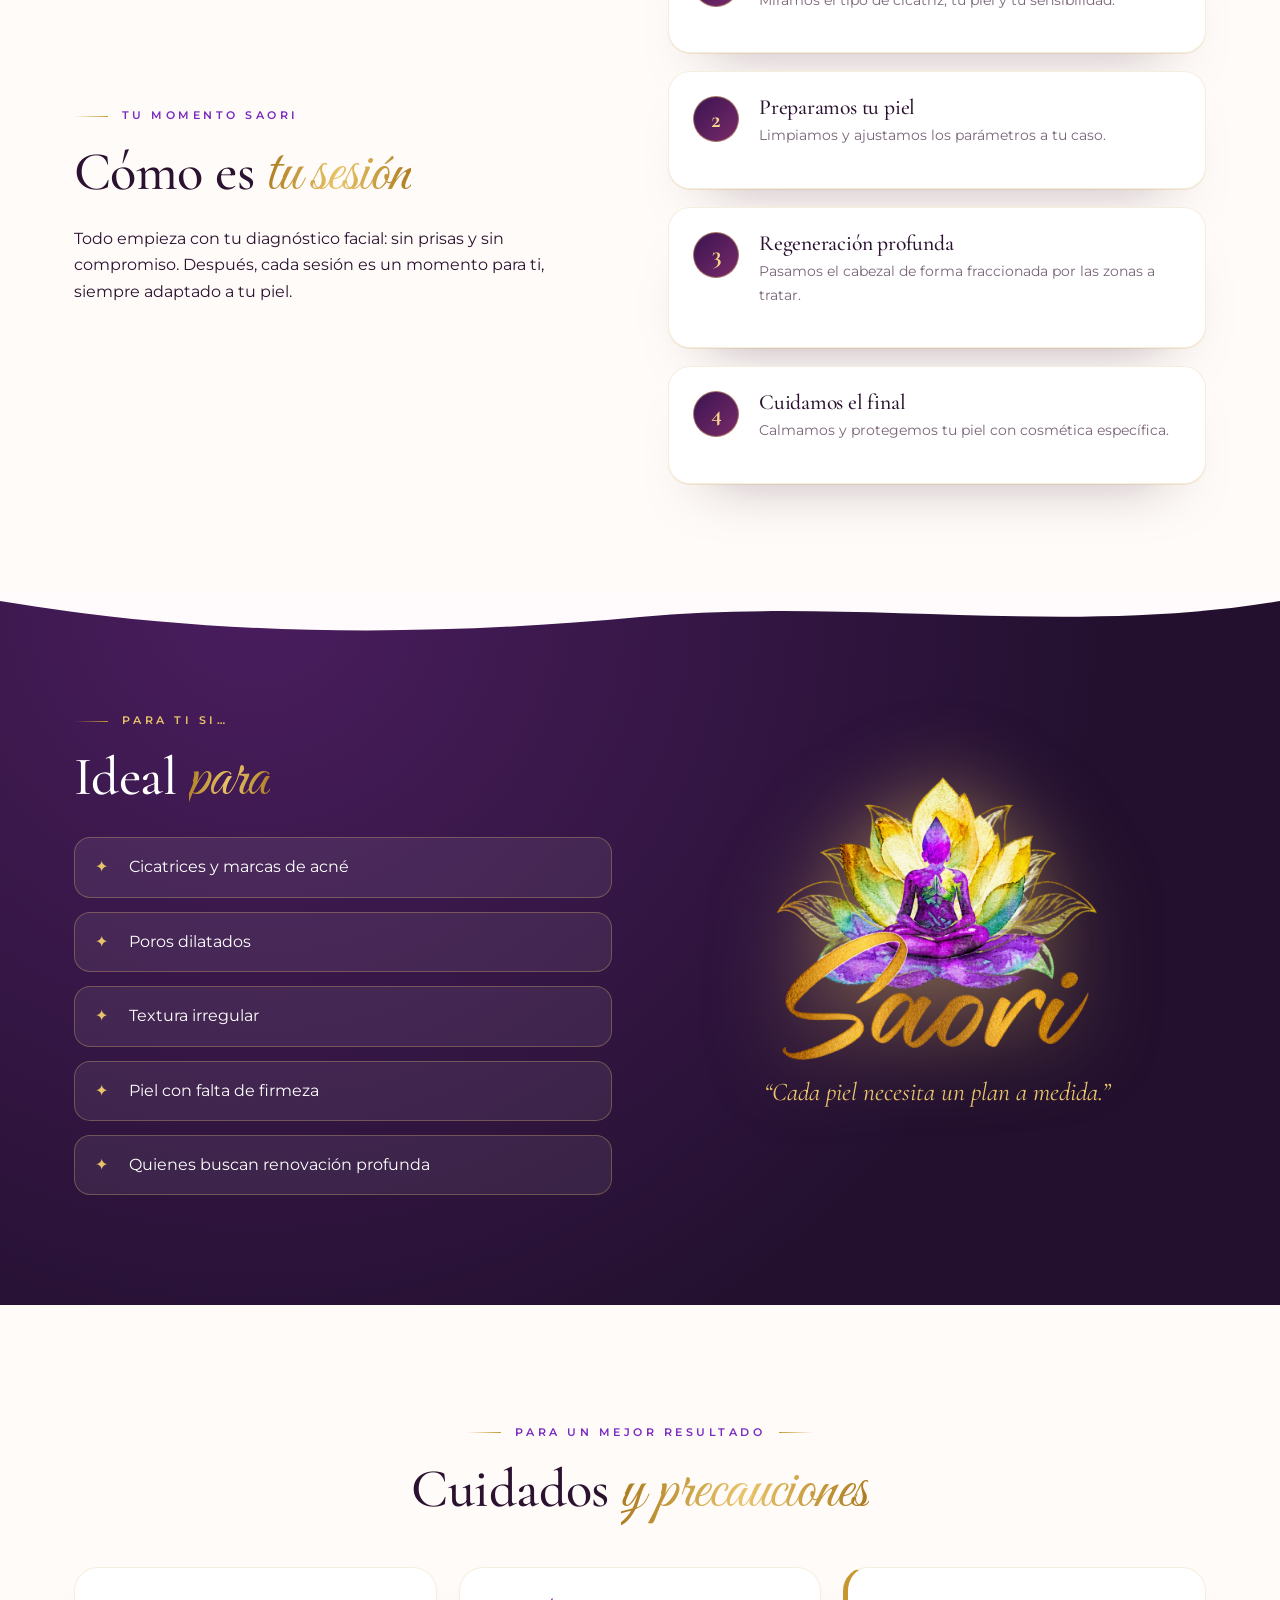
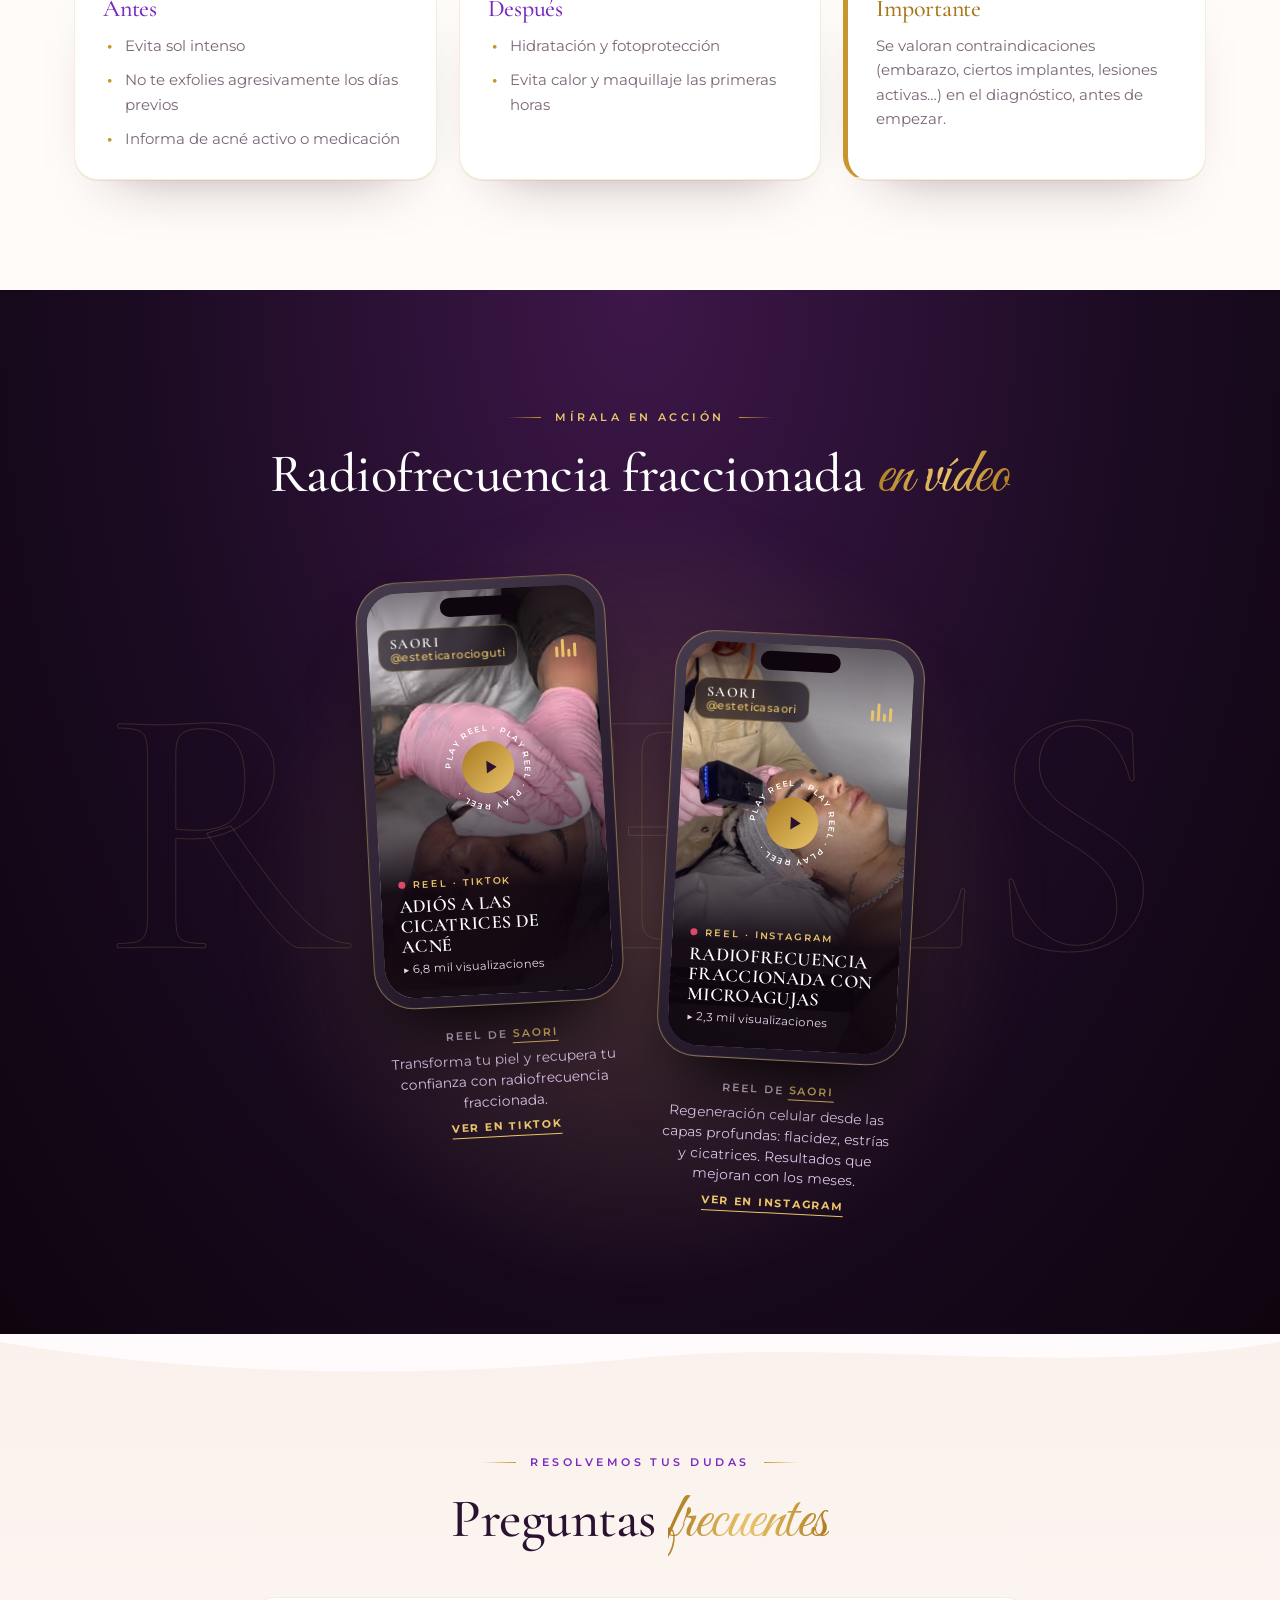
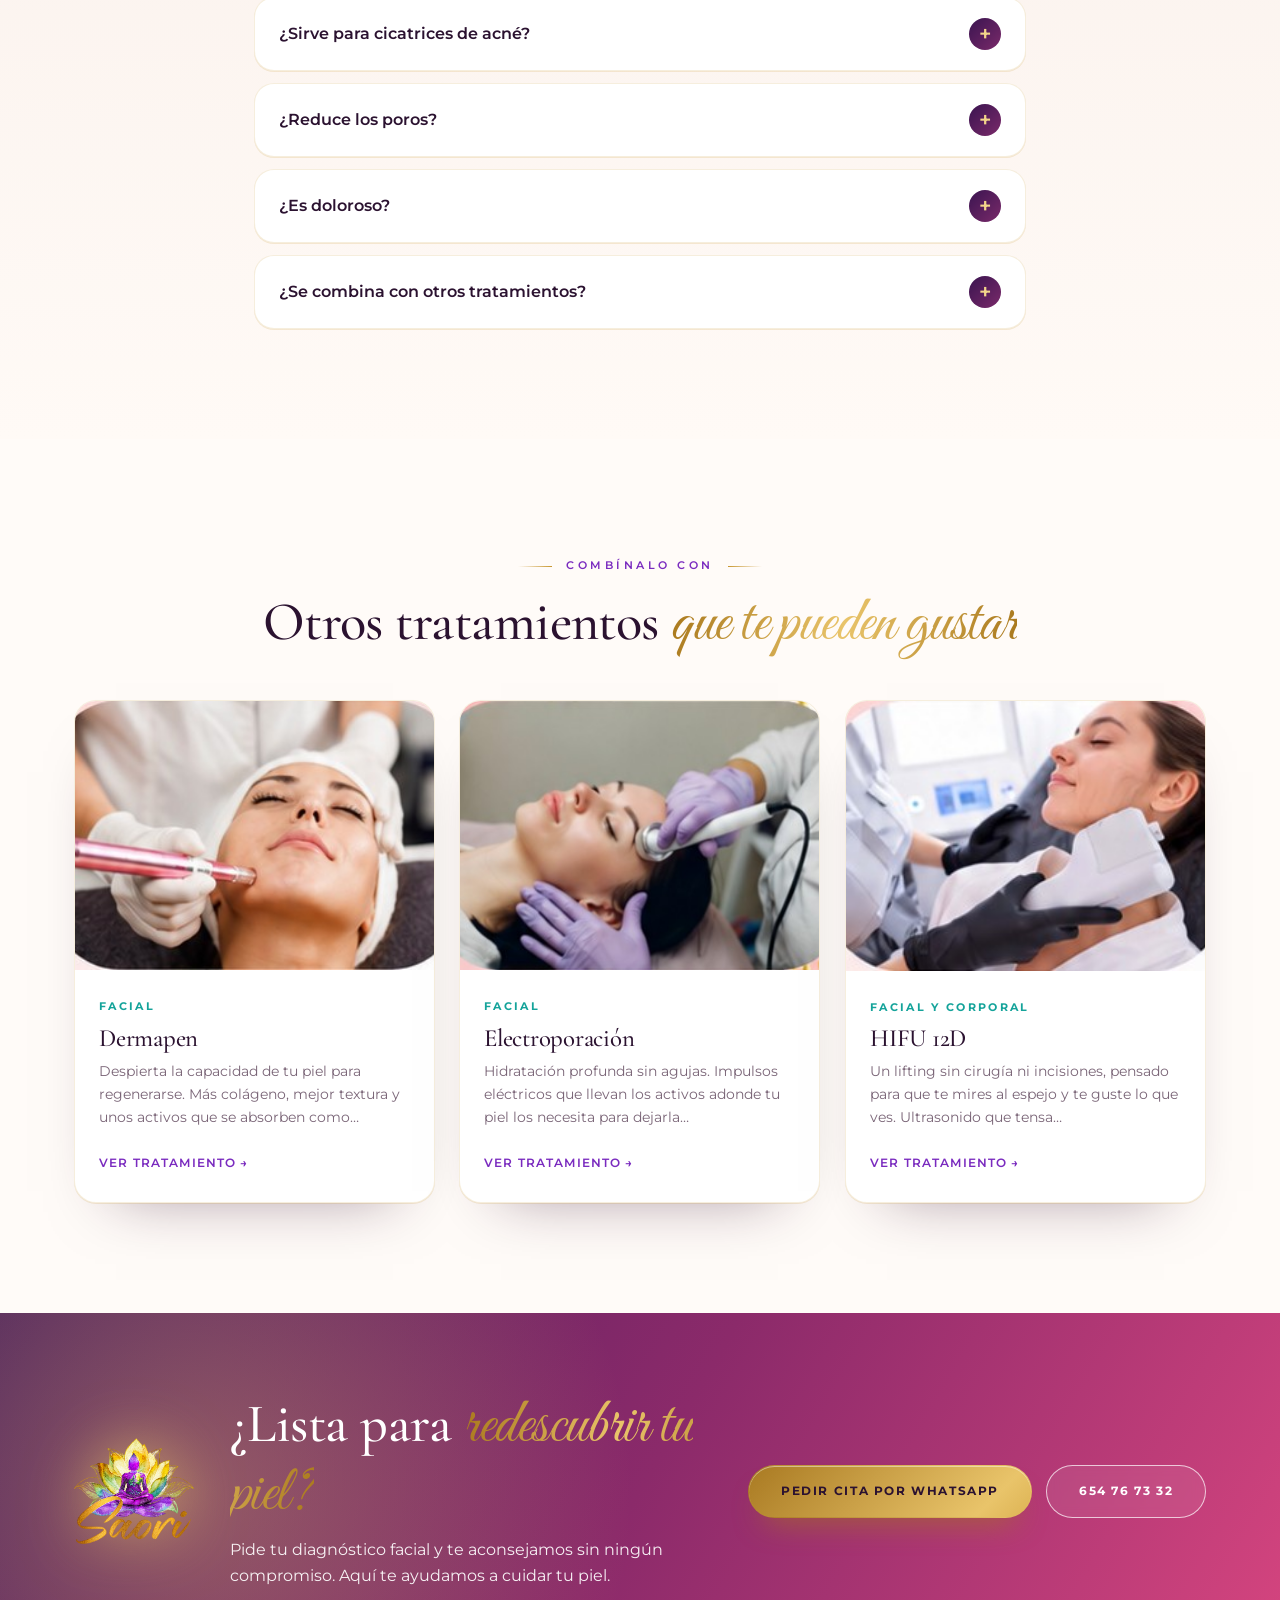
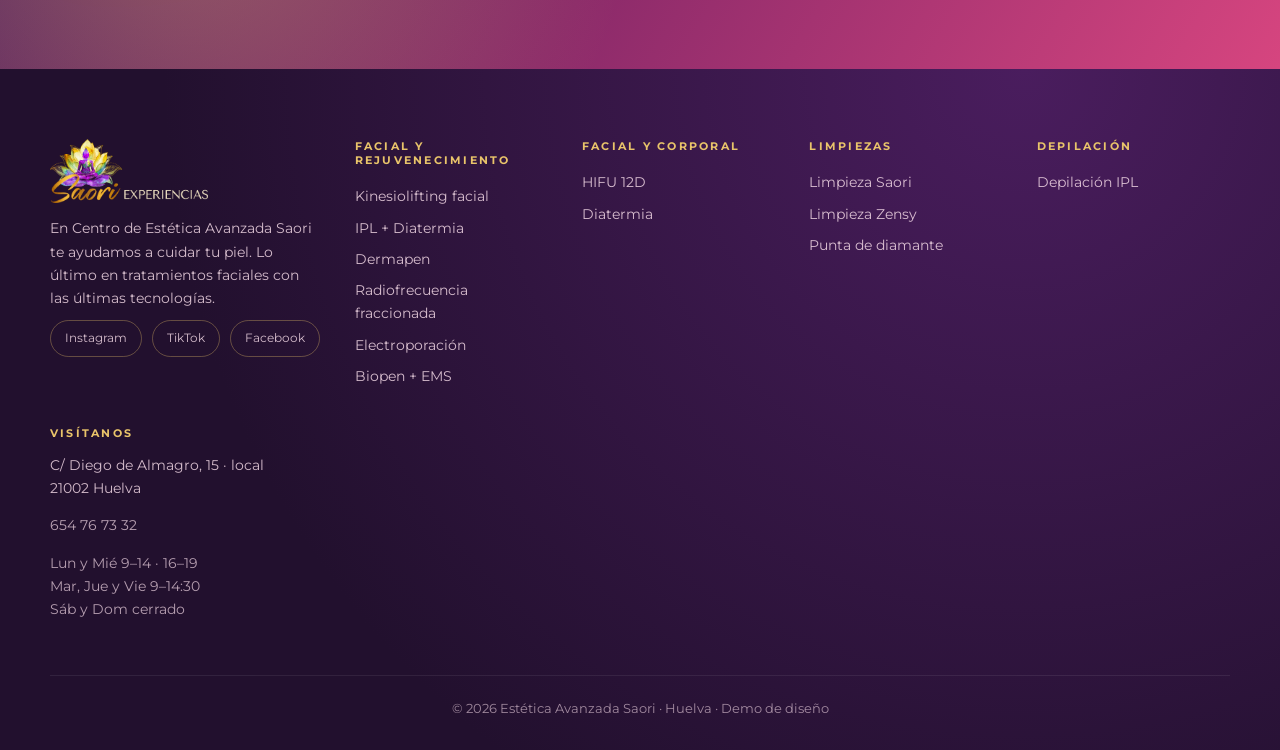
<file: radiofrecuencia-fraccionada.html>
<!doctype html>
<html lang="es">
<head>
<meta charset="utf-8">
<meta name="viewport" content="width=device-width, initial-scale=1">
<title>Radiofrecuencia fraccionada en Huelva · Estética Avanzada Saori</title>
<meta name="description" content="Para esas marcas de acné que te acompañan desde hace tiempo. Radiofrecuencia que regenera tu piel desde el interior.">
<link rel="icon" href="assets/lotus-saori.png">
<meta name="theme-color" content="#1b0b22">
<link rel="canonical" href="https://sefiro888.github.io/saori-demo/radiofrecuencia-fraccionada.html">
<meta property="og:type" content="website">
<meta property="og:site_name" content="Estética Avanzada Saori · Huelva">
<meta property="og:locale" content="es_ES">
<meta property="og:title" content="Radiofrecuencia fraccionada en Huelva · Estética Avanzada Saori">
<meta property="og:description" content="Para esas marcas de acné que te acompañan desde hace tiempo. Radiofrecuencia que regenera tu piel desde el interior.">
<meta property="og:url" content="https://sefiro888.github.io/saori-demo/radiofrecuencia-fraccionada.html">
<meta property="og:image" content="https://sefiro888.github.io/saori-demo/assets/og-saori.jpg">
<meta property="og:image:width" content="1200">
<meta property="og:image:height" content="630">
<meta property="og:image:alt" content="Logo de Estética Avanzada Saori, Huelva">
<meta name="twitter:card" content="summary_large_image">
<meta name="twitter:title" content="Radiofrecuencia fraccionada en Huelva · Estética Avanzada Saori">
<meta name="twitter:description" content="Para esas marcas de acné que te acompañan desde hace tiempo. Radiofrecuencia que regenera tu piel desde el interior.">
<meta name="twitter:image" content="https://sefiro888.github.io/saori-demo/assets/og-saori.jpg">
<link rel="apple-touch-icon" href="assets/lotus-saori.png">

<link rel="preconnect" href="https://fonts.googleapis.com">
<link rel="preconnect" href="https://fonts.gstatic.com" crossorigin>
<link href="https://fonts.googleapis.com/css2?family=Cormorant+Garamond:ital,wght@0,500;0,600;0,700;1,500&family=Great+Vibes&family=Montserrat:wght@400;500;600;700&display=swap" rel="stylesheet">
<link rel="stylesheet" href="styles.css?v=1792570995">
<link rel="stylesheet" href="site.css?v=1792570995">
<link rel="stylesheet" href="extra.css?v=1792570995">
<link rel="stylesheet" href="premium.css?v=1792570995">
<link rel="stylesheet" href="viewer.css?v=1792570995">
<link rel="stylesheet" href="reelstyle.css?v=1792570995">
</head>
<body class="page-service">
<div class="progress" id="progress"></div>
<div class="site-top is-dark" id="siteTop">
  <div class="topbar" aria-label="Información destacada"><div class="ticker"><div class="ticker-track"><span>✦ Pide tu diagnóstico facial sin ningún compromiso</span><span>★ 5,0 en Google · 75 opiniones</span><span>✦ Edición limitada: Protocolo Dermapen Total Face &amp; Lips</span><span>✦ Depilación IPL desde 10 €</span><span>✦ C/ Diego de Almagro 15, local · Huelva</span><span>✦ HIFU 12D · Diatermia · Radiofrecuencia fraccionada</span><span>☎ 654 76 73 32</span><span>✦ Pide tu diagnóstico facial sin ningún compromiso</span><span>★ 5,0 en Google · 75 opiniones</span><span>✦ Edición limitada: Protocolo Dermapen Total Face &amp; Lips</span><span>✦ Depilación IPL desde 10 €</span><span>✦ C/ Diego de Almagro 15, local · Huelva</span><span>✦ HIFU 12D · Diatermia · Radiofrecuencia fraccionada</span><span>☎ 654 76 73 32</span></div></div></div>
  <header class="hdr" id="hdr"><div class="hdr-in">
    <a href="index.html" class="brand" aria-label="Inicio"><img class="lg-light" src="assets/logo.png" alt="Saori Experiencias"><img class="lg-dark" src="assets/logo-light.png" alt=""></a>
    <nav class="dnav" aria-label="Principal">
      <a href="index.html#diagnostico">Diagnóstico</a>
      <div class="has-mega" id="hasMega">
        <button class="mega-btn" aria-expanded="false" aria-haspopup="true">Tratamientos <svg width="11" height="11" viewBox="0 0 12 12"><path d="M2 4l4 4 4-4" fill="none" stroke="currentColor" stroke-width="1.8" stroke-linecap="round"/></svg></button>
        <div class="mega" role="menu"><div class="mega-in">
      <div class="mcols"><div class="mcol"><h4>Facial y rejuvenecimiento</h4><a class="mlink" style="--d:1" href="kinesiolifting-facial.html"><img src="assets/kinesio.jpg" alt="" loading="lazy"><span><b>Kinesiolifting facial</b><small>lifting manual</small></span></a><a class="mlink" style="--d:2" href="ipl-diatermia.html"><img src="assets/ipl.jpg" alt="" loading="lazy"><span><b>IPL + Diatermia</b><small>rejuvenecimiento integral</small></span></a><a class="mlink" style="--d:3" href="dermapen.html"><img src="assets/dermapen.jpg" alt="" loading="lazy"><span><b>Dermapen</b><small>microneedling</small></span></a><a class="mlink" style="--d:4" href="radiofrecuencia-fraccionada.html"><img src="assets/radiofrecuencia.jpg" alt="" loading="lazy"><span><b>Radiofrecuencia fraccionada</b><small>marcas y cicatrices</small></span></a><a class="mlink" style="--d:5" href="electroporacion.html"><img src="assets/electroporacion.jpg" alt="" loading="lazy"><span><b>Electroporación</b><small>sin agujas</small></span></a><a class="mlink" style="--d:6" href="biopen-ems.html"><img src="assets/biopen.jpg" alt="" loading="lazy"><span><b>Biopen + EMS</b><small>reafirmante</small></span></a></div><div class="mcol"><h4>Facial y corporal</h4><a class="mlink" style="--d:7" href="hifu-12d.html"><img src="assets/hifu.jpg" alt="" loading="lazy"><span><b>HIFU 12D</b><small>Facial y corporal</small></span></a><a class="mlink" style="--d:8" href="diatermia.html"><img src="assets/diatermia.jpg" alt="" loading="lazy"><span><b>Diatermia</b><small>Facial y corporal</small></span></a></div><div class="mcol"><h4>Limpiezas</h4><a class="mlink" style="--d:9" href="limpieza-saori.html"><img src="assets/limpieza-saori.jpg" alt="" loading="lazy"><span><b>Limpieza Saori</b><small>el despertar de la piel</small></span></a><a class="mlink" style="--d:10" href="limpieza-zensy.html"><img src="assets/limpieza-zensy.jpg" alt="" loading="lazy"><span><b>Limpieza Zensy</b><small>ultrasonidos</small></span></a><a class="mlink" style="--d:11" href="punta-de-diamante.html"><img src="assets/punta-diamante.jpg" alt="" loading="lazy"><span><b>Punta de diamante</b><small>piel nueva al instante</small></span></a></div><div class="mcol"><h4>Depilación</h4><a class="mlink" style="--d:12" href="depilacion-ipl.html"><img src="assets/depilacion.jpg" alt="" loading="lazy"><span><b>Depilación IPL</b><small>fotodepilación profesional</small></span></a></div></div>
      <a class="mfeat" href="https://wa.me/34654767332?text=Hola%2C%20quiero%20pedir%20mi%20diagn%C3%B3stico%20facial" target="_blank" rel="noopener">
        <img src="assets/emblema.jpg" alt="">
        <div><em>Todo empieza aquí</em><b>Diagnóstico facial</b><span>Sin ningún compromiso. Te aconsejamos el plan exacto para tu piel.</span><i>Reservar ahora →</i></div>
      </a></div></div>
      </div>
      <a href="index.html#reels">Reels</a>
      <a href="index.html#resultados">Resultados</a>
      <a href="depilacion-ipl.html">Depilación</a>
      <a href="index.html#opiniones">Opiniones</a>
      <a href="index.html#visitanos">Contacto</a>
    </nav>
    <a class="btn btn-gold hdr-cta" href="https://wa.me/34654767332?text=Hola%2C%20quiero%20pedir%20mi%20diagn%C3%B3stico%20facial" target="_blank" rel="noopener"><span>Pedir cita</span></a>
    <button class="burger" id="burger" aria-label="Abrir menú" aria-expanded="false"><span></span><span></span><span></span></button>
  </div></header>
</div>
<div class="mnav" id="mnav" aria-hidden="true">
  <div class="mnav-in">
    <a href="index.html#diagnostico" style="--i:1">Diagnóstico</a>
    <button class="m-acc" id="mAcc" style="--i:2" aria-expanded="false">Tratamientos <i>+</i></button>
    <div class="m-panel" id="mPanel"><div><p class="m-sub">Facial y rejuvenecimiento</p><a href="kinesiolifting-facial.html">Kinesiolifting facial</a><a href="ipl-diatermia.html">IPL + Diatermia</a><a href="dermapen.html">Dermapen</a><a href="radiofrecuencia-fraccionada.html">Radiofrecuencia fraccionada</a><a href="electroporacion.html">Electroporación</a><a href="biopen-ems.html">Biopen + EMS</a><p class="m-sub">Facial y corporal</p><a href="hifu-12d.html">HIFU 12D</a><a href="diatermia.html">Diatermia</a><p class="m-sub">Limpiezas</p><a href="limpieza-saori.html">Limpieza Saori</a><a href="limpieza-zensy.html">Limpieza Zensy</a><a href="punta-de-diamante.html">Punta de diamante</a><p class="m-sub">Depilación</p><a href="depilacion-ipl.html">Depilación IPL</a></div></div>
    <a href="index.html#reels" style="--i:3">Reels</a>
    <a href="index.html#resultados" style="--i:3">Resultados</a>
    <a href="depilacion-ipl.html" style="--i:4">Depilación</a>
    <a href="index.html#opiniones" style="--i:5">Opiniones</a>
    <a href="index.html#visitanos" style="--i:6">Contacto</a>
    <a class="btn btn-gold m-cta" href="https://wa.me/34654767332?text=Hola%2C%20quiero%20pedir%20mi%20diagn%C3%B3stico%20facial" target="_blank" rel="noopener" style="--i:7">Pedir mi diagnóstico</a>
    <p class="m-contact" style="--i:8">☎ 654 76 73 32 · C/ Diego de Almagro 15, Huelva</p>
  </div>
</div>
<main>
<section class="shero">
  <div class="shero-bg" style="background-image:url(assets/radiofrecuencia.jpg)"></div>
  <div class="shero-ov"></div>
  <canvas id="sparkles" aria-hidden="true"></canvas>
  <div class="shero-in">
    <div class="shero-text">
      <nav class="crumbs" aria-label="Migas"><a href="index.html">Inicio</a><i>/</i><a href="index.html#tratamientos">Tratamientos</a><i>/</i><span>Radiofrecuencia fraccionada</span></nav>
      <span class="pill">Facial</span>
      <p class="eyebrow gold">Regeneración profunda</p>
      <h1>Radiofrecuencia fraccionada<span class="script">marcas y cicatrices</span></h1>
      <p class="lead">Para esas marcas de acné que te acompañan desde hace tiempo. Radiofrecuencia que regenera tu piel desde el interior.</p>
      <div class="schips"><span>Marcas de acné</span><span>Reduce el poro</span><span>Piel más firme</span></div>
      <div class="hero-actions"><a class="btn btn-gold" href="https://wa.me/34654767332?text=Hola%2C%20me%20interesa%20Radiofrecuencia%20fraccionada.%20%C2%BFMe%20pod%C3%A9is%20dar%20informaci%C3%B3n%20y%20cita%3F" target="_blank" rel="noopener">Pedir cita</a><a class="btn btn-light" href="#que-es">Saber más ↓</a></div>
    </div>
    <div class="shero-photo"><div class="arch"><img src="assets/radiofrecuencia.jpg" alt="Radiofrecuencia fraccionada"></div>
      <span class="float f1">★ 5,0 · 75 opiniones</span><span class="float f2">Diagnóstico sin compromiso</span></div>
  </div>
</section>
<div class="factbar"><div class="wrap facts"><div class="fact"><small>Zona</small><b>Rostro</b></div><div class="fact"><small>Tecnología</small><b>Radiofrecuencia fraccionada</b></div><div class="fact"><small>Especialidad</small><b>Marcas de acné</b></div><div class="fact"><small>Efecto</small><b>Regeneración profunda</b></div></div></div>
<nav class="subnav" id="subnav" aria-label="En esta página"><div class="wrap">
  <a href="#que-es">Qué es</a><a href="#beneficios">Beneficios</a><a href="#especial">Detalle</a><a href="#proceso">Proceso</a><a href="#ideal">Ideal para</a><a href="#cuidados">Cuidados</a><a href="#reels">Vídeos</a><a href="#faq">Preguntas</a>
</div></nav>

<section class="sec" id="que-es"><div class="wrap two">
  <div class="reveal"><p class="eyebrow">Conócelo</p><h2>¿Qué es <span class="script">Radiofrecuencia fraccionada?</span></h2><p>La radiofrecuencia fraccionada es un tratamiento avanzado que actúa en profundidad estimulando colágeno y elastina.</p><p>Es especialmente eficaz con las marcas y cicatrices de acné, porque regenera la piel desde dentro: mejora la textura, reduce el poro, suaviza irregularidades y deja una piel más firme, uniforme y renovada.</p>
    <a class="btn btn-gold" href="https://wa.me/34654767332?text=Hola%2C%20me%20interesa%20Radiofrecuencia%20fraccionada.%20%C2%BFMe%20pod%C3%A9is%20dar%20informaci%C3%B3n%20y%20cita%3F" target="_blank" rel="noopener">Quiero información</a></div>
  <div class="reveal photo-card tall"><img src="assets/radiofrecuencia.jpg" alt="Radiofrecuencia fraccionada"><span class="photo-tag">Facial</span></div>
</div></section>

<section class="sec tint" id="beneficios"><div class="wrap">
  <div class="head reveal"><p class="eyebrow">Por qué elegirlo</p><h2>Beneficios <span class="script">visibles</span></h2></div>
  <div class="bens"><div class="ben reveal"><span class="ben-n">01</span><h3>Marcas de acné</h3><p>Mejora marcas y cicatrices de acné.</p></div><div class="ben reveal"><span class="ben-n">02</span><h3>Reduce el poro</h3><p>Refina el poro dilatado.</p></div><div class="ben reveal"><span class="ben-n">03</span><h3>Textura suave</h3><p>Suaviza irregularidades de la piel.</p></div><div class="ben reveal"><span class="ben-n">04</span><h3>Colágeno y elastina</h3><p>Estimula su producción en profundidad.</p></div><div class="ben reveal"><span class="ben-n">05</span><h3>Piel firme</h3><p>Aporta firmeza y uniformidad.</p></div><div class="ben reveal"><span class="ben-n">06</span><h3>Piel renovada</h3><p>Regenera desde el interior.</p></div></div>
</div></section>

<section class="sec alt" id="especial"><div class="wrap two">
      <div class="reveal"><p class="eyebrow">Lo que debes saber</p><h2>Acné: de la marca a la piel renovada</h2><p class="lead2">Si el acné se fue pero dejó marcas o textura irregular, la radiofrecuencia fraccionada actúa justo donde el cosmético no llega.</p><ul class="checks"><li>Trabaja la profundidad de la marca</li><li>Mejora el aspecto de cicatrices</li><li>Compatible con otros protocolos faciales</li><li>Resultados progresivos</li></ul></div>
      <div class="reveal photo-card"><img src="assets/radiofrecuencia.jpg" alt="Radiofrecuencia fraccionada"><span class="photo-tag">Radiofrecuencia fraccionada</span></div>
    </div></section>

<section class="sec" id="proceso"><div class="wrap two">
  <div class="reveal"><p class="eyebrow">Tu momento Saori</p><h2>Cómo es <span class="script">tu sesión</span></h2>
    <p>Todo empieza con tu diagnóstico facial: sin prisas y sin compromiso. Después, cada sesión es un momento para ti, siempre adaptado a tu piel.</p></div>
  <ol class="steps"><li class="reveal"><span>1</span><div><h3>Te escuchamos</h3><p>Miramos el tipo de cicatriz, tu piel y tu sensibilidad.</p></div></li><li class="reveal"><span>2</span><div><h3>Preparamos tu piel</h3><p>Limpiamos y ajustamos los parámetros a tu caso.</p></div></li><li class="reveal"><span>3</span><div><h3>Regeneración profunda</h3><p>Pasamos el cabezal de forma fraccionada por las zonas a tratar.</p></div></li><li class="reveal"><span>4</span><div><h3>Cuidamos el final</h3><p>Calmamos y protegemos tu piel con cosmética específica.</p></div></li></ol>
</div></section>

<section class="sec dark" id="ideal"><div class="wrap two">
  <div class="reveal"><p class="eyebrow gold">Para ti si…</p><h2>Ideal <span class="script">para</span></h2><ul class="ideal"><li>Cicatrices y marcas de acné</li><li>Poros dilatados</li><li>Textura irregular</li><li>Piel con falta de firmeza</li><li>Quienes buscan renovación profunda</li></ul></div>
  <div class="reveal ideal-img"><img src="assets/lotus-saori.png" alt=""><p>“Cada piel necesita un plan a medida.”</p></div>
</div></section>

<section class="sec" id="cuidados"><div class="wrap">
  <div class="head reveal"><p class="eyebrow">Para un mejor resultado</p><h2>Cuidados <span class="script">y precauciones</span></h2></div>
  <div class="care3">
    <div class="care reveal"><h3>Antes</h3><ul><li>Evita sol intenso</li><li>No te exfolies agresivamente los días previos</li><li>Informa de acné activo o medicación</li></ul></div>
    <div class="care reveal"><h3>Después</h3><ul><li>Hidratación y fotoprotección</li><li>Evita calor y maquillaje las primeras horas</li></ul></div>
    <div class="care warn reveal"><h3>Importante</h3><p>Se valoran contraindicaciones (embarazo, ciertos implantes, lesiones activas…) en el diagnóstico, antes de empezar.</p></div>
  </div>
</div></section>

<section class="sec reels-sec" id="reels"><span class="reel-bg-text" aria-hidden="true">REELS</span><div class="wrap">
  <div class="head reveal"><p class="eyebrow">Mírala en acción</p><h2>Radiofrecuencia fraccionada <span class="script">en vídeo</span></h2></div>
  <div class="reels-grid reel-row n2"><figure class="reel tilt-l" data-net="tt" data-open="https://www.tiktok.com/embed/v2/7601842837633748246" data-link="https://www.tiktok.com/@esteticarocioguti/video/7601842837633748246" data-title="Adiós a las cicatrices de acné">
  <div class="phone">
    <span class="phone-notch" aria-hidden="true"></span>
    <span class="reel-credit"><b>Saori</b><i>@esteticarocioguti</i></span>
    <button type="button" class="reel-play" aria-label="Reproducir el reel: Adiós a las cicatrices de acné">
      <img src="assets/reels/tt-acne.jpg" alt="" loading="lazy">
      <span class="reel-ring" aria-hidden="true"><svg viewBox="0 0 120 120"><defs><path id="rcttacne" d="M60,60 m-46,0 a46,46 0 1,1 92,0 a46,46 0 1,1 -92,0"/></defs><text><textPath href="#rcttacne">PLAY REEL · PLAY REEL · PLAY REEL · </textPath></text></svg><i><svg viewBox="0 0 24 24" fill="currentColor"><path d="M8 5v14l11-7z"/></svg></i></span>
      <span class="reel-eq" aria-hidden="true"><b></b><b></b><b></b><b></b></span>
      <span class="reel-meta"><em><i class="rec"></i> Reel · TikTok</em><strong>Adiós a las cicatrices de acné</strong><small>▶ 6,8 mil visualizaciones</small></span>
    </button>
  </div>
  <figcaption><strong class="reel-by">Reel de <a href="https://www.tiktok.com/@esteticarocioguti/video/7601842837633748246" target="_blank" rel="noopener">Saori</a></strong><span>Transforma tu piel y recupera tu confianza con radiofrecuencia fraccionada.</span>
    <a class="link-arrow" href="https://www.tiktok.com/@esteticarocioguti/video/7601842837633748246" target="_blank" rel="noopener">Ver en TikTok</a></figcaption>
</figure><figure class="reel tilt-r" data-net="ig" data-open="https://www.instagram.com/reel/DU3HqBPDNI4/embed/" data-link="https://www.instagram.com/reel/DU3HqBPDNI4/" data-title="Radiofrecuencia fraccionada con microagujas">
  <div class="phone">
    <span class="phone-notch" aria-hidden="true"></span>
    <span class="reel-credit"><b>Saori</b><i>@esteticasaori</i></span>
    <button type="button" class="reel-play" aria-label="Reproducir el reel: Radiofrecuencia fraccionada con microagujas">
      <img src="assets/reels/ig-rf.jpg" alt="" loading="lazy">
      <span class="reel-ring" aria-hidden="true"><svg viewBox="0 0 120 120"><defs><path id="rcigrf" d="M60,60 m-46,0 a46,46 0 1,1 92,0 a46,46 0 1,1 -92,0"/></defs><text><textPath href="#rcigrf">PLAY REEL · PLAY REEL · PLAY REEL · </textPath></text></svg><i><svg viewBox="0 0 24 24" fill="currentColor"><path d="M8 5v14l11-7z"/></svg></i></span>
      <span class="reel-eq" aria-hidden="true"><b></b><b></b><b></b><b></b></span>
      <span class="reel-meta"><em><i class="rec"></i> Reel · Instagram</em><strong>Radiofrecuencia fraccionada con microagujas</strong><small>▶ 2,3 mil visualizaciones</small></span>
    </button>
  </div>
  <figcaption><strong class="reel-by">Reel de <a href="https://www.instagram.com/reel/DU3HqBPDNI4/" target="_blank" rel="noopener">Saori</a></strong><span>Regeneración celular desde las capas profundas: flacidez, estrías y cicatrices. Resultados que mejoran con los meses.</span>
    <a class="link-arrow" href="https://www.instagram.com/reel/DU3HqBPDNI4/" target="_blank" rel="noopener">Ver en Instagram</a></figcaption>
</figure></div></div></section>

<section class="sec tint" id="faq"><div class="wrap narrow">
  <div class="head reveal"><p class="eyebrow">Resolvemos tus dudas</p><h2>Preguntas <span class="script">frecuentes</span></h2></div>
  <div class="faqs"><div class="faq reveal"><button class="faq-q" aria-expanded="false"><span>¿Sirve para cicatrices de acné?</span><i>+</i></button><div class="faq-a"><div><p>Sí, es especialmente eficaz para mejorar marcas y cicatrices de acné.</p></div></div></div><div class="faq reveal"><button class="faq-q" aria-expanded="false"><span>¿Reduce los poros?</span><i>+</i></button><div class="faq-a"><div><p>Ayuda a reducir el poro y a suavizar irregularidades.</p></div></div></div><div class="faq reveal"><button class="faq-q" aria-expanded="false"><span>¿Es doloroso?</span><i>+</i></button><div class="faq-a"><div><p>Se percibe calor y leve molestia, que adaptamos a tu sensibilidad.</p></div></div></div><div class="faq reveal"><button class="faq-q" aria-expanded="false"><span>¿Se combina con otros tratamientos?</span><i>+</i></button><div class="faq-a"><div><p>Sí. Lo ajustamos en tu diagnóstico para sacar el máximo partido.</p></div></div></div></div>
</div></section>

<section class="sec"><div class="wrap">
  <div class="head reveal"><p class="eyebrow">Combínalo con</p><h2>Otros tratamientos <span class="script">que te pueden gustar</span></h2></div>
  <div class="grid"><a class="card tilt" href="dermapen.html"><img src="assets/dermapen.jpg" alt="Dermapen" loading="lazy"><div class="card-b"><span class="tag">Facial</span><h3>Dermapen</h3><p>Despierta la capacidad de tu piel para regenerarse. Más colágeno, mejor textura y unos activos que se absorben como…</p><span class="more">Ver tratamiento →</span></div></a><a class="card tilt" href="electroporacion.html"><img src="assets/electroporacion.jpg" alt="Electroporación" loading="lazy"><div class="card-b"><span class="tag">Facial</span><h3>Electroporación</h3><p>Hidratación profunda sin agujas. Impulsos eléctricos que llevan los activos adonde tu piel los necesita para dejarla…</p><span class="more">Ver tratamiento →</span></div></a><a class="card tilt" href="hifu-12d.html"><img src="assets/hifu.jpg" alt="HIFU 12D" loading="lazy"><div class="card-b"><span class="tag">Facial y corporal</span><h3>HIFU 12D</h3><p>Un lifting sin cirugía ni incisiones, pensado para que te mires al espejo y te guste lo que ves. Ultrasonido que tensa…</p><span class="more">Ver tratamiento →</span></div></a></div>
</div></section>

<section class="cta"><div class="wrap cta-in reveal">
  <img src="assets/lotus-saori.png" alt="">
  <div><h2>¿Lista para <span class="script">redescubrir tu piel?</span></h2><p>Pide tu diagnóstico facial y te aconsejamos sin ningún compromiso. Aquí te ayudamos a cuidar tu piel.</p></div>
  <div class="hero-actions"><a class="btn btn-gold" href="https://wa.me/34654767332?text=Hola%2C%20me%20interesa%20Radiofrecuencia%20fraccionada.%20%C2%BFMe%20pod%C3%A9is%20dar%20informaci%C3%B3n%20y%20cita%3F" target="_blank" rel="noopener">Pedir cita por WhatsApp</a><a class="btn btn-light" href="tel:+34654767332">654 76 73 32</a></div>
</div></section>
</main>
<footer class="footer">
  <div class="foot-in">
    <div class="foot-brand"><img src="assets/logo-light.png" alt="Saori Experiencias">
      <p>En Centro de Estética Avanzada Saori te ayudamos a cuidar tu piel. Lo último en tratamientos faciales con las últimas tecnologías.</p>
      <div class="foot-soc"><a href="https://www.instagram.com/esteticasaori/" target="_blank" rel="noopener">Instagram</a><a href="https://www.tiktok.com/@esteticarocioguti" target="_blank" rel="noopener">TikTok</a><a href="https://www.facebook.com/esteticasaorihuelva" target="_blank" rel="noopener">Facebook</a></div></div>
    <div><h4>Facial y rejuvenecimiento</h4><a href="kinesiolifting-facial.html">Kinesiolifting facial</a><a href="ipl-diatermia.html">IPL + Diatermia</a><a href="dermapen.html">Dermapen</a><a href="radiofrecuencia-fraccionada.html">Radiofrecuencia fraccionada</a><a href="electroporacion.html">Electroporación</a><a href="biopen-ems.html">Biopen + EMS</a></div><div><h4>Facial y corporal</h4><a href="hifu-12d.html">HIFU 12D</a><a href="diatermia.html">Diatermia</a></div><div><h4>Limpiezas</h4><a href="limpieza-saori.html">Limpieza Saori</a><a href="limpieza-zensy.html">Limpieza Zensy</a><a href="punta-de-diamante.html">Punta de diamante</a></div><div><h4>Depilación</h4><a href="depilacion-ipl.html">Depilación IPL</a></div>
    <div><h4>Visítanos</h4><p>C/ Diego de Almagro, 15 · local<br>21002 Huelva</p><p><a href="tel:+34654767332">654 76 73 32</a></p>
      <p class="foot-h">Lun y Mié 9–14 · 16–19<br>Mar, Jue y Vie 9–14:30<br>Sáb y Dom cerrado</p></div>
  </div>
  <small>© <span id="yr"></span> Estética Avanzada Saori · Huelva · Demo de diseño</small>
</footer>
<a class="wa-float" href="https://wa.me/34654767332?text=Hola%2C%20quiero%20pedir%20mi%20diagn%C3%B3stico%20facial" target="_blank" rel="noopener" aria-label="WhatsApp">
  <svg viewBox="0 0 32 32" width="30" height="30" fill="#fff"><path d="M16 3a13 13 0 0 0-11 19.8L3 29l6.4-2A13 13 0 1 0 16 3zm0 2.4a10.6 10.6 0 1 1-5.6 19.6l-.4-.2-3.8 1.2 1.2-3.7-.3-.4A10.6 10.6 0 0 1 16 5.4zm-3.7 5.2c-.3 0-.7.1-1 .5-.4.4-1.4 1.4-1.4 3.3s1.4 3.8 1.6 4.1c.2.3 2.8 4.4 6.9 6 3.4 1.3 4.1 1 4.8.9.8-.1 2.4-1 2.7-2 .3-.9.3-1.7.2-1.9-.1-.2-.4-.3-.8-.5l-2.5-1.2c-.3-.1-.6-.2-.8.2-.3.4-1 1.2-1.2 1.4-.2.2-.4.3-.8.1-.4-.2-1.6-.6-3-1.9-1.1-1-1.9-2.3-2.1-2.7-.2-.4 0-.6.2-.8l.6-.7c.2-.2.2-.4.4-.6.1-.2.1-.5 0-.7l-1.1-2.7c-.3-.7-.6-.6-.8-.6z"/></svg>
</a>
<script src="app.js?v=1792570995"></script>
<script src="premium.js?v=1792570995"></script>
<script src="viewer.js?v=1792570995"></script>
</body></html>
</file>
<file: styles.css>
:root{
  --rose:#fde9ee; --rose2:#f9c9d6; --rose3:#f2a3bb; --pink:#d6457f;
  --gold:#c8962e; --gold2:#e9c46a; --gold3:#a8771b;
  --violet:#7a2bbf; --teal:#14a39a;
  --ink:#4a1d3d; --muted:#7d5a70; --bg:#fffafb; --white:#fff;
  --r:22px; --shadow:0 18px 50px -20px rgba(160,60,110,.35);
}
*{box-sizing:border-box;margin:0;padding:0}
html{scroll-behavior:smooth}
body{font-family:'Montserrat',sans-serif;color:var(--ink);background:var(--bg);line-height:1.65;overflow-x:hidden}
img{max-width:100%;display:block}
a{color:inherit;text-decoration:none}
h1,h2,h3{font-family:'Cormorant Garamond',serif;line-height:1.1;font-weight:600}
h1{font-size:clamp(2.6rem,6vw,4.8rem)}
h2{font-size:clamp(2rem,4.2vw,3.2rem);margin-bottom:1rem}
h3{font-size:1.5rem}
.script{font-family:'Great Vibes',cursive;font-weight:400;font-size:1.15em;background:linear-gradient(100deg,var(--gold3),var(--gold2),var(--gold3));-webkit-background-clip:text;background-clip:text;color:transparent}
.eyebrow{text-transform:uppercase;letter-spacing:.22em;font-size:.72rem;font-weight:600;color:var(--violet);margin-bottom:.9rem}
.eyebrow.gold{color:var(--gold2)}
.wrap{max-width:1180px;margin:auto;padding:0 24px}
.two{display:grid;grid-template-columns:1fr 1fr;gap:56px;align-items:center}
.section{padding:100px 0;position:relative}
.tint{background:linear-gradient(180deg,var(--rose),#fff4f7)}
.dark{background:radial-gradient(circle at 20% 0,#4a1d5e,#22102e 70%);color:#fff}
.dark h2{color:#fff}
.muted{color:var(--muted)}.dark .muted{color:#d9c3e6}
.head{text-align:center;margin-bottom:40px}
.fine{font-size:.78rem;color:var(--muted);margin-top:1rem}

/* topbar */
.topbar{background:linear-gradient(90deg,#5b1f7a,var(--violet),#5b1f7a);color:#fff;font-size:.8rem;overflow:hidden;white-space:nowrap}
.ticker-track{display:inline-flex;gap:56px;padding:9px 0;animation:tick 55s linear infinite}
.ticker:hover .ticker-track{animation-play-state:paused}
@keyframes tick{to{transform:translateX(-50%)}}

/* buttons */
.btn{display:inline-block;padding:14px 28px;border-radius:999px;font-weight:600;font-size:.88rem;letter-spacing:.03em;transition:transform .25s,box-shadow .25s,background .25s;border:1.5px solid transparent;cursor:pointer}
.btn-gold{background:linear-gradient(120deg,var(--gold3),var(--gold2) 50%,var(--gold));color:#fff;box-shadow:0 10px 26px -10px rgba(168,119,27,.7);background-size:200% 100%}
.btn-gold:hover{transform:translateY(-3px);background-position:100% 0;box-shadow:0 16px 30px -10px rgba(168,119,27,.8)}
.btn-ghost{border-color:var(--violet);color:var(--violet)}
.btn-ghost:hover{background:var(--violet);color:#fff;transform:translateY(-3px)}

/* hero */
.hero{position:relative;overflow:hidden;min-height:calc(100vh - 100px);display:flex;align-items:center;background:linear-gradient(135deg,#fff3f6,#fde0ea 55%,#f8d2e2)}
#sparkles{position:absolute;inset:0;width:100%;height:100%;pointer-events:none}
.blob{position:absolute;border-radius:50%;filter:blur(60px);opacity:.55;animation:float 14s ease-in-out infinite}
.b1{width:420px;height:420px;background:#f6a8c3;top:-100px;left:-80px}
.b2{width:360px;height:360px;background:#d9b8f5;bottom:-120px;right:20%;animation-delay:-5s}
.b3{width:280px;height:280px;background:#f7dd9b;top:30%;right:-60px;animation-delay:-9s}
@keyframes float{50%{transform:translate(40px,-30px) scale(1.1)}}
.hero-inner{position:relative;z-index:2;max-width:1180px;margin:auto;padding:60px 24px;display:grid;grid-template-columns:1.1fr .9fr;gap:40px;align-items:center}
.lead{font-size:1.08rem;color:var(--muted);max-width:520px;margin:1.3rem 0 1.8rem}
.hero-actions{display:flex;gap:14px;flex-wrap:wrap}
.hero-stats{list-style:none;display:flex;gap:34px;margin-top:2.4rem;flex-wrap:wrap}
.hero-stats b{display:block;font-family:'Cormorant Garamond',serif;font-size:2.6rem;color:var(--gold3);line-height:1}
.hero-stats span{font-size:.75rem;color:var(--muted);letter-spacing:.04em}
.hero-visual{position:relative;display:grid;place-items:center}
.lotus-hero{width:100%;max-width:520px;border-radius:50% 50% 46% 54%/55% 45% 55% 45%;box-shadow:var(--shadow);animation:breathe 7s ease-in-out infinite;position:relative;z-index:1}
@keyframes breathe{50%{transform:scale(1.035) rotate(.8deg)}}
.halo{position:absolute;width:90%;aspect-ratio:1;border-radius:50%;border:1px dashed var(--gold);animation:spin 40s linear infinite;opacity:.7}
@keyframes spin{to{transform:rotate(360deg)}}
.chip{position:absolute;z-index:2;background:rgba(255,255,255,.92);color:var(--violet);padding:8px 16px;border-radius:999px;font-size:.78rem;font-weight:600;box-shadow:0 10px 24px -10px rgba(120,40,120,.4);animation:bob 5s ease-in-out infinite}
.c1{top:6%;left:0}.c2{top:20%;right:-2%;animation-delay:-1.2s}.c3{bottom:16%;left:-3%;animation-delay:-2.4s}.c4{bottom:4%;right:6%;animation-delay:-3.4s}
@keyframes bob{50%{transform:translateY(-12px)}}
.scroll-hint{position:absolute;left:50%;bottom:18px;transform:translateX(-50%);z-index:3;width:42px;height:42px;border-radius:50%;display:grid;place-items:center;border:1px solid var(--gold);color:var(--gold3);animation:bob 2.2s infinite}

/* band */
.band{background:var(--ink);color:var(--gold2);overflow:hidden;white-space:nowrap;padding:16px 0;font-family:'Cormorant Garamond',serif;font-size:1.4rem;letter-spacing:.14em}
.band-track{display:inline-flex;gap:30px;animation:tick 40s linear infinite reverse}
.band i{color:var(--rose3);font-style:normal}

/* steps */
.steps{list-style:none;display:grid;gap:18px}
.steps li{display:flex;gap:20px;align-items:flex-start;background:#fff;padding:24px;border-radius:var(--r);box-shadow:var(--shadow);transition:transform .3s}
.steps li:hover{transform:translateX(8px)}
.steps span{flex:none;width:46px;height:46px;border-radius:50%;display:grid;place-items:center;font-family:'Cormorant Garamond',serif;font-size:1.5rem;font-weight:700;color:#fff;background:linear-gradient(135deg,var(--violet),var(--pink))}
.steps h3{font-size:1.35rem;margin-bottom:4px}.steps p{font-size:.9rem;color:var(--muted)}
.section p+.btn,.section p+.total{margin-top:1.2rem}

/* tabs + cards */
.tabs{display:flex;gap:10px;justify-content:center;flex-wrap:wrap;margin-bottom:36px}
.tab{padding:10px 22px;border-radius:999px;border:1.5px solid var(--rose3);background:#fff;color:var(--ink);font:600 .82rem 'Montserrat';cursor:pointer;transition:.25s}
.tab:hover{border-color:var(--gold)}
.tab.on{background:linear-gradient(120deg,var(--violet),var(--pink));color:#fff;border-color:transparent}
.grid{display:grid;grid-template-columns:repeat(auto-fill,minmax(270px,1fr));gap:24px}
.card{background:#fff;border-radius:var(--r);overflow:hidden;box-shadow:var(--shadow);transition:transform .35s,box-shadow .35s,opacity .35s;display:flex;flex-direction:column}
.card:hover{transform:translateY(-8px);box-shadow:0 26px 50px -18px rgba(160,60,110,.5)}
.card.hide{display:none}
.card img{width:100%;aspect-ratio:4/3;object-fit:cover;transition:transform .6s}
.card:hover img{transform:scale(1.08)}
.card{position:relative}
.card>img{display:block}
.card-b{padding:20px 22px 24px}
.tag{font-size:.66rem;text-transform:uppercase;letter-spacing:.16em;color:var(--teal);font-weight:700}
.card h3{margin:6px 0 8px}
.card p{font-size:.86rem;color:var(--muted)}
.more{display:inline-block;margin-top:10px;color:var(--violet);font-weight:600;font-size:.85rem}
.card::before{content:"";position:absolute;left:0;top:0;height:4px;width:0;background:linear-gradient(90deg,var(--gold),var(--pink));z-index:2;transition:width .4s}
.card:hover::before{width:100%}

/* before/after */
.ba{position:relative;aspect-ratio:1.6;border-radius:var(--r);overflow:hidden;box-shadow:var(--shadow);user-select:none;background:#fff;border:6px solid #fff;outline:2px solid var(--gold2)}
.ba img{position:absolute;inset:0;width:100%;height:100%;object-fit:contain}
.ba-bg{position:absolute;inset:-30px;background:#e9d9d3 center/cover;filter:blur(26px) brightness(.9);transition:background-image .3s}
.ba-before-wrap{position:absolute;inset:0;width:50%;overflow:hidden}
.ba-before-wrap img{width:var(--w,200%);max-width:none}
.lbl{position:absolute;top:14px;padding:5px 14px;border-radius:999px;background:rgba(74,29,61,.78);color:#fff;font-size:.72rem;letter-spacing:.14em;text-transform:uppercase;z-index:3}
.l1{left:14px}.l2{right:14px}
.ba-handle{position:absolute;top:0;bottom:0;left:50%;width:3px;background:var(--gold2);z-index:4;transform:translateX(-50%);pointer-events:none}
.ba-handle span{position:absolute;top:50%;left:50%;transform:translate(-50%,-50%);width:46px;height:46px;border-radius:50%;background:linear-gradient(135deg,var(--gold3),var(--gold2));color:#fff;display:grid;place-items:center;font-size:1.2rem;box-shadow:0 6px 18px rgba(0,0,0,.3);animation:pulse 2s infinite}
@keyframes pulse{50%{box-shadow:0 0 0 12px rgba(233,196,106,.25)}}
#baRange{position:absolute;inset:0;width:100%;height:100%;opacity:0;cursor:ew-resize;z-index:5;touch-action:pan-y;margin:0}

.cases{display:grid;grid-template-columns:repeat(3,1fr);gap:10px;margin-top:1.4rem;max-width:460px}
.case{padding:8px 16px;border-radius:999px;border:1.5px solid var(--rose3);background:#fff;color:var(--ink);font:600 .78rem 'Montserrat';cursor:pointer;transition:.25s}
.case:hover{border-color:var(--gold)}
.case.on{background:linear-gradient(120deg,var(--violet),var(--pink));color:#fff;border-color:transparent}
.case-note{margin-top:1rem;font-weight:600;color:var(--violet);min-height:3.2em}
.ba{margin-inline:auto;transition:aspect-ratio .3s}

/* antes / después v2 */
.case{position:relative;display:block;padding:0;border-radius:14px;overflow:hidden;aspect-ratio:4/3;border:2px solid transparent;background:var(--rose3);box-shadow:0 4px 14px rgba(74,29,61,.12)}
.case img{width:100%;height:100%;object-fit:cover;display:block;transition:transform .5s,filter .3s;filter:saturate(.85) brightness(.95)}
.case span{position:absolute;inset:auto 0 0 0;padding:16px 8px 7px;color:#fff;font:700 .66rem 'Montserrat';letter-spacing:.08em;text-transform:uppercase;text-align:center;background:linear-gradient(transparent,rgba(74,29,61,.85))}
.case:hover img{transform:scale(1.07);filter:none}
.case.on{background:var(--rose3);border-color:var(--gold2);box-shadow:0 0 0 3px rgba(233,196,106,.35),0 8px 20px rgba(74,29,61,.2)}
.case.on img{filter:none}
.ba-box{max-width:100%}
.ba{transition:aspect-ratio .3s,opacity .25s}
.ba.swap img{opacity:.35}
.ba img{transition:opacity .25s}
.lbl{transition:opacity .25s}
.ba-nav{position:absolute;top:50%;transform:translateY(-50%);z-index:6;width:38px;height:38px;border-radius:50%;border:0;background:rgba(255,255,255,.85);color:var(--violet);font-size:1.5rem;line-height:1;cursor:pointer;box-shadow:0 3px 12px rgba(0,0,0,.25);display:grid;place-items:center;padding:0 0 3px;transition:.2s}
.ba-nav:hover{background:#fff;transform:translateY(-50%) scale(1.08)}
.ba-nav.prev{left:10px}.ba-nav.next{right:10px}
.ba-bar{display:flex;align-items:center;justify-content:space-between;gap:12px;margin:16px auto 0;max-width:400px}
.ba-snap{padding:9px 22px;border-radius:999px;border:1.5px solid var(--gold2);background:#fff;color:var(--violet);font:700 .72rem 'Montserrat';letter-spacing:.14em;text-transform:uppercase;cursor:pointer;transition:.25s}
.ba-snap:hover{background:linear-gradient(120deg,var(--violet),var(--pink));color:#fff;border-color:transparent}
.ba-count{font:600 .8rem 'Montserrat';letter-spacing:.14em;color:var(--violet)}
@media(max-width:900px){.cases{max-width:none}.ba-nav{width:34px;height:34px}}

/* zones */
.zones{display:grid;grid-template-columns:1fr 1fr;gap:10px}
.zone{display:flex;justify-content:space-between;gap:8px;align-items:center;background:#fff;border:1.5px solid transparent;padding:12px 16px;border-radius:14px;cursor:pointer;font:500 .84rem 'Montserrat';color:var(--ink);transition:.25s;text-align:left;box-shadow:0 6px 18px -12px rgba(160,60,110,.5)}
.zone b{color:var(--gold3);font-weight:700}
.zone:hover{transform:translateY(-2px);border-color:var(--rose3)}
.zone.on{background:linear-gradient(120deg,var(--violet),var(--pink));color:#fff}
.zone.on b{color:#fff}
.total{display:flex;align-items:baseline;gap:14px;background:#fff;border-radius:var(--r);padding:18px 24px;box-shadow:var(--shadow);width:fit-content}
.total span{font-size:.8rem;color:var(--muted)}
.total b{font-family:'Cormorant Garamond',serif;font-size:2.8rem;color:var(--gold3);line-height:1}
.total small{color:var(--teal);font-weight:600}

/* quotes + badges */
.quotes{max-width:760px;margin:0 auto 34px}
blockquote{background:rgba(255,255,255,.07);border:1px solid rgba(233,196,106,.4);border-radius:var(--r);padding:34px 38px;text-align:center}
blockquote p{font-family:'Cormorant Garamond',serif;font-size:1.6rem;line-height:1.35}
cite{display:block;margin-top:14px;font-style:normal;color:var(--gold2);font-size:.8rem;letter-spacing:.1em;text-transform:uppercase}
.badges{display:flex;gap:16px;justify-content:center;flex-wrap:wrap}
.badges a{background:#fff;color:var(--ink);border-radius:16px;padding:14px 26px;text-align:center;transition:transform .25s}
.badges a:hover{transform:translateY(-4px)}
.badges b{display:block;font-family:'Cormorant Garamond',serif;font-size:1.4rem}
.badges span{font-size:.78rem;color:var(--gold3);font-weight:600}

/* social */
.social{display:grid;grid-template-columns:repeat(3,1fr);gap:22px}
.soc{display:flex;flex-direction:column;gap:4px;padding:32px;border-radius:var(--r);color:#fff;transition:transform .3s;min-height:190px;justify-content:flex-end;position:relative;overflow:hidden}
.soc:hover{transform:translateY(-8px) rotate(-.6deg)}
.soc:nth-child(1){background:linear-gradient(135deg,#7a2bbf,#d6457f 60%,#f2a33b)}
.soc:nth-child(2){background:linear-gradient(135deg,#1e1230,#14a39a)}
.soc:nth-child(3){background:linear-gradient(135deg,#3a5ba8,#7a2bbf)}
.soc b{font-family:'Cormorant Garamond',serif;font-size:2rem}
.soc em{font-style:normal;font-size:.8rem;opacity:.9;margin-top:6px}

/* visit */
.addr{font-size:1.1rem;margin-bottom:1rem}
.status{display:inline-flex;align-items:center;gap:10px;background:#fff;padding:8px 18px;border-radius:999px;font-weight:600;font-size:.85rem;box-shadow:0 8px 20px -12px rgba(0,0,0,.4);margin-bottom:18px}
.status i{width:10px;height:10px;border-radius:50%;background:#aaa}
.status.open i{background:#25b76a;box-shadow:0 0 0 0 rgba(37,183,106,.6);animation:ping 1.8s infinite}
.status.closed i{background:#d6457f}
@keyframes ping{70%{box-shadow:0 0 0 10px rgba(37,183,106,0)}}
.hours{border-collapse:collapse;width:100%;max-width:440px;margin-bottom:22px;font-size:.9rem}
.hours td{padding:9px 6px;border-bottom:1px dashed var(--rose3)}
.hours td:last-child{text-align:right;color:var(--muted)}
.hours tr.today td{color:var(--violet);font-weight:700}
.map{border-radius:var(--r);overflow:hidden;box-shadow:var(--shadow);min-height:420px;border:6px solid #fff}
.map iframe{width:100%;height:100%;min-height:420px;border:0}

/* footer */
.footer{background:var(--ink);color:#f3d9e6;text-align:center;padding:48px 24px 36px}
.footer img{height:70px;margin:0 auto 14px;filter:drop-shadow(0 0 14px rgba(233,196,106,.5))}
.footer small{display:block;margin-top:12px;opacity:.6}
.wa-float{position:fixed;right:22px;bottom:22px;z-index:60;width:60px;height:60px;border-radius:50%;background:#25d366;display:grid;place-items:center;box-shadow:0 10px 26px -6px rgba(37,211,102,.7);animation:wa 2.4s infinite}
@keyframes wa{70%{box-shadow:0 0 0 18px rgba(37,211,102,0)}}

/* reveal */
.reveal{opacity:0;transform:translateY(34px);transition:opacity .8s ease,transform .8s ease}
.reveal.in{opacity:1;transform:none}
@media(prefers-reduced-motion:reduce){*{animation:none!important;transition:none!important}.reveal{opacity:1;transform:none}}

@media(max-width:900px){
  .two,.hero-inner{grid-template-columns:1fr;gap:36px}
  .hero-visual{order:-1;max-width:360px;margin:auto}
  .ba{max-width:100%!important}
  .topbar{font-size:.72rem}
  .hero{min-height:auto}
  .hero-inner{padding:34px 20px 70px}
  h1{font-size:2.5rem}
  .hero-stats{gap:22px}
  .total{width:100%;justify-content:space-between}
  .card img{aspect-ratio:16/10}
  blockquote{padding:24px 20px}
  .social{grid-template-columns:1fr}
  .section{padding:72px 0}
  .zones{grid-template-columns:1fr}
  .chip{font-size:.68rem;padding:6px 12px}
  blockquote p{font-size:1.25rem}
}
</file>
<file: site.css>
/* ===================== v2: cabecera + menú ===================== */
body{animation:pagein .7s ease both}
@keyframes pagein{from{opacity:0}to{opacity:1}}
.progress{position:fixed;top:0;left:0;height:3px;width:100%;transform-origin:0 50%;transform:scaleX(0);background:linear-gradient(90deg,var(--gold2),var(--pink),var(--violet));z-index:200}
.site-top{position:fixed;top:0;left:0;right:0;z-index:100}
.topbar{max-height:38px;transition:max-height .45s,opacity .45s}
.site-top.scrolled .topbar{max-height:0;opacity:0}
.hdr{position:relative;transition:background .4s,box-shadow .4s,backdrop-filter .4s,color .4s;color:var(--ink)}
.site-top.scrolled .hdr,.site-top.menu-open .hdr{background:rgba(255,250,251,.86);backdrop-filter:blur(18px) saturate(1.4);box-shadow:0 12px 40px -22px rgba(100,30,80,.55);color:var(--ink)}
.site-top.is-dark:not(.scrolled):not(.menu-open) .hdr{color:#fff}
.hdr-in{max-width:1360px;margin:auto;display:flex;align-items:center;gap:20px;padding:12px 32px}
.brand img{height:56px;width:auto;transition:height .4s,filter .4s}
.site-top.scrolled .brand img{height:46px}
.site-top.is-dark:not(.scrolled):not(.menu-open) .brand{background:rgba(255,255,255,.93);padding:3px 18px;border-radius:999px;box-shadow:0 10px 30px -12px rgba(0,0,0,.5)}
.dnav{margin-left:auto;display:flex;align-items:center;gap:4px}
.dnav>a,.mega-btn{position:relative;padding:10px 16px;border-radius:999px;font:600 .86rem 'Montserrat';letter-spacing:.02em;color:inherit;background:none;border:0;cursor:pointer;display:inline-flex;align-items:center;gap:6px;transition:color .3s}
.dnav>a::before,.mega-btn::before{content:"";position:absolute;inset:0;border-radius:999px;background:linear-gradient(120deg,rgba(233,196,106,.28),rgba(214,69,127,.2));transform:scale(.6);opacity:0;transition:.35s cubic-bezier(.2,.8,.2,1);z-index:-1}
.dnav>a:hover::before,.mega-btn:hover::before,.has-mega.open .mega-btn::before{transform:none;opacity:1}
.dnav>a::after,.mega-btn::after{content:"";position:absolute;left:50%;bottom:3px;width:0;height:2px;border-radius:2px;background:linear-gradient(90deg,var(--gold),var(--pink));transform:translateX(-50%);transition:width .35s}
.dnav>a:hover::after,.has-mega.open .mega-btn::after{width:34%}
.mega-btn svg{transition:transform .35s}
.has-mega.open .mega-btn svg{transform:rotate(180deg)}
.hdr-cta{padding:11px 24px;position:relative;overflow:hidden}
.hdr-cta::after{content:"";position:absolute;top:0;left:-60%;width:40%;height:100%;background:linear-gradient(100deg,transparent,rgba(255,255,255,.55),transparent);transform:skewX(-20deg);animation:shine 3.6s infinite}
@keyframes shine{60%,100%{left:130%}}
.mega{position:absolute;left:50%;top:100%;width:min(1120px,94vw);transform:translate(-50%,16px);opacity:0;visibility:hidden;pointer-events:none;transition:opacity .35s,transform .45s cubic-bezier(.2,.8,.2,1),visibility .35s;padding-top:14px;color:var(--ink)}
.has-mega.open .mega{opacity:1;visibility:visible;pointer-events:auto;transform:translate(-50%,0)}
.mega-in{display:grid;grid-template-columns:1fr 300px;gap:22px;padding:26px;border-radius:30px;background:rgba(255,252,253,.97);backdrop-filter:blur(24px);box-shadow:0 40px 80px -30px rgba(80,20,70,.55),0 0 0 1px rgba(200,150,46,.25);position:relative;overflow:hidden}
.mega-in::before{content:"";position:absolute;width:340px;height:340px;right:-120px;top:-140px;background:radial-gradient(circle,rgba(233,196,106,.35),transparent 70%);pointer-events:none}
.mcols{display:grid;grid-template-columns:1fr 1fr;gap:8px 26px;align-content:start}
.mcol h4{font:700 .66rem 'Montserrat';letter-spacing:.22em;text-transform:uppercase;color:var(--violet);margin:6px 0 8px 10px}
.mlink{display:flex;align-items:center;gap:12px;padding:8px 10px;border-radius:16px;opacity:0;transform:translateY(10px);transition:background .3s,box-shadow .3s}
.has-mega.open .mlink{opacity:1;transform:none;transition:opacity .4s calc(var(--d,0)*45ms + .1s),transform .5s calc(var(--d,0)*45ms + .1s),background .3s,box-shadow .3s}
.mlink img{width:46px;height:46px;border-radius:14px;object-fit:cover;box-shadow:0 8px 16px -8px rgba(120,40,100,.6);transition:transform .4s}
.mlink b{display:block;font:600 .9rem 'Montserrat';line-height:1.2}
.mlink small{display:block;font-size:.72rem;color:var(--muted)}
.mlink small::first-letter{text-transform:uppercase}
.mlink:hover{background:linear-gradient(120deg,var(--rose),#fff);box-shadow:0 10px 24px -14px rgba(160,60,110,.6)}
.mlink:hover img{transform:scale(1.1) rotate(-3deg)}
.mfeat{position:relative;border-radius:24px;overflow:hidden;color:#fff;display:flex;align-items:flex-end;min-height:290px}
.mfeat img{position:absolute;inset:0;width:100%;height:100%;object-fit:cover;transition:transform 1.2s}
.mfeat::after{content:"";position:absolute;inset:0;background:linear-gradient(180deg,rgba(30,8,40,.05),rgba(30,8,40,.9))}
.mfeat:hover img{transform:scale(1.1)}
.mfeat div{position:relative;z-index:2;padding:22px}
.mfeat em{font-style:normal;font-size:.66rem;letter-spacing:.2em;text-transform:uppercase;color:var(--gold2)}
.mfeat b{display:block;font:600 1.7rem 'Cormorant Garamond';line-height:1.1;margin:4px 0 6px}
.mfeat span{display:block;font-size:.8rem;opacity:.9}
.mfeat i{display:inline-block;margin-top:12px;font-style:normal;font-weight:700;font-size:.8rem;color:var(--gold2)}
.burger{display:none;margin-left:auto;width:46px;height:46px;border-radius:50%;border:1.5px solid currentColor;background:none;color:inherit;cursor:pointer;position:relative;z-index:130}
.burger span{position:absolute;left:13px;right:13px;height:2px;border-radius:2px;background:currentColor;transition:.4s cubic-bezier(.2,.8,.2,1)}
.burger span:nth-child(1){top:16px}.burger span:nth-child(2){top:22px;right:20px}.burger span:nth-child(3){top:28px}
.burger.open span:nth-child(1){top:22px;transform:rotate(45deg)}.burger.open span:nth-child(2){opacity:0;transform:translateX(10px)}.burger.open span:nth-child(3){top:22px;transform:rotate(-45deg)}
.site-top.menu-open{z-index:140}
.site-top.menu-open .hdr{background:transparent;box-shadow:none;backdrop-filter:none;color:#fff}
.site-top.menu-open .brand img{filter:drop-shadow(0 0 10px rgba(255,255,255,.6)) brightness(1.1)}
.mnav{position:fixed;inset:0;z-index:120;background:radial-gradient(circle at 80% 10%,#d6457f 0,transparent 45%),linear-gradient(160deg,#2c0c3a,#5b1f7a 60%,#8b2a6a);color:#fff;clip-path:circle(0 at calc(100% - 44px) 66px);transition:clip-path .8s cubic-bezier(.7,0,.2,1),visibility .8s;overflow-y:auto;visibility:hidden}
.mnav.open{clip-path:circle(160% at calc(100% - 44px) 66px);visibility:visible}
.mnav-in{padding:150px 30px 40px;display:flex;flex-direction:column;gap:4px;max-width:520px;margin:auto}
.mnav-in>*{opacity:0;transform:translateY(26px);transition:opacity .5s,transform .6s cubic-bezier(.2,.8,.2,1)}
.mnav.open .mnav-in>*{opacity:1;transform:none;transition-delay:calc(var(--i,1)*70ms + .25s)}
.mnav-in>a:not(.btn),.m-acc{font:600 2.3rem 'Cormorant Garamond';color:#fff;padding:6px 0;border-bottom:1px solid rgba(255,255,255,.14);display:flex;justify-content:space-between;align-items:center;background:none;border-top:0;border-left:0;border-right:0;cursor:pointer;text-align:left;width:100%}
.m-acc i{font-style:normal;font-family:'Montserrat';font-weight:300;color:var(--gold2);transition:transform .4s}
.m-acc[aria-expanded="true"] i{transform:rotate(45deg)}
.m-panel{display:grid;grid-template-rows:0fr;transition:grid-template-rows .5s,opacity .5s;opacity:0}
.m-panel.open{grid-template-rows:1fr;opacity:1}
.m-panel>div{overflow:hidden;display:flex;flex-direction:column}
.m-sub{font:700 .66rem 'Montserrat';letter-spacing:.22em;text-transform:uppercase;color:var(--gold2);margin:14px 0 4px}
.m-panel a{padding:7px 0 7px 14px;font-size:1rem;opacity:.92;border-left:2px solid var(--gold);color:#fff}
.m-cta{margin-top:22px;text-align:center}
.m-contact{margin-top:14px;font-size:.8rem;opacity:.75}
body.noscroll{overflow:hidden}

/* ===================== extras ===================== */
.btn-light{border-color:rgba(255,255,255,.7);color:#fff;background:rgba(255,255,255,.08);backdrop-filter:blur(6px)}
.btn-light:hover{background:#fff;color:var(--violet);transform:translateY(-3px)}
.pill{display:inline-block;padding:6px 16px;border-radius:999px;background:linear-gradient(120deg,var(--gold3),var(--gold2));color:#fff;font:700 .68rem 'Montserrat';letter-spacing:.18em;text-transform:uppercase;margin-bottom:1rem}
.float{position:absolute;z-index:3;background:rgba(255,255,255,.94);color:var(--violet);padding:8px 16px;border-radius:999px;font-size:.78rem;font-weight:700;box-shadow:0 14px 30px -12px rgba(0,0,0,.45);animation:bob 5s ease-in-out infinite}

/* home */
.home .hero{padding-top:128px;min-height:100vh}
.rotline{margin:-0.6rem 0 1.5rem;font-size:1rem;color:var(--muted)}
.rotline b{color:var(--violet);border-bottom:2px solid var(--gold);padding-bottom:1px;transition:opacity .4s}
.promo{position:relative;overflow:hidden;color:#fff;padding:90px 0;background:#2c0c3a}
.promo-bg{position:absolute;inset:0;background:url(assets/emblema.jpg) center/cover;opacity:.35;filter:blur(2px)}
.promo::after{content:"";position:absolute;inset:0;background:linear-gradient(100deg,rgba(40,10,50,.95),rgba(90,25,100,.6))}
.promo-in{position:relative;z-index:2;display:grid;grid-template-columns:1.2fr .8fr;gap:50px;align-items:center}
.promo h2{color:#fff}
.promo p{opacity:.92;max-width:560px;margin-bottom:1.4rem}
.promo-img{position:relative;display:grid;place-items:center}
.promo-img img{width:100%;max-width:400px;border-radius:200px 200px 28px 28px;aspect-ratio:4/5;object-fit:cover;border:6px solid rgba(255,255,255,.25);outline:2px solid var(--gold2);outline-offset:6px;box-shadow:0 40px 80px -30px #000}
.promo-img .float{top:12%;right:4%}
.narrow{max-width:820px}
.card{color:inherit}
.card.tilt{transform-style:preserve-3d;will-change:transform}

/* FAQ */
.faqs{display:grid;gap:12px}
.faq{background:#fff;border-radius:20px;box-shadow:0 10px 30px -22px rgba(160,60,110,.6);border:1px solid rgba(200,150,46,.18);overflow:hidden}
.faq-q{width:100%;display:flex;justify-content:space-between;align-items:center;gap:14px;padding:20px 24px;background:none;border:0;font:600 1rem 'Montserrat';color:var(--ink);cursor:pointer;text-align:left}
.faq-q i{flex:none;width:32px;height:32px;border-radius:50%;display:grid;place-items:center;font-style:normal;font-size:1.3rem;color:#fff;background:linear-gradient(135deg,var(--violet),var(--pink));transition:transform .4s}
.faq.open .faq-q i{transform:rotate(45deg)}
.faq-a{display:grid;grid-template-rows:0fr;transition:grid-template-rows .45s}
.faq.open .faq-a{grid-template-rows:1fr}
.faq-a>div{overflow:hidden}
.faq-a p{padding:0 24px 22px;color:var(--muted);font-size:.95rem;margin:0}
.faq-a a{color:var(--violet);font-weight:600;text-decoration:underline}

/* servicio */
.shero{position:relative;overflow:hidden;color:#fff;min-height:96vh;display:flex;align-items:center;padding:150px 0 130px;background:#2c0c3a}
.shero-bg{position:absolute;inset:-60px;background-size:cover;background-position:center;filter:blur(7px) saturate(1.25);transform:scale(1.12);animation:kb 24s ease-in-out infinite alternate}
@keyframes kb{to{transform:scale(1.25) translate(-2%,1.5%)}}
.shero-ov{position:absolute;inset:0;background:linear-gradient(100deg,rgba(38,8,48,.9) 0%,rgba(70,18,78,.62) 48%,rgba(214,69,127,.12) 100%),linear-gradient(0deg,rgba(38,8,48,.6),transparent 38%)}
.shero #sparkles{position:absolute;inset:0;width:100%;height:100%;pointer-events:none;z-index:1}
.shero-in{position:relative;z-index:2;max-width:1220px;margin:auto;padding:0 28px;display:grid;grid-template-columns:1.2fr .8fr;gap:50px;align-items:center;width:100%}
.shero h1{color:#fff;font-size:clamp(2.8rem,6.2vw,5.4rem);text-shadow:0 6px 40px rgba(0,0,0,.35);display:block}
.shero h1 .script{display:block;font-size:.5em;margin-top:.1em;background:linear-gradient(100deg,#f6dc93,#e9c46a,#fff0c2);-webkit-background-clip:text;background-clip:text}
.shero .lead{color:rgba(255,255,255,.92);font-size:1.12rem;max-width:560px;margin:1.2rem 0 1.4rem}
.crumbs{display:flex;gap:8px;align-items:center;font-size:.78rem;opacity:.85;margin-bottom:1.3rem;flex-wrap:wrap}
.crumbs a:hover{color:var(--gold2)}.crumbs i{font-style:normal;opacity:.5}
.schips{display:flex;flex-wrap:wrap;gap:8px;margin-bottom:1.6rem}
.schips span{padding:7px 14px;border-radius:999px;border:1px solid rgba(255,255,255,.4);background:rgba(255,255,255,.1);backdrop-filter:blur(8px);font-size:.78rem;font-weight:600}
.shero-photo{position:relative;display:grid;place-items:center}
.arch{width:100%;max-width:420px;aspect-ratio:4/5;border-radius:999px 999px 30px 30px;overflow:hidden;border:6px solid rgba(255,255,255,.28);outline:2px solid var(--gold2);outline-offset:8px;box-shadow:0 50px 90px -30px #000;animation:breathe 8s ease-in-out infinite}
.arch img{width:100%;height:100%;object-fit:cover}
.shero-photo .f1{top:9%;left:-2%}.shero-photo .f2{bottom:9%;right:-2%;animation-delay:-2s}
.factbar{position:relative;z-index:5;margin-top:-64px}
.facts{display:grid;grid-template-columns:repeat(4,1fr);background:#fff;border-radius:26px;box-shadow:0 30px 70px -30px rgba(100,30,90,.6);padding:10px;border:1px solid rgba(200,150,46,.3)}
.fact{padding:18px 22px;border-right:1px solid var(--rose2)}
.fact:last-child{border:0}
.fact small{display:block;font:700 .64rem 'Montserrat';letter-spacing:.2em;text-transform:uppercase;color:var(--violet)}
.fact b{display:block;font:600 1.2rem 'Cormorant Garamond';line-height:1.2;margin-top:4px}
.subnav{position:sticky;top:68px;z-index:40;margin-top:34px;background:rgba(255,250,251,.88);backdrop-filter:blur(14px);border-bottom:1px solid rgba(200,150,46,.2)}
.subnav .wrap{display:flex;gap:6px;overflow-x:auto;scrollbar-width:none;padding-block:10px}
.subnav a{flex:none;padding:8px 16px;border-radius:999px;font:600 .8rem 'Montserrat';color:var(--muted);transition:.3s}
.subnav a:hover{color:var(--violet)}
.subnav a.on{background:linear-gradient(120deg,var(--violet),var(--pink));color:#fff}
.sec{padding:96px 0;position:relative}
.sec.alt{background:linear-gradient(180deg,#fff,var(--rose))}
.sec.tint{background:linear-gradient(180deg,var(--rose),#fff4f7)}
.sec.dark{background:radial-gradient(circle at 20% 0,#4a1d5e,#22102e 70%);color:#fff}
.sec.dark h2{color:#fff}
.sec p{margin-bottom:1rem}
.lead2{font-size:1.08rem;color:var(--muted)}
.photo-card{position:relative;display:grid;place-items:center}
.photo-card img{width:100%;max-width:500px;border-radius:30px;border:6px solid #fff;outline:2px solid var(--gold2);box-shadow:var(--shadow);transition:transform .6s}
.photo-card:hover img{transform:scale(1.02) rotate(-.6deg)}
.photo-tag{position:absolute;bottom:-16px;left:50%;transform:translateX(-50%);background:linear-gradient(120deg,var(--violet),var(--pink));color:#fff;padding:9px 22px;border-radius:999px;font:700 .75rem 'Montserrat';letter-spacing:.14em;text-transform:uppercase;white-space:nowrap}
.bens{display:grid;grid-template-columns:repeat(3,1fr);gap:22px}
.ben{background:#fff;border-radius:24px;padding:30px 28px;box-shadow:var(--shadow);position:relative;overflow:hidden;transition:transform .4s,box-shadow .4s,opacity .8s}
.ben:hover{transform:translateY(-8px)}
.ben::after{content:"";position:absolute;left:0;bottom:0;height:4px;width:0;background:linear-gradient(90deg,var(--gold),var(--pink));transition:width .5s}
.ben:hover::after{width:100%}
.ben-n{font:600 3rem 'Cormorant Garamond';line-height:1;background:linear-gradient(135deg,var(--gold3),var(--gold2));-webkit-background-clip:text;background-clip:text;color:transparent}
.ben h3{font-size:1.4rem;margin:8px 0 6px}
.ben p{font-size:.9rem;color:var(--muted);margin:0}
.checks{list-style:none;display:grid;gap:12px;margin-top:1.2rem}
.checks li{position:relative;padding-left:38px;font-weight:500}
.checks li::before{content:"✓";position:absolute;left:0;top:-1px;width:26px;height:26px;border-radius:50%;display:grid;place-items:center;font-size:.8rem;color:#fff;background:linear-gradient(135deg,var(--teal),var(--violet))}
.ideal{list-style:none;display:grid;gap:14px;margin-top:1.4rem}
.ideal li{padding:16px 20px 16px 54px;border-radius:16px;background:rgba(255,255,255,.07);border:1px solid rgba(233,196,106,.3);position:relative;transition:.3s}
.ideal li:hover{transform:translateX(8px);background:rgba(255,255,255,.12)}
.ideal li::before{content:"✦";position:absolute;left:20px;color:var(--gold2)}
.ideal-img{text-align:center}
.ideal-img img{width:min(320px,70%);margin:auto;filter:drop-shadow(0 0 40px rgba(233,196,106,.5));animation:breathe 7s infinite}
.ideal-img p{font:italic 1.6rem 'Cormorant Garamond';margin-top:1rem;color:var(--gold2)}
.care3{display:grid;grid-template-columns:repeat(3,1fr);gap:22px}
.care{background:#fff;border-radius:24px;padding:28px;box-shadow:var(--shadow)}
.care h3{font-size:1.5rem;margin-bottom:12px;color:var(--violet)}
.care ul{list-style:none;display:grid;gap:10px}
.care li{padding-left:22px;position:relative;font-size:.92rem;color:var(--muted)}
.care li::before{content:"•";position:absolute;left:4px;color:var(--gold);font-weight:700}
.care p{font-size:.92rem;color:var(--muted)}
.care.warn{border-left:5px solid var(--gold)}
.care.warn h3{color:var(--gold3)}
.cta{position:relative;color:#fff;padding:80px 0;background:linear-gradient(120deg,#4a1d5e,#8b2a6a 50%,#d6457f);overflow:hidden}
.cta::before{content:"";position:absolute;inset:0;background:radial-gradient(circle at 15% 50%,rgba(233,196,106,.35),transparent 40%)}
.cta-in{position:relative;display:grid;grid-template-columns:auto 1fr auto;gap:36px;align-items:center}
.cta-in>img{width:120px;filter:drop-shadow(0 0 30px rgba(233,196,106,.7));animation:bob 5s infinite}
.cta h2{color:#fff;margin:0 0 .4rem}
.cta p{opacity:.92;margin:0}
.calc{display:grid;grid-template-columns:1.5fr 1fr;gap:34px;margin-top:50px;align-items:start}
.calc-side{position:sticky;top:130px;display:grid;gap:18px}

/* footer v2 */
.footer{background:radial-gradient(circle at 80% 0,#4a1d5e,#22102e 70%);color:#f3d9e6;padding:70px 24px 30px;text-align:left}
.foot-in{max-width:1180px;margin:auto;display:grid;grid-template-columns:1.4fr 1fr 1fr 1fr 1fr;gap:34px}
.footer img{height:72px;margin:0 0 14px;filter:drop-shadow(0 0 14px rgba(233,196,106,.5))}
.footer h4{font:700 .7rem 'Montserrat';letter-spacing:.2em;text-transform:uppercase;color:var(--gold2);margin-bottom:14px}
.footer a{display:block;font-size:.88rem;padding:4px 0;opacity:.85;transition:.25s}
.footer a:hover{opacity:1;color:var(--gold2);transform:translateX(4px)}
.footer p{font-size:.88rem;margin-bottom:10px;opacity:.85}
.foot-soc{display:flex;gap:10px;margin-top:10px;flex-wrap:wrap}
.foot-soc a{padding:7px 14px;border:1px solid rgba(233,196,106,.4);border-radius:999px;font-size:.78rem}
.foot-h{opacity:.7!important}
.footer small{display:block;max-width:1180px;margin:44px auto 0;padding-top:22px;border-top:1px solid rgba(255,255,255,.12);opacity:.6;text-align:center}

/* responsive v2 */
@media(max-width:1100px){.dnav>a,.mega-btn{padding:10px 11px}.foot-in{grid-template-columns:1fr 1fr 1fr}.foot-brand{grid-column:1/-1}}
@media(max-width:960px){
  .dnav,.hdr-cta{display:none}.burger{display:block}
  .hdr-in{padding:10px 18px}.brand img{height:46px}
  .shero{padding:130px 0 120px;min-height:auto}
  .shero-in,.promo-in,.cta-in{grid-template-columns:1fr}
  .shero-photo{order:-1;max-width:300px;margin:0 auto 10px}
  .arch{max-width:260px}
  .facts{grid-template-columns:1fr 1fr}.fact:nth-child(2){border-right:0}.fact{border-bottom:1px solid var(--rose2)}.fact:nth-child(n+3){border-bottom:0}
  .bens,.care3{grid-template-columns:1fr}
  .calc{grid-template-columns:1fr}.calc-side{position:static}
  .cta-in{text-align:center}.cta-in>img{margin:auto}.cta-in .hero-actions{justify-content:center}
  .sec{padding:70px 0}
  .foot-in{grid-template-columns:1fr 1fr}
  .home .hero{padding-top:110px}
  .subnav{top:62px}
}

/* home hero dramático */
.home .hero{background:#14050f url(assets/emblema.jpg) 78% center/cover no-repeat;color:#fff}
.home .hero::before{content:"";position:absolute;inset:0;z-index:1;background:linear-gradient(95deg,rgba(20,5,15,.94) 0%,rgba(40,10,50,.78) 42%,rgba(20,5,15,.1) 100%),linear-gradient(0deg,rgba(20,5,15,.7),transparent 30%)}
.home .hero .blob{display:none}
.home .hero #sparkles{z-index:2}
.home .hero-inner{z-index:3}
.home .hero h1{color:#fff;text-shadow:0 6px 40px rgba(0,0,0,.45)}
.home .hero .eyebrow{color:var(--gold2)}
.home .hero .lead{color:rgba(255,255,255,.9)}
.home .hero .rotline{color:rgba(255,255,255,.85)}
.home .hero .rotline b{color:var(--gold2);border-color:var(--gold2)}
.home .hero-stats span{color:rgba(255,255,255,.8)}
.home .hero-stats b{color:var(--gold2)}
.home .hero .btn-ghost{border-color:rgba(255,255,255,.7);color:#fff}
.home .hero .btn-ghost:hover{background:#fff;color:var(--violet)}
.home .lotus-hero{display:none}
.home .halo{display:none}
.home .hero-visual{min-height:420px}
.home .chip{background:rgba(255,255,255,.14);color:#fff;border:1px solid rgba(233,196,106,.6);backdrop-filter:blur(10px)}
.home .scroll-hint{border-color:var(--gold2);color:var(--gold2)}

/* ===================== reels ===================== */
.reels-sec{background:linear-gradient(180deg,#fffafb,#fde9ee 55%,#fffafb);overflow:hidden}
.rail-wrap{position:relative}
.rail{display:flex;gap:30px;overflow-x:auto;scroll-snap-type:x mandatory;padding:26px max(24px,calc((100vw - 1180px)/2)) 46px;scrollbar-width:none;-webkit-overflow-scrolling:touch;cursor:grab}
.rail::-webkit-scrollbar{display:none}
.rail.drag{cursor:grabbing;scroll-snap-type:none}
.reel{flex:none;width:300px;scroll-snap-align:center}
.phone{position:relative;width:300px;aspect-ratio:9/17;border-radius:44px;padding:11px;background:linear-gradient(145deg,#2c0c3a,#8b2a6a);box-shadow:0 40px 70px -32px rgba(80,20,90,.75),0 0 0 2px rgba(233,196,106,.7);transition:transform .5s cubic-bezier(.2,.8,.2,1)}
.reel:hover .phone{transform:translateY(-8px) rotate(-1deg)}
.phone-notch{position:absolute;top:17px;left:50%;transform:translateX(-50%);width:84px;height:20px;border-radius:12px;background:#14050f;z-index:4;pointer-events:none}
.phone-screen{position:relative;width:100%;height:100%;border-radius:34px;overflow:hidden;background:#14050f}
.phone-screen iframe{position:absolute;inset:0;width:100%;height:100%;border:0;opacity:0;transition:opacity .8s;background:#fff}
.phone-screen iframe.on{opacity:1}
.reel-skel{position:absolute;inset:0;display:grid;place-items:center;background:radial-gradient(circle at 50% 35%,rgba(233,196,106,.35),transparent 55%),linear-gradient(160deg,#3a1040,#7a2bbf 60%,#d6457f);color:#fff;overflow:hidden}
.reel-skel::after{content:"";position:absolute;inset:0;background:linear-gradient(110deg,transparent 30%,rgba(255,255,255,.25) 50%,transparent 70%);transform:translateX(-100%);animation:sk 1.8s infinite}
@keyframes sk{to{transform:translateX(100%)}}
.reel-skel span{font:600 1.5rem 'Cormorant Garamond';letter-spacing:.06em;position:relative;z-index:2}
.reel-skel i{position:absolute;bottom:28%;width:54px;height:54px;border-radius:50%;background:rgba(255,255,255,.9);z-index:2}
.reel-skel i::after{content:"";position:absolute;left:21px;top:16px;border-left:18px solid var(--violet);border-top:11px solid transparent;border-bottom:11px solid transparent}
.reel-meta{padding:18px 6px 0;text-align:left}
.reel-net{display:inline-block;padding:4px 12px;border-radius:999px;font:700 .64rem 'Montserrat';letter-spacing:.14em;text-transform:uppercase;color:#fff}
.n-ig{background:linear-gradient(120deg,#7a2bbf,#d6457f,#f2a33b)}.n-tt{background:linear-gradient(120deg,#14a39a,#1e1230)}
.reel-views{margin-left:8px;font-size:.78rem;font-weight:700;color:var(--muted)}
.reel-meta h3{font-size:1.3rem;margin:10px 0 4px;line-height:1.15}
.reel-meta p{font-size:.84rem;color:var(--muted);margin:0 0 8px;line-height:1.5}
.reel-meta a{font-weight:700;font-size:.8rem;color:var(--violet)}
.reel-meta a:hover{color:var(--pink)}
.rail-btn{position:absolute;top:42%;z-index:6;width:52px;height:52px;border-radius:50%;border:0;background:#fff;color:var(--violet);font-size:1.8rem;line-height:1;cursor:pointer;box-shadow:0 14px 30px -10px rgba(80,20,90,.55);transition:.3s}
.rail-btn:hover{background:linear-gradient(135deg,var(--violet),var(--pink));color:#fff;transform:scale(1.1)}
.rail-btn.prev{left:max(12px,calc((100vw - 1320px)/2))}.rail-btn.next{right:max(12px,calc((100vw - 1320px)/2))}
.reels-foot{display:flex;gap:14px;justify-content:center;flex-wrap:wrap}
.reels-grid{display:flex;gap:44px;justify-content:center;flex-wrap:wrap}

/* historia */
.story{background:radial-gradient(circle at 15% 20%,#6b1f6b,transparent 50%),linear-gradient(160deg,#22102e,#4a1d5e);color:#fff;overflow:hidden}
.story h2{color:#fff}
.story-q{margin:1.4rem 0;padding:0 0 0 22px;border:0;border-left:3px solid var(--gold2);background:none;text-align:left}
.story-q{font:italic 1.9rem/1.25 'Cormorant Garamond';color:var(--gold2)}
.story p{opacity:.92}
.story-reel{display:flex;justify-content:center}
.story .reel-meta h3,.story .reel-meta p{color:#fff}.story .reel-meta p{opacity:.8}.story .reel-views{color:#e9c46a}.story .reel-meta a{color:var(--gold2)}

/* ondas de sección */
.tint,.sec.dark,.story,.promo{--wave:#fffafb}
.sec.tint::before,.sec.dark::before,.story::before{content:"";position:absolute;left:0;right:0;top:-1px;height:44px;z-index:1;background:var(--wave);-webkit-mask:url("data:image/svg+xml,%3Csvg xmlns='http://www.w3.org/2000/svg' viewBox='0 0 1440 44' preserveAspectRatio='none'%3E%3Cpath d='M0 0h1440v8C1200 44 960 4 720 24S240 44 0 8z'/%3E%3C/svg%3E") center/100% 100% no-repeat;mask:url("data:image/svg+xml,%3Csvg xmlns='http://www.w3.org/2000/svg' viewBox='0 0 1440 44' preserveAspectRatio='none'%3E%3Cpath d='M0 0h1440v8C1200 44 960 4 720 24S240 44 0 8z'/%3E%3C/svg%3E") center/100% 100% no-repeat}

/* extra pulido */
.btn{will-change:transform}
.card{border:1px solid rgba(200,150,46,.15)}
.hero-stats li{padding:12px 18px;border-radius:18px;background:rgba(255,255,255,.08);border:1px solid rgba(233,196,106,.25);backdrop-filter:blur(8px)}
::selection{background:var(--rose3);color:#fff}
@media(max-width:960px){
  .rail-btn{display:none}
  .reel{width:78vw;max-width:300px}.phone{width:100%}
  .story-q{font-size:1.5rem}
  .reels-grid{gap:34px}
}
@media(max-width:520px){h2{font-size:2rem}.wrap{padding:0 18px}}

/* póster TikTok */
.reel-poster{position:absolute;inset:0;display:block;color:#fff}
.reel-poster img{width:100%;height:100%;object-fit:cover;transition:transform 1.2s}
.reel:hover .reel-poster img{transform:scale(1.07)}
.rp-shade{position:absolute;inset:0;background:linear-gradient(180deg,rgba(20,5,15,.25),transparent 30%,rgba(20,5,15,.75))}
.rp-play{position:absolute;left:50%;top:50%;width:68px;height:68px;margin:-34px 0 0 -34px;border-radius:50%;background:rgba(255,255,255,.92);box-shadow:0 0 0 0 rgba(255,255,255,.6);animation:ping2 2.4s infinite}
.rp-play::after{content:"";position:absolute;left:27px;top:20px;border-left:22px solid var(--violet);border-top:14px solid transparent;border-bottom:14px solid transparent}
@keyframes ping2{70%{box-shadow:0 0 0 22px rgba(255,255,255,0)}}
.rp-cta{position:absolute;left:50%;bottom:22px;transform:translateX(-50%);padding:9px 20px;border-radius:999px;background:linear-gradient(120deg,#14a39a,#1e1230);font:700 .74rem 'Montserrat';letter-spacing:.06em;white-space:nowrap;border:1px solid rgba(255,255,255,.5)}
.reel[data-embed] .phone-screen::after{content:"";position:absolute;left:0;right:0;bottom:0;height:27%;background:linear-gradient(180deg,#14050f,#2c0c3a);z-index:3}
@media(max-width:960px){
  .home .hero{background-position:68% 12%}
  .home .hero-visual{display:none}
  .home .hero-inner{padding-top:60px}
}
</file>
<file: extra.css>
/* ===================== presentación (splash) ===================== */
.splash{display:none;position:fixed;inset:0;z-index:500;background:#0a0309;color:#fff;overflow:hidden;clip-path:circle(150% at 50% 50%);transition:clip-path 1.3s cubic-bezier(.77,0,.18,1)}
html.has-splash .splash{display:block}
html.has-splash body{overflow:hidden}
.splash.out{clip-path:circle(0% at 50% 50%)}
#splashCv{position:absolute;inset:0;width:100%;height:100%}
.sp-rays{position:absolute;inset:-30%;background:conic-gradient(from 0deg,transparent 0 8%,rgba(233,196,106,.16) 10%,transparent 13% 25%,rgba(214,69,127,.14) 27%,transparent 30% 50%,rgba(233,196,106,.16) 52%,transparent 55% 75%,rgba(122,43,191,.2) 77%,transparent 80%);opacity:0;animation:spin 24s linear infinite,fadein 2s .3s forwards;-webkit-mask:radial-gradient(circle,#000 5%,transparent 60%);mask:radial-gradient(circle,#000 5%,transparent 60%)}
@keyframes fadein{to{opacity:1}}
.sp-center{position:absolute;inset:0;display:flex;flex-direction:column;align-items:center;justify-content:center;gap:14px;padding:20px;text-align:center}
.sp-emblem{position:relative;width:min(780px,96vw);aspect-ratio:3/2;display:grid;place-items:center;margin-bottom:-30px}
.sp-emblem img{position:absolute;inset:0;width:100%;height:100%;object-fit:cover;-webkit-mask:radial-gradient(ellipse 60% 62% at center,#000 55%,transparent 100%);mask:radial-gradient(ellipse 60% 62% at center,#000 55%,transparent 100%);opacity:0;transform:scale(.82);filter:blur(22px);animation:spReveal 2.2s .4s cubic-bezier(.2,.8,.2,1) forwards}
@keyframes spReveal{to{opacity:1;transform:scale(1);filter:blur(0)}}
.sp-ring{position:absolute;width:62%;aspect-ratio:1;fill:none;stroke:var(--gold2);stroke-width:.8;opacity:.9}
.sp-ring circle{stroke-dasharray:604;stroke-dashoffset:604;animation:draw 2.6s .2s ease-in-out forwards}
.sp-ring .thin{stroke:var(--pink);stroke-dasharray:553;stroke-dashoffset:553;animation-delay:.6s;animation-duration:2.8s}
@keyframes draw{to{stroke-dashoffset:0}}
.sp-tag{font:600 .8rem 'Montserrat';letter-spacing:.45em;text-transform:uppercase;color:var(--gold2);margin:-6px 0 0}
@keyframes spUp{to{opacity:1;transform:none}}
.sp-bar{width:min(260px,60vw);height:2px;background:rgba(255,255,255,.14);border-radius:2px;overflow:hidden;opacity:0;animation:fadein .6s 2s forwards}
.sp-bar i{display:block;height:100%;width:0;background:linear-gradient(90deg,var(--gold),var(--pink),var(--violet))}
.sp-count{font:600 .75rem 'Montserrat';letter-spacing:.2em;color:rgba(255,255,255,.6);opacity:0;animation:fadein .6s 2s forwards;margin:0}
.sp-enter{margin-top:6px;padding:13px 40px;border-radius:999px;border:1.5px solid var(--gold2);background:rgba(233,196,106,.12);color:#fff;font:700 .85rem 'Montserrat';letter-spacing:.3em;text-transform:uppercase;cursor:pointer;opacity:0;visibility:hidden;transform:translateY(10px);transition:.6s;backdrop-filter:blur(6px)}
.sp-enter.show{opacity:1;visibility:visible;transform:none;animation:pulse2 2s infinite}
.sp-enter:hover{background:var(--gold2);color:#2c0c3a}
@keyframes pulse2{50%{box-shadow:0 0 0 14px rgba(233,196,106,.12)}}
.sp-skip{position:absolute;top:22px;right:26px;background:none;border:0;color:rgba(255,255,255,.65);font:600 .78rem 'Montserrat';letter-spacing:.14em;cursor:pointer;z-index:3;text-transform:uppercase}
.sp-skip:hover{color:var(--gold2)}
.splash.ready .sp-count,.splash.ready .sp-bar{opacity:0!important;transition:opacity .5s;animation:none}

/* entrada del hero tras la presentación */
.home .hero-text>*{transition:opacity .9s,transform 1s cubic-bezier(.2,.8,.2,1)}
html.has-splash .home:not(.entered) .hero-text>*{opacity:0;transform:translateY(30px)}
.home.entered .hero-text>*{opacity:1;transform:none}
.home.entered .hero-text>*:nth-child(2){transition-delay:.15s}.home.entered .hero-text>*:nth-child(3){transition-delay:.3s}.home.entered .hero-text>*:nth-child(4){transition-delay:.45s}.home.entered .hero-text>*:nth-child(5){transition-delay:.6s}.home.entered .hero-text>*:nth-child(6){transition-delay:.75s}

/* ===================== redes: perfiles realistas ===================== */
.nets{display:grid;grid-template-columns:repeat(3,1fr);gap:26px;align-items:start}
.net{background:#fff;border-radius:26px;overflow:hidden;box-shadow:0 30px 60px -30px rgba(60,20,80,.5);border:1px solid rgba(0,0,0,.06);transition:transform .45s cubic-bezier(.2,.8,.2,1),box-shadow .45s;font-family:'Montserrat',sans-serif;color:#111}
.net:hover{transform:translateY(-10px) rotate(-.4deg);box-shadow:0 44px 70px -30px rgba(60,20,80,.6)}
.net-bar{display:flex;align-items:center;gap:10px;padding:14px 18px;color:#fff}
.net-bar b{font-size:.95rem;letter-spacing:.02em}
.net-bar a{margin-left:auto;font-size:.72rem;font-weight:700;padding:6px 14px;border-radius:999px;background:rgba(255,255,255,.22);color:#fff;transition:.3s}
.net-bar a:hover{background:#fff;color:#111}
.b-blue,.b-grey,.b-red,.b-fb,.b-fbg{display:inline-flex;justify-content:center;align-items:center;padding:8px 18px;border-radius:9px;font-size:.8rem;font-weight:700;flex:1;transition:filter .3s}
.b-blue:hover,.b-grey:hover,.b-red:hover,.b-fb:hover,.b-fbg:hover{filter:brightness(.93)}
/* instagram */
.ig .net-bar{background:linear-gradient(45deg,#f09433,#e6683c 25%,#dc2743 50%,#cc2366 75%,#bc1888)}
.ig-head{display:flex;align-items:center;gap:18px;padding:18px 18px 8px}
.ig-ring{flex:none;width:84px;height:84px;border-radius:50%;padding:3px;background:conic-gradient(from 200deg,#f09433,#dc2743,#bc1888,#f09433)}
.ig-ring img{width:100%;height:100%;border-radius:50%;background:#fff;border:3px solid #fff;object-fit:contain;padding:4px}
.ig-stats{display:flex;justify-content:space-around;flex:1;text-align:center}
.ig-stats b{display:block;font-size:1.05rem}.ig-stats span{font-size:.68rem;color:#555}
.ig-bio{padding:4px 18px 10px;font-size:.82rem;line-height:1.45}
.ig-bio b{display:block;margin-bottom:2px}.ig-bio p{margin:0;color:#262626}
.ig-btns{display:flex;gap:8px;padding:0 18px 14px}
.b-blue{background:#0095f6;color:#fff}.b-grey{background:#efefef;color:#111}
.ig-hl{display:flex;gap:14px;padding:4px 18px 14px;overflow:hidden}
.ig-hl div{text-align:center;font-size:.62rem;width:60px;flex:none}
.ig-hl img{width:58px;height:58px;border-radius:50%;object-fit:cover;border:1px solid #dbdbdb;padding:2px;background:#fff;margin:0 auto 4px}
.ig-tabs{display:flex;border-top:1px solid #dbdbdb}.ig-tabs i{flex:1;height:34px;position:relative}.ig-tabs i::after{content:"";position:absolute;left:50%;top:50%;width:14px;height:14px;margin:-7px;border:1.6px solid #a8a8a8;border-radius:2px}
.ig-tabs i.on{border-top:2px solid #111;margin-top:-1px}.ig-tabs i.on::after{border-color:#111}
.ig-grid{display:grid;grid-template-columns:repeat(3,1fr);gap:2px}
.ig-grid img{width:100%;aspect-ratio:1;object-fit:cover;transition:transform .6s}
.ig-grid img:hover{transform:scale(1.06);position:relative;z-index:2}
/* tiktok */
.tt{background:#121212;color:#fff;border-color:#2a2a2a}
.tt .net-bar{background:#000;border-bottom:1px solid #2a2a2a}
.tt .net-bar svg{filter:drop-shadow(2px 2px 0 #fe2c55) drop-shadow(-2px -2px 0 #25f4ee)}
.tt-head{display:flex;gap:16px;padding:20px 18px 6px;align-items:center}
.tt-av{flex:none;width:92px;height:92px;border-radius:50%;background:#fff;display:grid;place-items:center;overflow:hidden}
.tt-av img{width:84%;height:84%;object-fit:contain}
.tt-head b{display:block;font-size:1.15rem}.tt-head span{display:block;font-size:.82rem;color:#b5b5b5;margin:2px 0 10px}
.b-red{background:#fe2c55;color:#fff;min-width:130px;flex:none}
.tt-stats{display:flex;gap:18px;padding:8px 18px;font-size:.8rem;color:#b5b5b5}.tt-stats b{color:#fff;font-size:1rem}
.tt-bio{padding:4px 18px 14px;margin:0;font-size:.84rem}
.tt-tabs{display:flex;border-bottom:1px solid #2a2a2a}.tt-tabs span{flex:1;text-align:center;padding:11px 0;font-size:.8rem;font-weight:700;color:#8a8a8a}.tt-tabs .on{color:#fff;border-bottom:2px solid #fff}
.tt-grid{display:grid;grid-template-columns:repeat(3,1fr);gap:2px;padding:2px}
.tt-grid a{position:relative;display:block;aspect-ratio:3/4;overflow:hidden}
.tt-grid img{width:100%;height:100%;object-fit:cover;transition:transform .6s}
.tt-grid a:hover img{transform:scale(1.08)}
.tt-grid em{position:absolute;left:6px;bottom:6px;font-style:normal;font-size:.7rem;font-weight:700;text-shadow:0 1px 4px #000}
/* facebook */
.fb{background:#f0f2f5}
.fb .net-bar{background:#1877f2}
.fb-cover{height:132px;overflow:hidden;background:#000}.fb-cover img{width:100%;height:100%;object-fit:cover}
.fb-id{display:flex;gap:14px;align-items:flex-end;padding:0 18px;margin-top:-34px;position:relative;background:linear-gradient(180deg,transparent 34px,#fff 34px)}
.fb-av{flex:none;width:86px;height:86px;border-radius:50%;background:#fff;border:4px solid #fff;display:grid;place-items:center;overflow:hidden;box-shadow:0 4px 12px rgba(0,0,0,.2)}
.fb-av img{width:86%;height:86%;object-fit:contain}.fb-av.s{width:40px;height:40px;border-width:2px;box-shadow:none}
.fb-id>div{padding-bottom:6px}.fb-id b{display:block;font-size:1.05rem}.fb-id span{font-size:.75rem;color:#65676b}
.fb-cat{margin:0;padding:10px 18px 4px;background:#fff;font-size:.78rem;color:#65676b}
.fb-btns{display:flex;gap:8px;padding:8px 18px 14px;background:#fff}
.b-fb{background:#1877f2;color:#fff}.b-fbg{background:#e4e6eb;color:#050505}
.fb-info{list-style:none;margin:0;padding:12px 18px;background:#fff;font-size:.8rem;display:grid;gap:7px;border-top:1px solid #e4e6eb}
.fb-post{margin:10px;background:#fff;border-radius:12px;overflow:hidden;box-shadow:0 1px 3px rgba(0,0,0,.12)}
.fb-ph{display:flex;gap:10px;align-items:center;padding:12px 14px 4px}.fb-ph b{display:block;font-size:.85rem}.fb-ph small{color:#65676b;font-size:.7rem}
.fb-post p{margin:0;padding:6px 14px 10px;font-size:.8rem;line-height:1.45}
.fb-post>img{width:100%;aspect-ratio:16/10;object-fit:cover}
.fb-act{display:flex;justify-content:space-around;padding:10px;font-size:.74rem;color:#65676b;font-weight:600;border-top:1px solid #e4e6eb}
@media(max-width:1100px){.nets{grid-template-columns:1fr 1fr}.nets .fb{grid-column:1/-1;max-width:520px;margin:auto;width:100%}}
@media(max-width:700px){.nets{grid-template-columns:1fr}}

@media(max-width:600px){.sp-emblem{width:135vw;margin-bottom:-9vw}.sp-tag{letter-spacing:.2em;font-size:.68rem;white-space:nowrap}.sp-ring{width:52%}}
</file>
<file: premium.css>
/* ============================================================
   PREMIUM · capa final de refinamiento visual
   ============================================================ */
:root{
  --ivory:#fffbf8; --champ:#f7efe8; --ink:#2b1230; --muted:#7a6577;
  --hair:rgba(200,150,46,.28);
}
body{background:var(--ivory);color:var(--ink);-webkit-font-smoothing:antialiased}
h1,h2,h3{font-weight:500;letter-spacing:-.01em}
h2{font-size:clamp(2.1rem,4.4vw,3.4rem)}

/* ---------- barra superior: fina y elegante ---------- */
.topbar{background:#12060f;color:var(--gold2);font-size:.68rem;letter-spacing:.16em;text-transform:uppercase;border-bottom:1px solid rgba(233,196,106,.2)}
.ticker-track{padding:9px 0;gap:80px}

/* ---------- logo: versión clara sobre oscuro, sin "píldora" ---------- */
.brand{display:block}
.lg-dark{display:none}
.brand img{height:52px;width:auto}
.site-top.scrolled .brand img{height:44px}
.site-top.is-dark:not(.scrolled):not(.menu-open) .brand{background:none;padding:0;box-shadow:none;border-radius:0}
.site-top.is-dark:not(.scrolled):not(.menu-open) .brand img{filter:none}
.site-top.is-dark:not(.scrolled):not(.menu-open) .lg-light{display:none}
.site-top.is-dark:not(.scrolled):not(.menu-open) .lg-dark{display:block}
.site-top.menu-open .lg-light{display:none}.site-top.menu-open .lg-dark{display:block}
.site-top.menu-open .brand img{filter:none}
.hdr-in{padding:14px 40px}
.site-top.scrolled .hdr,.site-top.menu-open .hdr{background:rgba(255,251,248,.9)}
.dnav>a,.mega-btn{font-size:.78rem;letter-spacing:.14em;text-transform:uppercase;font-weight:600}

/* ---------- botones ---------- */
.btn{letter-spacing:.14em;text-transform:uppercase;font-size:.72rem;font-weight:700;padding:16px 32px;border-radius:999px}
.btn-gold{background:linear-gradient(135deg,#a97a22 0%,#e9c46a 45%,#c8962e 70%,#a97a22 100%);background-size:200% 100%;box-shadow:0 18px 30px -16px rgba(168,119,27,.8),inset 0 1px 0 rgba(255,255,255,.45);color:#2b1230}
.btn-gold:hover{background-position:100% 0}
.btn-ghost{border:1px solid rgba(122,43,191,.55)}
.hdr-cta{padding:12px 26px}

/* ---------- etiquetas con filetes dorados ---------- */
.eyebrow{display:inline-flex;align-items:center;gap:14px;font-size:.68rem;letter-spacing:.32em}
.eyebrow::before{content:"";width:34px;height:1px;background:linear-gradient(90deg,transparent,var(--gold))}
.head .eyebrow{justify-content:center}
.head .eyebrow::after{content:"";width:34px;height:1px;background:linear-gradient(90deg,var(--gold),transparent)}
.pill{letter-spacing:.2em;font-size:.64rem;padding:7px 18px}

/* ---------- secciones: marfil y champán, menos rosa chicle ---------- */
.sec,.section{padding:110px 0}
.tint,.sec.tint{background:linear-gradient(180deg,#faf1ec,#fffaf6)}
.sec.alt{background:linear-gradient(180deg,#fffbf8,#f8efe9)}
.reels-sec{background:linear-gradient(180deg,#fffbf8,#f8efe9 60%,#fffbf8)}

/* ---------- tarjetas: línea fina y sombra suave ---------- */
.card,.ben,.care,.faq,.steps li,.facts,.zone,.total{box-shadow:0 1px 0 rgba(200,150,46,.18),0 30px 60px -42px rgba(50,15,45,.5);border:1px solid rgba(200,150,46,.16)}
.card{border-radius:22px}
.card:hover,.ben:hover{box-shadow:0 1px 0 rgba(200,150,46,.3),0 40px 70px -40px rgba(50,15,45,.6)}
.card-b{padding:22px 24px 26px}
.card h3{font-size:1.55rem}
.tag{letter-spacing:.22em}
.more{letter-spacing:.1em;font-size:.72rem;text-transform:uppercase}
.photo-card img,.ba,.arch,.promo-img img{border-color:#fff}
.photo-tag{letter-spacing:.22em;font-size:.66rem}

/* ---------- hero de portada: más sobrio ---------- */
.home .hero h1{font-size:clamp(2.8rem,6vw,5.2rem);line-height:1.02}
.home .hero .eyebrow{color:var(--gold2)}
.home .hero-stats li{background:rgba(255,255,255,.05);border:1px solid rgba(233,196,106,.28);border-radius:14px}
.home .hero-stats b{font-weight:500}
.home .chip{font-size:.7rem;letter-spacing:.1em;text-transform:uppercase;background:rgba(20,5,15,.35);border:1px solid rgba(233,196,106,.45)}

/* ---------- banda de tecnologías ---------- */
.band{background:#12060f;border-block:1px solid rgba(233,196,106,.25);font-size:1.15rem;letter-spacing:.3em;padding:18px 0}

/* ---------- cabeceras de servicio ---------- */
.shero h1{font-weight:500}
.crumbs{letter-spacing:.06em}
.factbar .facts{border-radius:18px}
.fact b{font-weight:600}
.subnav a{letter-spacing:.08em}

/* ---------- pie ---------- */
.footer img{height:64px;filter:none}

/* ---------- reels: móvil y táctil ---------- */
.reel-shield{position:absolute;inset:0;z-index:5;background:transparent;border:0;cursor:pointer;display:none}
.reel-shield span{position:absolute;left:50%;bottom:7%;transform:translateX(-50%);padding:9px 18px;border-radius:999px;background:rgba(255,255,255,.14);border:1px solid rgba(233,196,106,.6);color:#fff;font:700 .66rem 'Montserrat';letter-spacing:.14em;text-transform:uppercase;white-space:nowrap;backdrop-filter:blur(8px)}
@media(hover:none),(max-width:960px){.reel-shield{display:block}}
.reel.live .reel-shield{display:none}
.rail-nav{display:none;align-items:center;justify-content:center;gap:18px;margin-top:-6px;padding-bottom:6px}
.rail-nav button{width:46px;height:46px;border-radius:50%;border:1px solid var(--hair);background:#fff;color:var(--violet);font-size:1.5rem;line-height:1;cursor:pointer;box-shadow:0 12px 24px -14px rgba(60,20,70,.6)}
.rail-nav button:active{transform:scale(.94)}
.rail-count{font:600 .8rem 'Montserrat';letter-spacing:.16em;color:var(--muted);min-width:64px;text-align:center}
.rail-dots{display:flex;gap:6px;justify-content:center;margin-top:4px}
.rail-dots i{width:6px;height:6px;border-radius:50%;background:rgba(122,43,191,.25);transition:.3s}
.rail-dots i.on{width:22px;border-radius:6px;background:linear-gradient(90deg,var(--gold),var(--pink))}
@media(max-width:960px){
  .rail-nav{display:flex}
  .rail{padding-inline:calc((100vw - min(78vw,300px))/2);gap:18px}
  .hdr-in{padding:12px 18px}
}

/* ============================================================
   PRESENTACIÓN · rediseño sobrio (cortinas + logo + destello)
   ============================================================ */
.splash{background:transparent;clip-path:none;transition:none}
.splash.out{clip-path:none}
.sp-panel{position:absolute;left:0;right:0;height:50.3%;background:#0c050e;z-index:0;transition:transform 1.5s cubic-bezier(.76,0,.16,1)}
.sp-top{top:0;background:linear-gradient(180deg,#09030b,#1b0c20)}
.sp-bot{bottom:0;background:linear-gradient(0deg,#09030b,#1b0c20)}
.splash.out .sp-top{transform:translateY(-101%)}
.splash.out .sp-bot{transform:translateY(101%)}
#splashCv{z-index:1}
.sp-frame{position:absolute;inset:26px;border:1px solid rgba(233,196,106,.28);opacity:0;animation:fadein 1.6s .2s forwards;pointer-events:none;z-index:1}
.sp-frame::before,.sp-frame::after{content:"";position:absolute;width:26px;height:26px;border:1px solid var(--gold2)}
.sp-frame::before{top:-1px;left:-1px;border-right:0;border-bottom:0}
.sp-frame::after{bottom:-1px;right:-1px;border-left:0;border-top:0}
.sp-center{z-index:2;gap:0}
.sp-center::before{content:"";position:absolute;width:min(620px,110vw);aspect-ratio:1;background:radial-gradient(circle,rgba(233,196,106,.16),transparent 62%);opacity:0;animation:fadein 2.4s .4s forwards}
.sp-logo{position:relative;width:min(400px,68vw);opacity:0;transform:translateY(22px) scale(.97);filter:blur(10px);animation:spLogo 2s .35s cubic-bezier(.2,.8,.2,1) forwards}
@keyframes spLogo{to{opacity:1;transform:none;filter:blur(0)}}
.sp-logo img{display:block;width:100%;filter:drop-shadow(0 14px 44px rgba(233,196,106,.22))}
.sp-shine{position:absolute;inset:0;background:linear-gradient(105deg,transparent 38%,rgba(255,243,200,.9) 50%,transparent 62%);background-size:300% 100%;background-position:160% 0;-webkit-mask:url(assets/lotus-saori.png) center/contain no-repeat;mask:url(assets/lotus-saori.png) center/contain no-repeat;animation:spShine 1.9s 2.2s ease-in-out forwards}
@keyframes spShine{to{background-position:-60% 0}}
.sp-line{width:0;height:1px;margin:30px 0 18px;background:linear-gradient(90deg,transparent,var(--gold2),transparent);animation:spLine 1.4s 1.7s ease forwards}
@keyframes spLine{to{width:min(220px,50vw)}}
.sp-tag{font:600 .7rem 'Montserrat';letter-spacing:.5em;text-transform:uppercase;color:var(--gold2);margin:0;min-height:1em}
.sp-skip{left:50%;right:auto;top:auto;bottom:46px;transform:translateX(-50%);padding:8px 4px;font:600 .68rem 'Montserrat';letter-spacing:.5em;color:rgba(255,255,255,.7);border-bottom:1px solid rgba(233,196,106,.5);opacity:0;animation:fadein 1s 2.6s forwards;z-index:3}
.sp-skip:hover{color:var(--gold2)}
.splash.out .sp-center,.splash.out .sp-frame,.splash.out #splashCv,.splash.out .sp-skip{opacity:0!important;transition:opacity .6s;animation:none}
@media(max-width:600px){
  .sp-frame{inset:14px}
  .sp-tag{letter-spacing:.3em;font-size:.62rem;white-space:nowrap}
  .sp-logo{width:74vw}
}
.home .hero{background-position:92% center}
.home .hero::before{background:linear-gradient(95deg,rgba(14,4,12,.97) 0%,rgba(24,7,30,.88) 40%,rgba(24,7,30,.4) 64%,rgba(14,4,12,.05) 100%),linear-gradient(0deg,rgba(14,4,12,.7),transparent 30%)}
.home .hero-stats{flex-wrap:nowrap;gap:12px}
.home .hero-stats li{padding:12px 16px;min-width:0}
.home .hero-stats span{font-size:.68rem;letter-spacing:.04em}
@media(max-width:960px){.home .hero{background-position:70% 10%}.home .hero-stats{flex-wrap:wrap}}
.brand img{height:60px}.site-top.scrolled .brand img{height:50px}
@media(max-width:960px){.brand img{height:50px}.site-top.scrolled .brand img{height:44px}}
.tab.on,.case.on,.subnav a.on,.steps span,.faq-q i,.photo-tag,.zone.on{background:linear-gradient(135deg,#3a1450,#7a2a6a)}
.faq-q i{color:#f3d58a}.steps span{color:#f3d58a;border:1px solid rgba(233,196,106,.5)}
.tab,.case{border-color:rgba(200,150,46,.4)}
</file>
<file: viewer.css>
/* ============ visor de vídeo a pantalla completa ============ */
.reel-shield{display:block!important}
.reel-shield span{background:rgba(20,6,26,.55)}
.rv{position:fixed;inset:0;z-index:400;display:grid;place-items:center;opacity:0;transition:opacity .35s}
.rv.open{opacity:1}
.rv[hidden]{display:none}
.rv-bg{position:absolute;inset:0;background:radial-gradient(circle at 50% 30%,#2a0f33,#07020a 70%)}
.rv-stage{position:relative;width:min(100vw,520px);height:100dvh;background:#000;overflow:hidden;box-shadow:0 0 0 1px rgba(233,196,106,.25),0 40px 100px -20px #000}
@media(min-width:700px){.rv-stage{height:min(100dvh,920px);border-radius:26px}}
.rv-stage iframe{position:absolute;inset:0;width:100%;height:100%;border:0;background:#000;opacity:0;transition:opacity .6s}
.rv-stage iframe.on{opacity:1}
.rv-load{position:absolute;inset:0;display:grid;place-items:center;align-content:center;gap:14px;color:#f6e8c8;font:600 .72rem 'Montserrat';letter-spacing:.2em;text-transform:uppercase;transition:opacity .5s}
.rv-load.off{opacity:0;pointer-events:none}
.rv-load i{width:42px;height:42px;border-radius:50%;border:2px solid rgba(233,196,106,.25);border-top-color:var(--gold2);animation:spin .9s linear infinite}
.rv-x{position:absolute;top:max(14px,env(safe-area-inset-top));right:14px;z-index:5;width:46px;height:46px;border-radius:50%;border:1px solid rgba(233,196,106,.55);background:rgba(10,3,12,.72);color:#fff;font-size:1.1rem;cursor:pointer;backdrop-filter:blur(10px)}
.rv-nav{position:absolute;top:50%;z-index:5;width:46px;height:46px;margin-top:-23px;border-radius:50%;border:1px solid rgba(233,196,106,.55);background:rgba(10,3,12,.6);color:var(--gold2);font-size:1.7rem;line-height:1;cursor:pointer;backdrop-filter:blur(10px)}
.rv-prev{left:max(10px,calc((100vw - 520px)/2 - 64px))}.rv-next{right:max(10px,calc((100vw - 520px)/2 - 64px))}
@media(max-width:600px){.rv-nav{top:auto;bottom:calc(86px + env(safe-area-inset-bottom));margin:0;width:42px;height:42px}.rv-prev{left:10px}.rv-next{right:10px}}
.rv-cap{position:absolute;left:0;right:0;bottom:0;z-index:4;padding:34px 70px calc(14px + env(safe-area-inset-bottom));display:grid;gap:4px;text-align:center;pointer-events:none;background:linear-gradient(0deg,rgba(7,2,10,.92),transparent)}
.rv-cap b{font:600 1.15rem 'Cormorant Garamond',serif;color:#fff}
.rv-cap a{pointer-events:auto;font:600 .7rem 'Montserrat';letter-spacing:.06em;color:var(--gold2)}
.rv .rv-cap{max-width:520px;margin:0 auto}

/* ============ cabecera: oscura y elegante al hacer scroll ============ */
.site-top .lg-light{display:none!important}
.site-top .lg-dark{display:block!important}
.site-top.scrolled .hdr,.site-top.menu-open .hdr{background:rgba(20,6,26,.9);backdrop-filter:blur(18px) saturate(1.3);-webkit-backdrop-filter:blur(18px) saturate(1.3);color:#f6ead0;border-bottom:1px solid rgba(233,196,106,.3);box-shadow:0 18px 40px -24px rgba(0,0,0,.7)}
.site-top.scrolled .dnav>a:hover,.site-top.scrolled .mega-btn:hover{color:var(--gold2)}
.site-top.scrolled .dnav>a::before,.site-top.scrolled .mega-btn::before{background:linear-gradient(120deg,rgba(233,196,106,.2),rgba(214,69,127,.15))}
.site-top.scrolled .burger{border-color:rgba(233,196,106,.6)}
.site-top.scrolled .topbar{display:none}
.hdr{color:#f6ead0}
.site-top.is-dark:not(.scrolled):not(.menu-open) .hdr{color:#fff}
.hdr-in{padding-block:12px}
.rv[data-net="ig"] .rv-stage iframe{top:-58px;height:calc(100% + 58px)}
.rv[data-net="ig"] .rv-cap{background:linear-gradient(0deg,#07020a 68%,transparent);padding-top:100px}
.rv-cap{padding-left:20px;padding-right:20px}

/* TikTok en el visor: portada + play */
.rv-tt{position:absolute;inset:0;display:none;z-index:3;background:#000}
.rv-tt.show{display:block}
.rv-tt img{width:100%;height:100%;object-fit:cover}
.rv-shade{position:absolute;inset:0;background:linear-gradient(180deg,rgba(7,2,10,.35),transparent 30%,rgba(7,2,10,.85))}
.rv-play{position:absolute;left:50%;top:46%;width:92px;height:92px;margin:-46px 0 0 -46px;border-radius:50%;border:0;background:rgba(255,255,255,.94);cursor:pointer;animation:ping2 2.4s infinite}
.rv-play::after{content:"";position:absolute;left:36px;top:27px;border-left:30px solid var(--violet);border-top:19px solid transparent;border-bottom:19px solid transparent}
.rv-out{position:absolute;left:50%;bottom:120px;transform:translateX(-50%);padding:11px 22px;border-radius:999px;border:1px solid rgba(255,255,255,.6);background:rgba(20,6,26,.6);color:#fff;font:700 .72rem 'Montserrat';letter-spacing:.1em;text-transform:uppercase;backdrop-filter:blur(8px);white-space:nowrap}
.rv-stage iframe{background:#fff}
.rv[data-net="tt"] .rv-stage iframe{background:#fff}
</file>
<file: reelstyle.css>
/* ============================================================
   REELS · móviles inclinados, anillo "PLAY REEL", ecualizador
   ============================================================ */
.reels-sec{background:radial-gradient(ellipse at 50% 0%,#3d1749,#1b0b22 55%,#0e050f);overflow:hidden;isolation:isolate;color:#fff}
.reels-sec::before{content:"";position:absolute;left:50%;top:58%;width:min(900px,90vw);height:min(900px,90vw);transform:translate(-50%,-50%);background:radial-gradient(circle,rgba(233,196,106,.22),transparent 62%);filter:blur(20px);z-index:-1;animation:glow 7s ease-in-out infinite}
@keyframes glow{50%{opacity:.6;transform:translate(-50%,-50%) scale(1.08)}}
.reel-bg-text{position:absolute;left:50%;top:52%;transform:translate(-50%,-50%);font:500 clamp(9rem,28vw,26rem)/1 'Cormorant Garamond',serif;letter-spacing:.04em;color:transparent;-webkit-text-stroke:1px rgba(233,196,106,.16);white-space:nowrap;z-index:-1;pointer-events:none;user-select:none}
.reels-sec .head h2{color:#fff}
.reels-sec .head .muted{color:#d9c3e6}
.reels-sec .head .eyebrow{color:var(--gold2)}
.reels-sec .reels-foot .btn-ghost{border-color:rgba(233,196,106,.6);color:#fff}
.reels-sec .reels-foot .btn-ghost:hover{background:var(--gold2);color:#2b1230}
.reels-sec .rail-btn{display:none}

/* fila de reels */
.reels-sec .reel-row{display:flex;justify-content:center;align-items:flex-start;flex-wrap:wrap;gap:clamp(24px,3.4vw,52px);padding:26px 24px 12px;overflow:visible;scroll-snap-type:none;cursor:default}
.reel{flex:none;margin:0;width:min(250px,100%);scroll-snap-align:center;transition:transform .6s cubic-bezier(.2,.8,.2,1)}
.reels-sec .reel-row .reel:nth-child(even){margin-top:56px}
.reel.tilt-l{transform:rotate(-3deg)}
.reel.tilt-r{transform:rotate(3deg)}
.reel:hover{transform:rotate(0) translateY(-10px)}

/* móvil */
.reels-sec .phone,.story .phone{position:relative;width:100%;aspect-ratio:auto;border-radius:40px;padding:10px;background:linear-gradient(145deg,#463a4d,#1a0f1f);border:1px solid rgba(233,196,106,.45);box-shadow:0 40px 70px -30px #000,0 0 0 1px rgba(255,255,255,.04) inset;transition:none}
.reel:hover .phone{transform:none}
.reels-sec .phone-notch,.story .phone-notch{position:absolute;top:17px;left:50%;transform:translateX(-50%);width:80px;height:19px;border-radius:12px;background:#0e050f;z-index:7;pointer-events:none}
.reel-play{position:relative;display:block;width:100%;aspect-ratio:9/16;border:0;padding:0;border-radius:31px;overflow:hidden;background:#000;cursor:pointer;color:#fff;text-align:left;font-family:'Montserrat',sans-serif}
.reel-play img{width:100%;height:100%;object-fit:cover;transition:transform 1s cubic-bezier(.2,.8,.2,1),filter .4s}
.reel-play:hover img{transform:scale(1.07);filter:brightness(.78)}
.reel-play::after{content:"";position:absolute;inset:0;background:linear-gradient(180deg,rgba(14,5,15,.45),transparent 26%,transparent 42%,rgba(14,5,15,.94))}
.reel-credit{position:absolute;left:20px;top:46px;z-index:6;display:grid;gap:2px;padding:6px 11px;border-radius:14px;background:rgba(14,5,15,.62);backdrop-filter:blur(8px);-webkit-backdrop-filter:blur(8px);border:1px solid rgba(233,196,106,.3);pointer-events:none;max-width:72%}
.reel-credit b{font:600 .88rem/1.1 'Cormorant Garamond',serif;letter-spacing:.1em;text-transform:uppercase;color:#fff}
.reel-credit i{font:500 .66rem/1 'Montserrat',sans-serif;font-style:normal;color:var(--gold2);letter-spacing:.04em}
.reel-ring{position:absolute;left:50%;top:44%;width:96px;height:96px;margin:-48px;z-index:3;display:grid;place-items:center}
.reel-ring>svg{position:absolute;inset:0;width:100%;height:100%;animation:spin 14s linear infinite}
.reel-ring text{font:600 10px 'Montserrat',sans-serif;letter-spacing:.2em;fill:#fff}
.reel-ring i{width:52px;height:52px;border-radius:50%;background:linear-gradient(135deg,#a97a22,#e9c46a);color:#2b1230;display:grid;place-items:center;box-shadow:0 0 0 0 rgba(233,196,106,.6);animation:pulseC 2.4s infinite;transition:transform .3s}
.reel-ring i svg{width:22px;height:22px;margin-left:3px}
.reel-play:hover .reel-ring i{transform:scale(1.12)}
@keyframes pulseC{70%{box-shadow:0 0 0 18px rgba(233,196,106,0)}}
.reel-eq{position:absolute;right:20px;top:54px;z-index:3;display:flex;gap:3px;align-items:flex-end;height:18px}
.reel-eq b{width:3px;background:var(--gold2);border-radius:2px;animation:eq 1s ease-in-out infinite}
.reel-eq b:nth-child(1){height:60%}.reel-eq b:nth-child(2){height:100%;animation-delay:.2s}.reel-eq b:nth-child(3){height:45%;animation-delay:.4s}.reel-eq b:nth-child(4){height:80%;animation-delay:.1s}
@keyframes eq{50%{transform:scaleY(.35)}}
.reel-play .reel-meta{position:absolute;left:0;right:0;bottom:0;padding:0 18px 22px;z-index:3;display:grid;gap:6px;text-align:left}
.reel-meta em{font:600 .6rem/1 'Montserrat',sans-serif;letter-spacing:.2em;text-transform:uppercase;font-style:normal;color:var(--gold2);display:flex;align-items:center;gap:8px}
.reel-meta .rec{width:7px;height:7px;border-radius:50%;background:#e0476b;animation:blink 1.4s infinite}
@keyframes blink{50%{opacity:.25}}
.reel-play .reel-meta strong{font:600 1.15rem/1.1 'Cormorant Garamond',serif;letter-spacing:.02em;text-transform:uppercase}
.reel-meta small{font-size:.72rem;color:#e6d9ee}
.reel figcaption{padding:22px 6px 0;display:grid;gap:8px;text-align:center}
.reel figcaption span{color:#d9c3e6;font-size:.86rem;line-height:1.5}
.reel-by{font:600 .68rem 'Montserrat',sans-serif;letter-spacing:.18em;text-transform:uppercase;color:#cfc0d6}
.reel-by a{color:var(--gold2);border-bottom:1px solid currentColor;padding-bottom:2px}
.reel .link-arrow{justify-self:center;font:700 .68rem 'Montserrat',sans-serif;letter-spacing:.16em;text-transform:uppercase;color:var(--gold2);border-bottom:1px solid currentColor;padding-bottom:3px}
.reel .link-arrow:hover,.reel-by a:hover{color:#fff}
.story-reel .reel{width:min(280px,100%)}
.story .reel figcaption span{color:#d9c3e6}

/* navegación del carrusel en móvil: tono oscuro */
.reels-sec .rail-nav button{background:rgba(255,255,255,.07);color:var(--gold2);border-color:rgba(233,196,106,.45);box-shadow:none}
.reels-sec .rail-count{color:#e8d8f0}
.reels-sec .rail-dots i{background:rgba(255,255,255,.25)}
.reels-sec .rail-dots i.on{background:linear-gradient(90deg,var(--gold),var(--gold2))}
.reels-sec .rail-dots{margin-bottom:14px}

@media(max-width:960px){
  .reels-sec .rail.reel-row{flex-wrap:nowrap;justify-content:flex-start;overflow-x:auto;scroll-snap-type:x mandatory;padding:26px calc((100vw - min(74vw,290px))/2) 40px;gap:20px;cursor:grab;-webkit-overflow-scrolling:touch}
  .reels-sec .rail.reel-row .reel{width:min(74vw,290px)}
  .reels-sec .reel-row .reel:nth-child(even){margin-top:0}
  .reel.tilt-l,.reel.tilt-r{transform:none}
  .reels-sec .reels-grid.reel-row{flex-wrap:wrap;justify-content:center;overflow:visible;padding-inline:18px}
  .reels-sec .reels-grid.reel-row .reel{width:min(82vw,290px)}
  .reel-bg-text{font-size:36vw}
}
@media(prefers-reduced-motion:reduce){.reel-ring>svg,.reel-eq b,.rec,.reels-sec::before{animation:none}}
.reels-sec .rail.reel-row,.reels-sec .reels-grid.reel-row{max-width:1120px;margin-inline:auto}
.reel-play::after{background:linear-gradient(180deg,rgba(14,5,15,.5),transparent 22%,transparent 30%,rgba(14,5,15,.96) 74%)}
@media(max-width:960px){.reels-sec .rail.reel-row{max-width:none}}

/* ===== visor Instagram: el vídeo llena la pantalla (recorta cabecera y pie del embed) ===== */
.rv{--W:min(100vw,520px);--vh:calc(var(--W)*1.764)}
.rv[data-net="ig"] .rv-stage iframe{left:0;right:auto;bottom:auto;width:var(--W);height:calc(var(--W)*1.9);top:calc((100% - var(--vh))/2);transform-origin:50% 0;transform:translateY(-79.4px) scale(1.47)}
.rv[data-net="ig"] .rv-stage::before,.rv[data-net="ig"] .rv-stage::after{content:"";position:absolute;left:0;right:0;background:#000;z-index:2;pointer-events:none}
.rv[data-net="ig"] .rv-stage::before{top:0;height:max(0px,calc((100% - var(--vh))/2))}
.rv[data-net="ig"] .rv-stage::after{bottom:0;height:max(0px,calc((100% - var(--vh))/2))}
.rv[data-net="ig"] .rv-cap{background:linear-gradient(0deg,rgba(7,2,10,.92),transparent);padding-top:34px}
.subnav{background:rgba(20,6,26,.94);border-bottom:1px solid rgba(233,196,106,.25)}
.subnav a{color:#d9c3e6}.subnav a:hover{color:var(--gold2)}

/* ===== reproductor dentro del móvil ===== */
.reel-live{position:absolute;left:10px;right:10px;top:10px;bottom:10px;border-radius:31px;overflow:hidden;background:#000;z-index:6}
.reel-live iframe{border:0;background:#000;opacity:0;transition:opacity .6s}
.reel-live iframe.on{opacity:1}
.rl-load{position:absolute;inset:0;display:grid;place-items:center;transition:opacity .5s}
.rl-load.off{opacity:0;pointer-events:none}
.rl-load i{width:38px;height:38px;border-radius:50%;border:2px solid rgba(233,196,106,.25);border-top-color:var(--gold2);animation:spin .9s linear infinite}
.rl-x{position:absolute;top:44px;right:10px;z-index:3;width:34px;height:34px;border-radius:50%;border:1px solid rgba(233,196,106,.6);background:rgba(14,5,15,.75);color:#fff;font-size:.85rem;cursor:pointer;backdrop-filter:blur(8px)}
.rl-out{position:absolute;left:50%;bottom:12px;transform:translateX(-50%);z-index:3;padding:7px 14px;border-radius:999px;border:1px solid rgba(233,196,106,.55);background:rgba(14,5,15,.7);color:var(--gold2);font:700 .6rem 'Montserrat',sans-serif;letter-spacing:.1em;text-transform:uppercase;white-space:nowrap;backdrop-filter:blur(8px)}
.reel.playing{transform:none!important;z-index:5}
.reel.playing .reel-credit{display:none}
.reel.playing:hover{transform:none!important}
.reel-live::after{content:"";position:absolute;left:0;right:0;bottom:0;height:12px;background:#000;z-index:2;pointer-events:none}
</file>
